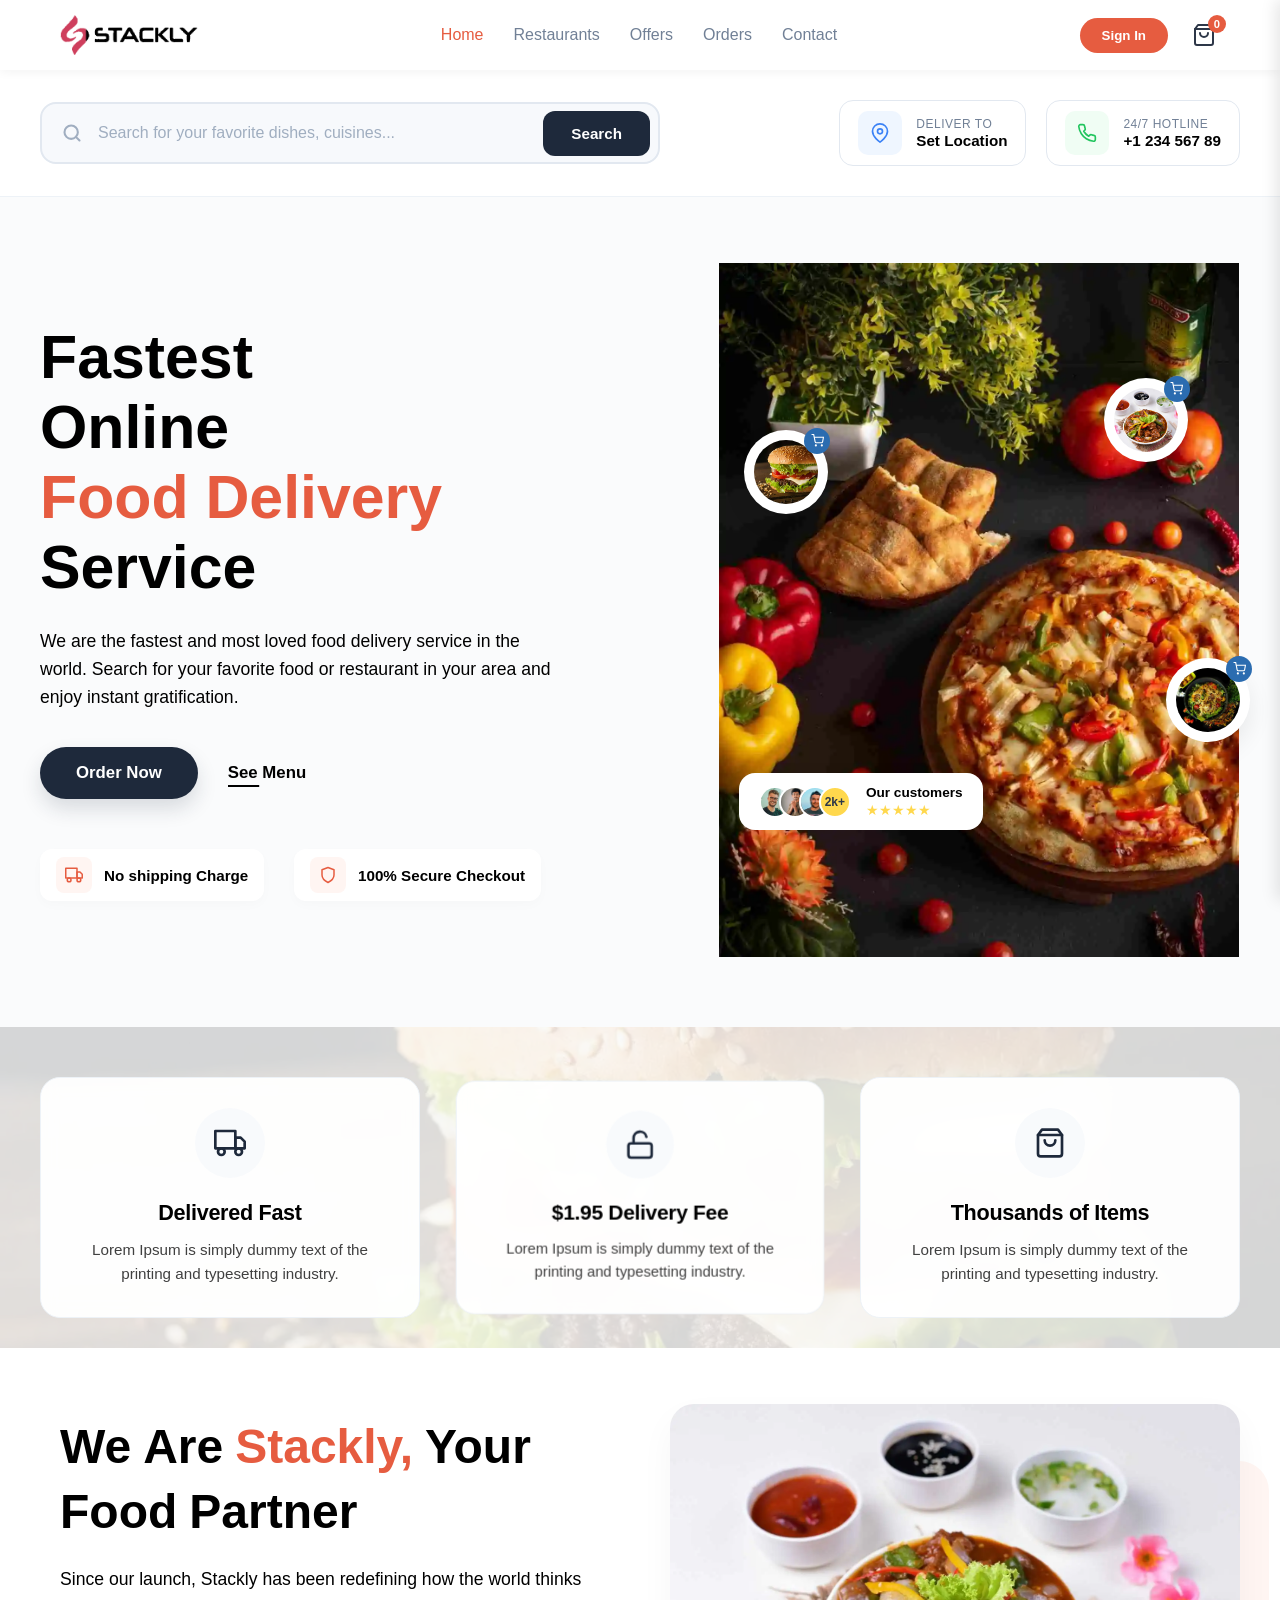
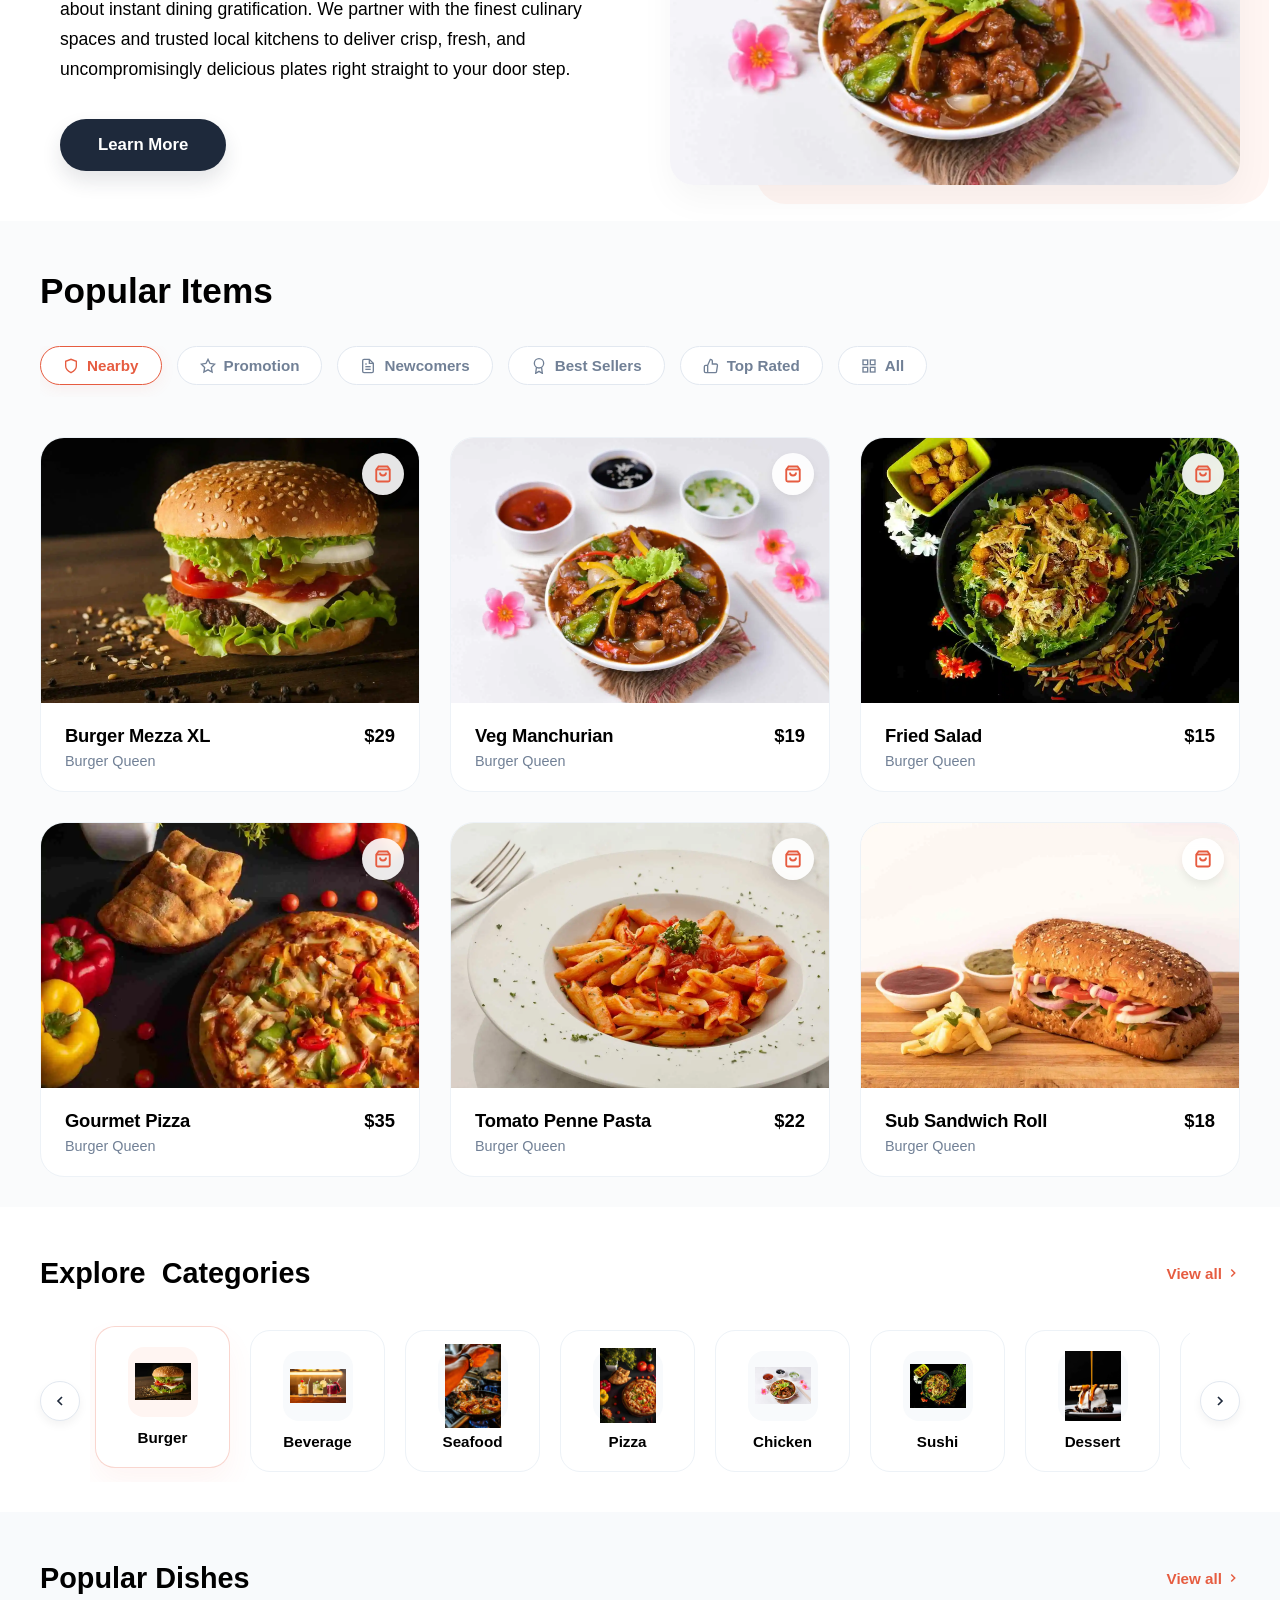
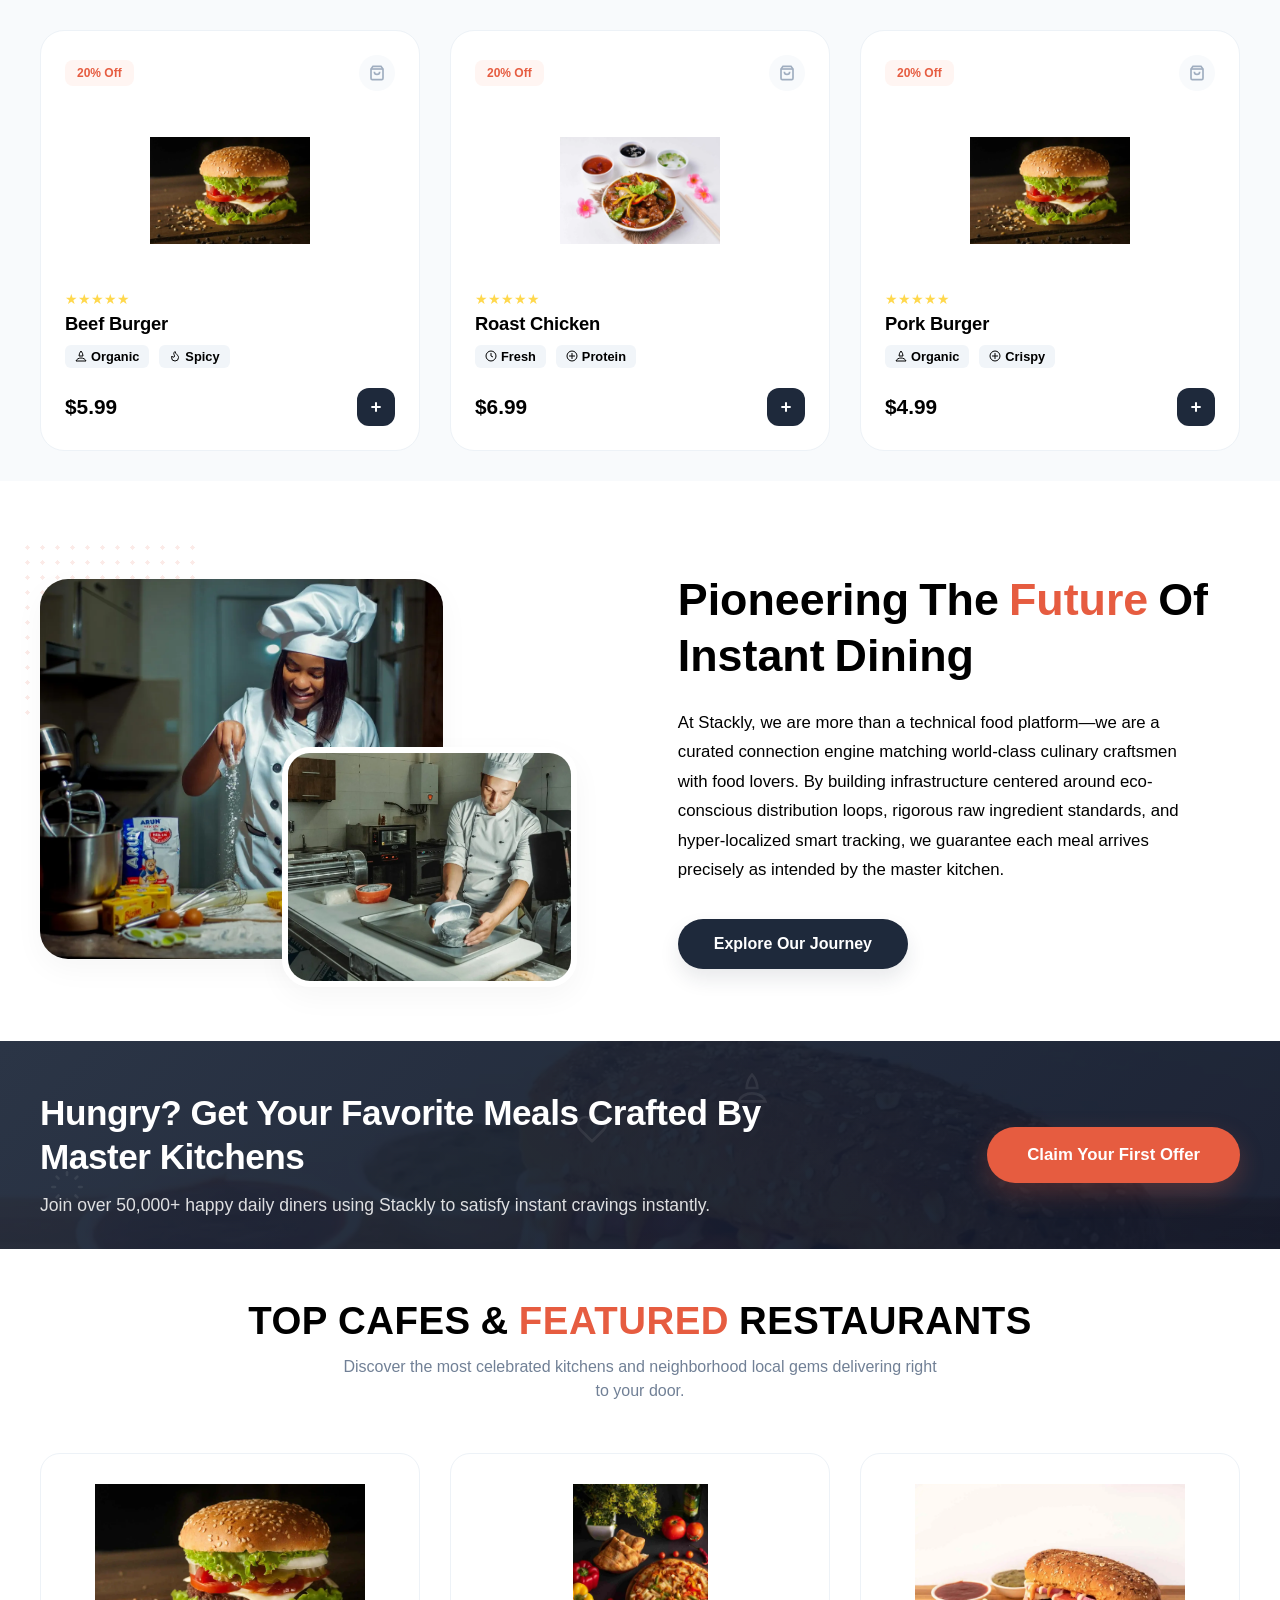
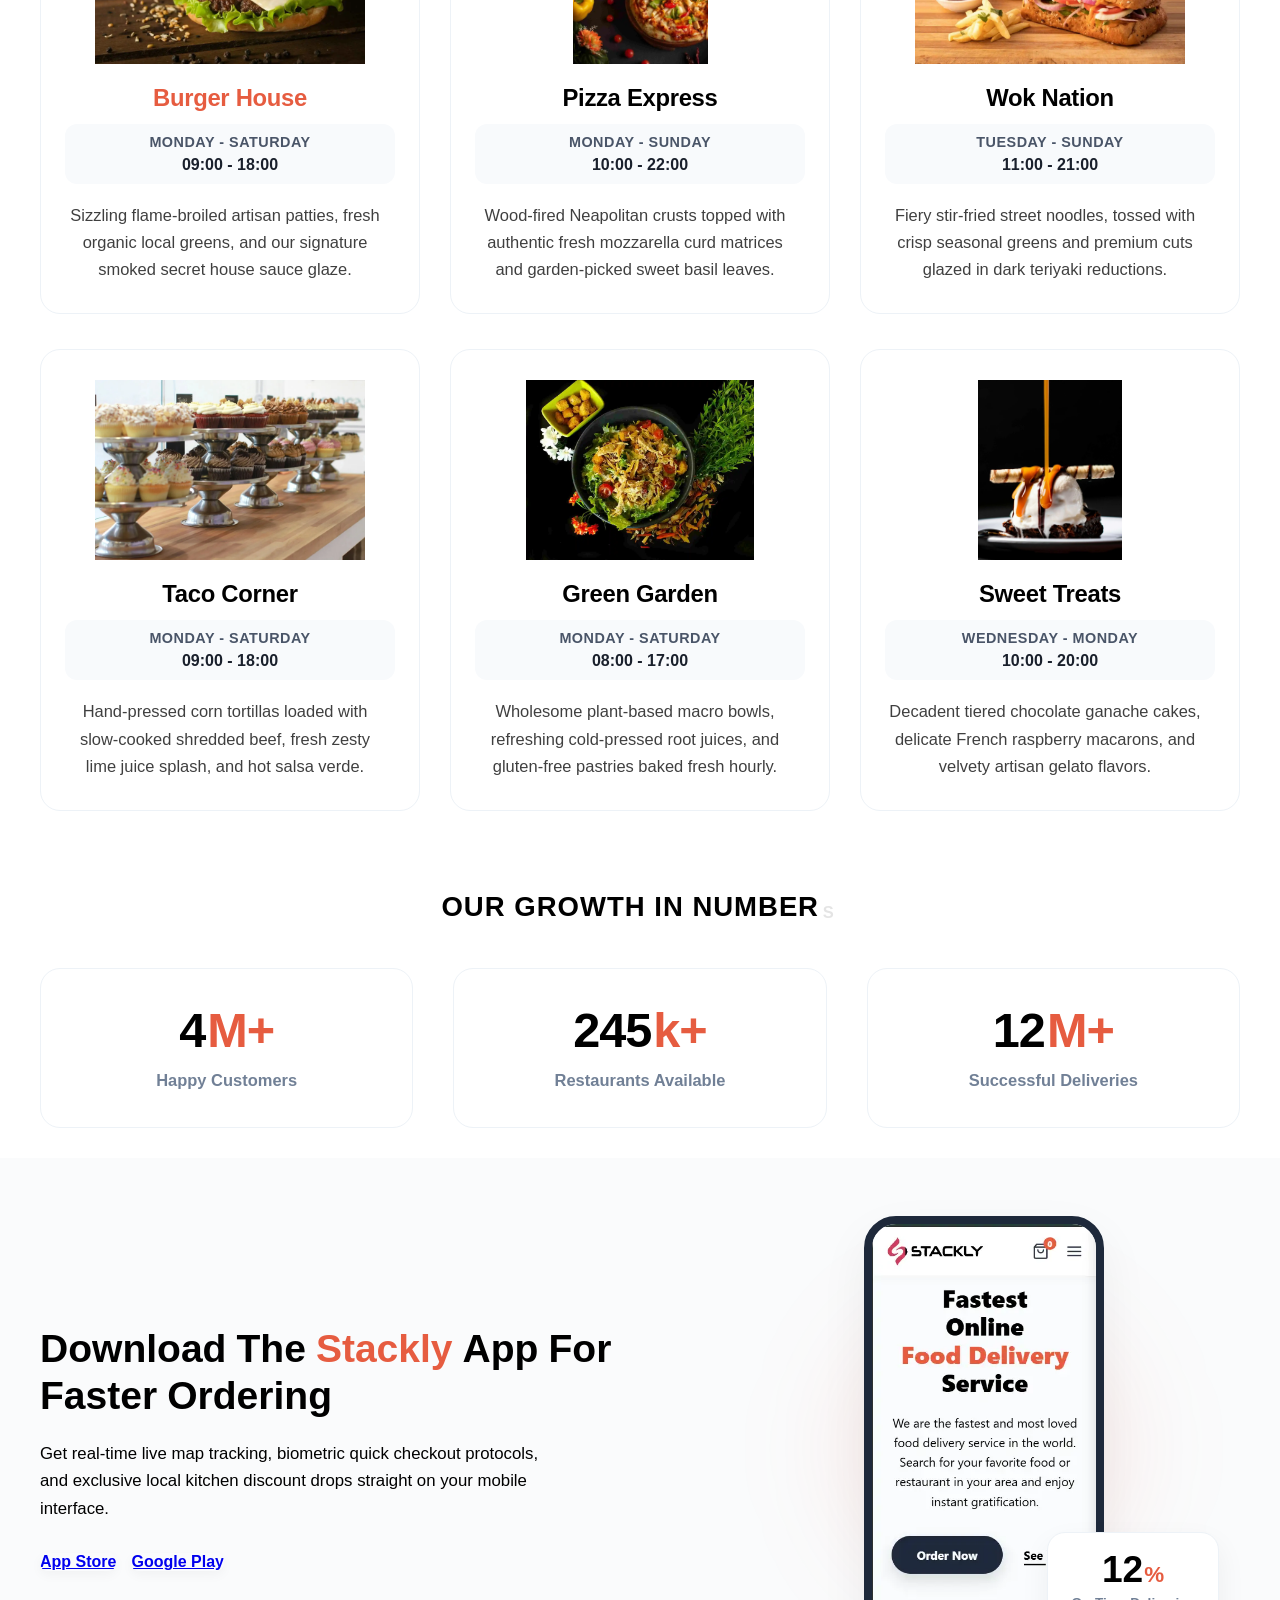
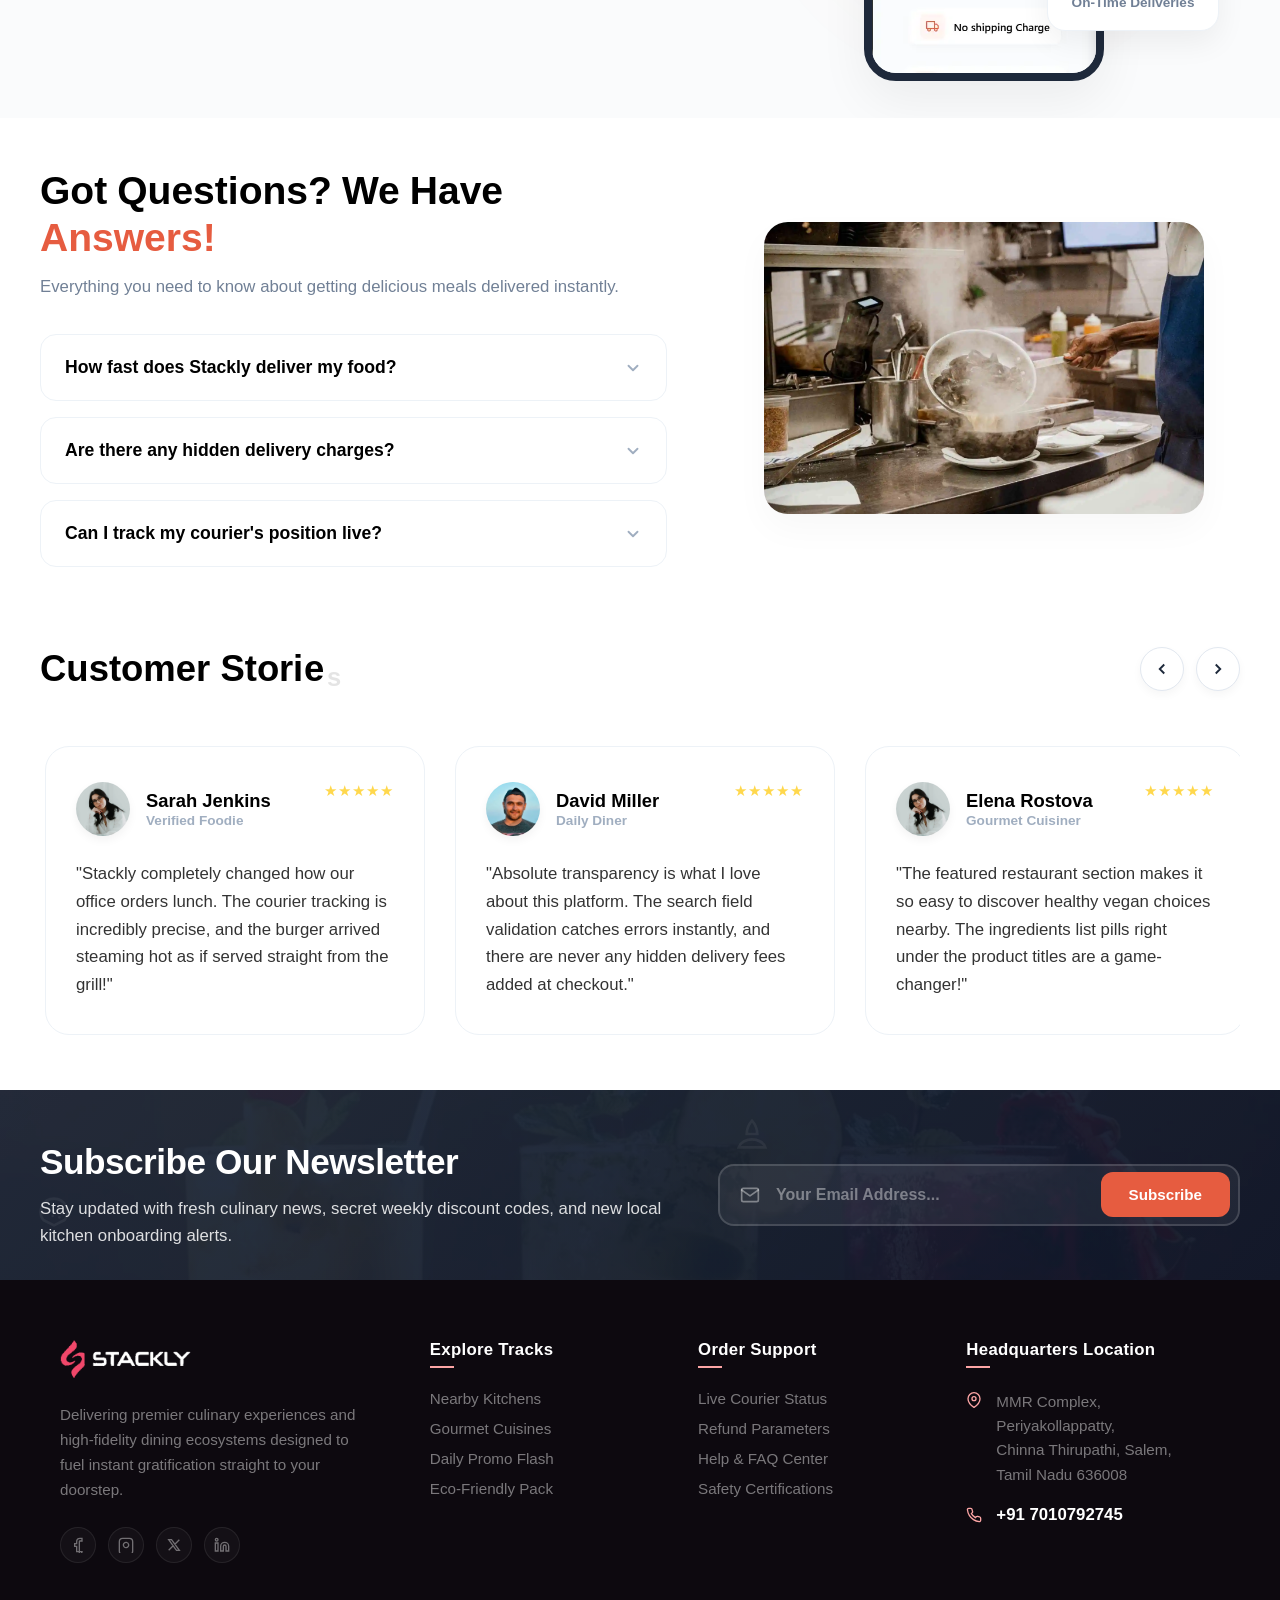
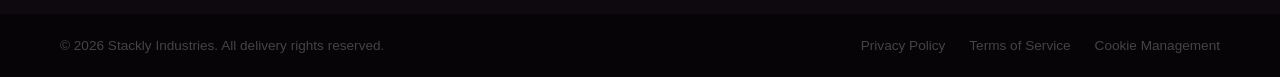
<file: index.html>
<!DOCTYPE html>
<html lang="en">
<head>
    <meta charset="UTF-8">
    <meta name="viewport" content="width=device-width, initial-scale=1.0">
    <title>Stackly - Food Delivery</title>
    <!-- FontAwesome for background food icons -->
    <link rel="stylesheet" href="https://cloudflare.com">
    <!-- Link to external CSS -->
    <link rel="stylesheet" href="style.css">
</head>
<body>

    <!-- PRELOADER PAGE -->
    <div id="preloader">
        <!-- Floating Decorative Vectors -->
        <i class="fa-solid fa-burger bg-icon"></i>
        <i class="fa-solid fa-pizza-slice bg-icon"></i>
        <i class="fa-solid fa-drumstick-bite bg-icon"></i>
        <i class="fa-solid fa-ice-cream bg-icon"></i>
        <i class="fa-solid fa-donut bg-icon"></i>
        <i class="fa-solid fa-hotdog bg-icon"></i>

        <div class="loader-content">
            <!-- Animated Scooter Vector -->
            <div class="scooter-wrapper">
                <div class="speed-lines"></div>
                <svg class="scooter-svg" viewBox="0 0 24 24">
                    <path d="M19 15c-1.66 0-3-1.34-3-3s1.34-3 3-3 3 1.34 3 3-1.34 3-3 3m-9-2c0-.55-.45-1-1-1H8v2h1c.55 0 1-.45 1-1m-4 2c-1.66 0-3-1.34-3-3s1.34-3 3-3 3 1.34 3 3-1.34 3-3 3m13.5-11H15v2h3.5c.28 0 .5.22.5.5v1.65l-2.08 4.16C16.58 9.53 16.1 9 15.5 9H11V7h1V5h-2v2h1v2H7.26c-.42-1.16-1.52-2-2.81-2-1.38 0-2.57.93-2.92 2.22L1 9.34V11h2.09c.35 1.29 1.54 2.22 2.92 2.22.84 0 1.6-.35 2.15-.92H11v1.42c-.6.47-1.08 1.12-1.35 1.88-1.27-.3-2.45-.6-3.65-.9l-.5 1.94c1.2.3 2.38.6 3.65.9C9.4 17.47 10.1 18 11 18h4.5c1.66 0 3-1.34 3-3v-1.78l2.67-5.34c.53-1.07-.25-2.38-1.45-2.38-.07 0-.15 0-.22.03V5.5c0-1.38-1.12-2.5-2.5-2.5z"/>
                </svg>
            </div>

            <!-- Brand Info -->
            <h1 class="brand-name">Stackly</h1>
            <p class="tagline">Deliciousness delivered instantly</p>

            <!-- Custom 2-second Bar -->
            <div class="progress-bar-container">
                <div class="progress-bar" id="progress"></div>
            </div>
        </div>
    </div>

    

<script>
    document.addEventListener("DOMContentLoaded", () => {
    const progressBar = document.getElementById("progress");
    const preloader = document.getElementById("preloader");

    // Start the progress bar animation immediately on DOM load
    setTimeout(() => {
        progressBar.style.width = "100%";
    }, 50);

    // Hide the preloader completely after exactly 2 seconds (2000 milliseconds)
    setTimeout(() => {
        preloader.classList.add("hide-preloader");
        document.body.style.overflow = "auto"; // Re-enable body scrolling
    }, 2000);
});

</script>

<header class="main-header">
        <div class="header-container">
            <!-- Brand Logo (Refreshes Page) -->
            <a href="index.html" class="logo-container" onclick="window.location.reload();">
                <img src="./assests/FD logo.webp" alt="Stackly Logo" class="brand-logo">
            </a>

            <!-- Desktop Navigation Menus (Centered) -->
            <nav class="nav-menu">
                <a href="index.html" class="nav-link active">Home</a>
                <a href="restaurants.html" class="nav-link">Restaurants</a>
                <a href="offers.html" class="nav-link">Offers</a>
                <a href="orders.html" class="nav-link">Orders</a>
                <a href="contact.html" class="nav-link">Contact</a>
            </nav>

            <!-- Right Side Actions (Auth, Cart, Hamburger Trigger) -->
            <div class="header-actions">
                 <a href="login.html">
    <button class="btn-auth">Sign In</button>
</a>
               
                
                <!-- Fixed Cart Icon using Inline SVG Vector -->
                <a href="404.html" class="cart-icon-btn" title="View Cart">
                    <svg class="header-svg-icon" viewBox="0 0 24 24" fill="none" stroke="currentColor" stroke-width="2" stroke-linecap="round" stroke-linejoin="round">
                        <path d="M6 2L3 6v14a2 2 0 0 0 2 2h14a2 2 0 0 0 2-2V6l-3-4z"></path>
                        <line x1="3" y1="6" x2="21" y2="6"></line>
                        <path d="M16 10a4 4 0 0 1-8 0"></path>
                    </svg>
                    <span class="cart-badge">0</span>
                </a>

                <!-- Mobile Hamburger Trigger using Inline SVG Vector -->
                <button class="hamburger-btn" id="hamburger-trigger" aria-label="Open Menu">
                    <svg class="header-svg-icon" viewBox="0 0 24 24" fill="none" stroke="currentColor" stroke-width="2" stroke-linecap="round" stroke-linejoin="round">
                        <line x1="3" y1="12" x2="21" y2="12"></line>
                        <line x1="3" y1="6" x2="21" y2="6"></line>
                        <line x1="3" y1="18" x2="21" y2="18"></line>
                    </svg>
                </button>
            </div>
        </div>
    </header>

    <!-- Mobile Navigation Drawer Overlay -->
    <div class="mobile-drawer-overlay" id="mobile-overlay"></div>

    <!-- Mobile Navigation Side Drawer (75% width) -->
    <aside class="mobile-drawer" id="mobile-drawer">
        <div class="drawer-header">
            <span class="drawer-brand">Stackly</span>
            <!-- Close Drawer Button using Inline SVG Vector -->
            <button class="close-drawer-btn" id="close-drawer" aria-label="Close Menu">
                <svg class="header-svg-icon" viewBox="0 0 24 24" fill="none" stroke="currentColor" stroke-width="2" stroke-linecap="round" stroke-linejoin="round">
                    <line x1="18" y1="6" x2="6" y2="18"></line>
                    <line x1="6" y1="6" x2="18" y2="18"></line>
                </svg>
            </button>
        </div>
        <nav class="mobile-nav-menu">
            <a href="index.html" class="mobile-nav-link active">Home</a>
            <a href="restaurants.html" class="mobile-nav-link">Restaurants</a>
            <a href="offers.html" class="mobile-nav-link">Offers</a>
            <a href="orders.html" class="mobile-nav-link">Orders</a>
            <a href="contact.html" class="mobile-nav-link">Contact</a>
        </nav>
        <div class="drawer-footer">
     <button class="btn-auth-mobile" onclick="window.location.href='login.html'">
    Sign In
</button>
        </div>
    </aside>

  

  



<script>
 document.addEventListener("DOMContentLoaded", () => {
    const hamburgerTrigger = document.getElementById("hamburger-trigger");
    const closeDrawerBtn = document.getElementById("close-drawer");
    const mobileOverlay = document.getElementById("mobile-overlay");
    const mobileDrawer = document.getElementById("mobile-drawer");
    const bodyElement = document.body;

    // Open Drawer Menu and Activate Scroll Lock
    function openMobileMenu() {
        mobileDrawer.classList.add("active");
        mobileOverlay.classList.add("active");
        bodyElement.classList.add("no-scroll");
    }

    // Close Drawer Menu and Restore Page Scrolling
    function closeMobileMenu() {
        mobileDrawer.classList.remove("active");
        mobileOverlay.classList.remove("active");
        bodyElement.classList.remove("no-scroll");
    }

    // Event Bindings
    if (hamburgerTrigger) {
        hamburgerTrigger.addEventListener("click", openMobileMenu);
    }

    if (closeDrawerBtn) {
        closeDrawerBtn.addEventListener("click", closeMobileMenu);
    }

    if (mobileOverlay) {
        mobileOverlay.addEventListener("click", closeMobileMenu);
    }
});


</script>

<!-- SEARCH & UTILITY LOCATION ROW -->
<section class="utility-section">
    <div class="utility-container">
        
        <!-- Left Side: Interactive Smart Search Field -->
        <div class="utility-search-box">
            <form id="hero-search-form" class="search-form-wrapper" novalidate>
                <div class="input-field-group">
                    <span class="input-icon">
                        <svg viewBox="0 0 24 24" fill="none" stroke="currentColor" stroke-width="2.5" stroke-linecap="round" stroke-linejoin="round"><circle cx="11" cy="11" r="8"></circle><line x1="21" y1="21" x2="16.65" y2="16.65"></line></svg>
                    </span>
                    <input type="text" id="food-search-input" placeholder="Search for your favorite dishes, cuisines..." autocomplete="off">
                    <span class="validation-bubble" id="search-error-msg">Please fill the field</span>
                </div>
                <button type="submit" class="btn-search-submit">Search</button>
            </form>
        </div>

        <!-- Right Side: Contact & Location Quick Filters -->
        <div class="utility-actions-box">
            <!-- Delivery Location Setup button -->
            <a href="404.html" class="utility-action-btn location-setup-btn" title="Set Location">
                <span class="action-icon-wrapper location-icon">
                    <svg viewBox="0 0 24 24" fill="none" stroke="currentColor" stroke-width="2" stroke-linecap="round" stroke-linejoin="round"><path d="M21 10c0 7-9 13-9 13s-9-6-9-13a9 9 0 0 1 18 0z"></path><circle cx="12" cy="10" r="3"></circle></svg>
                </span>
                <div class="action-btn-text">
                    <span class="btn-subtext">Deliver to</span>
                    <strong class="btn-maintext">Set Location</strong>
                </div>
            </a>

            <!-- Quick Support Hotline Callout -->
            <a href="404.html" class="utility-action-btn phone-support-btn" title="Call Support">
                <span class="action-icon-wrapper phone-icon">
                    <svg viewBox="0 0 24 24" fill="none" stroke="currentColor" stroke-width="2" stroke-linecap="round" stroke-linejoin="round"><path d="M22 16.92v3a2 2 0 0 1-2.18 2 19.79 19.79 0 0 1-8.63-3.07 19.5 19.5 0 0 1-6-6 19.79 19.79 0 0 1-3.07-8.67A2 2 0 0 1 4.11 2h3a2 2 0 0 1 2 1.72 12.84 12.84 0 0 0 .7 2.81 2 2 0 0 1-.45 2.11L8.09 9.91a16 16 0 0 0 6 6l1.27-1.27a2 2 0 0 1 2.11-.45 12.84 12.84 0 0 0 2.81.7A2 2 0 0 1 22 16.92z"></path></svg>
                </span>
                <div class="action-btn-text">
                    <span class="btn-subtext">24/7 Hotline</span>
                    <strong class="btn-maintext">+1 234 567 89</strong>
                </div>
            </a>
        </div>

    </div>
</section>

<style>
    /* --- Utility Section Structural Framework --- */
.utility-section {
    padding: 30px 20px;
    background-color: #ffffff;
    border-bottom: 1px solid #edf2f7;
    position: relative;
    z-index: 10;
}

.utility-container {
    max-width: 1200px;
    margin: 0 auto;
    display: flex;
    justify-content: space-between;
    align-items: center;
    gap: 30px;
    width: 100%;
}

/* --- Left Column: Form & Validation UI --- */
.utility-search-box {
    flex: 1;
    max-width: 620px;
}

.search-form-wrapper {
    display: flex;
    align-items: center;
    background-color: #f7f9fc;
    border: 2px solid #e2e8f0;
    border-radius: 16px;
    padding: 6px 8px;
    transition: border-color var(--transition-fast), box-shadow var(--transition-fast);
}

.search-form-wrapper:focus-within {
    border-color: var(--primary-color);
    box-shadow: 0 0 0 4px rgba(230, 92, 64, 0.1);
    background-color: #ffffff;
}

.input-field-group {
    position: relative;
    display: flex;
    align-items: center;
    flex: 1;
}

.input-icon {
    color: #a0aec0;
    margin-left: 12px;
    display: inline-flex;
    align-items: center;
}

.input-icon svg {
    width: 20px;
    height: 20px;
}

#food-search-input {
    width: 100%;
    border: none;
    background: transparent;
    padding: 14px 16px;
    font-size: 1rem;
    font-weight: 500;
    color: #000000;
    outline: none;
}

#food-search-input::placeholder {
    color: #a0aec0;
}

.btn-search-submit {
    background-color: #1e293b;
    color: var(--white);
    border: none;
    padding: 14px 28px;
    border-radius: 12px;
    font-weight: 700;
    font-size: 0.95rem;
    cursor: pointer;
    transition: background-color var(--transition-fast), transform 0.1s ease;
}

.btn-search-submit:hover {
    background-color: var(--primary-color);
}

.btn-search-submit:active {
    transform: scale(0.97);
}

/* Intelligent Validation Bubble Popup */
.validation-bubble {
    position: absolute;
    bottom: calc(100% + 15px);
    left: 16px;
    background-color: #ff4d4d;
    color: var(--white);
    padding: 8px 16px;
    border-radius: 8px;
    font-size: 0.85rem;
    font-weight: 600;
    box-shadow: 0 4px 12px rgba(255, 77, 77, 0.25);
    opacity: 0;
    visibility: hidden;
    transform: translateY(10px);
    transition: opacity 0.3s cubic-bezier(0.175, 0.885, 0.32, 1.275), 
                transform 0.3s cubic-bezier(0.175, 0.885, 0.32, 1.275);
}

.validation-bubble::after {
    content: '';
    position: absolute;
    top: 100%;
    left: 20px;
    border-width: 6px;
    border-style: solid;
    border-color: #ff4d4d transparent transparent transparent;
}

.validation-bubble.show-error {
    opacity: 1;
    visibility: visible;
    transform: translateY(0);
}

/* Shake Animation Framework for errors */
@keyframes errorShake {
    0%, 100% { transform: translateX(0); }
    20%, 60% { transform: translateX(-6px); }
    40%, 80% { transform: translateX(6px); }
}

.search-form-wrapper.shake {
    animation: errorShake 0.4s ease-in-out;
    border-color: #ff4d4d !important;
}

/* --- Right Column: Utility Action Cards --- */
.utility-actions-box {
    display: flex;
    align-items: center;
    gap: 20px;
}

.utility-action-btn {
    display: flex;
    align-items: center;
    gap: 14px;
    background-color: #ffffff;
    border: 1px solid #e2e8f0;
    padding: 10px 18px;
    border-radius: 14px;
    text-decoration: none;
    transition: border-color var(--transition-fast), box-shadow var(--transition-fast), transform var(--transition-fast);
}

.utility-action-btn:hover {
    border-color: var(--primary-color);
    box-shadow: 0 6px 16px rgba(0, 0, 0, 0.04);
    transform: translateY(-2px);
}

.action-icon-wrapper {
    width: 44px;
    height: 44px;
    border-radius: 10px;
    display: flex;
    align-items: center;
    justify-content: center;
    transition: background-color var(--transition-fast), color var(--transition-fast);
}

.location-icon { background-color: #eff6ff; color: #3b82f6; }
.phone-icon { background-color: #f0fdf4; color: #22c55e; }

.utility-action-btn:hover .location-icon { background-color: #3b82f6; color: var(--white); }
.utility-action-btn:hover .phone-icon { background-color: #22c55e; color: var(--white); }

.action-icon-wrapper svg {
    width: 20px;
    height: 20px;
}

.action-btn-text {
    display: flex;
    flex-direction: column;
}

.btn-subtext {
    font-size: 0.75rem;
    color: #718096;
    font-weight: 500;
    text-transform: uppercase;
    letter-spacing: 0.5px;
}

.btn-maintext {
    font-size: 0.95rem;
    color: #000000;
    font-weight: 700;
    margin-top: 1px;
}

/* --- Cross-Device Grid Responsiveness --- */
@media (max-width: 991px) {
    .utility-container {
        flex-direction: column;
        align-items: stretch;
        gap: 20px;
    }
    .utility-search-box {
        max-width: 100%;
    }
    .utility-actions-box {
        justify-content: flex-start;
    }
}

@media (max-width: 580px) {
    .utility-actions-box {
        flex-direction: column;
        align-items: stretch;
        gap: 12px;
    }
    .search-form-wrapper {
        flex-direction: column;
        padding: 8px;
        gap: 8px;
        border-radius: 12px;
    }
    .input-field-group {
        width: 100%;
    }
    #food-search-input {
        padding: 10px 12px;
    }
    .btn-search-submit {
        width: 100%;
        padding: 12px;
    }
    .validation-bubble {
        bottom: auto;
        top: calc(100% + 8px);
        left: 0;
        width: 100%;
        text-align: center;
        z-index: 20;
    }
    .validation-bubble::after {
        display: none; /* Hide standard structural pointer on small views */
    }
}

</style>

<script>
    // --- Search Field Inline Validation Mechanics ---
document.addEventListener("DOMContentLoaded", () => {
    const searchForm = document.getElementById("hero-search-form");
    const searchInput = document.getElementById("food-search-input");
    const errorMsg = document.getElementById("search-error-msg");

    if (searchForm && searchInput && errorMsg) {
        searchForm.addEventListener("submit", (e) => {
            e.preventDefault(); // Pause pipeline to evaluate content space
            
            const queryValue = searchInput.value.trim();

            if (queryValue === "") {
                // Trigger structural error configuration flags
                searchForm.classList.add("shake");
                errorMsg.classList.add("show-error");

                // Reset animation classes after visual completion sequence
                setTimeout(() => {
                    searchForm.classList.remove("shake");
                }, 400);
            } else {
                // Input validation passes successfully -> route directly into 404 page layout
                window.location.href = "404.html";
            }
        });

        // Proactively hide visual error indicators when the user types a correction
        searchInput.addEventListener("input", () => {
            if (searchInput.value.trim() !== "") {
                errorMsg.classList.remove("show-error");
            }
        });
    }
});

</script>
<section class="hero-section">
    <div class="hero-container">
        
        <!-- Left Side Text & Action Column -->
        <div class="hero-left-content">
            <h1 class="hero-title">
                <span class="slide-word left">Fastest</span>
                <span class="slide-word right">Online</span>
                <span class="slide-word left accent-text">Food Delivery</span>
                <span class="slide-word right">Service</span>
            </h1>
            
            <p class="hero-description">
                We are the fastest and most loved food delivery service in the world. Search for your favorite food or restaurant in your area and enjoy instant gratification.
            </p>
            
            <div class="hero-cta-group">
            <button class="btn-primary-cta" onclick="window.location.href='404.html'">
    Order Now
</button>
                <a href="404.html" class="btn-text-link">See Menu</a>
            </div>
            
            <!-- Sequential Trust Badges -->
            <div class="hero-features-list">
                <div class="feature-item">
                    <div class="feature-icon-box">
                        <svg viewBox="0 0 24 24" fill="none" stroke="currentColor" stroke-width="2" stroke-linecap="round" stroke-linejoin="round"><rect x="1" y="3" width="15" height="13"></rect><polygon points="16 8 20 8 23 11 23 16 16 16 16 8"></polygon><circle cx="5.5" cy="18.5" r="2.5"></circle><circle cx="18.5" cy="18.5" r="2.5"></circle></svg>
                    </div>
                    <span class="feature-text">No shipping Charge</span>
                </div>
                <div class="feature-item">
                    <div class="feature-icon-box">
                        <svg viewBox="0 0 24 24" fill="none" stroke="currentColor" stroke-width="2" stroke-linecap="round" stroke-linejoin="round"><path d="M12 22s8-4 8-10V5l-8-3-8 3v7c0 6 8 10 8 10z"></path></svg>
                    </div>
                    <span class="feature-text">100% Secure Checkout</span>
                </div>
            </div>
        </div>

        <!-- Right Side Banner Imagery -->
        <div class="hero-right-graphics">
            <!-- Yellow Backdrop Disc -->
            <div class="yellow-circle-backdrop"></div>
            
            <!-- Main Courier Component Image -->
            <div class="main-image-wrapper">
                <img src="./assests/hero img pi.webp" alt="Stackly Delivery Rider" class="delivery-hero-img">
            </div>

            <!-- Floating Product Food Badges -->
            <div class="floating-badge badge-burger">
                <img src="./assests/burger.webp" alt="Burger Choice">
                <span class="badge-cart-indicator"><svg viewBox="0 0 24 24" fill="none" stroke="currentColor" stroke-width="2"><circle cx="9" cy="21" r="1"></circle><circle cx="20" cy="21" r="1"></circle><path d="M1 1h4l2.68 13.39a2 2 0 0 0 2 1.61h9.72a2 2 0 0 0 2-1.61L23 6H6"></path></svg></span>
            </div>
            <div class="floating-badge badge-hotdog">
                <img src="./assests/manchurian.webp" alt="Hotdog Choice">
                <span class="badge-cart-indicator"><svg viewBox="0 0 24 24" fill="none" stroke="currentColor" stroke-width="2"><circle cx="9" cy="21" r="1"></circle><circle cx="20" cy="21" r="1"></circle><path d="M1 1h4l2.68 13.39a2 2 0 0 0 2 1.61h9.72a2 2 0 0 0 2-1.61L23 6H6"></path></svg></span>
            </div>
            <div class="floating-badge badge-combo">
                <img src="./assests/salad veg.webp" alt="Meal Choice">
                <span class="badge-cart-indicator"><svg viewBox="0 0 24 24" fill="none" stroke="currentColor" stroke-width="2"><circle cx="9" cy="21" r="1"></circle><circle cx="20" cy="21" r="1"></circle><path d="M1 1h4l2.68 13.39a2 2 0 0 0 2 1.61h9.72a2 2 0 0 0 2-1.61L23 6H6"></path></svg></span>
            </div>

            <!-- Social Proof Floating Review Card -->
            <div class="floating-card-customers">
                <div class="customer-avatar-row">
                    <img src="./assests/aris.webp" alt="User 1" class="avatar-thumb">
                    <img src="./assests/arjun.webp" alt="User 2" class="avatar-thumb">
                    <img src="./assests/devon mill.webp" alt="User 3" class="avatar-thumb">
                    <div class="avatar-count-badge">2k+</div>
                </div>
                <div class="customer-card-text">
                    <strong>Our customers</strong>
                    <span class="rating-stars">★★★★★</span>
                </div>
            </div>
        </div>

    </div>
</section>

<style>
    /* --- Global Theme Reference Tokens --- */
:root {
    --primary-color: #e65c40; 
    --text-dark: #2d3748;
    --text-light: #718096;
    --white: #ffffff;
}

/* --- Hero Layout Structural Container --- */
.hero-section {
    padding: 80px 20px;
    background-color: #fafbfc;
    overflow: hidden;
    min-height: calc(100vh - 70px);
    display: flex;
    align-items: center;
}

.hero-container {
    max-width: 1200px;
    margin: 0 auto;
    display: grid;
    grid-template-columns: 1.1fr 0.9fr;
    gap: 40px;
    align-items: center;
    width: 100%;
}

/* --- Typography Color & Entry Sequences --- */
.hero-left-content {
    display: flex;
    flex-direction: column;
}

.hero-title {
    font-size: 3.8rem;
    font-weight: 800;
    line-height: 1.15;
    color: #000000; /* Solid Black */
    margin-bottom: 24px;
    display: flex;
    flex-direction: column;
}

.accent-text {
    color: var(--primary-color);
}

/* Staggered text component inputs */
.slide-word {
    display: inline-block;
    opacity: 0;
    animation: slideInWord 0.8s cubic-bezier(0.16, 1, 0.3, 1) forwards;
}

.slide-word.left { transform: translateX(-60px); }
.slide-word.right { transform: translateX(60px); }

.slide-word:nth-child(1) { animation-delay: 0.1s; }
.slide-word:nth-child(2) { animation-delay: 0.2s; }
.slide-word:nth-child(3) { animation-delay: 0.3s; }
.slide-word:nth-child(4) { animation-delay: 0.4s; }

@keyframes slideInWord {
    to {
        opacity: 1;
        transform: translateX(0);
    }
}

.hero-description {
    font-size: 1.1rem;
    color: #000000; /* Solid Black */
    line-height: 1.6;
    margin-bottom: 35px;
    max-width: 520px;
    opacity: 0;
    transform: translateY(20px);
    animation: fadeInUpContent 0.8s cubic-bezier(0.16, 1, 0.3, 1) 0.5s forwards;
}

.hero-cta-group {
    display: flex;
    align-items: center;
    gap: 30px;
    margin-bottom: 50px;
    opacity: 0;
    transform: translateY(20px);
    animation: fadeInUpContent 0.8s cubic-bezier(0.16, 1, 0.3, 1) 0.6s forwards;
}

@keyframes fadeInUpContent {
    to {
        opacity: 1;
        transform: translateY(0);
    }
}

/* --- Call To Action Buttons & Hovers --- */
.btn-primary-cta {
    background-color: #1e293b;
    color: var(--white);
    border: none;
    padding: 16px 36px;
    border-radius: 30px;
    font-size: 1.05rem;
    font-weight: 700;
    cursor: pointer;
    box-shadow: 0 10px 20px rgba(30, 41, 59, 0.15);
    transition: all 0.3s cubic-bezier(0.25, 0.8, 0.25, 1);
}

.btn-primary-cta:hover {
    background-color: var(--primary-color);
    box-shadow: 0 12px 24px rgba(230, 92, 64, 0.3);
    transform: translateY(-3px);
}

.btn-text-link {
    font-size: 1.05rem;
    font-weight: 700;
    color: #000000;
    text-decoration: none;
    position: relative;
    padding: 4px 0;
}

.btn-text-link::after {
    content: '';
    position: absolute;
    bottom: 0;
    left: 0;
    width: 100%;
    height: 2px;
    background-color: #000000;
    transform: scaleX(0.4);
    transform-origin: left;
    transition: transform 0.3s ease;
}

.btn-text-link:hover::after {
    transform: scaleX(1);
    background-color: var(--primary-color);
}

.btn-text-link:hover {
    color: var(--primary-color);
}

/* --- Trust Indicator Features --- */
.hero-features-list {
    display: flex;
    gap: 30px;
    flex-wrap: wrap;
}

.feature-item {
    display: flex;
    align-items: center;
    gap: 12px;
    opacity: 0;
    transform: scale(0.9);
    animation: popInFeature 0.6s cubic-bezier(0.34, 1.56, 0.64, 1) forwards;
    padding: 8px 16px;
    background: var(--white);
    border-radius: 12px;
    box-shadow: 0 4px 12px rgba(0,0,0,0.02);
    transition: transform 0.3s ease, box-shadow 0.3s ease;
}

.feature-item:hover {
    transform: translateY(-4px) scale(1.02);
    box-shadow: 0 8px 20px rgba(0,0,0,0.06);
}

.feature-item:nth-child(1) { animation-delay: 0.8s; }
.feature-item:nth-child(2) { animation-delay: 0.9s; }

@keyframes popInFeature {
    to {
        opacity: 1;
        transform: scale(1);
    }
}

.feature-icon-box {
    width: 36px;
    height: 36px;
    background-color: #fff5f2;
    border-radius: 8px;
    display: flex;
    align-items: center;
    justify-content: center;
    color: var(--primary-color);
}

.feature-icon-box svg {
    width: 18px;
    height: 18px;
    stroke: currentColor;
}

.feature-text {
    font-size: 0.95rem;
    font-weight: 600;
    color: #000000;
}

/* --- Graphical Composition Alignment --- */
.hero-right-graphics {
    position: relative;
    display: flex;
    justify-content: center;
    align-items: center;
    height: 520px;
}

.yellow-circle-backdrop {
    position: absolute;
    width: 440px;
    height: 440px;
    background-color: #ffd84d; 
    border-radius: 50%;
    z-index: 1;
}

.main-image-wrapper {
    position: relative;
    z-index: 2;
    width: 100%;
    max-width: 520px;
    transition: transform 0.5s cubic-bezier(0.25, 0.8, 0.25, 1);
}

.main-image-wrapper:hover {
    transform: scale(1.03) translateY(-5px);
}

.delivery-hero-img {
    width: 100%;
    height: auto;
    object-fit: contain;
}

/* --- Floating Elements & Badges --- */
.floating-badge {
    position: absolute;
    background-color: var(--white);
    padding: 10px;
    border-radius: 50%;
    box-shadow: 0 10px 25px rgba(0, 0, 0, 0.08);
    z-index: 3;
    width: 84px;
    height: 84px;
    display: flex;
    align-items: center;
    justify-content: center;
    transition: transform 0.3s ease, box-shadow 0.3s ease;
}

.floating-badge img {
    width: 100%;
    height: 100%;
    object-fit: cover;
    border-radius: 50%;
}

.floating-badge:hover {
    transform: scale(1.15) translateY(-5px) !important;
    box-shadow: 0 15px 30px rgba(230, 92, 64, 0.2);
    cursor: pointer;
}

.badge-burger { top: 15%; left: 5%; animation: floatCycleOne 4s ease-in-out infinite alternate; }
.badge-hotdog { top: 5%; right: 10%; animation: floatCycleTwo 4.5s ease-in-out infinite alternate; }
.badge-combo { bottom: 25%; right: -2%; animation: floatCycleOne 3.8s ease-in-out infinite alternate 0.5s; }

.badge-cart-indicator {
    position: absolute;
    top: -2px;
    right: -2px;
    background-color: #2b6cb0;
    color: var(--white);
    width: 26px;
    height: 26px;
    border-radius: 50%;
    display: flex;
    align-items: center;
    justify-content: center;
}

.badge-cart-indicator svg {
    width: 13px;
    height: 13px;
    stroke: currentColor;
}

@keyframes floatCycleOne {
    0% { transform: translateY(0); }
    100% { transform: translateY(-15px); }
}

@keyframes floatCycleTwo {
    0% { transform: translateY(0); }
    100% { transform: translateY(15px); }
}

/* --- Customer Review Floating Card --- */
.floating-card-customers {
    position: absolute;
    bottom: 8%;
    left: 4%;
    background-color: var(--white);
    padding: 12px 20px;
    border-radius: 16px;
    box-shadow: 0 12px 30px rgba(0,0,0,0.06);
    z-index: 4;
    display: flex;
    align-items: center;
    gap: 15px;
    animation: floatCycleTwo 5s ease-in-out infinite alternate 0.2s;
    transition: transform 0.3s ease;
}

.floating-card-customers:hover {
    transform: scale(1.05);
}

.customer-avatar-row {
    display: flex;
    align-items: center;
}

.avatar-thumb {
    width: 32px;
    height: 32px;
    border-radius: 50%;
    border: 2px solid var(--white);
    margin-right: -12px;
    object-fit: cover;
}

.avatar-count-badge {
    width: 32px;
    height: 32px;
    border-radius: 50%;
    background-color: #ffd84d;
    color: var(--text-dark);
    font-size: 0.75rem;
    font-weight: 700;
    border: 2px solid var(--white);
    display: flex;
    align-items: center;
    justify-content: center;
}

.customer-card-text {
    display: flex;
    flex-direction: column;
}

.customer-card-text strong {
    font-size: 0.85rem;
    color: #000000;
}

.rating-stars {
    color: #ffd84d;
    font-size: 0.85rem;
    margin-top: 2px;
}

/* --- Responsive Breakpoints --- */
@media (max-width: 1024px) {
    .hero-title { font-size: 3rem; }
    .yellow-circle-backdrop { width: 360px; height: 360px; }
}

@media (max-width: 768px) {
    .hero-container {
        grid-template-columns: 1fr;
        text-align: center;
        gap: 60px;
    }
    .hero-title { align-items: center; font-size: 2.8rem; }
    .hero-description { margin: 0 auto 35px auto; }
    .hero-cta-group { justify-content: center; }
    .hero-features-list { justify-content: center; }
    .hero-right-graphics { height: 440px; order: -1; }
    .yellow-circle-backdrop { width: 320px; height: 320px; }
    .floating-badge { width: 70px; height: 70px; }
}

@media (max-width: 480px) {
    .hero-title { font-size: 2.2rem; }
    .floating-card-customers { display: none; } 
    .yellow-circle-backdrop { width: 260px; height: 260px; }
}

</style>

<script>
    document.addEventListener("DOMContentLoaded", () => {
    const primaryCta = document.querySelector('.btn-primary-cta');
    if (primaryCta) {
        primaryCta.addEventListener('click', () => {
            primaryCta.style.transform = 'scale(0.95)';
            setTimeout(() => {
                primaryCta.style.transform = 'none';
            }, 100);
        });
    }
});

</script>

<!-- FEATURES SHOWCASE ROW -->
<section class="features-showcase-section">
    <!-- Dedicated Graphic Image Tag for full-bleed section background visual -->
    <img src="./assests/burger.webp" alt="Showcase Background" class="features-bg-image-layer">

    <div class="features-showcase-container" id="features-swap-container">
        
        <!-- Feature Item 1 -->
        <div class="feature-card" style="order: 0;">
            <div class="feature-card-icon-box">
                <!-- Thousands of Items SVG -->
                <svg viewBox="0 0 24 24" fill="none" stroke="currentColor" stroke-width="2" stroke-linecap="round" stroke-linejoin="round">
                    <path d="M6 2L3 6v14a2 2 0 0 0 2 2h14a2 2 0 0 0 2-2V6l-3-4z"></path>
                    <line x1="3" y1="6" x2="21" y2="6"></line>
                    <path d="M16 10a4 4 0 0 1-8 0"></path>
                </svg>
            </div>
            <h3 class="feature-card-title">Thousands of Items</h3>
            <p class="feature-card-desc">Lorem Ipsum is simply dummy text of the printing and typesetting industry.</p>
        </div>

        <!-- Feature Item 2 -->
        <div class="feature-card" style="order: 1;">
            <div class="feature-card-icon-box">
                <!-- Delivered Fast SVG -->
                <svg viewBox="0 0 24 24" fill="none" stroke="currentColor" stroke-width="2" stroke-linecap="round" stroke-linejoin="round">
                    <rect x="1" y="3" width="15" height="13"></rect>
                    <polygon points="16 8 20 8 23 11 23 16 16 16 16 8"></polygon>
                    <circle cx="5.5" cy="18.5" r="2.5"></circle>
                    <circle cx="18.5" cy="18.5" r="2.5"></circle>
                </svg>
            </div>
            <h3 class="feature-card-title">Delivered Fast</h3>
            <p class="feature-card-desc">Lorem Ipsum is simply dummy text of the printing and typesetting industry.</p>
        </div>

        <!-- Feature Item 3 -->
        <div class="feature-card" style="order: 2;">
            <div class="feature-card-icon-box">
                <!-- Delivery Fee SVG -->
                <svg viewBox="0 0 24 24" fill="none" stroke="currentColor" stroke-width="2" stroke-linecap="round" stroke-linejoin="round">
                    <rect x="3" y="11" width="18" height="11" rx="2" ry="2"></rect>
                    <path d="M7 11V7a5 5 0 0 1 9.9-1"></path>
                </svg>
            </div>
            <h3 class="feature-card-title">$1.95 Delivery Fee</h3>
            <p class="feature-card-desc">Lorem Ipsum is simply dummy text of the printing and typesetting industry.</p>
        </div>

    </div>
</section>

<style>
    /* --- Features Showcase Framework --- */
.features-showcase-section {
    /* Precise requested padding profile: 50px top, 30px bottom */
    padding: 50px 20px 30px 20px;
    position: relative;
    overflow: hidden;
    background-color: #fafbfc; /* Fallback baseline coloration */
}

/* --- Section Background Visual Layer --- */
.features-bg-image-layer {
    position: absolute;
    top: 0;
    left: 0;
    width: 100%;
    height: 100%;
    object-fit: cover;
    z-index: 1;
    pointer-events: none;
    opacity: 0.15; /* Subdued opacity level so text components retain high readability contrast */
}

.features-showcase-container {
    max-width: 1200px;
    margin: 0 auto;
    display: grid;
    grid-template-columns: repeat(3, 1fr);
    gap: 30px;
    width: 100%;
    position: relative;
    z-index: 2; /* Forces content hierarchy to render reliably above graphic image base */
}

/* --- Feature Cards & Interactive Glow States --- */
.feature-card {
    background-color: rgba(255, 255, 255, 0.95); /* Semi-transparent backplate overlay */
    backdrop-filter: blur(8px); /* Modern glassmorphism blur effect */
    border-radius: 20px;
    padding: 30px 24px;
    text-align: center;
    border: 1px solid #edf2f7;
    transition: transform 0.6s cubic-bezier(0.34, 1.56, 0.64, 1), 
                box-shadow 0.4s ease, 
                border-color 0.4s ease,
                order 0.6s ease;
    display: flex;
    flex-direction: column;
    align-items: center;
}

/* Premium Glow and Lift Effect on Card Hover */
.feature-card:hover {
    transform: translateY(-8px) scale(1.02);
    border-color: rgba(230, 92, 64, 0.3);
    /* Multi-layered custom brand glow drop shadow */
    box-shadow: 0 20px 40px rgba(230, 92, 64, 0.1), 
                0 1px 3px rgba(230, 92, 64, 0.05);
}

/* --- Vector Icons Custom Customization --- */
.feature-card-icon-box {
    width: 70px;
    height: 70px;
    background-color: #f8fafc;
    border-radius: 50%;
    display: flex;
    align-items: center;
    justify-content: center;
    color: #1e293b;
    margin-bottom: 22px;
    transition: transform 0.4s ease, background-color 0.4s ease, color 0.4s ease, box-shadow 0.4s ease;
}

.feature-card-icon-box svg {
    width: 32px;
    height: 32px;
    stroke: currentColor;
    transition: transform 0.4s cubic-bezier(0.175, 0.885, 0.32, 1.275);
}

/* Dynamic Vector Swap Interaction */
.feature-card:hover .feature-card-icon-box {
    background-color: var(--primary-color);
    color: var(--white);
    transform: rotate(360deg);
    box-shadow: 0 10px 20px rgba(230, 92, 64, 0.3);
}

.feature-card:hover .feature-card-icon-box svg {
    transform: scale(1.1);
}

/* --- Typography Colors --- */
.feature-card-title {
    font-size: 1.35rem;
    font-weight: 800;
    color: #000000; /* Pure black text headers */
    margin-bottom: 12px;
    letter-spacing: -0.3px;
}

.feature-card-desc {
    font-size: 0.95rem;
    color: #000000; /* Pure black narrative paragraph */
    line-height: 1.6;
    max-width: 280px;
    opacity: 0.75; /* Balanced initial contrast level */
    transition: opacity 0.3s ease;
}

.feature-card:hover .feature-card-desc {
    opacity: 1; /* Brightens up text to max absolute black clarity on hover */
}

/* --- Layout Responsiveness Breakpoints --- */
@media (max-width: 991px) {
    .features-showcase-container {
        grid-template-columns: repeat(2, 1fr);
        gap: 20px;
    }
}

@media (max-width: 640px) {
    .features-showcase-container {
        grid-template-columns: 1fr;
        gap: 16px;
    }
    .feature-card {
        padding: 24px 20px;
    }
}

</style>

<script>
    // --- High-Performance Position Swapping Sequence Matrix ---
document.addEventListener("DOMContentLoaded", () => {
    const container = document.getElementById("features-swap-container");
    
    if (container) {
        // Collect card elements inside the wrapper structure array context
        let cards = Array.from(container.querySelectorAll(".feature-card"));

        // Run position swap mechanics precisely every 2 seconds (2000 milliseconds)
        setInterval(() => {
            let currentCards = Array.from(container.querySelectorAll(".feature-card"));
            
            // Sort array dynamically according to active css inline order metrics
            currentCards.sort((a, b) => parseInt(a.style.order) - parseInt(b.style.order));

            // Cache the value mapping configuration of the last element's location
            let lastOrder = currentCards[currentCards.length - 1].style.order;
            
            // Cycle current arrangement mappings downstream
            for (let i = currentCards.length - 1; i > 0; i--) {
                currentCards[i].style.order = currentCards[i - 1].style.order;
            }
            currentCards[0].style.order = lastOrder;

            // Trigger a minor mechanical scaling pulse to indicate change updates
            currentCards.forEach(card => {
                card.style.transform = 'scale(0.97)';
                setTimeout(() => {
                    card.style.transform = '';
                }, 300);
            });

        }, 2000);
    }
});

</script>

<!-- ABOUT SECTION -->
<section class="about-section" id="about-trigger-zone">
    <div class="about-container">
        
        <!-- Left Side Column: Text content layout stack -->
        <div class="about-left-content">
            <!-- Scroll Animated Word-by-Word Title Construction -->
            <h2 class="about-title" id="scroll-word-title">
                <span class="scroll-word">We</span>
                <span class="scroll-word">Are</span>
                <span class="scroll-word accent">Stackly,</span>
                <span class="scroll-word">Your</span>
                <span class="scroll-word">Food</span>
                <span class="scroll-word">Partner</span>
            </h2>
            
            <p class="about-description" id="about-para-slide">
                Since our launch, Stackly has been redefining how the world thinks about instant dining gratification. We partner with the finest culinary spaces and trusted local kitchens to deliver crisp, fresh, and uncompromisingly delicious plates right straight to your door step.
            </p>
            
            <div class="about-cta-container">
             <button class="btn-about-floating-cta" onclick="window.location.href='404.html'">
    Learn More
</button>
            </div>
        </div>

        <!-- Right Side Column: Image Composition Layout -->
        <div class="about-right-media" id="about-img-slide">
            <!-- Decorative Background Graphic Element -->
            <div class="about-media-backdrop"></div>
            <!-- Main Content Image Wrapper Grid -->
            <div class="about-image-frame">
                <img src="./assests/manchurian.webp" alt="Stackly Kitchen Story" class="about-main-img">
            </div>
        </div>

    </div>
</section>

<style>
    /* --- About Section Structural Architecture --- */
.about-section {
    /* Enforces explicit custom constraint criteria: 50px top padding, 30px bottom padding */
    padding: 50px 20px 30px 20px;
    background-color: #ffffff;
    overflow: hidden;
    position: relative;
}

.about-container {
    max-width: 1200px;
    margin: 0 auto;
    display: grid;
    grid-template-columns: 1fr 1fr;
    gap: 60px;
    align-items: center;
    width: 100%;
}

/* --- Left Column Elements & Content Glow Profiles --- */
.about-left-content {
    display: flex;
    flex-direction: column;
    padding: 20px;
    border-radius: 24px;
    background: transparent;
    transition: box-shadow 0.4s ease, border-color 0.4s ease, background-color 0.4s ease;
}

/* Custom Soft Brand Glow Transition Loop on Content Wrap Focus */
.about-left-content:hover {
    background-color: rgba(255, 255, 255, 0.8);
    box-shadow: 0 20px 50px rgba(230, 92, 64, 0.06), 
                0 4px 20px rgba(0, 0, 0, 0.02);
}

.about-title {
    font-size: 3rem;
    font-weight: 800;
    line-height: 1.2;
    color: #000000; /* Solid Black text titles */
    margin-bottom: 24px;
    display: flex;
    flex-wrap: wrap;
    gap: 8px 12px;
}

.about-title .accent {
    color: var(--primary-color);
}

/* --- Scroll Animation Setup States --- */
/* Word-By-Word Opacity Reveal Structure */
.scroll-word {
    opacity: 0.1; /* Initial state baseline before user scrolls down */
    transform: translateY(10px);
    transition: opacity 0.5s ease, transform 0.5s ease;
    display: inline-block;
}

.scroll-word.reveal-active {
    opacity: 1;
    transform: translateY(0);
}

/* Side slide-in alignments rules */
.about-description {
    font-size: 1.1rem;
    color: #000000; /* Solid Black descriptive texts body */
    line-height: 1.7;
    margin-bottom: 35px;
    opacity: 0;
    transform: translateX(-80px); /* Pushed leftwards out of view context boundaries */
    transition: opacity 0.8s cubic-bezier(0.16, 1, 0.3, 1), 
                transform 0.8s cubic-bezier(0.16, 1, 0.3, 1);
}

.about-description.slide-active {
    opacity: 1;
    transform: translateX(0);
}

/* --- Floating Call To Action Component --- */
.btn-about-floating-cta {
    background-color: #1e293b;
    color: var(--white);
    border: none;
    padding: 16px 38px;
    border-radius: 30px;
    font-size: 1.05rem;
    font-weight: 700;
    cursor: pointer;
    box-shadow: 0 10px 20px rgba(30, 41, 59, 0.12);
    transition: all 0.3s cubic-bezier(0.25, 0.8, 0.25, 1);
    /* Enforces active hovering floating movement cycles automatically */
    animation: bounceFloatCta 3.5s ease-in-out infinite alternate;
}

.btn-about-floating-cta:hover {
    background-color: var(--primary-color);
    box-shadow: 0 12px 24px rgba(230, 92, 64, 0.25);
}

@keyframes bounceFloatCta {
    0% { transform: translateY(0); }
    100% { transform: translateY(-10px); }
}

/* --- Right Column Layout: Media Assembly --- */
.about-right-media {
    position: relative;
    display: flex;
    justify-content: center;
    align-items: center;
    opacity: 0;
    transform: translateX(80px); /* Pushed rightwards out of container margins initially */
    transition: opacity 1s cubic-bezier(0.16, 1, 0.3, 1), 
                transform 1s cubic-bezier(0.16, 1, 0.3, 1);
}

.about-right-media.slide-active {
    opacity: 1;
    transform: translateX(0);
}

.about-media-backdrop {
    position: absolute;
    width: 90%;
    height: 90%;
    background-color: #fff5f2; /* Subtle background highlight element behind graphic layout frame */
    border-radius: 30px;
    top: 15%;
    left: 15%;
    z-index: 1;
}

.about-image-frame {
    position: relative;
    z-index: 2;
    width: 100%;
    border-radius: 24px;
    overflow: hidden;
    box-shadow: 0 15px 35px rgba(0,0,0,0.04);
    transition: transform 0.5s cubic-bezier(0.25, 0.8, 0.25, 1);
}

.about-image-frame:hover {
    transform: scale(1.02);
}

.about-main-img {
    width: 100%;
    height: auto;
    display: block;
    object-fit: cover;
}

/* --- Full Responsive Cross-Device Breakdown Optimization --- */
@media (max-width: 991px) {
    .about-container {
        gap: 40px;
    }
    .about-title {
        font-size: 2.5rem;
    }
}

@media (max-width: 768px) {
    .about-container {
        grid-template-columns: 1fr; /* Drop structural dual layout grids row configuration downwards */
        text-align: center;
        gap: 50px;
    }
    .about-title {
        justify-content: center;
    }
    .about-description {
        transform: translateY(40px); /* Switch animation axis vectors on compressed screens */
        max-width: 600px;
        margin-left: auto;
        margin-right: auto;
    }
    .about-description.slide-active {
        transform: translateY(0);
    }
    .about-right-media {
        transform: translateY(40px);
        order: 1;
    }
    .about-right-media.slide-active {
        transform: translateY(0);
    }
    .about-media-backdrop {
        display: none; /* Hide background highlights overlay layout offsets on mobile to keep alignment tight */
    }
}

@media (max-width: 480px) {
    .about-title {
        font-size: 2rem;
    }
    .btn-about-floating-cta {
        width: 100%; /* Full screen span layouts for actions buttons components on mobile views */
    }
}

</style>

<script>
    // --- Scroll Trigger Interaction Matrix ---
document.addEventListener("DOMContentLoaded", () => {
    const titleContainer = document.getElementById("scroll-word-title");
    const paragraphElement = document.getElementById("about-para-slide");
    const mediaContainer = document.getElementById("about-img-slide");

    // Gather tracking vectors mapping items
    const words = titleContainer ? titleContainer.querySelectorAll(".scroll-word") : [];

    // Modern lightweight Intersection Observer setup to trigger entries cleanly
    const scrollObserverOptions = {
        root: null,
        threshold: 0.15, // Activates loop execution when 15% of section becomes visible 
        rootMargin: "0px 0px -50px 0px"
    };

    const sectionRevealObserver = new IntersectionObserver((entries, observer) => {
        entries.forEach(entry => {
            if (entry.isIntersecting) {
                // 1. Reveal Title text pieces word-by-word sequentially with staggers
                words.forEach((word, index) => {
                    setTimeout(() => {
                        word.classList.add("reveal-active");
                    }, index * 120); // 120ms staging interval delay cycles
                });

                // 2. Slide Description paragraph block smoothly out from side layout
                if (paragraphElement) {
                    paragraphElement.classList.add("slide-active");
                }

                // 3. Slide Visual Media Graphic element bundle inward from opposite side boundary
                if (mediaContainer) {
                    mediaContainer.classList.add("slide-active");
                }

                // Unbind target listener channel to guarantee execution loop finishes without repeating
                observer.unobserve(entry.target);
            }
        });
    }, scrollObserverOptions);

    const targetSection = document.getElementById("about-trigger-zone");
    if (targetSection) {
        sectionRevealObserver.observe(targetSection);
    }
});

</script>

<!-- FOOD MENU SECTION -->
<section class="menu-section" id="menu-trigger-zone">
    <div class="menu-container">
        
        <!-- Scroll-Triggered Letter-by-Letter Header -->
        <h2 class="menu-section-title" id="scroll-letter-title">Popular Items</h2>

        <!-- Interactive Category Selection Bar (Top Row Filters) -->
        <div class="category-filter-bar">
            <button class="filter-tab active">
                <svg class="filter-svg" viewBox="0 0 24 24" fill="none" stroke="currentColor" stroke-width="2"><path d="M12 22s8-4 8-10V5l-8-3-8 3v7c0 6 8 10 8 10z"></path></svg>
                <span>Nearby</span>
            </button>
            <button class="filter-tab">
                <svg class="filter-svg" viewBox="0 0 24 24" fill="none" stroke="currentColor" stroke-width="2"><polygon points="12 2 15.09 8.26 22 9.27 17 14.14 18.18 21.02 12 17.77 5.82 21.02 7 14.14 2 9.27 8.91 8.26 12 2"></polygon></svg>
                <span>Promotion</span>
            </button>
            <button class="filter-tab">
                <svg class="filter-svg" viewBox="0 0 24 24" fill="none" stroke="currentColor" stroke-width="2"><path d="M14 2H6a2 2 0 0 0-2 2v16a2 2 0 0 0 2 2h12a2 2 0 0 0 2-2V8z"></path><polyline points="14 2 14 8 20 8"></polyline><line x1="16" y1="13" x2="8" y2="13"></line><line x1="16" y1="17" x2="8" y2="17"></line><polyline points="10 9 9 9 8 9"></polyline></svg>
                <span>Newcomers</span>
            </button>
            <button class="filter-tab">
                <svg class="filter-svg" viewBox="0 0 24 24" fill="none" stroke="currentColor" stroke-width="2"><circle cx="12" cy="8" r="7"></circle><polyline points="8.21 13.89 7 23 12 20 17 23 15.79 13.88"></polyline></svg>
                <span>Best Sellers</span>
            </button>
            <button class="filter-tab">
                <svg class="filter-svg" viewBox="0 0 24 24" fill="none" stroke="currentColor" stroke-width="2"><path d="M14 9V5a3 3 0 0 0-3-3l-4 9v11h11.28a2 2 0 0 0 2-1.7l1.38-9a2 2 0 0 0-2-2.3zM7 22H4a2 2 0 0 1-2-2v-7a2 2 0 0 1 2-2h3"></path></svg>
                <span>Top Rated</span>
            </button>
            <button class="filter-tab">
                <svg class="filter-svg" viewBox="0 0 24 24" fill="none" stroke="currentColor" stroke-width="2"><rect x="3" y="3" width="7" height="7"></rect><rect x="14" y="3" width="7" height="7"></rect><rect x="14" y="14" width="7" height="7"></rect><rect x="3" y="14" width="7" height="7"></rect></svg>
                <span>All</span>
            </button>
        </div>

        <!-- Dynamic Food Cards Menu Grid -->
        <div class="menu-cards-grid">
            
            <!-- Card Item 1 -->
            <div class="food-card">
                <div class="card-media-wrap">
                    <img src="./assests/burger.webp" alt="Burger Mezza" class="food-item-img">
                    <a href="404.html" class="interactive-cart-action" title="Add to Cart">
                        <svg viewBox="0 0 24 24" fill="none" stroke="currentColor" stroke-width="2.5"><path d="M6 2L3 6v14a2 2 0 0 0 2 2h14a2 2 0 0 0 2-2V6l-3-4z"></path><line x1="3" y1="6" x2="21" y2="6"></line><path d="M16 10a4 4 0 0 1-8 0"></path></svg>
                    </a>
                </div>
                <div class="card-details-wrap">
                    <div class="card-headline-row">
                        <h3 class="food-title">Burger Mezza XL</h3>
                        <span class="food-price">$29</span>
                    </div>
                    <p class="restaurant-vendor">Burger Queen</p>
                </div>
            </div>

            <!-- Card Item 2 -->
            <div class="food-card">
                <div class="card-media-wrap">
                    <img src="./assests/manchurian.webp" alt="Veg Manchurian" class="food-item-img">
                    <a href="404.html" class="interactive-cart-action" title="Add to Cart">
                        <svg viewBox="0 0 24 24" fill="none" stroke="currentColor" stroke-width="2.5"><path d="M6 2L3 6v14a2 2 0 0 0 2 2h14a2 2 0 0 0 2-2V6l-3-4z"></path><line x1="3" y1="6" x2="21" y2="6"></line><path d="M16 10a4 4 0 0 1-8 0"></path></svg>
                    </a>
                </div>
                <div class="card-details-wrap">
                    <div class="card-headline-row">
                        <h3 class="food-title">Veg Manchurian</h3>
                        <span class="food-price">$19</span>
                    </div>
                    <p class="restaurant-vendor">Burger Queen</p>
                </div>
            </div>

            <!-- Card Item 3 -->
            <div class="food-card">
                <div class="card-media-wrap">
                    <img src="./assests/salad veg.webp" alt="Fried Salad" class="food-item-img">
                    <a href="404.html" class="interactive-cart-action" title="Add to Cart">
                        <svg viewBox="0 0 24 24" fill="none" stroke="currentColor" stroke-width="2.5"><path d="M6 2L3 6v14a2 2 0 0 0 2 2h14a2 2 0 0 0 2-2V6l-3-4z"></path><line x1="3" y1="6" x2="21" y2="6"></line><path d="M16 10a4 4 0 0 1-8 0"></path></svg>
                    </a>
                </div>
                <div class="card-details-wrap">
                    <div class="card-headline-row">
                        <h3 class="food-title">Fried Salad</h3>
                        <span class="food-price">$15</span>
                    </div>
                    <p class="restaurant-vendor">Burger Queen</p>
                </div>
            </div>

            <!-- Card Item 4 -->
            <div class="food-card">
                <div class="card-media-wrap">
                    <img src="./assests/hero img pi.webp" alt="Gourmet Pizza" class="food-item-img">
                    <a href="404.html" class="interactive-cart-action" title="Add to Cart">
                        <svg viewBox="0 0 24 24" fill="none" stroke="currentColor" stroke-width="2.5"><path d="M6 2L3 6v14a2 2 0 0 0 2 2h14a2 2 0 0 0 2-2V6l-3-4z"></path><line x1="3" y1="6" x2="21" y2="6"></line><path d="M16 10a4 4 0 0 1-8 0"></path></svg>
                    </a>
                </div>
                <div class="card-details-wrap">
                    <div class="card-headline-row">
                        <h3 class="food-title">Gourmet Pizza</h3>
                        <span class="food-price">$35</span>
                    </div>
                    <p class="restaurant-vendor">Burger Queen</p>
                </div>
            </div>

            <!-- Card Item 5 -->
            <div class="food-card">
                <div class="card-media-wrap">
                    <img src="./assests/pasta.webp" alt="Tomato Penne Pasta" class="food-item-img">
                    <a href="404.html" class="interactive-cart-action" title="Add to Cart">
                        <svg viewBox="0 0 24 24" fill="none" stroke="currentColor" stroke-width="2.5"><path d="M6 2L3 6v14a2 2 0 0 0 2 2h14a2 2 0 0 0 2-2V6l-3-4z"></path><line x1="3" y1="6" x2="21" y2="6"></line><path d="M16 10a4 4 0 0 1-8 0"></path></svg>
                    </a>
                </div>
                <div class="card-details-wrap">
                    <div class="card-headline-row">
                        <h3 class="food-title">Tomato Penne Pasta</h3>
                        <span class="food-price">$22</span>
                    </div>
                    <p class="restaurant-vendor">Burger Queen</p>
                </div>
            </div>

            <!-- Card Item 6 -->
            <div class="food-card">
                <div class="card-media-wrap">
                    <img src="./assests/sandwich.webp" alt="Sub Sandwich" class="food-item-img">
                    <a href="404.html" class="interactive-cart-action" title="Add to Cart">
                        <svg viewBox="0 0 24 24" fill="none" stroke="currentColor" stroke-width="2.5"><path d="M6 2L3 6v14a2 2 0 0 0 2 2h14a2 2 0 0 0 2-2V6l-3-4z"></path><line x1="3" y1="6" x2="21" y2="6"></line><path d="M16 10a4 4 0 0 1-8 0"></path></svg>
                    </a>
                </div>
                <div class="card-details-wrap">
                    <div class="card-headline-row">
                        <h3 class="food-title">Sub Sandwich Roll</h3>
                        <span class="food-price">$18</span>
                    </div>
                    <p class="restaurant-vendor">Burger Queen</p>
                </div>
            </div>

        </div>
    </div>
</section>

<style>
    /* --- Menu Grid Layout Structural Base --- */
.menu-section {
    /* Exact custom criteria constraint mapping: 50px top padding, 30px bottom padding */
    padding: 50px 20px 30px 20px;
    background-color: #fafbfc;
    overflow: hidden;
}

.menu-container {
    max-width: 1200px;
    margin: 0 auto;
    width: 100%;
}

/* --- Letter-by-Letter Title Animation Tokens --- */
.menu-section-title {
    font-size: 2.2rem;
    font-weight: 800;
    color: #000000; /* Pure black titles context rules */
    margin-bottom: 35px;
    text-align: left;
    display: flex;
    flex-wrap: wrap;
}

/* Animated Character Sub-spans injections targets styling code */
.anim-letter {
    display: inline-block;
    opacity: 0;
    transform: scale(0.4) translateY(15px);
    transition: opacity 0.4s cubic-bezier(0.175, 0.885, 0.32, 1.15), 
                transform 0.4s cubic-bezier(0.175, 0.885, 0.32, 1.15);
}

.anim-letter.letter-active {
    opacity: 1;
    transform: scale(1) translateY(0);
}

/* --- Category Navigation Horizontal Bar Layout --- */
.category-filter-bar {
    display: flex;
    align-items: center;
    gap: 15px;
    margin-bottom: 40px;
    overflow-x: auto;
    padding-bottom: 12px;
    scrollbar-width: none; /* Disables standard ugly default desktop scroll bar paths */
}

.category-filter-bar::-webkit-scrollbar {
    display: none; /* Hide scrollbars completely on chrome, safari layouts engines */
}

.filter-tab {
    background-color: #ffffff;
    border: 1px solid #e2e8f0;
    padding: 10px 22px;
    border-radius: 25px;
    font-size: 0.95rem;
    font-weight: 600;
    color: #718096;
    cursor: pointer;
    display: flex;
    align-items: center;
    gap: 8px;
    white-space: nowrap;
    transition: all 0.3s cubic-bezier(0.25, 0.8, 0.25, 1);
}

.filter-tab.active, .filter-tab:hover {
    background-color: #ffffff;
    color: var(--primary-color);
    border-color: var(--primary-color);
    box-shadow: 0 4px 15px rgba(230, 92, 64, 0.08);
}

.filter-svg {
    width: 16px;
    height: 16px;
    stroke: currentColor;
}

/* --- Food Menu Reusable Product Grid Architecture --- */
.menu-cards-grid {
    display: grid;
    grid-template-columns: repeat(3, 1fr);
    gap: 30px;
    width: 100%;
}

/* --- Food Card Elements & Active Interactive Content Glow Profiles --- */
.food-card {
    background-color: #ffffff;
    border-radius: 24px;
    overflow: hidden;
    border: 1px solid #edf2f7;
    display: flex;
    flex-direction: column;
    /* Preset scroll parameters */
    opacity: 0;
    transform: translateY(60px);
    transition: opacity 0.8s cubic-bezier(0.16, 1, 0.3, 1), 
                transform 0.8s cubic-bezier(0.16, 1, 0.3, 1),
                box-shadow 0.4s ease,
                border-color 0.4s ease;
}

.food-card.card-visible {
    opacity: 1;
    transform: translateY(0);
}

/* High Contrast Hover and Micro-Glow Shadow Modifications */
.food-card:hover {
    border-color: rgba(230, 92, 64, 0.25);
    /* Modern soft localized brand glowing aura drop projection */
    box-shadow: 0 25px 45px rgba(230, 92, 64, 0.06), 
                0 2px 5px rgba(0, 0, 0, 0.01);
}

.card-media-wrap {
    position: relative;
    width: 100%;
    padding-top: 70%; /* Establishes consistent aspect profile across different visuals sizes */
    background-color: #f7f9fc;
    overflow: hidden;
}

.food-item-img {
    position: absolute;
    top: 0;
    left: 0;
    width: 100%;
    height: 100%;
    object-fit: cover;
    transition: transform 0.6s cubic-bezier(0.16, 1, 0.3, 1);
}

.food-card:hover .food-item-img {
    transform: scale(1.05); /* Clean cinematic media scale on backdrop grid zoom active */
}

/* --- Replaced Cart Action Overlay Button (Replaces Wishlist) --- */
.interactive-cart-action {
    position: absolute;
    top: 15px;
    right: 15px;
    width: 42px;
    height: 42px;
    background-color: rgba(255, 255, 255, 0.9);
    backdrop-filter: blur(4px);
    border-radius: 50%;
    display: flex;
    align-items: center;
    justify-content: center;
    color: #e65c40; /* Retains matching visual priority level of red/coral accent circle */
    text-decoration: none;
    box-shadow: 0 4px 10px rgba(0, 0, 0, 0.08);
    z-index: 5;
    transition: transform 0.3s cubic-bezier(0.175, 0.885, 0.32, 1.275), 
                background-color 0.3s ease, 
                color 0.3s ease,
                box-shadow 0.3s ease;
}

.interactive-cart-action svg {
    width: 18px;
    height: 18px;
    stroke: currentColor;
}

/* Reverse pop inversion glow highlight trigger rules on inner item action target */
.interactive-cart-action:hover {
    transform: scale(1.12);
    background-color: var(--primary-color);
    color: var(--white);
    box-shadow: 0 6px 14px rgba(230, 92, 64, 0.35);
}

/* --- Card Details Framework Block --- */
.card-details-wrap {
    padding: 22px 24px;
    display: flex;
    flex-direction: column;
}

.card-headline-row {
    display: flex;
    justify-content: space-between;
    align-items: flex-start;
    gap: 15px;
    margin-bottom: 6px;
}

.food-title {
    font-size: 1.15rem;
    font-weight: 700;
    color: #000000; /* Pure black product titles text configurations */
    letter-spacing: -0.2px;
}

.food-price {
    font-size: 1.15rem;
    font-weight: 800;
    color: #000000; /* Pure black pricing markers values */
}

.restaurant-vendor {
    font-size: 0.9rem;
    color: #718096;
    font-weight: 500;
}

/* --- Menu Section Layout Responsiveness Breakpoints --- */
@media (max-width: 991px) {
    .menu-cards-grid {
        grid-template-columns: repeat(2, 1fr);
        gap: 20px;
    }
}

@media (max-width: 640px) {
    .menu-cards-grid {
        grid-template-columns: 1fr;
        gap: 20px;
    }
    .menu-section-title {
        font-size: 1.8rem;
        margin-bottom: 25px;
    }
    .card-details-wrap {
        padding: 18px 20px;
    }
}

</style>

<script>
    // --- Menu Scroll-Trigger Interactivity Framework ---
document.addEventListener("DOMContentLoaded", () => {
    
    // 1. Structural Letter-by-Letter Text Title Slicing Logic Execution
    const titleHeader = document.getElementById("scroll-letter-title");
    if (titleHeader) {
        const textRaw = titleHeader.textContent.trim();
        titleHeader.textContent = ""; // Clear baseline original markup string container

        // Map split characters back inside customized independent responsive span nodes
        const slicedFragments = Array.from(textRaw).map(char => {
            const letterSpan = document.createElement("span");
            letterSpan.classList.add("anim-letter");
            // Preserve spacing tokens layout correctly
            letterSpan.innerHTML = char === " " ? "&nbsp;" : char;
            titleHeader.appendChild(letterSpan);
            return letterSpan;
        });

        // Setup individual monitoring metrics for letter entrance cycles
        const letterObserver = new IntersectionObserver((entries, observer) => {
            entries.forEach(entry => {
                if (entry.isIntersecting) {
                    slicedFragments.forEach((span, index) => {
                        setTimeout(() => {
                            span.classList.add("letter-active");
                        }, index * 40); // Fast progressive 40ms stagger loop
                    });
                    observer.unobserve(entry.target);
                }
            });
        }, { threshold: 0.2 });
        
        letterObserver.observe(titleHeader);
    }

    // 2. Progressive One-by-One Food Cards Cascade Triggering Architecture
    const menuGridCards = document.querySelectorAll(".food-card");
    if (menuGridCards.length > 0) {
        const cardCascadeObserver = new IntersectionObserver((entries, observer) => {
            entries.forEach(entry => {
                if (entry.isIntersecting) {
                    // Gather all elements currently passing intersection window metrics checks
                    const visibleCards = Array.from(menuGridCards).filter(card => {
                        const bound = card.getBoundingClientRect();
                        return bound.top < window.innerHeight && bound.bottom > 0;
                    });

                    // Trigger sequential cascade loop delay calculations dynamically 
                    visibleCards.forEach((card, index) => {
                        if (!card.classList.contains("card-visible")) {
                            setTimeout(() => {
                                card.classList.add("card-visible");
                            }, index * 100); // 100ms interval stagger increments
                        }
                    });
                }
            });
        }, { 
            root: null,
            threshold: 0.05,
            rootMargin: "0px 0px -40px 0px" // Activates card load cycles slightly before item hits container bounds
        });

        menuGridCards.forEach(card => cardCascadeObserver.observe(card));
    }
});

</script>

<!-- CATEGORY CAROUSEL SECTION -->
<section class="db-section category-section">
    <div class="db-container">
        <!-- Section Header Row -->
        <div class="section-header-row">
            <h2 class="db-title scroll-words-target">Explore Categories</h2>
            <a href="404.html" class="view-all-link">
                <span>View all</span> 
                <svg viewBox="0 0 24 24" fill="none" stroke="currentColor" stroke-width="2.5"><polyline points="9 18 15 12 9 6"></polyline></svg>
            </a>
        </div>
        
        <!-- Slider Layout Outer Frame -->
        <div class="slider-outer-wrapper">
            <!-- Left Side Arrow Navigation Trigger -->
            <button class="slider-nav-btn prev-btn" id="cat-prev" aria-label="Previous Category">
                <svg viewBox="0 0 24 24" fill="none" stroke="currentColor" stroke-width="2.5"><polyline points="15 18 9 12 15 6"></polyline></svg>
            </button>

            <!-- Horizontal Sliding View Track Wrapper -->
            <div class="slider-track-container" id="category-track">
                <!-- Card 1 -->
                <div class="category-slide-card active">
                    <div class="cat-img-box"><img src="./assests/burger.webp" alt="Burger Category"></div>
                    <span class="cat-label">Burger</span>
                </div>
                <!-- Card 2 -->
                <div class="category-slide-card">
                    <div class="cat-img-box"><img src="./assests/beverages.webp" alt="Beverage Category"></div>
                    <span class="cat-label">Beverage</span>
                </div>
                <!-- Card 3 -->
                <div class="category-slide-card">
                    <div class="cat-img-box"><img src="./assests/seafood.webp" alt="Seafood Category"></div>
                    <span class="cat-label">Seafood</span>
                </div>
                <!-- Card 4 -->
                <div class="category-slide-card">
                    <div class="cat-img-box"><img src="./assests/hero img pi.webp" alt="Pizza Category"></div>
                    <span class="cat-label">Pizza</span>
                </div>
                <!-- Card 5 -->
                <div class="category-slide-card">
                    <div class="cat-img-box"><img src="./assests/manchurian.webp" alt="Chicken Category"></div>
                    <span class="cat-label">Chicken</span>
                </div>
                <!-- Added New Card 6 -->
                <div class="category-slide-card">
                    <div class="cat-img-box"><img src="./assests/salad veg.webp" alt="Sushi Category"></div>
                    <span class="cat-label">Sushi</span>
                </div>
                <!-- Added New Card 7 -->
                <div class="category-slide-card">
                    <div class="cat-img-box"><img src="./assests/dessert.webp" alt="Dessert Category"></div>
                    <span class="cat-label">Dessert</span>
                </div>
                <!-- Added New Card 8 -->
                <div class="category-slide-card">
                    <div class="cat-img-box"><img src="./assests/pasta.webp" alt="Pasta Category"></div>
                    <span class="cat-label">Pasta</span>
                </div>
                <!-- Added New Card 9 -->
                <div class="category-slide-card">
                    <div class="cat-img-box"><img src="./assests/catering.webp" alt="Bakery Category"></div>
                    <span class="cat-label">Bakery</span>
                </div>
            </div>

            <!-- Right Side Arrow Navigation Trigger -->
            <button class="slider-nav-btn next-btn" id="cat-next" aria-label="Next Category">
                <svg viewBox="0 0 24 24" fill="none" stroke="currentColor" stroke-width="2.5"><polyline points="9 18 15 12 9 6"></polyline></svg>
            </button>
        </div>
    </div>
</section>

<style>
    /* --- Global Theme Variables --- */
:root {
    --primary-color: #e65c40;
    --white: #ffffff;
    --transition-fast: 0.3s ease;
}

/* --- Category Section Structural Layout --- */
.db-section {
    padding: 50px 20px 30px 20px;
    background-color: #ffffff;
    overflow: hidden;
}

.db-container {
    max-width: 1200px;
    margin: 0 auto;
    width: 100%;
}

.section-header-row {
    display: flex;
    justify-content: space-between;
    align-items: center;
    margin-bottom: 30px;
}

.db-title {
    font-size: 1.8rem;
    font-weight: 800;
    color: #000000;
    display: flex;
    flex-wrap: wrap;
    gap: 0 8px;
}

.word-fragment {
    display: inline-block;
    opacity: 0.15;
    transform: translateY(12px);
    transition: opacity 0.5s ease, transform 0.5s ease;
}

.word-fragment.active-reveal {
    opacity: 1;
    transform: translateY(0);
}

.view-all-link {
    font-size: 0.95rem;
    font-weight: 700;
    color: var(--primary-color);
    text-decoration: none;
    display: inline-flex;
    align-items: center;
    gap: 4px;
    transition: transform var(--transition-fast);
}

.view-all-link:hover {
    transform: translateX(4px);
}

.view-all-link svg {
    width: 14px;
    height: 14px;
    stroke: currentColor;
}

/* --- Slider Core Frame Mechanics --- */
.slider-outer-wrapper {
    position: relative;
    display: flex;
    align-items: center;
    width: 100%;
    padding: 0 50px;
}

.slider-track-container {
    display: flex;
    gap: 20px;
    overflow-x: auto;
    width: 100%;
    padding: 10px 5px;
    scroll-behavior: smooth;
    scrollbar-width: none;
}

.slider-track-container::-webkit-scrollbar {
    display: none;
}

/* --- Slide Cards Layout and Glow Adjustments --- */
.category-slide-card {
    background-color: #ffffff;
    border: 1px solid #edf2f7;
    border-radius: 20px;
    padding: 20px;
    /* Calculated card flex width sizing to fill space evenly across desktop configurations */
    min-width: 135px;
    flex: 1 0 auto;
    text-align: center;
    cursor: pointer;
    transition: all 0.3s cubic-bezier(0.25, 0.8, 0.25, 1);
}

.category-slide-card:hover, .category-slide-card.active {
    border-color: rgba(230, 92, 64, 0.25);
    box-shadow: 0 15px 30px rgba(230, 92, 64, 0.06);
    transform: translateY(-4px);
}

.cat-img-box {
    width: 70px;
    height: 70px;
    background-color: #f8fafc;
    border-radius: 16px;
    margin: 0 auto 12px auto;
    display: flex;
    align-items: center;
    justify-content: center;
    transition: background-color var(--transition-fast);
}

.category-slide-card:hover .cat-img-box, 
.category-slide-card.active .cat-img-box {
    background-color: #fff5f2;
}

.cat-img-box img {
    max-width: 80%;
    height: auto;
}

.cat-label {
    font-size: 0.95rem;
    font-weight: 700;
    color: #000000;
}

/* --- Control Buttons --- */
.slider-nav-btn {
    position: absolute;
    top: 50%;
    transform: translateY(-50%);
    width: 40px;
    height: 40px;
    background-color: #ffffff;
    border: 1px solid #e2e8f0;
    border-radius: 50%;
    display: flex;
    align-items: center;
    justify-content: center;
    cursor: pointer;
    z-index: 5;
    color: #1e293b;
    box-shadow: 0 4px 10px rgba(0, 0, 0, 0.05);
    transition: all 0.2s ease;
}

.slider-nav-btn:hover {
    background-color: var(--primary-color);
    border-color: var(--primary-color);
    color: var(--white);
    box-shadow: 0 6px 14px rgba(230, 92, 64, 0.25);
}

.slider-nav-btn svg {
    width: 16px;
    height: 16px;
    stroke: currentColor;
}

.prev-btn { left: 0; }
.next-btn { right: 0; }

/* --- Mobile View Compression Fixes --- */
@media (max-width: 768px) {
    .slider-outer-wrapper {
        padding: 0 40px;
    }
    .db-title {
        font-size: 1.5rem;
    }
    .category-slide-card {
        min-width: 110px;
        padding: 16px 10px;
    }
    .cat-img-box {
        width: 60px;
        height: 60px;
    }
}

</style>

<script>
    document.addEventListener("DOMContentLoaded", () => {
    
    // 1. Horizontal Track Arrow Navigation Mechanics
    const scrollTrack = document.getElementById("category-track");
    const prevArrow = document.getElementById("cat-prev");
    const nextArrow = document.getElementById("cat-next");

    if (scrollTrack && prevArrow && nextArrow) {
        nextArrow.addEventListener("click", () => {
            // Adjust scroll leap value to account for expanded items layout array profile
            scrollTrack.scrollBy({ left: 300, behavior: 'smooth' });
        });

        prevArrow.addEventListener("click", () => {
            scrollTrack.scrollBy({ left: -300, behavior: 'smooth' });
        });
    }

    // 2. Title Scroll Word Stagger Reveal Layout Setup
    const wordHeaderTargets = document.querySelectorAll(".scroll-words-target");
    if (wordHeaderTargets.length > 0) {
        wordHeaderTargets.forEach(header => {
            const wordsArr = header.textContent.trim().split(" ");
            header.textContent = "";

            const spanNodes = wordsArr.map(word => {
                const wSpan = document.createElement("span");
                wSpan.classList.add("word-fragment");
                wSpan.innerHTML = word + "&nbsp;";
                header.appendChild(wSpan);
                return wSpan;
            });

            const wordsObserver = new IntersectionObserver((entries, observer) => {
                entries.forEach(entry => {
                    if (entry.isIntersecting) {
                        spanNodes.forEach((span, i) => {
                            setTimeout(() => {
                                span.classList.add("active-reveal");
                            }, i * 100);
                        });
                        observer.unobserve(entry.target);
                    }
                });
            }, { threshold: 0.1 });
            
            wordsObserver.observe(header);
        });
    }
});

</script>

<!-- POPULAR DISHES DASHBOARD GRID -->
<section class="popular-dishes-section" id="popular-trigger-zone">
    <div class="dishes-container">
        
        <!-- Sliding Header Row -->
        <div class="dishes-header-row">
            <h2 class="dishes-section-title" id="popular-slide-title">Popular Dishes</h2>
            <a href="404.html" class="dishes-view-all">
                <span>View all</span>
                <svg viewBox="0 0 24 24" fill="none" stroke="currentColor" stroke-width="2.5"><polyline points="9 18 15 12 9 6"></polyline></svg>
            </a>
        </div>

        <!-- Food Product Layout Grid -->
        <div class="dishes-cards-grid">
            
            <!-- Dish Card 1 -->
            <div class="dish-product-card scroll-cascade-card">
                <div class="dish-card-top-actions">
                    <span class="dish-tag-discount">20% Off</span>
                    <a href="404.html" class="dish-action-circle active-cart-icon" title="Add to Cart">
                        <svg viewBox="0 0 24 24" fill="none" stroke="currentColor" stroke-width="2.5"><path d="M6 2L3 6v14a2 2 0 0 0 2 2h14a2 2 0 0 0 2-2V6l-3-4z"></path><line x1="3" y1="6" x2="21" y2="6"></line><path d="M16 10a4 4 0 0 1-8 0"></path></svg>
                    </a>
                </div>
                <div class="dish-image-wrapper">
                    <img src="./assests/burger.webp" alt="Beef Burger" class="dish-thumb-img">
                </div>
                <div class="dish-meta-wrapper">
                    <div class="dish-star-rating">★★★★★</div>
                    <h3 class="dish-name-heading">Beef Burger</h3>
                    
                    <!-- Added High-Contrast Vector Ingredients Indicators Layer -->
                    <div class="dish-ingredients-row">
                        <span class="ing-pill" title="Organic"><svg viewBox="0 0 24 24" fill="none" stroke="currentColor" stroke-width="2"><path d="M2 22c1.25-3.66 5.5-6 10-6s8.75 2.34 10 6H2z"></path><path d="M12 2a15.3 15.3 0 0 1 4 10H8a15.3 15.3 0 0 1 4-10z"></path></svg> Organic</span>
                        <span class="ing-pill" title="Spicy"><svg viewBox="0 0 24 24" fill="none" stroke="currentColor" stroke-width="2"><path d="M8.5 14.5A2.5 2.5 0 0 0 11 12c0-1.38-.5-2-1-3-1.072-2.143-.224-4.054 2-6 .5 2.5 2 4.9 4 6.5 2 1.6 3 3.5 3 5.5a7 7 0 1 1-14 0c0-1.153.433-2.294 1-3a2.5 2.5 0 0 0 2.5 2.5z"></path></svg> Spicy</span>
                    </div>

                    <div class="dish-price-action-row">
                        <span class="dish-price-text">$5.99</span>
                        <a href="404.html" class="dish-plus-btn" title="Quick Add">
                            <svg viewBox="0 0 24 24" fill="none" stroke="currentColor" stroke-width="3"><line x1="12" y1="5" x2="12" y2="19"></line><line x1="5" y1="12" x2="19" y2="12"></line></svg>
                        </a>
                    </div>
                </div>
            </div>

            <!-- Dish Card 2 -->
            <div class="dish-product-card scroll-cascade-card">
                <div class="dish-card-top-actions">
                    <span class="dish-tag-discount">20% Off</span>
                    <a href="404.html" class="dish-action-circle active-cart-icon" title="Add to Cart">
                        <svg viewBox="0 0 24 24" fill="none" stroke="currentColor" stroke-width="2.5"><path d="M6 2L3 6v14a2 2 0 0 0 2 2h14a2 2 0 0 0 2-2V6l-3-4z"></path><line x1="3" y1="6" x2="21" y2="6"></line><path d="M16 10a4 4 0 0 1-8 0"></path></svg>
                    </a>
                </div>
                <div class="dish-image-wrapper">
                    <img src="./assests/manchurian.webp" alt="Roast Chicken" class="dish-thumb-img">
                </div>
                <div class="dish-meta-wrapper">
                    <div class="dish-star-rating">★★★★★</div>
                    <h3 class="dish-name-heading">Roast Chicken</h3>
                    
                    <!-- Added High-Contrast Vector Ingredients Indicators Layer -->
                    <div class="dish-ingredients-row">
                        <span class="ing-pill" title="Fresh Fresh"><svg viewBox="0 0 24 24" fill="none" stroke="currentColor" stroke-width="2"><circle cx="12" cy="12" r="10"></circle><polyline points="12 6 12 12 16 14"></polyline></svg> Fresh</span>
                        <span class="ing-pill" title="Gourmet Protein"><svg viewBox="0 0 24 24" fill="none" stroke="currentColor" stroke-width="2"><path d="M12 22c5.523 0 10-4.477 10-10S17.523 2 12 2 2 6.477 2 12s4.477 10 10 10z"></path><path d="M12 6v12M6 12h12"></path></svg> Protein</span>
                    </div>

                    <div class="dish-price-action-row">
                        <span class="dish-price-text">$6.99</span>
                        <a href="404.html" class="dish-plus-btn" title="Quick Add">
                            <svg viewBox="0 0 24 24" fill="none" stroke="currentColor" stroke-width="3"><line x1="12" y1="5" x2="12" y2="19"></line><line x1="5" y1="12" x2="19" y2="12"></line></svg>
                        </a>
                    </div>
                </div>
            </div>

            <!-- Dish Card 3 -->
            <div class="dish-product-card scroll-cascade-card">
                <div class="dish-card-top-actions">
                    <span class="dish-tag-discount">20% Off</span>
                    <a href="404.html" class="dish-action-circle active-cart-icon" title="Add to Cart">
                        <svg viewBox="0 0 24 24" fill="none" stroke="currentColor" stroke-width="2.5"><path d="M6 2L3 6v14a2 2 0 0 0 2 2h14a2 2 0 0 0 2-2V6l-3-4z"></path><line x1="3" y1="6" x2="21" y2="6"></line><path d="M16 10a4 4 0 0 1-8 0"></path></svg>
                    </a>
                </div>
                <div class="dish-image-wrapper">
                    <img src="./assests/burger.webp" alt="Pork Burger" class="dish-thumb-img">
                </div>
                <div class="dish-meta-wrapper">
                    <div class="dish-star-rating">★★★★★</div>
                    <h3 class="dish-name-heading">Pork Burger</h3>
                    
                    <!-- Added High-Contrast Vector Ingredients Indicators Layer -->
                    <div class="dish-ingredients-row">
                        <span class="ing-pill" title="Organic"><svg viewBox="0 0 24 24" fill="none" stroke="currentColor" stroke-width="2"><path d="M2 22c1.25-3.66 5.5-6 10-6s8.75 2.34 10 6H2z"></path><path d="M12 2a15.3 15.3 0 0 1 4 10H8a15.3 15.3 0 0 1 4-10z"></path></svg> Organic</span>
                        <span class="ing-pill" title="Savory Crispy"><svg viewBox="0 0 24 24" fill="none" stroke="currentColor" stroke-width="2"><path d="M12 22c5.523 0 10-4.477 10-10S17.523 2 12 2 2 6.477 2 12s4.477 10 10 10z"></path><path d="M12 6v12M6 12h12"></path></svg> Crispy</span>
                    </div>

                    <div class="dish-price-action-row">
                        <span class="dish-price-text">$4.99</span>
                        <a href="404.html" class="dish-plus-btn" title="Quick Add">
                            <svg viewBox="0 0 24 24" fill="none" stroke="currentColor" stroke-width="3"><line x1="12" y1="5" x2="12" y2="19"></line><line x1="5" y1="12" x2="19" y2="12"></line></svg>
                        </a>
                    </div>
                </div>
            </div>

        </div>
    </div>
</section>

<style>
    /* --- Popular Dishes Framework Layout --- */
.popular-dishes-section {
    padding: 50px 20px 30px 20px;
    background-color: #f8fafc;
    overflow: hidden;
}

.dishes-container {
    max-width: 1200px;
    margin: 0 auto;
    width: 100%;
}

.dishes-header-row {
    display: flex;
    justify-content: space-between;
    align-items: center;
    margin-bottom: 35px;
}

.dishes-section-title {
    font-size: 1.8rem;
    font-weight: 800;
    color: #000000;
    opacity: 0;
    transform: translateX(-50px);
    transition: opacity 0.8s cubic-bezier(0.16, 1, 0.3, 1), 
                transform 0.8s cubic-bezier(0.16, 1, 0.3, 1);
}

.dishes-section-title.slide-active {
    opacity: 1;
    transform: translateX(0);
}

.dishes-view-all {
    font-size: 0.95rem;
    font-weight: 700;
    color: var(--primary-color);
    text-decoration: none;
    display: flex;
    align-items: center;
    gap: 4px;
    transition: transform var(--transition-fast);
}

.dishes-view-all:hover { transform: translateX(4px); }
.dishes-view-all svg { width: 14px; height: 14px; stroke: currentColor; }

/* --- Responsive Layout Grid --- */
.dishes-cards-grid {
    display: grid;
    grid-template-columns: repeat(3, 1fr);
    gap: 30px;
    width: 100%;
}

/* --- Card Components & Interactive Glow Shadows --- */
.dish-product-card {
    background-color: #ffffff;
    border: 1px solid #edf2f7;
    border-radius: 24px;
    padding: 24px;
    position: relative;
    display: flex;
    flex-direction: column;
    opacity: 0;
    transform: translateY(50px);
    transition: opacity 0.6s cubic-bezier(0.16, 1, 0.3, 1), 
                transform 0.6s cubic-bezier(0.16, 1, 0.3, 1),
                box-shadow 0.4s ease,
                border-color 0.4s ease;
}

.dish-product-card.card-visible {
    opacity: 1;
    transform: translateY(0);
}

.dish-product-card:hover {
    border-color: rgba(230, 92, 64, 0.2);
    box-shadow: 0 25px 45px rgba(230, 92, 64, 0.05);
}

.dish-card-top-actions {
    display: flex;
    justify-content: space-between;
    align-items: center;
    width: 100%;
    margin-bottom: 10px;
}

.dish-tag-discount {
    background-color: #fff5f2;
    color: var(--primary-color);
    font-size: 0.75rem;
    font-weight: 700;
    padding: 6px 12px;
    border-radius: 8px;
}

.dish-action-circle {
    width: 36px;
    height: 36px;
    background-color: #f8fafc;
    border-radius: 50%;
    display: flex;
    align-items: center;
    justify-content: center;
    color: #a0aec0;
    text-decoration: none;
    transition: background-color var(--transition-fast), color var(--transition-fast), transform 0.2s ease;
}

.dish-action-circle svg { width: 16px; height: 16px; stroke: currentColor; }
.dish-action-circle:hover { background-color: var(--primary-color); color: var(--white); transform: scale(1.1); }

.dish-image-wrapper {
    width: 160px;
    height: 160px;
    margin: 10px auto 20px auto;
    display: flex;
    align-items: center;
    justify-content: center;
    transition: transform 0.5s ease;
}

.dish-product-card:hover .dish-image-wrapper { transform: scale(1.06) rotate(2deg); }
.dish-thumb-img { max-width: 100%; max-height: 100%; object-fit: contain; }
.dish-meta-wrapper { display: flex; flex-direction: column; margin-top: auto; }
.dish-star-rating { color: #ffd84d; font-size: 0.85rem; margin-bottom: 6px; }

.dish-name-heading {
    font-size: 1.15rem;
    font-weight: 700;
    color: #000000;
    margin-bottom: 10px;
    letter-spacing: -0.2px;
}

/* --- New High-Contrast Ingredients Layer Styles --- */
.dish-ingredients-row {
    display: flex;
    align-items: center;
    gap: 10px;
    margin-bottom: 20px;
    flex-wrap: wrap;
}

.ing-pill {
    display: inline-flex;
    align-items: center;
    gap: 4px;
    font-size: 0.8rem;
    font-weight: 700;
    color: #000000; /* Solid high-contrast black tag text labels */
    background-color: #f1f5f9;
    padding: 4px 10px;
    border-radius: 6px;
    transition: background-color var(--transition-fast);
}

.dish-product-card:hover .ing-pill {
    background-color: #e2e8f0; /* Darkens tags slightly on hover focus layers */
}

.ing-pill svg {
    width: 12px;
    height: 12px;
    stroke: currentColor;
}

/* --- Price Row Details --- */
.dish-price-action-row {
    display: flex;
    justify-content: space-between;
    align-items: center;
}

.dish-price-text {
    font-size: 1.3rem;
    font-weight: 800;
    color: #000000;
}

.dish-plus-btn {
    width: 38px;
    height: 38px;
    background-color: #1e293b;
    color: var(--white);
    border-radius: 12px;
    display: flex;
    align-items: center;
    justify-content: center;
    text-decoration: none;
    transition: background-color var(--transition-fast), transform 0.1s ease;
}

.dish-plus-btn:hover { background-color: var(--primary-color); }
.dish-plus-btn:active { transform: scale(0.92); }
.dish-plus-btn svg { width: 16px; height: 16px; }

/* --- Breakpoint Cleanups --- */
@media (max-width: 991px) {
    .dishes-cards-grid { grid-template-columns: repeat(2, 1fr); gap: 20px; }
}

@media (max-width: 680px) {
    .dishes-cards-grid { grid-template-columns: 1fr; gap: 16px; }
    .dishes-section-title { font-size: 1.5rem; }
    .dish-ingredients-row { margin-bottom: 15px; gap: 6px; }
    .ing-pill { padding: 4px 8px; font-size: 0.75rem; }
}

</style>

<script>
    /**
 * STACKLY FOOD DELIVERY WEBSITE
 * Isolated Interaction Logic: Popular Dishes Section
 */
document.addEventListener("DOMContentLoaded", () => {
    
    // 1. Target Element Selectors
    const sectionTitle = document.getElementById("popular-slide-title");
    const productCards = document.querySelectorAll(".scroll-cascade-card");
    const triggerZone = document.getElementById("popular-trigger-zone");

    // 2. Intersection Observer Configuration Setup
    const scrollObserverOptions = {
        root: null, // Track visibility relative to the device viewport
        threshold: 0.05, // Activates loop calculations when 5% of section enters view
        rootMargin: "0px 0px -30px 0px" // Triggers actions slightly before hitting viewport limits
    };

    // 3. Scroll Reveal Orchestration Matrix
    const popularSectionObserver = new IntersectionObserver((entries, observer) => {
        entries.forEach(entry => {
            if (entry.isIntersecting) {
                
                // A. Trigger structural header text slide-in entry
                if (sectionTitle) {
                    sectionTitle.classList.add("slide-active");
                }

                // B. Trigger card layout calculations dynamically for sequential staggers
                productCards.forEach((card, index) => {
                    if (!card.classList.contains("card-visible")) {
                        setTimeout(() => {
                            card.classList.add("card-visible");
                        }, index * 100); // Stagger loading sequential items precisely every 100ms
                    }
                });

                // Unobserve target area zone to guarantee trigger locks cleanly on initial scroll down
                observer.unobserve(entry.target);
            }
        });
    }, scrollObserverOptions);

    // 4. Bind Target Section Observer Loop
    if (triggerZone) {
        popularSectionObserver.observe(triggerZone);
    }
});

</script>

<!-- WHO WE ARE BRAND SECTION -->
<section class="who-we-are-section" id="whoweare-trigger-zone">
    <div class="wwa-container">
        
        <!-- Left Side Column: Creative Image Grid Collage Composition -->
        <div class="wwa-media-collage" id="wwa-media-slide">
            <!-- Asymmetrical overlapping image grid design patterns -->
            <div class="collage-frame image-main-frame">
                <img src="./assests/leader 1.webp" alt="Our Professional Chefs" class="wwa-img">
            </div>
            <div class="collage-frame image-sub-frame">
                <img src="./assests/leader 2.webp" alt="Premium Food Inspection" class="wwa-img">
            </div>
            <!-- Abstract visual backdrop element accent marker -->
            <div class="wwa-dot-backdrop"></div>
        </div>

        <!-- Right Side Column: Dynamic Narrative Copy Stack -->
        <div class="wwa-text-content-wrapper">
            <!-- Scroll Animated Word-by-Word Header Construction -->
            <h2 class="wwa-section-title" id="wwa-scroll-title">
                <span class="wwa-word">Pioneering</span>
                <span class="wwa-word">The</span>
                <span class="wwa-word shadow-accent">Future</span>
                <span class="wwa-word">Of</span>
                <span class="wwa-word">Instant</span>
                <span class="wwa-word">Dining</span>
            </h2>
            
            <p class="wwa-paragraph-desc" id="wwa-para-slide">
                At Stackly, we are more than a technical food platform—we are a curated connection engine matching world-class culinary craftsmen with food lovers. By building infrastructure centered around eco-conscious distribution loops, rigorous raw ingredient standards, and hyper-localized smart tracking, we guarantee each meal arrives precisely as intended by the master kitchen.
            </p>
            
            <!-- Upward rising animation call to action button frame container -->
            <div class="wwa-cta-box" id="wwa-btn-rise">
                <a href="404.html" class="btn-wwa-explore">Explore Our Journey</a>
            </div>
        </div>

    </div>
</section>

<style>
    /* --- Who We Are Section Framework Layout --- */
.who-we-are-section {
    /* Precise constraint compliance structure: 50px top padding, 30px bottom padding */
    padding: 50px 20px 30px 20px;
    background-color: #ffffff;
    overflow: hidden;
    position: relative;
}

.wwa-container {
    max-width: 1200px;
    margin: 0 auto;
    display: grid;
    grid-template-columns: 0.95fr 1.05fr;
    gap: 70px;
    align-items: center;
    width: 100%;
}

/* --- Left Column: Asymmetrical Creative Image Collage Layer --- */
.wwa-media-collage {
    position: relative;
    height: 480px;
    display: flex;
    align-items: center;
    /* Scroll slide preset vector coordinates configuration mapping */
    opacity: 0;
    transform: translateX(-60px);
    transition: opacity 1s cubic-bezier(0.16, 1, 0.3, 1), 
                transform 1s cubic-bezier(0.16, 1, 0.3, 1);
}

.wwa-media-collage.slide-active {
    opacity: 1;
    transform: translateX(0);
}

.collage-frame {
    position: absolute;
    border-radius: 28px;
    overflow: hidden;
    box-shadow: 0 10px 30px rgba(0, 0, 0, 0.04);
    transition: transform 0.5s cubic-bezier(0.25, 0.8, 0.25, 1),
                box-shadow 0.5s ease;
}

.image-main-frame {
    width: 75%;
    height: 380px;
    top: 10%;
    left: 0;
    z-index: 2;
}

.image-sub-frame {
    width: 55%;
    height: 240px;
    bottom: 5%;
    right: 0;
    z-index: 3;
    border: 6px solid #ffffff; /* Isolation stroke barrier separator line */
}

.wwa-img {
    width: 100%;
    height: 100%;
    object-fit: cover;
    display: block;
}

/* Integrated Image Hover Dynamic Feedback Effects */
.collage-frame:hover {
    z-index: 4; /* Temporarily raises hovered visual forward above other frames layouts */
    transform: scale(1.03) translateY(-4px);
    box-shadow: 0 20px 40px rgba(230, 92, 64, 0.15);
}

.wwa-dot-backdrop {
    position: absolute;
    width: 180px;
    height: 180px;
    background-image: radial-gradient(#e65c40 20%, transparent 20%);
    background-size: 15px 15px;
    top: 2%;
    left: -20px;
    opacity: 0.12;
    z-index: 1;
}

/* --- Right Column: Content Components & Interactive Glow Configurations --- */
.wwa-text-content-wrapper {
    display: flex;
    flex-direction: column;
    padding: 30px;
    border-radius: 24px;
    background: transparent;
    transition: background-color 0.4s ease, box-shadow 0.4s ease, border-color 0.4s ease;
    border: 1px solid transparent;
}

/* Active localized brand halo micro-glow aura drop shadows popup matrix on copy hover */
.wwa-text-content-wrapper:hover {
    background-color: #ffffff;
    border-color: rgba(230, 92, 64, 0.1);
    box-shadow: 0 30px 60px rgba(230, 92, 64, 0.05),
                0 4px 15px rgba(0, 0, 0, 0.01);
}

.wwa-section-title {
    font-size: 2.8rem;
    font-weight: 800;
    line-height: 1.25;
    color: #000000; /* Strict absolute high contrast solid black headings rule alignment */
    margin-bottom: 24px;
    display: flex;
    flex-wrap: wrap;
    gap: 0 10px;
}

.shadow-accent {
    color: var(--primary-color);
}

/* --- Scroll Entrance Preset Setup States --- */
/* A. Word-By-Word Sequential Visibility Mechanics */
.wwa-word {
    display: inline-block;
    opacity: 0.15; /* Base dim transparency point before intersection scroll hook executes */
    transform: translateY(10px);
    transition: opacity 0.5s ease, transform 0.5s ease;
}

.wwa-word.reveal-active {
    opacity: 1;
    transform: translateY(0);
}

/* B. Text Block Side Slide Entrance */
.wwa-paragraph-desc {
    font-size: 1.05rem;
    color: #000000; /* Solid high contrast absolute black paragraph typography blocks */
    line-height: 1.75;
    margin-bottom: 35px;
    opacity: 0;
    transform: translateX(60px); /* Pushed out towards right bounds margin boundaries initially */
    transition: opacity 0.8s cubic-bezier(0.16, 1, 0.3, 1), 
                transform 0.8s cubic-bezier(0.16, 1, 0.3, 1);
}

.wwa-paragraph-desc.slide-active {
    opacity: 1;
    transform: translateX(0);
}

/* C. Bottom Upwards Rising Call To Action Button */
.wwa-cta-box {
    opacity: 0;
    transform: translateY(40px); /* Pushed downstream downwards out of container alignments context */
    transition: opacity 0.8s cubic-bezier(0.16, 1, 0.3, 1), 
                transform 0.8s cubic-bezier(0.16, 1, 0.3, 1);
}

.wwa-cta-box.rise-active {
    opacity: 1;
    transform: translateY(0);
}

.btn-wwa-explore {
    display: inline-block;
    background-color: #1e293b; /* Deep high-contrast tone block element backplate token */
    color: var(--white);
    text-decoration: none;
    padding: 16px 36px;
    border-radius: 30px;
    font-size: 1rem;
    font-weight: 700;
    box-shadow: 0 10px 20px rgba(30, 41, 59, 0.1);
    transition: all 0.3s cubic-bezier(0.25, 0.8, 0.25, 1);
}

.btn-wwa-explore:hover {
    background-color: var(--primary-color);
    box-shadow: 0 12px 24px rgba(230, 92, 64, 0.3);
    transform: translateY(-2px);
}

/* --- Cross-Device Grid Adaptation Breakpoints --- */
@media (max-width: 1024px) {
    .wwa-container { gap: 40px; }
    .wwa-section-title { font-size: 2.3rem; }
}

@media (max-width: 768px) {
    .wwa-container {
        grid-template-columns: 1fr; /* Switch structural dual grid layout layout downwards into single block stream */
        text-align: center;
        gap: 50px;
    }
    .wwa-media-collage {
        height: 380px;
        max-width: 500px;
        margin: 0 auto;
    }
    .image-main-frame { height: 300px; }
    .image-sub-frame { height: 180px; }
    .wwa-section-title { justify-content: center; }
    .wwa-paragraph-desc {
        max-width: 620px;
        margin-left: auto;
        margin-right: auto;
        transform: translateY(30px); /* Adjust side axis constraints into clean simple linear rising paths on compact displays */
    }
    .wwa-paragraph-desc.slide-active { transform: translateY(0); }
    .wwa-text-content-wrapper { padding: 10px; }
}

@media (max-width: 480px) {
    .wwa-section-title { font-size: 1.9rem; }
    .wwa-media-collage { height: 300px; }
    .image-main-frame { height: 240px; }
    .image-sub-frame { height: 140px; }
    .btn-wwa-explore { width: 100%; text-align: center; } /* Stretch call to action interface element to full layout breadth boundaries on phone views */
}

</style>

<script>
    // --- Who We Are Interaction Intersection Observers Setup ---
document.addEventListener("DOMContentLoaded", () => {
    
    // 1. Selector Mapping Targets Elements Space
    const triggerZoneSection = document.getElementById("whoweare-trigger-zone");
    const textTitleNode = document.getElementById("wwa-scroll-title");
    const paragraphDescBlock = document.getElementById("wwa-para-slide");
    const riseActionBtnFrame = document.getElementById("wwa-btn-rise");
    const mediaCollageBlock = document.getElementById("wwa-media-slide");

    // Extract child word spans fragments array collection matrix
    const wordSpansList = textTitleNode ? textTitleNode.querySelectorAll(".wwa-word") : [];

    // 2. Observer Performance Parameters Configurations
    const observerControlOptions = {
        root: null,
        threshold: 0.12, // Fires logic sequences execution loops once 12% of container intersects screen view space
        rootMargin: "0px 0px -40px 0px"
    };

    // 3. Orchestration Timeline Execution Matrix Loop
    const whoWeAreSectionObserver = new IntersectionObserver((entries, observer) => {
        entries.forEach(entry => {
            if (entry.isIntersecting) {
                
                // Timeline Track Step A: Reveal Title header tokens word-by-word progressively
                wordSpansList.forEach((wordNode, index) => {
                    setTimeout(() => {
                        wordNode.classList.add("reveal-active");
                    }, index * 100); // Renders incremental stagger delay sequence timing every 100ms
                });

                // Timeline Track Step B: Slide description narrative paragraph block out from side alignment margin bounds
                if (paragraphDescBlock) {
                    paragraphDescBlock.classList.add("slide-active");
                }

                // Timeline Track Step C: Rise CTA button upwards gracefully from bottom boundary axis location
                if (riseActionBtnFrame) {
                    setTimeout(() => {
                        riseActionBtnFrame.classList.add("rise-active");
                    }, 400); // Delays rising animation slightly to sync up right behind text text elements assembly completions
                }

                // Timeline Track Step D: Slide Left Column Graphics Collage system inward smoothly
                if (mediaCollageBlock) {
                    mediaCollageBlock.classList.add("slide-active");
                }

                // Disconnect section observer channel tracking to guarantee execution sequence triggers exactly once on scroll down
                observer.unobserve(entry.target);
            }
        });
    }, observerControlOptions);

    // 4. Bind Active Evaluation Watch Listener Target Context Channel
    if (triggerZoneSection) {
        whoWeAreSectionObserver.observe(triggerZoneSection);
    }
});

</script>

<!-- FULL WIDTH 2-LINE CTA BANNER SECTION -->
<section class="full-width-cta-section" id="banner-trigger-zone">
    <!-- Dedicated high-definition texture/pattern background image layer -->
    <img src="./assests/sandwich.webp" alt="Banner Pattern Backdrop" class="cta-banner-bg-img">
    
    <!-- Floating Vector Icons Context Backdrop Canvas Elements -->
    <div class="banner-floating-vectors-canvas">
        <div class="vector-float-node node-leaf">
            <svg viewBox="0 0 24 24" fill="none" stroke="currentColor" stroke-width="2"><path d="M2 22c1.25-3.66 5.5-6 10-6s8.75 2.34 10 6H2z"></path><path d="M12 2a15.3 15.3 0 0 1 4 10H8a15.3 15.3 0 0 1 4-10z"></path></svg>
        </div>
        <div class="vector-float-node node-spark">
            <svg viewBox="0 0 24 24" fill="none" stroke="currentColor" stroke-width="2" stroke-linecap="round" stroke-linejoin="round"><line x1="12" y1="1" x2="12" y2="3"></line><line x1="12" y1="21" x2="12" y2="23"></line><line x1="4.22" y1="4.22" x2="5.64" y2="5.64"></line><line x1="18.36" y1="18.36" x2="19.78" y2="19.78"></line><line x1="1" y1="12" x2="3" y2="12"></line><line x1="21" y1="12" x2="23" y2="12"></line><line x1="4.22" y1="19.78" x2="5.64" y2="18.36"></line><line x1="18.36" y1="5.64" x2="19.78" y2="4.22"></line></svg>
        </div>
        <div class="vector-float-node node-heart">
            <svg viewBox="0 0 24 24" fill="none" stroke="currentColor" stroke-width="2" stroke-linecap="round" stroke-linejoin="round"><path d="M20.84 4.61a5.5 5.5 0 0 0-7.78 0L12 5.67l-1.06-1.06a5.5 5.5 0 0 0-7.78 7.78l1.06 1.06L12 21.23l7.78-7.78 1.06-1.06a5.5 5.5 0 0 0 0-7.78z"></path></svg>
        </div>
    </div>

    <!-- Inner Core Presentation Flex Grid -->
    <div class="cta-banner-container">
        
        <!-- Left Side: Clean 2-Line High Contrast Text Assembly Block -->
        <div class="cta-banner-text-block" id="banner-text-slide">
            <h2 class="cta-line-one">Hungry? Get Your Favorite Meals Crafted By Master Kitchens</h2>
            <p class="cta-line-two">Join over 50,000+ happy daily diners using Stackly to satisfy instant cravings instantly.</p>
        </div>

        <!-- Right Side: Rising Interactive Action Element Block -->
        <div class="cta-banner-action-block" id="banner-btn-rise">
            <a href="404.html" class="btn-banner-primary-action">Claim Your First Offer</a>
        </div>

    </div>
</section>

<style>
    /* --- Full Width Banner Structural Framework --- */
.full-width-cta-section {
    /* Exact custom constraint compliance dimensions: 50px top padding, 30px bottom padding */
    padding: 50px 20px 30px 20px;
    width: 100%; /* Guarantees strict full-width viewport coverage boundaries */
    background: linear-gradient(135deg, #1e293b, #0f172a); /* Premium deep blue-black foundation */
    position: relative;
    overflow: hidden;
    display: flex;
    align-items: center;
}

/* --- Section Full-Bleed Background Visual Layer --- */
.cta-banner-bg-img {
    position: absolute;
    top: 0;
    left: 0;
    width: 100%;
    height: 100%;
    object-fit: cover;
    z-index: 1;
    pointer-events: none;
    opacity: 0.06; /* Subdued backdrop presence profile to protect high text clarity scores */
}

.cta-banner-container {
    max-width: 1200px;
    margin: 0 auto;
    width: 100%;
    display: flex;
    justify-content: space-between;
    align-items: center;
    gap: 40px;
    position: relative;
    z-index: 3; /* Forces content matrices to render reliably forward above graphics layers */
}

/* --- Left Column Elements & Content Glow Profiles --- */
.cta-banner-text-block {
    display: flex;
    flex-direction: column;
    max-width: 760px;
    /* Scroll slide animation initial state settings */
    opacity: 0;
    transform: translateX(-70px); /* Slides inward smoothly from the left margins */
    transition: opacity 0.8s cubic-bezier(0.16, 1, 0.3, 1), 
                transform 0.8s cubic-bezier(0.16, 1, 0.3, 1);
}

.cta-banner-text-block.slide-active {
    opacity: 1;
    transform: translateX(0);
}

.cta-line-one {
    font-size: 2.2rem;
    font-weight: 800;
    line-height: 1.25;
    color: #ffffff; /* Brilliant white for ultimate pop against deep dark foundation background */
    margin-bottom: 12px;
    letter-spacing: -0.5px;
    transition: text-shadow 0.3s ease;
}

.cta-line-two {
    font-size: 1.1rem;
    font-weight: 500;
    line-height: 1.6;
    color: rgba(255, 255, 255, 0.85); /* Slightly softened high contrast layout description line */
    transition: color 0.3s ease;
}

/* Premium Text/Content Hover Glow Feedback Effects */
.cta-banner-text-block:hover .cta-line-one {
    /* Multi-layered soft white neon typographical localized ambient glow aura projection */
    text-shadow: 0 0 20px rgba(255, 255, 255, 0.4), 
                 0 0 40px rgba(255, 255, 255, 0.2);
}

.cta-banner-text-block:hover .cta-line-two {
    color: #ffffff; /* Refuses dimming filters on hover focus layers */
}

/* --- Right Column: Bottom Upwards Rising Call To Action Button --- */
.cta-banner-action-block {
    opacity: 0;
    transform: translateY(40px); /* Pushed downstream downwards out of container configurations */
    transition: opacity 0.8s cubic-bezier(0.16, 1, 0.3, 1), 
                transform 0.8s cubic-bezier(0.16, 1, 0.3, 1);
}

.cta-banner-action-block.rise-active {
    opacity: 1;
    transform: translateY(0);
}

.btn-banner-primary-action {
    display: inline-block;
    background-color: var(--primary-color); /* Matches exact premium brand coral token */
    color: #ffffff;
    text-decoration: none;
    padding: 18px 40px;
    border-radius: 30px;
    font-size: 1.05rem;
    font-weight: 700;
    white-space: nowrap;
    box-shadow: 0 10px 25px rgba(230, 92, 64, 0.25);
    transition: all 0.3s cubic-bezier(0.25, 0.8, 0.25, 1);
}

.btn-banner-primary-action:hover {
    background-color: #ffffff;
    color: #1e293b;
    transform: translateY(-4px) scale(1.02);
    /* Soft clean high focus button pop glow drop illumination block */
    box-shadow: 0 15px 30px rgba(255, 255, 255, 0.25);
}

/* --- Floating Context Vector Nodes Canvas Layer --- */
.banner-floating-vectors-canvas {
    position: absolute;
    top: 0;
    left: 0;
    width: 100%;
    height: 100%;
    z-index: 2;
    pointer-events: none;
}

.vector-float-node {
    position: absolute;
    color: rgba(255, 255, 255, 0.08); /* Subtle transparent background canvas vectors footprint */
    transition: color 0.4s ease;
}

.vector-float-node svg {
    width: 32px;
    height: 32px;
    stroke: currentColor;
}

/* Pin floating node coordinate parameters across the full canvas zone layout bounds */
.node-leaf { top: 15%; right: 28%; animation: bannerFloatCycleOne 4.5s ease-in-out infinite alternate; }
.node-spark { bottom: 20%; left: 4%; animation: bannerFloatCycleTwo 5s ease-in-out infinite alternate 0.5s; }
.node-heart { top: 35%; left: 45%; animation: bannerFloatCycleOne 3.8s ease-in-out infinite alternate 0.2s; }

@keyframes bannerFloatCycleOne {
    0% { transform: translateY(0) rotate(0deg); }
    100% { transform: translateY(-12px) rotate(10deg); }
}

@keyframes bannerFloatCycleTwo {
    0% { transform: translateY(0) rotate(0deg); }
    100% { transform: translateY(12px) rotate(-10deg); }
}

/* --- Full Cross-Device Grid Adaptation Breakpoints --- */
@media (max-width: 991px) {
    .cta-line-one { font-size: 1.8rem; }
    .btn-banner-primary-action { padding: 16px 32px; font-size: 1rem; }
}

@media (max-width: 768px) {
    .cta-banner-container {
        flex-direction: column; /* Collapses layout structure downstream into neat center stacked blocks stream */
        text-align: center;
        gap: 35px;
    }
    .cta-banner-text-block {
        transform: translateY(30px); /* Adjusts side linear slide axis pathways into simple clean vertical setups on compressed screen spaces */
    }
    .cta-banner-text-block.slide-active { transform: translateY(0); }
    .node-leaf, .node-heart { display: none; } /* Drop redundant interior canvas elements to keep viewport footprint tight and fast */
}

@media (max-width: 480px) {
    .cta-line-one { font-size: 1.5rem; }
    .cta-line-two { font-size: 0.95rem; }
    .btn-banner-primary-action { width: 100%; text-align: center; } /* Span button element fully to browser limits on smartphone displays */
}

</style>

<script>
    // --- Full-Width CTA Banner Scrolling Interaction Observer Trigger ---
document.addEventListener("DOMContentLoaded", () => {
    
    // Select animation targets elements space
    const targetBannerSection = document.getElementById("banner-trigger-zone");
    const bannerSlideText = document.getElementById("banner-text-slide");
    const bannerRiseBtn = document.getElementById("banner-btn-rise");

    // Config parameters parameters mapping values
    const bannerObserverOptions = {
        root: null,
        threshold: 0.15, // Activates loop logic when 15% of section boundary crosses layout viewport boundaries
        rootMargin: "0px 0px -30px 0px"
    };

    const bannerRevealObserver = new IntersectionObserver((entries, observer) => {
        entries.forEach(entry => {
            if (entry.isIntersecting) {
                
                // Track Step 1: Slide left typographical 2-line block inwards smoothly
                if (bannerSlideText) {
                    bannerSlideText.classList.add("slide-active");
                }

                // Track Step 2: Rise right primary call-to-action button upwards gracefully from bottom canvas limits
                if (bannerRiseBtn) {
                    setTimeout(() => {
                        bannerRiseBtn.classList.add("rise-active");
                    }, 250); // Small interval stagger offset to execute directly behind headline slide finishes
                }

                // Disconnect section observer monitor channel to lock render configurations exactly on first view cycle entry
                observer.unobserve(entry.target);
            }
        });
    }, bannerObserverOptions);

    if (targetBannerSection) {
        bannerRevealObserver.observe(targetBannerSection);
    }
});

</script>

<!-- CAFES & RESTAURANTS SHOWCASE SECTION -->
<section class="vendors-section" id="vendors-trigger-zone">
    <div class="vendors-container">
        
        <!-- Scroll-Triggered Word-by-Word Header Block -->
        <div class="vendors-header-wrapper">
            <h2 class="vendors-main-title" id="vendors-scroll-title">
                <span class="v-word">Top</span>
                <span class="v-word">Cafes</span>
                <span class="v-word">&amp;</span>
                <span class="v-word accent-coral">Featured</span>
                <span class="v-word">Restaurants</span>
            </h2>
            <p class="vendors-subtitle">Discover the most celebrated kitchens and neighborhood local gems delivering right to your door.</p>
        </div>

        <!-- 3x2 Grid Matrix Container -->
        <div class="vendors-grid-matrix">
            
            <!-- Vendor Card 1 -->
            <div class="vendor-display-card scroll-stagger-item">
                <div class="vendor-img-frame">
                    <img src="./assests/burger.webp" alt="Burger House Gourmet" class="vendor-thumb-asset">
                </div>
                <div class="vendor-info-stack">
                    <h3 class="vendor-name-title highlighted-coral">Burger House</h3>
                    <div class="vendor-schedule-row">
                        <span class="schedule-days">Monday - Saturday</span>
                        <strong class="schedule-hours">09:00 - 18:00</strong>
                    </div>
                    <p class="vendor-description-text">
                        Sizzling flame-broiled artisan patties, fresh organic local greens, and our signature smoked secret house sauce glaze.
                    </p>
                </div>
            </div>

            <!-- Vendor Card 2 -->
            <div class="vendor-display-card scroll-stagger-item">
                <div class="vendor-img-frame">
                    <img src="./assests/hero img pi.webp" alt="Pizza Express Kitchen" class="vendor-thumb-asset">
                </div>
                <div class="vendor-info-stack">
                    <h3 class="vendor-name-title">Pizza Express</h3>
                    <div class="vendor-schedule-row">
                        <span class="schedule-days">Monday - Sunday</span>
                        <strong class="schedule-hours">10:00 - 22:00</strong>
                    </div>
                    <p class="vendor-description-text">
                        Wood-fired Neapolitan crusts topped with authentic fresh mozzarella curd matrices and garden-picked sweet basil leaves.
                    </p>
                </div>
            </div>

            <!-- Vendor Card 3 -->
            <div class="vendor-display-card scroll-stagger-item">
                <div class="vendor-img-frame">
                    <img src="./assests/sandwich.webp" alt="Wok Nation Express" class="vendor-thumb-asset">
                </div>
                <div class="vendor-info-stack">
                    <h3 class="vendor-name-title">Wok Nation</h3>
                    <div class="vendor-schedule-row">
                        <span class="schedule-days">Tuesday - Sunday</span>
                        <strong class="schedule-hours">11:00 - 21:00</strong>
                    </div>
                    <p class="vendor-description-text">
                        Fiery stir-fried street noodles, tossed with crisp seasonal greens and premium cuts glazed in dark teriyaki reductions.
                    </p>
                </div>
            </div>

            <!-- Vendor Card 4 -->
            <div class="vendor-display-card scroll-stagger-item">
                <div class="vendor-img-frame">
                    <img src="./assests/catering.webp" alt="Taco Corner Cantina" class="vendor-thumb-asset">
                </div>
                <div class="vendor-info-stack">
                    <h3 class="vendor-name-title">Taco Corner</h3>
                    <div class="vendor-schedule-row">
                        <span class="schedule-days">Monday - Saturday</span>
                        <strong class="schedule-hours">09:00 - 18:00</strong>
                    </div>
                    <p class="vendor-description-text">
                        Hand-pressed corn tortillas loaded with slow-cooked shredded beef, fresh zesty lime juice splash, and hot salsa verde.
                    </p>
                </div>
            </div>

            <!-- Vendor Card 5 -->
            <div class="vendor-display-card scroll-stagger-item">
                <div class="vendor-img-frame">
                    <img src="./assests/salad veg.webp" alt="Green Garden Bistro" class="vendor-thumb-asset">
                </div>
                <div class="vendor-info-stack">
                    <h3 class="vendor-name-title">Green Garden</h3>
                    <div class="vendor-schedule-row">
                        <span class="schedule-days">Monday - Saturday</span>
                        <strong class="schedule-hours">08:00 - 17:00</strong>
                    </div>
                    <p class="vendor-description-text">
                        Wholesome plant-based macro bowls, refreshing cold-pressed root juices, and gluten-free pastries baked fresh hourly.
                    </p>
                </div>
            </div>

            <!-- Vendor Card 6 -->
            <div class="vendor-display-card scroll-stagger-item">
                <div class="vendor-img-frame">
                    <img src="./assests/dessert.webp" alt="Sweet Treats Patisserie" class="vendor-thumb-asset">
                </div>
                <div class="vendor-info-stack">
                    <h3 class="vendor-name-title">Sweet Treats</h3>
                    <div class="vendor-schedule-row">
                        <span class="schedule-days">Wednesday - Monday</span>
                        <strong class="schedule-hours">10:00 - 20:00</strong>
                    </div>
                    <p class="vendor-description-text">
                        Decadent tiered chocolate ganache cakes, delicate French raspberry macarons, and velvety artisan gelato flavors.
                    </p>
                </div>
            </div>

        </div>
    </div>
</section>

<style>
    /* --- Global Theme Reference Variable Stubs --- */
:root {
    --primary-color: #e65c40; /* Modern brand coral */
    --white: #ffffff;
    --transition-fast: 0.3s ease;
}

/* --- Cafes & Restaurants Showcase Layout --- */
.vendors-section {
    /* Precise constraint compliance: 50px top padding, 30px bottom padding */
    padding: 50px 20px 30px 20px;
    background-color: #ffffff;
    overflow: hidden;
    position: relative;
}

.vendors-container {
    max-width: 1200px;
    margin: 0 auto;
    width: 100%;
}

.vendors-header-wrapper {
    text-align: center;
    margin-bottom: 50px;
    display: flex;
    flex-direction: column;
    align-items: center;
}

.vendors-main-title {
    font-size: 2.4rem;
    font-weight: 800;
    color: #000000; /* Solid high-contrast black typography */
    text-transform: uppercase;
    letter-spacing: 0.5px;
    margin-bottom: 12px;
    display: flex;
    flex-wrap: wrap;
    justify-content: center;
    gap: 0 10px;
}

.vendors-main-title .accent-coral {
    color: var(--primary-color);
}

/* Scroll Word-by-Word Fragment Transition Tokens */
.v-word {
    display: inline-block;
    opacity: 0.15;
    transform: translateY(8px);
    transition: opacity 0.5s ease, transform 0.5s ease;
}

.v-word.word-revealed {
    opacity: 1;
    transform: translateY(0);
}

.vendors-subtitle {
    font-size: 1rem;
    font-weight: 500;
    color: #718096;
    max-width: 600px;
    line-height: 1.5;
}

/* --- Reusable 3x2 Matrix Structural Grid --- */
.vendors-grid-matrix {
    display: grid;
    grid-template-columns: repeat(3, 1fr);
    gap: 35px 30px;
    width: 100%;
}

/* --- Vendor Cards & Premium Interaction Glow Profiles --- */
.vendor-display-card {
    background-color: #ffffff;
    border-radius: 20px;
    padding: 30px 24px;
    text-align: center;
    border: 1px solid #edf2f7;
    display: flex;
    flex-direction: column;
    align-items: center;
    position: relative;
    opacity: 0;
    transform: translateY(45px);
    transition: opacity 0.7s cubic-bezier(0.16, 1, 0.3, 1), 
                transform 0.7s cubic-bezier(0.16, 1, 0.3, 1),
                box-shadow 0.4s ease, 
                border-color 0.4s ease;
}

.vendor-display-card.card-revealed {
    opacity: 1;
    transform: translateY(0);
}

.vendor-display-card:hover {
    border-color: rgba(230, 92, 64, 0.25);
    box-shadow: 0 20px 40px rgba(230, 92, 64, 0.06), 
                0 2px 8px rgba(0, 0, 0, 0.02);
    transform: translateY(-5px);
}

.vendor-img-frame {
    width: 100%;
    height: 130px;
    display: flex;
    align-items: center;
    justify-content: center;
    margin-bottom: 20px;
    overflow: hidden;
}

.vendor-thumb-asset {
    max-width: 100%;
    max-height: 100%;
    object-fit: contain;
    transition: transform 0.5s cubic-bezier(0.16, 1, 0.3, 1);
}

.vendor-display-card:hover .vendor-thumb-asset {
    transform: scale(1.08) translateY(-2px);
}

.vendor-info-stack {
    display: flex;
    flex-direction: column;
    width: 100%;
}

/* --- Upgraded High-Visibility Card Typography (Fluid Sizes) --- */
.vendor-name-title {
    font-size: calc(1.25rem + 0.3vw); 
    font-weight: 800;
    color: #000000;
    margin-bottom: 12px;
    letter-spacing: -0.3px;
    transition: color 0.3s ease;
}

.vendor-name-title.highlighted-coral,
.vendor-display-card:hover .vendor-name-title {
    color: var(--primary-color);
}

.vendor-schedule-row {
    display: flex;
    flex-direction: column;
    align-items: center;
    gap: 4px;
    margin-bottom: 18px;
    background-color: #f8fafc;
    padding: 10px 14px;
    border-radius: 12px;
    transition: background-color 0.3s ease;
}

.vendor-display-card:hover .vendor-schedule-row {
    background-color: #fff5f2;
}

.schedule-days {
    font-size: 0.9rem; 
    font-weight: 700;
    color: #4a5568;
    text-transform: uppercase;
    letter-spacing: 0.5px;
}

.schedule-hours {
    font-size: 1rem; 
    font-weight: 800;
    color: #1a202c;
    margin-top: 2px;
}

.vendor-description-text {
    font-size: calc(0.95rem + 0.1vw); 
    color: #000000;
    line-height: 1.65;
    max-width: 320px;
    opacity: 0.75;
    transition: opacity 0.3s ease;
}

.vendor-display-card:hover .vendor-description-text {
    opacity: 1;
}

/* --- Responsive Breakpoints --- */
@media (max-width: 991px) {
    .vendors-grid-matrix {
        grid-template-columns: repeat(2, 1fr);
        gap: 25px;
    }
    .vendors-main-title { font-size: 2rem; }
}

@media (max-width: 680px) {
    .vendors-grid-matrix {
        grid-template-columns: 1fr;
        gap: 20px;
    }
    .vendors-main-title { font-size: 1.7rem; }
    .vendors-subtitle { font-size: 0.9rem; }
    .vendor-display-card { padding: 24px 20px; }
    
    /* Lock typography minimum boundaries safely on narrow windows */
    .vendor-name-title { font-size: 1.35rem; }
    .vendor-description-text { font-size: 1rem; line-height: 1.6; }
    .schedule-days { font-size: 0.85rem; }
    .schedule-hours { font-size: 0.95rem; }
}


/* FIX: Uniform Image Dimensions for All Vendor Cards */
.vendors-section .vendor-img-frame {
    width: 100%;
    height: 180px;
    flex: 0 0 180px;
    display: flex;
    align-items: center;
    justify-content: center;
    overflow: hidden;
    margin-bottom: 20px;
}

.vendors-section .vendor-thumb-asset {
    display: block;
    width: 100%;
    height: 100%;
    max-width: 100%;
    max-height: 100%;
    object-fit: contain;
    object-position: center;
}

/* Keep the same image height on tablets and mobile */
@media (max-width: 991px) {
    .vendors-section .vendor-img-frame {
        height: 180px;
        flex-basis: 180px;
    }
}

@media (max-width: 680px) {
    .vendors-section .vendor-img-frame {
        height: 200px;
        flex-basis: 200px;
    }
}

</style>

<script>
    // --- Cafes & Restaurants Showcase Intersection Observers Script ---
document.addEventListener("DOMContentLoaded", () => {
    
    const vendorSectionZone = document.getElementById("vendors-trigger-zone");
    const headingWordsList = document.querySelectorAll(".v-word");
    const vendorMatrixCards = document.querySelectorAll(".scroll-stagger-item");

    const scrollRevealOptions = {
        root: null,
        threshold: 0.1, 
        rootMargin: "0px 0px -30px 0px"
    };

    const vendorSectionObserver = new IntersectionObserver((entries, observer) => {
        entries.forEach(entry => {
            if (entry.isIntersecting) {
                
                // Track Path Step A: Assemble Title text word-by-word
                headingWordsList.forEach((wordNode, index) => {
                    setTimeout(() => {
                        wordNode.classList.add("word-revealed");
                    }, index * 100);
                });

                // Track Path Step B: Slide matrix cards upward one-by-one
                vendorMatrixCards.forEach((cardNode, index) => {
                    if (!cardNode.classList.contains("card-revealed")) {
                        setTimeout(() => {
                            cardNode.classList.add("card-revealed");
                        }, index * 90); 
                    }
                });

                observer.unobserve(entry.target);
            }
        });
    }, scrollRevealOptions);

    if (vendorSectionZone) {
        vendorSectionObserver.observe(vendorSectionZone);
    }
});

</script>

<!-- METRICS & TRUST COUNTER SECTION -->
<section class="metrics-section" id="metrics-trigger-zone">
    <div class="metrics-container">
        
        <!-- Scroll-Triggered Letter-by-Letter Hidden Section Header -->
        <h2 class="metrics-hidden-heading" id="metrics-scroll-title">Our Growth in Numbers</h2>

        <!-- 3-Column Metrics Grid Layout (Matches reference image structure) -->
        <div class="metrics-row-grid">
            
            <!-- Metric Card 1: Happy Customers -->
            <div class="metric-stat-card">
                <div class="metric-number-wrapper">
                    <!-- The value attribute passes absolute targeting metadata to the counter script -->
                    <span class="count-value" data-target="10">0</span><span class="count-suffix">M+</span>
                </div>
                <p class="metric-label-text">Happy Customers</p>
                <!-- Decorative background vector element aura -->
                <div class="stat-card-glow"></div>
            </div>

            <!-- Metric Card 2: Restaurants Available -->
            <div class="metric-stat-card">
                <div class="metric-number-wrapper">
                    <span class="count-value" data-target="500">0</span><span class="count-suffix">k+</span>
                </div>
                <p class="metric-label-text">Restaurants Available</p>
                <div class="stat-card-glow"></div>
            </div>

            <!-- Metric Card 3: Successful Deliveries -->
            <div class="metric-stat-card">
                <div class="metric-number-wrapper">
                    <span class="count-value" data-target="30">0</span><span class="count-suffix">M+</span>
                </div>
                <p class="metric-label-text">Successful Deliveries</p>
                <div class="stat-card-glow"></div>
            </div>

        </div>
    </div>
</section>

<style>
    /* --- Metrics Showcase Structural Grid Layout --- */
.metrics-section {
    /* Exact custom constraint compliance: 50px top padding, 30px bottom padding */
    padding: 50px 20px 30px 20px;
    background-color: #ffffff;
    overflow: hidden;
    position: relative;
}

.metrics-container {
    max-width: 1200px;
    margin: 0 auto;
    width: 100%;
}

/* --- Letter-by-Letter Animated Heading Core --- */
.metrics-hidden-heading {
    font-size: calc(1.4rem + 0.4vw);
    font-weight: 800;
    color: #000000; /* Solid high-contrast black font headers */
    text-transform: uppercase;
    letter-spacing: 1px;
    text-align: center;
    margin-bottom: 45px;
    display: flex;
    justify-content: center;
    flex-wrap: wrap;
}

/* Character level fragment slice configuration node styling */
.metric-letter {
    display: inline-block;
    opacity: 0.1; /* Initial state baseline filter parameter prior to scroll action execution loops */
    transform: scale(0.6) translateY(10px);
    transition: opacity 0.4s cubic-bezier(0.175, 0.885, 0.32, 1.15), 
                transform 0.4s cubic-bezier(0.175, 0.885, 0.32, 1.15);
}

.metric-letter.letter-revealed {
    opacity: 1;
    transform: scale(1) translateY(0);
}

/* --- Clean 3-Column Parallel Horizontal Track Flex Layout Grid --- */
.metrics-row-grid {
    display: grid;
    grid-template-columns: repeat(3, 1fr);
    gap: 40px;
    width: 100%;
}

.metric-stat-card {
    background-color: #ffffff;
    border-radius: 20px;
    padding: 35px 25px;
    text-align: center;
    position: relative;
    border: 1px solid #edf2f7;
    overflow: hidden;
    transition: transform 0.4s cubic-bezier(0.25, 0.8, 0.25, 1), 
                border-color 0.4s ease, 
                box-shadow 0.4s ease;
}

/* --- Premium Interactive Hover Glow Aura Drop Shadow Projections --- */
.metric-stat-card:hover {
    transform: translateY(-6px);
    border-color: rgba(230, 92, 64, 0.25); /* Subtle brand coral border highlight line */
    /* Multi-layered soft personalized brand glow profile */
    box-shadow: 0 20px 40px rgba(230, 92, 64, 0.06), 
                0 1px 3px rgba(0, 0, 0, 0.01);
}

/* Internal Card Micro Ambient Glowing Node Backplate Ring */
.stat-card-glow {
    position: absolute;
    top: 50%;
    left: 50%;
    transform: translate(-50%, -50%) scale(0.6);
    width: 150px;
    height: 150px;
    background-color: rgba(230, 92, 64, 0.08);
    border-radius: 50%;
    filter: blur(40px);
    z-index: 1;
    pointer-events: none;
    opacity: 0;
    transition: opacity 0.4s ease, transform 0.4s ease;
}

.metric-stat-card:hover .stat-card-glow {
    opacity: 1;
    transform: translate(-50%, -50%) scale(1.1);
}

/* --- Typography and Metrics Counters Color Schemes --- */
.metric-number-wrapper {
    position: relative;
    z-index: 2;
    /* High visibility bold metrics counter fonts styling architecture */
    font-size: calc(2.4rem + 0.8vw);
    font-weight: 800;
    color: #000000; /* Crisp solid high-contrast black number value blocks */
    line-height: 1.1;
    margin-bottom: 12px;
    letter-spacing: -1px;
}

/* Red Plus Accent Color Mapping from your Uploaded Reference Mockup Asset Template */
.count-suffix {
    color: var(--primary-color); /* Premium brand coral tone maps to the plus markers */
    margin-left: 2px;
}

.metric-label-text {
    position: relative;
    z-index: 2;
    font-size: calc(0.95rem + 0.1vw);
    font-weight: 600;
    color: #718096; /* Soft neutral modern secondary text configuration */
    line-height: 1.4;
    transition: color 0.3s ease;
}

.metric-stat-card:hover .metric-label-text {
    color: #000000; /* Shifts to max black density text clarity when item focus card highlights initialize */
}

/* --- Layout Responsiveness Breakpoints --- */
@media (max-width: 991px) {
    .metrics-row-grid {
        gap: 25px;
    }
    .metrics-hidden-heading { font-size: 1.6rem; }
}

@media (max-width: 768px) {
    .metrics-row-grid {
        grid-template-columns: 1fr; /* Collapses horizontal metrics grid array row downstream into full stack list column streams */
        gap: 20px;
    }
    .metric-stat-card {
        padding: 25px 20px;
    }
}

</style>

<script>
    // --- Metrics Counter Ticking Matrix & Letter Scroll Observers Script ---
document.addEventListener("DOMContentLoaded", () => {
    
    // 1. Selector Handles Configuration
    const metricsTriggerZone = document.getElementById("metrics-trigger-zone");
    const headingTitleText = document.getElementById("metrics-scroll-title");
    const numericCounterNodes = document.querySelectorAll(".count-value");

    // 2. Fragment Slice Letter-by-Letter Initialization Setup
    let letterSpanElements = [];
    if (headingTitleText) {
        const rawStringData = headingTitleText.textContent.trim();
        headingTitleText.textContent = ""; // Clear baseline original text string

        letterSpanElements = Array.from(rawStringData).map(char => {
            const charSpan = document.createElement("span");
            charSpan.classList.add("metric-letter");
            charSpan.innerHTML = char === " " ? "&nbsp;" : char;
            headingTitleText.appendChild(charSpan);
            return charSpan;
        });
    }

    // 3. Increment Ticking Counter Animation Performance Engine Logic
    function executeCountUpAnimation(numericNode) {
        const targetLimit = parseInt(numericNode.getAttribute("data-target"), 10);
        const durationLength = 1500; // Counter sequence completes over exactly 1.5 seconds
        const stepTimeInterval = Math.max(Math.floor(durationLength / targetLimit), 12);
        
        let activeCurrentValue = 0;
        
        // Calculate dynamic value step growth leaps for higher integers (e.g. 500k counter metrics nodes)
        const incrementalStepLeap = targetLimit > 100 ? Math.ceil(targetLimit / 100) : 1;

        const countingTimerLoop = setInterval(() => {
            activeCurrentValue += incrementalStepLeap;
            
            if (activeCurrentValue >= targetLimit) {
                numericNode.textContent = targetLimit; // Hard pin counter value precisely to targeted threshold
                clearInterval(countingTimerLoop);
            } else {
                numericNode.textContent = activeCurrentValue;
            }
        }, stepTimeInterval);
    }

    // 4. Interaction Observer Configuration Performance Mapping
    const observerControlOptions = {
        root: null,
        threshold: 0.15, // Activates when 15% of section boundary crosses layout borders
        rootMargin: "0px 0px -40px 0px"
    };

    const metricsRevealObserver = new IntersectionObserver((entries, observer) => {
        entries.forEach(entry => {
            if (entry.isIntersecting) {
                
                // Track Timeline Step A: Reveal text letters string progressively character by character
                letterSpanElements.forEach((spanNode, index) => {
                    setTimeout(() => {
                        spanNode.classList.add("letter-revealed");
                    }, index * 40); // 40ms stagger interval loops
                });

                // Track Timeline Step B: Initialize number counting ticker sequences concurrently
                numericCounterNodes.forEach(counterNode => {
                    executeCountUpAnimation(counterNode);
                });

                // Disconnect metrics observer pipeline channel to protect processor clock cycles from running duplicate loops
                observer.unobserve(entry.target);
            }
        });
    }, observerControlOptions);

    // 5. Bind Active Monitoring Target Context Channel
    if (metricsTriggerZone) {
        metricsRevealObserver.observe(metricsTriggerZone);
    }
});

</script>

<!-- APP DOWNLOAD & LIVE METRICS SECTION -->
<section class="app-metrics-section" id="app-metrics-trigger">
    <div class="app-metrics-container">
        
        <!-- Left Side: Word-by-word Title & Store Download Links -->
        <div class="app-metrics-left">
            <h2 class="app-download-title" id="download-scroll-title">
                <span class="dl-word">Download</span>
                <span class="dl-word">The</span>
                <span class="dl-word accent-coral">Stackly</span>
                <span class="dl-word">App</span>
                <span class="dl-word">For</span>
                <span class="dl-word">Faster</span>
                <span class="dl-word">Ordering</span>
            </h2>
            
            <p class="app-download-desc" id="download-para-slide">
                Get real-time live map tracking, biometric quick checkout protocols, and exclusive local kitchen discount drops straight on your mobile interface.
            </p>
            
            <!-- Store CTA Actions linking to 404 fallback page -->
           <div class="store-links-row" id="download-btn-rise">
    <a href="404.html" class="store-badge-action" title="Download on iOS App Store">
        <strong>App Store</strong>
    </a>

    <a href="404.html" class="store-badge-action" title="Download on Google Play Store">
        <strong>Google Play</strong>
    </a>
</div>
        </div>

        <!-- Right Side: Phone Imagery Overlay with Interactive Live Counters -->
        <div class="app-metrics-right" id="download-media-slide">
            <!-- Localized Soft Brand Glow Aura plate -->
            <div class="media-glow-backdrop"></div>
            
            <div class="app-mockup-frame">
                <img src="./assests/FD responsive snip.webp" alt="Stackly Mobile Interface" class="phone-mockup-img">
            </div>

            <!-- Floating Right Live Stats Overlay Counter Card -->
            <div class="floating-metrics-card">
                <div class="stat-counter-box">
                    <span class="live-counter-number" data-target="98">0</span><span class="live-counter-suffix">%</span>
                </div>
                <p class="stat-counter-label">On-Time Deliveries</p>
            </div>
        </div>

    </div>
</section>

<style>
    /* --- App & Metrics Split Layout Structural Base --- */
.app-metrics-section {
    /* Exact custom constraint matching layout dimensions: 50px top padding, 30px bottom padding */
    padding: 50px 20px 30px 20px;
    background-color: #fafbfc;
    overflow: hidden;
    position: relative;
}

.app-metrics-container {
    max-width: 1200px;
    margin: 0 auto;
    display: grid;
    grid-template-columns: 1.1fr 0.9fr;
    gap: 60px;
    align-items: center;
    width: 100%;
}

/* --- Left Column Elements & Staggered Word Reveals --- */
.app-metrics-left {
    display: flex;
    flex-direction: column;
}

.app-download-title {
    font-size: calc(1.8rem + 0.8vw);
    font-weight: 800;
    line-height: 1.2;
    color: #000000; /* Solid absolute black headings configuration */
    margin-bottom: 20px;
    display: flex;
    flex-wrap: wrap;
    gap: 0 10px;
}

.app-download-title .accent-coral {
    color: var(--primary-color);
}

/* Word-by-word slide preset animation parameters mappings */
.dl-word {
    display: inline-block;
    opacity: 0.15; /* Base dim layout configuration state prior to intersection hooks triggers */
    transform: translateY(8px);
    transition: opacity 0.5s ease, transform 0.5s ease;
}

.dl-word.word-revealed {
    opacity: 1;
    transform: translateY(0);
}

.app-download-desc {
    font-size: 1.05rem;
    color: #000000; /* Solid absolute black reading paragraph texts body */
    line-height: 1.65;
    margin-bottom: 30px;
    max-width: 520px;
    opacity: 0;
    transform: translateX(-50px); /* Slides smoothly out rightwards from left bounds boundary edges */
    transition: opacity 0.8s cubic-bezier(0.16, 1, 0.3, 1), 
                transform 0.8s cubic-bezier(0.16, 1, 0.3, 1);
}

.app-download-desc.slide-active {
    opacity: 1;
    transform: translateX(0);
}

/* Store CTA Buttons Row */
.store-links-row {
    display: flex;
    align-items: center;
    gap: 15px;
    opacity: 0;
    transform: translateY(25px); /* Rises upward out of container ground plane grids */
    transition: opacity 0.8s cubic-bezier(0.16, 1, 0.3, 1), 
                transform 0.8s cubic-bezier(0.16, 1, 0.3, 1);
}

.store-links-row.rise-active {
    opacity: 1;
    transform: translateY(0);
}

.store-badge-action {
    display: inline-block;
    border-radius: 8px;
    overflow: hidden;
    box-shadow: 0 4px 12px rgba(0,0,0,0.04);
    transition: transform 0.3s cubic-bezier(0.25, 0.8, 0.25, 1), box-shadow 0.3s ease;
    animation: downloadBtnFloat 4s ease-in-out infinite alternate;
}

.store-badge-action:nth-child(2) { animation-delay: 0.5s; }

.store-badge-action:hover {
    transform: translateY(-4px) scale(1.04) !important;
    box-shadow: 0 12px 22px rgba(230, 92, 64, 0.2);
}

@keyframes downloadBtnFloat {
    0% { transform: translateY(0); }
    100% { transform: translateY(-5px); }
}

.store-badge-action img {
    height: 42px;
    display: block;
}

/* --- Right Column Layout: Mockup Graphics & Counter Cards --- */
.app-metrics-right {
    position: relative;
    display: flex;
    justify-content: center;
    align-items: center;
    height: 480px;
    opacity: 0;
    transform: translateX(60px); /* Slides inward from the right margins bounds */
    transition: opacity 1s cubic-bezier(0.16, 1, 0.3, 1), 
                transform 1s cubic-bezier(0.16, 1, 0.3, 1);
}

.app-metrics-right.slide-active {
    opacity: 1;
    transform: translateX(0);
}

/* Premium backplate localized neon ambient glowing loop shadow */
.media-glow-backdrop {
    position: absolute;
    width: 280px;
    height: 280px;
    background-color: rgba(230, 92, 64, 0.1);
    border-radius: 50%;
    filter: blur(55px);
    z-index: 1;
}

.app-mockup-frame {
    position: relative;
    z-index: 2;
    max-width: 240px;
    width: 100%;
    border-radius: 32px;
    border: 8px solid #1e293b; /* Sleek mock hardware device boundary lines */
    overflow: hidden;
    box-shadow: 0 20px 50px rgba(0,0,0,0.06);
    transition: transform 0.5s cubic-bezier(0.25, 0.8, 0.25, 1);
}

.app-metrics-right:hover .app-mockup-frame {
    transform: translateY(-6px) scale(1.02) rotate(1deg);
    box-shadow: 0 30px 65px rgba(230, 92, 64, 0.12);
}

.phone-mockup-img {
    width: 100%;
    height: auto;
    display: block;
}

/* --- Floating High Focus Analytics Interactive Counter Card --- */
.floating-metrics-card {
    position: absolute;
    bottom: 12%;
    right: 4%;
    background-color: #ffffff;
    border-radius: 18px;
    padding: 18px 24px;
    box-shadow: 0 12px 30px rgba(0,0,0,0.06);
    border: 1px solid #edf2f7;
    z-index: 3;
    max-width: 180px;
    text-align: center;
    transition: transform 0.4s ease, border-color 0.4s ease, box-shadow 0.4s ease;
}

.app-metrics-right:hover .floating-metrics-card {
    transform: translateY(-4px) scale(1.04);
    border-color: rgba(230, 92, 64, 0.2);
    box-shadow: 0 20px 40px rgba(230, 92, 64, 0.08);
}

.live-counter-number {
    font-size: calc(2rem + 0.4vw);
    font-weight: 800;
    color: #000000; /* Solid black number digits values configuration mapping */
    line-height: 1;
}

.live-counter-suffix {
    color: var(--primary-color);
    font-size: 1.4rem;
    font-weight: 800;
    margin-left: 1px;
}

.stat-counter-label {
    font-size: 0.85rem;
    font-weight: 700;
    color: #718096;
    margin-top: 6px;
    line-height: 1.3;
}

/* --- Layout Responsiveness Adaptation Breakpoints --- */
@media (max-width: 991px) {
    .app-metrics-container { gap: 40px; }
    .app-download-title { font-size: 2.1rem; }
}

@media (max-width: 768px) {
    .app-metrics-container {
        grid-template-columns: 1fr; /* Collapses horizontal columns array down into clean single layout track line streams */
        text-align: center;
        gap: 50px;
    }
    .app-download-title { justify-content: center; }
    .app-download-desc {
        margin-left: auto;
        margin-right: auto;
        transform: translateY(30px);
    }
    .app-download-desc.slide-active { transform: translateY(0); }
    .store-links-row { justify-content: center; }
    .app-metrics-right {
        transform: translateY(30px);
        order: -1; /* Pushes phone mockup above text indicators on mobile viewports for compact design flow balance */
        height: 400px;
    }
    .app-metrics-right.slide-active { transform: translateY(0); }
    .floating-metrics-card { bottom: 5%; right: 15%; }
}

@media (max-width: 480px) {
    .app-download-title { font-size: 1.75rem; }
    .store-links-row { flex-direction: column; align-items: center; }
    .store-badge-action { width: 100%; max-width: 200px; }
    .store-badge-action img { width: 100%; height: auto; }
    .floating-metrics-card { position: relative; bottom: auto; right: auto; margin-top: 20px; width: 100%; max-width: 240px; }
}

</style>

<script>
    // --- App Download Split Row Observers Script ---
document.addEventListener("DOMContentLoaded", () => {
    
    // 1. Selector Handles Map
    const sectionContainer = document.getElementById("app-metrics-trigger");
    const headingWords = document.querySelectorAll(".dl-word");
    const textParagraph = document.getElementById("download-para-slide");
    const actionsButtonsGroup = document.getElementById("download-btn-rise");
    const mediaGraphicsColumn = document.getElementById("download-media-slide");
    const liveCounterNode = document.querySelector(".live-counter-number");

    // 2. Count-Up Logic Performance Engine Loop
    function triggerCountUpAnimation(nodeElement) {
        const valueLimit = parseInt(nodeElement.getAttribute("data-target"), 10);
        const durationCycle = 1500; // Sequence updates finish continuously over exactly 1.5 seconds
        const pacingInterval = Math.max(Math.floor(durationCycle / valueLimit), 15);
        
        let initialStep = 0;
        const countingTimer = setInterval(() => {
            initialStep += 1;
            if (initialStep >= valueLimit) {
                nodeElement.textContent = valueLimit;
                clearInterval(countingTimer);
            } else {
                nodeElement.textContent = initialStep;
            }
        }, pacingInterval);
    }

    // 3. Intersection Parameters Setup Coordinates
    const scrollRevealOptions = {
        root: null,
        threshold: 0.15, // Fires layout changes when 15% of section boundary crosses tracking windows lines
        rootMargin: "0px 0px -40px 0px"
    };

    // 4. Timeline Orchestration Loop Executions
    const appMetricsSectionObserver = new IntersectionObserver((entries, observer) => {
        entries.forEach(entry => {
            if (entry.isIntersecting) {
                
                // Path Step A: Assemble Title phrase layout word-by-word sequentially
                headingWords.forEach((wordNode, index) => {
                    setTimeout(() => {
                        wordNode.classList.add("word-revealed");
                    }, index * 90); // 90ms stagger velocity
                });

                // Path Step B: Slide paragraph narrative copy inward smoothly
                if (textParagraph) {
                    textParagraph.classList.add("slide-active");
                }

                // Path Step C: Rise store download link badges upward from bottom bounds canvas plane
                if (actionsButtonsGroup) {
                    setTimeout(() => {
                        actionsButtonsGroup.classList.add("rise-active");
                    }, 350);
                }

                // Path Step D: Slide right graphic mockup hardware frame system inward smoothly
                if (mediaGraphicsColumn) {
                    mediaGraphicsColumn.classList.add("slide-active");
                }

                // Path Step E: Fire automatic count up performance sequence on number digit wrapper node
                if (liveCounterNode) {
                    setTimeout(() => {
                        triggerCountUpAnimation(liveCounterNode);
                    }, 400); // Waits for image slide completion vectors to match parameters layouts
                }

                // Terminate target observer listener safely to secure processor cycles footprint
                observer.unobserve(entry.target);
            }
        });
    }, scrollRevealOptions);

    if (sectionContainer) {
        appMetricsSectionObserver.observe(sectionContainer);
    }
});

</script>

<!-- ACCORDION FAQ SECTION -->
<section class="faq-section" id="faq-trigger-zone">
    <div class="faq-container">
        
        <!-- Left Side Column: Text Header & Accordion Query List Stack -->
        <div class="faq-left-block">
            <!-- Scroll Animated Word-by-Word Title Construction -->
            <h2 class="faq-main-title" id="faq-scroll-title">
                <span class="faq-word">Got</span>
                <span class="faq-word">Questions?</span>
                <span class="faq-word">We</span>
                <span class="faq-word">Have</span>
                <span class="faq-word accent-coral">Answers!</span>
            </h2>
            <p class="faq-subtitle">Everything you need to know about getting delicious meals delivered instantly.</p>

            <div class="faq-accordion-list">
                
                <!-- FAQ Item 1 -->
                <div class="faq-accordion-card scroll-cascade-card">
                    <button class="faq-accordion-header">
                        <span class="faq-question-text">How fast does Stackly deliver my food?</span>
                        <span class="faq-chevron-icon">
                            <svg viewBox="0 0 24 24" fill="none" stroke="currentColor" stroke-width="2.5" stroke-linecap="round" stroke-linejoin="round"><polyline points="6 9 12 15 18 9"></polyline></svg>
                        </span>
                    </button>
                    <div class="faq-accordion-body">
                        <div class="faq-answer-inner">
                            Our smart, hyper-localized distribution network averages an end-to-end delivery speed of precisely 24 to 35 minutes. Timings vary depending on the preparation cycle of the master kitchen you choose.
                        </div>
                    </div>
                </div>

                <!-- FAQ Item 2 -->
                <div class="faq-accordion-card scroll-cascade-card">
                    <button class="faq-accordion-header">
                        <span class="faq-question-text">Are there any hidden delivery charges?</span>
                        <span class="faq-chevron-icon">
                            <svg viewBox="0 0 24 24" fill="none" stroke="currentColor" stroke-width="2.5" stroke-linecap="round" stroke-linejoin="round"><polyline points="6 9 12 15 18 9"></polyline></svg>
                        </span>
                    </button>
                    <div class="faq-accordion-body">
                        <div class="faq-answer-inner">
                            Never! Stackly enforces absolute transparency. Your breakdown showcases structural food costs, local tax matrices, and a flat delivery fee—all calculated before you finalize your transaction.
                        </div>
                    </div>
                </div>

                <!-- FAQ Item 3 -->
                <div class="faq-accordion-card scroll-cascade-card">
                    <button class="faq-accordion-header">
                        <span class="faq-question-text">Can I track my courier's position live?</span>
                        <span class="faq-chevron-icon">
                            <svg viewBox="0 0 24 24" fill="none" stroke="currentColor" stroke-width="2.5" stroke-linecap="round" stroke-linejoin="round"><polyline points="6 9 12 15 18 9"></polyline></svg>
                        </span>
                    </button>
                    <div class="faq-accordion-body">
                        <div class="faq-answer-inner">
                            Yes! Once the kitchen hands over your freshly packed bag, a live map tracking dashboard lights up. You can view the courier's turn-by-turn scooter route coordinates in real-time.
                        </div>
                    </div>
                </div>

            </div>
        </div>

        <!-- Right Side Column: Creative Graphic Composition Layout -->
        <div class="faq-right-media" id="faq-media-slide">
            <!-- Decorative Vector Elements Background Aura Shadow Ring -->
            <div class="faq-media-halo"></div>
            <div class="faq-image-frame">
                <img src="./assests/kitchen.webp" alt="Stackly Customer Help Desk" class="faq-main-img">
            </div>
        </div>

    </div>
</section>

<style>
    /* --- FAQ Section Structural Framework --- */
.faq-section {
    /* Explicit custom constraint criteria fulfillment: 50px top padding, 30px bottom padding */
    padding: 50px 20px 30px 20px;
    background-color: #ffffff;
    overflow: hidden;
    position: relative;
}

.faq-container {
    max-width: 1200px;
    margin: 0 auto;
    display: grid;
    grid-template-columns: 1.1fr 0.9fr;
    gap: 60px;
    align-items: center;
    width: 100%;
}

/* --- Left Column: Custom Grid Headers & Accordion Systems --- */
.faq-left-block {
    display: flex;
    flex-direction: column;
}

.faq-main-title {
    font-size: calc(1.8rem + 0.8vw);
    font-weight: 800;
    line-height: 1.2;
    color: #000000; /* Solid absolute high contrast black headings configuration */
    margin-bottom: 12px;
    display: flex;
    flex-wrap: wrap;
    gap: 0 10px;
}

.faq-main-title .accent-coral {
    color: var(--primary-color);
}

/* Word-by-word staggered entrance variables configuration */
.faq-word {
    display: inline-block;
    opacity: 0.15; /* Base transparency point before intersection elements hit viewport thresholds */
    transform: translateY(10px);
    transition: opacity 0.5s ease, transform 0.5s ease;
}

.faq-word.word-revealed {
    opacity: 1;
    transform: translateY(0);
}

.faq-subtitle {
    font-size: 1.05rem;
    color: #718096;
    font-weight: 500;
    margin-bottom: 35px;
    line-height: 1.5;
}

/* --- Accordion Reusable Cards & Interactive Glows --- */
.faq-accordion-list {
    display: flex;
    flex-direction: column;
    gap: 16px;
    width: 100%;
}

.faq-accordion-card {
    background-color: #ffffff;
    border: 1px solid #edf2f7;
    border-radius: 16px;
    overflow: hidden;
    /* Cascade preset attributes */
    opacity: 0;
    transform: translateY(40px); /* Cascades upward smoothly from ground lines */
    transition: opacity 0.6s cubic-bezier(0.16, 1, 0.3, 1), 
                transform 0.6s cubic-bezier(0.16, 1, 0.3, 1),
                border-color 0.4s ease,
                box-shadow 0.4s ease;
}

.faq-accordion-card.card-visible {
    opacity: 1;
    transform: translateY(0);
}

/* High Contrast Hover Glow State Trigger Rules */
.faq-accordion-card:hover {
    border-color: rgba(230, 92, 64, 0.25);
    /* Soft localized brand glowing aura drop projection */
    box-shadow: 0 15px 35px rgba(230, 92, 64, 0.05),
                0 2px 5px rgba(0, 0, 0, 0.01);
}

.faq-accordion-header {
    width: 100%;
    background: transparent;
    border: none;
    padding: 22px 24px;
    display: flex;
    justify-content: space-between;
    align-items: center;
    gap: 20px;
    cursor: pointer;
    text-align: left;
    outline: none;
}

.faq-question-text {
    font-size: 1.1rem;
    font-weight: 700;
    color: #000000; /* Strict absolute crisp solid black typography text */
    transition: color 0.3s ease;
}

.faq-accordion-card:hover .faq-question-text {
    color: var(--primary-color); /* Title highlights into brand coral accent color line dynamically */
}

.faq-chevron-icon {
    color: #a0aec0;
    display: inline-flex;
    align-items: center;
    justify-content: center;
    transition: transform 0.4s cubic-bezier(0.16, 1, 0.3, 1), color 0.3s ease;
}

.faq-chevron-icon svg {
    width: 18px;
    height: 18px;
    stroke: currentColor;
}

/* Active Accordion Dynamic Rotations Styling Rule */
.faq-accordion-card.accordion-active {
    border-color: rgba(230, 92, 64, 0.3);
    box-shadow: 0 15px 30px rgba(230, 92, 64, 0.06);
}

.faq-accordion-card.accordion-active .faq-chevron-icon {
    transform: rotate(180deg);
    color: var(--primary-color);
}

/* Buttery Smooth Expand Max-Height Transitions Core Engine */
.faq-accordion-body {
    max-height: 0; /* Fully collapsed structurally by default state parameters */
    overflow: hidden;
    transition: max-height 0.4s cubic-bezier(0.16, 1, 0.3, 1);
}

.faq-answer-inner {
    padding: 0 24px 24px 24px;
    font-size: 1rem;
    color: #000000; /* Solid high contrast absolute black answer bodies text copy */
    line-height: 1.65;
    opacity: 0.8;
}

/* --- Right Column Layout: Image Glide Inward --- */
.faq-right-media {
    position: relative;
    display: flex;
    justify-content: center;
    align-items: center;
    opacity: 0;
    transform: translateX(60px); /* Slides inward from the right margins bounds borders */
    transition: opacity 1s cubic-bezier(0.16, 1, 0.3, 1), 
                transform 1s cubic-bezier(0.16, 1, 0.3, 1);
}

.faq-right-media.slide-active {
    opacity: 1;
    transform: translateX(0);
}

.faq-media-halo {
    position: absolute;
    width: 80%;
    height: 80%;
    background-color: #fff5f2; /* Subtle support tone disk under mockup system frames */
    border-radius: 50%;
    z-index: 1;
}

.faq-image-frame {
    position: relative;
    z-index: 2;
    width: 100%;
    max-width: 440px;
    border-radius: 24px;
    overflow: hidden;
    box-shadow: 0 15px 35px rgba(0,0,0,0.03);
    transition: transform 0.5s cubic-bezier(0.25, 0.8, 0.25, 1);
    animation: supportiveImageFloat 4.5s ease-in-out infinite alternate;
}

@keyframes supportiveImageFloat {
    0% { transform: translateY(0); }
    100% { transform: translateY(-12px); }
}

.faq-image-frame:hover {
    transform: scale(1.02) !important;
}

.faq-main-img {
    width: 100%;
    height: auto;
    display: block;
    object-fit: cover;
}

/* --- Full Cross-Device Layout Responsiveness --- */
@media (max-width: 991px) {
    .faq-container { gap: 40px; }
    .faq-main-title { font-size: 2.1rem; }
}

@media (max-width: 768px) {
    .faq-container {
        grid-template-columns: 1fr; /* Drop structural dual column layout down rows configuration stream */
        text-align: center;
        gap: 50px;
    }
    .faq-main-title { justify-content: center; }
    .faq-accordion-header { padding: 18px 20px; }
    .faq-answer-inner { padding: 0 20px 20px 20px; text-align: left; }
    .faq-right-media {
        transform: translateY(30px); /* Switch animation linear axis into rising vertical vectors on compressed viewports */
        height: 360px;
    }
    .faq-right-media.slide-active { transform: translateY(0); }
    .faq-image-frame { max-width: 320px; }
    .faq-media-halo { display: none; }
}

@media (max-width: 480px) {
    .faq-main-title { font-size: 1.75rem; }
    .faq-question-text { font-size: 1rem; }
    .faq-answer-inner { font-size: 0.95rem; }
}

</style>

<script>
    // --- Accordion Logic & Scrolling Intersection Observers Script ---
document.addEventListener("DOMContentLoaded", () => {
    
    // 1. Selector Handles Map
    const faqContainerSection = document.getElementById("faq-trigger-zone");
    const faqHeadingWords = document.querySelectorAll(".faq-word");
    const faqCascadeCards = document.querySelectorAll(".scroll-cascade-card");
    const rightMediaFrame = document.getElementById("faq-media-slide");

    // 2. Intersection Control Parameters Setup
    const scrollRevealOptions = {
        root: null,
        threshold: 0.12, // Fires logic tracking sequences once 12% of container intersects screen viewport bounds
        rootMargin: "0px 0px -40px 0px"
    };

    const faqRevealObserver = new IntersectionObserver((entries, observer) => {
        entries.forEach(entry => {
            if (entry.isIntersecting) {
                
                // Track Timeline Path A: Assemble Title text word-by-word progressively
                faqHeadingWords.forEach((wordNode, index) => {
                    setTimeout(() => {
                        wordNode.classList.add("word-revealed");
                    }, index * 95); // Staggers layout text entries continuously every 95ms
                });

                // Track Timeline Path B: Slide accordion query cards upward one-by-one sequentially
                faqCascadeCards.forEach((cardNode, index) => {
                    if (!cardNode.classList.contains("card-visible")) {
                        setTimeout(() => {
                            cardNode.classList.add("card-visible");
                        }, index * 100); // Staggers linear cascade cards layout speed precisely every 100ms
                    }
                });

                // Track Timeline Path C: Slide right column support media imagery asset framework inward smoothly
                if (rightMediaFrame) {
                    rightMediaFrame.classList.add("slide-active");
                }

                // Disconnect target listener to guarantee entries animations build exactly once on initial scroll down
                observer.unobserve(entry.target);
            }
        });
    }, scrollRevealOptions);

    if (faqContainerSection) {
        faqRevealObserver.observe(faqContainerSection);
    }

    // 3. Independent Interactive Accordion Expand/Collapse Event Core
    const accordionTriggers = document.querySelectorAll(".faq-accordion-header");

    accordionTriggers.forEach(triggerBtn => {
        triggerBtn.addEventListener("click", function() {
            const currentCard = this.parentElement;
            const currentBody = currentCard.querySelector(".faq-accordion-body");
            
            // Check if selected query context item is currently open
            const isCurrentlyActive = currentCard.classList.contains("accordion-active");

            // Close all other open accordion panels in the document container space first (Auto-Collapse Mode)
            document.querySelectorAll(".faq-accordion-card").forEach(cardNode => {
                cardNode.classList.remove("accordion-active");
                cardNode.querySelector(".faq-accordion-body").style.maxHeight = null;
            });

            // Toggle selected query context parameters states
            if (!isCurrentlyActive) {
                currentCard.classList.add("accordion-active");
                // Native programmatic calculation of interior elements vertical height to enforce buttery max-height CSS interpolation 
                currentBody.style.maxHeight = currentBody.scrollHeight + "px";
            }
        });
    });
});

</script>

<!-- TESTIMONIAL SHOWCASE SECTION -->
<section class="testimonial-section" id="testimonial-trigger-zone">
    <div class="testimonial-container">
        
        <!-- Section Header with Scroll-Triggered Letter-by-Letter Title -->
        <div class="testimonial-header-row">
            <h2 class="testimonial-main-title" id="testimonial-letter-title">Customer Stories</h2>
            <!-- Standalone Responsive Carousel Controls -->
            <div class="testimonial-slider-nav">
                <button class="test-nav-btn prev-btn" id="test-prev-arrow" aria-label="Previous Review">
                    <svg viewBox="0 0 24 24" fill="none" stroke="currentColor" stroke-width="2.5"><polyline points="15 18 9 12 15 6"></polyline></svg>
                </button>
                <button class="test-nav-btn next-btn" id="test-next-arrow" aria-label="Next Review">
                    <svg viewBox="0 0 24 24" fill="none" stroke="currentColor" stroke-width="2.5"><polyline points="9 18 15 12 9 6"></polyline></svg>
                </button>
            </div>
        </div>

        <!-- Horizontal Scroll View Track Frame -->
        <div class="testimonial-track-wrapper" id="testimonial-track">
            
            <!-- Testimonial Card 1 -->
            <div class="testimonial-card scroll-cascade-card">
                <div class="card-glow-overlay"></div>
                <div class="testimonial-upper-row">
                    <div class="user-profile-meta">
                        <img src="./assests/rose.webp" alt="Sarah Jenkins" class="user-avatar-img">
                        <div class="user-name-stack">
                            <h3 class="client-name">Sarah Jenkins</h3>
                            <span class="client-title">Verified Foodie</span>
                        </div>
                    </div>
                    <!-- Premium Brand Accent Star Rating -->
                    <div class="testimonial-rating-stars">★★★★★</div>
                </div>
                <p class="testimonial-quote-text">
                    "Stackly completely changed how our office orders lunch. The courier tracking is incredibly precise, and the burger arrived steaming hot as if served straight from the grill!"
                </p>
            </div>

            <!-- Testimonial Card 2 -->
            <div class="testimonial-card scroll-cascade-card">
                <div class="card-glow-overlay"></div>
                <div class="testimonial-upper-row">
                    <div class="user-profile-meta">
                        <img src="./assests/devon mill.webp" alt="David Miller" class="user-avatar-img">
                        <div class="user-name-stack">
                            <h3 class="client-name">David Miller</h3>
                            <span class="client-title">Daily Diner</span>
                        </div>
                    </div>
                    <div class="testimonial-rating-stars">★★★★★</div>
                </div>
                <p class="testimonial-quote-text">
                    "Absolute transparency is what I love about this platform. The search field validation catches errors instantly, and there are never any hidden delivery fees added at checkout."
                </p>
            </div>

            <!-- Testimonial Card 3 -->
            <div class="testimonial-card scroll-cascade-card">
                <div class="card-glow-overlay"></div>
                <div class="testimonial-upper-row">
                    <div class="user-profile-meta">
                        <img src="./assests/rose.webp" alt="Elena Rostova" class="user-avatar-img">
                        <div class="user-name-stack">
                            <h3 class="client-name">Elena Rostova</h3>
                            <span class="client-title">Gourmet Cuisiner</span>
                        </div>
                    </div>
                    <div class="testimonial-rating-stars">★★★★★</div>
                </div>
                <p class="testimonial-quote-text">
                    "The featured restaurant section makes it so easy to discover healthy vegan choices nearby. The ingredients list pills right under the product titles are a game-changer!"
                </p>
            </div>

        </div>
    </div>
</section>

<style>
    /* --- Testimonial Section Framework Layout --- */
.testimonial-section {
    /* Precise constraint criteria compliance: 50px top padding, 30px bottom padding */
    padding: 50px 20px 30px 20px;
    background-color: #ffffff;
    overflow: hidden;
    position: relative;
}

.testimonial-container {
    max-width: 1200px;
    margin: 0 auto;
    width: 100%;
}

.testimonial-header-row {
    display: flex;
    justify-content: space-between;
    align-items: center;
    margin-bottom: 40px;
}

/* --- Letter-by-Letter Typography Entrance Core --- */
.testimonial-main-title {
    font-size: calc(1.8rem + 0.6vw);
    font-weight: 800;
    color: #000000; /* Solid absolute black headings configuration */
    display: flex;
    flex-wrap: wrap;
}

/* Character level node slice layout tokens */
.test-letter {
    display: inline-block;
    opacity: 0.1; /* Initial state baseline filter parameters prior to scroll intersection triggers */
    transform: scale(0.7) translateY(12px);
    transition: opacity 0.4s cubic-bezier(0.175, 0.885, 0.32, 1.15), 
                transform 0.4s cubic-bezier(0.175, 0.885, 0.32, 1.15);
}

.test-letter.letter-active {
    opacity: 1;
    transform: scale(1) translateY(0);
}

/* Standalone Controls Layout Setup */
.testimonial-slider-nav {
    display: flex;
    gap: 12px;
}

.test-nav-btn {
    width: 44px;
    height: 44px;
    background-color: #ffffff;
    border: 1px solid #e2e8f0;
    border-radius: 50%;
    display: flex;
    align-items: center;
    justify-content: center;
    cursor: pointer;
    color: #1e293b;
    box-shadow: 0 4px 10px rgba(0, 0, 0, 0.04);
    transition: all 0.25s cubic-bezier(0.25, 0.8, 0.25, 1);
}

.test-nav-btn:hover {
    background-color: var(--primary-color); /* Premium brand coral tone highlight trigger */
    border-color: var(--primary-color);
    color: #ffffff;
    box-shadow: 0 8px 16px rgba(230, 92, 64, 0.25);
    transform: translateY(-2px);
}

.test-nav-btn svg {
    width: 18px;
    height: 18px;
    stroke: currentColor;
}

/* --- Horizontal Track Framework View --- */
.testimonial-track-wrapper {
    display: flex;
    gap: 30px;
    overflow-x: auto;
    width: 100%;
    padding: 15px 5px 25px 5px;
    scroll-behavior: smooth;
    scrollbar-width: none;
}

.testimonial-track-wrapper::-webkit-scrollbar {
    display: none;
}

/* --- Review Cards Components & Interactive Glow Shadows --- */
.testimonial-card {
    background-color: #ffffff;
    border: 1px solid #edf2f7;
    border-radius: 24px;
    padding: 35px 30px;
    min-width: 380px;
    flex: 1 0 0; /* Cards expand fluidly and stretch to fill empty horizontal space on desktops */
    position: relative;
    overflow: hidden;
    display: flex;
    flex-direction: column;
    /* Cascade reveal initialization values mapping coordinates */
    opacity: 0;
    transform: translateY(50px);
    transition: opacity 0.7s cubic-bezier(0.16, 1, 0.3, 1), 
                transform 0.7s cubic-bezier(0.16, 1, 0.3, 1),
                border-color 0.4s ease, 
                box-shadow 0.4s ease;
}

.testimonial-card.card-visible {
    opacity: 1;
    transform: translateY(0);
}

/* High Contrast Hover Glow State Trigger System */
.testimonial-card:hover {
    border-color: rgba(230, 92, 64, 0.2);
    /* Soft localized brand glowing aura drop projection matrix */
    box-shadow: 0 25px 50px rgba(230, 92, 64, 0.05),
                0 4px 10px rgba(0, 0, 0, 0.01);
}

/* Internal Card Ambient Glow Ring Element Layer */
.card-glow-overlay {
    position: absolute;
    bottom: -60px;
    right: -60px;
    width: 140px;
    height: 140px;
    background-color: rgba(230, 92, 64, 0.06);
    border-radius: 50%;
    filter: blur(35px);
    pointer-events: none;
    z-index: 1;
    opacity: 0;
    transition: opacity 0.4s ease, transform 0.4s ease;
}

.testimonial-card:hover .card-glow-overlay {
    opacity: 1;
    transform: scale(1.2);
}

.testimonial-upper-row {
    display: flex;
    justify-content: space-between;
    align-items: flex-start;
    width: 100%;
    margin-bottom: 24px;
    position: relative;
    z-index: 2;
}

.user-profile-meta {
    display: flex;
    align-items: center;
    gap: 16px;
}

.user-avatar-img {
    width: 54px;
    height: 54px;
    border-radius: 50%;
    object-fit: cover;
    box-shadow: 0 4px 10px rgba(0,0,0,0.05);
}

.user-name-stack {
    display: flex;
    flex-direction: column;
}

.client-name {
    font-size: 1.15rem;
    font-weight: 700;
    color: #000000; /* Solid absolute black string typography name */
}

.client-title {
    font-size: 0.85rem;
    color: #a0aec0;
    font-weight: 600;
    margin-top: 1px;
}

.testimonial-rating-stars {
    color: #ffd84d; /* Bright warm gold star rating array metrics styling */
    font-size: 0.95rem;
    letter-spacing: 1px;
}

.testimonial-quote-text {
    font-size: 1.05rem;
    color: #000000; /* Crisp crisp solid black reading quote content text block */
    line-height: 1.65;
    position: relative;
    z-index: 2;
    opacity: 0.8;
}

/* --- Full Cross-Device Layout Responsiveness --- */
@media (max-width: 991px) {
    .testimonial-card { min-width: 340px; padding: 30px 24px; }
    .testimonial-main-title { font-size: 1.8rem; }
}

@media (max-width: 768px) {
    .testimonial-track-wrapper {
        gap: 20px;
    }
    .testimonial-card {
        min-width: 290px;
    }
    .testimonial-upper-row {
        flex-direction: column;
        gap: 14px;
        align-items: flex-start;
    }
}

@media (max-width: 480px) {
    .testimonial-header-row {
        flex-direction: column;
        align-items: flex-start;
        gap: 20px;
    }
    .testimonial-slider-nav {
        width: 100%;
        justify-content: flex-end;
    }
    .testimonial-card {
        min-width: 100%; /* Switch into an absolute single item carousel viewport grid layout mode on narrow mobile devices */
    }
    .testimonial-quote-text {
        font-size: 0.95rem;
    }
}

</style>

<script>
    // --- Testimonial Slider Carousel Operations & Letter Scroll Observers Script ---
document.addEventListener("DOMContentLoaded", () => {
    
    // 1. Selector Handles Map Configuration
    const sectionBoundaryZone = document.getElementById("testimonial-trigger-zone");
    const letterTitleContainer = document.getElementById("testimonial-letter-title");
    const reviewCardsList = document.querySelectorAll(".scroll-cascade-card");
    const horizontalScrollTrack = document.getElementById("testimonial-track");
    const leftArrowTrigger = document.getElementById("test-prev-arrow");
    const rightArrowTrigger = document.getElementById("test-next-arrow");

    // 2. Fragment Slice Letter-by-Letter Configuration Setup
    let mappedLetterSpans = [];
    if (letterTitleContainer) {
        const structuralTextRaw = letterTitleContainer.textContent.trim();
        letterTitleContainer.textContent = ""; // Clear baseline original markup string container

        mappedLetterSpans = Array.from(structuralTextRaw).map(char => {
            const charSpanNode = document.createElement("span");
            charSpanNode.classList.add("test-letter");
            charSpanNode.innerHTML = char === " " ? "&nbsp;" : char;
            letterTitleContainer.appendChild(charSpanNode);
            return charSpanNode;
        });
    }

    // 3. Horizontal Navigation Click Tracking Vectors
    if (horizontalScrollTrack && leftArrowTrigger && rightArrowTrigger) {
        rightArrowTrigger.addEventListener("click", () => {
            horizontalScrollTrack.scrollBy({ left: 360, behavior: 'smooth' });
        });

        leftArrowTrigger.addEventListener("click", () => {
            horizontalScrollTrack.scrollBy({ left: -360, behavior: 'smooth' });
        });
    }

    // 4. Interaction Observer Configuration Matrix
    const scrollRevealOptions = {
        root: null,
        threshold: 0.1, // Fires layout changes when 10% of container crosses tracking visibility filters
        rootMargin: "0px 0px -40px 0px"
    };

    const testimonialRevealObserver = new IntersectionObserver((entries, observer) => {
        entries.forEach(entry => {
            if (entry.isIntersecting) {
                
                // Track Timeline Track Step A: Reveal text letters progressively character by character
                mappedLetterSpans.forEach((spanNode, index) => {
                    setTimeout(() => {
                        spanNode.classList.add("letter-active");
                    }, index * 45); // Progressive 45ms stagger pacing loop
                });

                // Track Timeline Track Step B: Cascade review cards load cycles sequentially
                reviewCardsList.forEach((cardNode, index) => {
                    if (!cardNode.classList.contains("card-visible")) {
                        setTimeout(() => {
                            cardNode.classList.add("card-visible");
                        }, index * 120); // Waterfall load pacing value at 120ms
                    }
                });

                // Terminate target observer listener channel to secure footprint cycles
                observer.unobserve(entry.target);
            }
        });
    }, scrollRevealOptions);

    // 5. Bind Active Monitoring Target Context Channel
    if (sectionBoundaryZone) {
        testimonialRevealObserver.observe(sectionBoundaryZone);
    }
});

</script>

<!-- FULL WIDTH SUBSCRIBE CTA BANNER SECTION -->
<section class="subscribe-banner-section" id="subscribe-trigger-zone">
    <!-- Subtle backdrop texture pattern image tag -->
    <img src="./assests/beverages.webp" alt="Subscribe Backdrop Pattern" class="sub-banner-bg-asset">
    
    <!-- Floating Vector Elements Backdrop Layer -->
    <div class="sub-floating-vectors-canvas">
        <div class="sub-vector-node node-leaf">
            <svg viewBox="0 0 24 24" fill="none" stroke="currentColor" stroke-width="2"><path d="M2 22c1.25-3.66 5.5-6 10-6s8.75 2.34 10 6H2z"></path><path d="M12 2a15.3 15.3 0 0 1 4 10H8a15.3 15.3 0 0 1 4-10z"></path></svg>
        </div>
        <div class="sub-vector-node node-pizza">
            <svg viewBox="0 0 24 24" fill="none" stroke="currentColor" stroke-width="2" stroke-linecap="round" stroke-linejoin="round"><path d="M15 11h.01M11 15h.01M16 16h.01M12 11h.01M12 2a10 10 0 0 1 8 16l-8 4-8-4a10 10 0 0 1 8-16z"></path></svg>
        </div>
    </div>

    <!-- Inner Grid Container Layout -->
    <div class="sub-banner-container">
        
        <!-- Left Column: Copy Content Stack -->
        <div class="sub-banner-text-block" id="sub-text-slide">
            <h2 class="sub-line-one">Subscribe Our Newsletter</h2>
            <p class="sub-line-two">Stay updated with fresh culinary news, secret weekly discount codes, and new local kitchen onboarding alerts.</p>
        </div>

        <!-- Right Column: Form Interface Layer with Real-Time Validation Bubble -->
        <div class="sub-banner-form-block" id="sub-form-rise">
            <form id="newsletter-subscribe-form" class="sub-form-wrapper" novalidate>
                <div class="sub-input-field-group">
                    <span class="sub-input-icon">
                        <svg viewBox="0 0 24 24" fill="none" stroke="currentColor" stroke-width="2" stroke-linecap="round" stroke-linejoin="round"><path d="M4 4h16c1.1 0 2 .9 2 2v12c0 1.1-.9 2-2 2H4c-1.1 0-2-.9-2-2V6c0-1.1.9-2 2-2z"></path><polyline points="22,6 12,13 2,6"></polyline></svg>
                    </span>
                    <input type="email" id="subscriber-email-input" placeholder="Your Email Address..." autocomplete="off">
                    
                    <!-- Smart Interactive Validation Bubble Popup -->
                    <span class="sub-validation-bubble" id="sub-error-msg">Please fill the fields</span>
                </div>
                <button type="submit" class="btn-sub-submit">Subscribe</button>
            </form>
        </div>

    </div>
</section>

<style>
    /* --- Subscribe Banner Framework Layout --- */
.subscribe-banner-section {
    /* Precise constraint compliance: 50px top padding, 30px bottom padding */
    padding: 50px 20px 30px 20px;
    width: 100%; /* Guarantees strict full-bleed viewport boundaries coverage */
    background: linear-gradient(135deg, #1e293b, #0f172a); /* Premium deep dark foundation */
    position: relative;
    overflow: hidden;
    display: flex;
    align-items: center;
}

.sub-banner-bg-asset {
    position: absolute;
    top: 0;
    left: 0;
    width: 100%;
    height: 100%;
    object-fit: cover;
    z-index: 1;
    pointer-events: none;
    opacity: 0.05; /* Subdued backdrop footprint to isolate crisp text legibility weights */
}

.sub-banner-container {
    max-width: 1200px;
    margin: 0 auto;
    width: 100%;
    display: grid;
    grid-template-columns: 1.1fr 0.9fr;
    gap: 40px;
    align-items: center;
    position: relative;
    z-index: 3; /* Forces elements to render forward reliably above graphics canvas layers */
}

/* --- Left Column Elements & Content Glow Profiles --- */
.sub-banner-text-block {
    display: flex;
    flex-direction: column;
    /* Scroll slide animation baseline settings */
    opacity: 0;
    transform: translateX(-70px); /* Slides inward smoothly out from left margins */
    transition: opacity 0.8s cubic-bezier(0.16, 1, 0.3, 1), 
                transform 0.8s cubic-bezier(0.16, 1, 0.3, 1);
}

.sub-banner-text-block.slide-active {
    opacity: 1;
    transform: translateX(0);
}

.sub-line-one {
    font-size: calc(1.8rem + 0.5vw);
    font-weight: 800;
    line-height: 1.25;
    color: #ffffff; /* Brilliant white for absolute pop */
    margin-bottom: 12px;
    letter-spacing: -0.5px;
    transition: text-shadow 0.3s ease;
}

.sub-line-two {
    font-size: 1.05rem;
    font-weight: 500;
    line-height: 1.6;
    color: rgba(255, 255, 255, 0.85); /* Highly readable softened text label */
    transition: color 0.3s ease;
}

/* Content Panel Interactive Glow Effects */
.sub-banner-text-block:hover .sub-line-one {
    /* Multi-layered soft white neon typographical localized ambient glow aura projection */
    text-shadow: 0 0 20px rgba(255, 255, 255, 0.4), 
                 0 0 40px rgba(255, 255, 255, 0.2);
}

.sub-banner-text-block:hover .sub-line-two {
    color: #ffffff;
}

/* --- Right Column: Input Form Framework Layout --- */
.sub-banner-form-block {
    width: 100%;
    /* Scroll up animation baseline settings */
    opacity: 0;
    transform: translateY(40px); /* Rises upward out from ground lines plane */
    transition: opacity 0.8s cubic-bezier(0.16, 1, 0.3, 1), 
                transform 0.8s cubic-bezier(0.16, 1, 0.3, 1);
}

.sub-banner-form-block.rise-active {
    opacity: 1;
    transform: translateY(0);
}

.sub-form-wrapper {
    display: flex;
    align-items: center;
    background-color: rgba(255, 255, 255, 0.06);
    border: 2px solid rgba(255, 255, 255, 0.15);
    border-radius: 16px;
    padding: 6px 8px;
    transition: border-color 0.3s ease, box-shadow 0.3s ease, background-color 0.3s ease;
}

.sub-form-wrapper:focus-within {
    border-color: var(--primary-color); /* Premium brand coral tone highlight vector line */
    box-shadow: 0 0 0 4px rgba(230, 92, 64, 0.15);
    background-color: rgba(255, 255, 255, 0.1);
}

.sub-input-field-group {
    position: relative;
    display: flex;
    align-items: center;
    flex: 1;
}

.sub-input-icon {
    color: rgba(255, 255, 255, 0.4);
    margin-left: 12px;
    display: inline-flex;
    align-items: center;
}

.sub-input-icon svg { width: 20px; height: 20px; }

#subscriber-email-input {
    width: 100%;
    border: none;
    background: transparent;
    padding: 14px 16px;
    font-size: 1rem;
    font-weight: 600;
    color: #ffffff; /* Absolute high visibility white characters entry string */
    outline: none;
}

#subscriber-email-input::placeholder {
    color: rgba(255, 255, 255, 0.4);
}

.btn-sub-submit {
    background-color: var(--primary-color);
    color: #ffffff;
    border: none;
    padding: 14px 28px;
    border-radius: 12px;
    font-weight: 700;
    font-size: 0.95rem;
    cursor: pointer;
    transition: background-color 0.2s ease, transform 0.1s ease, box-shadow 0.2s ease;
}

.btn-sub-submit:hover {
    background-color: #ffffff;
    color: #0f172a;
    box-shadow: 0 4px 15px rgba(255, 255, 255, 0.2);
}

.btn-sub-submit:active {
    transform: scale(0.97);
}

/* Intelligent Validation Bubble Popup CSS Elements Matrix */
.sub-validation-bubble {
    position: absolute;
    bottom: calc(100% + 20px);
    left: 12px;
    background-color: #ff4d4d;
    color: #ffffff;
    padding: 8px 16px;
    border-radius: 8px;
    font-size: 0.85rem;
    font-weight: 700;
    box-shadow: 0 6px 16px rgba(255, 77, 77, 0.3);
    opacity: 0;
    visibility: hidden;
    transform: translateY(10px);
    transition: opacity 0.3s cubic-bezier(0.175, 0.885, 0.32, 1.275), 
                transform 0.3s cubic-bezier(0.175, 0.885, 0.32, 1.275);
    white-space: nowrap;
    z-index: 10;
}

.sub-validation-bubble::after {
    content: '';
    position: absolute;
    top: 100%;
    left: 20px;
    border-width: 6px;
    border-style: solid;
    border-color: #ff4d4d transparent transparent transparent;
}

.sub-validation-bubble.show-error {
    opacity: 1;
    visibility: visible;
    transform: translateY(0);
}

/* Error warning vibration shake timeline mechanics */
@keyframes validationShake {
    0%, 100% { transform: translateX(0); }
    20%, 60% { transform: translateX(-6px); }
    40%, 80% { transform: translateX(6px); }
}

.sub-form-wrapper.shake {
    animation: validationShake 0.4s ease-in-out;
    border-color: #ff4d4d !important;
}

/* --- Floating Context Vector Nodes Canvas Layer --- */
.sub-floating-vectors-canvas {
    position: absolute;
    top: 0;
    left: 0;
    width: 100%;
    height: 100%;
    z-index: 2;
    pointer-events: none;
}

.sub-vector-node {
    position: absolute;
    color: rgba(255, 255, 255, 0.06);
}

.sub-vector-node svg { width: 32px; height: 32px; stroke: currentColor; }
.node-leaf { top: 15%; right: 40%; animation: subFloatOne 4.5s ease-in-out infinite alternate; }
.node-pizza { bottom: 25%; left: 3%; animation: subFloatTwo 5s ease-in-out infinite alternate 0.3s; }

@keyframes subFloatOne { 0% { transform: translateY(0) rotate(0deg); } 100% { transform: translateY(-10px) rotate(8deg); } }
@keyframes subFloatTwo { 0% { transform: translateY(0) rotate(0deg); } 100% { transform: translateY(10px) rotate(-8deg); } }

/* --- Full Cross-Device Layout Responsiveness --- */
@media (max-width: 991px) {
    .sub-banner-container { gap: 30px; }
    .sub-line-one { font-size: 1.7rem; }
}

@media (max-width: 768px) {
    .sub-banner-container {
        grid-template-columns: 1fr; /* Switch into a center stacked sequence configuration */
        text-align: center;
        gap: 35px;
    }
    .sub-banner-text-block {
        transform: translateY(30px); /* Toggles entry coordinate vector mapping configuration vertically */
    }
    .sub-banner-text-block.slide-active { transform: translateY(0); }
    .node-leaf { display: none; }
}

@media (max-width: 580px) {
    .sub-form-wrapper {
        flex-direction: column;
        padding: 8px;
        gap: 8px;
        border-radius: 14px;
    }
    .sub-input-field-group { width: 100%; }
    #subscriber-email-input { padding: 10px 12px; text-align: center; }
    .btn-sub-submit { width: 100%; padding: 12px; }
    .sub-validation-bubble {
        bottom: auto;
        top: calc(100% + 8px);
        left: 0;
        width: 100%;
        text-align: center;
    }
    .sub-validation-bubble::after { display: none; }
}

</style>

<script>
    // --- Subscribe Form Validation & Scroll Intersection Observers Script ---
document.addEventListener("DOMContentLoaded", () => {
    
    // 1. Selector Mapping Targets Elements Space
    const subBannerTriggerZone = document.getElementById("subscribe-trigger-zone");
    const subTextContainer = document.getElementById("sub-text-slide");
    const subFormContainer = document.getElementById("sub-form-rise");
    const subscriptionForm = document.getElementById("newsletter-subscribe-form");
    const emailInputNode = document.getElementById("subscriber-email-input");
    const errorBubbleNode = document.getElementById("sub-error-msg");

    // 2. Intersection Control Parameters Configurations
    const observerControlOptions = {
        root: null,
        threshold: 0.15, // Fires entry logic once 15% of banner passes intersection targets lines
        rootMargin: "0px 0px -30px 0px"
    };

    const subscribeBannerObserver = new IntersectionObserver((entries, observer) => {
        entries.forEach(entry => {
            if (entry.isIntersecting) {
                
                // Track Timeline Step A: Slide left copy block elements inward smoothly out from margins bounds
                if (subTextContainer) {
                    subTextContainer.classList.add("slide-active");
                }

                // Track Timeline Step B: Rise form interface block container upwards from ground layer plane
                if (subFormContainer) {
                    setTimeout(() => {
                        subFormContainer.classList.add("rise-active");
                    }, 250);
                }

                // Disconnect container tracking vectors to secure footprint clock speeds safely
                observer.unobserve(entry.target);
            }
        });
    }, observerControlOptions);

    if (subBannerTriggerZone) {
        subscribeBannerObserver.observe(subBannerTriggerZone);
    }

    // 3. Subscription Form Accuracy Verification Mechanics Engine
    if (subscriptionForm && emailInputNode && errorBubbleNode) {
        subscriptionForm.addEventListener("submit", (event) => {
            event.preventDefault(); // Halt active sequence submission to evaluate input data strings space
            
            const enteredEmailValue = emailInputNode.value.trim();

            if (enteredEmailValue === "") {
                // Input fails validation parameters criteria checks -> fire warning alerts blocks
                subscriptionForm.classList.add("shake");
                errorBubbleNode.classList.add("show-error");

                // Unbind warning indicator classes post visual loops completions configurations
                setTimeout(() => {
                    subscriptionForm.classList.remove("shake");
                }, 400);
            } else {
                // Content validation passes successfully -> route directly into 404 page layout system
                window.location.href = "404.html";
            }
        });

        // Hide validation bubble warnings instantly when user inputs text fixes
        emailInputNode.addEventListener("input", () => {
            if (emailInputNode.value.trim() !== "") {
                errorBubbleNode.classList.remove("show-error");
            }
        });
    }
});

</script>

<!-- FRONT-END FOOTER SECTION -->
<footer class="site-footer">
    <div class="footer-top-container">
        
        <!-- Column 1: Brand Profile & Social Circle Row -->
        <div class="footer-column brand-profile-col">
            <a href="#" class="footer-logo-btn" id="back-to-top-trigger" title="Back to Top">
                <!-- Img tag provided for your custom brand asset logo -->
                <img src="./assests/FD footer logo.webp" alt="Stackly Logo" class="footer-brand-logo">
            </a>
            <p class="footer-bio-text">
                Delivering premier culinary experiences and high-fidelity dining ecosystems designed to fuel instant gratification straight to your doorstep.
            </p>
            <div class="footer-social-row">
                <a href="404.html" class="social-circle-link" aria-label="Facebook"><svg viewBox="0 0 24 24" fill="none" stroke="currentColor" stroke-width="2"><path d="M18 2h-3a5 5 0 0 0-5 5v3H7v4h3v8h4v4h3l1-4h-4V7a1 1 0 0 1 1-1h3z"></path></svg></a>
                <a href="404.html" class="social-circle-link" aria-label="Instagram"><svg viewBox="0 0 24 24" fill="none" stroke="currentColor" stroke-width="2"><rect x="2" y="2" width="20" height="24" rx="5" ry="5"></rect><path d="M16 11.37A4 4 0 1 1 12.63 8 4 4 0 0 1 16 11.37zM17.5 6.5h.01"></path></svg></a>
                <a href="404.html" class="social-circle-link" aria-label="Twitter X"><svg viewBox="0 0 24 24" fill="none" stroke="currentColor" stroke-width="2"><path d="M4 4l11.733 16h4.267l-11.733-16z M4 20l6.768-6.768M20 4l-6.768 6.768"></path></svg></a>
                <a href="404.html" class="social-circle-link" aria-label="LinkedIn"><svg viewBox="0 0 24 24" fill="none" stroke="currentColor" stroke-width="2"><path d="M16 8a6 6 0 0 1 6 6v7h-4v-7a2 2 0 0 0-2-2 2 2 0 0 0-2 2v7h-4v-7a6 6 0 0 1 6-6zM2 9h4v12H2zM4 6a2 2 0 1 0 0-4 2 2 0 0 0 0 4z"></path></svg></a>
            </div>
        </div>

        <!-- Column 2: Explore Tracks Link Column -->
        <div class="footer-column links-col">
            <h3 class="footer-col-heading">Explore Tracks</h3>
            <ul class="footer-links-list">
                <li><a href="404.html" class="footer-nav-link">Nearby Kitchens</a></li>
                <li><a href="404.html" class="footer-nav-link">Gourmet Cuisines</a></li>
                <li><a href="404.html" class="footer-nav-link">Daily Promo Flash</a></li>
                <li><a href="404.html" class="footer-nav-link">Eco-Friendly Pack</a></li>
            </ul>
        </div>

        <!-- Column 3: Event Support Link Column -->
        <div class="footer-column links-col">
            <h3 class="footer-col-heading">Order Support</h3>
            <ul class="footer-links-list">
                <li><a href="404.html" class="footer-nav-link">Live Courier Status</a></li>
                <li><a href="404.html" class="footer-nav-link">Refund Parameters</a></li>
                <li><a href="404.html" class="footer-nav-link">Help &amp; FAQ Center</a></li>
                <li><a href="404.html" class="footer-nav-link">Safety Certifications</a></li>
            </ul>
        </div>

        <!-- Column 4: Headquarters Contact Location Details -->
        <div class="footer-column contact-info-col">
            <h3 class="footer-col-heading">Headquarters Location</h3>
            <div class="contact-detail-item">
                <span class="contact-vector-icon">
                    <svg viewBox="0 0 24 24" fill="none" stroke="currentColor" stroke-width="2"><path d="M21 10c0 7-9 13-9 13s-9-6-9-13a9 9 0 0 1 18 0z"></path><circle cx="12" cy="10" r="3"></circle></svg>
                </span>
                <p class="contact-text-lines">
                    MMR Complex, Periyakollappatty,<br>Chinna Thirupathi, Salem,<br>Tamil Nadu 636008
                </p>
            </div>
            <div class="contact-detail-item">
                <span class="contact-vector-icon">
                    <svg viewBox="0 0 24 24" fill="none" stroke="currentColor" stroke-width="2"><path d="M22 16.92v3a2 2 0 0 1-2.18 2 19.79 19.79 0 0 1-8.63-3.07 19.5 19.5 0 0 1-6-6 19.79 19.79 0 0 1-3.07-8.67A2 2 0 0 1 4.11 2h3a2 2 0 0 1 2 1.72 12.84 12.84 0 0 0 .7 2.81 2 2 0 0 1-.45 2.11L8.09 9.91a16 16 0 0 0 6 6l1.27-1.27a2 2 0 0 1 2.11-.45 12.84 12.84 0 0 0 2.81.7A2 2 0 0 1 22 16.92z"></path></svg>
                </span>
                <a href="404.html" class="contact-phone-link">+91 7010792745</a>
            </div>
        </div>

    </div>

    <!-- Bottom Copyright & Policies Bar Layout -->
    <div class="footer-bottom-bar">
        <div class="footer-bottom-container">
            <p class="copyright-notice">&copy; 2026 Stackly Industries. All delivery rights reserved.</p>
            <div class="policy-links-group">
                <a href="404.html" class="policy-link">Privacy Policy</a>
                <a href="404.html" class="policy-link">Terms of Service</a>
                <a href="404.html" class="policy-link">Cookie Management</a>
            </div>
        </div>
    </div>
</footer>

<style>
    /* --- High Fidelity Corporate Dark Footer layout --- */
.site-footer {
    background-color: #0d090f; /* Deep dark volcanic obsidian tone matched from reference image */
    padding: 60px 0 0 0;
    font-family: 'Segoe UI', Tahoma, Geneva, Verdana, sans-serif;
    position: relative;
    z-index: 10;
}

.footer-top-container {
    max-width: 1200px;
    margin: 0 auto;
    padding: 0 20px 50px 20px;
    display: grid;
    grid-template-columns: 1.3fr 0.9fr 0.9fr 1fr; /* Exact proportional balance spacing widths */
    gap: 40px;
}

.footer-column {
    display: flex;
    flex-direction: column;
}

/* --- Brand Profiling Elements --- */
.footer-logo-btn {
    display: inline-block;
    margin-bottom: 20px;
    text-decoration: none;
    align-self: flex-start;
}

.footer-brand-logo {
    height: 38px;
    object-fit: contain;
    cursor: pointer;
    transition: transform 0.3s ease;
}

.footer-brand-logo:hover {
    transform: scale(1.04);
}

.footer-bio-text {
    font-size: 0.95rem;
    line-height: 1.65;
    color: rgba(255, 255, 255, 0.45); /* Soft, low-contrast text matching sample image profile */
    margin-bottom: 25px;
    max-width: 300px;
}

.footer-social-row {
    display: flex;
    align-items: center;
    gap: 12px;
}

.social-circle-link {
    width: 36px;
    height: 36px;
    background-color: rgba(255, 255, 255, 0.03); /* Subtle vector ring boundaries outline */
    border: 1px solid rgba(255, 255, 255, 0.08);
    border-radius: 50%;
    display: flex;
    align-items: center;
    justify-content: center;
    color: rgba(255, 255, 255, 0.4);
    text-decoration: none;
    transition: all 0.25s cubic-bezier(0.25, 0.8, 0.25, 1);
}

.social-circle-link svg {
    width: 16px;
    height: 16px;
    stroke: currentColor;
}

.social-circle-link:hover {
    background-color: var(--primary-color, #e65c40); /* Instantly lights into premium brand coral accent */
    border-color: var(--primary-color, #e65c40);
    color: #ffffff;
    transform: translateY(-3px);
    box-shadow: 0 6px 14px rgba(230, 92, 64, 0.25);
}

/* --- Link Tracking Columns Layout --- */
.footer-col-heading {
    font-size: 1.05rem;
    font-weight: 700;
    color: #ffffff; /* Bright absolute high contrast header names text */
    margin-bottom: 22px;
    position: relative;
    padding-bottom: 8px;
    letter-spacing: 0.3px;
}

/* Soft accent under-marker border block inherited from reference image asset */
.footer-col-heading::after {
    content: '';
    position: absolute;
    bottom: 0;
    left: 0;
    width: 24px;
    height: 2px;
    background-color: #fca5a5; /* Delicate coral tint line marker */
}

.footer-links-list {
    list-style: none;
    display: flex;
    flex-direction: column;
    gap: 12px;
}

.footer-nav-link {
    font-size: 0.95rem;
    font-weight: 500;
    color: rgba(255, 255, 255, 0.45);
    text-decoration: none;
    transition: color 0.2s ease, transform 0.2s ease;
    display: inline-block;
}

.footer-nav-link:hover {
    color: #ffffff; /* Illuminates fully to max clarity point on focus hover loops */
    transform: translateX(3px);
}

/* --- Headquarters Contact Details Layout --- */
.contact-detail-item {
    display: flex;
    align-items: flex-start;
    gap: 14px;
    margin-bottom: 18px;
}

.contact-vector-icon {
    color: #fca5a5; /* Soft tinted accent marker */
    margin-top: 2px;
    display: inline-flex;
    align-items: center;
}

.contact-vector-icon svg {
    width: 16px;
    height: 16px;
    stroke: currentColor;
}

.contact-text-lines {
    font-size: 0.95rem;
    line-height: 1.6;
    color: rgba(255, 255, 255, 0.45);
}

.contact-phone-link {
    font-size: 1.05rem;
    font-weight: 700;
    color: #ffffff; /* High visibility phone text string configuration mapping */
    text-decoration: none;
    transition: color 0.2s ease;
}

.contact-phone-link:hover {
    color: var(--primary-color, #e65c40);
}

/* --- Bottom Copyright and Policy layout Rows --- */
.footer-bottom-bar {
    background-color: #070408; /* Slightly darker horizontal floor boundary divider striping layout */
    border-top: 1px solid rgba(255, 255, 255, 0.03);
    padding: 24px 0;
}

.footer-bottom-container {
    max-width: 1200px;
    margin: 0 auto;
    padding: 0 20px;
    display: flex;
    justify-content: space-between;
    align-items: center;
    width: 100%;
}

.copyright-notice {
    font-size: 0.85rem;
    color: rgba(255, 255, 255, 0.25); /* Muted baseline context text information footprint */
}

.policy-links-group {
    display: flex;
    align-items: center;
    gap: 24px;
}

.policy-link {
    font-size: 0.85rem;
    color: rgba(255, 255, 255, 0.25);
    text-decoration: none;
    transition: color 0.2s ease;
}

.policy-link:hover {
    color: #ffffff;
}

/* --- Full Cross-Device Responsive Breakpoint Optimization --- */
@media (max-width: 991px) {
    .footer-top-container {
        grid-template-columns: repeat(2, 1fr); /* Collapse into 2x2 grid framework layouts on tablet screens */
        gap: 40px 30px;
    }
}

@media (max-width: 560px) {
    .footer-top-container {
        grid-template-columns: 1fr; /* Switch columns arrangement into fully stacked linear list paths down views */
        gap: 35px;
        padding-bottom: 40px;
    }
    
    .footer-bottom-container {
        flex-direction: column; /* Drop policy bar group configurations downstream into multi row centers */
        gap: 16px;
        text-align: center;
    }
    
    .policy-links-group {
        justify-content: center;
        flex-wrap: wrap;
        gap: 12px 20px;
    }
}

</style>

<script>
    // --- Back to Top Core Functional Trigger Script ---
document.addEventListener("DOMContentLoaded", () => {
    const backToTopTrigger = document.getElementById("back-to-top-trigger");

    if (backToTopTrigger) {
        backToTopTrigger.addEventListener("click", function(event) {
            event.preventDefault(); // Break fallback hashtag jump updates
            
            // Execute buttery linear scroll reset to topmost coordinates point inside window engine
            window.scrollTo({
                top: 0,
                behavior: "smooth"
            });
        });
    }
});

</script>
</body>
</html>
</file>
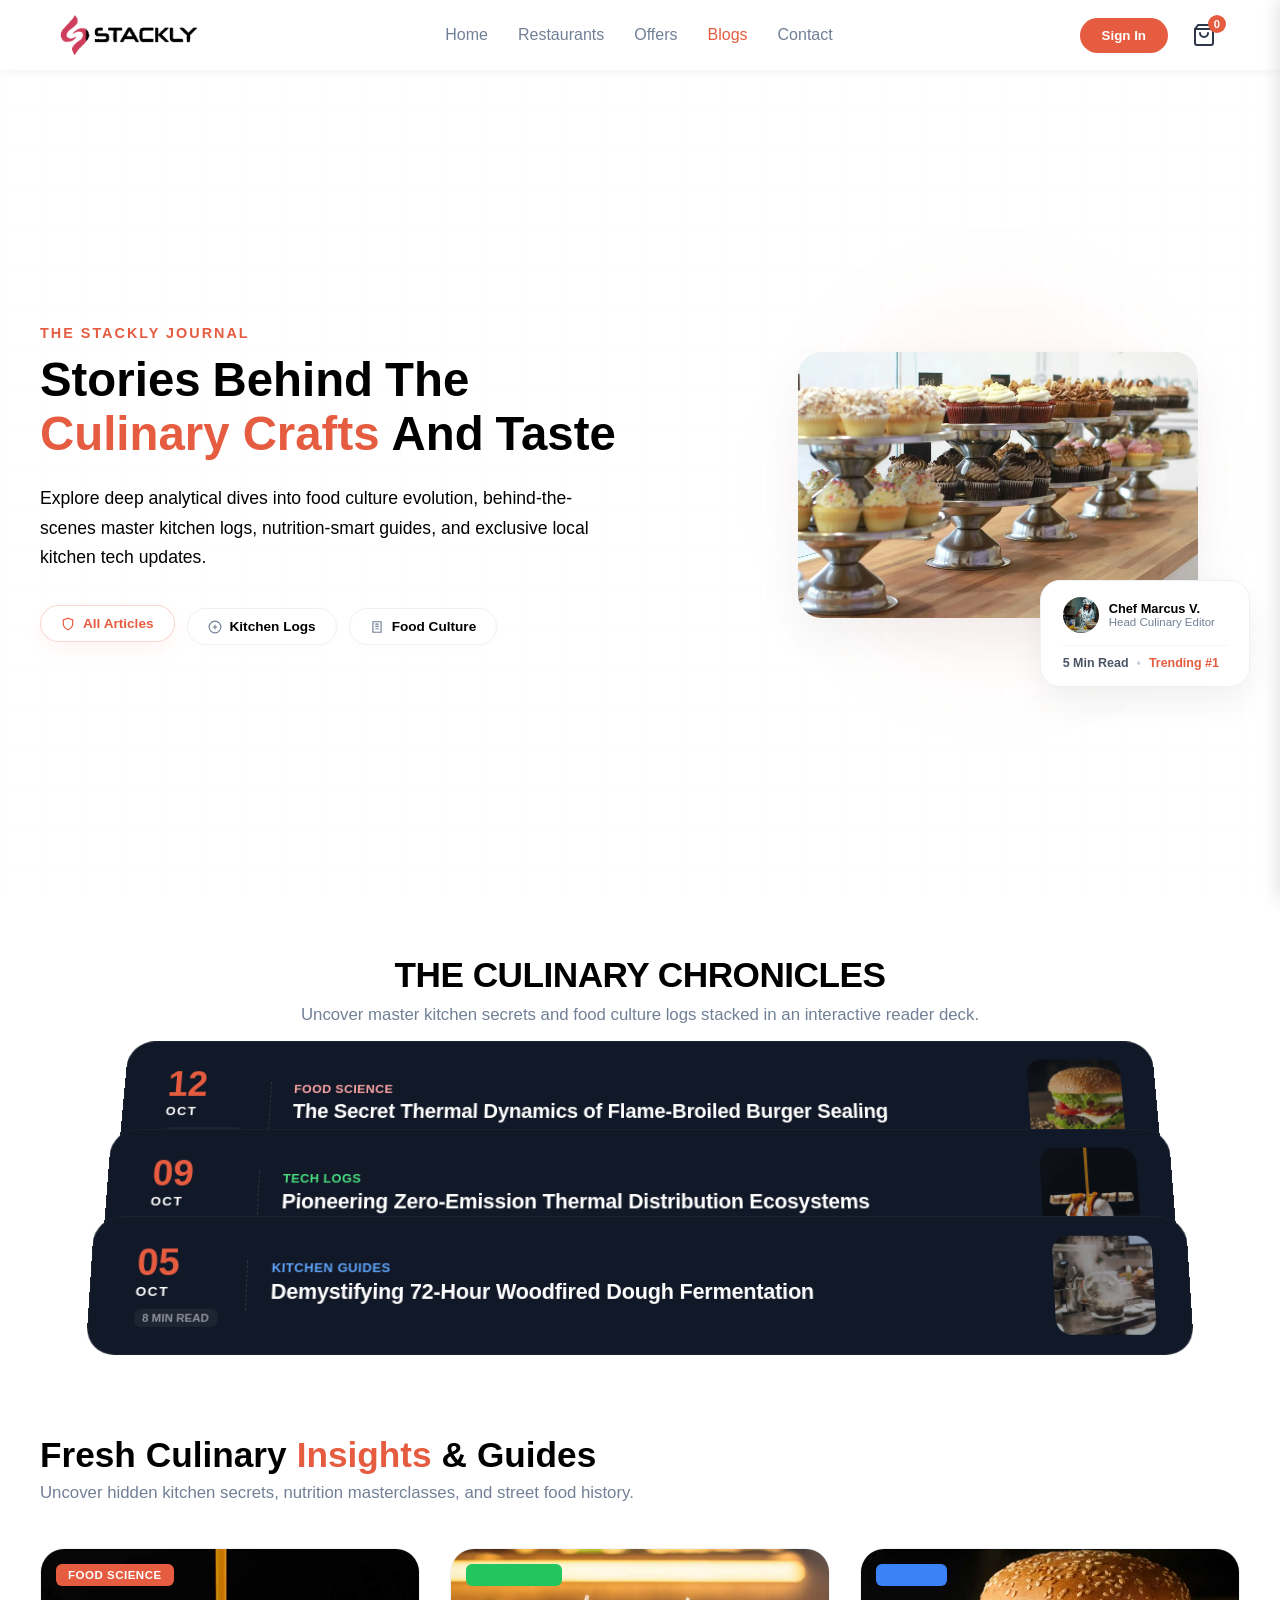
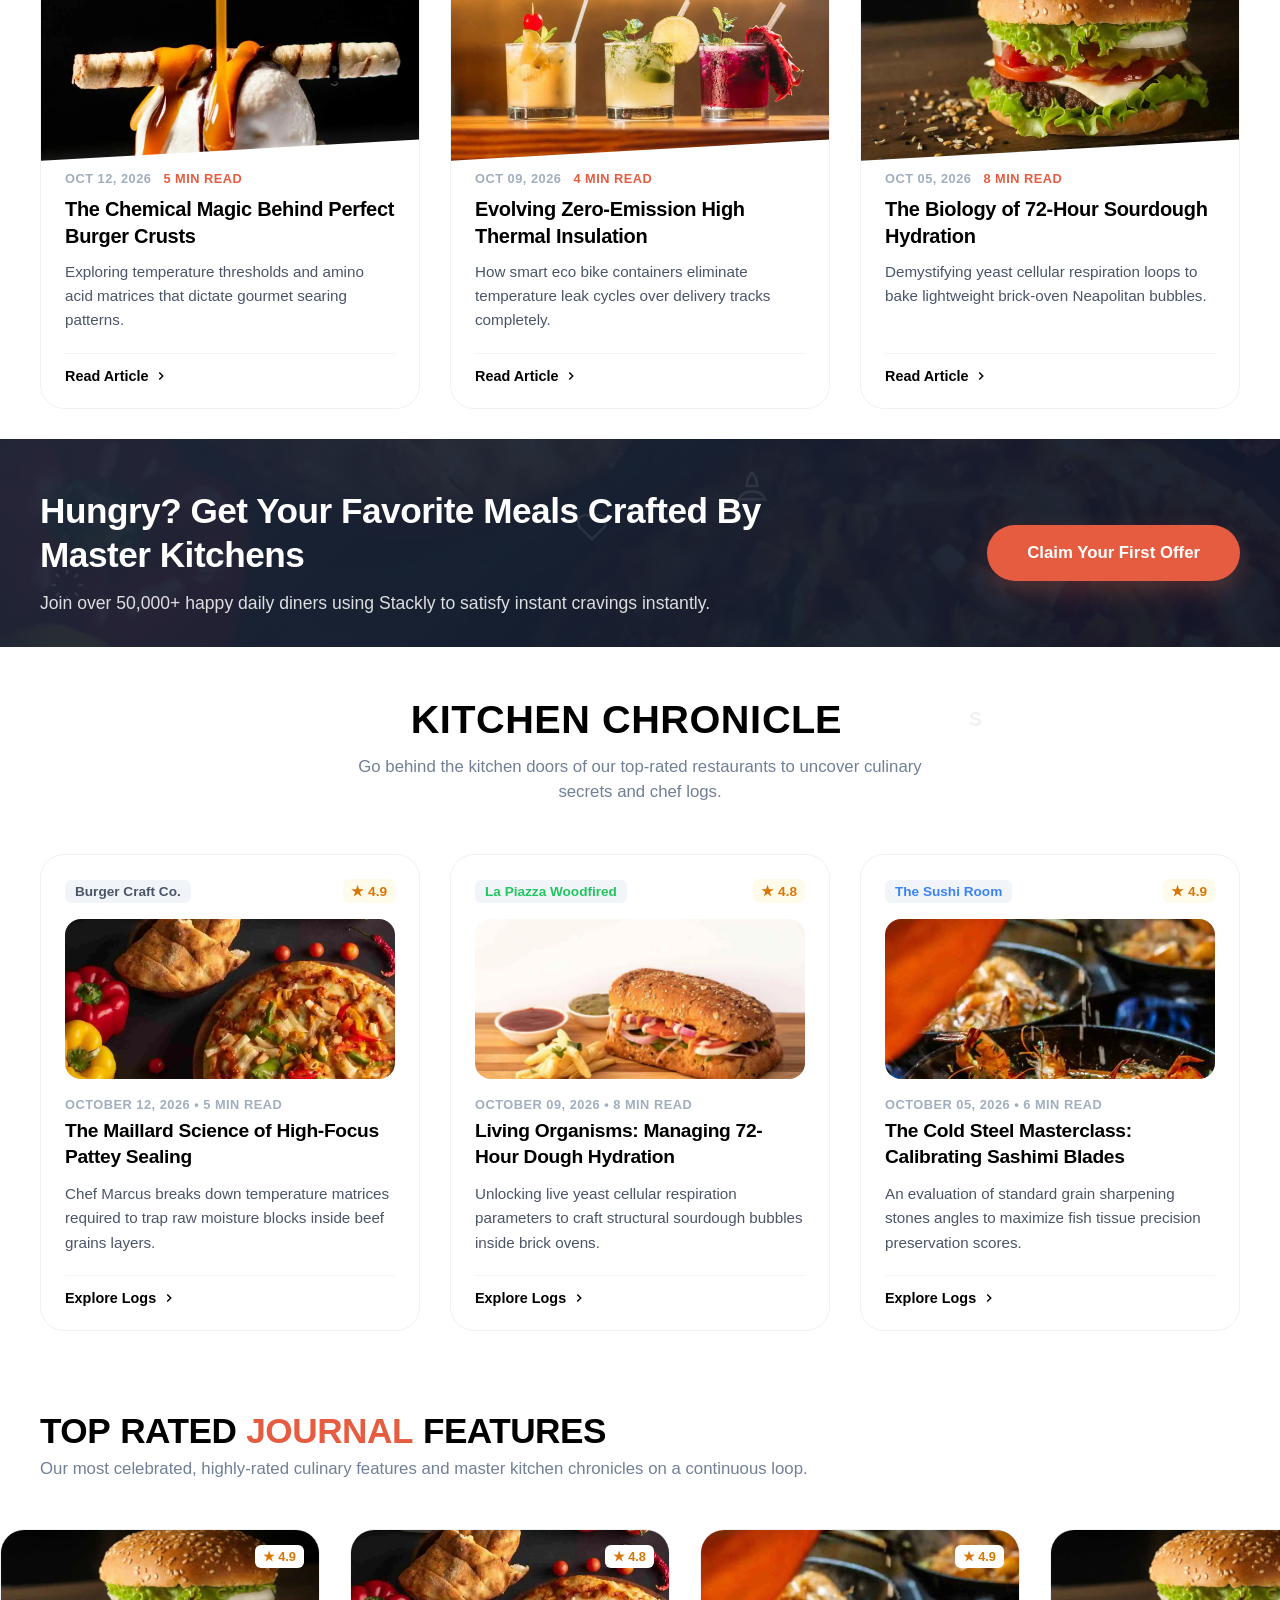
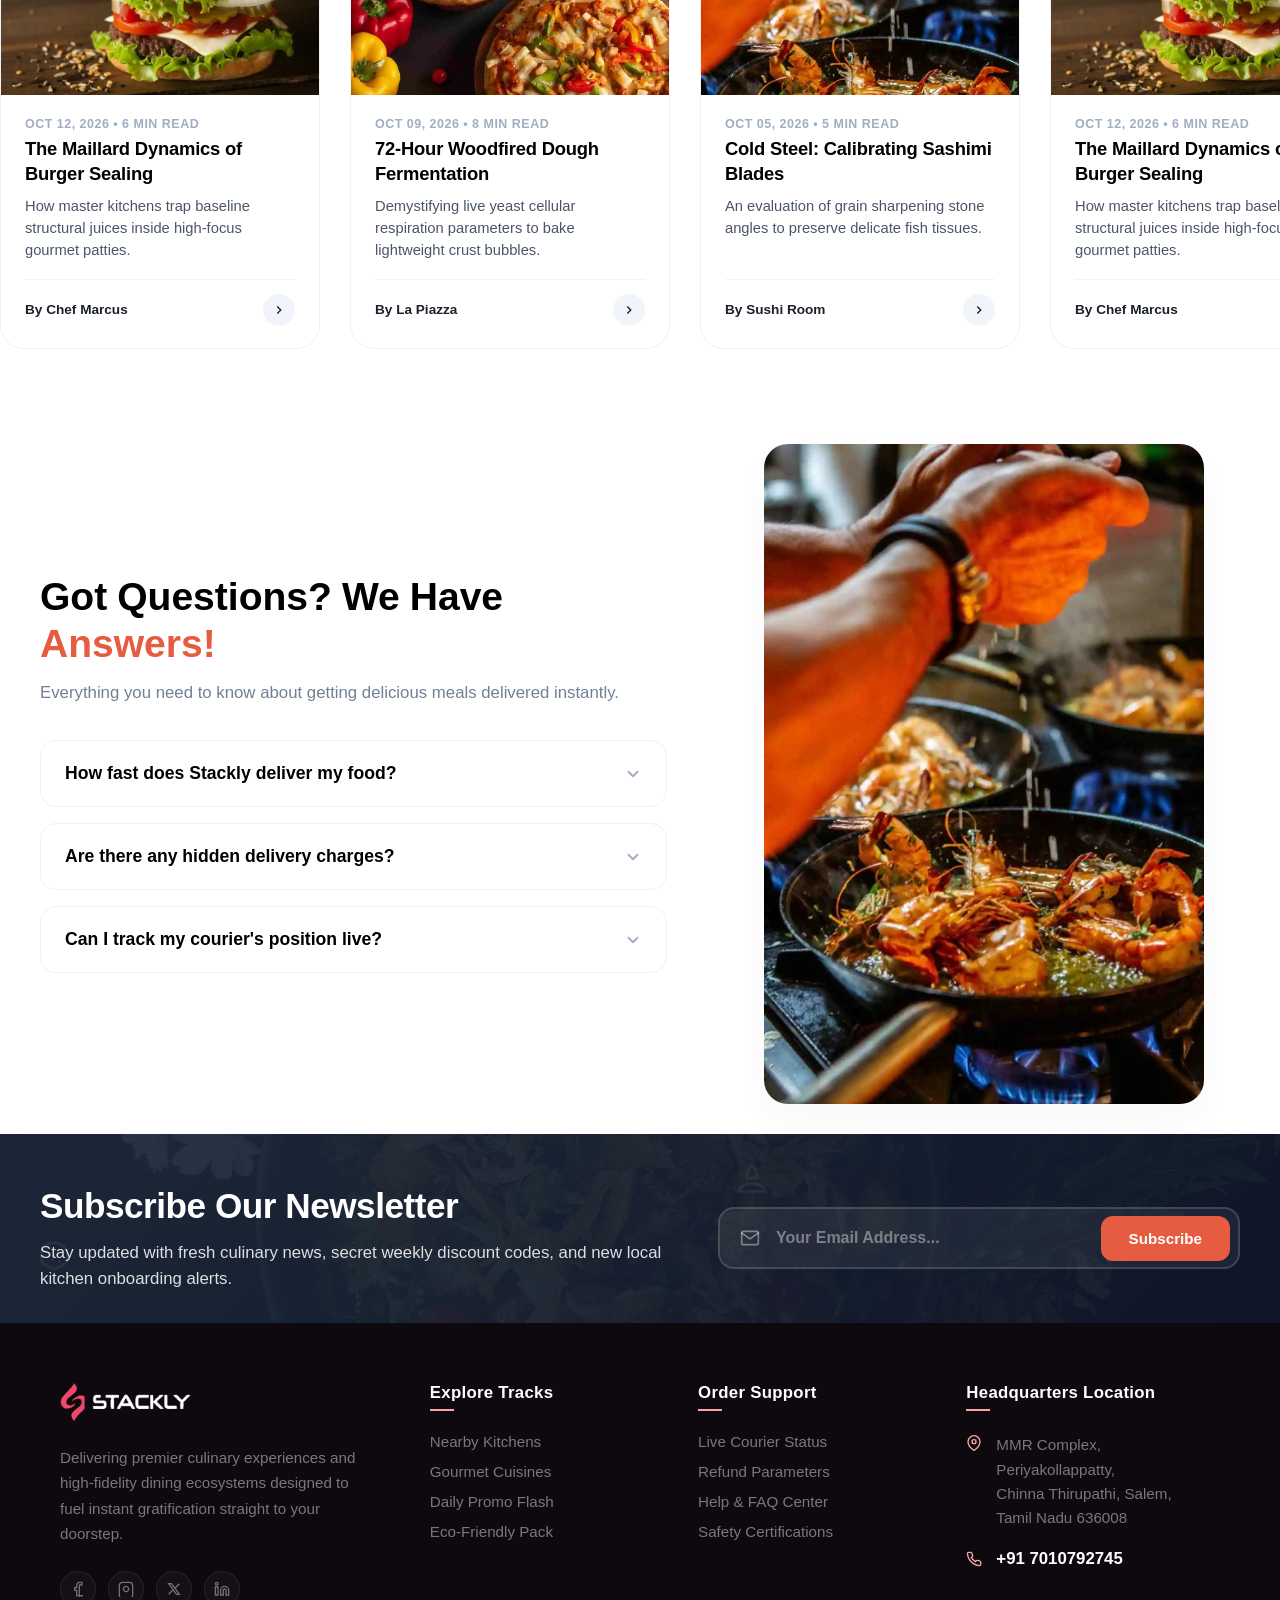
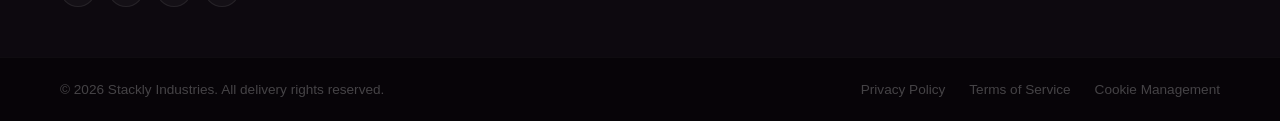
<file: blogs.html>
<!DOCTYPE html>
<html lang="en">
<head>
    <meta charset="UTF-8">
    <meta name="viewport" content="width=device-width, initial-scale=1.0">
    <title>Stackly - Food Delivery</title>
    <!-- FontAwesome for background food icons -->
    <link rel="stylesheet" href="https://cloudflare.com">
    <!-- Link to external CSS -->
    <link rel="stylesheet" href="style.css">
</head>
<body>

    <!-- PRELOADER PAGE -->
    <div id="preloader">
        <!-- Floating Decorative Vectors -->
        <i class="fa-solid fa-burger bg-icon"></i>
        <i class="fa-solid fa-pizza-slice bg-icon"></i>
        <i class="fa-solid fa-drumstick-bite bg-icon"></i>
        <i class="fa-solid fa-ice-cream bg-icon"></i>
        <i class="fa-solid fa-donut bg-icon"></i>
        <i class="fa-solid fa-hotdog bg-icon"></i>

        <div class="loader-content">
            <!-- Animated Scooter Vector -->
            <div class="scooter-wrapper">
                <div class="speed-lines"></div>
                <svg class="scooter-svg" viewBox="0 0 24 24">
                    <path d="M19 15c-1.66 0-3-1.34-3-3s1.34-3 3-3 3 1.34 3 3-1.34 3-3 3m-9-2c0-.55-.45-1-1-1H8v2h1c.55 0 1-.45 1-1m-4 2c-1.66 0-3-1.34-3-3s1.34-3 3-3 3 1.34 3 3-1.34 3-3 3m13.5-11H15v2h3.5c.28 0 .5.22.5.5v1.65l-2.08 4.16C16.58 9.53 16.1 9 15.5 9H11V7h1V5h-2v2h1v2H7.26c-.42-1.16-1.52-2-2.81-2-1.38 0-2.57.93-2.92 2.22L1 9.34V11h2.09c.35 1.29 1.54 2.22 2.92 2.22.84 0 1.6-.35 2.15-.92H11v1.42c-.6.47-1.08 1.12-1.35 1.88-1.27-.3-2.45-.6-3.65-.9l-.5 1.94c1.2.3 2.38.6 3.65.9C9.4 17.47 10.1 18 11 18h4.5c1.66 0 3-1.34 3-3v-1.78l2.67-5.34c.53-1.07-.25-2.38-1.45-2.38-.07 0-.15 0-.22.03V5.5c0-1.38-1.12-2.5-2.5-2.5z"/>
                </svg>
            </div>

            <!-- Brand Info -->
            <h1 class="brand-name">Stackly</h1>
            <p class="tagline">Deliciousness delivered instantly</p>

            <!-- Custom 2-second Bar -->
            <div class="progress-bar-container">
                <div class="progress-bar" id="progress"></div>
            </div>
        </div>
    </div>

    

<script>
    document.addEventListener("DOMContentLoaded", () => {
    const progressBar = document.getElementById("progress");
    const preloader = document.getElementById("preloader");

    // Start the progress bar animation immediately on DOM load
    setTimeout(() => {
        progressBar.style.width = "100%";
    }, 50);

    // Hide the preloader completely after exactly 2 seconds (2000 milliseconds)
    setTimeout(() => {
        preloader.classList.add("hide-preloader");
        document.body.style.overflow = "auto"; // Re-enable body scrolling
    }, 2000);
});

</script>

<header class="main-header">
        <div class="header-container">
            <!-- Brand Logo (Refreshes Page) -->
            <a href="index.html" class="logo-container" onclick="window.location.reload();">
                <img src="./assests/FD logo.webp" alt="Stackly Logo" class="brand-logo">
            </a>

            <!-- Desktop Navigation Menus (Centered) -->
            <nav class="nav-menu">
                <a href="index.html" class="nav-link ">Home</a>
                <a href="restaurants.html" class="nav-link ">Restaurants</a>
                <a href="offers.html" class="nav-link ">Offers</a>
                <a href="blogs.html" class="nav-link active">Blogs</a>
                <a href="contact.html" class="nav-link">Contact</a>
            </nav>

            <!-- Right Side Actions (Auth, Cart, Hamburger Trigger) -->
            <div class="header-actions">
               <a href="login.html">
    <button class="btn-auth">Sign In</button>
</a>
               
                
                <!-- Fixed Cart Icon using Inline SVG Vector -->
                <a href="404.html" class="cart-icon-btn" title="View Cart">
                    <svg class="header-svg-icon" viewBox="0 0 24 24" fill="none" stroke="currentColor" stroke-width="2" stroke-linecap="round" stroke-linejoin="round">
                        <path d="M6 2L3 6v14a2 2 0 0 0 2 2h14a2 2 0 0 0 2-2V6l-3-4z"></path>
                        <line x1="3" y1="6" x2="21" y2="6"></line>
                        <path d="M16 10a4 4 0 0 1-8 0"></path>
                    </svg>
                    <span class="cart-badge">0</span>
                </a>

                <!-- Mobile Hamburger Trigger using Inline SVG Vector -->
                <button class="hamburger-btn" id="hamburger-trigger" aria-label="Open Menu">
                    <svg class="header-svg-icon" viewBox="0 0 24 24" fill="none" stroke="currentColor" stroke-width="2" stroke-linecap="round" stroke-linejoin="round">
                        <line x1="3" y1="12" x2="21" y2="12"></line>
                        <line x1="3" y1="6" x2="21" y2="6"></line>
                        <line x1="3" y1="18" x2="21" y2="18"></line>
                    </svg>
                </button>
            </div>
        </div>
    </header>

    <!-- Mobile Navigation Drawer Overlay -->
    <div class="mobile-drawer-overlay" id="mobile-overlay"></div>

    <!-- Mobile Navigation Side Drawer (75% width) -->
    <aside class="mobile-drawer" id="mobile-drawer">
        <div class="drawer-header">
            <span class="drawer-brand">Stackly</span>
            <!-- Close Drawer Button using Inline SVG Vector -->
            <button class="close-drawer-btn" id="close-drawer" aria-label="Close Menu">
                <svg class="header-svg-icon" viewBox="0 0 24 24" fill="none" stroke="currentColor" stroke-width="2" stroke-linecap="round" stroke-linejoin="round">
                    <line x1="18" y1="6" x2="6" y2="18"></line>
                    <line x1="6" y1="6" x2="18" y2="18"></line>
                </svg>
            </button>
        </div>
     <nav class="mobile-nav-menu">
            <a href="index.html" class="mobile-nav-link ">Home</a>
            <a href="restaurants.html" class="mobile-nav-link">Restaurants</a>
            <a href="offers.html" class="mobile-nav-link">Offers</a>
            <a href="blogs.html" class="mobile-nav-link active">Blogs</a>
            <a href="contact.html" class="mobile-nav-link">Contact</a>
        </nav>
        <div class="drawer-footer">
         <button class="btn-auth-mobile" onclick="window.location.href='login.html'">
    Sign In
</button>
        </div>
    </aside>

  

  



<script>
 document.addEventListener("DOMContentLoaded", () => {
    const hamburgerTrigger = document.getElementById("hamburger-trigger");
    const closeDrawerBtn = document.getElementById("close-drawer");
    const mobileOverlay = document.getElementById("mobile-overlay");
    const mobileDrawer = document.getElementById("mobile-drawer");
    const bodyElement = document.body;

    // Open Drawer Menu and Activate Scroll Lock
    function openMobileMenu() {
        mobileDrawer.classList.add("active");
        mobileOverlay.classList.add("active");
        bodyElement.classList.add("no-scroll");
    }

    // Close Drawer Menu and Restore Page Scrolling
    function closeMobileMenu() {
        mobileDrawer.classList.remove("active");
        mobileOverlay.classList.remove("active");
        bodyElement.classList.remove("no-scroll");
    }

    // Event Bindings
    if (hamburgerTrigger) {
        hamburgerTrigger.addEventListener("click", openMobileMenu);
    }

    if (closeDrawerBtn) {
        closeDrawerBtn.addEventListener("click", closeMobileMenu);
    }

    if (mobileOverlay) {
        mobileOverlay.addEventListener("click", closeMobileMenu);
    }
});


</script>

<!-- B0LGS AND JOURNAL DIRECTORY HERO BANNER -->
<section class="blog-hero-section" id="blog-hero-trigger">
    <!-- Fine geometric typographical layout background mesh lines -->
    <div class="blog-hero-grid-bg"></div>

    <div class="blog-hero-container">
        
        <!-- Left Column: Copy Content Stack & Interactive Category Pills -->
        <div class="blog-hero-left">
            <span class="blog-pre-title" id="blog-badge-fade">The Stackly Journal</span>
            
            <h1 class="blog-hero-title" id="blog-scroll-title">
                <span class="bl-word">Stories</span>
                <span class="bl-word">Behind</span>
                <span class="bl-word">The</span>
                <span class="bl-word accent-coral">Culinary Crafts</span>
                <span class="bl-word">And</span>
                <span class="bl-word">Taste</span>
            </h1>
            
            <p class="blog-hero-description" id="blog-para-slide">
                Explore deep analytical dives into food culture evolution, behind-the-scenes master kitchen logs, nutrition-smart guides, and exclusive local kitchen tech updates.
            </p>
            
            <!-- Staggered Floating Category Selector Pills Row -->
            <div class="blog-floating-categories" id="blog-pills-rise">
                <a href="404.html" class="blog-pill-tag active">
                    <svg viewBox="0 0 24 24" fill="none" stroke="currentColor" stroke-width="2"><path d="M12 22s8-4 8-10V5l-8-3-8 3v7c0 6 8 10 8 10z"></path></svg>
                    <span>All Articles</span>
                </a>
                <a href="404.html" class="blog-pill-tag">
                    <svg viewBox="0 0 24 24" fill="none" stroke="currentColor" stroke-width="2"><circle cx="12" cy="12" r="10"></circle><path d="M12 8v8M8 12h8"></path></svg>
                    <span>Kitchen Logs</span>
                </a>
                <a href="404.html" class="blog-pill-tag">
                    <svg viewBox="0 0 24 24" fill="none" stroke="currentColor" stroke-width="2"><polygon points="5 3 19 3 19 21 5 21"></polygon><path d="M9 7h6M9 11h6M9 15h6"></path></svg>
                    <span>Food Culture</span>
                </a>
            </div>
        </div>

        <!-- Right Column: Asymmetric Editorial Collage Rising from Bottom -->
        <div class="blog-hero-right" id="blog-media-slide">
            <div class="blog-media-glow-disk"></div>
            
            <!-- Main Featured Image Canvas Frame -->
            <div class="blog-main-frame">
                <img src="./assests/catering.webp" alt="Master Chefs Searing Food" class="blog-hero-main-img">
            </div>

            <!-- Floating Overlay Card: Article Metrics Indicator Card -->
            <div class="blog-float-badge-card">
                <div class="badge-avatar-row">
                    <img src="./assests/leader 1.webp" alt="Author" class="badge-avatar">
                    <div class="badge-author-stack">
                        <strong>Chef Marcus V.</strong>
                        <span>Head Culinary Editor</span>
                    </div>
                </div>
                <div class="badge-article-stat-row">
                    <span>5 Min Read</span>
                    <strong class="bullet-separator">•</strong>
                    <span class="accent-coral">Trending #1</span>
                </div>
            </div>
        </div>

    </div>
</section>

<style>
    /* --- Blogs Page Hero Base Layout --- */
.blog-hero-section {
    padding: 80px 20px;
    background-color: #ffffff; /* Clean minimalist flat white design canvas background */
    overflow: hidden;
    position: relative;
    min-height: calc(100vh - 70px);
    display: flex;
    align-items: center;
}

/* Linear geometric fine network blueprint background pattern */
.blog-hero-grid-bg {
    position: absolute;
    top: 0;
    left: 0;
    width: 100%;
    height: 100%;
    background-image: linear-gradient(rgba(230, 92, 64, 0.015) 1px, transparent 1px),
                      linear-gradient(90deg, rgba(230, 92, 64, 0.015) 1px, transparent 1px);
    background-size: 40px 40px;
    pointer-events: none;
    z-index: 1;
}

.blog-hero-container {
    max-width: 1200px;
    margin: 0 auto;
    display: grid;
    grid-template-columns: 1.15fr 0.85fr;
    gap: 60px;
    align-items: center;
    width: 100%;
    position: relative;
    z-index: 2;
}

/* --- Left Column Elements & Content Glow Profiles --- */
.blog-hero-left {
    display: flex;
    flex-direction: column;
}

.blog-pre-title {
    font-size: 0.9rem;
    font-weight: 800;
    color: var(--primary-color, #e65c40); /* Matches precise brand coral accent token */
    text-transform: uppercase;
    letter-spacing: 2px;
    margin-bottom: 12px;
    opacity: 0;
    transform: translateY(-10px);
    transition: opacity 0.6s ease, transform 0.6s ease;
}

.blog-pre-title.fade-active {
    opacity: 1;
    transform: translateY(0);
}

.blog-hero-title {
    font-size: calc(2rem + 1.2vw);
    font-weight: 800;
    line-height: 1.15;
    color: #000000; /* Solid absolute crisp high-contrast black heading text */
    margin-bottom: 22px;
    display: flex;
    flex-wrap: wrap;
    gap: 0 12px;
}

.blog-hero-title .accent-coral {
    color: var(--primary-color, #e65c40);
}

/* Word-by-word opacity building setup transitions values */
.bl-word {
    display: inline-block;
    opacity: 0.15; /* Base dim layout configuration state prior to intersection hooks triggers */
    transform: translateY(12px);
    transition: opacity 0.5s ease, transform 0.5s ease;
}

.bl-word.word-revealed {
    opacity: 1;
    transform: translateY(0);
}

.blog-hero-description {
    font-size: 1.1rem;
    color: #000000; /* Crisp crisp solid black reading text block copy description */
    line-height: 1.7;
    margin-bottom: 35px;
    max-width: 550px;
    opacity: 0;
    transform: translateX(-60px); /* Slides smoothly rightwards inward out from left viewport margin boundaries */
    transition: opacity 0.8s cubic-bezier(0.16, 1, 0.3, 1), 
                transform 0.8s cubic-bezier(0.16, 1, 0.3, 1);
}

.blog-hero-description.slide-active {
    opacity: 1;
    transform: translateX(0);
}

/* High Contrast Hover Glow Reflections On Content Focus Header */
.blog-hero-left:hover .blog-hero-title {
    text-shadow: 0 0 20px rgba(230, 92, 64, 0.1);
}

/* Floating Category Tag Selector Pills Row */
.blog-floating-categories {
    display: flex;
    align-items: center;
    gap: 12px;
    flex-wrap: wrap;
    opacity: 0;
    transform: translateY(20px); /* Rises upward out from ground layer planes */
    transition: opacity 0.8s cubic-bezier(0.16, 1, 0.3, 1), transform 0.8s cubic-bezier(0.16, 1, 0.3, 1);
}

.blog-floating-categories.rise-active {
    opacity: 1;
    transform: translateY(0);
}

.blog-pill-tag {
    display: inline-flex;
    align-items: center;
    gap: 8px;
    background-color: #ffffff;
    border: 1px solid #edf2f7; /* soft minimal hairline border boundary line */
    padding: 10px 20px;
    border-radius: 25px;
    font-size: 0.85rem;
    font-weight: 700;
    color: #000000;
    text-decoration: none;
    box-shadow: 0 2px 6px rgba(0,0,0,0.02);
    transition: all 0.3s cubic-bezier(0.25, 0.8, 0.25, 1);
}

.blog-pill-tag svg {
    width: 14px;
    height: 14px;
    stroke: #718096;
    transition: stroke 0.3s ease;
}

.blog-pill-tag:hover, .blog-pill-tag.active {
    border-color: rgba(230, 92, 64, 0.25);
    box-shadow: 0 8px 18px rgba(230, 92, 64, 0.06);
    transform: translateY(-3px);
    color: var(--primary-color, #e65c40);
}

.blog-pill-tag:hover svg, .blog-pill-tag.active svg {
    stroke: var(--primary-color, #e65c40);
}

/* --- Right Column Layout: Image Media Rising from Bottom Bounds --- */
.blog-hero-right {
    position: relative;
    display: flex;
    justify-content: center;
    align-items: center;
    height: 480px;
    /* Bottom-up upwards slide entry initialization settings */
    opacity: 0;
    transform: translateY(80px); 
    transition: opacity 1s cubic-bezier(0.16, 1, 0.3, 1), transform 1s cubic-bezier(0.16, 1, 0.3, 1);
}

.blog-hero-right.slide-active {
    opacity: 1;
    transform: translateY(0);
}

.blog-media-glow-disk {
    position: absolute;
    width: 350px;
    height: 350px;
    background-color: rgba(230, 92, 64, 0.06); /* Soft supportive ambient aura disc */
    border-radius: 50%;
    filter: blur(50px);
    z-index: 1;
}

.blog-main-frame {
    position: relative;
    z-index: 2;
    width: 100%;
    max-width: 400px;
    border-radius: 24px;
    overflow: hidden;
    box-shadow: 0 20px 45px rgba(0,0,0,0.05);
    transition: transform 0.5s cubic-bezier(0.25, 0.8, 0.25, 1);
    /* Autonomous high-performance floating loop sequence execution */
    animation: journalMediaFloat 4.5s ease-in-out infinite alternate;
}

@keyframes journalMediaFloat {
    0% { transform: translateY(0) rotate(0deg); }
    100% { transform: translateY(-12px) rotate(1deg); }
}

.blog-hero-right:hover .blog-main-frame {
    transform: scale(1.02) translateY(-2px);
}

.blog-hero-main-img {
    width: 100%;
    height: auto;
    display: block;
    object-fit: cover;
}

/* --- Floating Overlay Metrics Card Component --- */
.blog-float-badge-card {
    position: absolute;
    bottom: 8%;
    right: -2%;
    background-color: #ffffff;
    border-radius: 20px;
    padding: 16px 22px;
    box-shadow: 0 15px 35px rgba(0,0,0,0.06);
    border: 1px solid #edf2f7;
    z-index: 3;
    min-width: 210px;
    display: flex;
    flex-direction: column;
    gap: 12px;
    transition: transform 0.3s cubic-bezier(0.25, 0.8, 0.25, 1), box-shadow 0.3s ease;
    animation: badgeFloatSync 4s ease-in-out infinite alternate 0.4s;
}

@keyframes badgeFloatSync {
    0% { transform: translateY(0); }
    100% { transform: translateY(10px); }
}

.blog-float-badge-card:hover {
    transform: scale(1.05) translateY(-4px) !important;
    border-color: rgba(230, 92, 64, 0.2);
    box-shadow: 0 20px 40px rgba(230, 92, 64, 0.1);
    cursor: default;
}

.badge-avatar-row {
    display: flex;
    align-items: center;
    gap: 10px;
}

.badge-avatar {
    width: 36px;
    height: 36px;
    border-radius: 50%;
    object-fit: cover;
}

.badge-author-stack { display: flex; flex-direction: column; }
.badge-author-stack strong { font-size: 0.8rem; color: #000000; }
.badge-author-stack span { font-size: 0.72rem; color: #718096; font-weight: 500; }

.badge-article-stat-row {
    display: flex;
    align-items: center;
    gap: 8px;
    border-top: 1px solid #f1f5f9;
    padding-top: 10px;
    font-size: 0.78rem;
    font-weight: 700;
    color: #4a5568;
}

.bullet-separator { color: #cbd5e1; }
.badge-article-stat-row .accent-coral { color: var(--primary-color, #e65c40); }

/* --- Full Layout Grid Cross-Device Responsiveness --- */
@media (max-width: 1024px) {
    .blog-hero-container { gap: 40px; }
    .blog-float-badge-card { right: 2%; }
}

@media (max-width: 768px) {
    .blog-hero-container {
        grid-template-columns: 1fr; /* Collapses horizontal tracks downstream into a single centered column */
        text-align: center;
        gap: 50px;
    }
    .blog-hero-title { justify-content: center; }
    .blog-hero-description { margin-left: auto; margin-right: auto; }
    .blog-floating-categories { justify-content: center; }
    
    .blog-hero-right {
        order: -1; /* Pushes magazine illustration above description text on mobile viewports for design balance */
        height: 400px;
        transform: translateY(40px); /* Switch animation linear slide axis into vertical vectors paths */
    }
    .blog-hero-right.slide-active { transform: translateY(0); }
    .blog-main-frame { max-width: 300px; }
    .blog-media-glow-disk { width: 250px; height: 250px; }
    .blog-float-badge-card { bottom: 2%; right: 10%; }
}

@media (max-width: 520px) {
    .blog-hero-title { font-size: 1.85rem; }
    .blog-floating-categories { flex-direction: column; align-items: stretch; gap: 8px; }
    .blog-pill-tag { width: 100%; justify-content: center; }
    .blog-float-badge-card { display: none; } /* Drop overlay metrics layout block on mobile screens to save space footprint */
}

</style>

<script>
    /**
 * STACKLY FOOD DELIVERY WEBSITE
 * Isolated Operations Script: Blogs & Journal Directory Hero Section
 */
document.addEventListener("DOMContentLoaded", () => {
    
    // Selector Target Handles Configuration Space
    const sectionContainer = document.getElementById("blog-hero-trigger");
    const preTitleBadge = document.getElementById("blog-badge-fade");
    const headingWordsNodes = document.querySelectorAll(".bl-word");
    const paragraphTextBody = document.getElementById("blog-para-slide");
    const categoriesPillsRow = document.getElementById("blog-pills-rise");
    const mediaCollageColumn = document.getElementById("blog-media-slide");

    // Interaction Observer Parameter Options Mappings
    const blogHeroObserverOptions = {
        root: null,
        threshold: 0.1, // Fires loop sequences once 10% of container crosses baseline view tracking limits
        rootMargin: "0px 0px -30px 0px"
    };

    // Sequential Timeline Execution Matrix Loop
    const blogHeroRevealObserver = new IntersectionObserver((entries, observer) => {
        entries.forEach(entry => {
            if (entry.isIntersecting) {
                
                // Track Path Step A: Fade in pre title brand badge header label
                if (preTitleBadge) {
                    preTitleBadge.classList.add("fade-active");
                }

                // Track Path Step B: Assemble Title text word-by-word progressively
                headingWordsNodes.forEach((wordNode, index) => {
                    setTimeout(() => {
                        wordNode.classList.add("word-revealed");
                    }, index * 95); // 95ms crisp progressive staggers pacing delay
                });

                // Track Path Step C: Slide description text block smoothly out from left margin limits
                if (paragraphTextBody) {
                    paragraphTextBody.classList.add("slide-active");
                }

                // Track Path Step D: Slide & rise right visual editorial graphics column upwards from bottom viewport boundary
                if (mediaCollageColumn) {
                    mediaCollageColumn.classList.add("slide-active");
                }

                // Track Path Step E: Raise categories selector tags row upward gracefully concurrently
                if (categoriesPillsRow) {
                    setTimeout(() => {
                        categoriesPillsRow.classList.add("rise-active");
                    }, 400);
                }

                // Terminate target observer listener safely to secure memory processor clock speeds footprints
                observer.unobserve(entry.target);
            }
        });
    }, blogHeroObserverOptions);

    if (sectionContainer) {
        blogHeroRevealObserver.observe(sectionContainer);
    }
});

</script>

<!-- INTERACTIVE ASYMMETRIC JOURNAL FAN DECK -->
<section class="journal-deck-section" id="journal-deck-trigger">
    <div class="journal-deck-container">
        
        <!-- Section Header Fading In First -->
        <div class="journal-deck-header deck-cascade-node">
            <h2 class="journal-deck-title">The Culinary Chronicles</h2>
            <p class="journal-deck-subtitle">Uncover master kitchen secrets and food culture logs stacked in an interactive reader deck.</p>
        </div>

        <!-- Overlapping Editorial Fan Stack Frame (Loads One-by-One) -->
        <div class="journal-fan-stack">
            
            <!-- Article Deck Layer 1 -->
            <div class="journal-layer-card layer-alpha deck-cascade-node">
                <div class="journal-glow-overlay"></div>
                
                <!-- Left Block: Reading Time & Date stamp Index -->
                <div class="journal-left-meta">
                    <span class="journal-date-day">12</span>
                    <span class="journal-date-month">OCT</span>
                    <span class="journal-read-pill">6 Min Read</span>
                </div>

                <!-- Middle Block: Editorial Content Hierarchy -->
                <div class="journal-middle-content">
                    <span class="journal-category-tag">Food Science</span>
                    <h3 class="journal-article-heading">The Secret Thermal Dynamics of Flame-Broiled Burger Sealing</h3>
                    <p class="journal-summary-text">A deep dive into moisture vaporization matrices that define how elite certified kitchens lock juices inside gourmet patties.</p>
                </div>

                <!-- Right Block: Thumbnail Platter & Shortcut Trigger -->
                <div class="journal-right-media">
                    <div class="journal-img-frame">
                        <img src="./assests/burger.webp" alt="Burger Science" class="journal-thumb-asset">
                    </div>
                    <a href="404.html" class="journal-circle-action" title="Read Article">
                        <svg viewBox="0 0 24 24" fill="none" stroke="currentColor" stroke-width="2.5"><polyline points="9 18 15 12 9 6"></polyline></svg>
                    </a>
                </div>
            </div>

            <!-- Article Deck Layer 2 -->
            <div class="journal-layer-card layer-beta deck-cascade-node">
                <div class="journal-glow-overlay"></div>
                <div class="journal-left-meta">
                    <span class="journal-date-day">09</span>
                    <span class="journal-date-month">OCT</span>
                    <span class="journal-read-pill">4 Min Read</span>
                </div>
                <div class="journal-middle-content">
                    <span class="journal-category-tag tag-green">Tech Logs</span>
                    <h3 class="journal-article-heading">Pioneering Zero-Emission Thermal Distribution Ecosystems</h3>
                    <p class="journal-summary-text">How Stackly built smart bike packaging insulation architectures to eliminate cooling leak cycles during delivery tracks.</p>
                </div>
                <div class="journal-right-media">
                    <div class="journal-img-frame">
                        <img src="./assests/dessert.webp" alt="Eco Packaging" class="journal-thumb-asset">
                    </div>
                    <a href="404.html" class="journal-circle-action" title="Read Article">
                        <svg viewBox="0 0 24 24" fill="none" stroke="currentColor" stroke-width="2.5"><polyline points="9 18 15 12 9 6"></polyline></svg>
                    </a>
                </div>
            </div>

            <!-- Article Deck Layer 3 -->
            <div class="journal-layer-card layer-gamma deck-cascade-node">
                <div class="journal-glow-overlay"></div>
                <div class="journal-left-meta">
                    <span class="journal-date-day">05</span>
                    <span class="journal-date-month">OCT</span>
                    <span class="journal-read-pill">8 Min Read</span>
                </div>
                <div class="journal-middle-content">
                    <span class="journal-category-tag tag-blue">Kitchen Guides</span>
                    <h3 class="journal-article-heading">Demystifying 72-Hour Woodfired Dough Fermentation</h3>
                    <p class="journal-summary-text">Breaking down live yeast cellular respiration parameters to craft absolute sourdough bubbles inside standard brick ovens.</p>
                </div>
                <div class="journal-right-media">
                    <div class="journal-img-frame">
                        <img src="./assests/kitchen.webp" alt="Dough Fermentation" class="journal-thumb-asset">
                    </div>
                    <a href="404.html" class="journal-circle-action" title="Read Article">
                        <svg viewBox="0 0 24 24" fill="none" stroke="currentColor" stroke-width="2.5"><polyline points="9 18 15 12 9 6"></polyline></svg>
                    </a>
                </div>
            </div>

        </div>
    </div>
</section>

<style>
    /* --- Journal Fan Deck Section Framework --- */
.journal-deck-section {
    /* Precise constraint compliance: 50px top padding, 30px bottom padding */
    padding: 10px 20px 30px 20px;
    background-color: #ffffff; /* Clean flat white design canvas background */
    overflow: hidden;
    position: relative;
}

.journal-deck-container {
    max-width: 1100px;
    margin: 0 auto;
    width: 100%;
}

.journal-deck-header {
    text-align: center;
    margin-bottom: 55px;
}

.journal-deck-title {
    font-size: 2.2rem;
    font-weight: 800;
    color: #000000; /* Solid high-contrast black heading typography */
    text-transform: uppercase;
    letter-spacing: -0.5px;
    margin-bottom: 10px;
}

.journal-deck-subtitle {
    font-size: 1.05rem;
    color: #718096;
    font-weight: 500;
}

/* Staggered One-by-One Cascade Baseline Initial States */
.deck-cascade-node {
    opacity: 0;
    transform: translateY(45px); /* Glides upward gracefully from layout ground planes */
    transition: opacity 0.8s cubic-bezier(0.16, 1, 0.3, 1), 
                transform 0.8s cubic-bezier(0.16, 1, 0.3, 1);
}

.deck-cascade-node.node-revealed {
    opacity: 1;
}

/* --- Overlapping Editorial Fan Stack Mechanics --- */
.journal-fan-stack {
    display: flex;
    flex-direction: column;
    margin-top: 20px;
    position: relative;
}

.journal-layer-card {
    background-color: #111827; /* Dark high-contrast glass canvas background panels */
    border-radius: 28px;
    height: 140px; /* Compact collapsed baseline depth height profile */
    display: flex;
    align-items: center;
    padding: 0 45px;
    position: relative;
    overflow: hidden;
    border: 1px solid rgba(255, 255, 255, 0.04);
    
    /* Transition parameters matrix managing interactive fan stack physics */
    transition: opacity 0.6s cubic-bezier(0.16, 1, 0.3, 1), 
                transform 0.5s cubic-bezier(0.16, 1, 0.3, 1),
                height 0.4s cubic-bezier(0.16, 1, 0.3, 1),
                border-color 0.4s ease,
                background-color 0.4s ease,
                box-shadow 0.4s ease;
}

/* Desktop Asymmetric Layered Fanning Stack Alignments */
@media (min-width: 992px) {
    .layer-alpha { transform: perspective(1200px) rotateX(12deg) scale(0.94) translateY(0); margin-bottom: -50px; z-index: 1; }
    .layer-beta { transform: perspective(1200px) rotateX(10deg) scale(0.97) translateY(0); margin-bottom: -50px; z-index: 2; }
    .layer-gamma { transform: perspective(1200px) rotateX(8deg) scale(1) translateY(0); z-index: 3; }

    /* Maintain custom positional offsets once visible scroll checks cross thresholds */
    .journal-layer-card.layer-alpha.node-revealed { transform: perspective(1200px) rotateX(12deg) scale(0.94) translateY(0); }
    .journal-layer-card.layer-beta.node-revealed { transform: perspective(1200px) rotateX(10deg) scale(0.97) translateY(0); }
    .journal-layer-card.layer-gamma.node-revealed { transform: perspective(1200px) rotateX(8deg) scale(1) translateY(0); }
}

/* --- CREATIVE INTERACTIVE CARD LIFT & EXPANSION TRIGGER RULES --- */
.journal-layer-card:hover {
    height: 200px; /* Programmatically stretches card downward on hover to unveil summaries copy */
    border-color: rgba(230, 92, 64, 0.35);
    background-color: #161f30;
    box-shadow: 0 30px 60px rgba(230, 92, 64, 0.12),
                0 0 0 1px rgba(230, 92, 64, 0.1) inset;
    z-index: 10 !important; /* Forces hovered article panel above the rest of the deck dynamically */
}

@media (min-width: 992px) {
    .journal-layer-card:hover {
        transform: perspective(1200px) rotateX(0deg) scale(1.02) translateY(-10px) !important;
    }
}

/* Internal Card Ambient Glow Overlay Sheet */
.journal-glow-overlay {
    position: absolute;
    top: 50%;
    left: 25%;
    transform: translate(-50%, -50%) scale(0.8);
    width: 320px;
    height: 100%;
    background: radial-gradient(circle, rgba(230, 92, 64, 0.15) 0%, transparent 75%);
    z-index: 1;
    pointer-events: none;
    opacity: 0;
    transition: opacity 0.4s ease, transform 0.4s ease;
}

.journal-layer-card:hover .journal-glow-overlay {
    opacity: 1;
    transform: translate(-50%, -50%) scale(1.1);
}

/* --- Left Column: Date Stamp Timeline Indices --- */
.journal-left-meta {
    display: flex;
    flex-direction: column;
    align-items: flex-start;
    justify-content: center;
    min-width: 110px;
    position: relative;
    z-index: 2;
}

.journal-date-day {
    font-size: 2.4rem;
    font-weight: 900;
    color: var(--primary-color, #e65c40); /* Matches precise brand coral accent token */
    line-height: 1;
}

.journal-date-month {
    font-size: 0.85rem;
    font-weight: 800;
    color: #ffffff;
    letter-spacing: 1.5px;
    margin-top: 2px;
}

.journal-read-pill {
    font-size: 0.72rem;
    font-weight: 700;
    color: rgba(255, 255, 255, 0.5);
    background-color: rgba(255, 255, 255, 0.05);
    padding: 3px 8px;
    border-radius: 6px;
    margin-top: 10px;
    text-transform: uppercase;
}

/* --- Middle Column: Narrative Copy Layout Hierarchy --- */
.journal-middle-content {
    display: flex;
    flex-direction: column;
    flex: 1;
    padding-left: 24px;
    border-left: 1px dashed rgba(255, 255, 255, 0.12); /* Editorial separator strip */
    position: relative;
    z-index: 2;
}

.journal-category-tag {
    font-size: 0.82rem;
    font-weight: 700;
    color: #fca5a5; /* Delicate coral tint line marker */
    text-transform: uppercase;
    letter-spacing: 0.5px;
    margin-bottom: 4px;
}

.journal-category-tag.tag-green { color: #4ade80; }
.journal-category-tag.tag-blue { color: #60a5fa; }

.journal-article-heading {
    font-size: 1.35rem;
    font-weight: 800;
    color: #ffffff; /* High contrast bright white against dark canvas layout */
    letter-spacing: -0.2px;
    margin-bottom: 6px;
    transition: color 0.3s ease;
}

.journal-layer-card:hover .journal-article-heading {
    color: var(--primary-color, #e65c40);
}

.journal-summary-text {
    font-size: 0.95rem;
    color: rgba(255, 255, 255, 0.75);
    line-height: 1.5;
    max-width: 620px;
    opacity: 0;
    max-height: 0;
    overflow: hidden;
    transition: opacity 0.3s ease, max-height 0.3s ease;
}

/* Slide open reveal description block on parent hover expansion */
.journal-layer-card:hover .journal-summary-text {
    opacity: 1;
    max-height: 60px;
}

/* --- Right Column: Media Frame Visual Layouts --- */
.journal-right-media {
    position: relative;
    width: 200px;
    height: 100%;
    display: flex;
    align-items: center;
    justify-content: flex-end;
    z-index: 2;
}

.journal-img-frame {
    width: 100px;
    height: 100px;
    border-radius: 16px;
    overflow: hidden;
    background-color: #1e293b;
    transform: translateX(10px);
    transition: transform 0.4s cubic-bezier(0.16, 1, 0.3, 1), opacity 0.3s ease;
}

.journal-thumb-asset {
    width: 100%;
    height: 100%;
    object-fit: cover;
    opacity: 0.65;
}

/* Platter image frames slide leftwards on parent deck highlighted states */
.journal-layer-card:hover .journal-img-frame {
    transform: translateX(-80px) scale(1.05) rotate(-3deg);
    opacity: 0.2;
}

/* Clean Shortcut Return Action Button Node */
.journal-circle-action {
    position: absolute;
    right: 0;
    width: 38px;
    height: 38px;
    background-color: #ffffff;
    color: #111827;
    border-radius: 50%;
    display: flex;
    align-items: center;
    justify-content: center;
    text-decoration: none;
    box-shadow: 0 10px 25px rgba(0, 0, 0, 0.2);
    transform: scale(0.8) translateX(30px);
    opacity: 0;
    pointer-events: none;
    transition: transform 0.4s cubic-bezier(0.16, 1, 0.3, 1), opacity 0.3s ease, background-color 0.2s ease, color 0.2s ease;
}

.journal-circle-action svg {
    width: 16px;
    height: 16px;
    stroke: currentColor;
}

.journal-layer-card:hover .journal-circle-action {
    transform: scale(1) translateX(0);
    opacity: 1;
    pointer-events: auto;
}

.journal-circle-action:hover {
    background-color: var(--primary-color, #e65c40);
    color: #ffffff;
}

/* --- Full Cross-Device Layout Responsiveness --- */
@media (max-width: 991px) {
    .journal-layer-card { padding: 0 25px; }
    .journal-date-day { font-size: 2rem; }
    .journal-article-heading { font-size: 1.15rem; }
}

@media (max-width: 768px) {
    .journal-layer-card {
        height: auto !important; /* Fully disables horizontal accordion parameters engine rules on mobile windows screens */
        flex-direction: column;
        align-items: stretch;
        padding: 30px 24px;
        text-align: center;
        margin-bottom: 0 !important;
        transform: none !important; /* Resets 3D overlapping stack layout completely on compact viewports */
    }
    .journal-left-meta { align-items: center; margin-bottom: 15px; min-width: 100%; }
    .journal-middle-content { padding-left: 0; border-left: none; border-top: 1px dashed rgba(255, 255, 255, 0.15); padding-top: 15px; }
    .journal-summary-text { opacity: 1; max-height: none; margin-top: 8px; text-align: center; }
    .journal-right-media { width: 100%; height: auto; justify-content: center; margin-top: 20px; }
    .journal-img-frame { display: none; } /* Drop graphics layers inside stacked streams to keep view clean */
    .journal-circle-action { position: relative; right: auto; transform: none !important; opacity: 1; pointer-events: auto; width: 100%; border-radius: 12px; height: 42px; background-color: var(--primary-color, #e65c40); color: #ffffff; }
}

@media (max-width: 480px) {
    .journal-deck-title { font-size: 1.75rem; }
    .journal-deck-subtitle { font-size: 0.95rem; }
}

</style>

<script>
    // --- Interactive Journal Fan Deck Progressive Reveal Scroll Observers Script ---
document.addEventListener("DOMContentLoaded", () => {
    
    // Select all elements tagged with the custom structural cascade identifier marker class
    const journalStaggerItems = document.querySelectorAll(".deck-cascade-node");

    const scrollRevealOptions = {
        root: null,
        threshold: 0.08, // Fires sequence logic calculations once 8% of layout crosses viewport tracking filters
        rootMargin: "0px 0px -30px 0px"
    };

    const journalDeckSectionObserver = new IntersectionObserver((entries, observer) => {
        entries.forEach(entry => {
            if (entry.isIntersecting) {
                // Fetch elements currently positioned inside viewport boundaries coordinates fields
                const visibleNodes = Array.from(journalStaggerItems).filter(node => {
                    const currentBounds = node.getBoundingClientRect();
                    return currentBounds.top < window.innerHeight && currentBounds.bottom > 0;
                });

                // Trigger a programmatically calculated sequential one-by-one waterfall fade entry loops
                visibleNodes.forEach((nodeElement, index) => {
                    if (!nodeElement.classList.contains("node-revealed")) {
                        setTimeout(() => {
                            nodeElement.classList.add("node-revealed");
                        }, index * 120); // Each item block loads gracefully 120ms behind the previous one cleanly
                    }
                });
            }
        });
    }, scrollRevealOptions);

    // Bind active observers loop tracker onto targets collection matrix array
    journalStaggerItems.forEach(item => journalDeckSectionObserver.observe(item));
});

</script>

<!-- SLANTED EDITORIAL JOURNAL GRID -->
<section class="slanted-blog-section" id="slanted-grid-trigger">
    <div class="slanted-grid-container">
        
        <!-- Scroll-Triggered Word-by-Word Header Block -->
        <div class="slanted-grid-header">
            <h2 class="slanted-grid-main-title" id="slanted-grid-scroll-title">
                <span class="sg-word">Fresh</span>
                <span class="sg-word">Culinary</span>
                <span class="sg-word accent-brand">Insights</span>
                <span class="sg-word">&amp;</span>
                <span class="sg-word">Guides</span>
            </h2>
            <p class="slanted-grid-subtitle">Uncover hidden kitchen secrets, nutrition masterclasses, and street food history.</p>
        </div>

        <!-- Asymmetric Slanted 3-Column Grid Grid -->
        <div class="slanted-directory-grid">
            
            <!-- Blog Card 1 -->
            <div class="slanted-profile-card scroll-cascade-item">
                <div class="slanted-card-glow-overlay"></div>
                <div class="slanted-card-banner">
                    <img src="./assests/dessert.webp" alt="Maillard Reaction Burgers" class="slanted-banner-img">
                    <span class="slanted-badge-tag badge-coral">Food Science</span>
                </div>
                <div class="slanted-card-body-stack">
                    <div class="slanted-title-meta-row">
                        <span class="slanted-timeline-text">Oct 12, 2026</span>
                        <span class="slanted-read-time">5 Min Read</span>
                    </div>
                    <h3 class="slanted-brand-name">The Chemical Magic Behind Perfect Burger Crusts</h3>
                    <p class="slanted-summary-copy">Exploring temperature thresholds and amino acid matrices that dictate gourmet searing patterns.</p>
                    <div class="slanted-action-floor">
                        <a href="404.html" class="slanted-read-link">
                            <span>Read Article</span>
                            <svg viewBox="0 0 24 24" fill="none" stroke="currentColor" stroke-width="2.5"><polyline points="9 18 15 12 9 6"></polyline></svg>
                        </a>
                    </div>
                </div>
            </div>

            <!-- Blog Card 2 -->
            <div class="slanted-profile-card scroll-cascade-item">
                <div class="slanted-card-glow-overlay"></div>
                <div class="slanted-card-banner">
                    <img src="./assests/beverages.webp" alt="Eco Packaging" class="slanted-banner-img">
                    <span class="slanted-badge-tag badge-green">Tech Logs</span>
                </div>
                <div class="slanted-card-body-stack">
                    <div class="slanted-title-meta-row">
                        <span class="slanted-timeline-text">Oct 09, 2026</span>
                        <span class="slanted-read-time">4 Min Read</span>
                    </div>
                    <h3 class="slanted-brand-name">Evolving Zero-Emission High Thermal Insulation</h3>
                    <p class="slanted-summary-copy">How smart eco bike containers eliminate temperature leak cycles over delivery tracks completely.</p>
                    <div class="slanted-action-floor">
                        <a href="404.html" class="slanted-read-link">
                            <span>Read Article</span>
                            <svg viewBox="0 0 24 24" fill="none" stroke="currentColor" stroke-width="2.5"><polyline points="9 18 15 12 9 6"></polyline></svg>
                        </a>
                    </div>
                </div>
            </div>

            <!-- Blog Card 3 -->
            <div class="slanted-profile-card scroll-cascade-item">
                <div class="slanted-card-glow-overlay"></div>
                <div class="slanted-card-banner">
                    <img src="./assests/burger.webp" alt="Pizza Dough Fermentation" class="slanted-banner-img">
                    <span class="slanted-badge-tag badge-blue">Guides</span>
                </div>
                <div class="slanted-card-body-stack">
                    <div class="slanted-title-meta-row">
                        <span class="slanted-timeline-text">Oct 05, 2026</span>
                        <span class="slanted-read-time">8 Min Read</span>
                    </div>
                    <h3 class="slanted-brand-name">The Biology of 72-Hour Sourdough Hydration</h3>
                    <p class="slanted-summary-copy">Demystifying yeast cellular respiration loops to bake lightweight brick-oven Neapolitan bubbles.</p>
                    <div class="slanted-action-floor">
                        <a href="404.html" class="slanted-read-link">
                            <span>Read Article</span>
                            <svg viewBox="0 0 24 24" fill="none" stroke="currentColor" stroke-width="2.5"><polyline points="9 18 15 12 9 6"></polyline></svg>
                        </a>
                    </div>
                </div>
            </div>

        </div>
    </div>
</section>

<style>
    /* --- Restaurant Catalog Grid Structure --- */
.slanted-blog-section {
    /* Exact custom constraint parameters: 50px top padding, 30px bottom padding */
    padding: 50px 20px 30px 20px;
    background-color: #ffffff; /* Clean flat white design canvas background */
    overflow: hidden;
}

.slanted-grid-container {
    max-width: 1200px;
    margin: 0 auto;
    width: 100%;
}

.slanted-grid-header {
    text-align: left;
    margin-bottom: 45px;
}

/* Scroll Word-by-Word Title Reveal Configuration */
.slanted-grid-main-title {
    font-size: 2.2rem;
    font-weight: 800;
    color: #000000; /* Solid crisp high-contrast black heading */
    margin-bottom: 8px;
    display: flex;
    flex-wrap: wrap;
    gap: 0 10px;
}

.slanted-grid-main-title .accent-brand {
    color: var(--primary-color, #e65c40);
}

.sg-word {
    display: inline-block;
    opacity: 0.15; /* Dim baseline state before observer triggers reveal */
    transform: translateY(10px);
    transition: opacity 0.5s ease, transform 0.5s ease;
}

.sg-word.word-revealed {
    opacity: 1;
    transform: translateY(0);
}

.slanted-grid-subtitle {
    font-size: 1.05rem;
    color: #718096;
    font-weight: 500;
}

/* --- Reusable 3-Column Catalog Grid System --- */
.slanted-directory-grid {
    display: grid;
    grid-template-columns: repeat(3, 1fr);
    gap: 40px 30px;
    width: 100%;
}

/* --- Slanted Cards & Premium Interactive Glow Overlays --- */
.slanted-profile-card {
    background-color: #ffffff;
    border-radius: 24px;
    overflow: hidden;
    border: 1px solid #edf2f7;
    display: flex;
    flex-direction: column;
    position: relative;
    /* Scroll presentation variables settings (Loads One-by-One from Ground Plane) */
    opacity: 0;
    transform: translateY(60px); 
    transition: opacity 0.8s cubic-bezier(0.16, 1, 0.3, 1), 
                transform 0.8s cubic-bezier(0.16, 1, 0.3, 1),
                border-color 0.4s ease,
                box-shadow 0.4s ease;
}

.slanted-profile-card.card-revealed {
    opacity: 1;
    transform: translateY(0);
}

/* Modern Card Lift and Soft Localized Glow Shadows Drop Projection Matrix */
.slanted-profile-card:hover {
    border-color: rgba(230, 92, 64, 0.22);
    box-shadow: 0 25px 45px rgba(230, 92, 64, 0.05);
    transform: translateY(-6px);
}

/* Internal Card Ambient Glow Ring Element Layer */
.slanted-card-glow-overlay {
    position: absolute;
    bottom: -60px;
    left: -60px;
    width: 140px;
    height: 140px;
    background: radial-gradient(circle, rgba(230, 92, 64, 0.12) 0%, transparent 70%);
    pointer-events: none;
    z-index: 1;
    opacity: 0;
    transition: opacity 0.4s ease;
}

.slanted-profile-card:hover .slanted-card-glow-overlay {
    opacity: 1;
}

/* Creative Creative Slanted Mask Shape for the Top Banner Card Asset */
.slanted-card-banner {
    position: relative;
    width: 100%;
    padding-top: 56%;
    background-color: #f7f9fc;
    overflow: hidden;
    /* Clips the bottom frame edge on a dynamic creative angle skew */
    clip-path: polygon(0 0, 100% 0, 100% 90%, 0 100%);
    transition: clip-path 0.4s ease;
}

.slanted-profile-card:hover .slanted-card-banner {
    clip-path: polygon(0 0, 100% 0, 100% 100%, 0 90%); /* Alternates slant vector on focus hover loops */
}

.slanted-banner-img {
    position: absolute;
    top: 0;
    left: 0;
    width: 100%;
    height: 100%;
    object-fit: cover;
    transition: transform 0.6s cubic-bezier(0.16, 1, 0.3, 1);
}

.slanted-profile-card:hover .slanted-banner-img {
    transform: scale(1.04);
}

/* Overlay Action Badges */
.slanted-badge-tag {
    position: absolute;
    top: 15px;
    left: 15px;
    font-size: 0.72rem;
    font-weight: 800;
    padding: 5px 12px;
    border-radius: 6px;
    color: #ffffff;
    z-index: 2;
    text-transform: uppercase;
    letter-spacing: 0.5px;
}

.badge-coral { background-color: var(--primary-color, #e65c40); }
.badge-green { background-color: #22c55e; }
.badge-blue { background-color: #3b82f6; }

/* --- Card Content Core Stack Details --- */
.slanted-card-body-stack {
    padding: 10px 24px 24px 24px;
    display: flex;
    flex-direction: column;
    flex: 1;
}

.slanted-title-meta-row {
    display: flex;
    gap: 12px;
    align-items: center;
    font-size: 0.8rem;
    font-weight: 700;
    color: #a0aec0;
    text-transform: uppercase;
    letter-spacing: 0.5px;
    margin-bottom: 10px;
}

.slanted-read-time {
    color: var(--primary-color, #e65c40);
}

.slanted-brand-name {
    font-size: 1.25rem;
    font-weight: 800;
    color: #000000;
    line-height: 1.35;
    letter-spacing: -0.3px;
    margin-bottom: 10px;
    transition: color 0.3s ease;
}

.slanted-profile-card:hover .slanted-brand-name {
    color: var(--primary-color, #e65c40); /* Color shift title string to brand accent on hover */
}

.slanted-summary-copy {
    font-size: 0.95rem;
    color: #4a5568;
    line-height: 1.6;
    margin-bottom: 20px;
}

.slanted-action-floor {
    display: flex;
    align-items: center;
    border-top: 1px solid #f1f5f9;
    padding-top: 14px;
    margin-top: auto;
}

.slanted-read-link {
    display: inline-flex;
    align-items: center;
    gap: 6px;
    color: #000000;
    text-decoration: none;
    font-weight: 700;
    font-size: 0.9rem;
    transition: color 0.2s ease;
}

.slanted-read-link svg {
    width: 14px;
    height: 14px;
    stroke: currentColor;
    transition: transform 0.2s ease;
}

.slanted-profile-card:hover .slanted-read-link { color: var(--primary-color, #e65c40); }
.slanted-profile-card:hover .slanted-read-link svg { transform: translateX(4px); }

/* --- Catalog Grid Responsiveness Breakpoints --- */
@media (max-width: 991px) {
    .slanted-directory-grid {
        grid-template-columns: repeat(2, 1fr);
        gap: 25px;
    }
}

@media (max-width: 680px) {
    .slanted-directory-grid {
        grid-template-columns: 1fr; /* Switch multi-column tracks directly into single layout streams */
        gap: 20px;
    }
    .slanted-grid-main-title { font-size: 1.75rem; }
    .slanted-grid-subtitle { font-size: 0.95rem; }
    .slanted-card-body-stack { padding: 10px 20px 20px 20px; }
}

</style>

<script>
    // --- Restaurants Directory Catalog Intersection Observers Script ---
document.addEventListener("DOMContentLoaded", () => {
    
    // 1. Selector Handles Map
    const gridTriggerZone = document.getElementById("slanted-grid-trigger");
    const headingWordsList = document.querySelectorAll(".sg-word");
    const bottomCascadeCards = document.querySelectorAll(".scroll-cascade-item");

    // 2. Intersection Control Parameters Options Coordinates
    const scrollRevealOptions = {
        root: null,
        threshold: 0.08, // Fires layout calculations once 8% of section boundary crosses viewport bounds
        rootMargin: "0px 0px -30px 0px"
    };

    // 3. Execution Timeline Observer Matrix Loop
    const catalogGridObserver = new IntersectionObserver((entries, observer) => {
        entries.forEach(entry => {
            if (entry.isIntersecting) {
                
                // Track Path Step A: Assemble Title text word-by-word progressively
                headingWordsList.forEach((wordNode, index) => {
                    setTimeout(() => {
                        wordNode.classList.add("word-revealed");
                    }, index * 100); // 100ms progressive delay staggers pacing
                });

                // Track Path Step B: Slide individual blog cards upward from the bottom one-by-one sequentially
                bottomCascadeCards.forEach((cardNode, index) => {
                    if (!cardNode.classList.contains("card-revealed")) {
                        setTimeout(() => {
                            cardNode.classList.add("card-revealed");
                        }, index * 120); // 120ms progressive waterfall cascading load delay effect
                    }
                });

                // Terminate connection target listener safely to protect memory processor clock footprints
                observer.unobserve(entry.target);
            }
        });
    }, scrollRevealOptions);

    // 4. Bind Active Monitoring Target Context Channel
    if (gridTriggerZone) {
        catalogGridObserver.observe(gridTriggerZone);
    }
});

</script>

<!-- FULL WIDTH 2-LINE CTA BANNER SECTION -->
<section class="full-width-cta-section" id="banner-trigger-zone">
    <!-- Dedicated high-definition texture/pattern background image layer -->
    <img src="./assests/hero img pi.webp" alt="Banner Pattern Backdrop" class="cta-banner-bg-img">
    
    <!-- Floating Vector Icons Context Backdrop Canvas Elements -->
    <div class="banner-floating-vectors-canvas">
        <div class="vector-float-node node-leaf">
            <svg viewBox="0 0 24 24" fill="none" stroke="currentColor" stroke-width="2"><path d="M2 22c1.25-3.66 5.5-6 10-6s8.75 2.34 10 6H2z"></path><path d="M12 2a15.3 15.3 0 0 1 4 10H8a15.3 15.3 0 0 1 4-10z"></path></svg>
        </div>
        <div class="vector-float-node node-spark">
            <svg viewBox="0 0 24 24" fill="none" stroke="currentColor" stroke-width="2" stroke-linecap="round" stroke-linejoin="round"><line x1="12" y1="1" x2="12" y2="3"></line><line x1="12" y1="21" x2="12" y2="23"></line><line x1="4.22" y1="4.22" x2="5.64" y2="5.64"></line><line x1="18.36" y1="18.36" x2="19.78" y2="19.78"></line><line x1="1" y1="12" x2="3" y2="12"></line><line x1="21" y1="12" x2="23" y2="12"></line><line x1="4.22" y1="19.78" x2="5.64" y2="18.36"></line><line x1="18.36" y1="5.64" x2="19.78" y2="4.22"></line></svg>
        </div>
        <div class="vector-float-node node-heart">
            <svg viewBox="0 0 24 24" fill="none" stroke="currentColor" stroke-width="2" stroke-linecap="round" stroke-linejoin="round"><path d="M20.84 4.61a5.5 5.5 0 0 0-7.78 0L12 5.67l-1.06-1.06a5.5 5.5 0 0 0-7.78 7.78l1.06 1.06L12 21.23l7.78-7.78 1.06-1.06a5.5 5.5 0 0 0 0-7.78z"></path></svg>
        </div>
    </div>

    <!-- Inner Core Presentation Flex Grid -->
    <div class="cta-banner-container">
        
        <!-- Left Side: Clean 2-Line High Contrast Text Assembly Block -->
        <div class="cta-banner-text-block" id="banner-text-slide">
            <h2 class="cta-line-one">Hungry? Get Your Favorite Meals Crafted By Master Kitchens</h2>
            <p class="cta-line-two">Join over 50,000+ happy daily diners using Stackly to satisfy instant cravings instantly.</p>
        </div>

        <!-- Right Side: Rising Interactive Action Element Block -->
        <div class="cta-banner-action-block" id="banner-btn-rise">
            <a href="404.html" class="btn-banner-primary-action">Claim Your First Offer</a>
        </div>

    </div>
</section>

<style>
    /* --- Full Width Banner Structural Framework --- */
.full-width-cta-section {
    /* Exact custom constraint compliance dimensions: 50px top padding, 30px bottom padding */
    padding: 50px 20px 30px 20px;
    width: 100%; /* Guarantees strict full-width viewport coverage boundaries */
    background: linear-gradient(135deg, #1e293b, #0f172a); /* Premium deep blue-black foundation */
    position: relative;
    overflow: hidden;
    display: flex;
    align-items: center;
}

/* --- Section Full-Bleed Background Visual Layer --- */
.cta-banner-bg-img {
    position: absolute;
    top: 0;
    left: 0;
    width: 100%;
    height: 100%;
    object-fit: cover;
    z-index: 1;
    pointer-events: none;
    opacity: 0.06; /* Subdued backdrop presence profile to protect high text clarity scores */
}

.cta-banner-container {
    max-width: 1200px;
    margin: 0 auto;
    width: 100%;
    display: flex;
    justify-content: space-between;
    align-items: center;
    gap: 40px;
    position: relative;
    z-index: 3; /* Forces content matrices to render reliably forward above graphics layers */
}

/* --- Left Column Elements & Content Glow Profiles --- */
.cta-banner-text-block {
    display: flex;
    flex-direction: column;
    max-width: 760px;
    /* Scroll slide animation initial state settings */
    opacity: 0;
    transform: translateX(-70px); /* Slides inward smoothly from the left margins */
    transition: opacity 0.8s cubic-bezier(0.16, 1, 0.3, 1), 
                transform 0.8s cubic-bezier(0.16, 1, 0.3, 1);
}

.cta-banner-text-block.slide-active {
    opacity: 1;
    transform: translateX(0);
}

.cta-line-one {
    font-size: 2.2rem;
    font-weight: 800;
    line-height: 1.25;
    color: #ffffff; /* Brilliant white for ultimate pop against deep dark foundation background */
    margin-bottom: 12px;
    letter-spacing: -0.5px;
    transition: text-shadow 0.3s ease;
}

.cta-line-two {
    font-size: 1.1rem;
    font-weight: 500;
    line-height: 1.6;
    color: rgba(255, 255, 255, 0.85); /* Slightly softened high contrast layout description line */
    transition: color 0.3s ease;
}

/* Premium Text/Content Hover Glow Feedback Effects */
.cta-banner-text-block:hover .cta-line-one {
    /* Multi-layered soft white neon typographical localized ambient glow aura projection */
    text-shadow: 0 0 20px rgba(255, 255, 255, 0.4), 
                 0 0 40px rgba(255, 255, 255, 0.2);
}

.cta-banner-text-block:hover .cta-line-two {
    color: #ffffff; /* Refuses dimming filters on hover focus layers */
}

/* --- Right Column: Bottom Upwards Rising Call To Action Button --- */
.cta-banner-action-block {
    opacity: 0;
    transform: translateY(40px); /* Pushed downstream downwards out of container configurations */
    transition: opacity 0.8s cubic-bezier(0.16, 1, 0.3, 1), 
                transform 0.8s cubic-bezier(0.16, 1, 0.3, 1);
}

.cta-banner-action-block.rise-active {
    opacity: 1;
    transform: translateY(0);
}

.btn-banner-primary-action {
    display: inline-block;
    background-color: var(--primary-color); /* Matches exact premium brand coral token */
    color: #ffffff;
    text-decoration: none;
    padding: 18px 40px;
    border-radius: 30px;
    font-size: 1.05rem;
    font-weight: 700;
    white-space: nowrap;
    box-shadow: 0 10px 25px rgba(230, 92, 64, 0.25);
    transition: all 0.3s cubic-bezier(0.25, 0.8, 0.25, 1);
}

.btn-banner-primary-action:hover {
    background-color: #ffffff;
    color: #1e293b;
    transform: translateY(-4px) scale(1.02);
    /* Soft clean high focus button pop glow drop illumination block */
    box-shadow: 0 15px 30px rgba(255, 255, 255, 0.25);
}

/* --- Floating Context Vector Nodes Canvas Layer --- */
.banner-floating-vectors-canvas {
    position: absolute;
    top: 0;
    left: 0;
    width: 100%;
    height: 100%;
    z-index: 2;
    pointer-events: none;
}

.vector-float-node {
    position: absolute;
    color: rgba(255, 255, 255, 0.08); /* Subtle transparent background canvas vectors footprint */
    transition: color 0.4s ease;
}

.vector-float-node svg {
    width: 32px;
    height: 32px;
    stroke: currentColor;
}

/* Pin floating node coordinate parameters across the full canvas zone layout bounds */
.node-leaf { top: 15%; right: 28%; animation: bannerFloatCycleOne 4.5s ease-in-out infinite alternate; }
.node-spark { bottom: 20%; left: 4%; animation: bannerFloatCycleTwo 5s ease-in-out infinite alternate 0.5s; }
.node-heart { top: 35%; left: 45%; animation: bannerFloatCycleOne 3.8s ease-in-out infinite alternate 0.2s; }

@keyframes bannerFloatCycleOne {
    0% { transform: translateY(0) rotate(0deg); }
    100% { transform: translateY(-12px) rotate(10deg); }
}

@keyframes bannerFloatCycleTwo {
    0% { transform: translateY(0) rotate(0deg); }
    100% { transform: translateY(12px) rotate(-10deg); }
}

/* --- Full Cross-Device Grid Adaptation Breakpoints --- */
@media (max-width: 991px) {
    .cta-line-one { font-size: 1.8rem; }
    .btn-banner-primary-action { padding: 16px 32px; font-size: 1rem; }
}

@media (max-width: 768px) {
    .cta-banner-container {
        flex-direction: column; /* Collapses layout structure downstream into neat center stacked blocks stream */
        text-align: center;
        gap: 35px;
    }
    .cta-banner-text-block {
        transform: translateY(30px); /* Adjusts side linear slide axis pathways into simple clean vertical setups on compressed screen spaces */
    }
    .cta-banner-text-block.slide-active { transform: translateY(0); }
    .node-leaf, .node-heart { display: none; } /* Drop redundant interior canvas elements to keep viewport footprint tight and fast */
}

@media (max-width: 480px) {
    .cta-line-one { font-size: 1.5rem; }
    .cta-line-two { font-size: 0.95rem; }
    .btn-banner-primary-action { width: 100%; text-align: center; } /* Span button element fully to browser limits on smartphone displays */
}

</style>

<script>
    // --- Full-Width CTA Banner Scrolling Interaction Observer Trigger ---
document.addEventListener("DOMContentLoaded", () => {
    
    // Select animation targets elements space
    const targetBannerSection = document.getElementById("banner-trigger-zone");
    const bannerSlideText = document.getElementById("banner-text-slide");
    const bannerRiseBtn = document.getElementById("banner-btn-rise");

    // Config parameters parameters mapping values
    const bannerObserverOptions = {
        root: null,
        threshold: 0.15, // Activates loop logic when 15% of section boundary crosses layout viewport boundaries
        rootMargin: "0px 0px -30px 0px"
    };

    const bannerRevealObserver = new IntersectionObserver((entries, observer) => {
        entries.forEach(entry => {
            if (entry.isIntersecting) {
                
                // Track Step 1: Slide left typographical 2-line block inwards smoothly
                if (bannerSlideText) {
                    bannerSlideText.classList.add("slide-active");
                }

                // Track Step 2: Rise right primary call-to-action button upwards gracefully from bottom canvas limits
                if (bannerRiseBtn) {
                    setTimeout(() => {
                        bannerRiseBtn.classList.add("rise-active");
                    }, 250); // Small interval stagger offset to execute directly behind headline slide finishes
                }

                // Disconnect section observer monitor channel to lock render configurations exactly on first view cycle entry
                observer.unobserve(entry.target);
            }
        });
    }, bannerObserverOptions);

    if (targetBannerSection) {
        bannerRevealObserver.observe(targetBannerSection);
    }
});

</script>

<!-- RESTAURANT-WISE JOURNAL CATALOG MATRIX -->
<section class="rest-blog-section" id="rest-blog-trigger-zone">
    <div class="rb-catalog-container">
        
        <!-- Letter-by-Letter Alternating Side Horizontal Header Construction -->
        <div class="rb-header-wrapper">
            <h2 class="rb-main-title" id="rb-scroll-title">Kitchen Chronicles</h2>
            <p class="rb-subtitle">Go behind the kitchen doors of our top-rated restaurants to uncover culinary secrets and chef logs.</p>
        </div>

        <!-- Omnidirectional Entry Masonry Grid Matrix -->
        <div class="rb-masonry-grid">
            
            <!-- Card 1: Flies inward from Left Boundary Window Edge -->
            <div class="rb-journal-card fly-from-left scroll-stagger-node">
                <div class="rb-card-ambient-glow"></div>
                <div class="rb-top-meta-row">
                    <span class="rb-vendor-badge">Burger Craft Co.</span>
                    <div class="rb-vendor-rating">★ 4.9</div>
                </div>
                <div class="rb-image-viewport">
                    <img src="./assests/hero img pi.webp" alt="Burger Craft Kitchen Secrets" class="rb-thumb-asset">
                </div>
                <div class="rb-card-body">
                    <div class="rb-timeline-bar">October 12, 2026 • 5 Min Read</div>
                    <h3 class="rb-article-heading">The Maillard Science of High-Focus Pattey Sealing</h3>
                    <p class="rb-summary-copy">Chef Marcus breaks down temperature matrices required to trap raw moisture blocks inside beef grains layers.</p>
                    <div class="rb-floor-row">
                        <a href="404.html" class="rb-read-link">
                            <span>Explore Logs</span>
                            <svg viewBox="0 0 24 24" fill="none" stroke="currentColor" stroke-width="2.5"><polyline points="9 18 15 12 9 6"></polyline></svg>
                        </a>
                    </div>
                </div>
            </div>

            <!-- Card 2: Flies upward directly from Bottom Ground Plane Line -->
            <div class="rb-journal-card fly-from-bottom scroll-stagger-node">
                <div class="rb-card-ambient-glow"></div>
                <div class="rb-top-meta-row">
                    <span class="rb-vendor-badge badge-green">La Piazza Woodfired</span>
                    <div class="rb-vendor-rating">★ 4.8</div>
                </div>
                <div class="rb-image-viewport">
                    <img src="./assests/sandwich.webp" alt="Pizza Dough Biology" class="rb-thumb-asset">
                </div>
                <div class="rb-card-body">
                    <div class="rb-timeline-bar">October 09, 2026 • 8 Min Read</div>
                    <h3 class="rb-article-heading">Living Organisms: Managing 72-Hour Dough Hydration</h3>
                    <p class="rb-summary-copy">Unlocking live yeast cellular respiration parameters to craft structural sourdough bubbles inside brick ovens.</p>
                    <div class="rb-floor-row">
                        <a href="404.html" class="rb-read-link">
                            <span>Explore Logs</span>
                            <svg viewBox="0 0 24 24" fill="none" stroke="currentColor" stroke-width="2.5"><polyline points="9 18 15 12 9 6"></polyline></svg>
                        </a>
                    </div>
                </div>
            </div>

            <!-- Card 3: Flies inward from Right Boundary Window Edge -->
            <div class="rb-journal-card fly-from-right scroll-stagger-node">
                <div class="rb-card-ambient-glow"></div>
                <div class="rb-top-meta-row">
                    <span class="rb-vendor-badge badge-blue">The Sushi Room</span>
                    <div class="rb-vendor-rating">★ 4.9</div>
                </div>
                <div class="rb-image-viewport">
                    <img src="./assests/seafood.webp" alt="Sushi Knife Calibration" class="rb-thumb-asset">
                </div>
                <div class="rb-card-body">
                    <div class="rb-timeline-bar">October 05, 2026 • 6 Min Read</div>
                    <h3 class="rb-article-heading">The Cold Steel Masterclass: Calibrating Sashimi Blades</h3>
                    <p class="rb-summary-copy">An evaluation of standard grain sharpening stones angles to maximize fish tissue precision preservation scores.</p>
                    <div class="rb-floor-row">
                        <a href="404.html" class="rb-read-link">
                            <span>Explore Logs</span>
                            <svg viewBox="0 0 24 24" fill="none" stroke="currentColor" stroke-width="2.5"><polyline points="9 18 15 12 9 6"></polyline></svg>
                        </a>
                    </div>
                </div>
            </div>

        </div>
    </div>
</section>

<style>
    /* --- Restaurant Journal Section Core Layout --- */
.rest-blog-section {
    /* Precise requested padding configuration parameters: 50px top padding, 30px bottom padding */
    padding: 50px 20px 30px 20px;
    background-color: #ffffff; /* Clean white baseline design canvas backplate */
    overflow: hidden;
    position: relative;
}

.rb-catalog-container {
    max-width: 1200px;
    margin: 0 auto;
    width: 100%;
}

.rb-header-wrapper {
    text-align: center;
    margin-bottom: 50px;
}

/* --- Letter-by-Letter Flying Header Core --- */
.rb-main-title {
    font-size: calc(2rem + 0.6vw);
    font-weight: 800;
    color: #000000; /* Crisp high-contrast absolute black heading text rules */
    text-transform: uppercase;
    letter-spacing: 0.5px;
    margin-bottom: 12px;
    display: flex;
    justify-content: center;
    flex-wrap: wrap;
}

.rb-letter {
    display: inline-block;
    opacity: 0.05;
    transition: opacity 0.5s ease, transform 0.6s cubic-bezier(0.175, 0.885, 0.32, 1.275);
}

/* Setup alternating left and right flying entry vectors for header character fragments array */
.rb-letter.fly-left { transform: translateX(-120px) scale(0.5); }
.rb-letter.fly-right { transform: translateX(120px) scale(0.5); }

.rb-letter.letter-revealed {
    opacity: 1;
    transform: translateX(0) scale(1);
}

.rb-subtitle {
    font-size: 1.05rem;
    color: #718096;
    font-weight: 500;
    max-width: 600px;
    margin: 0 auto;
    line-height: 1.5;
}

/* --- 3-Column Asymmetric Masonry Catalog Grid System --- */
.rb-masonry-grid {
    display: grid;
    grid-template-columns: repeat(3, 1fr);
    gap: 35px 30px;
    width: 100%;
}

/* --- Omnidirectional Fly-In Baseline Configuration States Setup --- */
.rb-journal-card {
    background-color: #ffffff;
    border-radius: 24px;
    padding: 24px;
    border: 1px solid #edf2f7; /* Soft micro hairline separation border line layout token */
    display: flex;
    flex-direction: column;
    position: relative;
    overflow: hidden;
    opacity: 0;
    transition: opacity 0.8s cubic-bezier(0.16, 1, 0.3, 1), 
                transform 0.8s cubic-bezier(0.16, 1, 0.3, 1),
                border-color 0.4s ease,
                box-shadow 0.4s ease;
}

/* Define distinctive entry projection vectors coordinates paths for individual nodes keys */
.fly-from-left { transform: translateX(-100px) translateY(20px); }
.fly-from-bottom { transform: translateY(120px); }
.fly-from-right { transform: translateX(100px) translateY(20px); }

.rb-journal-card.node-revealed {
    opacity: 1;
    transform: translateX(0) translateY(0); /* Hard pins card grid coordinates completely once visible on screen cross-over */
}

/* --- Premium Interactive Hover Content Glow Shadows Lift Matrix --- */
.rb-journal-card:hover {
    border-color: rgba(230, 92, 64, 0.25);
    /* Soft glowing brand aura shadow drop projection matrix */
    box-shadow: 0 25px 45px rgba(230, 92, 64, 0.05),
                0 2px 6px rgba(0, 0, 0, 0.01);
    transform: translateY(-6px);
}

/* Internal Card Ambient Glow Ring Element Layer */
.rb-card-ambient-glow {
    position: absolute;
    bottom: -60px;
    left: -60px;
    width: 140px;
    height: 140px;
    background: radial-gradient(circle, rgba(230, 92, 64, 0.12) 0%, transparent 70%);
    pointer-events: none;
    z-index: 1;
    opacity: 0;
    transition: opacity 0.4s ease;
}

.rb-journal-card:hover .rb-card-ambient-glow {
    opacity: 1;
}

/* Card Top Metadata Header Row */
.rb-top-meta-row {
    display: flex;
    justify-content: space-between;
    align-items: center;
    width: 100%;
    margin-bottom: 16px;
    position: relative;
    z-index: 3;
}

.rb-vendor-badge {
    font-size: 0.85rem;
    font-weight: 700;
    color: #4a5568;
    background-color: #f1f5f9;
    padding: 4px 10px;
    border-radius: 6px;
    max-width: 180px;
    white-space: nowrap;
    overflow: hidden;
    text-overflow: ellipsis;
    transition: background-color 0.3s ease, color 0.3s ease;
}

.rb-journal-card:hover .rb-vendor-badge {
    background-color: #fff5f2;
    color: var(--primary-color, #e65c40); /* Instantly lights brand color token into focus */
}

.badge-green { color: #22c55e; }
.badge-blue { color: #3b82f6; }

.rb-vendor-rating {
    font-size: 0.85rem;
    font-weight: 800;
    color: #d97706; /* Flat warm gold rating markup styling */
    background-color: #fffbeb;
    padding: 4px 8px;
    border-radius: 6px;
}

/* Image Assets Viewports Framing */
.rb-image-viewport {
    width: 100%;
    height: 160px;
    border-radius: 16px;
    overflow: hidden;
    margin-bottom: 18px;
    position: relative;
    z-index: 2;
    background-color: #f8fafc;
}

.rb-thumb-asset {
    width: 100%;
    height: 100%;
    object-fit: cover;
    display: block;
    transition: transform 0.6s cubic-bezier(0.16, 1, 0.3, 1);
}

.rb-journal-card:hover .rb-thumb-asset {
    transform: scale(1.05) rotate(0.5deg); /* Cinematic visual pop feedback loop active */
}

/* --- Content Typography Details Stack --- */
.rb-card-body {
    display: flex;
    flex-direction: column;
    position: relative;
    z-index: 3;
    flex: 1;
}

.rb-timeline-bar {
    font-size: 0.8rem;
    font-weight: 600;
    color: #a0aec0;
    margin-bottom: 6px;
    text-transform: uppercase;
    letter-spacing: 0.5px;
}

.rb-article-heading {
    font-size: 1.2rem;
    font-weight: 800;
    color: #000000;
    line-height: 1.35;
    letter-spacing: -0.3px;
    margin-bottom: 12px;
    transition: color 0.3s ease;
}

.rb-journal-card:hover .rb-article-heading {
    color: var(--primary-color, #e65c40);
}

.rb-summary-copy {
    font-size: 0.95rem;
    color: #4a5568;
    line-height: 1.6;
    margin-bottom: 20px;
}

.rb-floor-row {
    display: flex;
    align-items: center;
    border-top: 1px solid #f1f5f9;
    padding-top: 14px;
    margin-top: auto;
}

.rb-read-link {
    display: inline-flex;
    align-items: center;
    gap: 6px;
    color: #000000;
    text-decoration: none;
    font-weight: 700;
    font-size: 0.9rem;
    transition: color 0.2s ease;
}

.rb-read-link svg {
    width: 14px;
    height: 14px;
    stroke: currentColor;
    transition: transform 0.2s ease;
}

.rb-journal-card:hover .rb-read-link { color: var(--primary-color, #e65c40); }
.rb-journal-card:hover .rb-read-link svg { transform: translateX(4px); }

/* --- Full Cross-Device Layout Responsiveness --- */
@media (max-width: 991px) {
    .rb-masonry-grid {
        grid-template-columns: repeat(2, 1fr); /* Collapse tracks down 2 columns row parameters splits */
        gap: 25px;
    }
}

@media (max-width: 680px) {
    .rb-masonry-grid {
        grid-template-columns: 1fr; /* Switch into full single line stack row stream blocks flow */
        gap: 20px;
    }
    .rb-main-title { font-size: 1.75rem; }
    .rb-subtitle { font-size: 0.95rem; }
    .rb-journal-card { padding: 18px; }
    
    /* Adjust fly-in axis properties safely into simple linear rising pathways for mobile consistency */
    .fly-from-left { transform: translateY(40px) translateX(0); }
    .fly-from-right { transform: translateY(40px) translateX(0); }
    .fly-from-bottom { transform: translateY(40px); }
}

</style>

<script>
    // --- Restaurant Wise Blogs Section Flying Elements Observers Script ---
document.addEventListener("DOMContentLoaded", () => {
    
    // 1. Selector Mapping Targets Elements Space Configuration
    const sectionContainerZone = document.getElementById("rest-blog-trigger-zone");
    const titleHeaderNode = document.getElementById("rb-scroll-title");
    const omnidirectionalCards = document.querySelectorAll(".scroll-stagger-node");

    // 2. Character-by-Character Alternating Fly-In Splicing Setup
    let characterSpanNodesList = [];
    if (titleHeaderNode) {
        const rawStringData = titleHeaderNode.textContent.trim();
        titleHeaderNode.textContent = ""; // Clear baseline original markup string container

        characterSpanNodesList = Array.from(rawStringData).map((char, index) => {
            const charSpan = document.createElement("span");
            charSpan.classList.add("rb-letter");
            
            // Apply alternate direction keys based on loop odd-even parameters check
            if (index % 2 === 0) {
                charSpan.classList.add("fly-left");
            } else {
                charSpan.classList.add("fly-right");
            }

            charSpan.innerHTML = char === " " ? "&nbsp;" : char;
            titleHeaderNode.appendChild(charSpan);
            return charSpan;
        });
    }

    // 3. Intersection Parameter Setup Coordinates
    const scrollRevealOptions = {
        root: null,
        threshold: 0.08, // Fires sequence logic calculations once 8% of layout crosses viewport tracking filters
        rootMargin: "0px 0px -30px 0px"
    };

    // 4. Execution Timeline Observer Matrix Loop
    const restBlogSectionObserver = new IntersectionObserver((entries, observer) => {
        entries.forEach(entry => {
            if (entry.isIntersecting) {
                
                // Track Timeline Step A: Fly heading string letters inward from alternate sides letter-by-letter
                characterSpanNodesList.forEach((spanNode, index) => {
                    setTimeout(() => {
                        spanNode.classList.add("letter-revealed");
                    }, index * 50); // Progressive 50ms fly-in velocity delay pacing pacing loops
                });

                // Track Timeline Step B: Blast masonry journal cards inward one-by-one from all different sides
                omnidirectionalCards.forEach((cardNode, index) => {
                    if (!cardNode.classList.contains("node-revealed")) {
                        setTimeout(() => {
                            cardNode.classList.add("node-revealed");
                        }, index * 120); // 120ms waterfall load pacing delay configurations
                    }
                });

                // Disconnect target listener channel to protect processor clock cycles from running duplicate loops
                observer.unobserve(entry.target);
            }
        });
    }, scrollRevealOptions);

    // 5. Bind Active Evaluation Watch Listener Target Context Channel
    if (sectionContainerZone) {
        restBlogSectionObserver.observe(sectionContainerZone);
    }
});

</script>

<!-- INFINITE CONTINUOUS RUNNING TOP BLOGS CAROUSEL -->
<section class="inf-blog-carousel-section" id="inf-blog-track-zone">
    <div class="inf-blog-container">
        
        <!-- Section Header Row -->
        <div class="inf-blog-header-row">
            <h2 class="inf-blog-main-title" id="inf-blog-scroll-title">
                <span class="ib-word">Top</span>
                <span class="ib-word">Rated</span>
                <span class="ib-word accent-coral">Journal</span>
                <span class="ib-word">Features</span>
            </h2>
            <p class="inf-blog-sub-title">Our most celebrated, highly-rated culinary features and master kitchen chronicles on a continuous loop.</p>
        </div>

        <!-- Seamless Non-Stop Marquee Viewport Frame -->
        <div class="inf-blog-marquee-viewport">
            <div class="inf-blog-marquee-track">
                
                <!-- LOOP BLOCK PART 1 (Original 3 Items Track) -->
                <div class="inf-blog-track-group">
                    
                    <!-- Article Card 1 -->
                    <div class="inf-blog-card">
                        <div class="inf-blog-card-glow"></div>
                        <div class="inf-blog-img-frame">
                            <img src="./assests/burger.webp" alt="Burger Searing" class="inf-blog-thumb">
                            <span class="inf-blog-badge">★ 4.9</span>
                        </div>
                        <div class="inf-blog-details">
                            <span class="inf-blog-meta">Oct 12, 2026 • 6 Min Read</span>
                            <h3 class="inf-blog-heading">The Maillard Dynamics of Burger Sealing</h3>
                            <p class="inf-blog-summary">How master kitchens trap baseline structural juices inside high-focus gourmet patties.</p>
                            <div class="inf-blog-floor">
                                <span class="inf-blog-author">By Chef Marcus</span>
                                <a href="404.html" class="inf-blog-action-btn"><svg viewBox="0 0 24 24" fill="none" stroke="currentColor" stroke-width="2.5"><polyline points="9 18 15 12 9 6"></polyline></svg></a>
                            </div>
                        </div>
                    </div>

                    <!-- Article Card 2 -->
                    <div class="inf-blog-card">
                        <div class="inf-blog-card-glow"></div>
                        <div class="inf-blog-img-frame">
                            <img src="./assests/hero img pi.webp" alt="Pizza Fermentation" class="inf-blog-thumb">
                            <span class="inf-blog-badge">★ 4.8</span>
                        </div>
                        <div class="inf-blog-details">
                            <span class="inf-blog-meta">Oct 09, 2026 • 8 Min Read</span>
                            <h3 class="inf-blog-heading">72-Hour Woodfired Dough Fermentation</h3>
                            <p class="inf-blog-summary">Demystifying live yeast cellular respiration parameters to bake lightweight crust bubbles.</p>
                            <div class="inf-blog-floor">
                                <span class="inf-blog-author">By La Piazza</span>
                                <a href="404.html" class="inf-blog-action-btn"><svg viewBox="0 0 24 24" fill="none" stroke="currentColor" stroke-width="2.5"><polyline points="9 18 15 12 9 6"></polyline></svg></a>
                            </div>
                        </div>
                    </div>

                    <!-- Article Card 3 -->
                    <div class="inf-blog-card">
                        <div class="inf-blog-card-glow"></div>
                        <div class="inf-blog-img-frame">
                            <img src="./assests/seafood.webp" alt="Sushi Calibration" class="inf-blog-thumb">
                            <span class="inf-blog-badge">★ 4.9</span>
                        </div>
                        <div class="inf-blog-details">
                            <span class="inf-blog-meta">Oct 05, 2026 • 5 Min Read</span>
                            <h3 class="inf-blog-heading">Cold Steel: Calibrating Sashimi Blades</h3>
                            <p class="inf-blog-summary">An evaluation of grain sharpening stone angles to preserve delicate fish tissues.</p>
                            <div class="inf-blog-floor">
                                <span class="inf-blog-author">By Sushi Room</span>
                                <a href="404.html" class="inf-blog-action-btn"><svg viewBox="0 0 24 24" fill="none" stroke="currentColor" stroke-width="2.5"><polyline points="9 18 15 12 9 6"></polyline></svg></a>
                            </div>
                        </div>
                    </div>

                </div>

                <!-- LOOP BLOCK PART 2 (Duplicate 3 Items Track Mirror for Seamless Continuous Loop) -->
                <div class="inf-blog-track-group" aria-hidden="true">
                    <div class="inf-blog-card">
                        <div class="inf-blog-card-glow"></div>
                        <div class="inf-blog-img-frame"><img src="./assests/burger.webp" class="inf-blog-thumb"><span class="inf-blog-badge">★ 4.9</span></div>
                        <div class="inf-blog-details">
                            <span class="inf-blog-meta">Oct 12, 2026 • 6 Min Read</span>
                            <h3 class="inf-blog-heading">The Maillard Dynamics of Burger Sealing</h3>
                            <p class="inf-blog-summary">How master kitchens trap baseline structural juices inside high-focus gourmet patties.</p>
                            <div class="inf-blog-floor"><span class="inf-blog-author">By Chef Marcus</span><a href="404.html" class="inf-blog-action-btn"><svg viewBox="0 0 24 24" fill="none" stroke="currentColor" stroke-width="2.5"><polyline points="9 18 15 12 9 6"></polyline></svg></a></div>
                        </div>
                    </div>
                    <div class="inf-blog-card">
                        <div class="inf-blog-card-glow"></div>
                        <div class="inf-blog-img-frame"><img src="./assests/hero img pi.webp" class="inf-blog-thumb"><span class="inf-blog-badge">★ 4.8</span></div>
                        <div class="inf-blog-details">
                            <span class="inf-blog-meta">Oct 09, 2026 • 8 Min Read</span>
                            <h3 class="inf-blog-heading">72-Hour Woodfired Dough Fermentation</h3>
                            <p class="inf-blog-summary">Demystifying live yeast cellular respiration parameters to bake lightweight crust bubbles.</p>
                            <div class="inf-blog-floor"><span class="inf-blog-author">By La Piazza</span><a href="404.html" class="inf-blog-action-btn"><svg viewBox="0 0 24 24" fill="none" stroke="currentColor" stroke-width="2.5"><polyline points="9 18 15 12 9 6"></polyline></svg></a></div>
                        </div>
                    </div>
                    <div class="inf-blog-card">
                        <div class="inf-blog-card-glow"></div>
                        <div class="inf-blog-img-frame"><img src="./assests/beverages.webp" class="inf-blog-thumb"><span class="inf-blog-badge">★ 4.9</span></div>
                        <div class="inf-blog-details">
                            <span class="inf-blog-meta">Oct 05, 2026 • 5 Min Read</span>
                            <h3 class="inf-blog-heading">Cold Steel: Calibrating Sashimi Blades</h3>
                            <p class="inf-blog-summary">An evaluation of grain sharpening stone angles to preserve delicate fish tissues.</p>
                            <div class="inf-blog-floor"><span class="inf-blog-author">By Sushi Room</span><a href="404.html" class="inf-blog-action-btn"><svg viewBox="0 0 24 24" fill="none" stroke="currentColor" stroke-width="2.5"><polyline points="9 18 15 12 9 6"></polyline></svg></a></div>
                        </div>
                    </div>
                </div>

            </div>
        </div>

    </div>
</section>

<style>
    /* --- Infinite Blog Carousel Section Framework --- */
.inf-blog-carousel-section {
    /* Explicit core padding constraints: 50px top, 30px bottom */
    padding: 50px 20px 30px 20px;
    background-color: #ffffff;
    overflow: hidden;
}

.inf-blog-container {
    max-width: 1200px;
    margin: 0 auto;
    width: 100%;
}

.inf-blog-header-row {
    text-align: left;
    margin-bottom: 35px;
}

/* Staggered Word-by-Word Title Construction Base */
.inf-blog-main-title {
    font-size: 2.2rem;
    font-weight: 800;
    color: #000000;
    text-transform: uppercase;
    letter-spacing: -0.5px;
    margin-bottom: 8px;
    display: flex;
    flex-wrap: wrap;
    gap: 0 10px;
}

.inf-blog-main-title .accent-coral {
    color: var(--primary-color, #e65c40);
}

.ib-word {
    display: inline-block;
    opacity: 0.15;
    transform: translateY(10px);
    transition: opacity 0.5s ease, transform 0.5s ease;
}

.ib-word.word-revealed {
    opacity: 1;
    transform: translateY(0);
}

.inf-blog-sub-title {
    font-size: 1.05rem;
    color: #718096;
    font-weight: 500;
}

/* --- Core Infinite Marquee Animation Engine Layout --- */
.inf-blog-marquee-viewport {
    overflow: hidden;
    width: 100vw;
    position: relative;
    left: 50%;
    right: 50%;
    margin-left: -50vw;
    margin-right: -50vw; /* Stretches track full-bleed across viewport boundaries */
    padding: 15px 0;
}

.inf-blog-marquee-track {
    display: flex;
    width: max-content;
}

.inf-blog-track-group {
    display: flex;
    gap: 30px;
    padding-right: 30px;
    animation: journalMarqueePipeline 22s linear infinite; /* Paced nicely for exactly 3 text nodes cards */
}

@keyframes journalMarqueePipeline {
    0% { transform: translate3d(0, 0, 0); }
    100% { transform: translate3d(-100%, 0, 0); }
}

.inf-blog-marquee-track:hover .inf-blog-track-group {
    animation-play-state: paused;
}

/* --- Marquee Journal Cards & Modern Glow Shadows --- */
.inf-blog-card {
    background-color: #ffffff;
    border: 1px solid #edf2f7;
    border-radius: 24px;
    overflow: hidden;
    width: 320px;
    display: flex;
    flex-direction: column;
    position: relative;
    opacity: 0;
    transform: translateY(40px);
    transition: opacity 0.6s cubic-bezier(0.16, 1, 0.3, 1),
                transform 0.6s cubic-bezier(0.16, 1, 0.3, 1),
                border-color 0.4s ease,
                box-shadow 0.4s ease;
}

.inf-blog-carousel-section.carousel-active .inf-blog-card {
    opacity: 1;
    transform: translateY(0);
}

.inf-blog-card:hover {
    border-color: rgba(230, 92, 64, 0.22);
    box-shadow: 0 20px 40px rgba(230, 92, 64, 0.05),
                0 2px 6px rgba(0, 0, 0, 0.01);
    transform: translateY(-5px) scale(1.01);
}

.inf-blog-card-glow {
    position: absolute;
    bottom: -50px;
    left: -50px;
    width: 120px;
    height: 120px;
    background: radial-gradient(circle, rgba(230, 92, 64, 0.1) 0%, transparent 70%);
    pointer-events: none;
    z-index: 1;
    opacity: 0;
    transition: opacity 0.4s ease;
}

.inf-blog-card:hover .inf-blog-card-glow { opacity: 1; }

.inf-blog-img-frame {
    position: relative;
    width: 100%;
    height: 165px;
    background-color: #f7f9fc;
    overflow: hidden;
}

.inf-blog-thumb {
    width: 100%;
    height: 100%;
    object-fit: cover;
    display: block;
    transition: transform 0.5s ease;
}

.inf-blog-card:hover .inf-blog-thumb { transform: scale(1.04); }

.inf-blog-badge {
    position: absolute;
    top: 15px;
    right: 15px;
    background-color: #ffffff;
    color: #d97706;
    font-size: 0.8rem;
    font-weight: 700;
    padding: 4px 8px;
    border-radius: 6px;
    box-shadow: 0 2px 6px rgba(0,0,0,0.05);
    z-index: 2;
}

.inf-blog-details {
    padding: 22px 24px;
    display: flex;
    flex-direction: column;
    flex: 1;
}

.inf-blog-meta {
    font-size: 0.78rem;
    font-weight: 700;
    color: #a0aec0;
    text-transform: uppercase;
    letter-spacing: 0.5px;
    margin-bottom: 6px;
}

.inf-blog-heading {
    font-size: 1.15rem;
    font-weight: 800;
    color: #000000;
    line-height: 1.35;
    margin-bottom: 8px;
    letter-spacing: -0.2px;
    transition: color 0.3s ease;
}

.inf-blog-card:hover .inf-blog-heading {
    color: var(--primary-color, #e65c40);
}

.inf-blog-summary {
    font-size: 0.92rem;
    color: #4a5568;
    line-height: 1.5;
    margin-bottom: 18px;
}

.inf-blog-floor {
    display: flex;
    justify-content: space-between;
    align-items: center;
    border-top: 1px solid #f1f5f9;
    padding-top: 14px;
    margin-top: auto;
}

.inf-blog-author {
    font-size: 0.85rem;
    font-weight: 700;
    color: #1a202c;
}

.inf-blog-action-btn {
    width: 32px;
    height: 32px;
    background-color: #f1f5f9;
    color: #1e293b;
    border-radius: 50%;
    display: flex;
    align-items: center;
    justify-content: center;
    text-decoration: none;
    transition: background-color 0.2s ease, color 0.2s ease;
}

.inf-blog-action-btn svg { width: 14px; height: 14px; stroke: currentColor; }
.inf-blog-card:hover .inf-blog-action-btn { background-color: var(--primary-color, #e65c40); color: #ffffff; }

/* --- Full Layout Grid Cross-Device Layout Responsiveness --- */
@media (max-width: 768px) {
    .inf-blog-main-title { font-size: 1.8rem; }
    .inf-blog-sub-title { font-size: 0.95rem; }
    .inf-blog-card { width: 270px; }
    .inf-img-frame { height: 145px; }
    .inf-blog-heading { font-size: 1.05rem; }
    .inf-blog-track-group { gap: 20px; padding-right: 20px; }
}

</style>

<script>
    // --- Infinite Top Blogs Showcase Interaction Observers Script ---
document.addEventListener("DOMContentLoaded", () => {
    
    const sectionContainerZone = document.getElementById("inf-blog-track-zone");
    const headingWordsNodes = document.querySelectorAll(".ib-word");

    const scrollRevealOptions = {
        root: null,
        threshold: 0.1, 
        rootMargin: "0px 0px -30px 0px"
    };

    const infiniteBlogObserver = new IntersectionObserver((entries, observer) => {
        entries.forEach(entry => {
            if (entry.isIntersecting) {
                
                headingWordsNodes.forEach((wordNode, index) => {
                    setTimeout(() => {
                        wordNode.classList.add("word-revealed");
                    }, index * 95); 
                });

                if (sectionContainerZone) {
                    sectionContainerZone.classList.add("carousel-active");
                }

                observer.unobserve(entry.target);
            }
        });
    }, scrollRevealOptions);

    if (sectionContainerZone) {
        infiniteBlogObserver.observe(sectionContainerZone);
    }
});

</script>

<!-- ACCORDION FAQ SECTION -->
<section class="faq-section" id="faq-trigger-zone">
    <div class="faq-container">
        
        <!-- Left Side Column: Text Header & Accordion Query List Stack -->
        <div class="faq-left-block">
            <!-- Scroll Animated Word-by-Word Title Construction -->
            <h2 class="faq-main-title" id="faq-scroll-title">
                <span class="faq-word">Got</span>
                <span class="faq-word">Questions?</span>
                <span class="faq-word">We</span>
                <span class="faq-word">Have</span>
                <span class="faq-word accent-coral">Answers!</span>
            </h2>
            <p class="faq-subtitle">Everything you need to know about getting delicious meals delivered instantly.</p>

            <div class="faq-accordion-list">
                
                <!-- FAQ Item 1 -->
                <div class="faq-accordion-card scroll-cascade-card">
                    <button class="faq-accordion-header">
                        <span class="faq-question-text">How fast does Stackly deliver my food?</span>
                        <span class="faq-chevron-icon">
                            <svg viewBox="0 0 24 24" fill="none" stroke="currentColor" stroke-width="2.5" stroke-linecap="round" stroke-linejoin="round"><polyline points="6 9 12 15 18 9"></polyline></svg>
                        </span>
                    </button>
                    <div class="faq-accordion-body">
                        <div class="faq-answer-inner">
                            Our smart, hyper-localized distribution network averages an end-to-end delivery speed of precisely 24 to 35 minutes. Timings vary depending on the preparation cycle of the master kitchen you choose.
                        </div>
                    </div>
                </div>

                <!-- FAQ Item 2 -->
                <div class="faq-accordion-card scroll-cascade-card">
                    <button class="faq-accordion-header">
                        <span class="faq-question-text">Are there any hidden delivery charges?</span>
                        <span class="faq-chevron-icon">
                            <svg viewBox="0 0 24 24" fill="none" stroke="currentColor" stroke-width="2.5" stroke-linecap="round" stroke-linejoin="round"><polyline points="6 9 12 15 18 9"></polyline></svg>
                        </span>
                    </button>
                    <div class="faq-accordion-body">
                        <div class="faq-answer-inner">
                            Never! Stackly enforces absolute transparency. Your breakdown showcases structural food costs, local tax matrices, and a flat delivery fee—all calculated before you finalize your transaction.
                        </div>
                    </div>
                </div>

                <!-- FAQ Item 3 -->
                <div class="faq-accordion-card scroll-cascade-card">
                    <button class="faq-accordion-header">
                        <span class="faq-question-text">Can I track my courier's position live?</span>
                        <span class="faq-chevron-icon">
                            <svg viewBox="0 0 24 24" fill="none" stroke="currentColor" stroke-width="2.5" stroke-linecap="round" stroke-linejoin="round"><polyline points="6 9 12 15 18 9"></polyline></svg>
                        </span>
                    </button>
                    <div class="faq-accordion-body">
                        <div class="faq-answer-inner">
                            Yes! Once the kitchen hands over your freshly packed bag, a live map tracking dashboard lights up. You can view the courier's turn-by-turn scooter route coordinates in real-time.
                        </div>
                    </div>
                </div>

            </div>
        </div>

        <!-- Right Side Column: Creative Graphic Composition Layout -->
        <div class="faq-right-media" id="faq-media-slide">
            <!-- Decorative Vector Elements Background Aura Shadow Ring -->
            <div class="faq-media-halo"></div>
            <div class="faq-image-frame">
                <img src="./assests/seafood.webp" alt="Stackly Customer Help Desk" class="faq-main-img">
            </div>
        </div>

    </div>
</section>

<style>
    /* --- FAQ Section Structural Framework --- */
.faq-section {
    /* Explicit custom constraint criteria fulfillment: 50px top padding, 30px bottom padding */
    padding: 50px 20px 30px 20px;
    background-color: #ffffff;
    overflow: hidden;
    position: relative;
}

.faq-container {
    max-width: 1200px;
    margin: 0 auto;
    display: grid;
    grid-template-columns: 1.1fr 0.9fr;
    gap: 60px;
    align-items: center;
    width: 100%;
}

/* --- Left Column: Custom Grid Headers & Accordion Systems --- */
.faq-left-block {
    display: flex;
    flex-direction: column;
}

.faq-main-title {
    font-size: calc(1.8rem + 0.8vw);
    font-weight: 800;
    line-height: 1.2;
    color: #000000; /* Solid absolute high contrast black headings configuration */
    margin-bottom: 12px;
    display: flex;
    flex-wrap: wrap;
    gap: 0 10px;
}

.faq-main-title .accent-coral {
    color: var(--primary-color);
}

/* Word-by-word staggered entrance variables configuration */
.faq-word {
    display: inline-block;
    opacity: 0.15; /* Base transparency point before intersection elements hit viewport thresholds */
    transform: translateY(10px);
    transition: opacity 0.5s ease, transform 0.5s ease;
}

.faq-word.word-revealed {
    opacity: 1;
    transform: translateY(0);
}

.faq-subtitle {
    font-size: 1.05rem;
    color: #718096;
    font-weight: 500;
    margin-bottom: 35px;
    line-height: 1.5;
}

/* --- Accordion Reusable Cards & Interactive Glows --- */
.faq-accordion-list {
    display: flex;
    flex-direction: column;
    gap: 16px;
    width: 100%;
}

.faq-accordion-card {
    background-color: #ffffff;
    border: 1px solid #edf2f7;
    border-radius: 16px;
    overflow: hidden;
    /* Cascade preset attributes */
    opacity: 0;
    transform: translateY(40px); /* Cascades upward smoothly from ground lines */
    transition: opacity 0.6s cubic-bezier(0.16, 1, 0.3, 1), 
                transform 0.6s cubic-bezier(0.16, 1, 0.3, 1),
                border-color 0.4s ease,
                box-shadow 0.4s ease;
}

.faq-accordion-card.card-visible {
    opacity: 1;
    transform: translateY(0);
}

/* High Contrast Hover Glow State Trigger Rules */
.faq-accordion-card:hover {
    border-color: rgba(230, 92, 64, 0.25);
    /* Soft localized brand glowing aura drop projection */
    box-shadow: 0 15px 35px rgba(230, 92, 64, 0.05),
                0 2px 5px rgba(0, 0, 0, 0.01);
}

.faq-accordion-header {
    width: 100%;
    background: transparent;
    border: none;
    padding: 22px 24px;
    display: flex;
    justify-content: space-between;
    align-items: center;
    gap: 20px;
    cursor: pointer;
    text-align: left;
    outline: none;
}

.faq-question-text {
    font-size: 1.1rem;
    font-weight: 700;
    color: #000000; /* Strict absolute crisp solid black typography text */
    transition: color 0.3s ease;
}

.faq-accordion-card:hover .faq-question-text {
    color: var(--primary-color); /* Title highlights into brand coral accent color line dynamically */
}

.faq-chevron-icon {
    color: #a0aec0;
    display: inline-flex;
    align-items: center;
    justify-content: center;
    transition: transform 0.4s cubic-bezier(0.16, 1, 0.3, 1), color 0.3s ease;
}

.faq-chevron-icon svg {
    width: 18px;
    height: 18px;
    stroke: currentColor;
}

/* Active Accordion Dynamic Rotations Styling Rule */
.faq-accordion-card.accordion-active {
    border-color: rgba(230, 92, 64, 0.3);
    box-shadow: 0 15px 30px rgba(230, 92, 64, 0.06);
}

.faq-accordion-card.accordion-active .faq-chevron-icon {
    transform: rotate(180deg);
    color: var(--primary-color);
}

/* Buttery Smooth Expand Max-Height Transitions Core Engine */
.faq-accordion-body {
    max-height: 0; /* Fully collapsed structurally by default state parameters */
    overflow: hidden;
    transition: max-height 0.4s cubic-bezier(0.16, 1, 0.3, 1);
}

.faq-answer-inner {
    padding: 0 24px 24px 24px;
    font-size: 1rem;
    color: #000000; /* Solid high contrast absolute black answer bodies text copy */
    line-height: 1.65;
    opacity: 0.8;
}

/* --- Right Column Layout: Image Glide Inward --- */
.faq-right-media {
    position: relative;
    display: flex;
    justify-content: center;
    align-items: center;
    opacity: 0;
    transform: translateX(60px); /* Slides inward from the right margins bounds borders */
    transition: opacity 1s cubic-bezier(0.16, 1, 0.3, 1), 
                transform 1s cubic-bezier(0.16, 1, 0.3, 1);
}

.faq-right-media.slide-active {
    opacity: 1;
    transform: translateX(0);
}

.faq-media-halo {
    position: absolute;
    width: 80%;
    height: 80%;
    background-color: #fff5f2; /* Subtle support tone disk under mockup system frames */
    border-radius: 50%;
    z-index: 1;
}

.faq-image-frame {
    position: relative;
    z-index: 2;
    width: 100%;
    max-width: 440px;
    border-radius: 24px;
    overflow: hidden;
    box-shadow: 0 15px 35px rgba(0,0,0,0.03);
    transition: transform 0.5s cubic-bezier(0.25, 0.8, 0.25, 1);
    animation: supportiveImageFloat 4.5s ease-in-out infinite alternate;
}

@keyframes supportiveImageFloat {
    0% { transform: translateY(0); }
    100% { transform: translateY(-12px); }
}

.faq-image-frame:hover {
    transform: scale(1.02) !important;
}

.faq-main-img {
    width: 100%;
    height: auto;
    display: block;
    object-fit: cover;
}

/* --- Full Cross-Device Layout Responsiveness --- */
@media (max-width: 991px) {
    .faq-container { gap: 40px; }
    .faq-main-title { font-size: 2.1rem; }
}

@media (max-width: 768px) {
    .faq-container {
        grid-template-columns: 1fr; /* Drop structural dual column layout down rows configuration stream */
        text-align: center;
        gap: 50px;
    }
    .faq-main-title { justify-content: center; }
    .faq-accordion-header { padding: 18px 20px; }
    .faq-answer-inner { padding: 0 20px 20px 20px; text-align: left; }
    .faq-right-media {
        transform: translateY(30px); /* Switch animation linear axis into rising vertical vectors on compressed viewports */
        height: 360px;
    }
    .faq-right-media.slide-active { transform: translateY(0); }
    .faq-image-frame { max-width: 320px; }
    .faq-media-halo { display: none; }
}

@media (max-width: 480px) {
    .faq-main-title { font-size: 1.75rem; }
    .faq-question-text { font-size: 1rem; }
    .faq-answer-inner { font-size: 0.95rem; }
}

</style>

<script>
    // --- Accordion Logic & Scrolling Intersection Observers Script ---
document.addEventListener("DOMContentLoaded", () => {
    
    // 1. Selector Handles Map
    const faqContainerSection = document.getElementById("faq-trigger-zone");
    const faqHeadingWords = document.querySelectorAll(".faq-word");
    const faqCascadeCards = document.querySelectorAll(".scroll-cascade-card");
    const rightMediaFrame = document.getElementById("faq-media-slide");

    // 2. Intersection Control Parameters Setup
    const scrollRevealOptions = {
        root: null,
        threshold: 0.12, // Fires logic tracking sequences once 12% of container intersects screen viewport bounds
        rootMargin: "0px 0px -40px 0px"
    };

    const faqRevealObserver = new IntersectionObserver((entries, observer) => {
        entries.forEach(entry => {
            if (entry.isIntersecting) {
                
                // Track Timeline Path A: Assemble Title text word-by-word progressively
                faqHeadingWords.forEach((wordNode, index) => {
                    setTimeout(() => {
                        wordNode.classList.add("word-revealed");
                    }, index * 95); // Staggers layout text entries continuously every 95ms
                });

                // Track Timeline Path B: Slide accordion query cards upward one-by-one sequentially
                faqCascadeCards.forEach((cardNode, index) => {
                    if (!cardNode.classList.contains("card-visible")) {
                        setTimeout(() => {
                            cardNode.classList.add("card-visible");
                        }, index * 100); // Staggers linear cascade cards layout speed precisely every 100ms
                    }
                });

                // Track Timeline Path C: Slide right column support media imagery asset framework inward smoothly
                if (rightMediaFrame) {
                    rightMediaFrame.classList.add("slide-active");
                }

                // Disconnect target listener to guarantee entries animations build exactly once on initial scroll down
                observer.unobserve(entry.target);
            }
        });
    }, scrollRevealOptions);

    if (faqContainerSection) {
        faqRevealObserver.observe(faqContainerSection);
    }

    // 3. Independent Interactive Accordion Expand/Collapse Event Core
    const accordionTriggers = document.querySelectorAll(".faq-accordion-header");

    accordionTriggers.forEach(triggerBtn => {
        triggerBtn.addEventListener("click", function() {
            const currentCard = this.parentElement;
            const currentBody = currentCard.querySelector(".faq-accordion-body");
            
            // Check if selected query context item is currently open
            const isCurrentlyActive = currentCard.classList.contains("accordion-active");

            // Close all other open accordion panels in the document container space first (Auto-Collapse Mode)
            document.querySelectorAll(".faq-accordion-card").forEach(cardNode => {
                cardNode.classList.remove("accordion-active");
                cardNode.querySelector(".faq-accordion-body").style.maxHeight = null;
            });

            // Toggle selected query context parameters states
            if (!isCurrentlyActive) {
                currentCard.classList.add("accordion-active");
                // Native programmatic calculation of interior elements vertical height to enforce buttery max-height CSS interpolation 
                currentBody.style.maxHeight = currentBody.scrollHeight + "px";
            }
        });
    });
});

</script>

<!-- FULL WIDTH SUBSCRIBE CTA BANNER SECTION -->
<section class="subscribe-banner-section" id="subscribe-trigger-zone">
    <!-- Subtle backdrop texture pattern image tag -->
    <img src="./assests/salad veg.webp" alt="Subscribe Backdrop Pattern" class="sub-banner-bg-asset">
    
    <!-- Floating Vector Elements Backdrop Layer -->
    <div class="sub-floating-vectors-canvas">
        <div class="sub-vector-node node-leaf">
            <svg viewBox="0 0 24 24" fill="none" stroke="currentColor" stroke-width="2"><path d="M2 22c1.25-3.66 5.5-6 10-6s8.75 2.34 10 6H2z"></path><path d="M12 2a15.3 15.3 0 0 1 4 10H8a15.3 15.3 0 0 1 4-10z"></path></svg>
        </div>
        <div class="sub-vector-node node-pizza">
            <svg viewBox="0 0 24 24" fill="none" stroke="currentColor" stroke-width="2" stroke-linecap="round" stroke-linejoin="round"><path d="M15 11h.01M11 15h.01M16 16h.01M12 11h.01M12 2a10 10 0 0 1 8 16l-8 4-8-4a10 10 0 0 1 8-16z"></path></svg>
        </div>
    </div>

    <!-- Inner Grid Container Layout -->
    <div class="sub-banner-container">
        
        <!-- Left Column: Copy Content Stack -->
        <div class="sub-banner-text-block" id="sub-text-slide">
            <h2 class="sub-line-one">Subscribe Our Newsletter</h2>
            <p class="sub-line-two">Stay updated with fresh culinary news, secret weekly discount codes, and new local kitchen onboarding alerts.</p>
        </div>

        <!-- Right Column: Form Interface Layer with Real-Time Validation Bubble -->
        <div class="sub-banner-form-block" id="sub-form-rise">
            <form id="newsletter-subscribe-form" class="sub-form-wrapper" novalidate>
                <div class="sub-input-field-group">
                    <span class="sub-input-icon">
                        <svg viewBox="0 0 24 24" fill="none" stroke="currentColor" stroke-width="2" stroke-linecap="round" stroke-linejoin="round"><path d="M4 4h16c1.1 0 2 .9 2 2v12c0 1.1-.9 2-2 2H4c-1.1 0-2-.9-2-2V6c0-1.1.9-2 2-2z"></path><polyline points="22,6 12,13 2,6"></polyline></svg>
                    </span>
                    <input type="email" id="subscriber-email-input" placeholder="Your Email Address..." autocomplete="off">
                    
                    <!-- Smart Interactive Validation Bubble Popup -->
                    <span class="sub-validation-bubble" id="sub-error-msg">Please fill the fields</span>
                </div>
                <button type="submit" class="btn-sub-submit">Subscribe</button>
            </form>
        </div>

    </div>
</section>

<style>
    /* --- Subscribe Banner Framework Layout --- */
.subscribe-banner-section {
    /* Precise constraint compliance: 50px top padding, 30px bottom padding */
    padding: 50px 20px 30px 20px;
    width: 100%; /* Guarantees strict full-bleed viewport boundaries coverage */
    background: linear-gradient(135deg, #1e293b, #0f172a); /* Premium deep dark foundation */
    position: relative;
    overflow: hidden;
    display: flex;
    align-items: center;
}

.sub-banner-bg-asset {
    position: absolute;
    top: 0;
    left: 0;
    width: 100%;
    height: 100%;
    object-fit: cover;
    z-index: 1;
    pointer-events: none;
    opacity: 0.05; /* Subdued backdrop footprint to isolate crisp text legibility weights */
}

.sub-banner-container {
    max-width: 1200px;
    margin: 0 auto;
    width: 100%;
    display: grid;
    grid-template-columns: 1.1fr 0.9fr;
    gap: 40px;
    align-items: center;
    position: relative;
    z-index: 3; /* Forces elements to render forward reliably above graphics canvas layers */
}

/* --- Left Column Elements & Content Glow Profiles --- */
.sub-banner-text-block {
    display: flex;
    flex-direction: column;
    /* Scroll slide animation baseline settings */
    opacity: 0;
    transform: translateX(-70px); /* Slides inward smoothly out from left margins */
    transition: opacity 0.8s cubic-bezier(0.16, 1, 0.3, 1), 
                transform 0.8s cubic-bezier(0.16, 1, 0.3, 1);
}

.sub-banner-text-block.slide-active {
    opacity: 1;
    transform: translateX(0);
}

.sub-line-one {
    font-size: calc(1.8rem + 0.5vw);
    font-weight: 800;
    line-height: 1.25;
    color: #ffffff; /* Brilliant white for absolute pop */
    margin-bottom: 12px;
    letter-spacing: -0.5px;
    transition: text-shadow 0.3s ease;
}

.sub-line-two {
    font-size: 1.05rem;
    font-weight: 500;
    line-height: 1.6;
    color: rgba(255, 255, 255, 0.85); /* Highly readable softened text label */
    transition: color 0.3s ease;
}

/* Content Panel Interactive Glow Effects */
.sub-banner-text-block:hover .sub-line-one {
    /* Multi-layered soft white neon typographical localized ambient glow aura projection */
    text-shadow: 0 0 20px rgba(255, 255, 255, 0.4), 
                 0 0 40px rgba(255, 255, 255, 0.2);
}

.sub-banner-text-block:hover .sub-line-two {
    color: #ffffff;
}

/* --- Right Column: Input Form Framework Layout --- */
.sub-banner-form-block {
    width: 100%;
    /* Scroll up animation baseline settings */
    opacity: 0;
    transform: translateY(40px); /* Rises upward out from ground lines plane */
    transition: opacity 0.8s cubic-bezier(0.16, 1, 0.3, 1), 
                transform 0.8s cubic-bezier(0.16, 1, 0.3, 1);
}

.sub-banner-form-block.rise-active {
    opacity: 1;
    transform: translateY(0);
}

.sub-form-wrapper {
    display: flex;
    align-items: center;
    background-color: rgba(255, 255, 255, 0.06);
    border: 2px solid rgba(255, 255, 255, 0.15);
    border-radius: 16px;
    padding: 6px 8px;
    transition: border-color 0.3s ease, box-shadow 0.3s ease, background-color 0.3s ease;
}

.sub-form-wrapper:focus-within {
    border-color: var(--primary-color); /* Premium brand coral tone highlight vector line */
    box-shadow: 0 0 0 4px rgba(230, 92, 64, 0.15);
    background-color: rgba(255, 255, 255, 0.1);
}

.sub-input-field-group {
    position: relative;
    display: flex;
    align-items: center;
    flex: 1;
}

.sub-input-icon {
    color: rgba(255, 255, 255, 0.4);
    margin-left: 12px;
    display: inline-flex;
    align-items: center;
}

.sub-input-icon svg { width: 20px; height: 20px; }

#subscriber-email-input {
    width: 100%;
    border: none;
    background: transparent;
    padding: 14px 16px;
    font-size: 1rem;
    font-weight: 600;
    color: #ffffff; /* Absolute high visibility white characters entry string */
    outline: none;
}

#subscriber-email-input::placeholder {
    color: rgba(255, 255, 255, 0.4);
}

.btn-sub-submit {
    background-color: var(--primary-color);
    color: #ffffff;
    border: none;
    padding: 14px 28px;
    border-radius: 12px;
    font-weight: 700;
    font-size: 0.95rem;
    cursor: pointer;
    transition: background-color 0.2s ease, transform 0.1s ease, box-shadow 0.2s ease;
}

.btn-sub-submit:hover {
    background-color: #ffffff;
    color: #0f172a;
    box-shadow: 0 4px 15px rgba(255, 255, 255, 0.2);
}

.btn-sub-submit:active {
    transform: scale(0.97);
}

/* Intelligent Validation Bubble Popup CSS Elements Matrix */
.sub-validation-bubble {
    position: absolute;
    bottom: calc(100% + 20px);
    left: 12px;
    background-color: #ff4d4d;
    color: #ffffff;
    padding: 8px 16px;
    border-radius: 8px;
    font-size: 0.85rem;
    font-weight: 700;
    box-shadow: 0 6px 16px rgba(255, 77, 77, 0.3);
    opacity: 0;
    visibility: hidden;
    transform: translateY(10px);
    transition: opacity 0.3s cubic-bezier(0.175, 0.885, 0.32, 1.275), 
                transform 0.3s cubic-bezier(0.175, 0.885, 0.32, 1.275);
    white-space: nowrap;
    z-index: 10;
}

.sub-validation-bubble::after {
    content: '';
    position: absolute;
    top: 100%;
    left: 20px;
    border-width: 6px;
    border-style: solid;
    border-color: #ff4d4d transparent transparent transparent;
}

.sub-validation-bubble.show-error {
    opacity: 1;
    visibility: visible;
    transform: translateY(0);
}

/* Error warning vibration shake timeline mechanics */
@keyframes validationShake {
    0%, 100% { transform: translateX(0); }
    20%, 60% { transform: translateX(-6px); }
    40%, 80% { transform: translateX(6px); }
}

.sub-form-wrapper.shake {
    animation: validationShake 0.4s ease-in-out;
    border-color: #ff4d4d !important;
}

/* --- Floating Context Vector Nodes Canvas Layer --- */
.sub-floating-vectors-canvas {
    position: absolute;
    top: 0;
    left: 0;
    width: 100%;
    height: 100%;
    z-index: 2;
    pointer-events: none;
}

.sub-vector-node {
    position: absolute;
    color: rgba(255, 255, 255, 0.06);
}

.sub-vector-node svg { width: 32px; height: 32px; stroke: currentColor; }
.node-leaf { top: 15%; right: 40%; animation: subFloatOne 4.5s ease-in-out infinite alternate; }
.node-pizza { bottom: 25%; left: 3%; animation: subFloatTwo 5s ease-in-out infinite alternate 0.3s; }

@keyframes subFloatOne { 0% { transform: translateY(0) rotate(0deg); } 100% { transform: translateY(-10px) rotate(8deg); } }
@keyframes subFloatTwo { 0% { transform: translateY(0) rotate(0deg); } 100% { transform: translateY(10px) rotate(-8deg); } }

/* --- Full Cross-Device Layout Responsiveness --- */
@media (max-width: 991px) {
    .sub-banner-container { gap: 30px; }
    .sub-line-one { font-size: 1.7rem; }
}

@media (max-width: 768px) {
    .sub-banner-container {
        grid-template-columns: 1fr; /* Switch into a center stacked sequence configuration */
        text-align: center;
        gap: 35px;
    }
    .sub-banner-text-block {
        transform: translateY(30px); /* Toggles entry coordinate vector mapping configuration vertically */
    }
    .sub-banner-text-block.slide-active { transform: translateY(0); }
    .node-leaf { display: none; }
}

@media (max-width: 580px) {
    .sub-form-wrapper {
        flex-direction: column;
        padding: 8px;
        gap: 8px;
        border-radius: 14px;
    }
    .sub-input-field-group { width: 100%; }
    #subscriber-email-input { padding: 10px 12px; text-align: center; }
    .btn-sub-submit { width: 100%; padding: 12px; }
    .sub-validation-bubble {
        bottom: auto;
        top: calc(100% + 8px);
        left: 0;
        width: 100%;
        text-align: center;
    }
    .sub-validation-bubble::after { display: none; }
}

</style>

<script>
    // --- Subscribe Form Validation & Scroll Intersection Observers Script ---
document.addEventListener("DOMContentLoaded", () => {
    
    // 1. Selector Mapping Targets Elements Space
    const subBannerTriggerZone = document.getElementById("subscribe-trigger-zone");
    const subTextContainer = document.getElementById("sub-text-slide");
    const subFormContainer = document.getElementById("sub-form-rise");
    const subscriptionForm = document.getElementById("newsletter-subscribe-form");
    const emailInputNode = document.getElementById("subscriber-email-input");
    const errorBubbleNode = document.getElementById("sub-error-msg");

    // 2. Intersection Control Parameters Configurations
    const observerControlOptions = {
        root: null,
        threshold: 0.15, // Fires entry logic once 15% of banner passes intersection targets lines
        rootMargin: "0px 0px -30px 0px"
    };

    const subscribeBannerObserver = new IntersectionObserver((entries, observer) => {
        entries.forEach(entry => {
            if (entry.isIntersecting) {
                
                // Track Timeline Step A: Slide left copy block elements inward smoothly out from margins bounds
                if (subTextContainer) {
                    subTextContainer.classList.add("slide-active");
                }

                // Track Timeline Step B: Rise form interface block container upwards from ground layer plane
                if (subFormContainer) {
                    setTimeout(() => {
                        subFormContainer.classList.add("rise-active");
                    }, 250);
                }

                // Disconnect container tracking vectors to secure footprint clock speeds safely
                observer.unobserve(entry.target);
            }
        });
    }, observerControlOptions);

    if (subBannerTriggerZone) {
        subscribeBannerObserver.observe(subBannerTriggerZone);
    }

    // 3. Subscription Form Accuracy Verification Mechanics Engine
    if (subscriptionForm && emailInputNode && errorBubbleNode) {
        subscriptionForm.addEventListener("submit", (event) => {
            event.preventDefault(); // Halt active sequence submission to evaluate input data strings space
            
            const enteredEmailValue = emailInputNode.value.trim();

            if (enteredEmailValue === "") {
                // Input fails validation parameters criteria checks -> fire warning alerts blocks
                subscriptionForm.classList.add("shake");
                errorBubbleNode.classList.add("show-error");

                // Unbind warning indicator classes post visual loops completions configurations
                setTimeout(() => {
                    subscriptionForm.classList.remove("shake");
                }, 400);
            } else {
                // Content validation passes successfully -> route directly into 404 page layout system
                window.location.href = "404.html";
            }
        });

        // Hide validation bubble warnings instantly when user inputs text fixes
        emailInputNode.addEventListener("input", () => {
            if (emailInputNode.value.trim() !== "") {
                errorBubbleNode.classList.remove("show-error");
            }
        });
    }
});

</script>

<!-- FRONT-END FOOTER SECTION -->
<footer class="site-footer">
    <div class="footer-top-container">
        
        <!-- Column 1: Brand Profile & Social Circle Row -->
        <div class="footer-column brand-profile-col">
            <a href="#" class="footer-logo-btn" id="back-to-top-trigger" title="Back to Top">
                <!-- Img tag provided for your custom brand asset logo -->
                <img src="./assests/FD footer logo.webp" alt="Stackly Logo" class="footer-brand-logo">
            </a>
            <p class="footer-bio-text">
                Delivering premier culinary experiences and high-fidelity dining ecosystems designed to fuel instant gratification straight to your doorstep.
            </p>
            <div class="footer-social-row">
                <a href="404.html" class="social-circle-link" aria-label="Facebook"><svg viewBox="0 0 24 24" fill="none" stroke="currentColor" stroke-width="2"><path d="M18 2h-3a5 5 0 0 0-5 5v3H7v4h3v8h4v4h3l1-4h-4V7a1 1 0 0 1 1-1h3z"></path></svg></a>
                <a href="404.html" class="social-circle-link" aria-label="Instagram"><svg viewBox="0 0 24 24" fill="none" stroke="currentColor" stroke-width="2"><rect x="2" y="2" width="20" height="24" rx="5" ry="5"></rect><path d="M16 11.37A4 4 0 1 1 12.63 8 4 4 0 0 1 16 11.37zM17.5 6.5h.01"></path></svg></a>
                <a href="404.html" class="social-circle-link" aria-label="Twitter X"><svg viewBox="0 0 24 24" fill="none" stroke="currentColor" stroke-width="2"><path d="M4 4l11.733 16h4.267l-11.733-16z M4 20l6.768-6.768M20 4l-6.768 6.768"></path></svg></a>
                <a href="404.html" class="social-circle-link" aria-label="LinkedIn"><svg viewBox="0 0 24 24" fill="none" stroke="currentColor" stroke-width="2"><path d="M16 8a6 6 0 0 1 6 6v7h-4v-7a2 2 0 0 0-2-2 2 2 0 0 0-2 2v7h-4v-7a6 6 0 0 1 6-6zM2 9h4v12H2zM4 6a2 2 0 1 0 0-4 2 2 0 0 0 0 4z"></path></svg></a>
            </div>
        </div>

        <!-- Column 2: Explore Tracks Link Column -->
        <div class="footer-column links-col">
            <h3 class="footer-col-heading">Explore Tracks</h3>
            <ul class="footer-links-list">
                <li><a href="404.html" class="footer-nav-link">Nearby Kitchens</a></li>
                <li><a href="404.html" class="footer-nav-link">Gourmet Cuisines</a></li>
                <li><a href="404.html" class="footer-nav-link">Daily Promo Flash</a></li>
                <li><a href="404.html" class="footer-nav-link">Eco-Friendly Pack</a></li>
            </ul>
        </div>

        <!-- Column 3: Event Support Link Column -->
        <div class="footer-column links-col">
            <h3 class="footer-col-heading">Order Support</h3>
            <ul class="footer-links-list">
                <li><a href="404.html" class="footer-nav-link">Live Courier Status</a></li>
                <li><a href="404.html" class="footer-nav-link">Refund Parameters</a></li>
                <li><a href="404.html" class="footer-nav-link">Help &amp; FAQ Center</a></li>
                <li><a href="404.html" class="footer-nav-link">Safety Certifications</a></li>
            </ul>
        </div>

        <!-- Column 4: Headquarters Contact Location Details -->
        <div class="footer-column contact-info-col">
            <h3 class="footer-col-heading">Headquarters Location</h3>
            <div class="contact-detail-item">
                <span class="contact-vector-icon">
                    <svg viewBox="0 0 24 24" fill="none" stroke="currentColor" stroke-width="2"><path d="M21 10c0 7-9 13-9 13s-9-6-9-13a9 9 0 0 1 18 0z"></path><circle cx="12" cy="10" r="3"></circle></svg>
                </span>
                <p class="contact-text-lines">
                    MMR Complex, Periyakollappatty,<br>Chinna Thirupathi, Salem,<br>Tamil Nadu 636008
                </p>
            </div>
            <div class="contact-detail-item">
                <span class="contact-vector-icon">
                    <svg viewBox="0 0 24 24" fill="none" stroke="currentColor" stroke-width="2"><path d="M22 16.92v3a2 2 0 0 1-2.18 2 19.79 19.79 0 0 1-8.63-3.07 19.5 19.5 0 0 1-6-6 19.79 19.79 0 0 1-3.07-8.67A2 2 0 0 1 4.11 2h3a2 2 0 0 1 2 1.72 12.84 12.84 0 0 0 .7 2.81 2 2 0 0 1-.45 2.11L8.09 9.91a16 16 0 0 0 6 6l1.27-1.27a2 2 0 0 1 2.11-.45 12.84 12.84 0 0 0 2.81.7A2 2 0 0 1 22 16.92z"></path></svg>
                </span>
                <a href="404.html" class="contact-phone-link">+91 7010792745</a>
            </div>
        </div>

    </div>

    <!-- Bottom Copyright & Policies Bar Layout -->
    <div class="footer-bottom-bar">
        <div class="footer-bottom-container">
            <p class="copyright-notice">&copy; 2026 Stackly Industries. All delivery rights reserved.</p>
            <div class="policy-links-group">
                <a href="404.html" class="policy-link">Privacy Policy</a>
                <a href="404.html" class="policy-link">Terms of Service</a>
                <a href="404.html" class="policy-link">Cookie Management</a>
            </div>
        </div>
    </div>
</footer>

<style>
    /* --- High Fidelity Corporate Dark Footer layout --- */
.site-footer {
    background-color: #0d090f; /* Deep dark volcanic obsidian tone matched from reference image */
    padding: 60px 0 0 0;
    font-family: 'Segoe UI', Tahoma, Geneva, Verdana, sans-serif;
    position: relative;
    z-index: 10;
}

.footer-top-container {
    max-width: 1200px;
    margin: 0 auto;
    padding: 0 20px 50px 20px;
    display: grid;
    grid-template-columns: 1.3fr 0.9fr 0.9fr 1fr; /* Exact proportional balance spacing widths */
    gap: 40px;
}

.footer-column {
    display: flex;
    flex-direction: column;
}

/* --- Brand Profiling Elements --- */
.footer-logo-btn {
    display: inline-block;
    margin-bottom: 20px;
    text-decoration: none;
    align-self: flex-start;
}

.footer-brand-logo {
    height: 38px;
    object-fit: contain;
    cursor: pointer;
    transition: transform 0.3s ease;
}

.footer-brand-logo:hover {
    transform: scale(1.04);
}

.footer-bio-text {
    font-size: 0.95rem;
    line-height: 1.65;
    color: rgba(255, 255, 255, 0.45); /* Soft, low-contrast text matching sample image profile */
    margin-bottom: 25px;
    max-width: 300px;
}

.footer-social-row {
    display: flex;
    align-items: center;
    gap: 12px;
}

.social-circle-link {
    width: 36px;
    height: 36px;
    background-color: rgba(255, 255, 255, 0.03); /* Subtle vector ring boundaries outline */
    border: 1px solid rgba(255, 255, 255, 0.08);
    border-radius: 50%;
    display: flex;
    align-items: center;
    justify-content: center;
    color: rgba(255, 255, 255, 0.4);
    text-decoration: none;
    transition: all 0.25s cubic-bezier(0.25, 0.8, 0.25, 1);
}

.social-circle-link svg {
    width: 16px;
    height: 16px;
    stroke: currentColor;
}

.social-circle-link:hover {
    background-color: var(--primary-color, #e65c40); /* Instantly lights into premium brand coral accent */
    border-color: var(--primary-color, #e65c40);
    color: #ffffff;
    transform: translateY(-3px);
    box-shadow: 0 6px 14px rgba(230, 92, 64, 0.25);
}

/* --- Link Tracking Columns Layout --- */
.footer-col-heading {
    font-size: 1.05rem;
    font-weight: 700;
    color: #ffffff; /* Bright absolute high contrast header names text */
    margin-bottom: 22px;
    position: relative;
    padding-bottom: 8px;
    letter-spacing: 0.3px;
}

/* Soft accent under-marker border block inherited from reference image asset */
.footer-col-heading::after {
    content: '';
    position: absolute;
    bottom: 0;
    left: 0;
    width: 24px;
    height: 2px;
    background-color: #fca5a5; /* Delicate coral tint line marker */
}

.footer-links-list {
    list-style: none;
    display: flex;
    flex-direction: column;
    gap: 12px;
}

.footer-nav-link {
    font-size: 0.95rem;
    font-weight: 500;
    color: rgba(255, 255, 255, 0.45);
    text-decoration: none;
    transition: color 0.2s ease, transform 0.2s ease;
    display: inline-block;
}

.footer-nav-link:hover {
    color: #ffffff; /* Illuminates fully to max clarity point on focus hover loops */
    transform: translateX(3px);
}

/* --- Headquarters Contact Details Layout --- */
.contact-detail-item {
    display: flex;
    align-items: flex-start;
    gap: 14px;
    margin-bottom: 18px;
}

.contact-vector-icon {
    color: #fca5a5; /* Soft tinted accent marker */
    margin-top: 2px;
    display: inline-flex;
    align-items: center;
}

.contact-vector-icon svg {
    width: 16px;
    height: 16px;
    stroke: currentColor;
}

.contact-text-lines {
    font-size: 0.95rem;
    line-height: 1.6;
    color: rgba(255, 255, 255, 0.45);
}

.contact-phone-link {
    font-size: 1.05rem;
    font-weight: 700;
    color: #ffffff; /* High visibility phone text string configuration mapping */
    text-decoration: none;
    transition: color 0.2s ease;
}

.contact-phone-link:hover {
    color: var(--primary-color, #e65c40);
}

/* --- Bottom Copyright and Policy layout Rows --- */
.footer-bottom-bar {
    background-color: #070408; /* Slightly darker horizontal floor boundary divider striping layout */
    border-top: 1px solid rgba(255, 255, 255, 0.03);
    padding: 24px 0;
}

.footer-bottom-container {
    max-width: 1200px;
    margin: 0 auto;
    padding: 0 20px;
    display: flex;
    justify-content: space-between;
    align-items: center;
    width: 100%;
}

.copyright-notice {
    font-size: 0.85rem;
    color: rgba(255, 255, 255, 0.25); /* Muted baseline context text information footprint */
}

.policy-links-group {
    display: flex;
    align-items: center;
    gap: 24px;
}

.policy-link {
    font-size: 0.85rem;
    color: rgba(255, 255, 255, 0.25);
    text-decoration: none;
    transition: color 0.2s ease;
}

.policy-link:hover {
    color: #ffffff;
}

/* --- Full Cross-Device Responsive Breakpoint Optimization --- */
@media (max-width: 991px) {
    .footer-top-container {
        grid-template-columns: repeat(2, 1fr); /* Collapse into 2x2 grid framework layouts on tablet screens */
        gap: 40px 30px;
    }
}

@media (max-width: 560px) {
    .footer-top-container {
        grid-template-columns: 1fr; /* Switch columns arrangement into fully stacked linear list paths down views */
        gap: 35px;
        padding-bottom: 40px;
    }
    
    .footer-bottom-container {
        flex-direction: column; /* Drop policy bar group configurations downstream into multi row centers */
        gap: 16px;
        text-align: center;
    }
    
    .policy-links-group {
        justify-content: center;
        flex-wrap: wrap;
        gap: 12px 20px;
    }
}

</style>

<script>
    // --- Back to Top Core Functional Trigger Script ---
document.addEventListener("DOMContentLoaded", () => {
    const backToTopTrigger = document.getElementById("back-to-top-trigger");

    if (backToTopTrigger) {
        backToTopTrigger.addEventListener("click", function(event) {
            event.preventDefault(); // Break fallback hashtag jump updates
            
            // Execute buttery linear scroll reset to topmost coordinates point inside window engine
            window.scrollTo({
                top: 0,
                behavior: "smooth"
            });
        });
    }
});

</script>
</body>
</html>
</file>
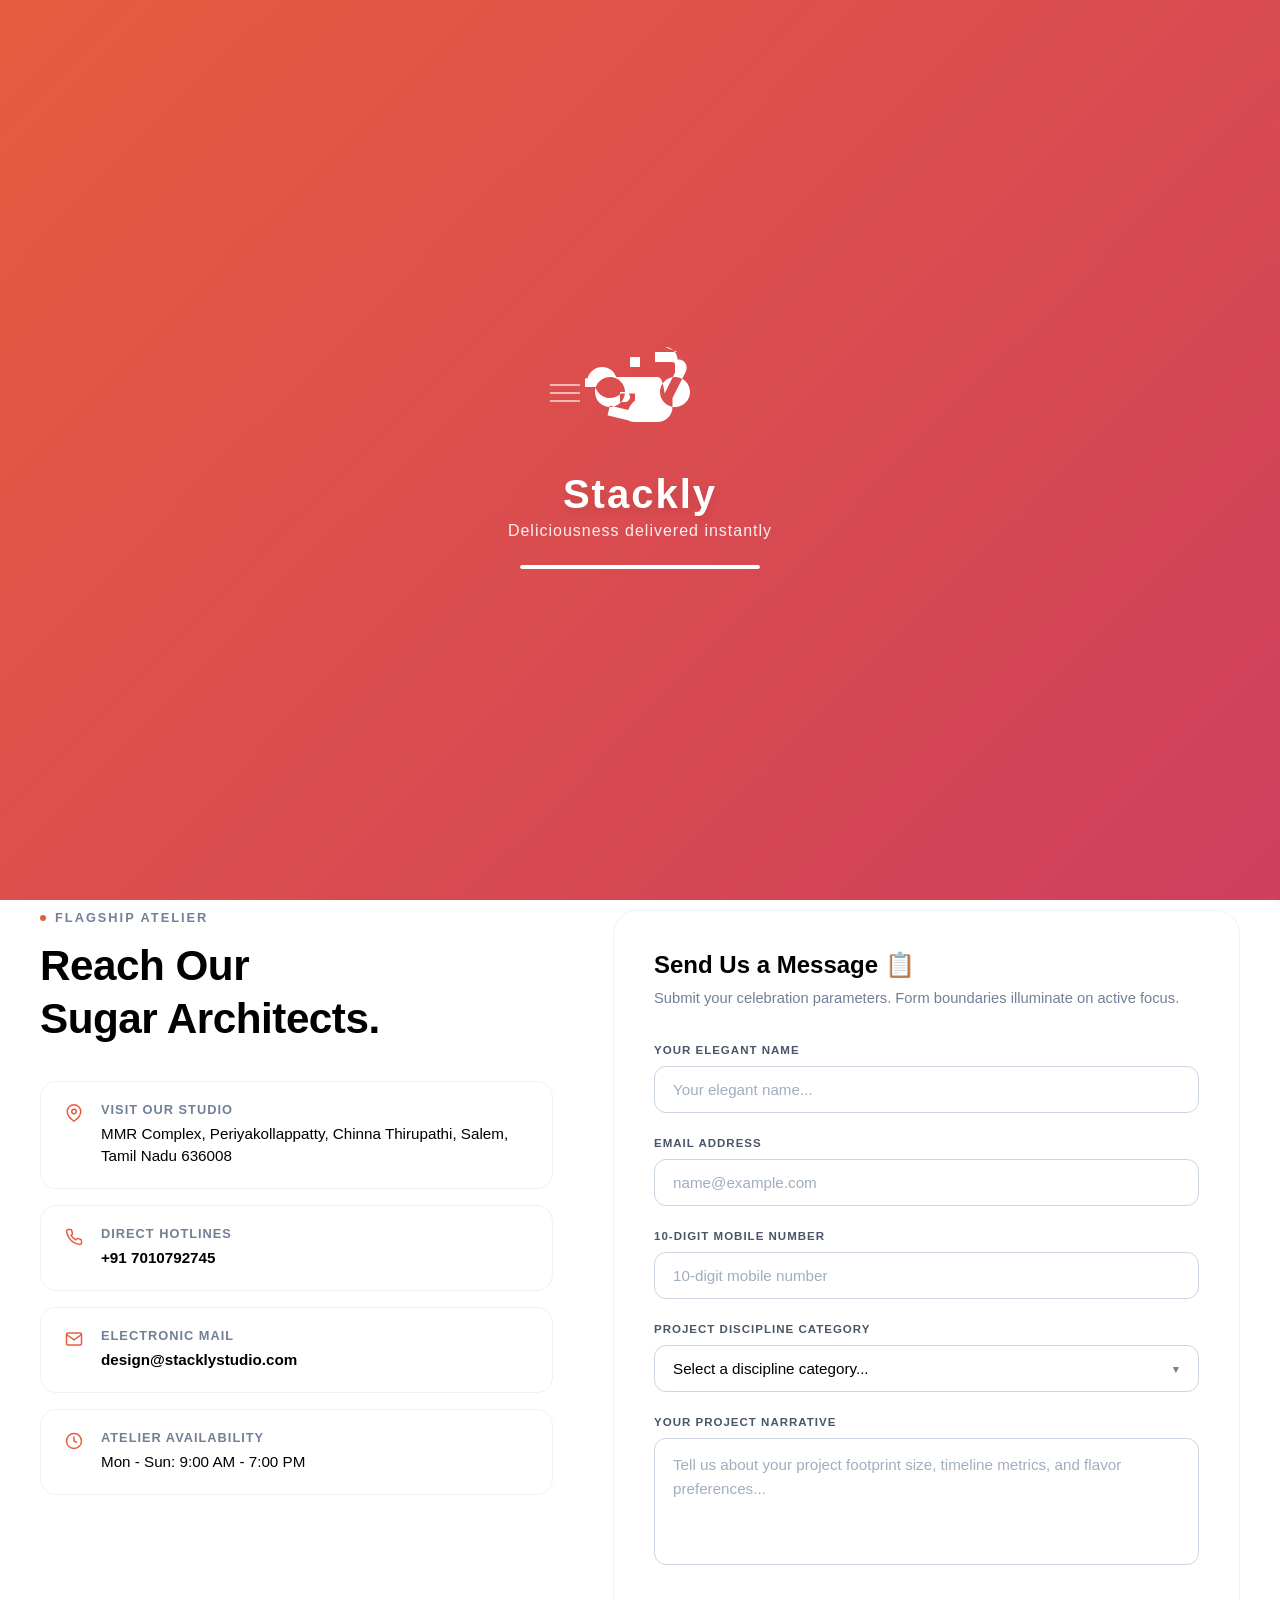
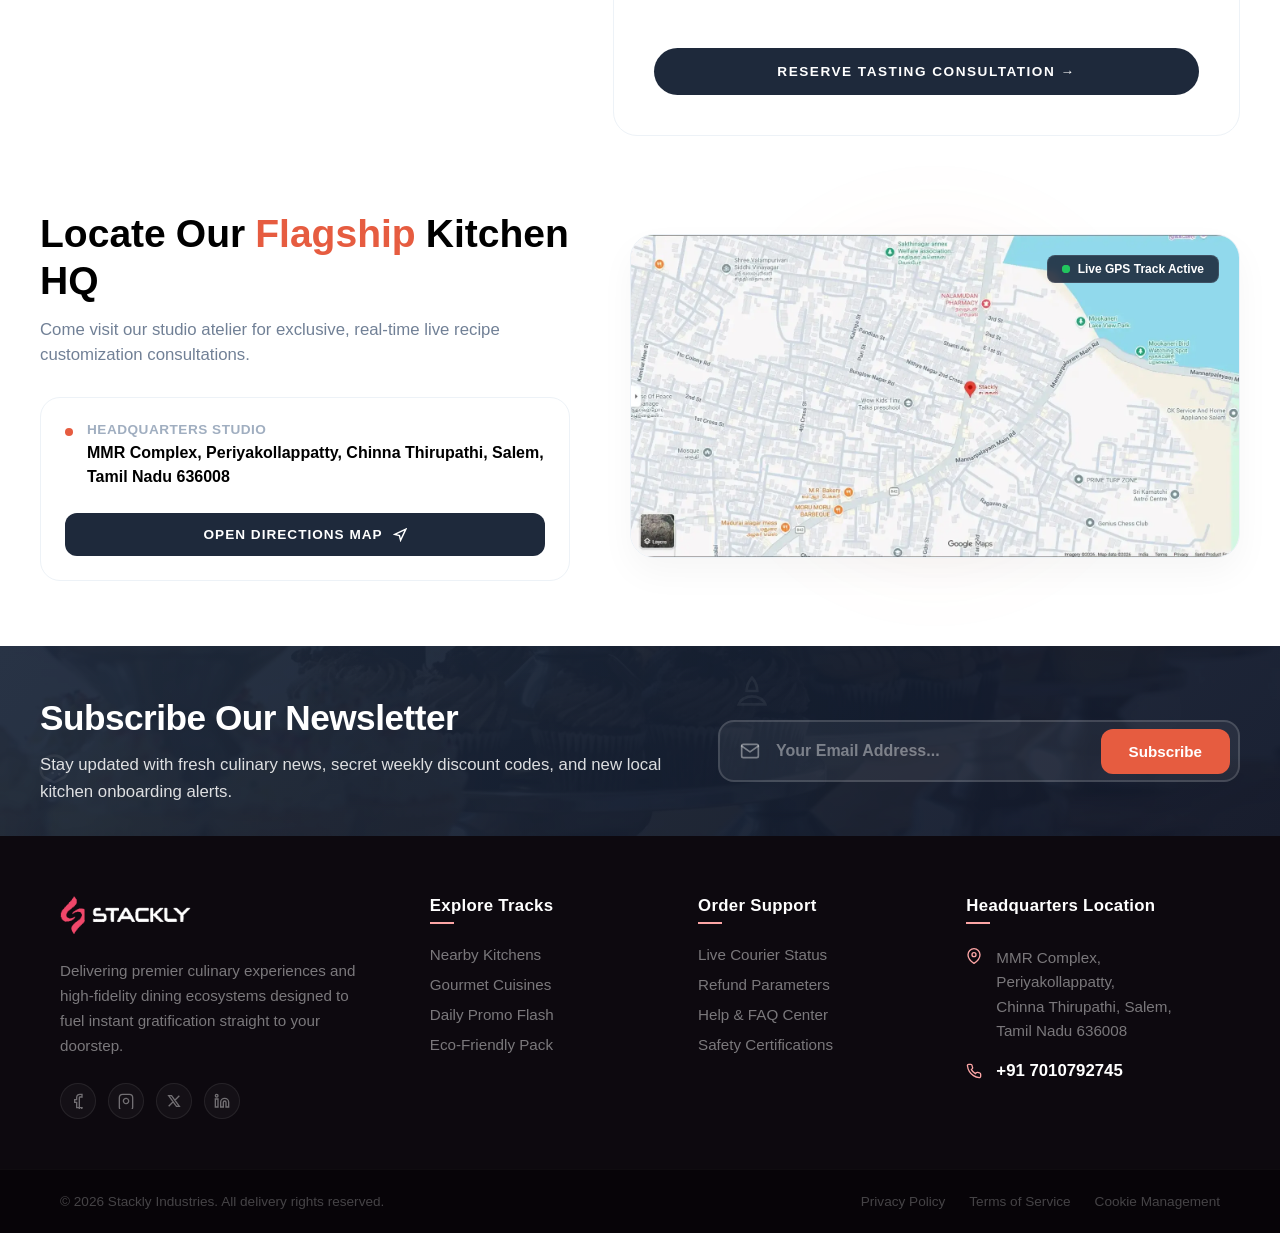
<file: contact.html>
<!DOCTYPE html>
<html lang="en">
<head>
    <meta charset="UTF-8">
    <meta name="viewport" content="width=device-width, initial-scale=1.0">
    <title>Stackly - Food Delivery</title>
    <!-- FontAwesome for background food icons -->
    <link rel="stylesheet" href="https://cloudflare.com">
    <!-- Link to external CSS -->
    <link rel="stylesheet" href="style.css">
</head>
<body>

    <!-- PRELOADER PAGE -->
    <div id="preloader">
        <!-- Floating Decorative Vectors -->
        <i class="fa-solid fa-burger bg-icon"></i>
        <i class="fa-solid fa-pizza-slice bg-icon"></i>
        <i class="fa-solid fa-drumstick-bite bg-icon"></i>
        <i class="fa-solid fa-ice-cream bg-icon"></i>
        <i class="fa-solid fa-donut bg-icon"></i>
        <i class="fa-solid fa-hotdog bg-icon"></i>

        <div class="loader-content">
            <!-- Animated Scooter Vector -->
            <div class="scooter-wrapper">
                <div class="speed-lines"></div>
                <svg class="scooter-svg" viewBox="0 0 24 24">
                    <path d="M19 15c-1.66 0-3-1.34-3-3s1.34-3 3-3 3 1.34 3 3-1.34 3-3 3m-9-2c0-.55-.45-1-1-1H8v2h1c.55 0 1-.45 1-1m-4 2c-1.66 0-3-1.34-3-3s1.34-3 3-3 3 1.34 3 3-1.34 3-3 3m13.5-11H15v2h3.5c.28 0 .5.22.5.5v1.65l-2.08 4.16C16.58 9.53 16.1 9 15.5 9H11V7h1V5h-2v2h1v2H7.26c-.42-1.16-1.52-2-2.81-2-1.38 0-2.57.93-2.92 2.22L1 9.34V11h2.09c.35 1.29 1.54 2.22 2.92 2.22.84 0 1.6-.35 2.15-.92H11v1.42c-.6.47-1.08 1.12-1.35 1.88-1.27-.3-2.45-.6-3.65-.9l-.5 1.94c1.2.3 2.38.6 3.65.9C9.4 17.47 10.1 18 11 18h4.5c1.66 0 3-1.34 3-3v-1.78l2.67-5.34c.53-1.07-.25-2.38-1.45-2.38-.07 0-.15 0-.22.03V5.5c0-1.38-1.12-2.5-2.5-2.5z"/>
                </svg>
            </div>

            <!-- Brand Info -->
            <h1 class="brand-name">Stackly</h1>
            <p class="tagline">Deliciousness delivered instantly</p>

            <!-- Custom 2-second Bar -->
            <div class="progress-bar-container">
                <div class="progress-bar" id="progress"></div>
            </div>
        </div>
    </div>

    

<script>
    document.addEventListener("DOMContentLoaded", () => {
    const progressBar = document.getElementById("progress");
    const preloader = document.getElementById("preloader");

    // Start the progress bar animation immediately on DOM load
    setTimeout(() => {
        progressBar.style.width = "100%";
    }, 50);

    // Hide the preloader completely after exactly 2 seconds (2000 milliseconds)
    setTimeout(() => {
        preloader.classList.add("hide-preloader");
        document.body.style.overflow = "auto"; // Re-enable body scrolling
    }, 2000);
});

</script>

<header class="main-header">
        <div class="header-container">
            <!-- Brand Logo (Refreshes Page) -->
            <a href="index.html" class="logo-container" onclick="window.location.reload();">
                <img src="./assests/FD logo.webp" alt="Stackly Logo" class="brand-logo">
            </a>

            <!-- Desktop Navigation Menus (Centered) -->
            <nav class="nav-menu">
                <a href="index.html" class="nav-link ">Home</a>
                <a href="restaurants.html" class="nav-link ">Restaurants</a>
                <a href="offers.html" class="nav-link ">Offers</a>
                <a href="blogs.html" class="nav-link ">Blogs</a>
                <a href="contact.html" class="nav-link active">Contact</a>
            </nav>

            <!-- Right Side Actions (Auth, Cart, Hamburger Trigger) -->
            <div class="header-actions">
               <a href="login.html">
    <button class="btn-auth">Sign In</button>
</a>
                
                <!-- Fixed Cart Icon using Inline SVG Vector -->
                <a href="404.html" class="cart-icon-btn" title="View Cart">
                    <svg class="header-svg-icon" viewBox="0 0 24 24" fill="none" stroke="currentColor" stroke-width="2" stroke-linecap="round" stroke-linejoin="round">
                        <path d="M6 2L3 6v14a2 2 0 0 0 2 2h14a2 2 0 0 0 2-2V6l-3-4z"></path>
                        <line x1="3" y1="6" x2="21" y2="6"></line>
                        <path d="M16 10a4 4 0 0 1-8 0"></path>
                    </svg>
                    <span class="cart-badge">0</span>
                </a>

                <!-- Mobile Hamburger Trigger using Inline SVG Vector -->
                <button class="hamburger-btn" id="hamburger-trigger" aria-label="Open Menu">
                    <svg class="header-svg-icon" viewBox="0 0 24 24" fill="none" stroke="currentColor" stroke-width="2" stroke-linecap="round" stroke-linejoin="round">
                        <line x1="3" y1="12" x2="21" y2="12"></line>
                        <line x1="3" y1="6" x2="21" y2="6"></line>
                        <line x1="3" y1="18" x2="21" y2="18"></line>
                    </svg>
                </button>
            </div>
        </div>
    </header>

    <!-- Mobile Navigation Drawer Overlay -->
    <div class="mobile-drawer-overlay" id="mobile-overlay"></div>

    <!-- Mobile Navigation Side Drawer (75% width) -->
    <aside class="mobile-drawer" id="mobile-drawer">
        <div class="drawer-header">
            <span class="drawer-brand">Stackly</span>
            <!-- Close Drawer Button using Inline SVG Vector -->
            <button class="close-drawer-btn" id="close-drawer" aria-label="Close Menu">
                <svg class="header-svg-icon" viewBox="0 0 24 24" fill="none" stroke="currentColor" stroke-width="2" stroke-linecap="round" stroke-linejoin="round">
                    <line x1="18" y1="6" x2="6" y2="18"></line>
                    <line x1="6" y1="6" x2="18" y2="18"></line>
                </svg>
            </button>
        </div>
     <nav class="mobile-nav-menu">
            <a href="index.html" class="mobile-nav-link ">Home</a>
            <a href="restaurants.html" class="mobile-nav-link">Restaurants</a>
            <a href="offers.html" class="mobile-nav-link">Offers</a>
            <a href="blogs.html" class="mobile-nav-link ">Blogs</a>
            <a href="contact.html" class="mobile-nav-link active">Contact</a>
        </nav>
        <div class="drawer-footer">
       <button class="btn-auth-mobile" onclick="window.location.href='login.html'">
    Sign In
</button>
        </div>
    </aside>

  

  



<script>
 document.addEventListener("DOMContentLoaded", () => {
    const hamburgerTrigger = document.getElementById("hamburger-trigger");
    const closeDrawerBtn = document.getElementById("close-drawer");
    const mobileOverlay = document.getElementById("mobile-overlay");
    const mobileDrawer = document.getElementById("mobile-drawer");
    const bodyElement = document.body;

    // Open Drawer Menu and Activate Scroll Lock
    function openMobileMenu() {
        mobileDrawer.classList.add("active");
        mobileOverlay.classList.add("active");
        bodyElement.classList.add("no-scroll");
    }

    // Close Drawer Menu and Restore Page Scrolling
    function closeMobileMenu() {
        mobileDrawer.classList.remove("active");
        mobileOverlay.classList.remove("active");
        bodyElement.classList.remove("no-scroll");
    }

    // Event Bindings
    if (hamburgerTrigger) {
        hamburgerTrigger.addEventListener("click", openMobileMenu);
    }

    if (closeDrawerBtn) {
        closeDrawerBtn.addEventListener("click", closeMobileMenu);
    }

    if (mobileOverlay) {
        mobileOverlay.addEventListener("click", closeMobileMenu);
    }
});


</script>
<!-- CONTACT PAGE HERO BANNER -->
<section class="contact-hero-section" id="contact-hero-trigger">
    <!-- Fine abstract typographical line overlay overlay underlay matrix -->
    <div class="contact-hero-grid-mesh"></div>

    <div class="contact-hero-container">
        
        <!-- Left Column: Word-By-Word Title & Action Track Stack -->
        <div class="contact-hero-left-content">
            <span class="contact-pre-title" id="contact-badge-fade">Get In Touch</span>
            
            <h1 class="contact-hero-title" id="contact-scroll-title">
                <span class="ch-word">We</span>
                <span class="ch-word">Are</span>
                <span class="ch-word accent-coral">Always</span>
                <span class="ch-word">Ready</span>
                <span class="ch-word">To</span>
                <span class="ch-word">Hear</span>
                <span class="ch-word">You</span>
            </h1>
            
            <p class="contact-hero-description" id="contact-para-slide">
                Have a question about a kitchen order, partnership opportunity, or customized food delivery enterprise account? Reach out to our specialist operations hub instantly.
            </p>

            <!-- Minimalist Quick Touch Channels Row sliding inward concurrently -->
            <div class="contact-fast-channels" id="contact-channels-slide">
                <div class="fast-channel-pill">
                    <span class="channel-icon">📞</span>
                    <div class="channel-stack">
                        <strong>Call Support</strong>
                        <span>+91 7010792745</span>
                    </div>
                </div>
                <div class="fast-channel-pill">
                    <span class="channel-icon icon-green">💬</span>
                    <div class="channel-stack">
                        <strong>Live Chat Hub</strong>
                        <span>Average response: 2 Mins</span>
                    </div>
                </div>
            </div>
            
            <div class="contact-hero-action" id="contact-btn-rise">
                <a href="404.html" class="btn-contact-hero-primary">Launch Help Desk</a>
            </div>
        </div>

        <!-- Right Column: Overlapping Collage Media Frame Rising from Bottom Bounds -->
        <div class="contact-hero-right-media" id="contact-media-slide">
            <!-- Central localized glowing aura backdrop disk -->
            <div class="contact-media-glow-halo"></div>
            
            <!-- Main visual composition element frame -->
            <div class="contact-image-wrapper">
                <img src="./assests/hero img pi.webp" alt="Stackly Customer Help Desk Team" class="contact-hero-main-img">
            </div>

            <!-- Floating Overlay Card Component (Autonomous Interactive Float Sequence) -->
            <div class="contact-float-status-card">
                <div class="status-indicator-dot"></div>
                <div class="status-text-block">
                    <strong>Operations Active</strong>
                    <span>Salem Headquarters Online</span>
                </div>
            </div>
        </div>

    </div>
</section>

<style>
    /* --- Contact Page Hero Base Layout --- */
.contact-hero-section {
    padding: 80px 20px;
    background-color: #ffffff; /* Clean flat minimalist white design canvas background */
    overflow: hidden;
    position: relative;
    min-height: calc(100vh - 70px);
    display: flex;
    align-items: center;
}

/* Linear geometric fine network blueprint background underlay matrix */
.contact-hero-grid-mesh {
    position: absolute;
    top: 0;
    left: 0;
    width: 100%;
    height: 100%;
    background-image: linear-gradient(rgba(230, 92, 64, 0.015) 1px, transparent 1px),
                      linear-gradient(90deg, rgba(230, 92, 64, 0.015) 1px, transparent 1px);
    background-size: 35px 35px;
    pointer-events: none;
    z-index: 1;
}

.contact-hero-container {
    max-width: 1200px;
    margin: 0 auto;
    display: grid;
    grid-template-columns: 1.15fr 0.85fr;
    gap: 60px;
    align-items: center;
    width: 100%;
    position: relative;
    z-index: 2;
}

/* --- Left Column Elements & Content Glow Profiles --- */
.contact-hero-left-content {
    display: flex;
    flex-direction: column;
}

.contact-pre-title {
    font-size: 0.9rem;
    font-weight: 800;
    color: var(--primary-color, #e65c40); /* Matches precise brand coral accent token */
    text-transform: uppercase;
    letter-spacing: 2px;
    margin-bottom: 12px;
    opacity: 0;
    transform: translateY(-10px);
    transition: opacity 0.6s ease, transform 0.6s ease;
}

.contact-pre-title.fade-active {
    opacity: 1;
    transform: translateY(0);
}

.contact-hero-title {
    font-size: calc(2rem + 1.2vw);
    font-weight: 800;
    line-height: 1.15;
    color: #000000; /* Solid absolute crisp high-contrast black heading text */
    margin-bottom: 22px;
    display: flex;
    flex-wrap: wrap;
    gap: 0 12px;
}

.contact-hero-title .accent-coral {
    color: var(--primary-color, #e65c40);
}

/* Word-by-word slide preset animation parameters mappings */
.ch-word {
    display: inline-block;
    opacity: 0.15; /* Base dim layout status point before scroll cross-over triggers trigger reveal */
    transform: translateY(12px);
    transition: opacity 0.5s ease, transform 0.5s ease;
}

.ch-word.word-revealed {
    opacity: 1;
    transform: translateY(0);
}

.contact-hero-description {
    font-size: 1.1rem;
    color: #000000; /* Crisp crisp solid black reading text block copy description */
    line-height: 1.7;
    margin-bottom: 25px;
    max-width: 550px;
    opacity: 0;
    transform: translateX(-60px); /* Slides smoothly inward out from left viewport margin boundaries initially */
    transition: opacity 0.8s cubic-bezier(0.16, 1, 0.3, 1), 
                transform 0.8s cubic-bezier(0.16, 1, 0.3, 1);
}

.contact-hero-description.slide-active {
    opacity: 1;
    transform: translateX(0);
}

/* High Contrast Hover Content Glow Reflections on Typography Focus Header */
.contact-hero-left-content:hover .contact-hero-title {
    text-shadow: 0 0 20px rgba(230, 92, 64, 0.1);
}

/* Minimalist Quick Touch Channels Row */
.contact-fast-channels {
    display: flex;
    align-items: center;
    gap: 20px;
    margin-bottom: 35px;
    opacity: 0;
    transform: translateX(-40px);
    transition: opacity 0.8s cubic-bezier(0.16, 1, 0.3, 1), transform 0.8s cubic-bezier(0.16, 1, 0.3, 1);
}

.contact-fast-channels.slide-active {
    opacity: 1;
    transform: translateX(0);
}

.fast-channel-pill {
    background-color: #f8fafc;
    border: 1px solid #edf2f7;
    border-radius: 16px;
    padding: 12px 18px;
    display: flex;
    align-items: center;
    gap: 12px;
    transition: all 0.3s cubic-bezier(0.25, 0.8, 0.25, 1);
}

.channel-icon {
    width: 34px;
    height: 34px;
    border-radius: 10px;
    background-color: #fff5f2;
    display: flex;
    align-items: center;
    justify-content: center;
    font-size: 1.1rem;
}

.channel-icon.icon-green { background-color: #eff6ff; }

.channel-stack { display: flex; flex-direction: column; }
.channel-stack strong { font-size: 0.85rem; color: #000000; }
.channel-stack span { font-size: 0.8rem; color: #718096; font-weight: 600; margin-top: 1px; }

.fast-channel-pill:hover {
    border-color: rgba(230, 92, 64, 0.2);
    box-shadow: 0 10px 20px rgba(230, 92, 64, 0.04);
    transform: translateY(-2px);
}

/* Upwards Rising Call To Action Button Components */
.contact-hero-action {
    opacity: 0;
    transform: translateY(20px);
    transition: opacity 0.8s cubic-bezier(0.16, 1, 0.3, 1), transform 0.8s cubic-bezier(0.16, 1, 0.3, 1);
}

.contact-hero-action.rise-active {
    opacity: 1;
    transform: translateY(0);
}

.btn-contact-hero-primary {
    display: inline-block;
    background-color: #1e293b; /* Premium deep blue-black high-contrast tone token */
    color: #ffffff;
    text-decoration: none;
    padding: 16px 38px;
    border-radius: 30px;
    font-size: 1rem;
    font-weight: 700;
    box-shadow: 0 10px 25px rgba(30, 41, 59, 0.12);
    transition: all 0.3s cubic-bezier(0.25, 0.8, 0.25, 1);
}

.btn-contact-hero-primary:hover {
    background-color: var(--primary-color, #e65c40);
    box-shadow: 0 12px 24px rgba(230, 92, 64, 0.25);
    transform: translateY(-4px) scale(1.02);
}

/* --- Right Side Column: Image Media Stack & Floating Status Badge --- */
.contact-hero-right-media {
    position: relative;
    display: flex;
    justify-content: center;
    align-items: center;
    height: 480px;
    /* Bottom-up upward vertical rise slide entry settings */
    opacity: 0;
    transform: translateY(80px); 
    transition: opacity 1s cubic-bezier(0.16, 1, 0.3, 1), transform 1s cubic-bezier(0.16, 1, 0.3, 1);
}

.contact-hero-right-media.slide-active {
    opacity: 1;
    transform: translateY(0);
}

.contact-media-glow-halo {
    position: absolute;
    width: 350px;
    height: 350px;
    background-color: rgba(230, 92, 64, 0.06); /* Soft supportive localized brand ambient aura disc */
    border-radius: 50%;
    filter: blur(50px);
    z-index: 1;
}

.contact-image-wrapper {
    position: relative;
    z-index: 2;
    width: 100%;
    max-width: 420px;
    border-radius: 24px;
    overflow: hidden;
    box-shadow: 0 20px 45px rgba(0,0,0,0.04);
    transition: transform 0.5s cubic-bezier(0.25, 0.8, 0.25, 1);
    /* Autonomous high-performance floating loop sequence execution */
    animation: contactImageFloat 4.5s ease-in-out infinite alternate;
}

@keyframes contactImageFloat {
    0% { transform: translateY(0) rotate(0deg); }
    100% { transform: translateY(-12px) rotate(-1deg); }
}

.contact-hero-right-media:hover .contact-image-wrapper {
    transform: scale(1.02) translateY(-2px);
}

.contact-hero-main-img {
    width: 100%;
    height: auto;
    display: block;
    object-fit: cover;
}

/* --- Creative Trust Overlay Status Card --- */
.contact-float-status-card {
    position: absolute;
    bottom: 12%;
    left: -4%;
    background-color: #ffffff;
    border-radius: 18px;
    padding: 14px 20px;
    box-shadow: 0 12px 30px rgba(0,0,0,0.06);
    border: 1px solid #edf2f7;
    z-index: 3;
    display: flex;
    align-items: center;
    gap: 12px;
    transition: transform 0.3s cubic-bezier(0.25, 0.8, 0.25, 1), box-shadow 0.3s ease;
    animation: statusBadgeFloat 4s ease-in-out infinite alternate 0.3s;
}

@keyframes statusBadgeFloat {
    0% { transform: translateY(0); }
    100% { transform: translateY(8px); }
}

.contact-float-status-card:hover {
    transform: scale(1.04) translateY(-3px) !important;
    border-color: rgba(230, 92, 64, 0.2);
    box-shadow: 0 18px 35px rgba(230, 92, 64, 0.08);
    cursor: default;
}

.status-indicator-dot {
    width: 10px;
    height: 10px;
    border-radius: 50%;
    background-color: #22c55e; /* Bright glowing green pulse color node */
    position: relative;
}

.status-indicator-dot::after {
    content: '';
    position: absolute;
    top: 0; left: 0; width: 100%; height: 100%;
    border-radius: 50%;
    background-color: #22c55e;
    animation: corePulseRing 1.8s infinite ease-in-out;
}

@keyframes corePulseRing {
    0% { transform: scale(0.8); opacity: 0.5; }
    100% { transform: scale(2.4); opacity: 0; }
}

.status-text-block { display: flex; flex-direction: column; }
.status-text-block strong { font-size: 0.82rem; color: #000000; }
.status-text-block span { font-size: 0.72rem; color: #718096; font-weight: 500; }

/* --- Full Layout Grid Cross-Device Responsiveness --- */
@media (max-width: 1024px) {
    .contact-hero-container { gap: 40px; }
    .contact-float-status-card { left: 2%; }
}

@media (max-width: 768px) {
    .contact-hero-container {
        grid-template-columns: 1fr; /* Collapses horizontal columns array down into clean single layout track lines */
        text-align: center;
        gap: 50px;
    }
    .contact-hero-title { justify-content: center; }
    .contact-hero-description { margin-left: auto; margin-right: auto; }
    .contact-fast-channels { justify-content: center; flex-wrap: wrap; gap: 14px; }
    
    .contact-hero-right-media {
        order: -1; /* Pushes brand visual team illustration above content text block on mobile for view balance */
        height: 400px;
        transform: translateY(40px); /* Switch animation slide axis smoothly */
    }
    .contact-hero-right-media.slide-active { transform: translateY(0); }
    .contact-image-wrapper { max-width: 310px; }
    .contact-media-glow-halo { width: 250px; height: 250px; }
    .contact-float-status-card { bottom: 4%; left: 15%; }
}

@media (max-width: 520px) {
    .contact-hero-title { font-size: 1.85rem; }
    .contact-fast-channels { flex-direction: column; align-items: stretch; }
    .fast-channel-pill { justify-content: center; }
    .btn-contact-hero-primary { width: 100%; text-align: center; } /* Stretch button fully to browser limits on smartphones viewports */
    .contact-float-status-card { display: none; } /* Drop overlay absolute panels on tight mobile views to save space */
}

</style>

<script>
    /**
 * STACKLY FOOD DELIVERY WEBSITE
 * Isolated Operations Script: Contact Directory Hero Section
 */
document.addEventListener("DOMContentLoaded", () => {
    
    // Selector handles context channels mapping targets elements space
    const sectionContainer = document.getElementById("contact-hero-trigger");
    const preTitleBadge = document.getElementById("contact-badge-fade");
    const headingWordsNodesList = document.querySelectorAll(".ch-word");
    const paragraphTextCopyBody = document.getElementById("contact-para-slide");
    const fastChannelsRowGroup = document.getElementById("contact-channels-slide");
    const primaryActionButtonHolder = document.getElementById("contact-btn-rise");
    const rightSideMediaGraphicsColumn = document.getElementById("contact-media-slide");

    // Interaction Performance Evaluation Observer Options
    const contactHeroObserverOptions = {
        root: null,
        threshold: 0.1, // Fires loop sequence calculations once 10% of container crosses baseline view tracking limits
        rootMargin: "0px 0px -30px 0px"
    };

    // Sequential Timeline Execution Matrix Loop
    const contactHeroRevealObserver = new IntersectionObserver((entries, observer) => {
        entries.forEach(entry => {
            if (entry.isIntersecting) {
                
                // Track Timeline Step A: Fade in pre title brand badge label
                if (preTitleBadge) {
                    preTitleBadge.classList.add("fade-active");
                }

                // Track Timeline Step B: Assemble Title header text pieces word-by-word progressively
                headingWordsNodesList.forEach((wordNode, index) => {
                    setTimeout(() => {
                        wordNode.classList.add("word-revealed");
                    }, index * 95); // 95ms progressive layout text stagger delays pacing
                });

                // Track Timeline Step C: Slide description narrative copy block smoothly out from left margin limits
                if (paragraphTextCopyBody) {
                    paragraphTextCopyBody.classList.add("slide-active");
                }

                // Track Timeline Step D: Slide fast communication pill buttons channels row inward concurrently
                if (fastChannelsRowGroup) {
                    setTimeout(() => {
                        fastChannelsRowGroup.classList.add("slide-active");
                    }, 250);
                }

                // Track Timeline Step E: Slide right visual support illustration graphics column upward from bottom boundaries limits
                if (rightSideMediaGraphicsColumn) {
                    rightSideMediaGraphicsColumn.classList.add("slide-active");
                }

                // Track Timeline Step F: Rise primary launch help desk CTA button upward concurrently
                if (primaryActionButtonHolder) {
                    setTimeout(() => {
                        primaryActionButtonHolder.classList.add("rise-active");
                    }, 400);
                }

                // Terminate target observer listener safely to secure memory footprint clock speeds footprints
                observer.unobserve(entry.target);
            }
        });
    }, contactHeroObserverOptions);

    if (sectionContainer) {
        contactHeroRevealObserver.observe(sectionContainer);
    }
});

</script>

<!-- CONTACT INPUT FORM & DETAILS SECTION -->
<section class="contact-form-section" id="form-section-trigger">
    <div class="form-section-container">
        
        <!-- Left Column: Corporate Office Connectivity Tags Grid -->
        <div class="contact-details-column">
            <span class="contact-atelier-badge scroll-fade-node">Flagship Atelier</span>
            <h2 class="contact-details-main-heading scroll-fade-node">Reach Our <br>Sugar Architects.</h2>
            
            <div class="contact-info-cards-stack">
                
                <!-- Detail Card 1: Office Studio Location -->
                <div class="info-metric-card scroll-fade-node">
                    <span class="metric-vector-icon">
                        <svg viewBox="0 0 24 24" fill="none" stroke="currentColor" stroke-width="2"><path d="M21 10c0 7-9 13-9 13s-9-6-9-13a9 9 0 0 1 18 0z"></path><circle cx="12" cy="10" r="3"></circle></svg>
                    </span>
                    <div class="metric-text-stack">
                        <strong>Visit Our Studio</strong>
                        <p>MMR Complex, Periyakollappatty, Chinna Thirupathi, Salem, Tamil Nadu 636008</p>
                    </div>
                </div>

                <!-- Detail Card 2: Hotlines Support -->
                <div class="info-metric-card scroll-fade-node">
                    <span class="metric-vector-icon">
                        <svg viewBox="0 0 24 24" fill="none" stroke="currentColor" stroke-width="2"><path d="M22 16.92v3a2 2 0 0 1-2.18 2 19.79 19.79 0 0 1-8.63-3.07 19.5 19.5 0 0 1-6-6 19.79 19.79 0 0 1-3.07-8.67A2 2 0 0 1 4.11 2h3a2 2 0 0 1 2 1.72 12.84 12.84 0 0 0 .7 2.81 2 2 0 0 1-.45 2.11L8.09 9.91a16 16 0 0 0 6 6l1.27-1.27a2 2 0 0 1 2.11-.45 12.84 12.84 0 0 0 2.81.7A2 2 0 0 1 22 16.92z"></path></svg>
                    </span>
                    <div class="metric-text-stack">
                        <strong>Direct Hotlines</strong>
                        <p><a href="tel:+917010792745" class="interactive-detail-link">+91 7010792745</a></p>
                    </div>
                </div>

                <!-- Detail Card 3: Outlook Core Routing Mail Link -->
                <div class="info-metric-card scroll-fade-node">
                    <span class="metric-vector-icon">
                        <svg viewBox="0 0 24 24" fill="none" stroke="currentColor" stroke-width="2"><path d="M4 4h16c1.1 0 2 .9 2 2v12c0 1.1-.9 2-2 2H4c-1.1 0-2-.9-2-2V6c0-1.1.9-2 2-2z"></path><polyline points="22,6 12,13 2,6"></polyline></svg>
                    </span>
                    <div class="metric-text-stack">
                        <strong>Electronic Mail</strong>
                        <p><a href="mailto:design@stacklystudio.com" class="interactive-detail-link" title="Open in Outlook / Mail Client">design@stacklystudio.com</a></p>
                    </div>
                </div>

                <!-- Detail Card 4: Availability Timings -->
                <div class="info-metric-card scroll-fade-node">
                    <span class="metric-vector-icon">
                        <svg viewBox="0 0 24 24" fill="none" stroke="currentColor" stroke-width="2"><circle cx="12" cy="12" r="10"></circle><polyline points="12 6 12 12 16 14"></polyline></svg>
                    </span>
                    <div class="metric-text-stack">
                        <strong>Atelier Availability</strong>
                        <p>Mon - Sun: 9:00 AM - 7:00 PM</p>
                    </div>
                </div>

            </div>
        </div>

        <!-- Right Column: Interactive Intake Consultation Form Block -->
        <div class="contact-form-column scroll-fade-node">
            <div class="form-wrapper-box">
                <h3 class="form-main-heading">Send Us a Message 📋</h3>
                <p class="form-sub-heading">Submit your celebration parameters. Form boundaries illuminate on active focus.</p>
                
                <form id="consultation-intake-form" novalidate>
                    
                    <div class="form-input-row">
                        <label for="client-name-field" class="form-field-label">YOUR ELEGANT NAME</label>
                        <input type="text" id="client-name-field" placeholder="Your elegant name..." autocomplete="off">
                    </div>

                    <div class="form-input-row">
                        <label for="client-email-field" class="form-field-label">EMAIL ADDRESS</label>
                        <input type="email" id="client-email-field" placeholder="name@example.com" autocomplete="off">
                    </div>

                    <div class="form-input-row">
                        <label for="client-phone-field" class="form-field-label">10-DIGIT MOBILE NUMBER</label>
                        <input type="text" id="client-phone-field" placeholder="10-digit mobile number" maxlength="10" autocomplete="off">
                    </div>

                    <div class="form-input-row">
                        <label for="client-category-select" class="form-field-label">PROJECT DISCIPLINE CATEGORY</label>
                        <div class="custom-select-wrapper">
                            <select id="client-category-select">
                                <option value="" disabled selected>Select a discipline category...</option>
                                <option value="catering">Gourmet Event Catering</option>
                                <option value="bakery">Custom Patisserie Design</option>
                                <option value="partnership">Master Kitchen Partnership</option>
                                <option value="enterprise">Corporate Enterprise Delivery</option>
                            </select>
                        </div>
                    </div>

                    <div class="form-input-row">
                        <label for="client-narrative-field" class="form-field-label">YOUR PROJECT NARRATIVE</label>
                        <textarea id="client-narrative-field" rows="4" placeholder="Tell us about your project footprint size, timeline metrics, and flavor preferences..."></textarea>
                    </div>

                    <!-- Universal Floating Warning Error Validation Bubble -->
                    <div class="form-validation-alert" id="form-error-bubble">Please fill the fields</div>

                    <button type="submit" class="btn-form-submit">RESERVE TASTING CONSULTATION →</button>

                </form>
            </div>
        </div>

    </div>
</section>

<style>
    /* --- Corporate Light Interface Form Block Style Mappings --- */
.contact-form-section {
    /* Exact requested spacing constraints: 50px top padding, 30px bottom padding */
    padding: 10px 20px 30px 20px;
    background-color: #ffffff; /* Clean white canvas background configuration */
    font-family: 'Segoe UI', Tahoma, Geneva, Verdana, sans-serif;
    overflow: hidden;
    position: relative;
}

.form-section-container {
    max-width: 1200px;
    margin: 0 auto;
    display: grid;
    grid-template-columns: 1fr 1.15fr;
    gap: 60px;
    width: 100%;
}

/* --- Left Side Content Blocks Architecture --- */
.contact-details-column {
    display: flex;
    flex-direction: column;
}

.contact-atelier-badge {
    font-size: 0.8rem;
    font-weight: 700;
    color: #718096;
    text-transform: uppercase;
    letter-spacing: 2px;
    margin-bottom: 15px;
    position: relative;
    padding-left: 15px;
}

.contact-atelier-badge::before {
    content: '';
    position: absolute;
    top: 50%;
    left: 0;
    transform: translateY(-50%);
    width: 6px;
    height: 6px;
    background-color: #e65c40; /* Signature brand coral marker dot */
    border-radius: 50%;
}

.contact-details-main-heading {
    font-size: calc(2rem + 0.8vw);
    font-weight: 800;
    line-height: 1.25;
    color: #000000; /* Solid high-contrast absolute black heading text */
    margin: 0 0 35px 0;
    letter-spacing: -0.5px;
}

.contact-info-cards-stack {
    display: flex;
    flex-direction: column;
    gap: 16px;
}

.info-metric-card {
    background-color: #ffffff; 
    border: 1px solid #edf2f7; /* Clean, lightweight borderline split */
    border-radius: 16px;
    padding: 20px 24px;
    display: flex;
    align-items: flex-start;
    gap: 18px;
    transition: all 0.3s cubic-bezier(0.16, 1, 0.3, 1);
}

/* Premium Focus Hover Glow Aura Shadows Profiles */
.info-metric-card:hover {
    border-color: rgba(230, 92, 64, 0.25);
    box-shadow: 0 15px 35px rgba(230, 92, 64, 0.05);
    transform: translateY(-3px);
}

.metric-vector-icon {
    color: #e65c40; /* Premium brand coral vector icons accent */
    margin-top: 2px;
    display: inline-flex;
    align-items: center;
}

.metric-vector-icon svg { width: 18px; height: 18px; stroke: currentColor; }

.metric-text-stack { display: flex; flex-direction: column; }
.metric-text-stack strong { font-size: 0.8rem; font-weight: 700; color: #718096; text-transform: uppercase; letter-spacing: 1px; margin-bottom: 6px; }
.metric-text-stack p { font-size: 0.95rem; color: #000000; line-height: 1.5; margin: 0; }

.interactive-detail-link {
    color: #000000;
    text-decoration: none;
    font-weight: 600;
    transition: color 0.2s ease;
}

.interactive-detail-link:hover {
    color: #e65c40;
}

/* --- Right Side: Clean Input Form Architecture --- */
.contact-form-column {
    width: 100%;
}

.form-wrapper-box {
    background-color: #ffffff;
    border: 1px solid #edf2f7;
    border-radius: 24px;
    padding: 40px;
}

.form-main-heading {
    font-size: 1.5rem;
    font-weight: 800;
    color: #000000;
    margin: 0 0 8px 0;
}

.form-sub-heading {
    font-size: 0.92rem;
    color: #718096;
    line-height: 1.5;
    margin: 0 0 35px 0;
}

/* Form Input Blocks Infrastructure Row Rows */
.form-input-row {
    display: flex;
    flex-direction: column;
    margin-bottom: 24px;
    position: relative;
}

.form-field-label {
    font-size: 0.72rem;
    font-weight: 700;
    color: #4a5568;
    letter-spacing: 1px;
    margin-bottom: 10px;
    text-transform: uppercase;
}

.form-input-row input, 
.form-input-row textarea, 
.form-input-row select {
    width: 100%;
    background-color: #ffffff;
    border: 1px solid #cbd5e1;
    border-radius: 12px;
    padding: 14px 18px;
    font-size: 0.95rem;
    font-weight: 500;
    color: #000000; /* Crisp crisp high contrast absolute black text fields entries strings */
    outline: none;
    transition: border-color 0.3s ease, box-shadow 0.3s ease;
}

.form-input-row textarea { resize: none; line-height: 1.6; }

/* Focus illumination halos parameters matching layout requirements */
.form-input-row input:focus, 
.form-input-row textarea:focus, 
.form-input-row select:focus {
    border-color: #e65c40; /* Solid brand coral on active focus */
    box-shadow: 0 0 0 4px rgba(230, 92, 64, 0.15);
}

.form-input-row input::placeholder, 
.form-input-row textarea::placeholder {
    color: #a0aec0;
}

/* Custom Select Dropdown Vector Chevron Mapping */
.custom-select-wrapper { position: relative; width: 100%; }
.custom-select-wrapper select { appearance: none; cursor: pointer; padding-right: 45px; }

.custom-select-wrapper::after {
    content: '▼';
    font-size: 0.65rem;
    color: #718096;
    position: absolute;
    right: 18px;
    top: 50%;
    transform: translateY(-50%);
    pointer-events: none;
}
.custom-select-wrapper:focus-within::after { color: #e65c40; }

/* --- Ticking Warning Error Warning Alert Bubble Popup CSS --- */
.form-validation-alert {
    background-color: #ff4d4d;
    color: #ffffff;
    font-size: 0.85rem;
    font-weight: 700;
    padding: 10px 18px;
    border-radius: 8px;
    box-shadow: 0 6px 16px rgba(255, 77, 77, 0.25);
    margin-bottom: 24px;
    width: 100%;
    text-align: center;
    opacity: 0;
    visibility: hidden;
    transform: translateY(10px);
    transition: opacity 0.3s cubic-bezier(0.175, 0.885, 0.32, 1.275), 
                transform 0.3s cubic-bezier(0.175, 0.885, 0.32, 1.275);
}

.form-validation-alert.show-bubble {
    opacity: 1;
    visibility: visible;
    transform: translateY(0);
}

@keyframes inputErrorVibrate {
    0%, 100% { transform: translateX(0); }
    20%, 60% { transform: translateX(-6px); }
    40%, 80% { transform: translateX(6px); }
}
.form-wrapper-box.vibrate { animation: inputErrorVibrate 0.4s ease-in-out; }

/* --- Action Submit Button Component Profile --- */
.btn-form-submit {
    width: 100%;
    background-color: #1e293b; /* Deep blue-black high-contrast tone token */
    border: none;
    color: #ffffff;
    padding: 16px 20px;
    border-radius: 30px;
    font-size: 0.85rem;
    font-weight: 700;
    letter-spacing: 1.5px;
    cursor: pointer;
    text-align: center;
    transition: all 0.3s cubic-bezier(0.25, 0.8, 0.25, 1);
}

.btn-form-submit:hover {
    background-color: #e65c40; /* Smooth coral flip on hover focus loops */
    transform: translateY(-2px);
    box-shadow: 0 10px 25px rgba(230, 92, 64, 0.2);
}

.btn-form-submit:active { transform: scale(0.98); }

/* --- Scroll One-by-One Progressive Intersections Cascade Tokens --- */
.scroll-fade-node {
    opacity: 0;
    transform: translateY(35px); /* Slide up elegantly sequentially on scroll down entries */
    transition: opacity 0.8s cubic-bezier(0.16, 1, 0.3, 1), 
                transform 0.8s cubic-bezier(0.16, 1, 0.3, 1);
}
.scroll-fade-node.node-revealed {
    opacity: 1;
    transform: translateY(0);
}

/* --- Full Layout Grid Cross-Device Responsiveness --- */
@media (max-width: 991px) {
    .form-section-container { grid-template-columns: 1fr; gap: 50px; }
    .form-wrapper-box { padding: 30px; }
}

@media (max-width: 580px) {
    .contact-details-main-heading { font-size: 1.85rem; }
    .form-main-heading { font-size: 1.3rem; }
    .form-wrapper-box { padding: 24px 18px; border-radius: 18px; }
    .info-metric-card { padding: 16px 18px; }
    .btn-form-submit { font-size: 0.8rem; letter-spacing: 0.8px; padding: 14px 12px; }
}


/* FIX: Ensure Contact Details Are Visible on Desktop */
@media (min-width: 992px) {
    .contact-form-section .contact-details-column .scroll-fade-node {
        opacity: 1;
        visibility: visible;
        transform: translateY(0);
    }

    .contact-form-section .form-section-container {
        grid-template-columns: minmax(0, 0.9fr) minmax(0, 1.1fr);
        align-items: start;
    }

    .contact-form-section .contact-details-column {
        min-width: 0;
        width: 100%;
    }

    .contact-form-section .contact-info-cards-stack {
        width: 100%;
    }

    .contact-form-section .info-metric-card {
        min-width: 0;
        box-sizing: border-box;
    }

    .contact-form-section .metric-text-stack {
        min-width: 0;
        overflow-wrap: anywhere;
    }
}

</style>

<script>
    // --- Contact Form Regex Filtering, Cascades & Redirect Logic Script ---
document.addEventListener("DOMContentLoaded", () => {
    
    const sectionTriggerZone = document.getElementById("form-section-trigger");
    const cascadingNodesList = document.querySelectorAll(".scroll-fade-node");
    const contactIntakeForm = document.getElementById("consultation-intake-form");
    const nameInputField = document.getElementById("client-name-field");
    const phoneInputField = document.getElementById("client-phone-field");
    const emailInputField = document.getElementById("client-email-field");
    const categorySelectField = document.getElementById("client-category-select");
    const errorBubbleNotifier = document.getElementById("form-error-bubble");
    const masterFormBoxWrapper = document.querySelector(".form-wrapper-box");

    const scrollRevealOptions = {
        root: null,
        threshold: 0.08, 
        rootMargin: "0px 0px -20px 0px"
    };

    const formsSectionObserver = new IntersectionObserver((entries, observer) => {
        entries.forEach(entry => {
            if (entry.isIntersecting) {
                const visibleElements = Array.from(cascadingNodesList).filter(node => {
                    const currentBounds = node.getBoundingClientRect();
                    return currentBounds.top < window.innerHeight && currentBounds.bottom > 0;
                });

                visibleElements.forEach((elementNode, index) => {
                    if (!elementNode.classList.contains("node-revealed")) {
                        setTimeout(() => {
                            elementNode.classList.add("node-revealed");
                        }, index * 110); 
                    }
                });

                observer.unobserve(entry.target);
            }
        });
    }, scrollRevealOptions);

    if (sectionTriggerZone) {
        formsSectionObserver.observe(sectionTriggerZone);
    }

    // REGEX FILTERING LOGIC 
    if (nameInputField) {
        nameInputField.addEventListener("input", function() {
            this.value = this.value.replace(/[0-9]/g, ""); // Blocks digits globally
        });
    }

    if (phoneInputField) {
        phoneInputField.addEventListener("input", function() {
            this.value = this.value.replace(/[^0-9]/g, ""); // Blocks alphabets globally
        });
    }

    // INTAKE SUBMISSION LOGIC
    if (contactIntakeForm && errorBubbleNotifier && masterFormBoxWrapper) {
        contactIntakeForm.addEventListener("submit", (event) => {
            event.preventDefault(); 
            
            const nameVal = nameInputField ? nameInputField.value.trim() : "";
            const emailVal = emailInputField ? emailInputField.value.trim() : "";
            const phoneVal = phoneInputField ? phoneInputField.value.trim() : "";
            const categoryVal = categorySelectField ? categorySelectField.value : "";

            if (nameVal === "" || emailVal === "" || phoneVal === "" || categoryVal === "") {
                masterFormBoxWrapper.classList.add("vibrate");
                errorBubbleNotifier.classList.add("show-bubble");
                setTimeout(() => { masterFormBoxWrapper.classList.remove("vibrate"); }, 400);
            } else {
                window.location.href = "404.html"; // Routes to your fallback landing architecture page safely
            }
        });

        const allInputFieldsArray = [nameInputField, emailInputField, phoneInputField, categorySelectField];
        allInputFieldsArray.forEach(inputSelectorNode => {
            if (inputSelectorNode) {
                inputSelectorNode.addEventListener("input", () => { errorBubbleNotifier.classList.remove("show-bubble"); });
                if (inputSelectorNode.tagName === "SELECT") {
                    inputSelectorNode.addEventListener("change", () => { errorBubbleNotifier.classList.remove("show-bubble"); });
                }
            }
        });
    }
});

</script>

<!-- CREATIVE MAP NAVIGATION HUB SECTION -->
<section class="map-navigation-section" id="map-hub-trigger">
    <div class="map-hub-container">
        
        <!-- Left Column: Word-By-Word Title Stack & Action Card -->
        <div class="map-hub-left">
            <!-- Scroll Animated Word-by-Word Header Construction -->
            <h2 class="map-hub-title" id="map-scroll-title">
                <span class="mp-word">Locate</span>
                <span class="mp-word">Our</span>
                <span class="mp-word accent-brand">Flagship</span>
                <span class="mp-word">Kitchen</span>
                <span class="mp-word">HQ</span>
            </h2>
            <p class="map-hub-subtitle">Come visit our studio atelier for exclusive, real-time live recipe customization consultations.</p>

            <!-- Interactive Navigation Card with Soft Hover Glow -->
            <div class="map-details-action-card" id="map-card-rise">
                <div class="card-glow-aurora"></div>
                <div class="address-metadata">
                    <span class="marker-dot"></span>
                    <div class="address-lines-stack">
                        <strong>Headquarters Studio</strong>
                        <p>MMR Complex, Periyakollappatty, Chinna Thirupathi, Salem, Tamil Nadu 636008</p>
                    </div>
                </div>
                
                <!-- CTA Button opening direct routing path on external Google Maps window -->
                <div class="map-action-wrapper">
                    <a href="https://maps.app.goo.gl/1iUAJLxSuFhmkqeE8" 
                       target="_blank" 
                       rel="noopener noreferrer" 
                       class="btn-open-google-maps" 
                       title="Open Direction Coordinates on Google Maps">
                        <span>OPEN DIRECTIONS MAP</span>
                        <svg viewBox="0 0 24 24" fill="none" stroke="currentColor" stroke-width="2.5"><polygon points="3 11 22 2 13 21 11 13 3 11"></polygon></svg>
                    </a>
                </div>
            </div>
        </div>

        <!-- Right Column: Creative Asymmetric Map Graphic Framing Cockpit -->
        <div class="map-hub-right-media" id="map-media-slide">
            <div class="map-frame-ambient-glow"></div>
            
            <div class="map-canvas-mockup-frame">
                <!-- Img Tag provided for a premium stylized roadmap visual graphic backplate -->
                <img src="./assests/map.webp" alt="Stackly Salem Headquarters Map Coordinates" class="map-static-img-asset">
                
                <!-- Micro Live Overlay Coordinate Badge Overlay Card -->
                <div class="map-coordinate-live-badge">
                    <div class="pulse-radar-dot"></div>
                    <span>Live GPS Track Active</span>
                </div>
            </div>
        </div>

    </div>
</section>

<style>
    /* --- Creative Map Navigation Section Framework --- */
.map-navigation-section {
    /* Explicit custom padding limits criteria: 50px top padding, 30px bottom padding */
    padding: 10px 20px 30px 20px;
    background-color: #ffffff; /* Clean flat minimalist white layout design canvas backdrop */
    overflow: hidden;
    position: relative;
}

.map-hub-container {
    max-width: 1200px;
    margin: 0 auto;
    display: grid;
    grid-template-columns: 1fr 1.15fr; /* Precise proportional asymmetrical layout splitting columns */
    gap: 60px;
    align-items: center;
    width: 100%;
}

/* --- Left Column Elements & Content Glow Profiles --- */
.map-hub-left {
    display: flex;
    flex-direction: column;
}

.map-hub-title {
    font-size: calc(1.8rem + 0.8vw);
    font-weight: 800;
    line-height: 1.2;
    color: #000000; /* Strict absolute high contrast solid black text rules */
    margin-bottom: 12px;
    display: flex;
    flex-wrap: wrap;
    gap: 0 10px;
}

.map-hub-title .accent-brand {
    color: var(--primary-color, #e65c40); /* Platform Signature Brand Coral */
}

/* Word-by-word slide initial layout parameters mappings */
.mp-word {
    display: inline-block;
    opacity: 0.15; /* Base dim layout configuration state prior to intersection hooks triggers */
    transform: translateY(10px);
    transition: opacity 0.5s ease, transform 0.5s ease;
}

.mp-word.word-revealed {
    opacity: 1;
    transform: translateY(0);
}

.map-hub-subtitle {
    font-size: 1.05rem;
    color: #718096;
    font-weight: 500;
    line-height: 1.5;
    margin-bottom: 30px;
}

/* Interactive Navigation Card Structure */
.map-details-action-card {
    background-color: #ffffff;
    border: 1px solid #edf2f7; /* soft minimal hairline border boundary line template */
    border-radius: 20px;
    padding: 24px;
    position: relative;
    overflow: hidden;
    opacity: 0;
    transform: translateY(30px); /* Cascades upward smoothly from ground lines plane */
    transition: opacity 0.8s cubic-bezier(0.16, 1, 0.3, 1), 
                transform 0.8s cubic-bezier(0.16, 1, 0.3, 1),
                border-color 0.4s ease,
                box-shadow 0.4s ease;
}

.map-details-action-card.rise-active {
    opacity: 1;
    transform: translateY(0);
}

/* Premium Focus Hover Glow Aura Shadows Matrix Activation */
.map-details-action-card:hover {
    border-color: rgba(230, 92, 64, 0.25);
    /* Soft localized brand glowing aura drop projection */
    box-shadow: 0 20px 45px rgba(230, 92, 64, 0.05);
}

/* Internal Card Ambient Glow Ring Element Layer */
.card-glow-aurora {
    position: absolute;
    bottom: -50px;
    right: -50px;
    width: 130px;
    height: 120px;
    background: radial-gradient(circle, rgba(230, 92, 64, 0.1) 0%, transparent 70%);
    pointer-events: none;
    z-index: 1;
    opacity: 0;
    transition: opacity 0.4s ease;
}

.map-details-action-card:hover .card-glow-aurora { opacity: 1; }

.address-metadata {
    display: flex;
    align-items: flex-start;
    gap: 14px;
    margin-bottom: 24px;
    position: relative;
    z-index: 2;
}

.marker-dot {
    width: 8px;
    height: 8px;
    background-color: var(--primary-color, #e65c40);
    border-radius: 50%;
    margin-top: 6px;
    flex-shrink: 0;
}

.address-lines-stack { display: flex; flex-direction: column; }
.address-lines-stack strong { font-size: 0.85rem; font-weight: 700; color: #a0aec0; text-transform: uppercase; letter-spacing: 0.5px; margin-bottom: 4px; }
.address-lines-stack p { font-size: 1rem; color: #000000; line-height: 1.5; margin: 0; font-weight: 600; }

.map-action-wrapper {
    position: relative;
    z-index: 2;
}

.btn-open-google-maps {
    display: flex;
    align-items: center;
    justify-content: center;
    gap: 10px;
    width: 100%;
    background-color: #1e293b; /* Premium deep blue-black high-contrast tone token */
    color: #ffffff;
    text-decoration: none;
    padding: 14px 20px;
    border-radius: 12px;
    font-size: 0.85rem;
    font-weight: 700;
    letter-spacing: 1px;
    transition: all 0.3s cubic-bezier(0.25, 0.8, 0.25, 1);
}

.btn-open-google-maps:hover {
    background-color: var(--primary-color, #e65c40); /* Instantly lights brand color token into focus */
    transform: translateY(-2px);
    box-shadow: 0 8px 20px rgba(230, 92, 64, 0.2);
}

.btn-open-google-maps svg { width: 14px; height: 14px; stroke: currentColor; }

/* --- Right Column Layout: Image Media Slide Entry Inward --- */
.map-hub-right-media {
    position: relative;
    display: flex;
    justify-content: center;
    align-items: center;
    height: 440px;
    /* Slide inward animation from the side margins bounds borders */
    opacity: 0;
    transform: translateX(60px); 
    transition: opacity 1s cubic-bezier(0.16, 1, 0.3, 1), transform 1s cubic-bezier(0.16, 1, 0.3, 1);
}

.map-hub-right-media.slide-active {
    opacity: 1;
    transform: translateX(0);
}

.map-frame-ambient-glow {
    position: absolute;
    width: 320px;
    height: 320px;
    background-color: rgba(230, 92, 64, 0.05); /* Soft backplate drop aura ring */
    border-radius: 50%;
    filter: blur(45px);
    z-index: 1;
}

/* Asymmetric Masking Frame Platform */
.map-canvas-mockup-frame {
    position: relative;
    z-index: 2;
    width: 100%;
    border-radius: 24px;
    overflow: hidden;
    box-shadow: 0 15px 35px rgba(0,0,0,0.04);
    border: 1px solid #edf2f7;
    transition: transform 0.5s cubic-bezier(0.16, 1, 0.3, 1), box-shadow 0.5s ease;
    animation: spatialMapFloat 4.5s ease-in-out infinite alternate;
}

@keyframes spatialMapFloat {
    0% { transform: translateY(0); }
    100% { transform: translateY(-10px); }
}

.map-hub-right-media:hover .map-canvas-mockup-frame {
    transform: scale(1.02) translateY(-4px) !important;
    box-shadow: 0 25px 50px rgba(0,0,0,0.06);
}

.map-static-img-asset {
    width: 100%;
    height: auto;
    display: block;
    object-fit: cover;
}

/* Micro Live Overlay Tracker Badge Card Component */
.map-coordinate-live-badge {
    position: absolute;
    top: 20px;
    right: 20px;
    background-color: rgba(15, 23, 42, 0.8);
    backdrop-filter: blur(4px);
    border: 1px solid rgba(255, 255, 255, 0.1);
    color: #ffffff;
    font-size: 0.75rem;
    font-weight: 700;
    padding: 6px 14px;
    border-radius: 8px;
    display: flex;
    align-items: center;
    gap: 8px;
    z-index: 3;
}

.pulse-radar-dot {
    width: 8px;
    height: 8px;
    background-color: #22c55e; /* Glowing green live point marker */
    border-radius: 50%;
    position: relative;
}

.pulse-radar-dot::after {
    content: '';
    position: absolute;
    top: 0; left: 0; width: 100%; height: 100%;
    background-color: #22c55e;
    border-radius: 50%;
    animation: sonarPulse Ring 1.6s infinite ease-in-out;
}

@keyframes sonarPulseRing {
    0% { transform: scale(0.8); opacity: 0.6; }
    100% { transform: scale(2.5); opacity: 0; }
}

/* --- Full Layout Grid Cross-Device Layout Responsiveness --- */
@media (max-width: 991px) {
    .map-hub-container { grid-template-columns: 1fr; gap: 50px; } /* Drop dual layout columns arrangement completely on tablets views */
    .map-hub-right-media {
        order: -1; /* Pushes maps image asset above descriptions elements block on mobile frames layout */
        height: 360px;
        transform: translateY(30px); /* Switch horizontal linear sliding pathways axis into rising vertical vectors */
    }
    .map-hub-right-media.slide-active { transform: translateY(0); }
}

@media (max-width: 580px) {
    .map-hub-title { font-size: 1.8rem; }
    .map-hub-subtitle { font-size: 0.95rem; margin-bottom: 22px; }
    .map-details-action-card { padding: 18px; }
    .btn-open-google-maps { font-size: 0.8rem; padding: 12px 14px; }
}



/* Tablets and smaller laptops */
@media (max-width: 991px) {
    .contact-form-section {
        padding: 30px 24px;
    }

    .form-section-container {
        grid-template-columns: 1fr;
        gap: 35px;
        max-width: 700px;
    }

    .contact-details-main-heading {
        font-size: 2.2rem;
    }

    .form-wrapper-box {
        padding: 30px;
    }
}

/* Mobile devices */
@media (max-width: 580px) {
    .contact-form-section {
        padding: 25px 15px;
    }

    .form-section-container {
        grid-template-columns: minmax(0, 1fr);
        gap: 28px;
    }

    .contact-details-main-heading {
        font-size: 1.8rem;
        line-height: 1.3;
        margin-bottom: 24px;
    }

    .contact-atelier-badge {
        font-size: 0.7rem;
        letter-spacing: 1.5px;
    }

    .contact-info-cards-stack {
        gap: 12px;
    }

    .info-metric-card {
        padding: 16px;
        gap: 12px;
        border-radius: 12px;
        min-width: 0;
    }

    .metric-vector-icon {
        flex-shrink: 0;
    }

    .metric-text-stack {
        min-width: 0;
        overflow-wrap: anywhere;
    }

    .metric-text-stack strong {
        font-size: 0.72rem;
        letter-spacing: 0.7px;
    }

    .metric-text-stack p,
    .interactive-detail-link {
        font-size: 0.88rem;
        overflow-wrap: anywhere;
    }

    .form-wrapper-box {
        padding: 22px 16px;
        border-radius: 16px;
        min-width: 0;
    }

    .form-main-heading {
        font-size: 1.25rem;
        line-height: 1.4;
    }

    .form-sub-heading {
        font-size: 0.85rem;
        margin-bottom: 25px;
    }

    .form-input-row {
        margin-bottom: 20px;
        min-width: 0;
    }

    .form-input-row input,
    .form-input-row select,
    .form-input-row textarea {
        box-sizing: border-box;
        width: 100%;
        min-width: 0;
        padding: 13px 14px;
        font-size: 16px;
    }

    .form-field-label {
        font-size: 0.68rem;
        letter-spacing: 0.7px;
    }

    .btn-form-submit {
        width: 100%;
        padding: 14px 10px;
        font-size: 0.75rem;
        letter-spacing: 0.5px;
        line-height: 1.5;
        overflow-wrap: anywhere;
    }

    .form-validation-alert {
        box-sizing: border-box;
        font-size: 0.8rem;
        padding: 10px 12px;
    }
}

/* Extra-small mobile screens */
@media (max-width: 360px) {
    .contact-form-section {
        padding: 20px 10px;
    }

    .contact-details-main-heading {
        font-size: 1.6rem;
    }

    .form-wrapper-box {
        padding: 18px 12px;
    }

    .info-metric-card {
        padding: 13px 12px;
    }

    .btn-form-submit {
        font-size: 0.7rem;
        letter-spacing: 0.2px;
    }
}
</style>

<script>
    // --- Contact Directory Maps Module Navigation Observers Script ---
document.addEventListener("DOMContentLoaded", () => {
    
    // 1. Selector Mapping Targets Elements Space Configuration
    const mapHubSectionTrigger = document.getElementById("map-hub-trigger");
    const titleWordsList = document.querySelectorAll(".mp-word");
    const underlyingActionCard = document.getElementById("map-card-rise");
    const rightSideMediaCanvasColumn = document.getElementById("map-media-slide");

    // 2. Intersection Evaluation Control Observer Options Parameters
    const scrollRevealOptions = {
        root: null,
        threshold: 0.1, // Fires script tracking sequences once 10% of element boundary crosses screen tracking frames lines
        rootMargin: "0px 0px -30px 0px"
    };

    // 3. Sequential Timeline Orchestration Matrix Loop Execution
    const contactMapSectionObserver = new IntersectionObserver((entries, observer) => {
        entries.forEach(entry => {
            if (entry.isIntersecting) {
                
                // Track Timeline Path Step A: Assemble Title text word-by-word progressively
                titleWordsList.forEach((wordNode, index) => {
                    setTimeout(() => {
                        wordNode.classList.add("word-revealed");
                    }, index * 95); // 95ms progressive layout text stagger delays pacing
                });

                // Track Timeline Path Step B: Slide right column support media imagery asset framework inward smoothly from side bounds borders
                if (rightSideMediaCanvasColumn) {
                    rightSideMediaCanvasColumn.classList.add("slide-active");
                }

                // Track Timeline Path Step C: Rise standalone interactive action details card up smoothly out from ground plane layer lines
                if (underlyingActionCard) {
                    setTimeout(() => {
                        underlyingActionCard.classList.add("rise-active");
                    }, 350);
                }

                // Terminate connection target listener safely to protect memory processor footprint clock speeds
                observer.unobserve(entry.target);
            }
        });
    }, scrollRevealOptions);

    if (mapHubSectionTrigger) {
        contactMapSectionObserver.observe(mapHubSectionTrigger);
    }
});

</script>


<!-- FULL WIDTH SUBSCRIBE CTA BANNER SECTION -->
<section class="subscribe-banner-section" id="subscribe-trigger-zone">
    <!-- Subtle backdrop texture pattern image tag -->
    <img src="./assests/catering.webp" alt="Subscribe Backdrop Pattern" class="sub-banner-bg-asset">
    
    <!-- Floating Vector Elements Backdrop Layer -->
    <div class="sub-floating-vectors-canvas">
        <div class="sub-vector-node node-leaf">
            <svg viewBox="0 0 24 24" fill="none" stroke="currentColor" stroke-width="2"><path d="M2 22c1.25-3.66 5.5-6 10-6s8.75 2.34 10 6H2z"></path><path d="M12 2a15.3 15.3 0 0 1 4 10H8a15.3 15.3 0 0 1 4-10z"></path></svg>
        </div>
        <div class="sub-vector-node node-pizza">
            <svg viewBox="0 0 24 24" fill="none" stroke="currentColor" stroke-width="2" stroke-linecap="round" stroke-linejoin="round"><path d="M15 11h.01M11 15h.01M16 16h.01M12 11h.01M12 2a10 10 0 0 1 8 16l-8 4-8-4a10 10 0 0 1 8-16z"></path></svg>
        </div>
    </div>

    <!-- Inner Grid Container Layout -->
    <div class="sub-banner-container">
        
        <!-- Left Column: Copy Content Stack -->
        <div class="sub-banner-text-block" id="sub-text-slide">
            <h2 class="sub-line-one">Subscribe Our Newsletter</h2>
            <p class="sub-line-two">Stay updated with fresh culinary news, secret weekly discount codes, and new local kitchen onboarding alerts.</p>
        </div>

        <!-- Right Column: Form Interface Layer with Real-Time Validation Bubble -->
        <div class="sub-banner-form-block" id="sub-form-rise">
            <form id="newsletter-subscribe-form" class="sub-form-wrapper" novalidate>
                <div class="sub-input-field-group">
                    <span class="sub-input-icon">
                        <svg viewBox="0 0 24 24" fill="none" stroke="currentColor" stroke-width="2" stroke-linecap="round" stroke-linejoin="round"><path d="M4 4h16c1.1 0 2 .9 2 2v12c0 1.1-.9 2-2 2H4c-1.1 0-2-.9-2-2V6c0-1.1.9-2 2-2z"></path><polyline points="22,6 12,13 2,6"></polyline></svg>
                    </span>
                    <input type="email" id="subscriber-email-input" placeholder="Your Email Address..." autocomplete="off">
                    
                    <!-- Smart Interactive Validation Bubble Popup -->
                    <span class="sub-validation-bubble" id="sub-error-msg">Please fill the fields</span>
                </div>
                <button type="submit" class="btn-sub-submit">Subscribe</button>
            </form>
        </div>

    </div>
</section>

<style>
    /* --- Subscribe Banner Framework Layout --- */
.subscribe-banner-section {
    /* Precise constraint compliance: 50px top padding, 30px bottom padding */
    padding: 50px 20px 30px 20px;
    width: 100%; /* Guarantees strict full-bleed viewport boundaries coverage */
    background: linear-gradient(135deg, #1e293b, #0f172a); /* Premium deep dark foundation */
    position: relative;
    overflow: hidden;
    display: flex;
    align-items: center;
}

.sub-banner-bg-asset {
    position: absolute;
    top: 0;
    left: 0;
    width: 100%;
    height: 100%;
    object-fit: cover;
    z-index: 1;
    pointer-events: none;
    opacity: 0.05; /* Subdued backdrop footprint to isolate crisp text legibility weights */
}

.sub-banner-container {
    max-width: 1200px;
    margin: 0 auto;
    width: 100%;
    display: grid;
    grid-template-columns: 1.1fr 0.9fr;
    gap: 40px;
    align-items: center;
    position: relative;
    z-index: 3; /* Forces elements to render forward reliably above graphics canvas layers */
}

/* --- Left Column Elements & Content Glow Profiles --- */
.sub-banner-text-block {
    display: flex;
    flex-direction: column;
    /* Scroll slide animation baseline settings */
    opacity: 0;
    transform: translateX(-70px); /* Slides inward smoothly out from left margins */
    transition: opacity 0.8s cubic-bezier(0.16, 1, 0.3, 1), 
                transform 0.8s cubic-bezier(0.16, 1, 0.3, 1);
}

.sub-banner-text-block.slide-active {
    opacity: 1;
    transform: translateX(0);
}

.sub-line-one {
    font-size: calc(1.8rem + 0.5vw);
    font-weight: 800;
    line-height: 1.25;
    color: #ffffff; /* Brilliant white for absolute pop */
    margin-bottom: 12px;
    letter-spacing: -0.5px;
    transition: text-shadow 0.3s ease;
}

.sub-line-two {
    font-size: 1.05rem;
    font-weight: 500;
    line-height: 1.6;
    color: rgba(255, 255, 255, 0.85); /* Highly readable softened text label */
    transition: color 0.3s ease;
}

/* Content Panel Interactive Glow Effects */
.sub-banner-text-block:hover .sub-line-one {
    /* Multi-layered soft white neon typographical localized ambient glow aura projection */
    text-shadow: 0 0 20px rgba(255, 255, 255, 0.4), 
                 0 0 40px rgba(255, 255, 255, 0.2);
}

.sub-banner-text-block:hover .sub-line-two {
    color: #ffffff;
}

/* --- Right Column: Input Form Framework Layout --- */
.sub-banner-form-block {
    width: 100%;
    /* Scroll up animation baseline settings */
    opacity: 0;
    transform: translateY(40px); /* Rises upward out from ground lines plane */
    transition: opacity 0.8s cubic-bezier(0.16, 1, 0.3, 1), 
                transform 0.8s cubic-bezier(0.16, 1, 0.3, 1);
}

.sub-banner-form-block.rise-active {
    opacity: 1;
    transform: translateY(0);
}

.sub-form-wrapper {
    display: flex;
    align-items: center;
    background-color: rgba(255, 255, 255, 0.06);
    border: 2px solid rgba(255, 255, 255, 0.15);
    border-radius: 16px;
    padding: 6px 8px;
    transition: border-color 0.3s ease, box-shadow 0.3s ease, background-color 0.3s ease;
}

.sub-form-wrapper:focus-within {
    border-color: var(--primary-color); /* Premium brand coral tone highlight vector line */
    box-shadow: 0 0 0 4px rgba(230, 92, 64, 0.15);
    background-color: rgba(255, 255, 255, 0.1);
}

.sub-input-field-group {
    position: relative;
    display: flex;
    align-items: center;
    flex: 1;
}

.sub-input-icon {
    color: rgba(255, 255, 255, 0.4);
    margin-left: 12px;
    display: inline-flex;
    align-items: center;
}

.sub-input-icon svg { width: 20px; height: 20px; }

#subscriber-email-input {
    width: 100%;
    border: none;
    background: transparent;
    padding: 14px 16px;
    font-size: 1rem;
    font-weight: 600;
    color: #ffffff; /* Absolute high visibility white characters entry string */
    outline: none;
}

#subscriber-email-input::placeholder {
    color: rgba(255, 255, 255, 0.4);
}

.btn-sub-submit {
    background-color: var(--primary-color);
    color: #ffffff;
    border: none;
    padding: 14px 28px;
    border-radius: 12px;
    font-weight: 700;
    font-size: 0.95rem;
    cursor: pointer;
    transition: background-color 0.2s ease, transform 0.1s ease, box-shadow 0.2s ease;
}

.btn-sub-submit:hover {
    background-color: #ffffff;
    color: #0f172a;
    box-shadow: 0 4px 15px rgba(255, 255, 255, 0.2);
}

.btn-sub-submit:active {
    transform: scale(0.97);
}

/* Intelligent Validation Bubble Popup CSS Elements Matrix */
.sub-validation-bubble {
    position: absolute;
    bottom: calc(100% + 20px);
    left: 12px;
    background-color: #ff4d4d;
    color: #ffffff;
    padding: 8px 16px;
    border-radius: 8px;
    font-size: 0.85rem;
    font-weight: 700;
    box-shadow: 0 6px 16px rgba(255, 77, 77, 0.3);
    opacity: 0;
    visibility: hidden;
    transform: translateY(10px);
    transition: opacity 0.3s cubic-bezier(0.175, 0.885, 0.32, 1.275), 
                transform 0.3s cubic-bezier(0.175, 0.885, 0.32, 1.275);
    white-space: nowrap;
    z-index: 10;
}

.sub-validation-bubble::after {
    content: '';
    position: absolute;
    top: 100%;
    left: 20px;
    border-width: 6px;
    border-style: solid;
    border-color: #ff4d4d transparent transparent transparent;
}

.sub-validation-bubble.show-error {
    opacity: 1;
    visibility: visible;
    transform: translateY(0);
}

/* Error warning vibration shake timeline mechanics */
@keyframes validationShake {
    0%, 100% { transform: translateX(0); }
    20%, 60% { transform: translateX(-6px); }
    40%, 80% { transform: translateX(6px); }
}

.sub-form-wrapper.shake {
    animation: validationShake 0.4s ease-in-out;
    border-color: #ff4d4d !important;
}

/* --- Floating Context Vector Nodes Canvas Layer --- */
.sub-floating-vectors-canvas {
    position: absolute;
    top: 0;
    left: 0;
    width: 100%;
    height: 100%;
    z-index: 2;
    pointer-events: none;
}

.sub-vector-node {
    position: absolute;
    color: rgba(255, 255, 255, 0.06);
}

.sub-vector-node svg { width: 32px; height: 32px; stroke: currentColor; }
.node-leaf { top: 15%; right: 40%; animation: subFloatOne 4.5s ease-in-out infinite alternate; }
.node-pizza { bottom: 25%; left: 3%; animation: subFloatTwo 5s ease-in-out infinite alternate 0.3s; }

@keyframes subFloatOne { 0% { transform: translateY(0) rotate(0deg); } 100% { transform: translateY(-10px) rotate(8deg); } }
@keyframes subFloatTwo { 0% { transform: translateY(0) rotate(0deg); } 100% { transform: translateY(10px) rotate(-8deg); } }

/* --- Full Cross-Device Layout Responsiveness --- */
@media (max-width: 991px) {
    .sub-banner-container { gap: 30px; }
    .sub-line-one { font-size: 1.7rem; }
}

@media (max-width: 768px) {
    .sub-banner-container {
        grid-template-columns: 1fr; /* Switch into a center stacked sequence configuration */
        text-align: center;
        gap: 35px;
    }
    .sub-banner-text-block {
        transform: translateY(30px); /* Toggles entry coordinate vector mapping configuration vertically */
    }
    .sub-banner-text-block.slide-active { transform: translateY(0); }
    .node-leaf { display: none; }
}

@media (max-width: 580px) {
    .sub-form-wrapper {
        flex-direction: column;
        padding: 8px;
        gap: 8px;
        border-radius: 14px;
    }
    .sub-input-field-group { width: 100%; }
    #subscriber-email-input { padding: 10px 12px; text-align: center; }
    .btn-sub-submit { width: 100%; padding: 12px; }
    .sub-validation-bubble {
        bottom: auto;
        top: calc(100% + 8px);
        left: 0;
        width: 100%;
        text-align: center;
    }
    .sub-validation-bubble::after { display: none; }
}

</style>

<script>
    // --- Subscribe Form Validation & Scroll Intersection Observers Script ---
document.addEventListener("DOMContentLoaded", () => {
    
    // 1. Selector Mapping Targets Elements Space
    const subBannerTriggerZone = document.getElementById("subscribe-trigger-zone");
    const subTextContainer = document.getElementById("sub-text-slide");
    const subFormContainer = document.getElementById("sub-form-rise");
    const subscriptionForm = document.getElementById("newsletter-subscribe-form");
    const emailInputNode = document.getElementById("subscriber-email-input");
    const errorBubbleNode = document.getElementById("sub-error-msg");

    // 2. Intersection Control Parameters Configurations
    const observerControlOptions = {
        root: null,
        threshold: 0.15, // Fires entry logic once 15% of banner passes intersection targets lines
        rootMargin: "0px 0px -30px 0px"
    };

    const subscribeBannerObserver = new IntersectionObserver((entries, observer) => {
        entries.forEach(entry => {
            if (entry.isIntersecting) {
                
                // Track Timeline Step A: Slide left copy block elements inward smoothly out from margins bounds
                if (subTextContainer) {
                    subTextContainer.classList.add("slide-active");
                }

                // Track Timeline Step B: Rise form interface block container upwards from ground layer plane
                if (subFormContainer) {
                    setTimeout(() => {
                        subFormContainer.classList.add("rise-active");
                    }, 250);
                }

                // Disconnect container tracking vectors to secure footprint clock speeds safely
                observer.unobserve(entry.target);
            }
        });
    }, observerControlOptions);

    if (subBannerTriggerZone) {
        subscribeBannerObserver.observe(subBannerTriggerZone);
    }

    // 3. Subscription Form Accuracy Verification Mechanics Engine
    if (subscriptionForm && emailInputNode && errorBubbleNode) {
        subscriptionForm.addEventListener("submit", (event) => {
            event.preventDefault(); // Halt active sequence submission to evaluate input data strings space
            
            const enteredEmailValue = emailInputNode.value.trim();

            if (enteredEmailValue === "") {
                // Input fails validation parameters criteria checks -> fire warning alerts blocks
                subscriptionForm.classList.add("shake");
                errorBubbleNode.classList.add("show-error");

                // Unbind warning indicator classes post visual loops completions configurations
                setTimeout(() => {
                    subscriptionForm.classList.remove("shake");
                }, 400);
            } else {
                // Content validation passes successfully -> route directly into 404 page layout system
                window.location.href = "404.html";
            }
        });

        // Hide validation bubble warnings instantly when user inputs text fixes
        emailInputNode.addEventListener("input", () => {
            if (emailInputNode.value.trim() !== "") {
                errorBubbleNode.classList.remove("show-error");
            }
        });
    }
});

</script>

<!-- FRONT-END FOOTER SECTION -->
<footer class="site-footer">
    <div class="footer-top-container">
        
        <!-- Column 1: Brand Profile & Social Circle Row -->
        <div class="footer-column brand-profile-col">
            <a href="#" class="footer-logo-btn" id="back-to-top-trigger" title="Back to Top">
                <!-- Img tag provided for your custom brand asset logo -->
                <img src="./assests/FD footer logo.webp" alt="Stackly Logo" class="footer-brand-logo">
            </a>
            <p class="footer-bio-text">
                Delivering premier culinary experiences and high-fidelity dining ecosystems designed to fuel instant gratification straight to your doorstep.
            </p>
            <div class="footer-social-row">
                <a href="404.html" class="social-circle-link" aria-label="Facebook"><svg viewBox="0 0 24 24" fill="none" stroke="currentColor" stroke-width="2"><path d="M18 2h-3a5 5 0 0 0-5 5v3H7v4h3v8h4v4h3l1-4h-4V7a1 1 0 0 1 1-1h3z"></path></svg></a>
                <a href="404.html" class="social-circle-link" aria-label="Instagram"><svg viewBox="0 0 24 24" fill="none" stroke="currentColor" stroke-width="2"><rect x="2" y="2" width="20" height="24" rx="5" ry="5"></rect><path d="M16 11.37A4 4 0 1 1 12.63 8 4 4 0 0 1 16 11.37zM17.5 6.5h.01"></path></svg></a>
                <a href="404.html" class="social-circle-link" aria-label="Twitter X"><svg viewBox="0 0 24 24" fill="none" stroke="currentColor" stroke-width="2"><path d="M4 4l11.733 16h4.267l-11.733-16z M4 20l6.768-6.768M20 4l-6.768 6.768"></path></svg></a>
                <a href="404.html" class="social-circle-link" aria-label="LinkedIn"><svg viewBox="0 0 24 24" fill="none" stroke="currentColor" stroke-width="2"><path d="M16 8a6 6 0 0 1 6 6v7h-4v-7a2 2 0 0 0-2-2 2 2 0 0 0-2 2v7h-4v-7a6 6 0 0 1 6-6zM2 9h4v12H2zM4 6a2 2 0 1 0 0-4 2 2 0 0 0 0 4z"></path></svg></a>
            </div>
        </div>

        <!-- Column 2: Explore Tracks Link Column -->
        <div class="footer-column links-col">
            <h3 class="footer-col-heading">Explore Tracks</h3>
            <ul class="footer-links-list">
                <li><a href="404.html" class="footer-nav-link">Nearby Kitchens</a></li>
                <li><a href="404.html" class="footer-nav-link">Gourmet Cuisines</a></li>
                <li><a href="404.html" class="footer-nav-link">Daily Promo Flash</a></li>
                <li><a href="404.html" class="footer-nav-link">Eco-Friendly Pack</a></li>
            </ul>
        </div>

        <!-- Column 3: Event Support Link Column -->
        <div class="footer-column links-col">
            <h3 class="footer-col-heading">Order Support</h3>
            <ul class="footer-links-list">
                <li><a href="404.html" class="footer-nav-link">Live Courier Status</a></li>
                <li><a href="404.html" class="footer-nav-link">Refund Parameters</a></li>
                <li><a href="404.html" class="footer-nav-link">Help &amp; FAQ Center</a></li>
                <li><a href="404.html" class="footer-nav-link">Safety Certifications</a></li>
            </ul>
        </div>

        <!-- Column 4: Headquarters Contact Location Details -->
        <div class="footer-column contact-info-col">
            <h3 class="footer-col-heading">Headquarters Location</h3>
            <div class="contact-detail-item">
                <span class="contact-vector-icon">
                    <svg viewBox="0 0 24 24" fill="none" stroke="currentColor" stroke-width="2"><path d="M21 10c0 7-9 13-9 13s-9-6-9-13a9 9 0 0 1 18 0z"></path><circle cx="12" cy="10" r="3"></circle></svg>
                </span>
                <p class="contact-text-lines">
                    MMR Complex, Periyakollappatty,<br>Chinna Thirupathi, Salem,<br>Tamil Nadu 636008
                </p>
            </div>
            <div class="contact-detail-item">
                <span class="contact-vector-icon">
                    <svg viewBox="0 0 24 24" fill="none" stroke="currentColor" stroke-width="2"><path d="M22 16.92v3a2 2 0 0 1-2.18 2 19.79 19.79 0 0 1-8.63-3.07 19.5 19.5 0 0 1-6-6 19.79 19.79 0 0 1-3.07-8.67A2 2 0 0 1 4.11 2h3a2 2 0 0 1 2 1.72 12.84 12.84 0 0 0 .7 2.81 2 2 0 0 1-.45 2.11L8.09 9.91a16 16 0 0 0 6 6l1.27-1.27a2 2 0 0 1 2.11-.45 12.84 12.84 0 0 0 2.81.7A2 2 0 0 1 22 16.92z"></path></svg>
                </span>
                <a href="404.html" class="contact-phone-link">+91 7010792745</a>
            </div>
        </div>

    </div>

    <!-- Bottom Copyright & Policies Bar Layout -->
    <div class="footer-bottom-bar">
        <div class="footer-bottom-container">
            <p class="copyright-notice">&copy; 2026 Stackly Industries. All delivery rights reserved.</p>
            <div class="policy-links-group">
                <a href="404.html" class="policy-link">Privacy Policy</a>
                <a href="404.html" class="policy-link">Terms of Service</a>
                <a href="404.html" class="policy-link">Cookie Management</a>
            </div>
        </div>
    </div>
</footer>

<style>
    /* --- High Fidelity Corporate Dark Footer layout --- */
.site-footer {
    background-color: #0d090f; /* Deep dark volcanic obsidian tone matched from reference image */
    padding: 60px 0 0 0;
    font-family: 'Segoe UI', Tahoma, Geneva, Verdana, sans-serif;
    position: relative;
    z-index: 10;
}

.footer-top-container {
    max-width: 1200px;
    margin: 0 auto;
    padding: 0 20px 50px 20px;
    display: grid;
    grid-template-columns: 1.3fr 0.9fr 0.9fr 1fr; /* Exact proportional balance spacing widths */
    gap: 40px;
}

.footer-column {
    display: flex;
    flex-direction: column;
}

/* --- Brand Profiling Elements --- */
.footer-logo-btn {
    display: inline-block;
    margin-bottom: 20px;
    text-decoration: none;
    align-self: flex-start;
}

.footer-brand-logo {
    height: 38px;
    object-fit: contain;
    cursor: pointer;
    transition: transform 0.3s ease;
}

.footer-brand-logo:hover {
    transform: scale(1.04);
}

.footer-bio-text {
    font-size: 0.95rem;
    line-height: 1.65;
    color: rgba(255, 255, 255, 0.45); /* Soft, low-contrast text matching sample image profile */
    margin-bottom: 25px;
    max-width: 300px;
}

.footer-social-row {
    display: flex;
    align-items: center;
    gap: 12px;
}

.social-circle-link {
    width: 36px;
    height: 36px;
    background-color: rgba(255, 255, 255, 0.03); /* Subtle vector ring boundaries outline */
    border: 1px solid rgba(255, 255, 255, 0.08);
    border-radius: 50%;
    display: flex;
    align-items: center;
    justify-content: center;
    color: rgba(255, 255, 255, 0.4);
    text-decoration: none;
    transition: all 0.25s cubic-bezier(0.25, 0.8, 0.25, 1);
}

.social-circle-link svg {
    width: 16px;
    height: 16px;
    stroke: currentColor;
}

.social-circle-link:hover {
    background-color: var(--primary-color, #e65c40); /* Instantly lights into premium brand coral accent */
    border-color: var(--primary-color, #e65c40);
    color: #ffffff;
    transform: translateY(-3px);
    box-shadow: 0 6px 14px rgba(230, 92, 64, 0.25);
}

/* --- Link Tracking Columns Layout --- */
.footer-col-heading {
    font-size: 1.05rem;
    font-weight: 700;
    color: #ffffff; /* Bright absolute high contrast header names text */
    margin-bottom: 22px;
    position: relative;
    padding-bottom: 8px;
    letter-spacing: 0.3px;
}

/* Soft accent under-marker border block inherited from reference image asset */
.footer-col-heading::after {
    content: '';
    position: absolute;
    bottom: 0;
    left: 0;
    width: 24px;
    height: 2px;
    background-color: #fca5a5; /* Delicate coral tint line marker */
}

.footer-links-list {
    list-style: none;
    display: flex;
    flex-direction: column;
    gap: 12px;
}

.footer-nav-link {
    font-size: 0.95rem;
    font-weight: 500;
    color: rgba(255, 255, 255, 0.45);
    text-decoration: none;
    transition: color 0.2s ease, transform 0.2s ease;
    display: inline-block;
}

.footer-nav-link:hover {
    color: #ffffff; /* Illuminates fully to max clarity point on focus hover loops */
    transform: translateX(3px);
}

/* --- Headquarters Contact Details Layout --- */
.contact-detail-item {
    display: flex;
    align-items: flex-start;
    gap: 14px;
    margin-bottom: 18px;
}

.contact-vector-icon {
    color: #fca5a5; /* Soft tinted accent marker */
    margin-top: 2px;
    display: inline-flex;
    align-items: center;
}

.contact-vector-icon svg {
    width: 16px;
    height: 16px;
    stroke: currentColor;
}

.contact-text-lines {
    font-size: 0.95rem;
    line-height: 1.6;
    color: rgba(255, 255, 255, 0.45);
}

.contact-phone-link {
    font-size: 1.05rem;
    font-weight: 700;
    color: #ffffff; /* High visibility phone text string configuration mapping */
    text-decoration: none;
    transition: color 0.2s ease;
}

.contact-phone-link:hover {
    color: var(--primary-color, #e65c40);
}

/* --- Bottom Copyright and Policy layout Rows --- */
.footer-bottom-bar {
    background-color: #070408; /* Slightly darker horizontal floor boundary divider striping layout */
    border-top: 1px solid rgba(255, 255, 255, 0.03);
    padding: 24px 0;
}

.footer-bottom-container {
    max-width: 1200px;
    margin: 0 auto;
    padding: 0 20px;
    display: flex;
    justify-content: space-between;
    align-items: center;
    width: 100%;
}

.copyright-notice {
    font-size: 0.85rem;
    color: rgba(255, 255, 255, 0.25); /* Muted baseline context text information footprint */
}

.policy-links-group {
    display: flex;
    align-items: center;
    gap: 24px;
}

.policy-link {
    font-size: 0.85rem;
    color: rgba(255, 255, 255, 0.25);
    text-decoration: none;
    transition: color 0.2s ease;
}

.policy-link:hover {
    color: #ffffff;
}

/* --- Full Cross-Device Responsive Breakpoint Optimization --- */
@media (max-width: 991px) {
    .footer-top-container {
        grid-template-columns: repeat(2, 1fr); /* Collapse into 2x2 grid framework layouts on tablet screens */
        gap: 40px 30px;
    }
}

@media (max-width: 560px) {
    .footer-top-container {
        grid-template-columns: 1fr; /* Switch columns arrangement into fully stacked linear list paths down views */
        gap: 35px;
        padding-bottom: 40px;
    }
    
    .footer-bottom-container {
        flex-direction: column; /* Drop policy bar group configurations downstream into multi row centers */
        gap: 16px;
        text-align: center;
    }
    
    .policy-links-group {
        justify-content: center;
        flex-wrap: wrap;
        gap: 12px 20px;
    }
}

</style>

<script>
    // --- Back to Top Core Functional Trigger Script ---
document.addEventListener("DOMContentLoaded", () => {
    const backToTopTrigger = document.getElementById("back-to-top-trigger");

    if (backToTopTrigger) {
        backToTopTrigger.addEventListener("click", function(event) {
            event.preventDefault(); // Break fallback hashtag jump updates
            
            // Execute buttery linear scroll reset to topmost coordinates point inside window engine
            window.scrollTo({
                top: 0,
                behavior: "smooth"
            });
        });
    }
});

</script>
</body>
</html>
</file>
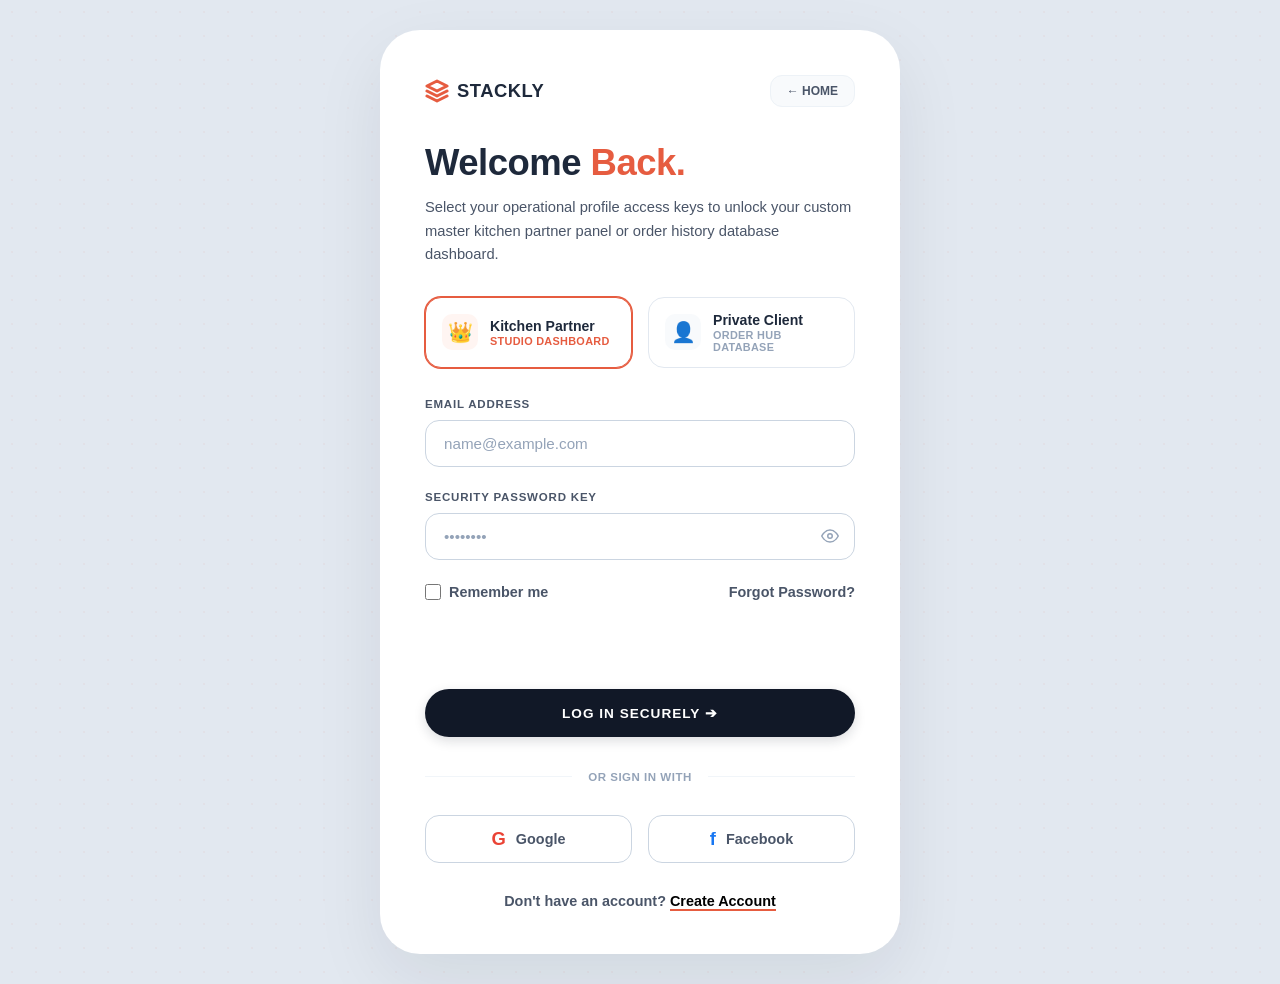
<file: login.html>
<!DOCTYPE html>
<html lang="en">
<head>
    <meta charset="UTF-8">
    <meta name="viewport" content="width=device-width, initial-scale=1.0">
    <title>Login - Stackly</title>
    <link rel="stylesheet" href="style.css">
</head>
<body class="auth-page-body">

    <!-- CORE CARD WRAPPER LAYER -->
    <main class="auth-card-wrapper">
        <div class="auth-card-inner">
            
            <!-- Top Logo & Navigation Header Row -->
            <header class="auth-card-header">
                <div class="auth-brand-logo">
                    <svg viewBox="0 0 24 24" fill="none" stroke="currentColor" stroke-width="3" stroke-linecap="round" stroke-linejoin="round"><path d="M12 2L2 7l10 5 10-5-10-5zM2 17l10 5 10-5M2 12l10 5 10-5"/></svg>
                    <span>STACKLY</span>
                </div>
                <a href="index.html" class="btn-back-home">← HOME</a>
            </header>

            <!-- Main Heading Copy -->
            <div class="auth-heading-stack">
                <h1 class="auth-main-title">Welcome <span class="accent-coral">Back.</span></h1>
                <p class="auth-sub-title">Select your operational profile access keys to unlock your custom master kitchen partner panel or order history database dashboard.</p>
            </div>

            <!-- Profile Selection Toggle Tabs Row -->
            <div class="auth-profile-toggle-row">
                <button type="button" class="profile-toggle-btn active" id="tab-partner-btn">
                    <span class="profile-btn-icon icon-coral">👑</span>
                    <div class="profile-btn-text">
                        <strong>Kitchen Partner</strong>
                        <span>STUDIO DASHBOARD</span>
                    </div>
                </button>
                
                <button type="button" class="profile-toggle-btn" id="tab-client-btn">
                    <span class="profile-btn-icon icon-grey">👤</span>
                    <div class="profile-btn-text">
                        <strong>Private Client</strong>
                        <span>ORDER HUB DATABASE</span>
                    </div>
                </button>
            </div>

            <!-- Authentication Interactive Intake Form -->
            <form id="stackly-secure-login-form" novalidate>
                
                <!-- Email Entry Field Block -->
                <div class="auth-input-field-group">
                    <label for="auth-email-input" class="auth-field-label">EMAIL ADDRESS</label>
                    <input type="email" id="auth-email-input" placeholder="name@example.com" autocomplete="off">
                </div>

                <!-- Password Entry Field Block -->
                <div class="auth-input-field-group">
                    <label for="auth-password-input" class="auth-field-label">SECURITY PASSWORD KEY</label>
                    <div class="password-field-wrapper">
                        <input type="password" id="auth-password-input" placeholder="••••••••">
                        <button type="button" class="password-toggle-visibility" id="password-toggle-trigger" aria-label="Toggle password visibility">
                            <svg viewBox="0 0 24 24" fill="none" stroke="currentColor" stroke-width="2" stroke-linecap="round" stroke-linejoin="round"><path d="M1 12s4-8 11-8 11 8 11 8-4 8-11 8-11-8-11-8z"></path><circle cx="12" cy="12" r="3"></circle></svg>
                        </button>
                    </div>
                </div>

                <!-- Remember Me & Reset Credentials Links Row -->
                <div class="auth-utilities-floor">
                    <label class="remember-me-checkbox-label">
                        <input type="checkbox" id="auth-remember-check">
                        <span>Remember me</span>
                    </label>
                    <a href="404.html" class="forgot-password-link">Forgot Password?</a>
                </div>

                <!-- Universal Warning Error Validation Bubble -->
                <div class="auth-validation-alert-bubble" id="auth-error-msg-bubble">Please fill the fields</div>

                <!-- Primary Action Submit Trigger Button -->
                <button type="submit" class="btn-auth-submit-action">LOG IN SECURELY ➔</button>

            </form>

            <!-- Social Alternative Divider Strip -->
            <div class="auth-social-divider">
                <span>OR SIGN IN WITH</span>
            </div>

            <!-- Third-Party Federated Oauth Buttons Row Links -->
            <div class="auth-social-oauth-row">
                <a href="404.html" class="btn-oauth-provider">
                    <span class="oauth-brand-icon-color color-red">G</span>
                    <span>Google</span>
                </a>
                <a href="404.html" class="btn-oauth-provider">
                    <span class="oauth-brand-icon-color color-blue">f</span>
                    <span>Facebook</span>
                </a>
            </div>

            <!-- Bottom Registration Dynamic Link Anchor Footer -->
            <footer class="auth-card-footer-anchor">
                <span>Don't have an account?</span> <a href="signup.html" class="create-account-link">Create Account</a>
            </footer>

        </div>
    </main>

    <style>
        /* --- High Fidelity Authentication Card Ecosystem Style Mappings --- */
.auth-page-body {
    background-color: #e2e8f0; /* Soft backdrop grey matched from reference image mockup style */
    margin: 0;
    padding: 0;
    min-height: 100vh;
    display: flex;
    align-items: center;
    justify-content: center;
    font-family: -apple-system, BlinkMacSystemFont, "Segoe UI", Roboto, Helvetica, Arial, sans-serif;
    background-image: radial-gradient(rgba(230, 92, 64, 0.05) 1px, transparent 1px);
    background-size: 24px 24px;
}

.auth-card-wrapper {
    width: 100%;
    padding: 40px 20px;
    display: flex;
    justify-content: center;
}

.auth-card-inner {
    background-color: #ffffff;
    width: 100%;
    max-width: 520px; /* Precise layout containment breadth matched from asset */
    border-radius: 40px; /* Deep creative smooth rounded radius profiles */
    box-shadow: 0 25px 70px rgba(15, 23, 42, 0.08);
    padding: 45px;
    display: flex;
    flex-direction: column;
}

/* Card Navigation Header Row Elements */
.auth-card-header {
    display: flex;
    justify-content: space-between;
    align-items: center;
    margin-bottom: 35px;
}

.auth-brand-logo {
    display: flex;
    align-items: center;
    gap: 8px;
    color: #1e293b;
}

.auth-brand-logo svg {
    width: 24px;
    height: 24px;
    color: #e65c40; /* Stackly Core Coral Token */
}

.auth-brand-logo span {
    font-size: 1.15rem;
    font-weight: 900;
    letter-spacing: 0.5px;
}

.btn-back-home {
    background-color: #f8fafc;
    border: 1px solid #edf2f7;
    border-radius: 12px;
    padding: 8px 16px;
    font-size: 0.75rem;
    font-weight: 700;
    color: #4a5568;
    text-decoration: none;
    transition: all 0.25s cubic-bezier(0.16, 1, 0.3, 1);
}

.btn-back-home:hover {
    background-color: #1e293b;
    color: #ffffff;
    border-color: #1e293b;
}

/* Content Typography Copy Headers Stack */
.auth-heading-stack {
    margin-bottom: 30px;
}

.auth-main-title {
    font-size: calc(1.8rem + 0.6vw);
    font-weight: 800;
    color: #1e293b;
    margin: 0 0 12px 0;
    letter-spacing: -0.5px;
}

.auth-main-title .accent-coral {
    color: #e65c40;
}

.auth-sub-title {
    font-size: 0.92rem;
    color: #4a5568;
    line-height: 1.6;
    margin: 0;
    font-weight: 500;
}

/* --- Profile Selection Toggle Buttons Selection Row --- */
.auth-profile-toggle-row {
    display: grid;
    grid-template-columns: repeat(2, 1fr);
    gap: 16px;
    margin-bottom: 30px;
}

.profile-toggle-btn {
    background-color: #ffffff;
    border: 1px solid #e2e8f0;
    border-radius: 16px;
    padding: 14px 16px;
    display: flex;
    align-items: center;
    gap: 12px;
    cursor: pointer;
    text-align: left;
    transition: all 0.3s cubic-bezier(0.16, 1, 0.3, 1);
}

.profile-btn-icon {
    font-size: 1.25rem;
    width: 36px;
    height: 36px;
    border-radius: 10px;
    display: flex;
    align-items: center;
    justify-content: center;
    background-color: #f8fafc;
    flex-shrink: 0;
}

.profile-btn-icon.icon-coral { background-color: #fff5f2; }

.profile-btn-text { display: flex; flex-direction: column; }
.profile-btn-text strong { font-size: 0.88rem; color: #1e293b; font-weight: 700; }
.profile-btn-text span { font-size: 0.68rem; color: #94a3b8; font-weight: 700; letter-spacing: 0.3px; margin-top: 1px; }

/* Active Profile Toggle Focus Hover Selection Highlights Map matching image */
.profile-toggle-btn:hover {
    border-color: #cbd5e1;
    background-color: #f8fafc;
}

.profile-toggle-btn.active {
    border-color: #e65c40;
    box-shadow: 0 0 0 1px #e65c40;
    background-color: #ffffff;
}

.profile-toggle-btn.active .profile-btn-text span {
    color: #e65c40; /* Switches tracking subtitle context into active brand color signature */
}

/* --- Input Blocks Forms Framework Elements --- */
.auth-input-field-group {
    display: flex;
    flex-direction: column;
    margin-bottom: 24px;
}

.auth-field-label {
    font-size: 0.72rem;
    font-weight: 700;
    color: #4a5568;
    letter-spacing: 0.8px;
    margin-bottom: 10px;
}

.auth-input-field-group input {
    width: 100%;
    background-color: #ffffff;
    border: 1px solid #cbd5e1;
    border-radius: 14px;
    padding: 14px 18px;
    font-size: 0.95rem;
    font-weight: 500;
    color: #1e293b;
    outline: none;
    transition: all 0.25s ease;
}

.auth-input-field-group input:focus {
    border-color: #e65c40;
    box-shadow: 0 0 0 4px rgba(230, 92, 64, 0.08);
}

.auth-input-field-group input::placeholder {
    color: #94a3b8;
}

/* Password Layer Visibility Custom Component Wrapper mapping from asset */
.password-field-wrapper {
    position: relative;
    width: 100%;
}

.password-field-wrapper input { padding-right: 50px; }

.password-toggle-visibility {
    position: absolute;
    right: 16px;
    top: 50%;
    transform: translateY(-50%);
    background: transparent;
    border: none;
    color: #94a3b8;
    cursor: pointer;
    padding: 0;
    display: inline-flex;
    align-items: center;
}

.password-toggle-visibility svg { width: 18px; height: 18px; stroke: currentColor; }
.password-toggle-visibility:hover { color: #4a5568; }

/* Remember Checkbox & Forgot Anchors Row Floor */
.auth-utilities-floor {
    display: flex;
    justify-content: space-between;
    align-items: center;
    margin-bottom: 30px;
}

.remember-me-checkbox-label {
    display: flex;
    align-items: center;
    gap: 8px;
    cursor: pointer;
    font-size: 0.9rem;
    font-weight: 600;
    color: #4a5568;
    user-select: none;
}

.remember-me-checkbox-label input {
    accent-color: #e65c40; /* Custom color box alignment matched to platform token profiles */
    width: 16px;
    height: 16px;
    cursor: pointer;
}

.forgot-password-link {
    font-size: 0.9rem;
    font-weight: 700;
    color: #4a5568;
    text-decoration: none;
    transition: color 0.2s ease;
}

.forgot-password-link:hover { color: #e65c40; }

/* Universal Floating Warning Alert Bubble Popup Context Mapping */
.auth-validation-alert-bubble {
    background-color: #ff4d4d;
    color: #ffffff;
    font-size: 0.85rem;
    font-weight: 700;
    padding: 10px 18px;
    border-radius: 10px;
    box-shadow: 0 6px 16px rgba(255, 77, 77, 0.2);
    margin-bottom: 24px;
    width: 100%;
    text-align: center;
    opacity: 0;
    visibility: hidden;
    transform: translateY(10px);
    transition: opacity 0.3s cubic-bezier(0.175, 0.885, 0.32, 1.275), 
                transform 0.3s cubic-bezier(0.175, 0.885, 0.32, 1.275);
}

.auth-validation-alert-bubble.show-error {
    opacity: 1;
    visibility: visible;
    transform: translateY(0);
}

@keyframes authShakeVibration {
    0%, 100% { transform: translateX(0); }
    20%, 60% { transform: translateX(-6px); }
    40%, 80% { transform: translateX(6px); }
}
.auth-card-inner.vibrate { animation: authShakeVibration 0.4s ease-in-out; }

/* --- Primary Deep Dark Slate Submit Button Container Block --- */
.btn-auth-submit-action {
    width: 100%;
    background-color: #111827; /* Deep Charcoal Midnight Blue Plate matching snapshot asset */
    color: #ffffff;
    border: none;
    padding: 16px 20px;
    border-radius: 30px; /* Fluid high-contrast absolute pill shapes block button */
    font-size: 0.85rem;
    font-weight: 700;
    letter-spacing: 1px;
    cursor: pointer;
    box-shadow: 0 4px 12px rgba(17, 24, 39, 0.15);
    transition: all 0.3s cubic-bezier(0.16, 1, 0.3, 1);
}

.btn-auth-submit-action:hover {
    background-color: #1f2937;
    transform: translateY(-2px);
    box-shadow: 0 10px 25px rgba(17, 24, 39, 0.2);
}

.btn-auth-submit-action:active { transform: scale(0.98); }

/* --- Social Alternatives Dividers Rows Section --- */
.auth-social-divider {
    text-align: center;
    position: relative;
    margin: 30px 0;
}

.auth-social-divider::before {
    content: '';
    position: absolute;
    top: 50%;
    left: 0;
    width: 100%;
    height: 1px;
    background-color: #f1f5f9;
    z-index: 1;
}

.auth-social-divider span {
    background-color: #ffffff;
    padding: 0 16px;
    font-size: 0.72rem;
    font-weight: 700;
    color: #94a3b8;
    position: relative;
    z-index: 2;
    letter-spacing: 0.5px;
}

/* Federated Oauth Buttons Profiles Grid */
.auth-social-oauth-row {
    display: grid;
    grid-template-columns: repeat(2, 1fr);
    gap: 16px;
    margin-bottom: 30px;
}

.btn-oauth-provider {
    background-color: #ffffff;
    border: 1px solid #cbd5e1;
    border-radius: 14px;
    padding: 12px 16px;
    display: flex;
    align-items: center;
    justify-content: center;
    gap: 10px;
    font-size: 0.9rem;
    font-weight: 700;
    color: #4a5568;
    text-decoration: none;
    transition: all 0.25s cubic-bezier(0.16, 1, 0.3, 1);
}

.btn-oauth-provider:hover {
    background-color: #f8fafc;
    border-color: #94a3b8;
    transform: translateY(-1px);
}

.oauth-brand-icon-color { font-size: 1.15rem; font-weight: 900; }
.color-red { color: #ea4335; } /* Native Google red tone footprint */
.color-blue { color: #1877f2; } /* Native Facebook blue tone footprint */

/* Bottom Registration dynamic navigation block footer component */
.auth-card-footer-anchor {
    text-align: center;
    font-size: 0.9rem;
    font-weight: 600;
    color: #4a5568;
}

.create-account-link {
    color: #000000;
    font-weight: 700;
    text-decoration: none;
    position: relative;
    padding-bottom: 2px;
}

.create-account-link::after {
    content: '';
    position: absolute;
    bottom: 0; left: 0; width: 100%; height: 1.5px;
    background-color: #e65c40; /* Solid continuous red-coral underline bar under Create Account trigger link from screenshot */
}

.create-account-link:hover { color: #e65c40; }

/* --- Full Cross-Device Layout Responsiveness Breakers --- */
@media (max-width: 580px) {
    .auth-card-inner { padding: 30px 24px; border-radius: 28px; }
.auth-profile-toggle-row { grid-template-columns: 1fr; gap: 12px; } /* Stack toggle buttons columns downstream into row tracks on phone viewports */
.profile-toggle-btn { padding: 12px; }
.auth-social-oauth-row { grid-template-columns: 1fr; gap: 12px; }
.btn-auth-submit-action { padding: 14px; }
}

/* Fix Login Page Scrolling */
html {
    min-height: 100%;
    height: auto;
    overflow-y: auto;
}

body.auth-page-body {
    min-height: 100vh;
    height: auto;
    overflow-x: hidden;
    overflow-y: auto;
    display: flex;
    align-items: flex-start;
    justify-content: center;
}

.auth-card-wrapper {
    width: 100%;
    min-height: 100vh;
    height: auto;
    padding: 30px 20px;
    display: flex;
    align-items: center;
    justify-content: center;
    box-sizing: border-box;
}

.auth-card-inner {
    flex-shrink: 0;
}

/* Responsive scrolling for smaller screens */
@media (max-width: 580px) {
    .auth-card-wrapper {
        padding: 20px 12px;
        align-items: flex-start;
    }

    .auth-card-inner {
        padding: 30px 20px;
        border-radius: 24px;
    }
}
    </style>

    <script>
        document.addEventListener("DOMContentLoaded", () => {
    
    // 1. Selector Mapping Targets Channels Space Elements
    const loginFormNode = document.getElementById("stackly-secure-login-form");
    const emailInputNode = document.getElementById("auth-email-input");
    const passwordInputNode = document.getElementById("auth-password-input");
    const passwordToggleTrigger = document.getElementById("password-toggle-trigger");
    const errorBubbleNotifier = document.getElementById("auth-error-msg-bubble");
    const masterCardInnerWrapper = document.querySelector(".auth-card-inner");

    // Profile Selector Selector Tab Handles Buttons Nodes
    const partnerTabBtn = document.getElementById("tab-partner-btn");
    const clientTabBtn = document.getElementById("tab-client-btn");
    
    // Default Role profile configuration state preset: Partner Mode Dashboard
    let activeProfileRoleKey = "partner"; 

    // 2. Tab Toggle State Tracking Parameters Calculation Loop
    if (partnerTabBtn && clientTabBtn) {
        partnerTabBtn.addEventListener("click", () => {
            partnerTabBtn.classList.add("active");
            clientTabBtn.classList.remove("active");
            activeProfileRoleKey = "partner";
        });

        clientTabBtn.addEventListener("click", () => {
            clientTabBtn.classList.add("active");
            partnerTabBtn.classList.remove("active");
            activeProfileRoleKey = "client";
        });
    }

    // 3. Password Visibility Mask/Unmask Toggle Trigger Logic Rule
    if (passwordInputNode && passwordToggleTrigger) {
        passwordToggleTrigger.addEventListener("click", () => {
            const isCurrentlyMaskedType = passwordInputNode.getAttribute("type") === "password";
            passwordInputNode.setAttribute("type", isCurrentlyMaskedType ? "text" : "password");
        });
    }

    // =============================================================
    // 4. INTAKE VALIDATION ACCURACY & LOCALSTORAGE ROLE ROUTING ENGINE
    // =============================================================
    if (loginFormNode && emailInputNode && passwordInputNode && errorBubbleNotifier && masterCardInnerWrapper) {
        loginFormNode.addEventListener("submit", (event) => {
            event.preventDefault(); // Hold original submit bubble channel to parse criteria data strings loop

            const rawEmailValue = emailInputNode.value.trim();
            const rawPasswordValue = passwordInputNode.value;

            // Check if any field boundary context parameters are empty values strings
            if (rawEmailValue === "" || rawPasswordValue === "") {
                // Validation parameters check fails -> trigger warning feedback animations
                masterCardInnerWrapper.classList.add("vibrate");
                errorBubbleNotifier.classList.add("show-error");

                setTimeout(() => { masterCardInnerWrapper.classList.remove("vibrate"); }, 400);
            } else {
                // All entries pass criteria successfully -> store the username email string token inside localStorage safely
                localStorage.setItem("stackly_logged_user_identity", rawEmailValue);
                localStorage.setItem("stackly_logged_user_role", activeProfileRoleKey);

                // Split routing execution loops based on active selection keys tokens mapping variables
                if (activeProfileRoleKey === "client") {
                    // Redirects client profiles straight into custom dead-link order history data view pipeline mockup
                    window.location.href = "client-dashboard.html?target=client-dashboard";
                } else {
                    // Redirects master partner profiles straight into master workspace partner layout dashboard mockup
                    window.location.href = "partner-dashboard.html?target=partner-dashboard";
                }
            }
        });

        // Clear notification alerts bubbles whenever a user edits text parameters fixes inside input fields
        [emailInputNode, passwordInputNode].forEach(inputNode => {
            if (inputNode) {
                inputNode.addEventListener("input", () => {
                    errorBubbleNotifier.classList.remove("show-error");
                });
            }
        });
    }
});
    </script>
</body>
</html>
</file>
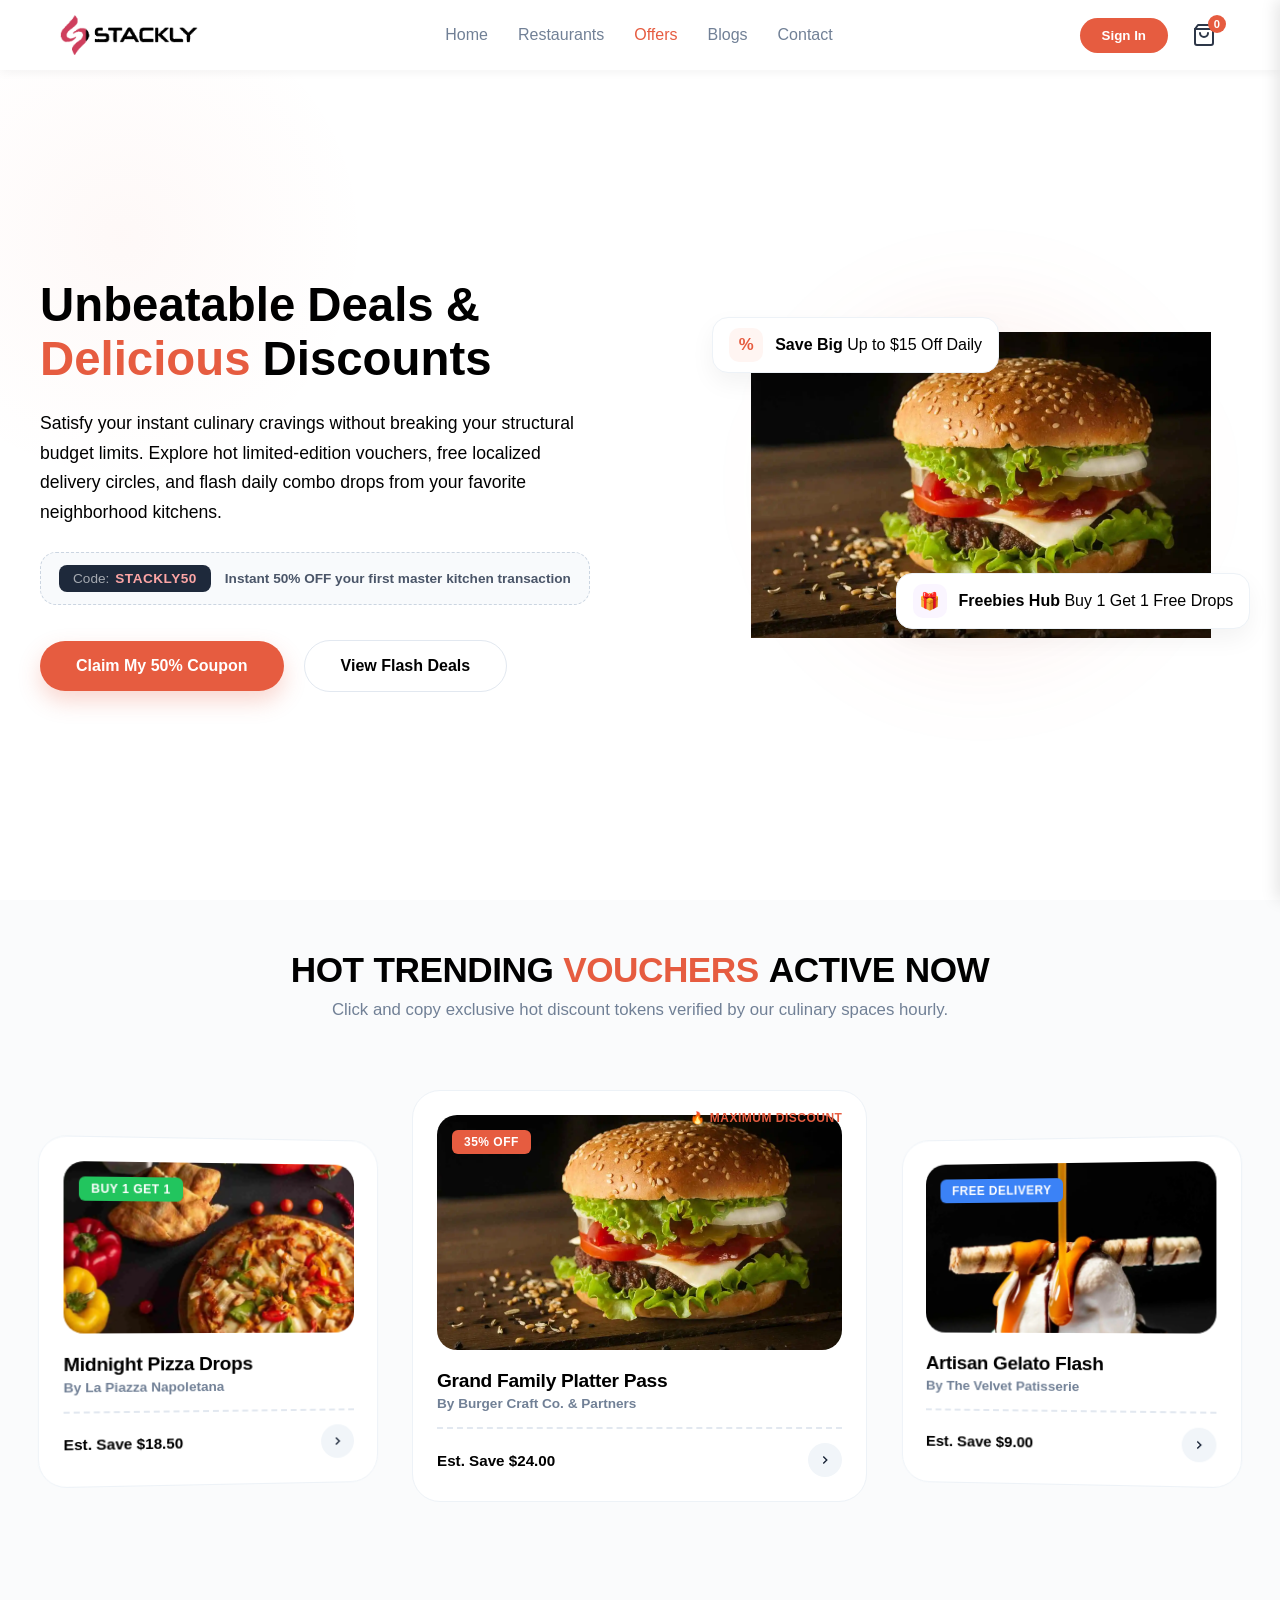
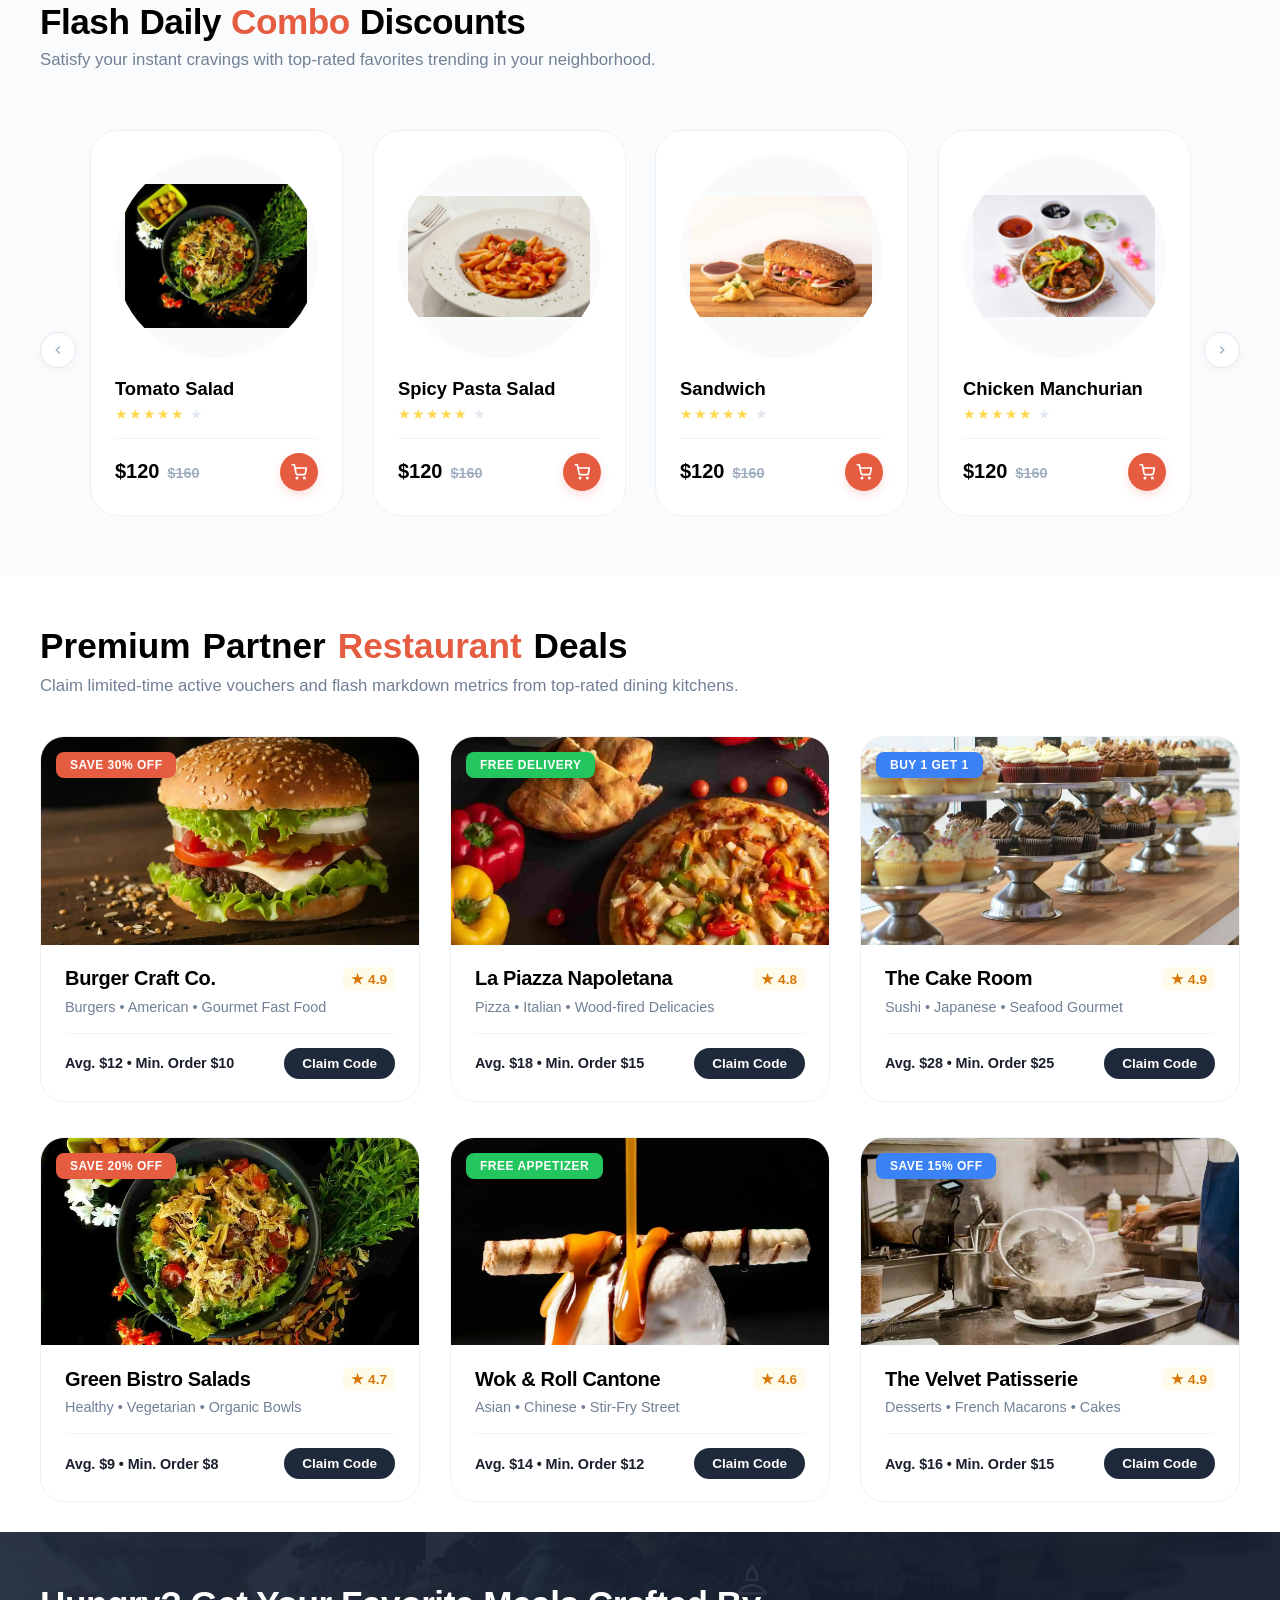
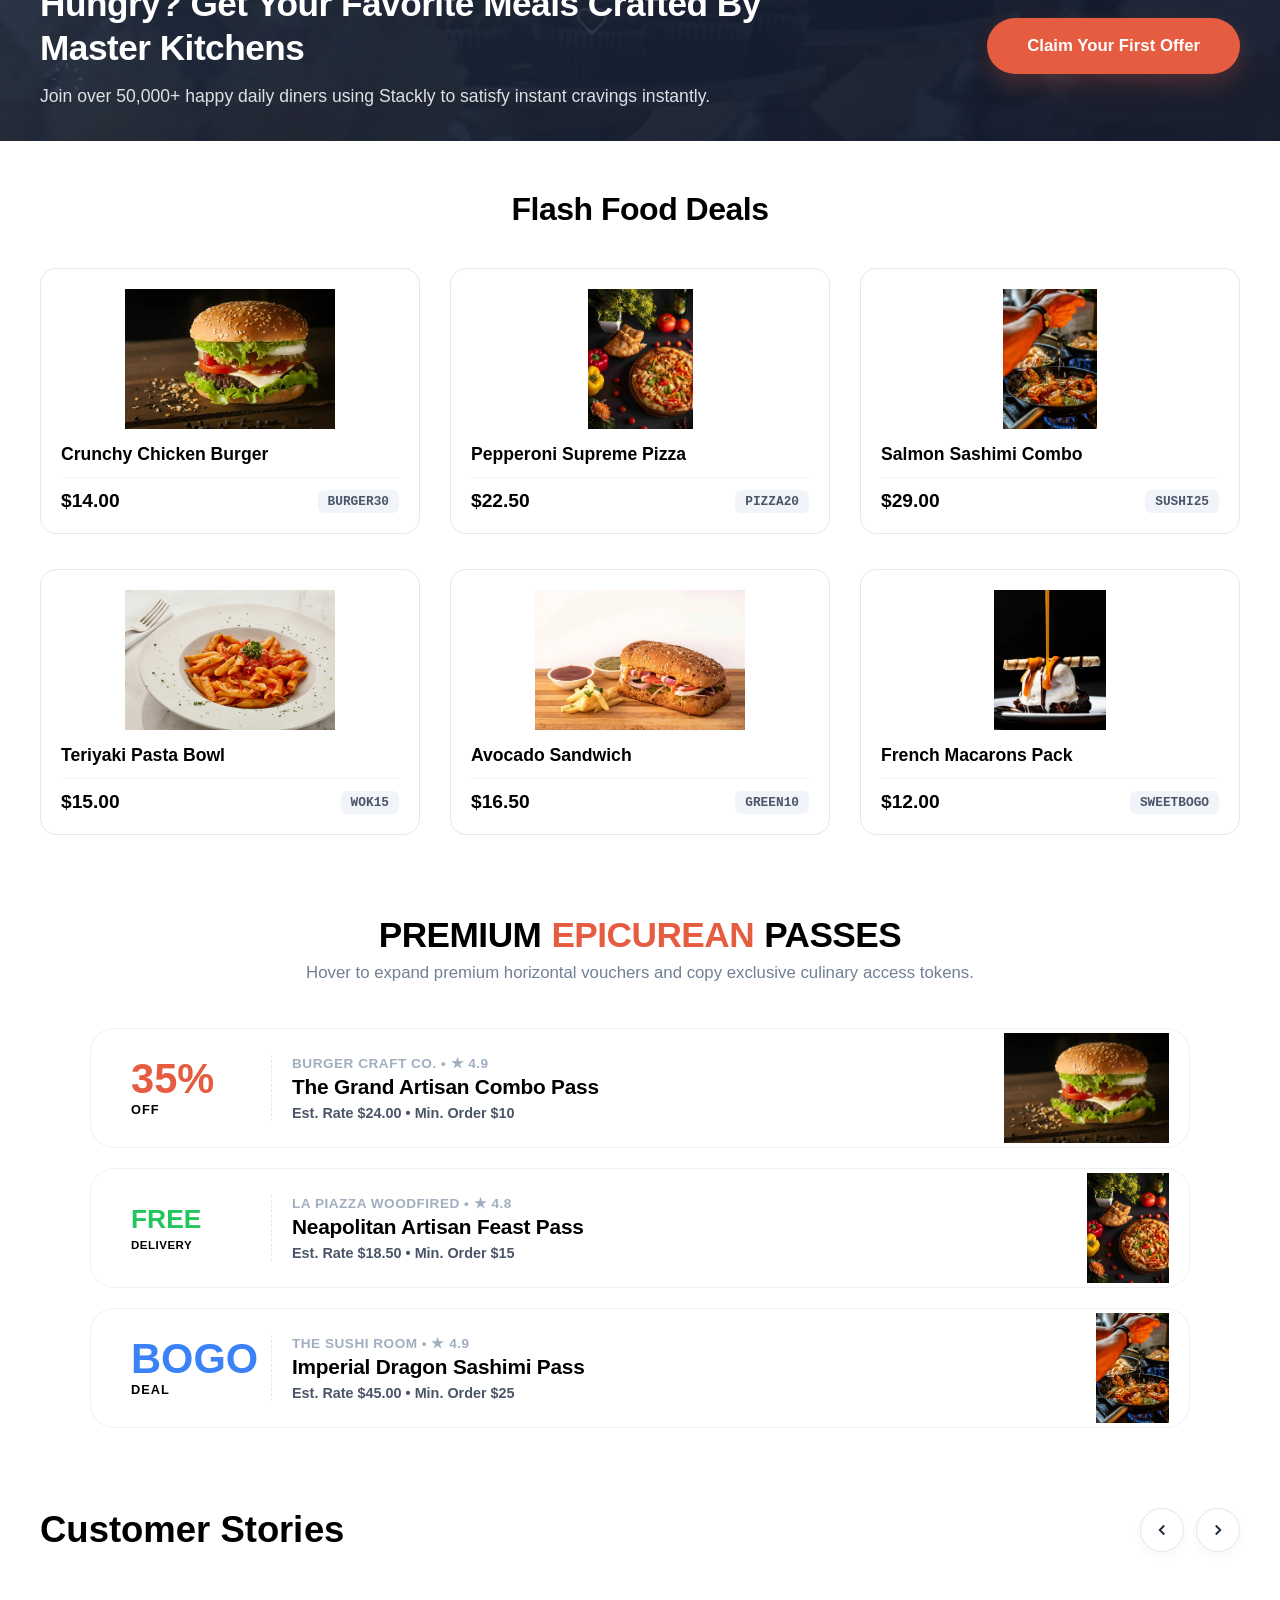
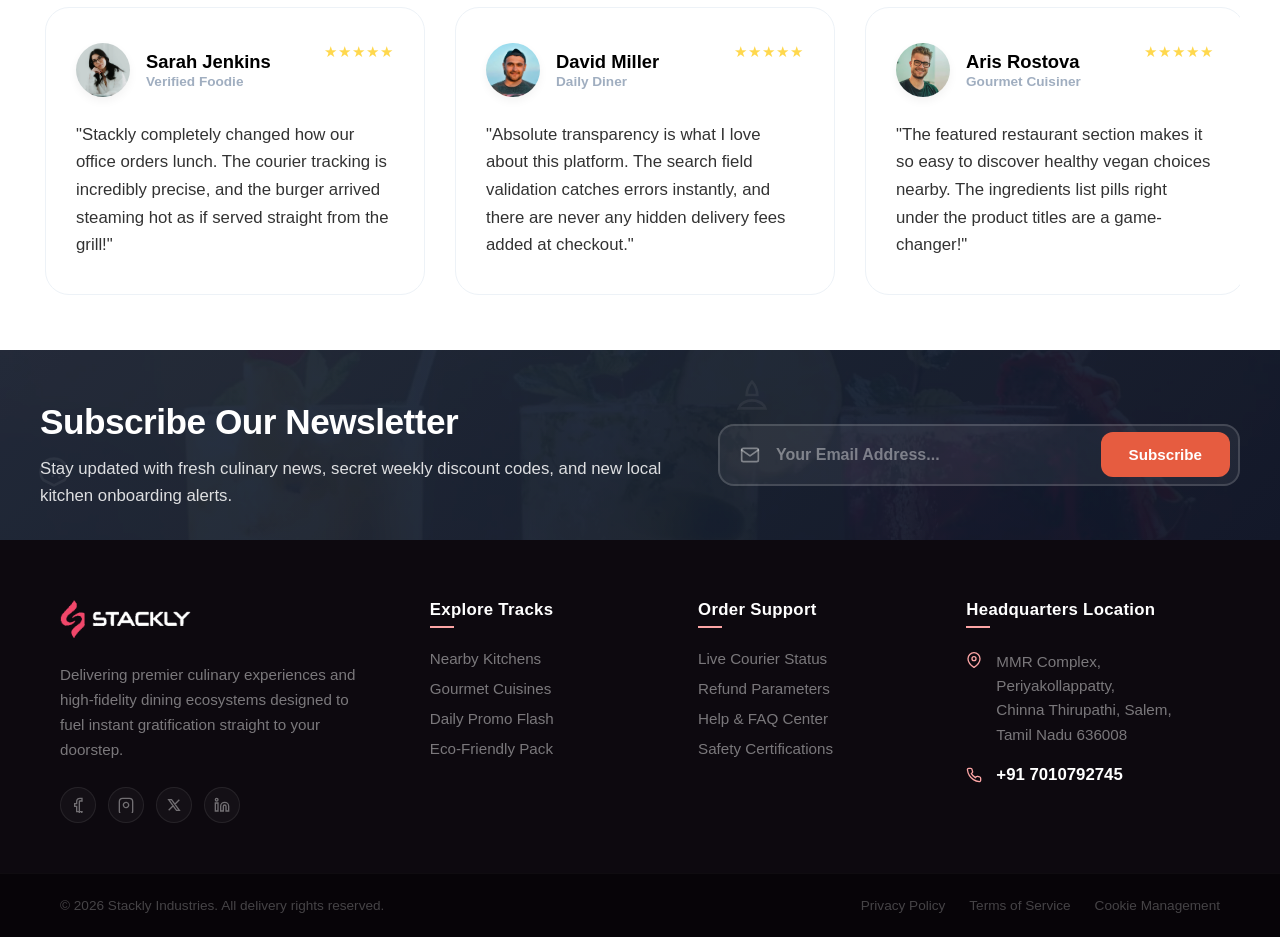
<file: offers.html>
<!DOCTYPE html>
<html lang="en">
<head>
    <meta charset="UTF-8">
    <meta name="viewport" content="width=device-width, initial-scale=1.0">
    <title>Stackly - Food Delivery</title>
    <!-- FontAwesome for background food icons -->
    <link rel="stylesheet" href="https://cloudflare.com">
    <!-- Link to external CSS -->
    <link rel="stylesheet" href="style.css">
</head>
<body>

    <!-- PRELOADER PAGE -->
    <div id="preloader">
        <!-- Floating Decorative Vectors -->
        <i class="fa-solid fa-burger bg-icon"></i>
        <i class="fa-solid fa-pizza-slice bg-icon"></i>
        <i class="fa-solid fa-drumstick-bite bg-icon"></i>
        <i class="fa-solid fa-ice-cream bg-icon"></i>
        <i class="fa-solid fa-donut bg-icon"></i>
        <i class="fa-solid fa-hotdog bg-icon"></i>

        <div class="loader-content">
            <!-- Animated Scooter Vector -->
            <div class="scooter-wrapper">
                <div class="speed-lines"></div>
                <svg class="scooter-svg" viewBox="0 0 24 24">
                    <path d="M19 15c-1.66 0-3-1.34-3-3s1.34-3 3-3 3 1.34 3 3-1.34 3-3 3m-9-2c0-.55-.45-1-1-1H8v2h1c.55 0 1-.45 1-1m-4 2c-1.66 0-3-1.34-3-3s1.34-3 3-3 3 1.34 3 3-1.34 3-3 3m13.5-11H15v2h3.5c.28 0 .5.22.5.5v1.65l-2.08 4.16C16.58 9.53 16.1 9 15.5 9H11V7h1V5h-2v2h1v2H7.26c-.42-1.16-1.52-2-2.81-2-1.38 0-2.57.93-2.92 2.22L1 9.34V11h2.09c.35 1.29 1.54 2.22 2.92 2.22.84 0 1.6-.35 2.15-.92H11v1.42c-.6.47-1.08 1.12-1.35 1.88-1.27-.3-2.45-.6-3.65-.9l-.5 1.94c1.2.3 2.38.6 3.65.9C9.4 17.47 10.1 18 11 18h4.5c1.66 0 3-1.34 3-3v-1.78l2.67-5.34c.53-1.07-.25-2.38-1.45-2.38-.07 0-.15 0-.22.03V5.5c0-1.38-1.12-2.5-2.5-2.5z"/>
                </svg>
            </div>

            <!-- Brand Info -->
            <h1 class="brand-name">Stackly</h1>
            <p class="tagline">Deliciousness delivered instantly</p>

            <!-- Custom 2-second Bar -->
            <div class="progress-bar-container">
                <div class="progress-bar" id="progress"></div>
            </div>
        </div>
    </div>

    

<script>
    document.addEventListener("DOMContentLoaded", () => {
    const progressBar = document.getElementById("progress");
    const preloader = document.getElementById("preloader");

    // Start the progress bar animation immediately on DOM load
    setTimeout(() => {
        progressBar.style.width = "100%";
    }, 50);

    // Hide the preloader completely after exactly 2 seconds (2000 milliseconds)
    setTimeout(() => {
        preloader.classList.add("hide-preloader");
        document.body.style.overflow = "auto"; // Re-enable body scrolling
    }, 2000);
});

</script>

<header class="main-header">
        <div class="header-container">
            <!-- Brand Logo (Refreshes Page) -->
            <a href="index.html" class="logo-container" onclick="window.location.reload();">
                <img src="./assests/FD logo.webp" alt="Stackly Logo" class="brand-logo">
            </a>

            <!-- Desktop Navigation Menus (Centered) -->
            <nav class="nav-menu">
                <a href="index.html" class="nav-link ">Home</a>
                <a href="restaurants.html" class="nav-link ">Restaurants</a>
                <a href="offers.html" class="nav-link active">Offers</a>
                <a href="blogs.html" class="nav-link">Blogs</a>
                <a href="contact.html" class="nav-link">Contact</a>
            </nav>

            <!-- Right Side Actions (Auth, Cart, Hamburger Trigger) -->
            <div class="header-actions">
               <a href="login.html">
    <button class="btn-auth">Sign In</button>
</a>
               
                
                <!-- Fixed Cart Icon using Inline SVG Vector -->
                <a href="404.html" class="cart-icon-btn" title="View Cart">
                    <svg class="header-svg-icon" viewBox="0 0 24 24" fill="none" stroke="currentColor" stroke-width="2" stroke-linecap="round" stroke-linejoin="round">
                        <path d="M6 2L3 6v14a2 2 0 0 0 2 2h14a2 2 0 0 0 2-2V6l-3-4z"></path>
                        <line x1="3" y1="6" x2="21" y2="6"></line>
                        <path d="M16 10a4 4 0 0 1-8 0"></path>
                    </svg>
                    <span class="cart-badge">0</span>
                </a>

                <!-- Mobile Hamburger Trigger using Inline SVG Vector -->
                <button class="hamburger-btn" id="hamburger-trigger" aria-label="Open Menu">
                    <svg class="header-svg-icon" viewBox="0 0 24 24" fill="none" stroke="currentColor" stroke-width="2" stroke-linecap="round" stroke-linejoin="round">
                        <line x1="3" y1="12" x2="21" y2="12"></line>
                        <line x1="3" y1="6" x2="21" y2="6"></line>
                        <line x1="3" y1="18" x2="21" y2="18"></line>
                    </svg>
                </button>
            </div>
        </div>
    </header>

    <!-- Mobile Navigation Drawer Overlay -->
    <div class="mobile-drawer-overlay" id="mobile-overlay"></div>

    <!-- Mobile Navigation Side Drawer (75% width) -->
    <aside class="mobile-drawer" id="mobile-drawer">
        <div class="drawer-header">
            <span class="drawer-brand">Stackly</span>
            <!-- Close Drawer Button using Inline SVG Vector -->
            <button class="close-drawer-btn" id="close-drawer" aria-label="Close Menu">
                <svg class="header-svg-icon" viewBox="0 0 24 24" fill="none" stroke="currentColor" stroke-width="2" stroke-linecap="round" stroke-linejoin="round">
                    <line x1="18" y1="6" x2="6" y2="18"></line>
                    <line x1="6" y1="6" x2="18" y2="18"></line>
                </svg>
            </button>
        </div>
     <nav class="mobile-nav-menu">
            <a href="index.html" class="mobile-nav-link ">Home</a>
            <a href="restaurants.html" class="mobile-nav-link">Restaurants</a>
            <a href="offers.html" class="mobile-nav-link active">Offers</a>
            <a href="blogs.html" class="mobile-nav-link">Blogs</a>
            <a href="contact.html" class="mobile-nav-link">Contact</a>
        </nav>
        <div class="drawer-footer">
          <button class="btn-auth-mobile" onclick="window.location.href='login.html'">
    Sign In
</button>
        </div>
    </aside>

  

  



<script>
 document.addEventListener("DOMContentLoaded", () => {
    const hamburgerTrigger = document.getElementById("hamburger-trigger");
    const closeDrawerBtn = document.getElementById("close-drawer");
    const mobileOverlay = document.getElementById("mobile-overlay");
    const mobileDrawer = document.getElementById("mobile-drawer");
    const bodyElement = document.body;

    // Open Drawer Menu and Activate Scroll Lock
    function openMobileMenu() {
        mobileDrawer.classList.add("active");
        mobileOverlay.classList.add("active");
        bodyElement.classList.add("no-scroll");
    }

    // Close Drawer Menu and Restore Page Scrolling
    function closeMobileMenu() {
        mobileDrawer.classList.remove("active");
        mobileOverlay.classList.remove("active");
        bodyElement.classList.remove("no-scroll");
    }

    // Event Bindings
    if (hamburgerTrigger) {
        hamburgerTrigger.addEventListener("click", openMobileMenu);
    }

    if (closeDrawerBtn) {
        closeDrawerBtn.addEventListener("click", closeMobileMenu);
    }

    if (mobileOverlay) {
        mobileOverlay.addEventListener("click", closeMobileMenu);
    }
});


</script>

<!-- OFFERS DIRECTORY HERO BANNER -->
<section class="offers-hero-section" id="offers-hero-trigger">
    <!-- Abstract gradient lighting overlay accent backplate -->
    <div class="offers-hero-ambient-halo"></div>

    <div class="offers-hero-container">
        
        <!-- Left Side Column: Text Copy & Interactive Promo Action Stack -->
        <div class="offers-hero-left">
            <h1 class="offers-hero-title" id="offers-scroll-title">
                <span class="off-word">Unbeatable</span>
                <span class="off-word">Deals</span>
                <span class="off-word">&amp;</span>
                <span class="off-word accent-coral">Delicious</span>
                <span class="off-word">Discounts</span>
            </h1>
            
            <p class="offers-hero-description" id="offers-para-slide">
                Satisfy your instant culinary cravings without breaking your structural budget limits. Explore hot limited-edition vouchers, free localized delivery circles, and flash daily combo drops from your favorite neighborhood kitchens.
            </p>

            <!-- Micro Coupon Code Tag Bar Frame appearing from bottom ground planes -->
            <div class="offers-coupon-preview-bar" id="offers-coupon-rise">
                <div class="coupon-pill">
                    <span class="coupon-label">Code:</span>
                    <strong class="coupon-code">STACKLY50</strong>
                </div>
                <span class="coupon-sub-indicator">Instant 50% OFF your first master kitchen transaction</span>
            </div>
            
            <!-- Primary Action Buttons Group -->
            <div class="offers-hero-cta-group" id="offers-btn-rise">
                <a href="404.html" class="btn-offers-primary">Claim My 50% Coupon</a>
                <a href="404.html" class="btn-offers-secondary">View Flash Deals</a>
            </div>
        </div>

        <!-- Right Side Column: Floating Food Stack Presentation Imagery -->
        <div class="offers-hero-right" id="offers-media-slide">
            <!-- Localized internal card micro glowing node frame -->
            <div class="offers-media-blur-disk"></div>
            
            <!-- Main visual composition element sliding from right boundaries -->
            <div class="offers-image-frame-wrap">
                <img src="./assests/burger.webp" alt="Stackly Active Offers Platter" class="offers-hero-main-img">
            </div>

            <!-- Floating Promotion Badge Nodes (Autonomous Hover Loop Cycles) -->
            <div class="offers-floating-badge badge-save">
                <span class="badge-icon-box">%</span>
                <div class="badge-text-block">
                    <strong>Save Big</strong>
                    <span>Up to $15 Off Daily</span>
                </div>
            </div>

            <div class="offers-floating-badge badge-gift">
                <span class="badge-icon-box icon-purple">🎁</span>
                <div class="badge-text-block">
                    <strong>Freebies Hub</strong>
                    <span>Buy 1 Get 1 Free Drops</span>
                </div>
            </div>
        </div>

    </div>
</section>

<style>
    /* --- Offers Directory Hero Base Layout --- */
.offers-hero-section {
    padding: 80px 20px;
    background-color: #ffffff;
    overflow: hidden;
    position: relative;
    min-height: calc(100vh - 70px);
    display: flex;
    align-items: center;
}

/* Background ambient light layer overlay configuration */
.offers-hero-ambient-halo {
    position: absolute;
    top: -10%;
    left: -10%;
    width: 500px;
    height: 500px;
    background: radial-gradient(circle, rgba(230, 92, 64, 0.04) 0%, transparent 70%);
    border-radius: 50%;
    pointer-events: none;
    z-index: 1;
}

.offers-hero-container {
    max-width: 1200px;
    margin: 0 auto;
    display: grid;
    grid-template-columns: 1.1fr 0.9fr;
    gap: 50px;
    align-items: center;
    width: 100%;
    position: relative;
    z-index: 2;
}

/* --- Left Column Elements & Content Glow Profiles --- */
.offers-hero-left {
    display: flex;
    flex-direction: column;
}

.offers-hero-title {
    font-size: calc(2rem + 1.2vw);
    font-weight: 800;
    line-height: 1.15;
    color: #000000; /* Solid high-contrast absolute black heading typography text */
    margin-bottom: 22px;
    display: flex;
    flex-wrap: wrap;
    gap: 0 12px;
}

.offers-hero-title .accent-coral {
    color: var(--primary-color, #e65c40);
}

/* Word-by-word slide initial animation parameters mappings */
.off-word {
    display: inline-block;
    opacity: 0.15; /* Base dim transparency status prior to scroll entry calculation updates */
    transform: translateY(12px);
    transition: opacity 0.5s ease, transform 0.5s ease;
}

.off-word.word-revealed {
    opacity: 1;
    transform: translateY(0);
}

.offers-hero-description {
    font-size: 1.1rem;
    color: #000000; /* Crisp crisp solid black reading text block copy description */
    line-height: 1.7;
    margin-bottom: 24px;
    max-width: 540px;
    opacity: 0;
    transform: translateX(-60px); /* Slides rightwards out from left container margin boundaries initially */
    transition: opacity 0.8s cubic-bezier(0.16, 1, 0.3, 1), 
                transform 0.8s cubic-bezier(0.16, 1, 0.3, 1);
}

.offers-hero-description.slide-active {
    opacity: 1;
    transform: translateX(0);
}

/* Interactive Text Glow Transitions Effects */
.offers-hero-left:hover .offers-hero-title {
    text-shadow: 0 0 25px rgba(230, 92, 64, 0.12);
}

/* Coupon preview card placeholder row styling details */
.offers-coupon-preview-bar {
    display: flex;
    align-items: center;
    gap: 14px;
    margin-bottom: 35px;
    background-color: #f8fafc;
    padding: 12px 18px;
    border-radius: 16px;
    border: 1px dashed #cbd5e1;
    max-width: fit-content;
    opacity: 0;
    transform: translateY(20px);
    transition: opacity 0.8s cubic-bezier(0.16, 1, 0.3, 1), transform 0.8s cubic-bezier(0.16, 1, 0.3, 1);
}

.offers-coupon-preview-bar.rise-active {
    opacity: 1;
    transform: translateY(0);
}

.coupon-pill {
    background-color: #1e293b;
    color: #ffffff;
    padding: 6px 14px;
    border-radius: 8px;
    font-size: 0.85rem;
    display: flex;
    align-items: center;
    gap: 6px;
}

.coupon-label { opacity: 0.6; font-weight: 500; }
.coupon-code { font-weight: 800; letter-spacing: 0.5px; color: #fca5a5; }
.coupon-sub-indicator { font-size: 0.85rem; font-weight: 600; color: #4a5568; }

/* Call To Action Buttons Row Setup */
.offers-hero-cta-group {
    display: flex;
    align-items: center;
    gap: 20px;
    opacity: 0;
    transform: translateY(20px);
    transition: opacity 0.8s cubic-bezier(0.16, 1, 0.3, 1), transform 0.8s cubic-bezier(0.16, 1, 0.3, 1);
}

.offers-hero-cta-group.rise-active {
    opacity: 1;
    transform: translateY(0);
}

.btn-offers-primary {
    background-color: var(--primary-color, #e65c40); /* Matches exact premium brand coral tone */
    color: #ffffff;
    text-decoration: none;
    padding: 16px 36px;
    border-radius: 30px;
    font-size: 1rem;
    font-weight: 700;
    box-shadow: 0 10px 22px rgba(230, 92, 64, 0.25);
    transition: all 0.3s cubic-bezier(0.25, 0.8, 0.25, 1);
}

.btn-offers-primary:hover {
    background-color: #1e293b;
    box-shadow: 0 12px 24px rgba(30, 41, 59, 0.2);
    transform: translateY(-3px);
}

.btn-offers-secondary {
    background-color: #ffffff;
    color: #000000;
    border: 1px solid #e2e8f0;
    text-decoration: none;
    padding: 16px 36px;
    border-radius: 30px;
    font-size: 1rem;
    font-weight: 700;
    transition: all 0.3s cubic-bezier(0.25, 0.8, 0.25, 1);
}

.btn-offers-secondary:hover {
    border-color: #000000;
    transform: translateY(-2px);
    box-shadow: 0 6px 14px rgba(0,0,0,0.03);
}

/* --- Right Side Column: Image Media & Floating Overlay Badges --- */
.offers-hero-right {
    position: relative;
    display: flex;
    justify-content: center;
    align-items: center;
    height: 480px;
    /* Slide inward animation from the side margins bounds borders */
    opacity: 0;
    transform: translateX(80px); 
    transition: opacity 1s cubic-bezier(0.16, 1, 0.3, 1), transform 1s cubic-bezier(0.16, 1, 0.3, 1);
}

.offers-hero-right.slide-active {
    opacity: 1;
    transform: translateX(0);
}

.offers-media-blur-disk {
    position: absolute;
    width: 340px;
    height: 340px;
    background-color: rgba(230, 92, 64, 0.08); /* Ambient visual drop soft aura loop disc */
    border-radius: 50%;
    filter: blur(50px);
    z-index: 1;
}

.offers-image-frame-wrap {
    position: relative;
    z-index: 2;
    width: 100%;
    max-width: 460px;
    transition: transform 0.5s cubic-bezier(0.25, 0.8, 0.25, 1);
    animation: offersPlatterFloat 4s ease-in-out infinite alternate;
}

@keyframes offersPlatterFloat {
    0% { transform: translateY(0) rotate(0deg); }
    100% { transform: translateY(-12px) rotate(-1.5deg); }
}

.offers-hero-right:hover .offers-image-frame-wrap {
    transform: scale(1.02) translateY(-2px);
}

.offers-hero-main-img {
    width: 100%;
    height: auto;
    display: block;
    object-fit: contain;
}

/* --- Creative Trust Floating Badges --- */
.offers-floating-badge {
    position: absolute;
    background-color: #ffffff;
    border-radius: 16px;
    padding: 10px 16px;
    display: flex;
    align-items: center;
    gap: 12px;
    box-shadow: 0 10px 25px rgba(0,0,0,0.05);
    border: 1px solid #edf2f7;
    z-index: 3;
    transition: transform 0.3s cubic-bezier(0.25, 0.8, 0.25, 1), box-shadow 0.3s ease;
}

.offers-floating-badge:hover {
    transform: scale(1.06) translateY(-4px) !important;
    border-color: rgba(230, 92, 64, 0.2);
    box-shadow: 0 15px 30px rgba(230, 92, 64, 0.1);
}

.badge-icon-box {
    width: 34px;
    height: 34px;
    border-radius: 10px;
    background-color: #fff5f2;
    color: var(--primary-color, #e65c40);
    display: flex;
    align-items: center;
    justify-content: center;
    font-weight: 800;
    font-size: 1.05rem;
}

.badge-icon-box.icon-purple { background-color: #faf5ff; color: #7c3aed; }

.badge-text-stack { display: flex; flex-direction: column; }
.badge-text-stack strong { font-size: 0.85rem; color: #000000; }
.badge-text-stack span { font-size: 0.75rem; color: #718096; font-weight: 500; }

/* Dynamic float sync loops anchors mapping coordinates positions */
.badge-save { top: 15%; left: -2%; animation: offFloatOne 4s ease-in-out infinite alternate; }
.badge-gift { bottom: 20%; right: -2%; animation: offFloatTwo 4.5s ease-in-out infinite alternate 0.2s; }

@keyframes offFloatOne { 0% { transform: translateY(0); } 100% { transform: translateY(-12px); } }
@keyframes offFloatTwo { 0% { transform: translateY(0); } 100% { transform: translateY(12px); } }

/* --- Full Layout Grid Cross-Device Responsiveness --- */
@media (max-width: 1024px) {
    .offers-hero-container { gap: 30px; }
    .badge-save { left: 0; }
    .badge-gift { right: 0; }
}

@media (max-width: 768px) {
    .offers-hero-container {
        grid-template-columns: 1fr; /* Switch dual grid layout rows down configuration into single track line stream */
        text-align: center;
        gap: 50px;
    }
    .offers-hero-title { justify-content: center; }
    .offers-hero-description { margin-left: auto; margin-right: auto; }
    .offers-coupon-preview-bar { justify-content: center; margin-left: auto; margin-right: auto; max-width: 100%; }
    .offers-hero-cta-group { justify-content: center; }
    
    .offers-hero-right {
        order: -1; /* Elevates vector food image illustration above copy texts blocks on mobile for layout balance */
        height: 380px;
        transform: translateX(40px); /* Alters sliding axis constraints smoothly */
    }
    .offers-hero-right.slide-active { transform: translateX(0); }
    .offers-image-frame-wrap { max-width: 320px; }
    .offers-media-blur-disk { width: 260px; height: 260px; }
}

@media (max-width: 520px) {
    .offers-hero-title { font-size: 1.85rem; }
    .offers-coupon-preview-bar { flex-direction: column; gap: 8px; text-align: center; padding: 14px; }
    .offers-hero-cta-group { flex-direction: column; align-items: stretch; gap: 12px; }
    .btn-offers-primary, .btn-offers-secondary { width: 100%; text-align: center; }
    .offers-floating-badge { display: none; } /* Drop overlay cards on tiny viewports to eliminate clutter */
}

</style>

<script>
    /**
 * STACKLY FOOD DELIVERY WEBSITE
 * Isolated Operations Script: Offers Page Directory Hero Section
 */
document.addEventListener("DOMContentLoaded", () => {
    
    // 1. Selector Handles Map Target Elements Space
    const sectionContainerNode = document.getElementById("offers-hero-trigger");
    const headingWordsNodesList = document.querySelectorAll(".off-word");
    const paragraphDescriptionCopy = document.getElementById("offers-para-slide");
    const couponPreviewBarFrame = document.getElementById("offers-coupon-rise");
    const callToActionsButtonsRow = document.getElementById("offers-btn-rise");
    const rightSideMediaGraphicsColumn = document.getElementById("offers-media-slide");

    // 2. Interaction Observer Configuration Performance Mappings
    const offersHeroObserverOptions = {
        root: null,
        threshold: 0.1, // Fires loop sequence calculations once 10% of container crosses tracking visibility metrics
        rootMargin: "0px 0px -30px 0px"
    };

    // 3. Sequential Timeline Orchestration Matrix Loop Execution
    const offersHeroRevealObserver = new IntersectionObserver((entries, observer) => {
        entries.forEach(entry => {
            if (entry.isIntersecting) {
                
                // Track Path Step A: Assemble Title text word-by-word progressively
                headingWordsNodesList.forEach((wordNode, index) => {
                    setTimeout(() => {
                        wordNode.classList.add("word-revealed");
                    }, index * 95); // 95ms crisp layout text stagger delays pacing
                });

                // Track Path Step B: Slide description narrative copy block smoothly out from left bounds boundaries
                if (paragraphDescriptionCopy) {
                    paragraphDescriptionCopy.classList.add("slide-active");
                }

                // Track Path Step C: Slide right side illustration graphics collage column inward smoothly from right margins bounds
                if (rightSideMediaGraphicsColumn) {
                    rightSideMediaGraphicsColumn.classList.add("slide-active");
                }

                // Track Path Step D: Raise coupon codes bar frame upward gracefully from ground line planes layout
                if (couponPreviewBarFrame) {
                    setTimeout(() => {
                        couponPreviewBarFrame.classList.add("rise-active");
                    }, 300);
                }

                // Track Path Step E: Raise primary call-to-actions CTA buttons group upward concurrently
                if (callToActionsButtonsRow) {
                    setTimeout(() => {
                        callToActionsButtonsRow.classList.add("rise-active");
                    }, 400);
                }

                // Terminate connection target listener to secure footprint processor clock speeds safely
                observer.unobserve(entry.target);
            }
        });
    }, offersHeroObserverOptions);

    // 4. Bind Active Monitoring Target Channel Context Channel
    if (sectionContainerNode) {
        offersHeroRevealObserver.observe(sectionContainerNode);
    }
});

</script>

<!-- OFFERS DIRECTORY SHOWCASE MASONRY -->
<section class="offers-stack-section" id="offers-stack-trigger">
    <div class="offers-stack-container">
        
        <!-- Header Section Fades In Sequentially -->
        <div class="offers-stack-header">
            <h2 class="offers-stack-main-title" id="offers-stack-scroll-title">
                <span class="os-word">Hot</span>
                <span class="os-word">Trending</span>
                <span class="os-word accent-brand">Vouchers</span>
                <span class="os-word">Active</span>
                <span class="os-word">Now</span>
            </h2>
            <p class="offers-stack-subtitle">Click and copy exclusive hot discount tokens verified by our culinary spaces hourly.</p>
        </div>

        <!-- Asymmetric Deck Canvas Layout -->
        <div class="offers-deck-canvas">
            
            <!-- Coupon Card 1: Left Compact Wing -->
            <div class="coupon-deck-card wing-left scroll-cascade-card">
                <div class="coupon-glow-aura"></div>
                <div class="coupon-media-box">
                    <img src="./assests/hero img pi.webp" alt="Midnight Pizza Drops" class="coupon-thumb-img">
                    <span class="coupon-badge-top">Buy 1 Get 1</span>
                </div>
                <div class="coupon-body-stack">
                    <h3 class="coupon-item-title">Midnight Pizza Drops</h3>
                    <p class="coupon-vendor-text">By La Piazza Napoletana</p>
                    <div class="coupon-divider-dashed"></div>
                    <div class="coupon-floor-row">
                        <span class="coupon-rate-value">Est. Save $18.50</span>
                        <a href="404.html" class="coupon-action-circle" title="Claim Voucher">
                            <svg viewBox="0 0 24 24" fill="none" stroke="currentColor" stroke-width="2.5"><polyline points="9 18 15 12 9 6"></polyline></svg>
                        </a>
                    </div>
                </div>
            </div>

            <!-- Coupon Card 2: Center Highlighted Main Hero (Oversized) -->
            <div class="coupon-deck-card oversized-center scroll-cascade-card">
                <div class="coupon-glow-aura"></div>
                <div class="coupon-featured-tag">🔥 Maximum Discount</div>
                <div class="coupon-media-box">
                    <img src="./assests/burger.webp" alt="Grand Family Combo" class="coupon-thumb-img">
                    <span class="coupon-badge-top badge-coral">35% OFF</span>
                </div>
                <div class="coupon-body-stack">
                    <h3 class="coupon-item-title">Grand Family Platter Pass</h3>
                    <p class="coupon-vendor-text">By Burger Craft Co. &amp; Partners</p>
                    <div class="coupon-divider-dashed"></div>
                    <div class="coupon-floor-row">
                        <span class="coupon-rate-value">Est. Save $24.00</span>
                        <a href="404.html" class="coupon-action-circle" title="Claim Voucher">
                            <svg viewBox="0 0 24 24" fill="none" stroke="currentColor" stroke-width="2.5"><polyline points="9 18 15 12 9 6"></polyline></svg>
                        </a>
                    </div>
                </div>
            </div>

            <!-- Coupon Card 3: Right Compact Wing -->
            <div class="coupon-deck-card wing-right scroll-cascade-card">
                <div class="coupon-glow-aura"></div>
                <div class="coupon-media-box">
                    <img src="./assests/dessert.webp" alt="Midnight Dessert Drops" class="coupon-thumb-img">
                    <span class="coupon-badge-top badge-blue">Free Delivery</span>
                </div>
                <div class="coupon-body-stack">
                    <h3 class="coupon-item-title">Artisan Gelato Flash</h3>
                    <p class="coupon-vendor-text">By The Velvet Patisserie</p>
                    <div class="coupon-divider-dashed"></div>
                    <div class="coupon-floor-row">
                        <span class="coupon-rate-value">Est. Save $9.00</span>
                        <a href="404.html" class="coupon-action-circle" title="Claim Voucher">
                            <svg viewBox="0 0 24 24" fill="none" stroke="currentColor" stroke-width="2.5"><polyline points="9 18 15 12 9 6"></polyline></svg>
                        </a>
                    </div>
                </div>
            </div>

        </div>
    </div>
</section>

<style>
    /* --- Offers Coupon Deck Section Framework --- */
.offers-stack-section {
    /* Explicit core requested padding profile: 50px top, 30px bottom */
    padding: 50px 20px 30px 20px;
    background-color: #fafbfc;
    overflow: hidden;
    position: relative;
}

.offers-stack-container {
    max-width: 1200px;
    margin: 0 auto;
    width: 100%;
}

.offers-stack-header {
    text-align: center;
    margin-bottom: 50px;
}

/* Staggered Word-by-Word Title Construction */
.offers-stack-main-title {
    font-size: 2.2rem;
    font-weight: 800;
    color: #000000;
    text-transform: uppercase;
    letter-spacing: -0.5px;
    margin-bottom: 10px;
    display: flex;
    flex-wrap: wrap;
    justify-content: center;
    gap: 0 10px;
}

.offers-stack-main-title .accent-brand {
    color: var(--primary-color, #e65c40);
}

.os-word {
    display: inline-block;
    opacity: 0.15; /* Dim state point before scroll animation fires */
    transform: translateY(10px);
    transition: opacity 0.5s ease, transform 0.5s ease;
}

.os-word.word-active {
    opacity: 1;
    transform: translateY(0);
}

.offers-stack-subtitle {
    font-size: 1.05rem;
    color: #718096;
    font-weight: 500;
}

/* --- Creative Asymmetric Deck Ribbon --- */
.offers-deck-canvas {
    display: flex;
    align-items: center;
    justify-content: center;
    gap: 30px;
    width: 100%;
    padding: 20px 0;
}

.coupon-deck-card {
    background-color: #ffffff;
    border-radius: 28px;
    padding: 24px;
    position: relative;
    overflow: hidden;
    display: flex;
    flex-direction: column;
    border: 1px solid #edf2f7;
    
    /* Scroll presentation variables settings for waterfall loop */
    opacity: 0;
    transform: translateY(60px); /* Glides upward sequentially from baseline grounds */
    transition: opacity 0.8s cubic-bezier(0.16, 1, 0.3, 1), 
                transform 0.8s cubic-bezier(0.16, 1, 0.3, 1),
                border-color 0.4s ease,
                box-shadow 0.4s ease;
}

.coupon-deck-card.card-visible {
    opacity: 1;
}

/* Asymmetric Structural Depth Scaling (Desktop Configuration Only) */
@media (min-width: 992px) {
    .wing-left { width: 30%; transform: perspective(1000px) rotateY(6deg) translateY(15px); }
    .wing-right { width: 30%; transform: perspective(1000px) rotateY(-6deg) translateY(15px); }
    .oversized-center { width: 40%; z-index: 5; transform: perspective(1000px) scale(1) translateY(0); }
    
    /* Maintain tracking hooks once visible */
    .coupon-deck-card.wing-left.card-visible { transform: perspective(1000px) rotateY(6deg) translateY(15px); }
    .coupon-deck-card.wing-right.card-visible { transform: perspective(1000px) rotateY(-6deg) translateY(15px); }
    .coupon-deck-card.oversized-center.card-visible { transform: perspective(1000px) scale(1) translateY(0); }
}

/* --- Premium Interactive Hover Content Glows & Lifts --- */
.coupon-deck-card:hover {
    border-color: rgba(230, 92, 64, 0.25);
    box-shadow: 0 25px 45px rgba(230, 92, 64, 0.06);
}

@media (min-width: 992px) {
    .wing-left:hover { transform: perspective(1000px) rotateY(3deg) scale(1.02) translateY(5px) !important; z-index: 6; }
    .wing-right:hover { transform: perspective(1000px) rotateY(-3deg) scale(1.02) translateY(5px) !important; z-index: 6; }
    .oversized-center:hover { transform: perspective(1000px) scale(1.03) translateY(-6px) !important; }
}

/* Internal Card Ambient Glow Overlay Lens Sheet */
.coupon-glow-aura {
    position: absolute;
    top: 50%;
    left: 50%;
    transform: translate(-50%, -50%) scale(0.8);
    width: 100%;
    height: 100%;
    background: radial-gradient(circle, rgba(230, 92, 64, 0.15) 0%, transparent 70%);
    z-index: 2;
    pointer-events: none;
    opacity: 0;
    transition: opacity 0.4s ease, transform 0.4s ease;
}

.coupon-deck-card:hover .coupon-glow-aura {
    opacity: 1;
    transform: translate(-50%, -50%) scale(1.15);
}

/* Creative High Contrast Text Hover Feedback */
.coupon-deck-card:hover .coupon-item-title {
    color: var(--primary-color, #e65c40);
}

/* Media Framing Components */
.coupon-media-box {
    position: relative;
    width: 100%;
    padding-top: 58%;
    border-radius: 20px;
    overflow: hidden;
    background-color: #f8fafc;
    z-index: 1;
}

.coupon-thumb-img {
    position: absolute;
    top: 0;
    left: 0;
    width: 100%;
    height: 100%;
    object-fit: cover;
    transition: transform 0.6s cubic-bezier(0.16, 1, 0.3, 1);
}

.coupon-deck-card:hover .coupon-thumb-img {
    transform: scale(1.04);
}

/* Overlay Voucher Tags */
.coupon-badge-top {
    position: absolute;
    top: 15px;
    left: 15px;
    font-size: 0.75rem;
    font-weight: 800;
    padding: 5px 12px;
    border-radius: 6px;
    color: #ffffff;
    background-color: #22c55e;
    text-transform: uppercase;
    letter-spacing: 0.5px;
    z-index: 2;
}

.coupon-badge-top.badge-coral { background-color: var(--primary-color, #e65c40); }
.coupon-badge-top.badge-blue { background-color: #3b82f6; }

.coupon-featured-tag {
    position: absolute;
    top: 20px;
    right: 24px;
    font-size: 0.75rem;
    font-weight: 800;
    color: var(--primary-color, #e65c40);
    text-transform: uppercase;
    letter-spacing: 0.5px;
    z-index: 3;
}

/* --- Card Details Framework Block --- */
.coupon-body-stack {
    display: flex;
    flex-direction: column;
    margin-top: 20px;
    position: relative;
    z-index: 3;
}

.coupon-item-title {
    font-size: 1.2rem;
    font-weight: 800;
    color: #000000; /* Strict solid high contrast absolute black heading text rules alignment */
    letter-spacing: -0.3px;
    margin-bottom: 4px;
    transition: color 0.3s ease;
}

.coupon-vendor-text {
    font-size: 0.85rem;
    color: #718096;
    font-weight: 600;
    margin-bottom: 16px;
}

.coupon-divider-dashed {
    width: 100%;
    border-top: 2px dashed #e2e8f0; /* Classical tear-off coupon framing boundary styling */
    margin-bottom: 14px;
}

.coupon-floor-row {
    display: flex;
    justify-content: space-between;
    align-items: center;
    width: 100%;
}

.coupon-rate-value {
    font-size: 0.95rem;
    font-weight: 700;
    color: #000000; /* High focus explicit rate marker tracking */
}

.coupon-action-circle {
    width: 34px;
    height: 34px;
    background-color: #f1f5f9;
    color: #1e293b;
    border-radius: 50%;
    display: flex;
    align-items: center;
    justify-content: center;
    text-decoration: none;
    transition: background-color 0.25s ease, color 0.25s ease, transform 0.25s ease;
}

.coupon-action-circle svg { width: 14px; height: 14px; stroke: currentColor; }
.coupon-deck-card:hover .coupon-action-circle { background-color: var(--primary-color, #e65c40); color: #ffffff; transform: scale(1.1); }

/* --- Full Layout Grid Cross-Device Responsiveness --- */
@media (max-width: 991px) {
    .offers-deck-canvas {
        flex-direction: column; /* Collapses horizontal asymmetry into a uniform grid */
        gap: 24px;
    }
    .coupon-deck-card {
        width: 100% !important;
        height: auto !important;
        transform: none !important; /* Disables rotations on tablet displays */
        padding: 20px;
    }
    .coupon-deck-card.card-visible { transform: none !important; }
    .offers-stack-main-title { font-size: 1.8rem; }
    .coupon-featured-tag { position: relative; top: auto; right: auto; margin-bottom: 10px; text-align: left; }
}

@media (max-width: 480px) {
    .offers-stack-main-title { font-size: 1.5rem; }
    .offers-stack-subtitle { font-size: 0.95rem; }
    .coupon-floor-row { flex-direction: column; align-items: stretch; gap: 12px; }
    .coupon-action-circle { width: 100%; border-radius: 10px; height: 38px; } /* Converts action trigger to full width container block on smartphones viewports */
}

</style>

<script>
    // --- Voucher Stack Showcase Scroll Interaction Observers Script ---
document.addEventListener("DOMContentLoaded", () => {
    
    // 1. Selector Handles Configuration Elements Map
    const sectionContainerZone = document.getElementById("offers-stack-trigger");
    const headingWordsNodes = document.querySelectorAll(".os-word");
    const cascadeStaggerCards = document.querySelectorAll(".scroll-cascade-card");

    // 2. Intersection Control Parameters Setup
    const scrollRevealOptions = {
        root: null,
        threshold: 0.08, // Fires sequence logic calculations once 8% of layout crosses viewport filters
        rootMargin: "0px 0px -30px 0px"
    };

    // 3. Execution Timeline Observer Matrix Loop
    const voucherStackObserver = new IntersectionObserver((entries, observer) => {
        entries.forEach(entry => {
            if (entry.isIntersecting) {
                
                // Track Timeline Path Step A: Assemble Title text word-by-word progressively
                headingWordsNodes.forEach((wordNode, index) => {
                    setTimeout(() => {
                        wordNode.classList.add("word-active");
                    }, index * 95); // 95ms progressive layout text stagger pacing delay
                });

                // Track Timeline Path Step B: Slide coupon deck cards upward one-by-one sequentially
                cascadeStaggerCards.forEach((cardNode, index) => {
                    if (!cardNode.classList.contains("card-visible")) {
                        setTimeout(() => {
                            cardNode.classList.add("card-visible");
                        }, index * 120); // 120ms waterfall cascading card entry loads loop delays
                    }
                });

                // Disconnect target listener channel to lock render configurations exactly on first view cycle entry
                observer.unobserve(entry.target);
            }
        });
    }, scrollRevealOptions);

    // 4. Bind Active Monitoring Target Context Channel
    if (sectionContainerZone) {
        voucherStackObserver.observe(sectionContainerZone);
    }
});

</script>

<!-- OFFERS FLASH DISCOUNT SLIDER -->
<section class="offers-slider-section" id="offers-slider-trigger">
    <div class="slider-container">
        
        <!-- Scroll-Triggered Word-by-Word Header Block -->
        <div class="slider-header-row">
            <h2 class="slider-main-title" id="offers-title-words">
                <span class="sl-word">Flash</span>
                <span class="sl-word">Daily</span>
                <span class="sl-word accent-brand">Combo</span>
                <span class="sl-word">Discounts</span>
            </h2>
            <p class="slider-subtitle">Satisfy your instant cravings with top-rated favorites trending in your neighborhood.</p>
        </div>

        <!-- Master Carousel Viewport Framework -->
        <div class="carousel-outer-frame">
            <!-- Left Arrow Control Navigation Node -->
            <button class="carousel-arrow arrow-left" id="slide-left-btn" aria-label="Previous Offer">
                <svg viewBox="0 0 24 24" fill="none" stroke="currentColor" stroke-width="2.5"><polyline points="15 18 9 12 15 6"></polyline></svg>
            </button>

            <!-- Horizontal Track Track Container (Positions Swapped Programmatically) -->
            <div class="carousel-track-pipeline" id="offers-carousel-track">
                
                <!-- Card Item 1 (Chicken Shawarma) -->
                <div class="food-combo-card scroll-item-node" style="order: 0;">
                    <div class="card-ambient-glow"></div>
                    <div class="combo-image-frame">
                        <img src="./assests/manchurian.webp" alt="Chicken Shawarma Salad" class="combo-thumb-img">
                    </div>
                    <div class="combo-card-details">
                        <h3 class="combo-item-title">Chicken Manchurian</h3>
                        <div class="combo-rating-stars">★★★★★ <span class="rating-dim">★</span></div>
                        <div class="combo-pricing-floor">
                            <div class="rate-stack-info">
                                <strong class="current-price-rate">$120</strong>
                                <span class="slashed-price-rate">$160</span>
                            </div>
                            <a href="404.html" class="combo-cart-action-btn" title="Add to Cart">
                                <svg viewBox="0 0 24 24" fill="none" stroke="currentColor" stroke-width="2.5"><circle cx="9" cy="21" r="1"></circle><circle cx="20" cy="21" r="1"></circle><path d="M1 1h4l2.68 13.39a2 2 0 0 0 2 1.61h9.72a2 2 0 0 0 2-1.61L23 6H6"></path></svg>
                            </a>
                        </div>
                    </div>
                </div>

                <!-- Card Item 2 (Tomato Salad) -->
                <div class="food-combo-card scroll-item-node" style="order: 1;">
                    <div class="card-ambient-glow"></div>
                    <div class="combo-image-frame">
                        <img src="./assests/salad veg.webp" alt="Tomato Salad" class="combo-thumb-img">
                    </div>
                    <div class="combo-card-details">
                        <h3 class="combo-item-title">Tomato Salad</h3>
                        <div class="combo-rating-stars">★★★★★ <span class="rating-dim">★</span></div>
                        <div class="combo-pricing-floor">
                            <div class="rate-stack-info">
                                <strong class="current-price-rate">$120</strong>
                                <span class="slashed-price-rate">$160</span>
                            </div>
                            <a href="404.html" class="combo-cart-action-btn" title="Add to Cart">
                                <svg viewBox="0 0 24 24" fill="none" stroke="currentColor" stroke-width="2.5"><circle cx="9" cy="21" r="1"></circle><circle cx="20" cy="21" r="1"></circle><path d="M1 1h4l2.68 13.39a2 2 0 0 0 2 1.61h9.72a2 2 0 0 0 2-1.61L23 6H6"></path></svg>
                            </a>
                        </div>
                    </div>
                </div>

                <!-- Card Item 3 (Spicy Pasta Salad) -->
                <div class="food-combo-card scroll-item-node" style="order: 2;">
                    <div class="card-ambient-glow"></div>
                    <div class="combo-image-frame">
                        <img src="./assests/pasta.webp" alt="Spicy Pasta Salad" class="combo-thumb-img">
                    </div>
                    <div class="combo-card-details">
                        <h3 class="combo-item-title">Spicy Pasta Salad</h3>
                        <div class="combo-rating-stars">★★★★★ <span class="rating-dim">★</span></div>
                        <div class="combo-pricing-floor">
                            <div class="rate-stack-info">
                                <strong class="current-price-rate">$120</strong>
                                <span class="slashed-price-rate">$160</span>
                            </div>
                            <a href="404.html" class="combo-cart-action-btn" title="Add to Cart">
                                <svg viewBox="0 0 24 24" fill="none" stroke="currentColor" stroke-width="2.5"><circle cx="9" cy="21" r="1"></circle><circle cx="20" cy="21" r="1"></circle><path d="M1 1h4l2.68 13.39a2 2 0 0 0 2 1.61h9.72a2 2 0 0 0 2-1.61L23 6H6"></path></svg>
                            </a>
                        </div>
                    </div>
                </div>

                <!-- Card Item 4 (Mushroom Salad) -->
                <div class="food-combo-card scroll-item-node" style="order: 3;">
                    <div class="card-ambient-glow"></div>
                    <div class="combo-image-frame">
                        <img src="./assests/sandwich.webp" alt="Mushroom Salad" class="combo-thumb-img">
                    </div>
                    <div class="combo-card-details">
                        <h3 class="combo-item-title">Sandwich</h3>
                        <div class="combo-rating-stars">★★★★★ <span class="rating-dim">★</span></div>
                        <div class="combo-pricing-floor">
                            <div class="rate-stack-info">
                                <strong class="current-price-rate">$120</strong>
                                <span class="slashed-price-rate">$160</span>
                            </div>
                            <a href="404.html" class="combo-cart-action-btn" title="Add to Cart">
                                <svg viewBox="0 0 24 24" fill="none" stroke="currentColor" stroke-width="2.5"><circle cx="9" cy="21" r="1"></circle><circle cx="20" cy="21" r="1"></circle><path d="M1 1h4l2.68 13.39a2 2 0 0 0 2 1.61h9.72a2 2 0 0 0 2-1.61L23 6H6"></path></svg>
                            </a>
                        </div>
                    </div>
                </div>

            </div>

            <!-- Right Arrow Control Navigation Node -->
            <button class="carousel-arrow arrow-right" id="slide-right-btn" aria-label="Next Offer">
                <svg viewBox="0 0 24 24" fill="none" stroke="currentColor" stroke-width="2.5"><polyline points="9 18 15 12 9 6"></polyline></svg>
            </button>
        </div>

    </div>
</section>

<style>
    /* --- Offers Slider Showcase Structural Layout --- */
.offers-slider-section {
    /* Precise constraint parameters: 50px top padding, 30px bottom padding */
    padding: 50px 20px 30px 20px;
    background-color: #fafbfc;
    overflow: hidden;
    position: relative;
}

.slider-container {
    max-width: 1200px;
    margin: 0 auto;
    width: 100%;
}

.slider-header-row {
    text-align: left;
    margin-bottom: 40px;
}

/* Staggered Word-by-Word Title Construction Base */
.slider-main-title {
    font-size: 2.2rem;
    font-weight: 800;
    color: #000000; /* Strict absolute high contrast solid black text title */
    letter-spacing: -0.5px;
    margin-bottom: 8px;
    display: flex;
    flex-wrap: wrap;
    gap: 0 10px;
}

.slider-main-title .accent-brand {
    color: var(--primary-color, #e65c40);
}

.sl-word {
    display: inline-block;
    opacity: 0.15; /* Base transparency before observer reveal triggers */
    transform: translateY(10px);
    transition: opacity 0.5s ease, transform 0.5s ease;
}

.sl-word.word-revealed {
    opacity: 1;
    transform: translateY(0);
}

.slider-subtitle {
    font-size: 1.05rem;
    color: #718096;
    font-weight: 500;
}

/* --- Master Carousel Viewport Track Framework --- */
.carousel-outer-frame {
    position: relative;
    display: flex;
    align-items: center;
    width: 100%;
    padding: 0 45px; /* Headers headroom buffer layout margin padding bounds */
}

.carousel-track-pipeline {
    display: flex;
    gap: 30px;
    overflow-x: auto;
    width: 100%;
    padding: 20px 5px 30px 5px;
    scroll-behavior: smooth;
    scrollbar-width: none;
}

.carousel-track-pipeline::-webkit-scrollbar {
    display: none; /* Disables browser scrolling path indicators lines */
}

/* --- Combo Cards & Premium Interaction Glow Shadows --- */
.food-combo-card {
    background-color: #ffffff;
    border-radius: 28px;
    padding: 24px;
    /* Calculated desktop baseline layout card grid breadth sizes constraints */
    min-width: calc((100% - 90px) / 4); 
    flex: 0 0 auto;
    text-align: left;
    position: relative;
    border: 1px solid #edf2f7;
    
    /* Scroll visibility parameters entry settings for cascade waterfall loops */
    opacity: 0;
    transform: translateY(50px);
    transition: opacity 0.7s cubic-bezier(0.16, 1, 0.3, 1), 
                transform 0.7s cubic-bezier(0.16, 1, 0.3, 1),
                border-color 0.4s ease, 
                box-shadow 0.4s ease,
                order 0.6s cubic-bezier(0.34, 1.56, 0.64, 1);
}

.food-combo-card.card-revealed {
    opacity: 1;
    transform: translateY(0);
}

/* High Contrast Hover Glow State Trigger System */
.food-combo-card:hover {
    border-color: rgba(230, 92, 64, 0.22);
    /* Multi-layered soft localized brand glowing aura drop projection shadow */
    box-shadow: 0 22px 40px rgba(230, 92, 64, 0.05),
                0 2px 6px rgba(0, 0, 0, 0.01);
}

/* Internal Card Ambient Glow Ring Element Layer */
.card-ambient-glow {
    position: absolute;
    bottom: -40px;
    right: -40px;
    width: 120px;
    height: 120px;
    background: radial-gradient(circle, rgba(230, 92, 64, 0.1) 0%, transparent 70%);
    pointer-events: none;
    z-index: 1;
    opacity: 0;
    transition: opacity 0.4s ease;
}

.food-combo-card:hover .card-ambient-glow { opacity: 1; }

/* Product Image Framing Components */
.combo-image-frame {
    position: relative;
    width: 100%;
    padding-top: 100%; /* Enforces clean absolute perfect circle frame boundaries aspect ratio shapes */
    margin-bottom: 20px;
    border-radius: 50%;
    overflow: hidden;
    background-color: #f8fafc;
    z-index: 2;
}

.combo-thumb-img {
    position: absolute;
    top: 5%;
    left: 5%;
    width: 90%;
    height: 90%;
    object-fit: contain;
    transition: transform 0.5s cubic-bezier(0.16, 1, 0.3, 1);
}

.food-combo-card:hover .combo-thumb-img {
    transform: scale(1.06) rotate(3deg); /* Elastic micro graphic feedback tap trigger loops on image hover */
}

/* --- Card Details Typography Block --- */
.combo-card-details {
    display: flex;
    flex-direction: column;
    position: relative;
    z-index: 3;
}

.combo-item-title {
    font-size: 1.15rem;
    font-weight: 700;
    color: #000000; /* Solid absolute crisp high-contrast black text */
    margin-bottom: 6px;
    white-space: nowrap;
    overflow: hidden;
    text-overflow: ellipsis;
}

.combo-rating-stars {
    color: #ffd84d; /* High clarity warm gold stars grading mapping array metrics styling */
    font-size: 0.85rem;
    margin-bottom: 16px;
    letter-spacing: 1px;
}

.rating-dim { color: #e2e8f0; } /* Soft grey tone for non active score pointers */

.combo-pricing-floor {
    display: flex;
    justify-content: space-between;
    align-items: center;
    border-top: 1px solid #f1f5f9;
    padding-top: 14px;
}

.rate-stack-info {
    display: flex;
    align-items: baseline;
    gap: 8px;
}

.current-price-rate {
    font-size: 1.25rem;
    font-weight: 800;
    color: #000000; /* High emphasis rate index styling alignment */
}

.slashed-price-rate {
    font-size: 0.9rem;
    font-weight: 600;
    color: #a0aec0;
    text-decoration: line-through; /* Clean structural discount markup strip line tracking */
}

/* Red Circular Cart Action Icon Button Container Block (Matches screenshot asset) */
.combo-cart-action-btn {
    width: 38px;
    height: 38px;
    background-color: var(--primary-color, #e65c40); /* Matches precise premium brand coral token circle */
    color: #ffffff;
    border-radius: 50%;
    display: flex;
    align-items: center;
    justify-content: center;
    text-decoration: none;
    box-shadow: 0 4px 10px rgba(230, 92, 64, 0.2);
    transition: background-color 0.2s ease, transform 0.2s cubic-bezier(0.175, 0.885, 0.32, 1.275);
}

.combo-cart-action-btn svg {
    width: 16px;
    height: 16px;
    stroke: currentColor;
}

.combo-cart-action-btn:hover {
    background-color: #1e293b; /* Dark high focus reverse inversion color mapping change */
    transform: scale(1.1);
}

/* --- Carousel Arrow Trigger Control Buttons Nodes --- */
.carousel-arrow {
    position: absolute;
    top: 55%;
    transform: translateY(-50%);
    width: 36px;
    height: 36px;
    background-color: #ffffff;
    border: 1px solid #e2e8f0;
    border-radius: 50%;
    display: flex;
    align-items: center;
    justify-content: center;
    cursor: pointer;
    z-index: 5;
    color: #a0aec0;
    box-shadow: 0 4px 10px rgba(0,0,0,0.03);
    transition: all 0.25s cubic-bezier(0.25, 0.8, 0.25, 1);
}

.carousel-arrow svg { width: 14px; height: 14px; stroke: currentColor; }

.carousel-arrow:hover {
    background-color: #22c55e; /* Lights up instantly into green theme background context from screenshot button state */
    border-color: #22c55e;
    color: #ffffff;
    box-shadow: 0 6px 14px rgba(34, 197, 94, 0.3);
    transform: translateY(-50%) scale(1.08);
}

.arrow-left { left: 0; }
.arrow-right { right: 0; }

/* --- Full Cross-Device Layout Responsiveness --- */
@media (max-width: 1024px) {
    .food-combo-card { min-width: calc((100% - 60px) / 3); } /* Swaps tracks row down 3 columns configuration splits */
}

@media (max-width: 768px) {
    .food-combo-card { min-width: calc((100% - 30px) / 2); padding: 18px; } /* Swaps tracks row down 2 columns configuration splits */
    .slider-main-title { font-size: 1.8rem; }
    .slider-subtitle { font-size: 0.95rem; }
    .carousel-outer-frame { padding: 0 35px; }
}

@media (max-width: 520px) {
    .food-combo-card { min-width: 100%; } /* Stretches single standalone card item fully viewport width limits on smartphones */
    .carousel-outer-frame { padding: 0; }
    .carousel-arrow { display: none; } /* Drop arrow buttons markers on mobile views to maximize touch gesture room space tracks */
}

</style>

<script>
    // --- Offers Slider Continuous Operations & Scrolling Stagger Revealer Script ---
document.addEventListener("DOMContentLoaded", () => {
    
    // 1. Selector Handles Map Target Elements Space Configuration
    const sliderTriggerZone = document.getElementById("offers-slider-trigger");
    const headingWordsNodes = document.querySelectorAll(".sl-word");
    const carouselTrackPipeline = document.getElementById("offers-carousel-track");
    const leftNavigationArrow = document.getElementById("slide-left-btn");
    const rightNavigationArrow = document.getElementById("slide-right-btn");

    // 2. Intersection Control Parameters Options Coordinates
    const scrollRevealOptions = {
        root: null,
        threshold: 0.08, // Fires sequence logic calculations once 8% of layout crosses viewport tracking filters
        rootMargin: "0px 0px -30px 0px"
    };

    const sliderSectionObserver = new IntersectionObserver((entries, observer) => {
        entries.forEach(entry => {
            if (entry.isIntersecting) {
                
                // Track Timeline Step A: Assemble Title text word-by-word progressively
                headingWordsNodes.forEach((wordNode, index) => {
                    setTimeout(() => {
                        wordNode.classList.add("word-revealed");
                    }, index * 95); // 95ms progressive layout text stagger delays pacing
                });

                // Track Timeline Step B: Cascade slider food items load cycles sequentially one-by-one
                const childrenComboCards = carouselTrackPipeline.querySelectorAll(".scroll-item-node");
                childrenComboCards.forEach((cardNode, index) => {
                    if (!cardNode.classList.contains("card-revealed")) {
                        setTimeout(() => {
                            cardNode.classList.add("card-revealed");
                        }, index * 100); // Waterfall loading speed at 100ms
                    }
                });

                // Disconnect target listener channel to lock render configurations exactly on first view cycle entry
                observer.unobserve(entry.target);
            }
        });
    }, scrollRevealOptions);

    if (sliderTriggerZone) {
        sliderSectionObserver.observe(sliderTriggerZone);
    }

    // 3. Operational Manual Arrow Button Navigation Tracks Loops
    if (carouselTrackPipeline && leftNavigationArrow && rightNavigationArrow) {
        rightNavigationArrow.addEventListener("click", () => {
            carouselTrackPipeline.scrollBy({ left: 280, behavior: "smooth" });
        });

        leftNavigationArrow.addEventListener("click", () => {
            carouselTrackPipeline.scrollBy({ left: -280, behavior: "smooth" });
        });
    }

    // =============================================================
    // 4. AUTONOMOUS 2-SECOND PLACE-SWAPPING ENGINE (REQUESTED CORE LOOPS)
    // =============================================================
    if (carouselTrackPipeline) {
        setInterval(() => {
            // Fetch live runtime tracking arrays list configuration context mapping values
            let activeCardsList = Array.from(carouselTrackPipeline.querySelectorAll(".scroll-item-node"));
            
            // Sort elements sequence according to its active CSS position inline metrics keys
            activeCardsList.sort((nodeA, nodeB) => parseInt(nodeA.style.order, 10) - parseInt(nodeB.style.order, 10));

            // Shift positions array indices configurations seamlessly to the right
            let savedLastElementOrderKey = activeCardsList[activeCardsList.length - 1].style.order;
            for (let i = activeCardsList.length - 1; i > 0; i--) {
                activeCardsList[i].style.order = activeCardsList[i - 1].style.order;
            }
            activeCardsList[0].style.order = savedLastElementOrderKey;

            // Trigger a programmatically calculated contraction visual feedback scaling indicator loop
            activeCardsList.forEach(nodeCard => {
                nodeCard.style.transform = "scale(0.97)";
                setTimeout(() => {
                    // Retain clean baseline hover configurations post operations recalculation metrics loop
                    if (nodeCard.classList.contains("card-revealed")) {
                        nodeCard.style.transform = "";
                    }
                }, 300);
            });

        }, 2000); // Performs automated place swapping rotation calculations precisely every 2 seconds
    }
});

</script>

<!-- FEATURED RESTAURANT OFFERS DIRECTORY GRID -->
<section class="rest-offers-grid-section" id="rest-offers-trigger-zone">
    <div class="rest-offers-container">
        
        <!-- Scroll-Triggered Alternating Side Word-by-Word Header Block -->
        <div class="rest-offers-header-row">
            <h2 class="rest-offers-main-title" id="rest-offers-scroll-title">
                <span class="ro-word left">Premium</span>
                <span class="ro-word right">Partner</span>
                <span class="ro-word left accent-coral">Restaurant</span>
                <span class="ro-word right">Deals</span>
            </h2>
            <p class="rest-offers-subtitle">Claim limited-time active vouchers and flash markdown metrics from top-rated dining kitchens.</p>
        </div>

        <!-- 3-Column Directory Catalog Grid -->
        <div class="rest-offers-directory-grid">
            
            <!-- Restaurant Offer Card 1 -->
            <div class="rest-offer-profile-card scroll-bottom-cascade">
                <div class="rest-offer-banner">
                    <img src="./assests/burger.webp" alt="Burger Craft Co" class="rest-offer-banner-img">
                    <span class="rest-offer-badge badge-coral">Save 30% OFF</span>
                </div>
                <div class="rest-offer-body-stack">
                    <div class="rest-offer-title-meta">
                        <h3 class="rest-offer-brand-name">Burger Craft Co.</h3>
                        <span class="rest-offer-rating-pill">★ 4.9</span>
                    </div>
                    <p class="rest-offer-cuisine-tags">Burgers • American • Gourmet Fast Food</p>
                    <div class="rest-offer-price-floor">
                        <span class="rest-offer-price-indicator">Avg. $12 • Min. Order $10</span>
                        <a href="404.html" class="btn-claim-voucher" title="Unlock Voucher">Claim Code</a>
                    </div>
                </div>
            </div>

            <!-- Restaurant Offer Card 2 -->
            <div class="rest-offer-profile-card scroll-bottom-cascade">
                <div class="rest-offer-banner">
                    <img src="./assests/hero img pi.webp" alt="La Piazza" class="rest-offer-banner-img">
                    <span class="rest-offer-badge badge-green">Free Delivery</span>
                </div>
                <div class="rest-offer-body-stack">
                    <div class="rest-offer-title-meta">
                        <h3 class="rest-offer-brand-name">La Piazza Napoletana</h3>
                        <span class="rest-offer-rating-pill">★ 4.8</span>
                    </div>
                    <p class="rest-offer-cuisine-tags">Pizza • Italian • Wood-fired Delicacies</p>
                    <div class="rest-offer-price-floor">
                        <span class="rest-offer-price-indicator">Avg. $18 • Min. Order $15</span>
                        <a href="404.html" class="btn-claim-voucher" title="Unlock Voucher">Claim Code</a>
                    </div>
                </div>
            </div>

            <!-- Restaurant Offer Card 3 -->
            <div class="rest-offer-profile-card scroll-bottom-cascade">
                <div class="rest-offer-banner">
                    <img src="./assests/catering.webp" alt="The Sushi Room" class="rest-offer-banner-img">
                    <span class="rest-offer-badge badge-blue">Buy 1 Get 1</span>
                </div>
                <div class="rest-offer-body-stack">
                    <div class="rest-offer-title-meta">
                        <h3 class="rest-offer-brand-name">The Cake Room</h3>
                        <span class="rest-offer-rating-pill">★ 4.9</span>
                    </div>
                    <p class="rest-offer-cuisine-tags">Sushi • Japanese • Seafood Gourmet</p>
                    <div class="rest-offer-price-floor">
                        <span class="rest-offer-price-indicator">Avg. $28 • Min. Order $25</span>
                        <a href="404.html" class="btn-claim-voucher" title="Unlock Voucher">Claim Code</a>
                    </div>
                </div>
            </div>

            <!-- Restaurant Offer Card 4 -->
            <div class="rest-offer-profile-card scroll-bottom-cascade">
                <div class="rest-offer-banner">
                    <img src="./assests/salad veg.webp" alt="Green Bistro" class="rest-offer-banner-img">
                    <span class="rest-offer-badge badge-coral">Save 20% OFF</span>
                </div>
                <div class="rest-offer-body-stack">
                    <div class="rest-offer-title-meta">
                        <h3 class="rest-offer-brand-name">Green Bistro Salads</h3>
                        <span class="rest-offer-rating-pill">★ 4.7</span>
                    </div>
                    <p class="rest-offer-cuisine-tags">Healthy • Vegetarian • Organic Bowls</p>
                    <div class="rest-offer-price-floor">
                        <span class="rest-offer-price-indicator">Avg. $9 • Min. Order $8</span>
                        <a href="404.html" class="btn-claim-voucher" title="Unlock Voucher">Claim Code</a>
                    </div>
                </div>
            </div>

            <!-- Restaurant Offer Card 5 -->
            <div class="rest-offer-profile-card scroll-bottom-cascade">
                <div class="rest-offer-banner">
                    <img src="./assests/dessert.webp" alt="Wok and Roll" class="rest-offer-banner-img">
                    <span class="rest-offer-badge badge-green">Free Appetizer</span>
                </div>
                <div class="rest-offer-body-stack">
                    <div class="rest-offer-title-meta">
                        <h3 class="rest-offer-brand-name">Wok &amp; Roll Cantone</h3>
                        <span class="rest-offer-rating-pill">★ 4.6</span>
                    </div>
                    <p class="rest-offer-cuisine-tags">Asian • Chinese • Stir-Fry Street</p>
                    <div class="rest-offer-price-floor">
                        <span class="rest-offer-price-indicator">Avg. $14 • Min. Order $12</span>
                        <a href="404.html" class="btn-claim-voucher" title="Unlock Voucher">Claim Code</a>
                    </div>
                </div>
            </div>

            <!-- Restaurant Offer Card 6 -->
            <div class="rest-offer-profile-card scroll-bottom-cascade">
                <div class="rest-offer-banner">
                    <img src="./assests/kitchen.webp" alt="The Velvet Patisserie" class="rest-offer-banner-img">
                    <span class="rest-offer-badge badge-blue">Save 15% OFF</span>
                </div>
                <div class="rest-offer-body-stack">
                    <div class="rest-offer-title-meta">
                        <h3 class="rest-offer-brand-name">The Velvet Patisserie</h3>
                        <span class="rest-offer-rating-pill">★ 4.9</span>
                    </div>
                    <p class="rest-offer-cuisine-tags">Desserts • French Macarons • Cakes</p>
                    <div class="rest-offer-price-floor">
                        <span class="rest-offer-price-indicator">Avg. $16 • Min. Order $15</span>
                        <a href="404.html" class="btn-claim-voucher" title="Unlock Voucher">Claim Code</a>
                    </div>
                </div>
            </div>

        </div>
    </div>
</section>

<style>
    /* --- Restaurant Offers Grid Layout Structural Base --- */
.rest-offers-grid-section {
    /* Exact custom constraint compliance dimensions: 50px top padding, 30px bottom padding */
    padding: 50px 20px 30px 20px;
    background-color: #ffffff;
    overflow: hidden;
}

.rest-offers-container {
    max-width: 1200px;
    margin: 0 auto;
    width: 100%;
}

.rest-offers-header-row {
    text-align: left;
    margin-bottom: 40px;
}

/* Scroll Word-by-Word Title Reveal Configuration (Alternating Sides) */
.rest-offers-main-title {
    font-size: 2.2rem;
    font-weight: 800;
    color: #000000; /* Solid high-contrast black heading text */
    margin-bottom: 10px;
    display: flex;
    flex-wrap: wrap;
    gap: 0 12px;
}

.rest-offers-main-title .accent-coral {
    color: var(--primary-color, #e65c40);
}

.ro-word {
    display: inline-block;
    opacity: 0.15; /* Dim state point before scroll animation fires */
    transition: opacity 0.8s cubic-bezier(0.16, 1, 0.3, 1), 
                transform 0.8s cubic-bezier(0.16, 1, 0.3, 1);
}

/* Alternating Horizontal Inward Entry Axes Setup */
.ro-word.left { transform: translateX(-60px); }
.ro-word.right { transform: translateX(60px); }

.ro-word.word-revealed {
    opacity: 1;
    transform: translateX(0);
}

.rest-offers-subtitle {
    font-size: 1.05rem;
    color: #718096;
    font-weight: 500;
}

/* --- Reusable 3-Column Catalog Grid System --- */
.rest-offers-directory-grid {
    display: grid;
    grid-template-columns: repeat(3, 1fr);
    gap: 35px 30px;
    width: 100%;
}

/* --- Restaurant Profile Cards & Interactive Glowing Aura --- */
.rest-offer-profile-card {
    background-color: #ffffff;
    border-radius: 24px;
    overflow: hidden;
    border: 1px solid #edf2f7;
    display: flex;
    flex-direction: column;
    /* Scroll presentation initial configurations (Linear Rise From Bottom Boundary) */
    opacity: 0;
    transform: translateY(60px); 
    transition: opacity 0.8s cubic-bezier(0.16, 1, 0.3, 1), 
                transform 0.8s cubic-bezier(0.16, 1, 0.3, 1),
                border-color 0.4s ease,
                box-shadow 0.4s ease;
}

.rest-offer-profile-card.card-revealed {
    opacity: 1;
    transform: translateY(0);
}

/* Modern Card Lift and Soft Localized Glow Shadows Drop Projection Matrix */
.rest-offer-profile-card:hover {
    border-color: rgba(230, 92, 64, 0.22);
    /* Soft localized brand glowing aura drop projection */
    box-shadow: 0 25px 45px rgba(230, 92, 64, 0.05),
                0 4px 12px rgba(0, 0, 0, 0.01);
    transform: translateY(-6px);
}

/* Card Banner Presentation Aspect Layout */
.rest-offer-banner {
    position: relative;
    width: 100%;
    padding-top: 55%; /* Consistent aspect profiling across different visuals sizes */
    background-color: #f7f9fc;
    overflow: hidden;
}

.rest-offer-banner-img {
    position: absolute;
    top: 0;
    left: 0;
    width: 100%;
    height: 100%;
    object-fit: cover;
    transition: transform 0.6s cubic-bezier(0.16, 1, 0.3, 1);
}

.rest-offer-profile-card:hover .rest-offer-banner-img {
    transform: scale(1.04);
}

/* Overlay Action Badges */
.rest-offer-badge {
    position: absolute;
    top: 15px;
    left: 15px;
    font-size: 0.75rem;
    font-weight: 800;
    padding: 6px 14px;
    border-radius: 8px;
    color: #ffffff;
    z-index: 2;
    text-transform: uppercase;
    letter-spacing: 0.5px;
    box-shadow: 0 4px 12px rgba(0,0,0,0.1);
}

.badge-green { background-color: #22c55e; } 
.badge-coral { background-color: var(--primary-color, #e65c40); } 
.badge-blue { background-color: #3b82f6; } 

/* --- Card Content Core Stack Details --- */
.rest-offer-body-stack {
    padding: 22px 24px;
    display: flex;
    flex-direction: column;
    flex: 1;
}

.rest-offer-title-meta {
    display: flex;
    justify-content: space-between;
    align-items: center;
    gap: 15px;
    margin-bottom: 8px;
}

.rest-offer-brand-name {
    font-size: 1.25rem;
    font-weight: 800;
    color: #000000;
    letter-spacing: -0.3px;
}

.rest-offer-rating-pill {
    background-color: #fffbeb;
    color: #d97706;
    font-size: 0.85rem;
    font-weight: 700;
    padding: 4px 8px;
    border-radius: 6px;
    white-space: nowrap;
}

.rest-offer-cuisine-tags {
    font-size: 0.9rem;
    color: #718096;
    font-weight: 500;
    margin-bottom: 18px;
}

.rest-offer-price-floor {
    display: flex;
    justify-content: space-between;
    align-items: center;
    border-top: 1px solid #f1f5f9;
    padding-top: 14px;
    margin-top: auto;
}

.rest-offer-price-indicator {
    font-size: 0.9rem;
    font-weight: 700;
    color: #1a202c; 
    letter-spacing: -0.1px;
}

.btn-claim-voucher {
    background-color: #1e293b; /* Deep high-contrast blue-black */
    color: #ffffff;
    text-decoration: none;
    padding: 8px 18px;
    border-radius: 20px;
    font-size: 0.85rem;
    font-weight: 700;
    transition: background-color 0.2s ease, transform 0.1s ease, box-shadow 0.2s ease;
}

.rest-offer-profile-card:hover .btn-claim-voucher {
    background-color: var(--primary-color, #e65c40);
    box-shadow: 0 4px 12px rgba(230, 92, 64, 0.25);
}

.btn-claim-voucher:active {
    transform: scale(0.95);
}

/* --- Catalog Grid Responsiveness Breakpoints --- */
@media (max-width: 991px) {
    .rest-offers-directory-grid {
        grid-template-columns: repeat(2, 1fr);
        gap: 25px;
    }
}

@media (max-width: 680px) {
    .rest-offers-directory-grid {
        grid-template-columns: 1fr; /* Switch multi-column tracks directly into single layout streams */
        gap: 20px;
    }
    .rest-offers-main-title { font-size: 1.7rem; }
    .rest-offers-subtitle { font-size: 0.95rem; }
    .rest-offer-body-stack { padding: 18px 20px; }
}

</style>

<script>
    // --- Restaurants Directory Catalog Intersection Observers Script ---
document.addEventListener("DOMContentLoaded", () => {
    
    // 1. Selector Handles Map
    const offersGridTriggerZone = document.getElementById("rest-offers-trigger-zone");
    const headingWordsList = document.querySelectorAll(".ro-word");
    const bottomCascadeCards = document.querySelectorAll(".scroll-bottom-cascade");

    // 2. Intersection Control Parameters Options Coordinates
    const scrollRevealOptions = {
        root: null,
        threshold: 0.08, // Fires layout calculations once 8% of section boundary crosses viewport bounds
        rootMargin: "0px 0px -30px 0px"
    };

    // 3. Execution Timeline Observer Matrix Loop
    const catalogOffersGridObserver = new IntersectionObserver((entries, observer) => {
        entries.forEach(entry => {
            if (entry.isIntersecting) {
                
                // Track Path Step A: Assemble Title text word-by-word from alternate horizontal directions
                headingWordsList.forEach((wordNode, index) => {
                    setTimeout(() => {
                        wordNode.classList.add("word-revealed");
                    }, index * 100); // 100ms progressive delay staggers pacing
                });

                // Track Path Step B: Slide restaurant profile cards upward from the bottom one-by-one sequentially
                bottomCascadeCards.forEach((cardNode, index) => {
                    if (!cardNode.classList.contains("card-revealed")) {
                        setTimeout(() => {
                            cardNode.classList.add("card-revealed");
                        }, index * 120); // 120ms progressive waterfall cascading load delay effect
                    }
                });

                // Terminate connection target listener safely to protect memory processor clock footprints
                observer.unobserve(entry.target);
            }
        });
    }, scrollRevealOptions);

    // 4. Bind Active Monitoring Target Context Channel
    if (offersGridTriggerZone) {
        catalogOffersGridObserver.observe(offersGridTriggerZone);
    }
});

</script>

<section class="full-width-cta-section" id="banner-trigger-zone">
    <!-- Dedicated high-definition texture/pattern background image layer -->
    <img src="./assests/catering.webp" alt="Banner Pattern Backdrop" class="cta-banner-bg-img">
    
    <!-- Floating Vector Icons Context Backdrop Canvas Elements -->
    <div class="banner-floating-vectors-canvas">
        <div class="vector-float-node node-leaf">
            <svg viewBox="0 0 24 24" fill="none" stroke="currentColor" stroke-width="2"><path d="M2 22c1.25-3.66 5.5-6 10-6s8.75 2.34 10 6H2z"></path><path d="M12 2a15.3 15.3 0 0 1 4 10H8a15.3 15.3 0 0 1 4-10z"></path></svg>
        </div>
        <div class="vector-float-node node-spark">
            <svg viewBox="0 0 24 24" fill="none" stroke="currentColor" stroke-width="2" stroke-linecap="round" stroke-linejoin="round"><line x1="12" y1="1" x2="12" y2="3"></line><line x1="12" y1="21" x2="12" y2="23"></line><line x1="4.22" y1="4.22" x2="5.64" y2="5.64"></line><line x1="18.36" y1="18.36" x2="19.78" y2="19.78"></line><line x1="1" y1="12" x2="3" y2="12"></line><line x1="21" y1="12" x2="23" y2="12"></line><line x1="4.22" y1="19.78" x2="5.64" y2="18.36"></line><line x1="18.36" y1="5.64" x2="19.78" y2="4.22"></line></svg>
        </div>
        <div class="vector-float-node node-heart">
            <svg viewBox="0 0 24 24" fill="none" stroke="currentColor" stroke-width="2" stroke-linecap="round" stroke-linejoin="round"><path d="M20.84 4.61a5.5 5.5 0 0 0-7.78 0L12 5.67l-1.06-1.06a5.5 5.5 0 0 0-7.78 7.78l1.06 1.06L12 21.23l7.78-7.78 1.06-1.06a5.5 5.5 0 0 0 0-7.78z"></path></svg>
        </div>
    </div>

    <!-- Inner Core Presentation Flex Grid -->
    <div class="cta-banner-container">
        
        <!-- Left Side: Clean 2-Line High Contrast Text Assembly Block -->
        <div class="cta-banner-text-block" id="banner-text-slide">
            <h2 class="cta-line-one">Hungry? Get Your Favorite Meals Crafted By Master Kitchens</h2>
            <p class="cta-line-two">Join over 50,000+ happy daily diners using Stackly to satisfy instant cravings instantly.</p>
        </div>

        <!-- Right Side: Rising Interactive Action Element Block -->
        <div class="cta-banner-action-block" id="banner-btn-rise">
            <a href="404.html" class="btn-banner-primary-action">Claim Your First Offer</a>
        </div>

    </div>
</section>

<style>
    /* --- Full Width Banner Structural Framework --- */
.full-width-cta-section {
    /* Exact custom constraint compliance dimensions: 50px top padding, 30px bottom padding */
    padding: 50px 20px 30px 20px;
    width: 100%; /* Guarantees strict full-width viewport coverage boundaries */
    background: linear-gradient(135deg, #1e293b, #0f172a); /* Premium deep blue-black foundation */
    position: relative;
    overflow: hidden;
    display: flex;
    align-items: center;
}

/* --- Section Full-Bleed Background Visual Layer --- */
.cta-banner-bg-img {
    position: absolute;
    top: 0;
    left: 0;
    width: 100%;
    height: 100%;
    object-fit: cover;
    z-index: 1;
    pointer-events: none;
    opacity: 0.06; /* Subdued backdrop presence profile to protect high text clarity scores */
}

.cta-banner-container {
    max-width: 1200px;
    margin: 0 auto;
    width: 100%;
    display: flex;
    justify-content: space-between;
    align-items: center;
    gap: 40px;
    position: relative;
    z-index: 3; /* Forces content matrices to render reliably forward above graphics layers */
}

/* --- Left Column Elements & Content Glow Profiles --- */
.cta-banner-text-block {
    display: flex;
    flex-direction: column;
    max-width: 760px;
    /* Scroll slide animation initial state settings */
    opacity: 0;
    transform: translateX(-70px); /* Slides inward smoothly from the left margins */
    transition: opacity 0.8s cubic-bezier(0.16, 1, 0.3, 1), 
                transform 0.8s cubic-bezier(0.16, 1, 0.3, 1);
}

.cta-banner-text-block.slide-active {
    opacity: 1;
    transform: translateX(0);
}

.cta-line-one {
    font-size: 2.2rem;
    font-weight: 800;
    line-height: 1.25;
    color: #ffffff; /* Brilliant white for ultimate pop against deep dark foundation background */
    margin-bottom: 12px;
    letter-spacing: -0.5px;
    transition: text-shadow 0.3s ease;
}

.cta-line-two {
    font-size: 1.1rem;
    font-weight: 500;
    line-height: 1.6;
    color: rgba(255, 255, 255, 0.85); /* Slightly softened high contrast layout description line */
    transition: color 0.3s ease;
}

/* Premium Text/Content Hover Glow Feedback Effects */
.cta-banner-text-block:hover .cta-line-one {
    /* Multi-layered soft white neon typographical localized ambient glow aura projection */
    text-shadow: 0 0 20px rgba(255, 255, 255, 0.4), 
                 0 0 40px rgba(255, 255, 255, 0.2);
}

.cta-banner-text-block:hover .cta-line-two {
    color: #ffffff; /* Refuses dimming filters on hover focus layers */
}

/* --- Right Column: Bottom Upwards Rising Call To Action Button --- */
.cta-banner-action-block {
    opacity: 0;
    transform: translateY(40px); /* Pushed downstream downwards out of container configurations */
    transition: opacity 0.8s cubic-bezier(0.16, 1, 0.3, 1), 
                transform 0.8s cubic-bezier(0.16, 1, 0.3, 1);
}

.cta-banner-action-block.rise-active {
    opacity: 1;
    transform: translateY(0);
}

.btn-banner-primary-action {
    display: inline-block;
    background-color: var(--primary-color); /* Matches exact premium brand coral token */
    color: #ffffff;
    text-decoration: none;
    padding: 18px 40px;
    border-radius: 30px;
    font-size: 1.05rem;
    font-weight: 700;
    white-space: nowrap;
    box-shadow: 0 10px 25px rgba(230, 92, 64, 0.25);
    transition: all 0.3s cubic-bezier(0.25, 0.8, 0.25, 1);
}

.btn-banner-primary-action:hover {
    background-color: #ffffff;
    color: #1e293b;
    transform: translateY(-4px) scale(1.02);
    /* Soft clean high focus button pop glow drop illumination block */
    box-shadow: 0 15px 30px rgba(255, 255, 255, 0.25);
}

/* --- Floating Context Vector Nodes Canvas Layer --- */
.banner-floating-vectors-canvas {
    position: absolute;
    top: 0;
    left: 0;
    width: 100%;
    height: 100%;
    z-index: 2;
    pointer-events: none;
}

.vector-float-node {
    position: absolute;
    color: rgba(255, 255, 255, 0.08); /* Subtle transparent background canvas vectors footprint */
    transition: color 0.4s ease;
}

.vector-float-node svg {
    width: 32px;
    height: 32px;
    stroke: currentColor;
}

/* Pin floating node coordinate parameters across the full canvas zone layout bounds */
.node-leaf { top: 15%; right: 28%; animation: bannerFloatCycleOne 4.5s ease-in-out infinite alternate; }
.node-spark { bottom: 20%; left: 4%; animation: bannerFloatCycleTwo 5s ease-in-out infinite alternate 0.5s; }
.node-heart { top: 35%; left: 45%; animation: bannerFloatCycleOne 3.8s ease-in-out infinite alternate 0.2s; }

@keyframes bannerFloatCycleOne {
    0% { transform: translateY(0) rotate(0deg); }
    100% { transform: translateY(-12px) rotate(10deg); }
}

@keyframes bannerFloatCycleTwo {
    0% { transform: translateY(0) rotate(0deg); }
    100% { transform: translateY(12px) rotate(-10deg); }
}

/* --- Full Cross-Device Grid Adaptation Breakpoints --- */
@media (max-width: 991px) {
    .cta-line-one { font-size: 1.8rem; }
    .btn-banner-primary-action { padding: 16px 32px; font-size: 1rem; }
}

@media (max-width: 768px) {
    .cta-banner-container {
        flex-direction: column; /* Collapses layout structure downstream into neat center stacked blocks stream */
        text-align: center;
        gap: 35px;
    }
    .cta-banner-text-block {
        transform: translateY(30px); /* Adjusts side linear slide axis pathways into simple clean vertical setups on compressed screen spaces */
    }
    .cta-banner-text-block.slide-active { transform: translateY(0); }
    .node-leaf, .node-heart { display: none; } /* Drop redundant interior canvas elements to keep viewport footprint tight and fast */
}

@media (max-width: 480px) {
    .cta-line-one { font-size: 1.5rem; }
    .cta-line-two { font-size: 0.95rem; }
    .btn-banner-primary-action { width: 100%; text-align: center; } /* Span button element fully to browser limits on smartphone displays */
}

</style>

<script>
    // --- Full-Width CTA Banner Scrolling Interaction Observer Trigger ---
document.addEventListener("DOMContentLoaded", () => {
    
    // Select animation targets elements space
    const targetBannerSection = document.getElementById("banner-trigger-zone");
    const bannerSlideText = document.getElementById("banner-text-slide");
    const bannerRiseBtn = document.getElementById("banner-btn-rise");

    // Config parameters parameters mapping values
    const bannerObserverOptions = {
        root: null,
        threshold: 0.15, // Activates loop logic when 15% of section boundary crosses layout viewport boundaries
        rootMargin: "0px 0px -30px 0px"
    };

    const bannerRevealObserver = new IntersectionObserver((entries, observer) => {
        entries.forEach(entry => {
            if (entry.isIntersecting) {
                
                // Track Step 1: Slide left typographical 2-line block inwards smoothly
                if (bannerSlideText) {
                    bannerSlideText.classList.add("slide-active");
                }

                // Track Step 2: Rise right primary call-to-action button upwards gracefully from bottom canvas limits
                if (bannerRiseBtn) {
                    setTimeout(() => {
                        bannerRiseBtn.classList.add("rise-active");
                    }, 250); // Small interval stagger offset to execute directly behind headline slide finishes
                }

                // Disconnect section observer monitor channel to lock render configurations exactly on first view cycle entry
                observer.unobserve(entry.target);
            }
        });
    }, bannerObserverOptions);

    if (targetBannerSection) {
        bannerRevealObserver.observe(targetBannerSection);
    }
});

</script>

<!-- SIMPLE CLEAN FOOD OFFERS GRID -->
<section class="simple-offers-section" id="simple-offers-zone">
    <div class="simple-container">
        
        <!-- Minimal Heading -->
        <h2 class="simple-section-title" id="simple-scroll-title">Flash Food Deals</h2>

        <!-- 3-Column Minimal Grid Layout (Holds 6 Cards) -->
        <div class="simple-offers-grid">
            
            <!-- Item 1 -->
            <div class="simple-food-card scroll-card-node">
                <div class="simple-media-box">
                    <img src="./assests/burger.webp" alt="Chicken Burger" class="simple-food-img">
                </div>
                <div class="simple-card-details">
                    <h3 class="simple-food-name">Crunchy Chicken Burger</h3>
                    <div class="simple-price-row">
                        <strong class="simple-price">$14.00</strong>
                        <span class="simple-coupon" onclick="navigator.clipboard.writeText('BURGER30'); alert('Voucher BURGER30 Copied!');" title="Click to copy code">BURGER30</span>
                    </div>
                </div>
            </div>

            <!-- Item 2 -->
            <div class="simple-food-card scroll-card-node">
                <div class="simple-media-box">
                    <img src="./assests/hero img pi.webp" alt="Pepperoni Pizza" class="simple-food-img">
                </div>
                <div class="simple-card-details">
                    <h3 class="simple-food-name">Pepperoni Supreme Pizza</h3>
                    <div class="simple-price-row">
                        <strong class="simple-price">$22.50</strong>
                        <span class="simple-coupon" onclick="navigator.clipboard.writeText('PIZZA20'); alert('Voucher PIZZA20 Copied!');" title="Click to copy code">PIZZA20</span>
                    </div>
                </div>
            </div>

            <!-- Item 3 -->
            <div class="simple-food-card scroll-card-node">
                <div class="simple-media-box">
                    <img src="./assests/seafood.webp" alt="Salmon Sushi" class="simple-food-img">
                </div>
                <div class="simple-card-details">
                    <h3 class="simple-food-name">Salmon Sashimi Combo</h3>
                    <div class="simple-price-row">
                        <strong class="simple-price">$29.00</strong>
                        <span class="simple-coupon" onclick="navigator.clipboard.writeText('SUSHI25'); alert('Voucher SUSHI25 Copied!');" title="Click to copy code">SUSHI25</span>
                    </div>
                </div>
            </div>

            <!-- Item 4 -->
            <div class="simple-food-card scroll-card-node">
                <div class="simple-media-box">
                    <img src="./assests/pasta.webp" alt="Noodle Bowl" class="simple-food-img">
                </div>
                <div class="simple-card-details">
                    <h3 class="simple-food-name">Teriyaki Pasta Bowl</h3>
                    <div class="simple-price-row">
                        <strong class="simple-price">$15.00</strong>
                        <span class="simple-coupon" onclick="navigator.clipboard.writeText('WOK15'); alert('Voucher WOK15 Copied!');" title="Click to copy code">WOK15</span>
                    </div>
                </div>
            </div>

            <!-- Item 5 -->
            <div class="simple-food-card scroll-card-node">
                <div class="simple-media-box">
                    <img src="./assests/sandwich.webp" alt="Avocado Bowl" class="simple-food-img">
                </div>
                <div class="simple-card-details">
                    <h3 class="simple-food-name">Avocado Sandwich </h3>
                    <div class="simple-price-row">
                        <strong class="simple-price">$16.50</strong>
                        <span class="simple-coupon" onclick="navigator.clipboard.writeText('GREEN10'); alert('Voucher GREEN10 Copied!');" title="Click to copy code">GREEN10</span>
                    </div>
                </div>
            </div>

            <!-- Item 6 -->
            <div class="simple-food-card scroll-card-node">
                <div class="simple-media-box">
                    <img src="./assests/dessert.webp" alt="Macarons" class="simple-food-img">
                </div>
                <div class="simple-card-details">
                    <h3 class="simple-food-name">French Macarons Pack</h3>
                    <div class="simple-price-row">
                        <strong class="simple-price">$12.00</strong>
                        <span class="simple-coupon" onclick="navigator.clipboard.writeText('SWEETBOGO'); alert('Voucher SWEETBOGO Copied!');" title="Click to copy code">SWEETBOGO</span>
                    </div>
                </div>
            </div>

        </div>
    </div>
</section>

<style>
    /* --- Ultra-Clean Food Offers Layout --- */
.simple-offers-section {
    /* Exact custom constraint compliance: 50px top padding, 30px bottom padding */
    padding: 50px 20px 30px 20px;
    background-color: #ffffff;
}

.simple-container {
    max-width: 1200px;
    margin: 0 auto;
    width: 100%;
}

.simple-section-title {
    font-size: 2rem;
    font-weight: 800;
    color: #000000; /* Solid high-contrast absolute black title */
    text-align: center;
    margin: 0 0 40px 0;
    letter-spacing: -0.5px;
    opacity: 0;
    transform: translateY(15px);
    transition: opacity 0.5s ease, transform 0.5s ease;
}

.simple-section-title.revealed {
    opacity: 1;
    transform: translateY(0);
}

/* Minimal 3-Column Grid Base Structure */
.simple-offers-grid {
    display: grid;
    grid-template-columns: repeat(3, 1fr);
    gap: 35px 30px;
    width: 100%;
}

/* Minimalist Flat Card Styling */
.simple-food-card {
    background-color: #ffffff;
    border: 1px solid #e2e8f0; /* Hairline clean border separation */
    border-radius: 16px;
    padding: 20px;
    display: flex;
    flex-direction: column;
    opacity: 0;
    transform: translateY(30px);
    transition: opacity 0.5s ease, transform 0.5s ease, border-color 0.3s ease;
}

.simple-food-card.revealed {
    opacity: 1;
    transform: translateY(0);
}

/* Accent border line shift feedback on focus hover */
.simple-food-card:hover {
    border-color: #e65c40; /* Clean brand coral accent color token */
}

.simple-media-box {
    width: 100%;
    height: 140px;
    display: flex;
    align-items: center;
    justify-content: center;
    margin-bottom: 15px;
}

.simple-food-img {
    max-height: 100%;
    width: auto;
    object-fit: contain;
}

.simple-card-details {
    display: flex;
    flex-direction: column;
}

.simple-food-name {
    font-size: 1.1rem;
    font-weight: 700;
    color: #000000;
    margin: 0 0 12px 0;
}

.simple-price-row {
    display: flex;
    justify-content: space-between;
    align-items: center;
    border-top: 1px solid #f1f5f9;
    padding-top: 12px;
}

.simple-price {
    font-size: 1.2rem;
    font-weight: 800;
    color: #000000;
}

/* Minimalist Coupon Tag Box (Swaps on hover) */
.simple-coupon {
    font-size: 0.8rem;
    font-weight: 700;
    color: #4a5568;
    background-color: #f1f5f9;
    padding: 4px 10px;
    border-radius: 6px;
    cursor: pointer;
    font-family: monospace;
    transition: background-color 0.2s ease, color 0.2s ease;
}

.simple-food-card:hover .simple-coupon {
    background-color: #e65c40; /* Lights up into brand coral dynamically on hover */
    color: #ffffff;
}

/* --- Clean Grid Responsiveness Breakpoints --- */
@media (max-width: 991px) {
    .simple-offers-grid { grid-template-columns: repeat(2, 1fr); gap: 25px; }
}

@media (max-width: 580px) {
    .simple-offers-grid { grid-template-columns: 1fr; gap: 20px; }
    .simple-section-title { font-size: 1.65rem; margin-bottom: 25px; }
    .simple-food-card { padding: 16px; }
}

</style>

<script>
    // --- Clean Minimalist One-by-One Cascade Reveal Scroll Observers Script ---
document.addEventListener("DOMContentLoaded", () => {
    const targetZoneSection = document.getElementById("simple-offers-zone");
    const simpleTitle = document.getElementById("simple-scroll-title");
    const simpleCardNodes = document.querySelectorAll(".scroll-card-node");

    const scrollRevealOptions = {
        root: null,
        threshold: 0.05, 
        rootMargin: "0px 0px -20px 0px"
    };

    const simpleGridObserver = new IntersectionObserver((entries, observer) => {
        entries.forEach(entry => {
            if (entry.isIntersecting) {
                // 1. Reveal heading
                if (simpleTitle) simpleTitle.classList.add("revealed");

                // 2. Cascade minimal food item cards one-by-one sequentially
                simpleCardNodes.forEach((cardNode, index) => {
                    setTimeout(() => {
                        cardNode.classList.add("revealed");
                    }, index * 100); // 100ms waterfall loading sequence
                });

                observer.unobserve(entry.target);
            }
        });
    }, scrollRevealOptions);

    if (targetZoneSection) {
        simpleGridObserver.observe(targetZoneSection);
    }
});

</script>

<!-- INTERACTIVE ASYMMETRIC ACCORDION TICKET DECK -->
<section class="epic-deck-section" id="epic-deck-trigger">
    <div class="epic-deck-container">
        
        <!-- Scroll-Triggered Word-by-Word Header Block -->
        <div class="epic-deck-header">
            <h2 class="epic-deck-title" id="epic-scroll-title">
                <span class="ed-word">Premium</span>
                <span class="ed-word accent-brand">Epicurean</span>
                <span class="ed-word">Passes</span>
            </h2>
            <p class="epic-deck-subtitle">Hover to expand premium horizontal vouchers and copy exclusive culinary access tokens.</p>
        </div>

        <!-- Vertical Accordion Ticket Stack (Loads One-by-One) -->
        <div class="epic-vertical-deck">
            
            <!-- Ticket 1 -->
            <div class="epic-ticket-panel deck-stagger-item">
                <div class="panel-glow-aura"></div>
                <!-- Left Section: Large Pricing Display -->
                <div class="panel-left-badge">
                    <span class="badge-percentage">35%</span>
                    <span class="badge-condition">OFF</span>
                </div>
                <!-- Middle Section: Brand Core Copy -->
                <div class="panel-middle-info">
                    <span class="panel-vendor-label">Burger Craft Co. • ★ 4.9</span>
                    <h3 class="panel-food-title">The Grand Artisan Combo Pass</h3>
                    <p class="panel-rate-index">Est. Rate $24.00 • Min. Order $10</p>
                </div>
                <!-- Right Section: Food Media Platter & Hidden Coupon Reveal -->
                <div class="panel-right-media">
                    <img src="./assests/burger.webp" alt="Gourmet Burger Platter" class="panel-food-img">
                    <div class="panel-coupon-code" onclick="navigator.clipboard.writeText('CRAFT35'); alert('Voucher CRAFT35 Copied!');">
                        <span>Code: <strong>CRAFT35</strong></span>
                    </div>
                </div>
            </div>

            <!-- Ticket 2 -->
            <div class="epic-ticket-panel deck-stagger-item">
                <div class="panel-glow-aura"></div>
                <div class="panel-left-badge badge-green">
                    <span class="badge-percentage">FREE</span>
                    <span class="badge-condition">DELIVERY</span>
                </div>
                <div class="panel-middle-info">
                    <span class="panel-vendor-label">La Piazza Woodfired • ★ 4.8</span>
                    <h3 class="panel-food-title">Neapolitan Artisan Feast Pass</h3>
                    <p class="panel-rate-index">Est. Rate $18.50 • Min. Order $15</p>
                </div>
                <div class="panel-right-media">
                    <img src="./assests/hero img pi.webp" alt="Artisan Pizza Platter" class="panel-food-img">
                    <div class="panel-coupon-code" onclick="navigator.clipboard.writeText('PIZZAFREE'); alert('Voucher PIZZAFREE Copied!');">
                        <span>Code: <strong>PIZZAFREE</strong></span>
                    </div>
                </div>
            </div>

            <!-- Ticket 3 -->
            <div class="epic-ticket-panel deck-stagger-item">
                <div class="panel-glow-aura"></div>
                <div class="panel-left-badge badge-blue">
                    <span class="badge-percentage">BOGO</span>
                    <span class="badge-condition">DEAL</span>
                </div>
                <div class="panel-middle-info">
                    <span class="panel-vendor-label">The Sushi Room • ★ 4.9</span>
                    <h3 class="panel-food-title">Imperial Dragon Sashimi Pass</h3>
                    <p class="panel-rate-index">Est. Rate $45.00 • Min. Order $25</p>
                </div>
                <div class="panel-right-media">
                    <img src="./assests/seafood.webp" alt="Sashimi Platter" class="panel-food-img">
                    <div class="panel-coupon-code" onclick="navigator.clipboard.writeText('SUSHIBOGO'); alert('Voucher SUSHIBOGO Copied!');">
                        <span>Code: <strong>SUSHIBOGO</strong></span>
                    </div>
                </div>
            </div>

        </div>
    </div>
</section>

<style>
    
/* FIX: FREE DELIVERY Badge Visibility */
.epic-deck-section .panel-left-badge.badge-green {
    width: 140px;
    min-width: 140px;
    flex-shrink: 0;
    align-items: flex-start;
    background: transparent !important;
    padding: 0;
}

.epic-deck-section .badge-green .badge-percentage {
    color: #22c55e;
    font-size: 1.65rem;
    font-weight: 900;
    line-height: 1.2;
    white-space: nowrap;
    background: transparent !important;
}

.epic-deck-section .badge-green .badge-condition {
    color: #000000;
    font-size: 0.72rem;
    font-weight: 800;
    letter-spacing: 0.5px;
    white-space: nowrap;
    background: transparent !important;
    margin-top: 4px;
}

/* Preserve alignment across all three tickets */
.epic-deck-section .panel-left-badge:not(.badge-green) {
    width: 140px;
    min-width: 140px;
    flex-shrink: 0;
}

/* Mobile alignment */
@media (max-width: 768px) {
    .epic-deck-section .panel-left-badge.badge-green {
        width: 100%;
        min-width: 0;
        align-items: center;
    }
}

/* FIX: Remove Background and Blur from BOGO DEAL Badge */
.epic-deck-section .panel-left-badge.badge-blue {
    background: transparent !important;
    filter: none !important;
    backdrop-filter: none !important;
    opacity: 1 !important;
    box-shadow: none !important;
}

.epic-deck-section .badge-blue .badge-percentage {
    color: #3b82f6;
    background: transparent !important;
    filter: none !important;
    opacity: 1 !important;
    text-shadow: none !important;
}

.epic-deck-section .badge-blue .badge-condition {
    color: #000000;
    background: transparent !important;
    filter: none !important;
    opacity: 1 !important;
    text-shadow: none !important;
}

/* Prevent the ticket glow from appearing behind the offer badge */
.epic-deck-section .badge-blue {
    isolation: isolate;
}

    /* --- Interactive Accordion Ticket Deck Framework --- */
.epic-deck-section {
    /* Explicit core requested padding mapping parameters: 50px top, 30px bottom */
    padding: 50px 20px 30px 20px;
    background-color: #ffffff; /* Replaced dark theme gradient layer with clean white canvas */
    position: relative;
    overflow: hidden;
}

.epic-deck-container {
    max-width: 1100px;
    margin: 0 auto;
    width: 100%;
}

.epic-deck-header {
    text-align: center;
    margin-bottom: 45px;
}

/* Scroll Word-by-Word Header Construction */
.epic-deck-title {
    font-size: 2.2rem;
    font-weight: 800;
    color: #000000; /* Absolute high-contrast solid black typography text */
    text-transform: uppercase;
    letter-spacing: -0.5px;
    margin-bottom: 8px;
    display: flex;
    justify-content: center;
    flex-wrap: wrap;
    gap: 0 10px;
}

.epic-deck-title .accent-brand {
    color: var(--primary-color, #e65c40); /* Stackly Brand Coral Accent */
}

.epic-deck-subtitle {
    font-size: 1.05rem;
    color: #718096; /* Modern neutral grey subtitle line */
    font-weight: 500;
}

.ed-word {
    display: inline-block;
    opacity: 0.15; /* Baseline hidden transparency point before observer reveal triggers */
    transform: translateY(10px);
    transition: opacity 0.5s ease, transform 0.5s ease;
}

.ed-word.word-active {
    opacity: 1;
    transform: translateY(0);
}

/* --- Vertical Ticket Stack Ribbon Layout --- */
.epic-vertical-deck {
    display: flex;
    flex-direction: column;
    gap: 20px;
    width: 100%;
}

/* Reusable Horizontal Ticket Panel Component */
.epic-ticket-panel {
    background-color: #ffffff; /* Clean white card plate matching main canvas backdrop */
    border-radius: 24px;
    height: 120px; /* Compact collapsed baseline height profile */
    display: flex;
    align-items: center;
    padding: 0 40px;
    position: relative;
    overflow: hidden;
    border: 1px solid #edf2f7; /* Hairline clear border separator line */
    
    /* Scroll presentation variables settings for one-by-one waterfall */
    opacity: 0;
    transform: translateY(40px);
    transition: opacity 0.6s cubic-bezier(0.16, 1, 0.3, 1), 
                transform 0.6s cubic-bezier(0.16, 1, 0.3, 1),
                height 0.4s cubic-bezier(0.16, 1, 0.3, 1),
                border-color 0.4s ease,
                background-color 0.4s ease,
                box-shadow 0.4s ease;
}

.epic-ticket-panel.item-revealed {
    opacity: 1;
    transform: translateY(0);
}

/* --- Accordion Height Expansion Tuning on Hover Focus --- */
.epic-ticket-panel:hover {
    height: 180px; /* Programmatic vertical height adjustment downward on card hover */
    border-color: rgba(230, 92, 64, 0.25);
    background-color: #ffffff;
    box-shadow: 0 25px 45px rgba(230, 92, 64, 0.05); /* Soft localized brand glowing aura drop projection */
}

/* Internal Card Micro Ambient Glowing Overlay Lens Sheet */
.panel-glow-aura {
    position: absolute;
    top: 50%;
    left: 20%;
    transform: translate(-50%, -50%) scale(0.8);
    width: 300px;
    height: 100%;
    background: radial-gradient(circle, rgba(230, 92, 64, 0.1) 0%, transparent 75%);
    z-index: 1;
    pointer-events: none;
    opacity: 0;
    transition: opacity 0.4s ease, transform 0.4s ease;
}

.epic-ticket-panel:hover .panel-glow-aura {
    opacity: 1;
    transform: translate(-50%, -50%) scale(1.1);
}

/* --- Left Column Badge: Large Discount Marker --- */
.panel-left-badge {
    display: flex;
    flex-direction: column;
    align-items: flex-start;
    justify-content: center;
    min-width: 120px;
    position: relative;
    z-index: 2;
}

.badge-percentage {
    font-size: 2.6rem;
    font-weight: 900;
    color: var(--primary-color, #e65c40);
    line-height: 1;
}

.badge-condition {
    font-size: 0.8rem;
    font-weight: 800;
    color: #000000; /* Crisp solid high-contrast black characters tag */
    letter-spacing: 1px;
    margin-top: 2px;
}

/* Alternating Badge Color Tokens */
.badge-green .badge-percentage { color: #22c55e; }
.badge-blue .badge-percentage { color: #3b82f6; }

/* --- Middle Column: Copy Details Block --- */
.panel-middle-info {
    display: flex;
    flex-direction: column;
    flex: 1;
    padding-left: 20px;
    border-left: 1px dashed #e2e8f0; /* Crisp coupon tear-off track indicator line */
    position: relative;
    z-index: 2;
}

.panel-vendor-label {
    font-size: 0.85rem;
    font-weight: 700;
    color: #a0aec0;
    text-transform: uppercase;
    letter-spacing: 0.5px;
    margin-bottom: 4px;
}

.panel-food-title {
    font-size: 1.3rem;
    font-weight: 800;
    color: #000000; /* Solid absolute crisp high-contrast black heading copy text */
    letter-spacing: -0.2px;
    margin-bottom: 6px;
    transition: color 0.3s ease;
}

.epic-ticket-panel:hover .panel-food-title {
    color: var(--primary-color, #e65c40); /* Color shift title string to brand accent on hover */
}

.panel-rate-index {
    font-size: 0.9rem;
    color: #4a5568;
    font-weight: 600;
}

/* --- Right Column: Food Imagery & Overlaid Code Reveals --- */
.panel-right-media {
    position: relative;
    width: 220px;
    height: 100%;
    display: flex;
    align-items: center;
    justify-content: flex-end;
    z-index: 2;
}

.panel-food-img {
    max-height: 110px;
    width: auto;
    object-fit: contain;
    transform: translateX(20px);
    transition: transform 0.4s cubic-bezier(0.16, 1, 0.3, 1), opacity 0.3s ease;
}

/* Platter glides forward cinematic shift response on parent container hover */
.epic-ticket-panel:hover .panel-food-img {
    transform: translateX(-110px) scale(1.1) rotate(5deg);
    opacity: 0.12; /* Dim opacity filter layers to ensure copy code text stays sharp */
}

/* Clean Swapping Hidden Coupon Code Overlay Sheet */
.panel-coupon-code {
    position: absolute;
    right: 0;
    background-color: #1e293b; /* Deep high-contrast blue-black code ticket banner */
    color: #ffffff;
    padding: 12px 24px;
    border-radius: 12px;
    font-weight: 700;
    font-size: 0.95rem;
    cursor: pointer;
    box-shadow: 0 10px 25px rgba(30, 41, 59, 0.15);
    transform: scale(0.8) translateX(40px);
    opacity: 0;
    pointer-events: none;
    transition: transform 0.4s cubic-bezier(0.16, 1, 0.3, 1), opacity 0.3s ease, background-color 0.2s ease;
}

.epic-ticket-panel:hover .panel-coupon-code {
    transform: scale(1) translateX(0);
    opacity: 1;
    pointer-events: auto;
}

.panel-coupon-code:hover {
    background-color: var(--primary-color, #e65c40); /* Highlights coupon plate background into coral on hover */
}

.panel-coupon-code strong {
    font-family: monospace;
    font-size: 1.05rem;
    letter-spacing: 0.5px;
    margin-left: 4px;
}

/* --- Full Cross-Device Layout Responsiveness --- */
@media (max-width: 991px) {
    .epic-ticket-panel { padding: 0 25px; }
    .badge-percentage { font-size: 2.1rem; }
    .panel-food-title { font-size: 1.15rem; }
}

@media (max-width: 768px) {
    .epic-ticket-panel {
        height: auto; /* Fully disables horizontal accordion parameters engine rules on mobile windows screens */
        flex-direction: column;
        align-items: stretch;
        padding: 30px 24px;
        text-align: center;
    }
    .epic-ticket-panel:hover { height: auto !important; }
    .panel-left-badge { align-items: center; margin-bottom: 15px; min-width: 100%; }
    .panel-middle-info { padding-left: 0; border-left: none; border-top: 1px dashed #e2e8f0; padding-top: 15px; }
    .panel-right-media { width: 100%; height: auto; justify-content: center; margin-top: 20px; }
    .panel-food-img { display: none; } /* Drop redundant mobile visual layers overlaps safely to clean memory tracks */
    .panel-coupon-code { position: relative; right: auto; transform: none !important; opacity: 1; pointer-events: auto; width: 100%; }
}

@media (max-width: 480px) {
    .epic-deck-title { font-size: 1.75rem; }
    .epic-deck-subtitle { font-size: 0.95rem; }
}

</style>

<script>
    /**
 * STACKLY FOOD DELIVERY WEBSITE
 * Isolated Operations Script: Epicurean Passes Accordion Section
 */
document.addEventListener("DOMContentLoaded", () => {
    
    // 1. Target Element Selectors
    const sectionContainerZone = document.getElementById("epic-deck-trigger");
    const headingWordsNodes = document.querySelectorAll(".ed-word");
    const verticalStaggerItems = document.querySelectorAll(".deck-stagger-item");

    // 2. Intersection Evaluation Control Observer Options
    const scrollRevealOptions = {
        root: null, // Tracks element visibility relative to the device viewport
        threshold: 0.08, // Activates animation sequences once 8% of the section container enters view
        rootMargin: "0px 0px -30px 0px" // Triggers actions slightly before hitting absolute screen borders
    };

    // 3. Sequential Timeline Orchestration Matrix Loop Execution
    const epicDeckSectionObserver = new IntersectionObserver((entries, observer) => {
        entries.forEach(entry => {
            if (entry.isIntersecting) {
                
                // Track Timeline Path Step A: Assemble Title phrase layout word-by-word progressively
                headingWordsNodes.forEach((wordNode, index) => {
                    setTimeout(() => {
                        wordNode.classList.add("word-active");
                    }, index * 100); // 100ms progressive layout text stagger pacing delays
                });

                // Track Timeline Path Step B: Cascade individual vertical ticket panels upward one-by-one sequentially
                verticalStaggerItems.forEach((cardNode, index) => {
                    if (!cardNode.classList.contains("item-revealed")) {
                        setTimeout(() => {
                            cardNode.classList.add("item-revealed");
                        }, index * 120); // Waterfall cascading panel entry loads loop delays at 120ms intervals
                    }
                });

                // Disconnect target listener channel to lock render configurations exactly on first view cycle entry
                observer.unobserve(entry.target);
            }
        });
    }, scrollRevealOptions);

    // 4. Bind Active Monitoring Target Context Channel
    if (sectionContainerZone) {
        epicDeckSectionObserver.observe(sectionContainerZone);
    }
});

</script>

<!-- TESTIMONIAL SHOWCASE SECTION -->
<section class="testimonial-section" id="testimonial-trigger-zone">
    <div class="testimonial-container">
        
        <!-- Section Header with Scroll-Triggered Letter-by-Letter Title -->
        <div class="testimonial-header-row">
            <h2 class="testimonial-main-title" id="testimonial-letter-title">Customer Stories</h2>
            <!-- Standalone Responsive Carousel Controls -->
            <div class="testimonial-slider-nav">
                <button class="test-nav-btn prev-btn" id="test-prev-arrow" aria-label="Previous Review">
                    <svg viewBox="0 0 24 24" fill="none" stroke="currentColor" stroke-width="2.5"><polyline points="15 18 9 12 15 6"></polyline></svg>
                </button>
                <button class="test-nav-btn next-btn" id="test-next-arrow" aria-label="Next Review">
                    <svg viewBox="0 0 24 24" fill="none" stroke="currentColor" stroke-width="2.5"><polyline points="9 18 15 12 9 6"></polyline></svg>
                </button>
            </div>
        </div>

        <!-- Horizontal Scroll View Track Frame -->
        <div class="testimonial-track-wrapper" id="testimonial-track">
            
            <!-- Testimonial Card 1 -->
            <div class="testimonial-card scroll-cascade-card">
                <div class="card-glow-overlay"></div>
                <div class="testimonial-upper-row">
                    <div class="user-profile-meta">
                        <img src="./assests/rose.webp" alt="Sarah Jenkins" class="user-avatar-img">
                        <div class="user-name-stack">
                            <h3 class="client-name">Sarah Jenkins</h3>
                            <span class="client-title">Verified Foodie</span>
                        </div>
                    </div>
                    <!-- Premium Brand Accent Star Rating -->
                    <div class="testimonial-rating-stars">★★★★★</div>
                </div>
                <p class="testimonial-quote-text">
                    "Stackly completely changed how our office orders lunch. The courier tracking is incredibly precise, and the burger arrived steaming hot as if served straight from the grill!"
                </p>
            </div>

            <!-- Testimonial Card 2 -->
            <div class="testimonial-card scroll-cascade-card">
                <div class="card-glow-overlay"></div>
                <div class="testimonial-upper-row">
                    <div class="user-profile-meta">
                        <img src="./assests/devon mill.webp" alt="David Miller" class="user-avatar-img">
                        <div class="user-name-stack">
                            <h3 class="client-name">David Miller</h3>
                            <span class="client-title">Daily Diner</span>
                        </div>
                    </div>
                    <div class="testimonial-rating-stars">★★★★★</div>
                </div>
                <p class="testimonial-quote-text">
                    "Absolute transparency is what I love about this platform. The search field validation catches errors instantly, and there are never any hidden delivery fees added at checkout."
                </p>
            </div>

            <!-- Testimonial Card 3 -->
            <div class="testimonial-card scroll-cascade-card">
                <div class="card-glow-overlay"></div>
                <div class="testimonial-upper-row">
                    <div class="user-profile-meta">
                        <img src="./assests/aris.webp" alt="Aris Rostova" class="user-avatar-img">
                        <div class="user-name-stack">
                            <h3 class="client-name">Aris Rostova</h3>
                            <span class="client-title">Gourmet Cuisiner</span>
                        </div>
                    </div>
                    <div class="testimonial-rating-stars">★★★★★</div>
                </div>
                <p class="testimonial-quote-text">
                    "The featured restaurant section makes it so easy to discover healthy vegan choices nearby. The ingredients list pills right under the product titles are a game-changer!"
                </p>
            </div>

        </div>
    </div>
</section>

<style>
    /* --- Testimonial Section Framework Layout --- */
.testimonial-section {
    /* Precise constraint criteria compliance: 50px top padding, 30px bottom padding */
    padding: 50px 20px 30px 20px;
    background-color: #ffffff;
    overflow: hidden;
    position: relative;
}

.testimonial-container {
    max-width: 1200px;
    margin: 0 auto;
    width: 100%;
}

.testimonial-header-row {
    display: flex;
    justify-content: space-between;
    align-items: center;
    margin-bottom: 40px;
}

/* --- Letter-by-Letter Typography Entrance Core --- */
.testimonial-main-title {
    font-size: calc(1.8rem + 0.6vw);
    font-weight: 800;
    color: #000000; /* Solid absolute black headings configuration */
    display: flex;
    flex-wrap: wrap;
}

/* Character level node slice layout tokens */
.test-letter {
    display: inline-block;
    opacity: 0.1; /* Initial state baseline filter parameters prior to scroll intersection triggers */
    transform: scale(0.7) translateY(12px);
    transition: opacity 0.4s cubic-bezier(0.175, 0.885, 0.32, 1.15), 
                transform 0.4s cubic-bezier(0.175, 0.885, 0.32, 1.15);
}

.test-letter.letter-active {
    opacity: 1;
    transform: scale(1) translateY(0);
}

/* Standalone Controls Layout Setup */
.testimonial-slider-nav {
    display: flex;
    gap: 12px;
}

.test-nav-btn {
    width: 44px;
    height: 44px;
    background-color: #ffffff;
    border: 1px solid #e2e8f0;
    border-radius: 50%;
    display: flex;
    align-items: center;
    justify-content: center;
    cursor: pointer;
    color: #1e293b;
    box-shadow: 0 4px 10px rgba(0, 0, 0, 0.04);
    transition: all 0.25s cubic-bezier(0.25, 0.8, 0.25, 1);
}

.test-nav-btn:hover {
    background-color: var(--primary-color); /* Premium brand coral tone highlight trigger */
    border-color: var(--primary-color);
    color: #ffffff;
    box-shadow: 0 8px 16px rgba(230, 92, 64, 0.25);
    transform: translateY(-2px);
}

.test-nav-btn svg {
    width: 18px;
    height: 18px;
    stroke: currentColor;
}

/* --- Horizontal Track Framework View --- */
.testimonial-track-wrapper {
    display: flex;
    gap: 30px;
    overflow-x: auto;
    width: 100%;
    padding: 15px 5px 25px 5px;
    scroll-behavior: smooth;
    scrollbar-width: none;
}

.testimonial-track-wrapper::-webkit-scrollbar {
    display: none;
}

/* --- Review Cards Components & Interactive Glow Shadows --- */
.testimonial-card {
    background-color: #ffffff;
    border: 1px solid #edf2f7;
    border-radius: 24px;
    padding: 35px 30px;
    min-width: 380px;
    flex: 1 0 0; /* Cards expand fluidly and stretch to fill empty horizontal space on desktops */
    position: relative;
    overflow: hidden;
    display: flex;
    flex-direction: column;
    /* Cascade reveal initialization values mapping coordinates */
    opacity: 0;
    transform: translateY(50px);
    transition: opacity 0.7s cubic-bezier(0.16, 1, 0.3, 1), 
                transform 0.7s cubic-bezier(0.16, 1, 0.3, 1),
                border-color 0.4s ease, 
                box-shadow 0.4s ease;
}

.testimonial-card.card-visible {
    opacity: 1;
    transform: translateY(0);
}

/* High Contrast Hover Glow State Trigger System */
.testimonial-card:hover {
    border-color: rgba(230, 92, 64, 0.2);
    /* Soft localized brand glowing aura drop projection matrix */
    box-shadow: 0 25px 50px rgba(230, 92, 64, 0.05),
                0 4px 10px rgba(0, 0, 0, 0.01);
}

/* Internal Card Ambient Glow Ring Element Layer */
.card-glow-overlay {
    position: absolute;
    bottom: -60px;
    right: -60px;
    width: 140px;
    height: 140px;
    background-color: rgba(230, 92, 64, 0.06);
    border-radius: 50%;
    filter: blur(35px);
    pointer-events: none;
    z-index: 1;
    opacity: 0;
    transition: opacity 0.4s ease, transform 0.4s ease;
}

.testimonial-card:hover .card-glow-overlay {
    opacity: 1;
    transform: scale(1.2);
}

.testimonial-upper-row {
    display: flex;
    justify-content: space-between;
    align-items: flex-start;
    width: 100%;
    margin-bottom: 24px;
    position: relative;
    z-index: 2;
}

.user-profile-meta {
    display: flex;
    align-items: center;
    gap: 16px;
}

.user-avatar-img {
    width: 54px;
    height: 54px;
    border-radius: 50%;
    object-fit: cover;
    box-shadow: 0 4px 10px rgba(0,0,0,0.05);
}

.user-name-stack {
    display: flex;
    flex-direction: column;
}

.client-name {
    font-size: 1.15rem;
    font-weight: 700;
    color: #000000; /* Solid absolute black string typography name */
}

.client-title {
    font-size: 0.85rem;
    color: #a0aec0;
    font-weight: 600;
    margin-top: 1px;
}

.testimonial-rating-stars {
    color: #ffd84d; /* Bright warm gold star rating array metrics styling */
    font-size: 0.95rem;
    letter-spacing: 1px;
}

.testimonial-quote-text {
    font-size: 1.05rem;
    color: #000000; /* Crisp crisp solid black reading quote content text block */
    line-height: 1.65;
    position: relative;
    z-index: 2;
    opacity: 0.8;
}

/* --- Full Cross-Device Layout Responsiveness --- */
@media (max-width: 991px) {
    .testimonial-card { min-width: 340px; padding: 30px 24px; }
    .testimonial-main-title { font-size: 1.8rem; }
}

@media (max-width: 768px) {
    .testimonial-track-wrapper {
        gap: 20px;
    }
    .testimonial-card {
        min-width: 290px;
    }
    .testimonial-upper-row {
        flex-direction: column;
        gap: 14px;
        align-items: flex-start;
    }
}

@media (max-width: 480px) {
    .testimonial-header-row {
        flex-direction: column;
        align-items: flex-start;
        gap: 20px;
    }
    .testimonial-slider-nav {
        width: 100%;
        justify-content: flex-end;
    }
    .testimonial-card {
        min-width: 100%; /* Switch into an absolute single item carousel viewport grid layout mode on narrow mobile devices */
    }
    .testimonial-quote-text {
        font-size: 0.95rem;
    }
}

</style>

<script>
    // --- Testimonial Slider Carousel Operations & Letter Scroll Observers Script ---
document.addEventListener("DOMContentLoaded", () => {
    
    // 1. Selector Handles Map Configuration
    const sectionBoundaryZone = document.getElementById("testimonial-trigger-zone");
    const letterTitleContainer = document.getElementById("testimonial-letter-title");
    const reviewCardsList = document.querySelectorAll(".scroll-cascade-card");
    const horizontalScrollTrack = document.getElementById("testimonial-track");
    const leftArrowTrigger = document.getElementById("test-prev-arrow");
    const rightArrowTrigger = document.getElementById("test-next-arrow");

    // 2. Fragment Slice Letter-by-Letter Configuration Setup
    let mappedLetterSpans = [];
    if (letterTitleContainer) {
        const structuralTextRaw = letterTitleContainer.textContent.trim();
        letterTitleContainer.textContent = ""; // Clear baseline original markup string container

        mappedLetterSpans = Array.from(structuralTextRaw).map(char => {
            const charSpanNode = document.createElement("span");
            charSpanNode.classList.add("test-letter");
            charSpanNode.innerHTML = char === " " ? "&nbsp;" : char;
            letterTitleContainer.appendChild(charSpanNode);
            return charSpanNode;
        });
    }

    // 3. Horizontal Navigation Click Tracking Vectors
    if (horizontalScrollTrack && leftArrowTrigger && rightArrowTrigger) {
        rightArrowTrigger.addEventListener("click", () => {
            horizontalScrollTrack.scrollBy({ left: 360, behavior: 'smooth' });
        });

        leftArrowTrigger.addEventListener("click", () => {
            horizontalScrollTrack.scrollBy({ left: -360, behavior: 'smooth' });
        });
    }

    // 4. Interaction Observer Configuration Matrix
    const scrollRevealOptions = {
        root: null,
        threshold: 0.1, // Fires layout changes when 10% of container crosses tracking visibility filters
        rootMargin: "0px 0px -40px 0px"
    };

    const testimonialRevealObserver = new IntersectionObserver((entries, observer) => {
        entries.forEach(entry => {
            if (entry.isIntersecting) {
                
                // Track Timeline Track Step A: Reveal text letters progressively character by character
                mappedLetterSpans.forEach((spanNode, index) => {
                    setTimeout(() => {
                        spanNode.classList.add("letter-active");
                    }, index * 45); // Progressive 45ms stagger pacing loop
                });

                // Track Timeline Track Step B: Cascade review cards load cycles sequentially
                reviewCardsList.forEach((cardNode, index) => {
                    if (!cardNode.classList.contains("card-visible")) {
                        setTimeout(() => {
                            cardNode.classList.add("card-visible");
                        }, index * 120); // Waterfall load pacing value at 120ms
                    }
                });

                // Terminate target observer listener channel to secure footprint cycles
                observer.unobserve(entry.target);
            }
        });
    }, scrollRevealOptions);

    // 5. Bind Active Monitoring Target Context Channel
    if (sectionBoundaryZone) {
        testimonialRevealObserver.observe(sectionBoundaryZone);
    }
});

</script>

<!-- FULL WIDTH SUBSCRIBE CTA BANNER SECTION -->
<section class="subscribe-banner-section" id="subscribe-trigger-zone">
    <!-- Subtle backdrop texture pattern image tag -->
    <img src="./assests/beverages.webp" alt="Subscribe Backdrop Pattern" class="sub-banner-bg-asset">
    
    <!-- Floating Vector Elements Backdrop Layer -->
    <div class="sub-floating-vectors-canvas">
        <div class="sub-vector-node node-leaf">
            <svg viewBox="0 0 24 24" fill="none" stroke="currentColor" stroke-width="2"><path d="M2 22c1.25-3.66 5.5-6 10-6s8.75 2.34 10 6H2z"></path><path d="M12 2a15.3 15.3 0 0 1 4 10H8a15.3 15.3 0 0 1 4-10z"></path></svg>
        </div>
        <div class="sub-vector-node node-pizza">
            <svg viewBox="0 0 24 24" fill="none" stroke="currentColor" stroke-width="2" stroke-linecap="round" stroke-linejoin="round"><path d="M15 11h.01M11 15h.01M16 16h.01M12 11h.01M12 2a10 10 0 0 1 8 16l-8 4-8-4a10 10 0 0 1 8-16z"></path></svg>
        </div>
    </div>

    <!-- Inner Grid Container Layout -->
    <div class="sub-banner-container">
        
        <!-- Left Column: Copy Content Stack -->
        <div class="sub-banner-text-block" id="sub-text-slide">
            <h2 class="sub-line-one">Subscribe Our Newsletter</h2>
            <p class="sub-line-two">Stay updated with fresh culinary news, secret weekly discount codes, and new local kitchen onboarding alerts.</p>
        </div>

        <!-- Right Column: Form Interface Layer with Real-Time Validation Bubble -->
        <div class="sub-banner-form-block" id="sub-form-rise">
            <form id="newsletter-subscribe-form" class="sub-form-wrapper" novalidate>
                <div class="sub-input-field-group">
                    <span class="sub-input-icon">
                        <svg viewBox="0 0 24 24" fill="none" stroke="currentColor" stroke-width="2" stroke-linecap="round" stroke-linejoin="round"><path d="M4 4h16c1.1 0 2 .9 2 2v12c0 1.1-.9 2-2 2H4c-1.1 0-2-.9-2-2V6c0-1.1.9-2 2-2z"></path><polyline points="22,6 12,13 2,6"></polyline></svg>
                    </span>
                    <input type="email" id="subscriber-email-input" placeholder="Your Email Address..." autocomplete="off">
                    
                    <!-- Smart Interactive Validation Bubble Popup -->
                    <span class="sub-validation-bubble" id="sub-error-msg">Please fill the fields</span>
                </div>
                <button type="submit" class="btn-sub-submit">Subscribe</button>
            </form>
        </div>

    </div>
</section>

<style>
    /* --- Subscribe Banner Framework Layout --- */
.subscribe-banner-section {
    /* Precise constraint compliance: 50px top padding, 30px bottom padding */
    padding: 50px 20px 30px 20px;
    width: 100%; /* Guarantees strict full-bleed viewport boundaries coverage */
    background: linear-gradient(135deg, #1e293b, #0f172a); /* Premium deep dark foundation */
    position: relative;
    overflow: hidden;
    display: flex;
    align-items: center;
}

.sub-banner-bg-asset {
    position: absolute;
    top: 0;
    left: 0;
    width: 100%;
    height: 100%;
    object-fit: cover;
    z-index: 1;
    pointer-events: none;
    opacity: 0.05; /* Subdued backdrop footprint to isolate crisp text legibility weights */
}

.sub-banner-container {
    max-width: 1200px;
    margin: 0 auto;
    width: 100%;
    display: grid;
    grid-template-columns: 1.1fr 0.9fr;
    gap: 40px;
    align-items: center;
    position: relative;
    z-index: 3; /* Forces elements to render forward reliably above graphics canvas layers */
}

/* --- Left Column Elements & Content Glow Profiles --- */
.sub-banner-text-block {
    display: flex;
    flex-direction: column;
    /* Scroll slide animation baseline settings */
    opacity: 0;
    transform: translateX(-70px); /* Slides inward smoothly out from left margins */
    transition: opacity 0.8s cubic-bezier(0.16, 1, 0.3, 1), 
                transform 0.8s cubic-bezier(0.16, 1, 0.3, 1);
}

.sub-banner-text-block.slide-active {
    opacity: 1;
    transform: translateX(0);
}

.sub-line-one {
    font-size: calc(1.8rem + 0.5vw);
    font-weight: 800;
    line-height: 1.25;
    color: #ffffff; /* Brilliant white for absolute pop */
    margin-bottom: 12px;
    letter-spacing: -0.5px;
    transition: text-shadow 0.3s ease;
}

.sub-line-two {
    font-size: 1.05rem;
    font-weight: 500;
    line-height: 1.6;
    color: rgba(255, 255, 255, 0.85); /* Highly readable softened text label */
    transition: color 0.3s ease;
}

/* Content Panel Interactive Glow Effects */
.sub-banner-text-block:hover .sub-line-one {
    /* Multi-layered soft white neon typographical localized ambient glow aura projection */
    text-shadow: 0 0 20px rgba(255, 255, 255, 0.4), 
                 0 0 40px rgba(255, 255, 255, 0.2);
}

.sub-banner-text-block:hover .sub-line-two {
    color: #ffffff;
}

/* --- Right Column: Input Form Framework Layout --- */
.sub-banner-form-block {
    width: 100%;
    /* Scroll up animation baseline settings */
    opacity: 0;
    transform: translateY(40px); /* Rises upward out from ground lines plane */
    transition: opacity 0.8s cubic-bezier(0.16, 1, 0.3, 1), 
                transform 0.8s cubic-bezier(0.16, 1, 0.3, 1);
}

.sub-banner-form-block.rise-active {
    opacity: 1;
    transform: translateY(0);
}

.sub-form-wrapper {
    display: flex;
    align-items: center;
    background-color: rgba(255, 255, 255, 0.06);
    border: 2px solid rgba(255, 255, 255, 0.15);
    border-radius: 16px;
    padding: 6px 8px;
    transition: border-color 0.3s ease, box-shadow 0.3s ease, background-color 0.3s ease;
}

.sub-form-wrapper:focus-within {
    border-color: var(--primary-color); /* Premium brand coral tone highlight vector line */
    box-shadow: 0 0 0 4px rgba(230, 92, 64, 0.15);
    background-color: rgba(255, 255, 255, 0.1);
}

.sub-input-field-group {
    position: relative;
    display: flex;
    align-items: center;
    flex: 1;
}

.sub-input-icon {
    color: rgba(255, 255, 255, 0.4);
    margin-left: 12px;
    display: inline-flex;
    align-items: center;
}

.sub-input-icon svg { width: 20px; height: 20px; }

#subscriber-email-input {
    width: 100%;
    border: none;
    background: transparent;
    padding: 14px 16px;
    font-size: 1rem;
    font-weight: 600;
    color: #ffffff; /* Absolute high visibility white characters entry string */
    outline: none;
}

#subscriber-email-input::placeholder {
    color: rgba(255, 255, 255, 0.4);
}

.btn-sub-submit {
    background-color: var(--primary-color);
    color: #ffffff;
    border: none;
    padding: 14px 28px;
    border-radius: 12px;
    font-weight: 700;
    font-size: 0.95rem;
    cursor: pointer;
    transition: background-color 0.2s ease, transform 0.1s ease, box-shadow 0.2s ease;
}

.btn-sub-submit:hover {
    background-color: #ffffff;
    color: #0f172a;
    box-shadow: 0 4px 15px rgba(255, 255, 255, 0.2);
}

.btn-sub-submit:active {
    transform: scale(0.97);
}

/* Intelligent Validation Bubble Popup CSS Elements Matrix */
.sub-validation-bubble {
    position: absolute;
    bottom: calc(100% + 20px);
    left: 12px;
    background-color: #ff4d4d;
    color: #ffffff;
    padding: 8px 16px;
    border-radius: 8px;
    font-size: 0.85rem;
    font-weight: 700;
    box-shadow: 0 6px 16px rgba(255, 77, 77, 0.3);
    opacity: 0;
    visibility: hidden;
    transform: translateY(10px);
    transition: opacity 0.3s cubic-bezier(0.175, 0.885, 0.32, 1.275), 
                transform 0.3s cubic-bezier(0.175, 0.885, 0.32, 1.275);
    white-space: nowrap;
    z-index: 10;
}

.sub-validation-bubble::after {
    content: '';
    position: absolute;
    top: 100%;
    left: 20px;
    border-width: 6px;
    border-style: solid;
    border-color: #ff4d4d transparent transparent transparent;
}

.sub-validation-bubble.show-error {
    opacity: 1;
    visibility: visible;
    transform: translateY(0);
}

/* Error warning vibration shake timeline mechanics */
@keyframes validationShake {
    0%, 100% { transform: translateX(0); }
    20%, 60% { transform: translateX(-6px); }
    40%, 80% { transform: translateX(6px); }
}

.sub-form-wrapper.shake {
    animation: validationShake 0.4s ease-in-out;
    border-color: #ff4d4d !important;
}

/* --- Floating Context Vector Nodes Canvas Layer --- */
.sub-floating-vectors-canvas {
    position: absolute;
    top: 0;
    left: 0;
    width: 100%;
    height: 100%;
    z-index: 2;
    pointer-events: none;
}

.sub-vector-node {
    position: absolute;
    color: rgba(255, 255, 255, 0.06);
}

.sub-vector-node svg { width: 32px; height: 32px; stroke: currentColor; }
.node-leaf { top: 15%; right: 40%; animation: subFloatOne 4.5s ease-in-out infinite alternate; }
.node-pizza { bottom: 25%; left: 3%; animation: subFloatTwo 5s ease-in-out infinite alternate 0.3s; }

@keyframes subFloatOne { 0% { transform: translateY(0) rotate(0deg); } 100% { transform: translateY(-10px) rotate(8deg); } }
@keyframes subFloatTwo { 0% { transform: translateY(0) rotate(0deg); } 100% { transform: translateY(10px) rotate(-8deg); } }

/* --- Full Cross-Device Layout Responsiveness --- */
@media (max-width: 991px) {
    .sub-banner-container { gap: 30px; }
    .sub-line-one { font-size: 1.7rem; }
}

@media (max-width: 768px) {
    .sub-banner-container {
        grid-template-columns: 1fr; /* Switch into a center stacked sequence configuration */
        text-align: center;
        gap: 35px;
    }
    .sub-banner-text-block {
        transform: translateY(30px); /* Toggles entry coordinate vector mapping configuration vertically */
    }
    .sub-banner-text-block.slide-active { transform: translateY(0); }
    .node-leaf { display: none; }
}

@media (max-width: 580px) {
    .sub-form-wrapper {
        flex-direction: column;
        padding: 8px;
        gap: 8px;
        border-radius: 14px;
    }
    .sub-input-field-group { width: 100%; }
    #subscriber-email-input { padding: 10px 12px; text-align: center; }
    .btn-sub-submit { width: 100%; padding: 12px; }
    .sub-validation-bubble {
        bottom: auto;
        top: calc(100% + 8px);
        left: 0;
        width: 100%;
        text-align: center;
    }
    .sub-validation-bubble::after { display: none; }
}

</style>

<script>
    // --- Subscribe Form Validation & Scroll Intersection Observers Script ---
document.addEventListener("DOMContentLoaded", () => {
    
    // 1. Selector Mapping Targets Elements Space
    const subBannerTriggerZone = document.getElementById("subscribe-trigger-zone");
    const subTextContainer = document.getElementById("sub-text-slide");
    const subFormContainer = document.getElementById("sub-form-rise");
    const subscriptionForm = document.getElementById("newsletter-subscribe-form");
    const emailInputNode = document.getElementById("subscriber-email-input");
    const errorBubbleNode = document.getElementById("sub-error-msg");

    // 2. Intersection Control Parameters Configurations
    const observerControlOptions = {
        root: null,
        threshold: 0.15, // Fires entry logic once 15% of banner passes intersection targets lines
        rootMargin: "0px 0px -30px 0px"
    };

    const subscribeBannerObserver = new IntersectionObserver((entries, observer) => {
        entries.forEach(entry => {
            if (entry.isIntersecting) {
                
                // Track Timeline Step A: Slide left copy block elements inward smoothly out from margins bounds
                if (subTextContainer) {
                    subTextContainer.classList.add("slide-active");
                }

                // Track Timeline Step B: Rise form interface block container upwards from ground layer plane
                if (subFormContainer) {
                    setTimeout(() => {
                        subFormContainer.classList.add("rise-active");
                    }, 250);
                }

                // Disconnect container tracking vectors to secure footprint clock speeds safely
                observer.unobserve(entry.target);
            }
        });
    }, observerControlOptions);

    if (subBannerTriggerZone) {
        subscribeBannerObserver.observe(subBannerTriggerZone);
    }

    // 3. Subscription Form Accuracy Verification Mechanics Engine
    if (subscriptionForm && emailInputNode && errorBubbleNode) {
        subscriptionForm.addEventListener("submit", (event) => {
            event.preventDefault(); // Halt active sequence submission to evaluate input data strings space
            
            const enteredEmailValue = emailInputNode.value.trim();

            if (enteredEmailValue === "") {
                // Input fails validation parameters criteria checks -> fire warning alerts blocks
                subscriptionForm.classList.add("shake");
                errorBubbleNode.classList.add("show-error");

                // Unbind warning indicator classes post visual loops completions configurations
                setTimeout(() => {
                    subscriptionForm.classList.remove("shake");
                }, 400);
            } else {
                // Content validation passes successfully -> route directly into 404 page layout system
                window.location.href = "404.html";
            }
        });

        // Hide validation bubble warnings instantly when user inputs text fixes
        emailInputNode.addEventListener("input", () => {
            if (emailInputNode.value.trim() !== "") {
                errorBubbleNode.classList.remove("show-error");
            }
        });
    }
});

</script>

<!-- FRONT-END FOOTER SECTION -->
<footer class="site-footer">
    <div class="footer-top-container">
        
        <!-- Column 1: Brand Profile & Social Circle Row -->
        <div class="footer-column brand-profile-col">
            <a href="#" class="footer-logo-btn" id="back-to-top-trigger" title="Back to Top">
                <!-- Img tag provided for your custom brand asset logo -->
                <img src="./assests/FD footer logo.webp" alt="Stackly Logo" class="footer-brand-logo">
            </a>
            <p class="footer-bio-text">
                Delivering premier culinary experiences and high-fidelity dining ecosystems designed to fuel instant gratification straight to your doorstep.
            </p>
            <div class="footer-social-row">
                <a href="404.html" class="social-circle-link" aria-label="Facebook"><svg viewBox="0 0 24 24" fill="none" stroke="currentColor" stroke-width="2"><path d="M18 2h-3a5 5 0 0 0-5 5v3H7v4h3v8h4v4h3l1-4h-4V7a1 1 0 0 1 1-1h3z"></path></svg></a>
                <a href="404.html" class="social-circle-link" aria-label="Instagram"><svg viewBox="0 0 24 24" fill="none" stroke="currentColor" stroke-width="2"><rect x="2" y="2" width="20" height="24" rx="5" ry="5"></rect><path d="M16 11.37A4 4 0 1 1 12.63 8 4 4 0 0 1 16 11.37zM17.5 6.5h.01"></path></svg></a>
                <a href="404.html" class="social-circle-link" aria-label="Twitter X"><svg viewBox="0 0 24 24" fill="none" stroke="currentColor" stroke-width="2"><path d="M4 4l11.733 16h4.267l-11.733-16z M4 20l6.768-6.768M20 4l-6.768 6.768"></path></svg></a>
                <a href="404.html" class="social-circle-link" aria-label="LinkedIn"><svg viewBox="0 0 24 24" fill="none" stroke="currentColor" stroke-width="2"><path d="M16 8a6 6 0 0 1 6 6v7h-4v-7a2 2 0 0 0-2-2 2 2 0 0 0-2 2v7h-4v-7a6 6 0 0 1 6-6zM2 9h4v12H2zM4 6a2 2 0 1 0 0-4 2 2 0 0 0 0 4z"></path></svg></a>
            </div>
        </div>

        <!-- Column 2: Explore Tracks Link Column -->
        <div class="footer-column links-col">
            <h3 class="footer-col-heading">Explore Tracks</h3>
            <ul class="footer-links-list">
                <li><a href="404.html" class="footer-nav-link">Nearby Kitchens</a></li>
                <li><a href="404.html" class="footer-nav-link">Gourmet Cuisines</a></li>
                <li><a href="404.html" class="footer-nav-link">Daily Promo Flash</a></li>
                <li><a href="404.html" class="footer-nav-link">Eco-Friendly Pack</a></li>
            </ul>
        </div>

        <!-- Column 3: Event Support Link Column -->
        <div class="footer-column links-col">
            <h3 class="footer-col-heading">Order Support</h3>
            <ul class="footer-links-list">
                <li><a href="404.html" class="footer-nav-link">Live Courier Status</a></li>
                <li><a href="404.html" class="footer-nav-link">Refund Parameters</a></li>
                <li><a href="404.html" class="footer-nav-link">Help &amp; FAQ Center</a></li>
                <li><a href="404.html" class="footer-nav-link">Safety Certifications</a></li>
            </ul>
        </div>

        <!-- Column 4: Headquarters Contact Location Details -->
        <div class="footer-column contact-info-col">
            <h3 class="footer-col-heading">Headquarters Location</h3>
            <div class="contact-detail-item">
                <span class="contact-vector-icon">
                    <svg viewBox="0 0 24 24" fill="none" stroke="currentColor" stroke-width="2"><path d="M21 10c0 7-9 13-9 13s-9-6-9-13a9 9 0 0 1 18 0z"></path><circle cx="12" cy="10" r="3"></circle></svg>
                </span>
                <p class="contact-text-lines">
                    MMR Complex, Periyakollappatty,<br>Chinna Thirupathi, Salem,<br>Tamil Nadu 636008
                </p>
            </div>
            <div class="contact-detail-item">
                <span class="contact-vector-icon">
                    <svg viewBox="0 0 24 24" fill="none" stroke="currentColor" stroke-width="2"><path d="M22 16.92v3a2 2 0 0 1-2.18 2 19.79 19.79 0 0 1-8.63-3.07 19.5 19.5 0 0 1-6-6 19.79 19.79 0 0 1-3.07-8.67A2 2 0 0 1 4.11 2h3a2 2 0 0 1 2 1.72 12.84 12.84 0 0 0 .7 2.81 2 2 0 0 1-.45 2.11L8.09 9.91a16 16 0 0 0 6 6l1.27-1.27a2 2 0 0 1 2.11-.45 12.84 12.84 0 0 0 2.81.7A2 2 0 0 1 22 16.92z"></path></svg>
                </span>
                <a href="404.html" class="contact-phone-link">+91 7010792745</a>
            </div>
        </div>

    </div>

    <!-- Bottom Copyright & Policies Bar Layout -->
    <div class="footer-bottom-bar">
        <div class="footer-bottom-container">
            <p class="copyright-notice">&copy; 2026 Stackly Industries. All delivery rights reserved.</p>
            <div class="policy-links-group">
                <a href="404.html" class="policy-link">Privacy Policy</a>
                <a href="404.html" class="policy-link">Terms of Service</a>
                <a href="404.html" class="policy-link">Cookie Management</a>
            </div>
        </div>
    </div>
</footer>

<style>
    /* --- High Fidelity Corporate Dark Footer layout --- */
.site-footer {
    background-color: #0d090f; /* Deep dark volcanic obsidian tone matched from reference image */
    padding: 60px 0 0 0;
    font-family: 'Segoe UI', Tahoma, Geneva, Verdana, sans-serif;
    position: relative;
    z-index: 10;
}

.footer-top-container {
    max-width: 1200px;
    margin: 0 auto;
    padding: 0 20px 50px 20px;
    display: grid;
    grid-template-columns: 1.3fr 0.9fr 0.9fr 1fr; /* Exact proportional balance spacing widths */
    gap: 40px;
}

.footer-column {
    display: flex;
    flex-direction: column;
}

/* --- Brand Profiling Elements --- */
.footer-logo-btn {
    display: inline-block;
    margin-bottom: 20px;
    text-decoration: none;
    align-self: flex-start;
}

.footer-brand-logo {
    height: 38px;
    object-fit: contain;
    cursor: pointer;
    transition: transform 0.3s ease;
}

.footer-brand-logo:hover {
    transform: scale(1.04);
}

.footer-bio-text {
    font-size: 0.95rem;
    line-height: 1.65;
    color: rgba(255, 255, 255, 0.45); /* Soft, low-contrast text matching sample image profile */
    margin-bottom: 25px;
    max-width: 300px;
}

.footer-social-row {
    display: flex;
    align-items: center;
    gap: 12px;
}

.social-circle-link {
    width: 36px;
    height: 36px;
    background-color: rgba(255, 255, 255, 0.03); /* Subtle vector ring boundaries outline */
    border: 1px solid rgba(255, 255, 255, 0.08);
    border-radius: 50%;
    display: flex;
    align-items: center;
    justify-content: center;
    color: rgba(255, 255, 255, 0.4);
    text-decoration: none;
    transition: all 0.25s cubic-bezier(0.25, 0.8, 0.25, 1);
}

.social-circle-link svg {
    width: 16px;
    height: 16px;
    stroke: currentColor;
}

.social-circle-link:hover {
    background-color: var(--primary-color, #e65c40); /* Instantly lights into premium brand coral accent */
    border-color: var(--primary-color, #e65c40);
    color: #ffffff;
    transform: translateY(-3px);
    box-shadow: 0 6px 14px rgba(230, 92, 64, 0.25);
}

/* --- Link Tracking Columns Layout --- */
.footer-col-heading {
    font-size: 1.05rem;
    font-weight: 700;
    color: #ffffff; /* Bright absolute high contrast header names text */
    margin-bottom: 22px;
    position: relative;
    padding-bottom: 8px;
    letter-spacing: 0.3px;
}

/* Soft accent under-marker border block inherited from reference image asset */
.footer-col-heading::after {
    content: '';
    position: absolute;
    bottom: 0;
    left: 0;
    width: 24px;
    height: 2px;
    background-color: #fca5a5; /* Delicate coral tint line marker */
}

.footer-links-list {
    list-style: none;
    display: flex;
    flex-direction: column;
    gap: 12px;
}

.footer-nav-link {
    font-size: 0.95rem;
    font-weight: 500;
    color: rgba(255, 255, 255, 0.45);
    text-decoration: none;
    transition: color 0.2s ease, transform 0.2s ease;
    display: inline-block;
}

.footer-nav-link:hover {
    color: #ffffff; /* Illuminates fully to max clarity point on focus hover loops */
    transform: translateX(3px);
}

/* --- Headquarters Contact Details Layout --- */
.contact-detail-item {
    display: flex;
    align-items: flex-start;
    gap: 14px;
    margin-bottom: 18px;
}

.contact-vector-icon {
    color: #fca5a5; /* Soft tinted accent marker */
    margin-top: 2px;
    display: inline-flex;
    align-items: center;
}

.contact-vector-icon svg {
    width: 16px;
    height: 16px;
    stroke: currentColor;
}

.contact-text-lines {
    font-size: 0.95rem;
    line-height: 1.6;
    color: rgba(255, 255, 255, 0.45);
}

.contact-phone-link {
    font-size: 1.05rem;
    font-weight: 700;
    color: #ffffff; /* High visibility phone text string configuration mapping */
    text-decoration: none;
    transition: color 0.2s ease;
}

.contact-phone-link:hover {
    color: var(--primary-color, #e65c40);
}

/* --- Bottom Copyright and Policy layout Rows --- */
.footer-bottom-bar {
    background-color: #070408; /* Slightly darker horizontal floor boundary divider striping layout */
    border-top: 1px solid rgba(255, 255, 255, 0.03);
    padding: 24px 0;
}

.footer-bottom-container {
    max-width: 1200px;
    margin: 0 auto;
    padding: 0 20px;
    display: flex;
    justify-content: space-between;
    align-items: center;
    width: 100%;
}

.copyright-notice {
    font-size: 0.85rem;
    color: rgba(255, 255, 255, 0.25); /* Muted baseline context text information footprint */
}

.policy-links-group {
    display: flex;
    align-items: center;
    gap: 24px;
}

.policy-link {
    font-size: 0.85rem;
    color: rgba(255, 255, 255, 0.25);
    text-decoration: none;
    transition: color 0.2s ease;
}

.policy-link:hover {
    color: #ffffff;
}

/* --- Full Cross-Device Responsive Breakpoint Optimization --- */
@media (max-width: 991px) {
    .footer-top-container {
        grid-template-columns: repeat(2, 1fr); /* Collapse into 2x2 grid framework layouts on tablet screens */
        gap: 40px 30px;
    }
}

@media (max-width: 560px) {
    .footer-top-container {
        grid-template-columns: 1fr; /* Switch columns arrangement into fully stacked linear list paths down views */
        gap: 35px;
        padding-bottom: 40px;
    }
    
    .footer-bottom-container {
        flex-direction: column; /* Drop policy bar group configurations downstream into multi row centers */
        gap: 16px;
        text-align: center;
    }
    
    .policy-links-group {
        justify-content: center;
        flex-wrap: wrap;
        gap: 12px 20px;
    }
}

</style>

<script>
    // --- Back to Top Core Functional Trigger Script ---
document.addEventListener("DOMContentLoaded", () => {
    const backToTopTrigger = document.getElementById("back-to-top-trigger");

    if (backToTopTrigger) {
        backToTopTrigger.addEventListener("click", function(event) {
            event.preventDefault(); // Break fallback hashtag jump updates
            
            // Execute buttery linear scroll reset to topmost coordinates point inside window engine
            window.scrollTo({
                top: 0,
                behavior: "smooth"
            });
        });
    }
});

</script>
</body>
</html>
</file>
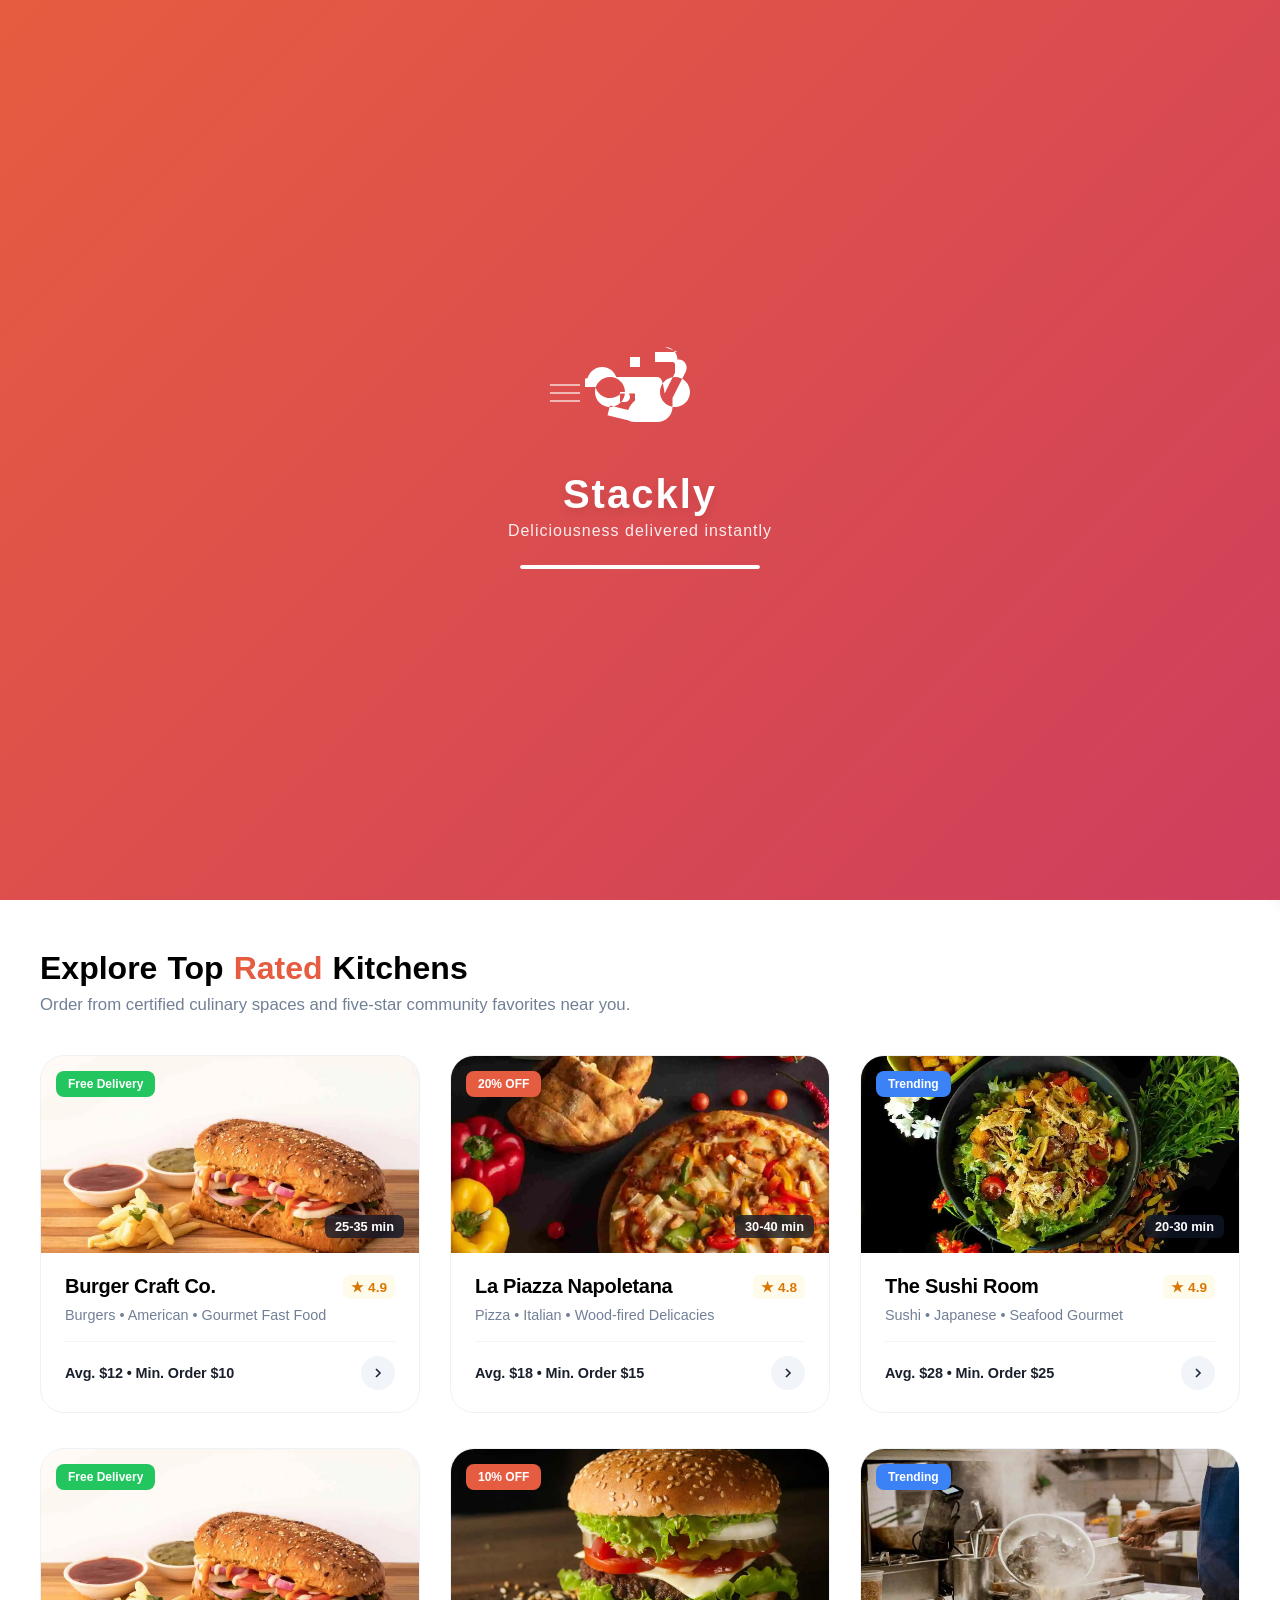
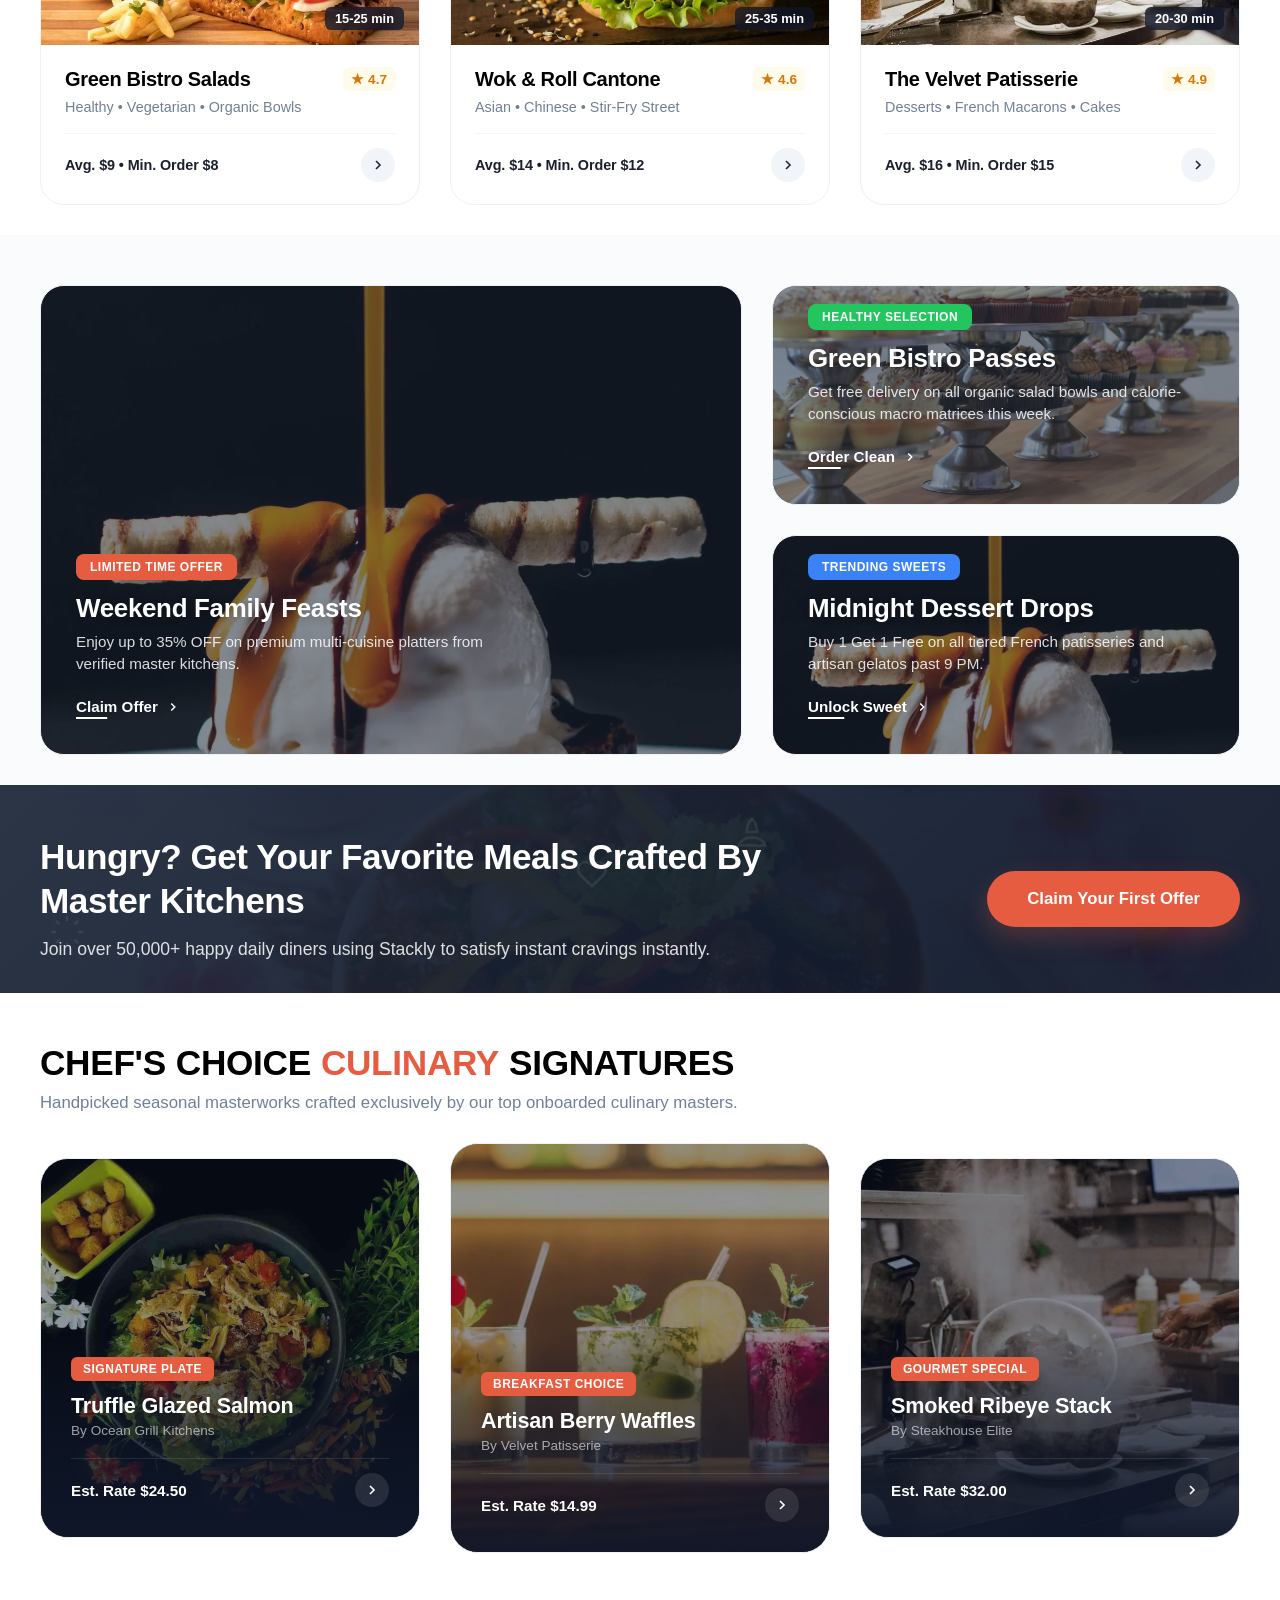
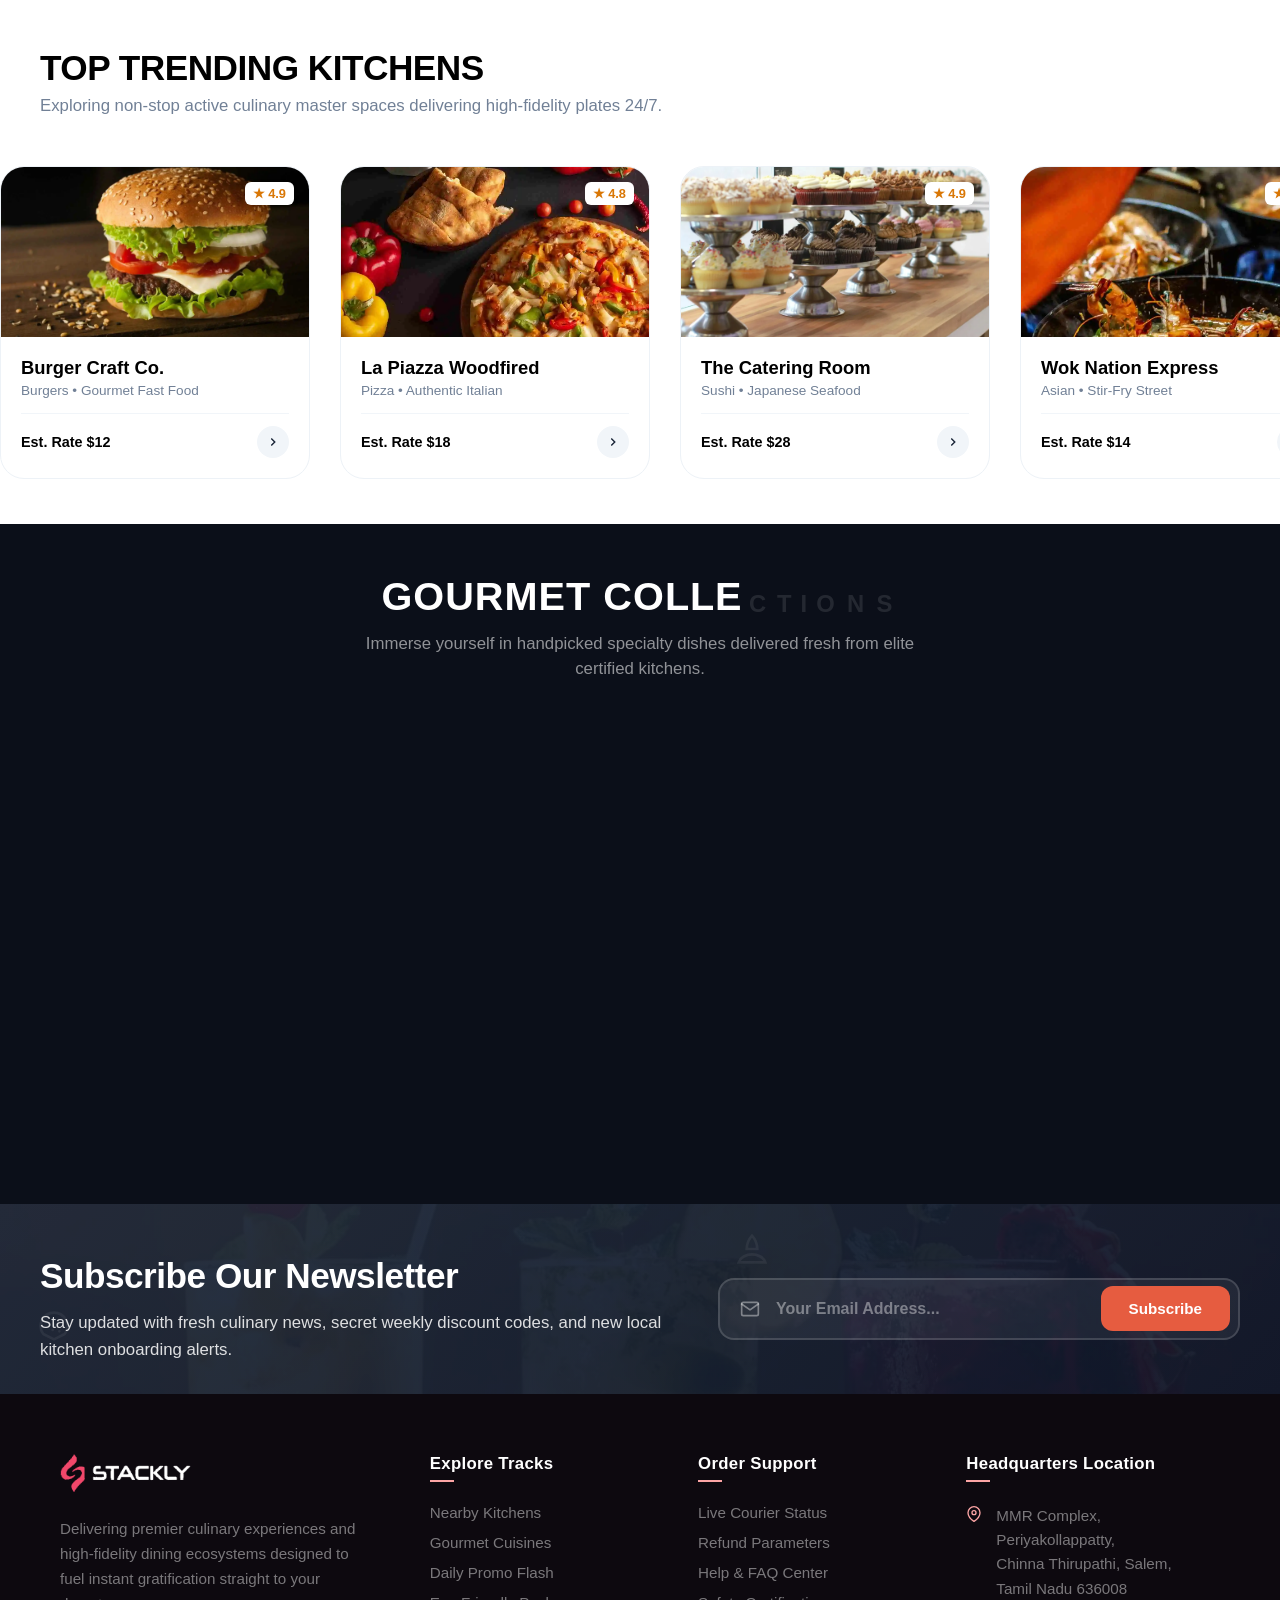
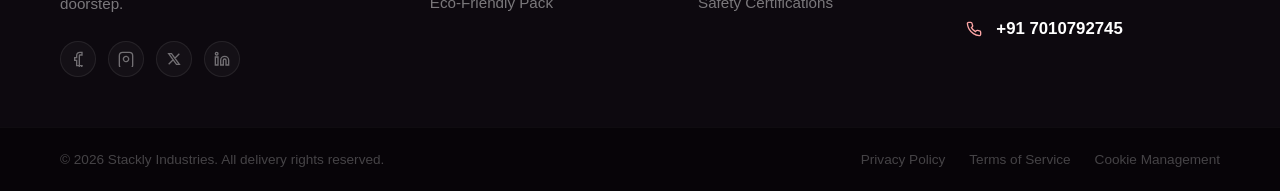
<file: restaurants.html>
<!DOCTYPE html>
<html lang="en">
<head>
    <meta charset="UTF-8">
    <meta name="viewport" content="width=device-width, initial-scale=1.0">
    <title>Stackly - Food Delivery</title>
    <!-- FontAwesome for background food icons -->
    <link rel="stylesheet" href="https://cloudflare.com">
    <!-- Link to external CSS -->
    <link rel="stylesheet" href="style.css">
</head>
<body>

    <!-- PRELOADER PAGE -->
    <div id="preloader">
        <!-- Floating Decorative Vectors -->
        <i class="fa-solid fa-burger bg-icon"></i>
        <i class="fa-solid fa-pizza-slice bg-icon"></i>
        <i class="fa-solid fa-drumstick-bite bg-icon"></i>
        <i class="fa-solid fa-ice-cream bg-icon"></i>
        <i class="fa-solid fa-donut bg-icon"></i>
        <i class="fa-solid fa-hotdog bg-icon"></i>

        <div class="loader-content">
            <!-- Animated Scooter Vector -->
            <div class="scooter-wrapper">
                <div class="speed-lines"></div>
                <svg class="scooter-svg" viewBox="0 0 24 24">
                    <path d="M19 15c-1.66 0-3-1.34-3-3s1.34-3 3-3 3 1.34 3 3-1.34 3-3 3m-9-2c0-.55-.45-1-1-1H8v2h1c.55 0 1-.45 1-1m-4 2c-1.66 0-3-1.34-3-3s1.34-3 3-3 3 1.34 3 3-1.34 3-3 3m13.5-11H15v2h3.5c.28 0 .5.22.5.5v1.65l-2.08 4.16C16.58 9.53 16.1 9 15.5 9H11V7h1V5h-2v2h1v2H7.26c-.42-1.16-1.52-2-2.81-2-1.38 0-2.57.93-2.92 2.22L1 9.34V11h2.09c.35 1.29 1.54 2.22 2.92 2.22.84 0 1.6-.35 2.15-.92H11v1.42c-.6.47-1.08 1.12-1.35 1.88-1.27-.3-2.45-.6-3.65-.9l-.5 1.94c1.2.3 2.38.6 3.65.9C9.4 17.47 10.1 18 11 18h4.5c1.66 0 3-1.34 3-3v-1.78l2.67-5.34c.53-1.07-.25-2.38-1.45-2.38-.07 0-.15 0-.22.03V5.5c0-1.38-1.12-2.5-2.5-2.5z"/>
                </svg>
            </div>

            <!-- Brand Info -->
            <h1 class="brand-name">Stackly</h1>
            <p class="tagline">Deliciousness delivered instantly</p>

            <!-- Custom 2-second Bar -->
            <div class="progress-bar-container">
                <div class="progress-bar" id="progress"></div>
            </div>
        </div>
    </div>

    

<script>
    document.addEventListener("DOMContentLoaded", () => {
    const progressBar = document.getElementById("progress");
    const preloader = document.getElementById("preloader");

    // Start the progress bar animation immediately on DOM load
    setTimeout(() => {
        progressBar.style.width = "100%";
    }, 50);

    // Hide the preloader completely after exactly 2 seconds (2000 milliseconds)
    setTimeout(() => {
        preloader.classList.add("hide-preloader");
        document.body.style.overflow = "auto"; // Re-enable body scrolling
    }, 2000);
});

</script>

<header class="main-header">
        <div class="header-container">
            <!-- Brand Logo (Refreshes Page) -->
            <a href="index.html" class="logo-container" onclick="window.location.reload();">
                <img src="./assests/FD logo.webp" alt="Stackly Logo" class="brand-logo">
            </a>

            <!-- Desktop Navigation Menus (Centered) -->
            <nav class="nav-menu">
                <a href="index.html" class="nav-link ">Home</a>
                <a href="restaurants.html" class="nav-link active">Restaurants</a>
                <a href="offers.html" class="nav-link">Offers</a>
                <a href="orders.html" class="nav-link">Orders</a>
                <a href="contact.html" class="nav-link">Contact</a>
            </nav>

            <!-- Right Side Actions (Auth, Cart, Hamburger Trigger) -->
            <div class="header-actions">
                <a href="login.html">
    <button class="btn-auth">Sign In</button>
</a>
               
                
                <!-- Fixed Cart Icon using Inline SVG Vector -->
                <a href="404.html" class="cart-icon-btn" title="View Cart">
                    <svg class="header-svg-icon" viewBox="0 0 24 24" fill="none" stroke="currentColor" stroke-width="2" stroke-linecap="round" stroke-linejoin="round">
                        <path d="M6 2L3 6v14a2 2 0 0 0 2 2h14a2 2 0 0 0 2-2V6l-3-4z"></path>
                        <line x1="3" y1="6" x2="21" y2="6"></line>
                        <path d="M16 10a4 4 0 0 1-8 0"></path>
                    </svg>
                    <span class="cart-badge">0</span>
                </a>

                <!-- Mobile Hamburger Trigger using Inline SVG Vector -->
                <button class="hamburger-btn" id="hamburger-trigger" aria-label="Open Menu">
                    <svg class="header-svg-icon" viewBox="0 0 24 24" fill="none" stroke="currentColor" stroke-width="2" stroke-linecap="round" stroke-linejoin="round">
                        <line x1="3" y1="12" x2="21" y2="12"></line>
                        <line x1="3" y1="6" x2="21" y2="6"></line>
                        <line x1="3" y1="18" x2="21" y2="18"></line>
                    </svg>
                </button>
            </div>
        </div>
    </header>

    <!-- Mobile Navigation Drawer Overlay -->
    <div class="mobile-drawer-overlay" id="mobile-overlay"></div>

    <!-- Mobile Navigation Side Drawer (75% width) -->
    <aside class="mobile-drawer" id="mobile-drawer">
        <div class="drawer-header">
            <span class="drawer-brand">Stackly</span>
            <!-- Close Drawer Button using Inline SVG Vector -->
            <button class="close-drawer-btn" id="close-drawer" aria-label="Close Menu">
                <svg class="header-svg-icon" viewBox="0 0 24 24" fill="none" stroke="currentColor" stroke-width="2" stroke-linecap="round" stroke-linejoin="round">
                    <line x1="18" y1="6" x2="6" y2="18"></line>
                    <line x1="6" y1="6" x2="18" y2="18"></line>
                </svg>
            </button>
        </div>
     <nav class="mobile-nav-menu">
            <a href="index.html" class="mobile-nav-link ">Home</a>
            <a href="restaurants.html" class="mobile-nav-link active">Restaurants</a>
            <a href="offers.html" class="mobile-nav-link">Offers</a>
            <a href="orders.html" class="mobile-nav-link">Orders</a>
            <a href="contact.html" class="mobile-nav-link">Contact</a>
        </nav>
        <div class="drawer-footer">
           <button class="btn-auth-mobile" onclick="window.location.href='login.html'">
    Sign In
</button>
        </div>
    </aside>

  

  



<script>
 document.addEventListener("DOMContentLoaded", () => {
    const hamburgerTrigger = document.getElementById("hamburger-trigger");
    const closeDrawerBtn = document.getElementById("close-drawer");
    const mobileOverlay = document.getElementById("mobile-overlay");
    const mobileDrawer = document.getElementById("mobile-drawer");
    const bodyElement = document.body;

    // Open Drawer Menu and Activate Scroll Lock
    function openMobileMenu() {
        mobileDrawer.classList.add("active");
        mobileOverlay.classList.add("active");
        bodyElement.classList.add("no-scroll");
    }

    // Close Drawer Menu and Restore Page Scrolling
    function closeMobileMenu() {
        mobileDrawer.classList.remove("active");
        mobileOverlay.classList.remove("active");
        bodyElement.classList.remove("no-scroll");
    }

    // Event Bindings
    if (hamburgerTrigger) {
        hamburgerTrigger.addEventListener("click", openMobileMenu);
    }

    if (closeDrawerBtn) {
        closeDrawerBtn.addEventListener("click", closeMobileMenu);
    }

    if (mobileOverlay) {
        mobileOverlay.addEventListener("click", closeMobileMenu);
    }
});


</script>

<!-- RESTAURANTS DIRECTORY HERO BANNER -->
<section class="rest-hero-section" id="rest-hero-trigger">
    <!-- Subdued grid line art backdrop asset -->
    <div class="rest-hero-grid-bg"></div>

    <div class="rest-hero-container">
        
        <!-- Left Column: Search & Text Content Stack -->
        <div class="rest-hero-left">
            <h1 class="rest-hero-title" id="rest-scroll-title">
                <span class="rest-word">Discover</span>
                <span class="rest-word">The</span>
                <span class="rest-word accent-brand">Finest Cuisines</span>
                <span class="rest-word">Near</span>
                <span class="rest-word">Your</span>
                <span class="rest-word">Door</span>
            </h1>
            
            <p class="rest-hero-description" id="rest-para-slide">
                Browse through premium neighborhood kitchens, gourmet bakeries, and five-star culinary institutions. Filter your mood, track your delivery live, and eat elite.
            </p>
            
            <!-- Food Category Tag Pills (Floating Style with Hovers) -->
            <div class="rest-floating-filters" id="rest-filters-rise">
                <a href="404.html" class="filter-pill-tag">
                    <svg viewBox="0 0 24 24" fill="none" stroke="currentColor" stroke-width="2"><path d="M12 22s8-4 8-10V5l-8-3-8 3v7c0 6 8 10 8 10z"></path></svg>
                    <span>Healthy Organic</span>
                </a>
                <a href="404.html" class="filter-pill-tag">
                    <svg viewBox="0 0 24 24" fill="none" stroke="currentColor" stroke-width="2"><circle cx="12" cy="12" r="10"></circle><path d="M12 8v8M8 12h8"></path></svg>
                    <span>Trending Hubs</span>
                </a>
                <a href="404.html" class="filter-pill-tag">
                    <svg viewBox="0 0 24 24" fill="none" stroke="currentColor" stroke-width="2"><polygon points="5 3 19 3 19 21 5 21"></polygon><path d="M9 7h6M9 11h6M9 15h6"></path></svg>
                    <span>Top Discounts</span>
                </a>
            </div>

            <!-- Primary Actions Group -->
            <div class="rest-hero-cta-group" id="rest-btn-rise">
                <a href="404.html" class="btn-rest-primary">Explore All Kitchens</a>
                <a href="404.html" class="btn-rest-secondary">View Daily Deals</a>
            </div>
        </div>

        <!-- Right Column: Overlapping Food Framing Composition & Live Badges -->
        <div class="rest-hero-right" id="rest-media-slide">
            <!-- Central localized glowing aura backdrop disk -->
            <div class="rest-media-glow-disk"></div>
            
            <!-- Main visual plate rising from bottom limits -->
            <div class="rest-main-image-frame">
                <img src="./assests/beverages.webp" alt="Featured Gourmet Dish" class="rest-hero-main-img">
            </div>

            <!-- Floating Trust Badges (Autonomous Hover Loop Sequence) -->
            <div class="rest-float-badge badge-stars">
                <div class="badge-icon-circle gold-tint">★</div>
                <div class="badge-text-stack">
                    <strong>4.9 Rating</strong>
                    <span>50k+ Reviews</span>
                </div>
            </div>

            <div class="rest-float-badge badge-speed">
                <div class="badge-icon-circle blue-tint">
                    <svg viewBox="0 0 24 24" fill="none" stroke="currentColor" stroke-width="2.5"><rect x="1" y="3" width="15" height="13"></rect><polygon points="16 8 20 8 23 11 23 16 16 16 16 8"></polygon><circle cx="5.5" cy="18.5" r="2.5"></circle><circle cx="18.5" cy="18.5" r="2.5"></circle></svg>
                </div>
                <div class="badge-text-stack">
                    <strong>Super Fast</strong>
                    <span>Instant Drop-off</span>
                </div>
            </div>
        </div>

    </div>
</section>

<style>
    /* --- Restaurants Directory Hero Base Layout --- */
.rest-hero-section {
    padding: 80px 20px;
    background-color: #fafbfc;
    overflow: hidden;
    position: relative;
    min-height: calc(100vh - 70px);
    display: flex;
    align-items: center;
}

/* Linear geometric fine structural network blueprint underlay */
.rest-hero-grid-bg {
    position: absolute;
    top: 0;
    left: 0;
    width: 100%;
    height: 100%;
    background-image: linear-gradient(rgba(230, 92, 64, 0.02) 1px, transparent 1px),
                      linear-gradient(90deg, rgba(230, 92, 64, 0.02) 1px, transparent 1px);
    background-size: 30px 30px;
    pointer-events: none;
    z-index: 1;
}

.rest-hero-container {
    max-width: 1200px;
    margin: 0 auto;
    display: grid;
    grid-template-columns: 1.15fr 0.85fr;
    gap: 50px;
    align-items: center;
    width: 100%;
    position: relative;
    z-index: 2;
}

/* --- Left Side Content Configurations & Word Revelations --- */
.rest-hero-left {
    display: flex;
    flex-direction: column;
}

.rest-hero-title {
    font-size: calc(2rem + 1.2vw);
    font-weight: 800;
    line-height: 1.15;
    color: #000000; /* Crisp high-contrast black typography */
    margin-bottom: 22px;
    display: flex;
    flex-wrap: wrap;
    gap: 0 12px;
}

.rest-hero-title .accent-brand {
    color: var(--primary-color, #e65c40);
}

/* Scroll Word-by-Word Animation Hooks Initial Parameters */
.rest-word {
    display: inline-block;
    opacity: 0.15;
    transform: translateY(12px);
    transition: opacity 0.5s ease, transform 0.5s ease;
}

.rest-word.word-revealed {
    opacity: 1;
    transform: translateY(0);
}

.rest-hero-description {
    font-size: 1.1rem;
    color: #000000; /* Solid high-contrast black paragraph typography blocks */
    line-height: 1.7;
    margin-bottom: 30px;
    max-width: 550px;
    opacity: 0;
    transform: translateX(-60px); /* Slides smoothly inward out from left viewport margin boundaries */
    transition: opacity 0.8s cubic-bezier(0.16, 1, 0.3, 1), 
                transform 0.8s cubic-bezier(0.16, 1, 0.3, 1);
}

.rest-hero-description.slide-active {
    opacity: 1;
    transform: translateX(0);
}

/* Content Panel Hover Text Glow Configurations */
.rest-hero-left:hover .rest-hero-title {
    text-shadow: 0 0 20px rgba(230, 92, 64, 0.1);
}

/* Floating Filter Tag Pills Row */
.rest-floating-filters {
    display: flex;
    align-items: center;
    gap: 12px;
    flex-wrap: wrap;
    margin-bottom: 35px;
    opacity: 0;
    transform: translateY(20px);
    transition: opacity 0.8s cubic-bezier(0.16, 1, 0.3, 1), transform 0.8s cubic-bezier(0.16, 1, 0.3, 1);
}

.rest-floating-filters.rise-active {
    opacity: 1;
    transform: translateY(0);
}

.filter-pill-tag {
    display: inline-flex;
    align-items: center;
    gap: 6px;
    background-color: #ffffff;
    border: 1px solid #edf2f7;
    padding: 8px 16px;
    border-radius: 20px;
    font-size: 0.85rem;
    font-weight: 700;
    color: #000000;
    text-decoration: none;
    box-shadow: 0 2px 6px rgba(0,0,0,0.02);
    transition: all 0.3s cubic-bezier(0.25, 0.8, 0.25, 1);
}

.filter-pill-tag svg {
    width: 14px;
    height: 14px;
    stroke: var(--primary-color, #e65c40);
}

.filter-pill-tag:hover {
    border-color: rgba(230, 92, 64, 0.25);
    box-shadow: 0 8px 16px rgba(230, 92, 64, 0.06);
    transform: translateY(-3px);
    color: var(--primary-color, #e65c40);
}

/* Call to Action Buttons Group Setup */
.rest-hero-cta-group {
    display: flex;
    align-items: center;
    gap: 20px;
    opacity: 0;
    transform: translateY(20px);
    transition: opacity 0.8s cubic-bezier(0.16, 1, 0.3, 1), transform 0.8s cubic-bezier(0.16, 1, 0.3, 1);
}

.rest-hero-cta-group.rise-active {
    opacity: 1;
    transform: translateY(0);
}

.btn-rest-primary {
    background-color: #1e293b; /* Premium high contrast deep blue-black */
    color: #ffffff;
    text-decoration: none;
    padding: 16px 36px;
    border-radius: 30px;
    font-size: 1rem;
    font-weight: 700;
    box-shadow: 0 10px 20px rgba(30, 41, 59, 0.12);
    transition: all 0.3s cubic-bezier(0.25, 0.8, 0.25, 1);
}

.btn-rest-primary:hover {
    background-color: var(--primary-color, #e65c40);
    box-shadow: 0 12px 24px rgba(230, 92, 64, 0.25);
    transform: translateY(-3px);
}

.btn-rest-secondary {
    background-color: #ffffff;
    color: #000000;
    border: 1px solid #e2e8f0;
    text-decoration: none;
    padding: 16px 36px;
    border-radius: 30px;
    font-size: 1rem;
    font-weight: 700;
    transition: all 0.3s cubic-bezier(0.25, 0.8, 0.25, 1);
}

.btn-rest-secondary:hover {
    border-color: #000000;
    transform: translateY(-2px);
    box-shadow: 0 6px 14px rgba(0,0,0,0.03);
}

/* --- Right Side Graphics Stack & Linear Rise Entries --- */
.rest-hero-right {
    position: relative;
    display: flex;
    justify-content: center;
    align-items: center;
    height: 480px;
    /* Bottom-up upwards scaling configuration initialization settings */
    opacity: 0;
    transform: translateY(80px); 
    transition: opacity 1s cubic-bezier(0.16, 1, 0.3, 1), transform 1s cubic-bezier(0.16, 1, 0.3, 1);
}

.rest-hero-right.slide-active {
    opacity: 1;
    transform: translateY(0);
}

.rest-media-glow-disk {
    position: absolute;
    width: 360px;
    height: 360px;
    background-color: rgba(230, 92, 64, 0.08); /* Localized brand ambient aura disc */
    border-radius: 50%;
    filter: blur(50px);
    z-index: 1;
}

.rest-main-image-frame {
    position: relative;
    z-index: 2;
    width: 100%;
    max-width: 440px;
    transition: transform 0.5s cubic-bezier(0.25, 0.8, 0.25, 1);
    /* Autonomous high-performance floating loop sequence execution */
    animation: masterPlatterFloat 4.5s ease-in-out infinite alternate;
}

@keyframes masterPlatterFloat {
    0% { transform: translateY(0) rotate(0deg); }
    100% { transform: translateY(-14px) rotate(2deg); }
}

.rest-hero-right:hover .rest-main-image-frame {
    transform: scale(1.03) translateY(-4px);
}

.rest-hero-main-img {
    width: 100%;
    height: auto;
    display: block;
    object-fit: contain;
}

/* --- Creative Trust Overlay Badge Cards --- */
.rest-float-badge {
    position: absolute;
    background-color: #ffffff;
    border-radius: 16px;
    padding: 10px 16px;
    display: flex;
    align-items: center;
    gap: 12px;
    box-shadow: 0 10px 25px rgba(0,0,0,0.05);
    border: 1px solid #edf2f7;
    z-index: 3;
    transition: transform 0.3s cubic-bezier(0.25, 0.8, 0.25, 1), box-shadow 0.3s ease;
}

.rest-float-badge:hover {
    transform: scale(1.08) translateY(-4px) !important;
    border-color: rgba(230, 92, 64, 0.2);
    box-shadow: 0 15px 30px rgba(230, 92, 64, 0.1);
    cursor: default;
}

.badge-icon-circle {
    width: 36px;
    height: 36px;
    border-radius: 12px;
    display: flex;
    align-items: center;
    justify-content: center;
    font-weight: 800;
}

.gold-tint { background-color: #fffbeb; color: #d97706; font-size: 1.1rem; }
.blue-tint { background-color: #eff6ff; color: #2563eb; }
.blue-tint svg { width: 16px; height: 16px; stroke: currentColor; }

.badge-text-stack {
    display: flex;
    flex-direction: column;
}

.badge-text-stack strong { font-size: 0.85rem; color: #000000; }
.badge-text-stack span { font-size: 0.75rem; color: #718096; font-weight: 500; }

/* Dynamic asynchronous counter loops vectors mapping */
.badge-stars { top: 18%; left: -5%; animation: badgeFloatOne 4s ease-in-out infinite alternate; }
.badge-speed { bottom: 15%; right: -5%; animation: badgeFloatTwo 4.5s ease-in-out infinite alternate 0.3s; }

@keyframes badgeFloatOne { 0% { transform: translateY(0); } 100% { transform: translateY(-10px); } }
@keyframes badgeFloatTwo { 0% { transform: translateY(0); } 100% { transform: translateY(10px); } }

/* --- Cross-Device Responsiveness Breakpoints --- */
@media (max-width: 1024px) {
    .rest-hero-container { gap: 30px; }
    .badge-stars { left: 0; }
    .badge-speed { right: 0; }
}

@media (max-width: 768px) {
    .rest-hero-container {
        grid-template-columns: 1fr; /* Drop structural dual column layout down single stream columns row track */
        text-align: center;
        gap: 50px;
    }
    .rest-hero-title { justify-content: center; }
    .rest-hero-description { margin-left: auto; margin-right: auto; }
    .rest-floating-filters { justify-content: center; }
    .rest-hero-cta-group { justify-content: center; }
    
    .rest-hero-right {
        order: -1; /* Elevates visual food platter above description copies on compact views for layout balance */
        height: 380px;
        transform: translateY(40px); /* Synchronizes mobile coordinate shifts smoothly */
    }
    .rest-hero-right.slide-active { transform: translateY(0); }
    .rest-main-image-frame { max-width: 320px; }
    .rest-media-glow-disk { width: 260px; height: 260px; }
}

@media (max-width: 480px) {
    .rest-floating-filters { flex-direction: column; align-items: stretch; gap: 8px; }
    .filter-pill-tag { width: 100%; justify-content: center; }
    .rest-hero-cta-group { flex-direction: column; align-items: stretch; gap: 12px; }
    .btn-rest-primary, .btn-rest-secondary { width: 100%; text-align: center; }
    .rest-float-badge { display: none; } /* Drop overlay absolute panels on tight mobile views to eliminate framing collisions */
}

</style>

<script>
    /**
 * STACKLY FOOD DELIVERY WEBSITE
 * Isolated Operations Script: Restaurants Directory Hero Section
 */
document.addEventListener("DOMContentLoaded", () => {
    
    // 1. Target Selector Handles Configuration Elements Space
    const heroSectionZone = document.getElementById("rest-hero-trigger");
    const headingWordsList = document.querySelectorAll(".rest-word");
    const subParagraphDesc = document.getElementById("rest-para-slide");
    const filterPillsRow = document.getElementById("rest-filters-rise");
    const primaryCtaGroup = document.getElementById("rest-btn-rise");
    const rightMediaColumn = document.getElementById("rest-media-slide");

    // 2. Intersection Evaluation Control Observer Options
    const restHeroObserverOptions = {
        root: null,
        threshold: 0.1, // Fires script loops once 10% of element boundary crosses tracking frames lines
        rootMargin: "0px 0px -30px 0px"
    };

    // 3. Sequential Timeline Orchestration Matrix Loop
    const restHeroRevealObserver = new IntersectionObserver((entries, observer) => {
        entries.forEach(entry => {
            if (entry.isIntersecting) {
                
                // Track Path Step A: Assemble Title text word-by-word progressively
                headingWordsList.forEach((wordNode, index) => {
                    setTimeout(() => {
                        wordNode.classList.add("word-revealed");
                    }, index * 95); // 95ms crisp layout text staggers
                });

                // Track Path Step B: Slide description copy block elements inward from left margins
                if (subParagraphDesc) {
                    subParagraphDesc.classList.add("slide-active");
                }

                // Track Path Step C: Slide & scale right visual graphics column upward from bottom boundaries limits
                if (rightMediaColumn) {
                    rightMediaColumn.classList.add("slide-active");
                }

                // Track Path Step D: Raise floating filter tags layer upward gracefully from ground line planes
                if (filterPillsRow) {
                    setTimeout(() => {
                        filterPillsRow.classList.add("rise-active");
                    }, 300);
                }

                // Track Path Step E: Raise primary action CTA buttons group upward concurrently
                if (primaryCtaGroup) {
                    setTimeout(() => {
                        primaryCtaGroup.classList.add("rise-active");
                    }, 400);
                }

                // Terminate target observer listener safely to secure footprint processor clock speeds
                observer.unobserve(entry.target);
            }
        });
    }, restHeroObserverOptions);

    // 4. Bind Active Monitoring Target Channel Context
    if (heroSectionZone) {
        restHeroRevealObserver.observe(heroSectionZone);
    }
});

</script>

<!-- FEATURED RESTAURANTS DIRECTORY CATALOG -->
<section class="rest-grid-section" id="rest-grid-trigger-zone">
    <div class="rest-grid-container">
        
        <!-- Scroll-Triggered Word-by-Word Header Block -->
        <div class="rest-grid-header-row">
            <h2 class="rest-grid-main-title" id="rest-grid-scroll-title">
                <span class="rg-word">Explore</span>
                <span class="rg-word">Top</span>
                <span class="rg-brand accent-brand">Rated</span>
                <span class="rg-word">Kitchens</span>
            </h2>
            <p class="rest-grid-subtitle">Order from certified culinary spaces and five-star community favorites near you.</p>
        </div>

        <!-- 3-Column Directory Grid -->
        <div class="rest-directory-grid">
            
            <!-- Restaurant Card 1 -->
            <div class="restaurant-profile-card scroll-cascade-item">
                <div class="rest-card-banner">
                    <img src="./assests/sandwich.webp" alt="Burger Craft Co" class="rest-banner-img">
                    <span class="rest-badge-tag badge-promo">Free Delivery</span>
                    <div class="rest-badge-time">25-35 min</div>
                </div>
                <div class="rest-card-body-stack">
                    <div class="rest-title-meta-row">
                        <h3 class="rest-brand-name">Burger Craft Co.</h3>
                        <span class="rest-rating-pill">★ 4.9</span>
                    </div>
                    <p class="rest-cuisine-tags">Burgers • American • Gourmet Fast Food</p>
                    <div class="rest-price-location-floor">
                        <span class="rest-price-indicator">Avg. $12 • Min. Order $10</span>
                        <a href="404.html" class="rest-action-circle-btn" title="View Full Menu">
                            <svg viewBox="0 0 24 24" fill="none" stroke="currentColor" stroke-width="2.5"><polyline points="9 18 15 12 9 6"></polyline></svg>
                        </a>
                    </div>
                </div>
            </div>

            <!-- Restaurant Card 2 -->
            <div class="restaurant-profile-card scroll-cascade-item">
                <div class="rest-card-banner">
                    <img src="./assests/hero img pi.webp" alt="La Piazza" class="rest-banner-img">
                    <span class="rest-badge-tag badge-discount">20% OFF</span>
                    <div class="rest-badge-time">30-40 min</div>
                </div>
                <div class="rest-card-body-stack">
                    <div class="rest-title-meta-row">
                        <h3 class="rest-brand-name">La Piazza Napoletana</h3>
                        <span class="rest-rating-pill">★ 4.8</span>
                    </div>
                    <p class="rest-cuisine-tags">Pizza • Italian • Wood-fired Delicacies</p>
                    <div class="rest-price-location-floor">
                        <span class="rest-price-indicator">Avg. $18 • Min. Order $15</span>
                        <a href="404.html" class="rest-action-circle-btn" title="View Full Menu">
                            <svg viewBox="0 0 24 24" fill="none" stroke="currentColor" stroke-width="2.5"><polyline points="9 18 15 12 9 6"></polyline></svg>
                        </a>
                    </div>
                </div>
            </div>

            <!-- Restaurant Card 3 -->
            <div class="restaurant-profile-card scroll-cascade-item">
                <div class="rest-card-banner">
                    <img src="./assests/salad veg.webp" alt="The Sushi Room" class="rest-banner-img">
                    <span class="rest-badge-tag badge-trending">Trending</span>
                    <div class="rest-badge-time">20-30 min</div>
                </div>
                <div class="rest-card-body-stack">
                    <div class="rest-title-meta-row">
                        <h3 class="rest-brand-name">The Sushi Room</h3>
                        <span class="rest-rating-pill">★ 4.9</span>
                    </div>
                    <p class="rest-cuisine-tags">Sushi • Japanese • Seafood Gourmet</p>
                    <div class="rest-price-location-floor">
                        <span class="rest-price-indicator">Avg. $28 • Min. Order $25</span>
                        <a href="404.html" class="rest-action-circle-btn" title="View Full Menu">
                            <svg viewBox="0 0 24 24" fill="none" stroke="currentColor" stroke-width="2.5"><polyline points="9 18 15 12 9 6"></polyline></svg>
                        </a>
                    </div>
                </div>
            </div>

            <!-- Restaurant Card 4 -->
            <div class="restaurant-profile-card scroll-cascade-item">
                <div class="rest-card-banner">
                    <img src="./assests/sandwich.webp" alt="Green Bistro" class="rest-banner-img">
                    <span class="rest-badge-tag badge-promo">Free Delivery</span>
                    <div class="rest-badge-time">15-25 min</div>
                </div>
                <div class="rest-card-body-stack">
                    <div class="rest-title-meta-row">
                        <h3 class="rest-brand-name">Green Bistro Salads</h3>
                        <span class="rest-rating-pill">★ 4.7</span>
                    </div>
                    <p class="rest-cuisine-tags">Healthy • Vegetarian • Organic Bowls</p>
                    <div class="rest-price-location-floor">
                        <span class="rest-price-indicator">Avg. $9 • Min. Order $8</span>
                        <a href="404.html" class="rest-action-circle-btn" title="View Full Menu">
                            <svg viewBox="0 0 24 24" fill="none" stroke="currentColor" stroke-width="2.5"><polyline points="9 18 15 12 9 6"></polyline></svg>
                        </a>
                    </div>
                </div>
            </div>

            <!-- Restaurant Card 5 -->
            <div class="restaurant-profile-card scroll-cascade-item">
                <div class="rest-card-banner">
                    <img src="./assests/burger.webp" alt="Wok and Roll" class="rest-banner-img">
                    <span class="rest-badge-tag badge-discount">10% OFF</span>
                    <div class="rest-badge-time">25-35 min</div>
                </div>
                <div class="rest-card-body-stack">
                    <div class="rest-title-meta-row">
                        <h3 class="rest-brand-name">Wok &amp; Roll Cantone</h3>
                        <span class="rest-rating-pill">★ 4.6</span>
                    </div>
                    <p class="rest-cuisine-tags">Asian • Chinese • Stir-Fry Street</p>
                    <div class="rest-price-location-floor">
                        <span class="rest-price-indicator">Avg. $14 • Min. Order $12</span>
                        <a href="404.html" class="rest-action-circle-btn" title="View Full Menu">
                            <svg viewBox="0 0 24 24" fill="none" stroke="currentColor" stroke-width="2.5"><polyline points="9 18 15 12 9 6"></polyline></svg>
                        </a>
                    </div>
                </div>
            </div>

            <!-- Restaurant Card 6 -->
            <div class="restaurant-profile-card scroll-cascade-item">
                <div class="rest-card-banner">
                    <img src="./assests/kitchen.webp" alt="The Velvet Patisserie" class="rest-banner-img">
                    <span class="rest-badge-tag badge-trending">Trending</span>
                    <div class="rest-badge-time">20-30 min</div>
                </div>
                <div class="rest-card-body-stack">
                    <div class="rest-title-meta-row">
                        <h3 class="rest-brand-name">The Velvet Patisserie</h3>
                        <span class="rest-rating-pill">★ 4.9</span>
                    </div>
                    <p class="rest-cuisine-tags">Desserts • French Macarons • Cakes</p>
                    <div class="rest-price-location-floor">
                        <span class="rest-price-indicator">Avg. $16 • Min. Order $15</span>
                        <a href="404.html" class="rest-action-circle-btn" title="View Full Menu">
                            <svg viewBox="0 0 24 24" fill="none" stroke="currentColor" stroke-width="2.5"><polyline points="9 18 15 12 9 6"></polyline></svg>
                        </a>
                    </div>
                </div>
            </div>

        </div>
    </div>
</section>

<style>
    /* --- Global Variables --- */
:root {
    --primary-color: #e65c40; /* Stackly Signature Brand Coral */
}

/* --- Restaurant Catalog Grid Layout Structural Base --- */
.rest-grid-section {
    /* Fixed precise top and bottom layout spacing rules */
    padding: 50px 20px 30px 20px;
    background-color: #ffffff;
    overflow: hidden;
}

.rest-grid-container {
    max-width: 1200px;
    margin: 0 auto;
    width: 100%;
}

.rest-grid-header-row {
    text-align: left;
    margin-bottom: 40px;
}

/* Scroll Word-by-Word Title Configuration */
.rest-grid-main-title {
    font-size: 2rem;
    font-weight: 800;
    color: #000000; /* Solid high-contrast black heading text */
    margin-bottom: 8px;
    display: flex;
    flex-wrap: wrap;
    gap: 0 10px;
}

.rest-grid-main-title .accent-brand {
    color: var(--primary-color);
}

.rg-word {
    display: inline-block;
    opacity: 0.15; /* Dim baseline state before observer visibility triggers reveal */
    transform: translateY(10px);
    transition: opacity 0.5s ease, transform 0.5s ease;
}

.rg-word.word-revealed {
    opacity: 1;
    transform: translateY(0);
}

.rest-grid-subtitle {
    font-size: 1.05rem;
    color: #718096;
    font-weight: 500;
}

/* --- Reusable 3-Column Catalog Grid System --- */
.rest-directory-grid {
    display: grid;
    grid-template-columns: repeat(3, 1fr);
    gap: 35px 30px;
    width: 100%;
}

/* --- Restaurant Profile Cards & Interactive Glowing Aura --- */
.restaurant-profile-card {
    background-color: #ffffff;
    border-radius: 24px;
    overflow: hidden;
    border: 1px solid #edf2f7;
    display: flex;
    flex-direction: column;
    /* Scroll presentation variables settings */
    opacity: 0;
    transform: translateY(50px); /* Cascades upward on loop entry transitions */
    transition: opacity 0.7s cubic-bezier(0.16, 1, 0.3, 1), 
                transform 0.7s cubic-bezier(0.16, 1, 0.3, 1),
                border-color 0.4s ease,
                box-shadow 0.4s ease;
}

.restaurant-profile-card.card-revealed {
    opacity: 1;
    transform: translateY(0);
}

/* Modern Card Lift and Soft Localized Glow Shadow Projections */
.restaurant-profile-card:hover {
    border-color: rgba(230, 92, 64, 0.2);
    box-shadow: 0 25px 45px rgba(230, 92, 64, 0.05),
                0 4px 12px rgba(0, 0, 0, 0.01);
    transform: translateY(-6px);
}

/* Card Banner Presentation Aspect Layout */
.rest-card-banner {
    position: relative;
    width: 100%;
    padding-top: 52%; /* Consistent aspect mapping for cross-device alignment */
    background-color: #f7f9fc;
    overflow: hidden;
}

.rest-banner-img {
    position: absolute;
    top: 0;
    left: 0;
    width: 100%;
    height: 100%;
    object-fit: cover;
    transition: transform 0.6s cubic-bezier(0.16, 1, 0.3, 1);
}

.restaurant-profile-card:hover .rest-banner-img {
    transform: scale(1.04);
}

/* Overlay Action Badges */
.rest-badge-tag {
    position: absolute;
    top: 15px;
    left: 15px;
    font-size: 0.75rem;
    font-weight: 700;
    padding: 6px 12px;
    border-radius: 8px;
    color: #ffffff;
    z-index: 2;
}

.badge-promo { background-color: #22c55e; } 
.badge-discount { background-color: var(--primary-color); } 
.badge-trending { background-color: #3b82f6; } 

.rest-badge-time {
    position: absolute;
    bottom: 15px;
    right: 15px;
    background-color: rgba(15, 23, 42, 0.75);
    backdrop-filter: blur(4px);
    color: #ffffff;
    font-size: 0.8rem;
    font-weight: 700;
    padding: 4px 10px;
    border-radius: 6px;
    z-index: 2;
}

/* --- Card Content Core Stack Details --- */
.rest-card-body-stack {
    padding: 22px 24px;
    display: flex;
    flex-direction: column;
}

.rest-title-meta-row {
    display: flex;
    justify-content: space-between;
    align-items: center;
    gap: 15px;
    margin-bottom: 8px;
}

.rest-brand-name {
    font-size: 1.25rem;
    font-weight: 800;
    color: #000000;
    letter-spacing: -0.3px;
}

.rest-rating-pill {
    background-color: #fffbeb;
    color: #d97706;
    font-size: 0.85rem;
    font-weight: 700;
    padding: 4px 8px;
    border-radius: 6px;
    white-space: nowrap;
}

.rest-cuisine-tags {
    font-size: 0.9rem;
    color: #718096;
    font-weight: 500;
    margin-bottom: 18px;
}

.rest-price-location-floor {
    display: flex;
    justify-content: space-between;
    align-items: center;
    border-top: 1px solid #f1f5f9;
    padding-top: 14px;
    margin-top: auto;
}

.rest-price-indicator {
    font-size: 0.9rem;
    font-weight: 700; /* Made slightly heavier for high-visibility rate scanning */
    color: #1a202c; /* Hard contrast black-grey tone */
    letter-spacing: -0.1px;
}

.rest-action-circle-btn {
    width: 34px;
    height: 34px;
    background-color: #f1f5f9;
    color: #1e293b;
    border-radius: 50%;
    display: flex;
    align-items: center;
    justify-content: center;
    text-decoration: none;
    transition: background-color 0.2s ease, color 0.2s ease, transform 0.2s ease;
}

.rest-action-circle-btn svg {
    width: 16px;
    height: 16px;
    stroke: currentColor;
}

.restaurant-profile-card:hover .rest-action-circle-btn {
    background-color: var(--primary-color);
    color: #ffffff;
    transform: scale(1.08);
}

/* --- Catalog Grid Responsiveness Breakpoints --- */
@media (max-width: 991px) {
    .rest-directory-grid {
        grid-template-columns: repeat(2, 1fr);
        gap: 25px;
    }
}

@media (max-width: 680px) {
    .rest-directory-grid {
        grid-template-columns: 1fr; /* Switch multi-column tracks directly into single layout streams */
        gap: 20px;
    }
    .rest-grid-main-title { font-size: 1.7rem; }
    .rest-grid-subtitle { font-size: 0.95rem; }
    .rest-card-body-stack { padding: 18px 20px; }
}

</style>

<script>
    // --- Restaurants Directory Catalog Intersection Observers Script ---
document.addEventListener("DOMContentLoaded", () => {
    
    const gridTriggerZone = document.getElementById("rest-grid-trigger-zone");
    const headingWordsList = document.querySelectorAll(".rg-word");
    const catalogStaggerCards = document.querySelectorAll(".scroll-cascade-item");

    const scrollRevealOptions = {
        root: null,
        threshold: 0.08, 
        rootMargin: "0px 0px -30px 0px"
    };

    const catalogGridObserver = new IntersectionObserver((entries, observer) => {
        entries.forEach(entry => {
            if (entry.isIntersecting) {
                
                // Track Path Step A: Assemble Title text word-by-word
                headingWordsList.forEach((wordNode, index) => {
                    setTimeout(() => {
                        wordNode.classList.add("word-revealed");
                    }, index * 100);
                });

                // Track Path Step B: Slide restaurant cards upward one-by-one sequentially
                catalogStaggerCards.forEach((cardNode, index) => {
                    if (!cardNode.classList.contains("card-revealed")) {
                        setTimeout(() => {
                            cardNode.classList.add("card-revealed");
                        }, index * 90); 
                    }
                });

                observer.unobserve(entry.target);
            }
        });
    }, scrollRevealOptions);

    if (gridTriggerZone) {
        catalogGridObserver.observe(gridTriggerZone);
    }
});

</script>

<!-- RESTAURANTS SPECIAL PROMOTIONS GRID -->
<section class="rest-promo-section" id="promo-cascade-trigger">
    <div class="rest-promo-container">
        
        <!-- Promo Card 1: Main Large Special Deal -->
        <div class="promo-masonry-card large-card cascade-item">
            <div class="promo-card-glow-overlay"></div>
            <!-- Background Image Layer -->
            <img src="./assests/dessert.webp" alt="Special Deal Combo" class="promo-bg-img">
            
            <div class="promo-card-content">
                <span class="promo-tag">Limited Time Offer</span>
                <h3 class="promo-title">Weekend Family Feasts</h3>
                <p class="promo-subtitle">Enjoy up to 35% OFF on premium multi-cuisine platters from verified master kitchens.</p>
                <div class="promo-action-floor">
                    <a href="404.html" class="btn-promo-action">
                        <span>Claim Offer</span>
                        <svg viewBox="0 0 24 24" fill="none" stroke="currentColor" stroke-width="2.5"><polyline points="9 18 15 12 9 6"></polyline></svg>
                    </a>
                </div>
            </div>
        </div>

        <!-- Promo Card 2: Side Split Deal 1 -->
        <div class="promo-masonry-card split-card cascade-item">
            <div class="promo-card-glow-overlay"></div>
            <img src="./assests/catering.webp" alt="Healthy Discounts" class="promo-bg-img">
            
            <div class="promo-card-content">
                <span class="promo-tag tag-green">Healthy Selection</span>
                <h3 class="promo-title">Green Bistro Passes</h3>
                <p class="promo-subtitle">Get free delivery on all organic salad bowls and calorie-conscious macro matrices this week.</p>
                <div class="promo-action-floor">
                    <a href="404.html" class="btn-promo-action">
                        <span>Order Clean</span>
                        <svg viewBox="0 0 24 24" fill="none" stroke="currentColor" stroke-width="2.5"><polyline points="9 18 15 12 9 6"></polyline></svg>
                    </a>
                </div>
            </div>
        </div>

        <!-- Promo Card 3: Side Split Deal 2 -->
        <div class="promo-masonry-card split-card cascade-item">
            <div class="promo-card-glow-overlay"></div>
            <img src="./assests/dessert.webp" alt="Dessert Treats" class="promo-bg-img">
            
            <div class="promo-card-content">
                <span class="promo-tag tag-blue">Trending Sweets</span>
                <h3 class="promo-title">Midnight Dessert Drops</h3>
                <p class="promo-subtitle">Buy 1 Get 1 Free on all tiered French patisseries and artisan gelatos past 9 PM.</p>
                <div class="promo-action-floor">
                    <a href="404.html" class="btn-promo-action">
                        <span>Unlock Sweet</span>
                        <svg viewBox="0 0 24 24" fill="none" stroke="currentColor" stroke-width="2.5"><polyline points="9 18 15 12 9 6"></polyline></svg>
                    </a>
                </div>
            </div>
        </div>

    </div>
</section>

<style>
    /* --- Restaurants Promotions Framework --- */
.rest-promo-section {
    /* Exact requested padding balance: 50px top, 30px bottom */
    padding: 50px 20px 30px 20px;
    background-color: #fafbfc;
    overflow: hidden;
}

.rest-promo-container {
    max-width: 1200px;
    margin: 0 auto;
    display: grid;
    grid-template-columns: 1.2fr 0.8fr;
    grid-template-rows: repeat(2, 220px);
    gap: 30px;
    width: 100%;
}

/* --- Masonry Cards Mechanics --- */
.promo-masonry-card {
    background-color: #1e293b;
    border-radius: 24px;
    position: relative;
    overflow: hidden;
    display: flex;
    flex-direction: column;
    justify-content: flex-end;
    padding: 35px;
    border: 1px solid #edf2f7;
    
    /* Scroll presentation initial attributes for one-by-one rendering */
    opacity: 0;
    transform: translateY(50px);
    transition: opacity 0.8s cubic-bezier(0.16, 1, 0.3, 1), 
                transform 0.8s cubic-bezier(0.16, 1, 0.3, 1),
                border-color 0.4s ease,
                box-shadow 0.4s ease;
}

.promo-masonry-card.large-card {
    grid-column: 1 / 2;
    grid-row: 1 / 3; /* Spans full height of the container row block grid */
}

/* One-by-One Fade Visual Activation Hook */
.promo-masonry-card.item-revealed {
    opacity: 1;
    transform: translateY(0);
}

/* --- Card Background Image Layers & Interactive Zooms --- */
.promo-bg-img {
    position: absolute;
    top: 0;
    left: 0;
    width: 100%;
    height: 100%;
    object-fit: cover;
    z-index: 1;
    pointer-events: none;
    opacity: 0.45; /* Darkened image baseline visibility score to secure text reading safety */
    transition: transform 0.6s cubic-bezier(0.16, 1, 0.3, 1), opacity 0.4s ease;
}

.promo-masonry-card:hover .promo-bg-img {
    transform: scale(1.04) rotate(0.5deg);
    opacity: 0.55;
}

/* --- High Performance Content Localized Coral Glows --- */
.promo-card-glow-overlay {
    position: absolute;
    top: 50%;
    left: 50%;
    transform: translate(-50%, -50%) scale(0.7);
    width: 100%;
    height: 100%;
    background: radial-gradient(circle, rgba(230, 92, 64, 0.15) 0%, transparent 70%);
    z-index: 2;
    pointer-events: none;
    opacity: 0;
    transition: opacity 0.4s ease, transform 0.4s ease;
}

.promo-masonry-card:hover {
    border-color: rgba(230, 92, 64, 0.3);
    box-shadow: 0 25px 50px rgba(230, 92, 64, 0.08);
}

.promo-masonry-card:hover .promo-card-glow-overlay {
    opacity: 1;
    transform: translate(-50%, -50%) scale(1.1);
}

/* --- Card Typography Details --- */
.promo-card-content {
    position: relative;
    z-index: 3;
    display: flex;
    flex-direction: column;
    align-items: flex-start;
}

.promo-tag {
    background-color: var(--primary-color, #e65c40);
    color: #ffffff;
    font-size: 0.75rem;
    font-weight: 700;
    padding: 6px 14px;
    border-radius: 8px;
    text-transform: uppercase;
    letter-spacing: 0.5px;
    margin-bottom: 14px;
}

.promo-tag.tag-green { background-color: #22c55e; }
.promo-tag.tag-blue { background-color: #3b82f6; }

.promo-title {
    font-size: calc(1.3rem + 0.4vw);
    font-weight: 800;
    color: #ffffff; /* Brilliant white headings over darkened media backplates */
    margin-bottom: 8px;
    letter-spacing: -0.3px;
    text-shadow: 0 2px 10px rgba(0,0,0,0.2);
}

.promo-subtitle {
    font-size: 0.95rem;
    color: rgba(255, 255, 255, 0.85); /* Highly readable softened white descriptive copy */
    line-height: 1.5;
    margin-bottom: 22px;
    max-width: 440px;
}

/* Interactive Action Links Inside Cards */
.btn-promo-action {
    display: inline-flex;
    align-items: center;
    gap: 8px;
    color: #ffffff;
    text-decoration: none;
    font-weight: 700;
    font-size: 0.95rem;
    position: relative;
    padding-bottom: 4px;
}

.btn-promo-action::after {
    content: '';
    position: absolute;
    bottom: 0;
    left: 0;
    width: 100%;
    height: 2px;
    background-color: #ffffff;
    transform: scaleX(0.3);
    transform-origin: left;
    transition: transform 0.3s ease, background-color 0.3s ease;
}

.promo-masonry-card:hover .btn-promo-action::after {
    transform: scaleX(1);
    background-color: var(--primary-color, #e65c40);
}

.promo-masonry-card:hover .btn-promo-action {
    color: var(--primary-color, #e65c40);
}

.btn-promo-action svg {
    width: 14px;
    height: 14px;
    stroke: currentColor;
    transition: transform 0.2s ease;
}

.promo-masonry-card:hover .btn-promo-action svg {
    transform: translateX(3px);
}

/* --- Full Grid Cross-Device Responsiveness --- */
@media (max-width: 991px) {
    .rest-promo-container {
        grid-template-columns: 1fr;
        grid-template-rows: auto; /* Drops structural masonry constraints on tablet viewports */
    }
    .promo-masonry-card.large-card {
        grid-column: auto;
        grid-row: auto;
        height: 320px;
    }
    .promo-masonry-card {
        height: 240px;
        padding: 30px;
    }
}

@media (max-width: 580px) {
    .rest-promo-container { gap: 20px; }
    .promo-masonry-card { height: auto; min-height: 240px; padding: 24px 20px; }
    .promo-subtitle { font-size: 0.9rem; margin-bottom: 18px; }
}

</style>


<script>
    // --- Restaurants Promotions Cascading Intersection Observers Script ---
document.addEventListener("DOMContentLoaded", () => {
    
    // Select all promo cards targeted for progressive cascade entry loops
    const promotionalItems = document.querySelectorAll(".cascade-item");

    const scrollRevealOptions = {
        root: null,
        threshold: 0.08, // Fires animation calculations when 8% of element enters layout lines
        rootMargin: "0px 0px -30px 0px"
    };

    const promotionsCascadeObserver = new IntersectionObserver((entries, observer) => {
        entries.forEach(entry => {
            if (entry.isIntersecting) {
                // Fetch currently visible cards inside viewport limits grid
                const visiblePromos = Array.from(promotionalItems).filter(item => {
                    const trackingBounds = item.getBoundingClientRect();
                    return trackingBounds.top < window.innerHeight && trackingBounds.bottom > 0;
                });

                // Fire sequential stagger sequence logic array
                visiblePromos.forEach((cardNode, index) => {
                    if (!cardNode.classList.contains("item-revealed")) {
                        setTimeout(() => {
                            cardNode.classList.add("item-revealed");
                        }, index * 120); // Each item triggers gracefully 120ms behind the previous element
                    }
                });
            }
        });
    }, scrollRevealOptions);

    // Bind active observers loop tracker
    promotionalItems.forEach(item => promotionsCascadeObserver.observe(item));
});

</script>

<!-- FULL WIDTH 2-LINE CTA BANNER SECTION -->
<section class="full-width-cta-section" id="banner-trigger-zone">
    <!-- Dedicated high-definition texture/pattern background image layer -->
    <img src="./assests/manchurian.webp" alt="Banner Pattern Backdrop" class="cta-banner-bg-img">
    
    <!-- Floating Vector Icons Context Backdrop Canvas Elements -->
    <div class="banner-floating-vectors-canvas">
        <div class="vector-float-node node-leaf">
            <svg viewBox="0 0 24 24" fill="none" stroke="currentColor" stroke-width="2"><path d="M2 22c1.25-3.66 5.5-6 10-6s8.75 2.34 10 6H2z"></path><path d="M12 2a15.3 15.3 0 0 1 4 10H8a15.3 15.3 0 0 1 4-10z"></path></svg>
        </div>
        <div class="vector-float-node node-spark">
            <svg viewBox="0 0 24 24" fill="none" stroke="currentColor" stroke-width="2" stroke-linecap="round" stroke-linejoin="round"><line x1="12" y1="1" x2="12" y2="3"></line><line x1="12" y1="21" x2="12" y2="23"></line><line x1="4.22" y1="4.22" x2="5.64" y2="5.64"></line><line x1="18.36" y1="18.36" x2="19.78" y2="19.78"></line><line x1="1" y1="12" x2="3" y2="12"></line><line x1="21" y1="12" x2="23" y2="12"></line><line x1="4.22" y1="19.78" x2="5.64" y2="18.36"></line><line x1="18.36" y1="5.64" x2="19.78" y2="4.22"></line></svg>
        </div>
        <div class="vector-float-node node-heart">
            <svg viewBox="0 0 24 24" fill="none" stroke="currentColor" stroke-width="2" stroke-linecap="round" stroke-linejoin="round"><path d="M20.84 4.61a5.5 5.5 0 0 0-7.78 0L12 5.67l-1.06-1.06a5.5 5.5 0 0 0-7.78 7.78l1.06 1.06L12 21.23l7.78-7.78 1.06-1.06a5.5 5.5 0 0 0 0-7.78z"></path></svg>
        </div>
    </div>

    <!-- Inner Core Presentation Flex Grid -->
    <div class="cta-banner-container">
        
        <!-- Left Side: Clean 2-Line High Contrast Text Assembly Block -->
        <div class="cta-banner-text-block" id="banner-text-slide">
            <h2 class="cta-line-one">Hungry? Get Your Favorite Meals Crafted By Master Kitchens</h2>
            <p class="cta-line-two">Join over 50,000+ happy daily diners using Stackly to satisfy instant cravings instantly.</p>
        </div>

        <!-- Right Side: Rising Interactive Action Element Block -->
        <div class="cta-banner-action-block" id="banner-btn-rise">
            <a href="404.html" class="btn-banner-primary-action">Claim Your First Offer</a>
        </div>

    </div>
</section>

<style>
    /* --- Full Width Banner Structural Framework --- */
.full-width-cta-section {
    /* Exact custom constraint compliance dimensions: 50px top padding, 30px bottom padding */
    padding: 50px 20px 30px 20px;
    width: 100%; /* Guarantees strict full-width viewport coverage boundaries */
    background: linear-gradient(135deg, #1e293b, #0f172a); /* Premium deep blue-black foundation */
    position: relative;
    overflow: hidden;
    display: flex;
    align-items: center;
}

/* --- Section Full-Bleed Background Visual Layer --- */
.cta-banner-bg-img {
    position: absolute;
    top: 0;
    left: 0;
    width: 100%;
    height: 100%;
    object-fit: cover;
    z-index: 1;
    pointer-events: none;
    opacity: 0.06; /* Subdued backdrop presence profile to protect high text clarity scores */
}

.cta-banner-container {
    max-width: 1200px;
    margin: 0 auto;
    width: 100%;
    display: flex;
    justify-content: space-between;
    align-items: center;
    gap: 40px;
    position: relative;
    z-index: 3; /* Forces content matrices to render reliably forward above graphics layers */
}

/* --- Left Column Elements & Content Glow Profiles --- */
.cta-banner-text-block {
    display: flex;
    flex-direction: column;
    max-width: 760px;
    /* Scroll slide animation initial state settings */
    opacity: 0;
    transform: translateX(-70px); /* Slides inward smoothly from the left margins */
    transition: opacity 0.8s cubic-bezier(0.16, 1, 0.3, 1), 
                transform 0.8s cubic-bezier(0.16, 1, 0.3, 1);
}

.cta-banner-text-block.slide-active {
    opacity: 1;
    transform: translateX(0);
}

.cta-line-one {
    font-size: 2.2rem;
    font-weight: 800;
    line-height: 1.25;
    color: #ffffff; /* Brilliant white for ultimate pop against deep dark foundation background */
    margin-bottom: 12px;
    letter-spacing: -0.5px;
    transition: text-shadow 0.3s ease;
}

.cta-line-two {
    font-size: 1.1rem;
    font-weight: 500;
    line-height: 1.6;
    color: rgba(255, 255, 255, 0.85); /* Slightly softened high contrast layout description line */
    transition: color 0.3s ease;
}

/* Premium Text/Content Hover Glow Feedback Effects */
.cta-banner-text-block:hover .cta-line-one {
    /* Multi-layered soft white neon typographical localized ambient glow aura projection */
    text-shadow: 0 0 20px rgba(255, 255, 255, 0.4), 
                 0 0 40px rgba(255, 255, 255, 0.2);
}

.cta-banner-text-block:hover .cta-line-two {
    color: #ffffff; /* Refuses dimming filters on hover focus layers */
}

/* --- Right Column: Bottom Upwards Rising Call To Action Button --- */
.cta-banner-action-block {
    opacity: 0;
    transform: translateY(40px); /* Pushed downstream downwards out of container configurations */
    transition: opacity 0.8s cubic-bezier(0.16, 1, 0.3, 1), 
                transform 0.8s cubic-bezier(0.16, 1, 0.3, 1);
}

.cta-banner-action-block.rise-active {
    opacity: 1;
    transform: translateY(0);
}

.btn-banner-primary-action {
    display: inline-block;
    background-color: var(--primary-color); /* Matches exact premium brand coral token */
    color: #ffffff;
    text-decoration: none;
    padding: 18px 40px;
    border-radius: 30px;
    font-size: 1.05rem;
    font-weight: 700;
    white-space: nowrap;
    box-shadow: 0 10px 25px rgba(230, 92, 64, 0.25);
    transition: all 0.3s cubic-bezier(0.25, 0.8, 0.25, 1);
}

.btn-banner-primary-action:hover {
    background-color: #ffffff;
    color: #1e293b;
    transform: translateY(-4px) scale(1.02);
    /* Soft clean high focus button pop glow drop illumination block */
    box-shadow: 0 15px 30px rgba(255, 255, 255, 0.25);
}

/* --- Floating Context Vector Nodes Canvas Layer --- */
.banner-floating-vectors-canvas {
    position: absolute;
    top: 0;
    left: 0;
    width: 100%;
    height: 100%;
    z-index: 2;
    pointer-events: none;
}

.vector-float-node {
    position: absolute;
    color: rgba(255, 255, 255, 0.08); /* Subtle transparent background canvas vectors footprint */
    transition: color 0.4s ease;
}

.vector-float-node svg {
    width: 32px;
    height: 32px;
    stroke: currentColor;
}

/* Pin floating node coordinate parameters across the full canvas zone layout bounds */
.node-leaf { top: 15%; right: 28%; animation: bannerFloatCycleOne 4.5s ease-in-out infinite alternate; }
.node-spark { bottom: 20%; left: 4%; animation: bannerFloatCycleTwo 5s ease-in-out infinite alternate 0.5s; }
.node-heart { top: 35%; left: 45%; animation: bannerFloatCycleOne 3.8s ease-in-out infinite alternate 0.2s; }

@keyframes bannerFloatCycleOne {
    0% { transform: translateY(0) rotate(0deg); }
    100% { transform: translateY(-12px) rotate(10deg); }
}

@keyframes bannerFloatCycleTwo {
    0% { transform: translateY(0) rotate(0deg); }
    100% { transform: translateY(12px) rotate(-10deg); }
}

/* --- Full Cross-Device Grid Adaptation Breakpoints --- */
@media (max-width: 991px) {
    .cta-line-one { font-size: 1.8rem; }
    .btn-banner-primary-action { padding: 16px 32px; font-size: 1rem; }
}

@media (max-width: 768px) {
    .cta-banner-container {
        flex-direction: column; /* Collapses layout structure downstream into neat center stacked blocks stream */
        text-align: center;
        gap: 35px;
    }
    .cta-banner-text-block {
        transform: translateY(30px); /* Adjusts side linear slide axis pathways into simple clean vertical setups on compressed screen spaces */
    }
    .cta-banner-text-block.slide-active { transform: translateY(0); }
    .node-leaf, .node-heart { display: none; } /* Drop redundant interior canvas elements to keep viewport footprint tight and fast */
}

@media (max-width: 480px) {
    .cta-line-one { font-size: 1.5rem; }
    .cta-line-two { font-size: 0.95rem; }
    .btn-banner-primary-action { width: 100%; text-align: center; } /* Span button element fully to browser limits on smartphone displays */
}

</style>

<script>
    // --- Full-Width CTA Banner Scrolling Interaction Observer Trigger ---
document.addEventListener("DOMContentLoaded", () => {
    
    // Select animation targets elements space
    const targetBannerSection = document.getElementById("banner-trigger-zone");
    const bannerSlideText = document.getElementById("banner-text-slide");
    const bannerRiseBtn = document.getElementById("banner-btn-rise");

    // Config parameters parameters mapping values
    const bannerObserverOptions = {
        root: null,
        threshold: 0.15, // Activates loop logic when 15% of section boundary crosses layout viewport boundaries
        rootMargin: "0px 0px -30px 0px"
    };

    const bannerRevealObserver = new IntersectionObserver((entries, observer) => {
        entries.forEach(entry => {
            if (entry.isIntersecting) {
                
                // Track Step 1: Slide left typographical 2-line block inwards smoothly
                if (bannerSlideText) {
                    bannerSlideText.classList.add("slide-active");
                }

                // Track Step 2: Rise right primary call-to-action button upwards gracefully from bottom canvas limits
                if (bannerRiseBtn) {
                    setTimeout(() => {
                        bannerRiseBtn.classList.add("rise-active");
                    }, 250); // Small interval stagger offset to execute directly behind headline slide finishes
                }

                // Disconnect section observer monitor channel to lock render configurations exactly on first view cycle entry
                observer.unobserve(entry.target);
            }
        });
    }, bannerObserverOptions);

    if (targetBannerSection) {
        bannerRevealObserver.observe(targetBannerSection);
    }
});

</script>

<!-- CHEF'S CHOICE CULINARY SIGNATURES SECTION -->
<section class="chef-signatures-section" id="signatures-trigger-zone">
    <div class="chef-sig-container">
        
        <!-- Scroll-Triggered Word-by-Word Section Header -->
        <div class="chef-sig-header">
            <h2 class="chef-sig-title" id="signatures-scroll-title">
                <span class="cs-word">Chef's</span>
                <span class="cs-word">Choice</span>
                <span class="cs-word accent-coral">Culinary</span>
                <span class="cs-word">Signatures</span>
            </h2>
            <p class="chef-sig-subtitle">Handpicked seasonal masterworks crafted exclusively by our top onboarded culinary masters.</p>
        </div>

        <!-- Creative Asymmetric Gallery Matrix Grid -->
        <div class="chef-sig-gallery-grid">
            
            <!-- Signature Item 1 -->
            <div class="sig-gallery-item cascade-item">
                <div class="sig-card-glow-filter"></div>
                <div class="sig-img-container">
                    <img src="./assests/salad veg.webp" alt="Truffle Glazed Salmon Platter" class="sig-main-img">
                </div>
                <div class="sig-meta-overlay">
                    <span class="sig-pill-label">Signature Plate</span>
                    <h3 class="sig-item-title">Truffle Glazed Salmon</h3>
                    <p class="sig-vendor-subtext">By Ocean Grill Kitchens</p>
                    <div class="sig-action-row">
                        <span class="sig-item-rate">Est. Rate $24.50</span>
                        <a href="404.html" class="sig-arrow-circle" title="Explore Dish Details">
                            <svg viewBox="0 0 24 24" fill="none" stroke="currentColor" stroke-width="2.5"><polyline points="9 18 15 12 9 6"></polyline></svg>
                        </a>
                    </div>
                </div>
            </div>

            <!-- Signature Item 2 -->
            <div class="sig-gallery-item cascade-item">
                <div class="sig-card-glow-filter"></div>
                <div class="sig-img-container">
                    <img src="./assests/beverages.webp" alt="Artisan Berry Waffles" class="sig-main-img">
                </div>
                <div class="sig-meta-overlay">
                    <span class="sig-pill-label">Breakfast Choice</span>
                    <h3 class="sig-item-title">Artisan Berry Waffles</h3>
                    <p class="sig-vendor-subtext">By Velvet Patisserie</p>
                    <div class="sig-action-row">
                        <span class="sig-item-rate">Est. Rate $14.99</span>
                        <a href="404.html" class="sig-arrow-circle" title="Explore Dish Details">
                            <svg viewBox="0 0 24 24" fill="none" stroke="currentColor" stroke-width="2.5"><polyline points="9 18 15 12 9 6"></polyline></svg>
                        </a>
                    </div>
                </div>
            </div>

            <!-- Signature Item 3 -->
            <div class="sig-gallery-item cascade-item">
                <div class="sig-card-glow-filter"></div>
                <div class="sig-img-container">
                    <img src="./assests/kitchen.webp" alt="Smoked Ribeye Steak Stack" class="sig-main-img">
                </div>
                <div class="sig-meta-overlay">
                    <span class="sig-pill-label">Gourmet Special</span>
                    <h3 class="sig-item-title">Smoked Ribeye Stack</h3>
                    <p class="sig-vendor-subtext">By Steakhouse Elite</p>
                    <div class="sig-action-row">
                        <span class="sig-item-rate">Est. Rate $32.00</span>
                        <a href="404.html" class="sig-arrow-circle" title="Explore Dish Details">
                            <svg viewBox="0 0 24 24" fill="none" stroke="currentColor" stroke-width="2.5"><polyline points="9 18 15 12 9 6"></polyline></svg>
                        </a>
                    </div>
                </div>
            </div>

        </div>
    </div>
</section>

<style>
    /* --- Chef Signatures Section Framework --- */
.chef-signatures-section {
    /* Precise constraint parameters: 50px top padding, 30px bottom padding */
    padding: 50px 20px 30px 20px;
    background-color: #ffffff;
    overflow: hidden;
    position: relative;
}

.chef-sig-container {
    max-width: 1200px;
    margin: 0 auto;
    width: 100%;
}

.chef-sig-header {
    text-align: left;
    margin-bottom: 45px;
}

/* Staggered Word-by-Word Title Construction */
.chef-sig-title {
    font-size: 2.2rem;
    font-weight: 800;
    color: #000000; /* Absolute solid black layout headers */
    margin-bottom: 10px;
    text-transform: uppercase;
    letter-spacing: -0.3px;
    display: flex;
    flex-wrap: wrap;
    gap: 0 10px;
}

.chef-sig-title .accent-coral {
    color: var(--primary-color, #e65c40);
}

.cs-word {
    display: inline-block;
    opacity: 0.15; /* Dim state filter configuration point prior to scroll triggers */
    transform: translateY(10px);
    transition: opacity 0.5s ease, transform 0.5s ease;
}

.cs-word.word-active {
    opacity: 1;
    transform: translateY(0);
}

.chef-sig-subtitle {
    font-size: 1.05rem;
    color: #718096;
    font-weight: 500;
}

/* --- Creative Asymmetric Gallery Matrix Grid --- */
.chef-sig-gallery-grid {
    display: grid;
    grid-template-columns: repeat(3, 1fr);
    gap: 30px;
    width: 100%;
}

/* --- Gallery Items & Premium Interaction Glow Filters --- */
.sig-gallery-item {
    background-color: #0f172a;
    border-radius: 28px;
    overflow: hidden;
    position: relative;
    height: 380px;
    border: 1px solid #edf2f7;
    display: flex;
    flex-direction: column;
    justify-content: flex-end;
    
    /* Scroll presentation variables settings for one-by-one waterfall */
    opacity: 0;
    transform: translateY(60px); /* Glides upward gracefully from baseline grounds */
    transition: opacity 0.8s cubic-bezier(0.16, 1, 0.3, 1), 
                transform 0.8s cubic-bezier(0.16, 1, 0.3, 1),
                border-color 0.4s ease,
                box-shadow 0.4s ease;
}

.sig-gallery-item.item-revealed {
    opacity: 1;
    transform: translateY(0);
}

/* Modern Card Hover Glow-Lens and Lift Filter Reactions */
.sig-gallery-item:hover {
    border-color: rgba(230, 92, 64, 0.3);
    /* Soft localized brand glowing aura drop projection shadow */
    box-shadow: 0 25px 50px rgba(230, 92, 64, 0.1);
    transform: translateY(-6px);
}

/* Internal Radial Glow Overlay Sheet */
.sig-card-glow-filter {
    position: absolute;
    top: 50%;
    left: 50%;
    transform: translate(-50%, -50%) scale(0.8);
    width: 100%;
    height: 100%;
    background: radial-gradient(circle, rgba(230, 92, 64, 0.2) 0%, transparent 70%);
    z-index: 2;
    pointer-events: none;
    opacity: 0;
    transition: opacity 0.4s ease, transform 0.4s ease;
}

.sig-gallery-item:hover .sig-card-glow-filter {
    opacity: 1;
    transform: translate(-50%, -50%) scale(1.1);
}

/* Image Assets Scaling */
.sig-img-container {
    position: absolute;
    top: 0;
    left: 0;
    width: 100%;
    height: 100%;
    z-index: 1;
}

.sig-main-img {
    width: 100%;
    height: 100%;
    object-fit: cover;
    transition: transform 0.6s cubic-bezier(0.16, 1, 0.3, 1), opacity 0.4s ease;
    opacity: 0.55; /* Softened contrast to shield dark ambient copy overlay layers */
}

.sig-gallery-item:hover .sig-main-img {
    transform: scale(1.05) rotate(0.5deg);
    opacity: 0.65;
}

/* --- Metadata Text Layout Overlays --- */
.sig-meta-overlay {
    position: relative;
    z-index: 3;
    padding: 30px;
    width: 100%;
    background: linear-gradient(to top, rgba(15, 23, 42, 0.95) 0%, rgba(15, 23, 42, 0.4) 70%, transparent 100%);
    display: flex;
    flex-direction: column;
    align-items: flex-start;
}

.sig-pill-label {
    background-color: var(--primary-color, #e65c40);
    color: #ffffff;
    font-size: 0.75rem;
    font-weight: 700;
    padding: 5px 12px;
    border-radius: 6px;
    text-transform: uppercase;
    letter-spacing: 0.5px;
    margin-bottom: 12px;
}

.sig-item-title {
    font-size: 1.35rem;
    font-weight: 800;
    color: #ffffff; /* High-contrast white header against the dark ambient overlay */
    margin-bottom: 4px;
    letter-spacing: -0.2px;
}

.sig-vendor-subtext {
    font-size: 0.85rem;
    color: rgba(255, 255, 255, 0.6);
    font-weight: 500;
    margin-bottom: 20px;
}

.sig-action-row {
    display: flex;
    justify-content: space-between;
    align-items: center;
    width: 100%;
    border-top: 1px solid rgba(255, 255, 255, 0.1);
    padding-top: 14px;
}

.sig-item-rate {
    font-size: 0.95rem;
    font-weight: 700;
    color: #ffffff; /* Explicit requested rate line integration formatting */
}

.sig-arrow-circle {
    width: 34px;
    height: 34px;
    background-color: rgba(255, 255, 255, 0.1);
    color: #ffffff;
    border-radius: 50%;
    display: flex;
    align-items: center;
    justify-content: center;
    text-decoration: none;
    transition: background-color 0.25s ease, color 0.25s ease, transform 0.25s ease;
}

.sig-arrow-circle svg {
    width: 16px;
    height: 16px;
    stroke: currentColor;
}

.sig-gallery-item:hover .sig-arrow-circle {
    background-color: var(--primary-color, #e65c40);
    transform: scale(1.1);
}

/* --- Asymmetric Layout Enhancements for Wide Screens --- */
@media (min-width: 992px) {
    /* Converts the second middle block item into a taller masonry pillar profile to vary the layout rhythm */
    .sig-gallery-item:nth-child(2) {
        height: 410px;
        transform: translateY(-15px); /* Sets up clean offset breaks */
    }
    .sig-gallery-item:nth-child(2).item-revealed {
        transform: translateY(-15px);
    }
}

/* --- Cross-Device Responsiveness Breakpoints --- */
@media (max-width: 991px) {
    .chef-sig-gallery-grid {
        grid-template-columns: repeat(2, 1fr);
        gap: 25px;
    }
    .sig-gallery-item { height: 340px; }
}

@media (max-width: 640px) {
    .chef-sig-gallery-grid {
        grid-template-columns: 1fr; /* Drops down grid into single stacked row stream blocks */
        gap: 20px;
    }
    .chef-sig-title { font-size: 1.8rem; }
    .chef-sig-subtitle { font-size: 0.95rem; }
    .sig-meta-overlay { padding: 24px; }
    .sig-gallery-item { height: 300px; }
}

</style>

<script>
    // --- Chef's Choice Gallery Interactions Observers Script ---
document.addEventListener("DOMContentLoaded", () => {
    
    // 1. Selector Handles Configuration Elements Map
    const sectionContainerZone = document.getElementById("signatures-trigger-zone");
    const headingWordsNodes = document.querySelectorAll(".cs-word");
    const galleryMasonryCards = document.querySelectorAll(".cascade-item");

    // 2. Intersection Tracking Parameter Options Setup
    const scrollRevealOptions = {
        root: null,
        threshold: 0.08, // Fires sequence logic calculations once 8% of layout crosses viewport filters
        rootMargin: "0px 0px -30px 0px"
    };

    // 3. Execution Timeline Observer Matrix Loop
    const signaturesSectionObserver = new IntersectionObserver((entries, observer) => {
        entries.forEach(entry => {
            if (entry.isIntersecting) {
                
                // Track Timeline Path Step A: Assemble Title text word-by-word progressively
                headingWordsNodes.forEach((wordNode, index) => {
                    setTimeout(() => {
                        wordNode.classList.add("word-active");
                    }, index * 95); // 95ms progressive layout text stagger pacing delay
                });

                // Track Timeline Path Step B: Slide gallery masonry item panels upward one-by-one sequentially
                galleryMasonryCards.forEach((cardNode, index) => {
                    if (!cardNode.classList.contains("item-revealed")) {
                        setTimeout(() => {
                            cardNode.classList.add("item-revealed");
                        }, index * 120); // 120ms waterfall card loading delay interval loops
                    }
                });

                // Disconnect target listener channel to lock render configurations exactly on first view cycle entry
                observer.unobserve(entry.target);
            }
        });
    }, scrollRevealOptions);

    // 4. Bind Active Monitoring Target Context Channel
    if (sectionContainerZone) {
        signaturesSectionObserver.observe(sectionContainerZone);
    }
});

</script>

<!-- INFINITE CONTINUOUS RUNNING RESTAURANTS CAROUSEL -->
<section class="infinite-carousel-section" id="infinite-track-zone">
    <div class="inf-container">
        
        <!-- Section Header Row -->
        <div class="inf-header-row">
            <h2 class="inf-main-title">Top Trending Kitchens</h2>
            <p class="inf-sub-title">Exploring non-stop active culinary master spaces delivering high-fidelity plates 24/7.</p>
        </div>

        <!-- Seamless Non-Stop Marquee Viewport Frame -->
        <div class="inf-marquee-viewport">
            <div class="inf-marquee-track" id="marquee-master-pipeline">
                
                <!-- LOOP BLOCK PART 1 (Original Items Track Matrix) -->
                <div class="inf-track-group">
                    <!-- Restaurant Card 1 -->
                    <div class="inf-vendor-card">
                        <div class="inf-card-glow"></div>
                        <div class="inf-img-frame">
                            <img src="./assests/burger.webp" alt="Burger Craft" class="inf-vendor-img">
                            <span class="inf-badge">★ 4.9</span>
                        </div>
                        <div class="inf-card-details">
                            <h3 class="inf-brand-name">Burger Craft Co.</h3>
                            <p class="inf-cuisines">Burgers • Gourmet Fast Food</p>
                            <div class="inf-floor-pricing">
                                <span class="inf-rate-label">Est. Rate $12</span>
                                <a href="404.html" class="inf-action-btn"><svg viewBox="0 0 24 24" fill="none" stroke="currentColor" stroke-width="2.5"><polyline points="9 18 15 12 9 6"></polyline></svg></a>
                            </div>
                        </div>
                    </div>

                    <!-- Restaurant Card 2 -->
                    <div class="inf-vendor-card">
                        <div class="inf-card-glow"></div>
                        <div class="inf-img-frame">
                            <img src="./assests/hero img pi.webp" alt="La Piazza" class="inf-vendor-img">
                            <span class="inf-badge">★ 4.8</span>
                        </div>
                        <div class="inf-card-details">
                            <h3 class="inf-brand-name">La Piazza Woodfired</h3>
                            <p class="inf-cuisines">Pizza • Authentic Italian</p>
                            <div class="inf-floor-pricing">
                                <span class="inf-rate-label">Est. Rate $18</span>
                                <a href="404.html" class="inf-action-btn"><svg viewBox="0 0 24 24" fill="none" stroke="currentColor" stroke-width="2.5"><polyline points="9 18 15 12 9 6"></polyline></svg></a>
                            </div>
                        </div>
                    </div>

                    <!-- Restaurant Card 3 -->
                    <div class="inf-vendor-card">
                        <div class="inf-card-glow"></div>
                        <div class="inf-img-frame">
                            <img src="./assests/catering.webp" alt="Sushi Room" class="inf-vendor-img">
                            <span class="inf-badge">★ 4.9</span>
                        </div>
                        <div class="inf-card-details">
                            <h3 class="inf-brand-name">The Catering Room</h3>
                            <p class="inf-cuisines">Sushi • Japanese Seafood</p>
                            <div class="inf-floor-pricing">
                                <span class="inf-rate-label">Est. Rate $28</span>
                                <a href="404.html" class="inf-action-btn"><svg viewBox="0 0 24 24" fill="none" stroke="currentColor" stroke-width="2.5"><polyline points="9 18 15 12 9 6"></polyline></svg></a>
                            </div>
                        </div>
                    </div>

                    <!-- Restaurant Card 4 -->
                    <div class="inf-vendor-card">
                        <div class="inf-card-glow"></div>
                        <div class="inf-img-frame">
                            <img src="./assests/seafood.webp" alt="Wok Nation" class="inf-vendor-img">
                            <span class="inf-badge">★ 4.6</span>
                        </div>
                        <div class="inf-card-details">
                            <h3 class="inf-brand-name">Wok Nation Express</h3>
                            <p class="inf-cuisines">Asian • Stir-Fry Street</p>
                            <div class="inf-floor-pricing">
                                <span class="inf-rate-label">Est. Rate $14</span>
                                <a href="404.html" class="inf-action-btn"><svg viewBox="0 0 24 24" fill="none" stroke="currentColor" stroke-width="2.5"><polyline points="9 18 15 12 9 6"></polyline></svg></a>
                            </div>
                        </div>
                    </div>
                </div>

                <!-- LOOP BLOCK PART 2 (Programmatic Cloned Duplicate Array Mirror for Seamless Continuum Transitions) -->
                <div class="inf-track-group" aria-hidden="true">
                    <div class="inf-vendor-card">
                        <div class="inf-card-glow"></div>
                        <div class="inf-img-frame"><img src="./assests/dessert.webp" class="inf-vendor-img"><span class="inf-badge">★ 4.9</span></div>
                        <div class="inf-card-details">
                            <h3 class="inf-brand-name">Burger Craft Co.</h3>
                            <p class="inf-cuisines">Burgers • Gourmet Fast Food</p>
                            <div class="inf-floor-pricing"><span class="inf-rate-label">Est. Rate $12</span><a href="404.html" class="inf-action-btn"><svg viewBox="0 0 24 24" fill="none" stroke="currentColor" stroke-width="2.5"><polyline points="9 18 15 12 9 6"></polyline></svg></a></div>
                        </div>
                    </div>
                    <div class="inf-vendor-card">
                        <div class="inf-card-glow"></div>
                        <div class="inf-img-frame"><img src="./assests/hero img pi.webp" class="inf-vendor-img"><span class="inf-badge">★ 4.8</span></div>
                        <div class="inf-card-details">
                            <h3 class="inf-brand-name">La Piazza Woodfired</h3>
                            <p class="inf-cuisines">Pizza • Authentic Italian</p>
                            <div class="inf-floor-pricing"><span class="inf-rate-label">Est. Rate $18</span><a href="404.html" class="inf-action-btn"><svg viewBox="0 0 24 24" fill="none" stroke="currentColor" stroke-width="2.5"><polyline points="9 18 15 12 9 6"></polyline></svg></a></div>
                        </div>
                    </div>
                    <div class="inf-vendor-card">
                        <div class="inf-card-glow"></div>
                        <div class="inf-img-frame"><img src="./assests/catering.webp" class="inf-vendor-img"><span class="inf-badge">★ 4.9</span></div>
                        <div class="inf-card-details">
                            <h3 class="inf-brand-name">The Catering Room</h3>
                            <p class="inf-cuisines">Sushi • Japanese Seafood</p>
                            <div class="inf-floor-pricing"><span class="inf-rate-label">Est. Rate $28</span><a href="404.html" class="inf-action-btn"><svg viewBox="0 0 24 24" fill="none" stroke="currentColor" stroke-width="2.5"><polyline points="9 18 15 12 9 6"></polyline></svg></a></div>
                        </div>
                    </div>
                    <div class="inf-vendor-card">
                        <div class="inf-card-glow"></div>
                        <div class="inf-img-frame"><img src="./assests/kitchen.webp" class="inf-vendor-img"><span class="inf-badge">★ 4.6</span></div>
                        <div class="inf-card-details">
                            <h3 class="inf-brand-name">Wok Nation Express</h3>
                            <p class="inf-cuisines">Asian • Stir-Fry Street</p>
                            <div class="inf-floor-pricing"><span class="inf-rate-label">Est. Rate $14</span><a href="404.html" class="inf-action-btn"><svg viewBox="0 0 24 24" fill="none" stroke="currentColor" stroke-width="2.5"><polyline points="9 18 15 12 9 6"></polyline></svg></a></div>
                        </div>
                    </div>
                </div>

            </div>
        </div>

    </div>
</section>

<style>
    /* --- Infinite Track Section Framework --- */
.infinite-carousel-section {
    /* Explicit constraint parameters mapping: 50px top padding, 30px bottom padding */
    padding: 50px 20px 30px 20px;
    background-color: #ffffff;
    overflow: hidden;
}

.inf-container {
    max-width: 1200px;
    margin: 0 auto;
    width: 100%;
}

.inf-header-row {
    text-align: left;
    margin-bottom: 35px;
}

.inf-main-title {
    font-size: 2.2rem;
    font-weight: 800;
    color: #000000; /* Absolute solid high-contrast black heading text */
    text-transform: uppercase;
    letter-spacing: -0.5px;
    margin-bottom: 8px;
}

.inf-sub-title {
    font-size: 1.05rem;
    color: #718096;
    font-weight: 500;
}

/* --- Core Infinite Marquee Animation Engine Layout --- */
.inf-marquee-viewport {
    overflow: hidden;
    width: 100vw;
    position: relative;
    left: 50%;
    right: 50%;
    margin-left: -50vw;
    margin-right: -50vw; /* Breaks outer constraints container to stretch track full screen width boundaries edge-to-edge */
    padding: 15px 0;
}

.inf-marquee-track {
    display: flex;
    width: max-content;
}

.inf-track-group {
    display: flex;
    gap: 30px;
    padding-right: 30px; /* Equal spacing gap balance separator token */
    /* Continuous seamless slide animation loop trigger path */
    animation: marqueePipelineRun 30s linear infinite;
}

/* Perfect endless horizontal transition loop translation timeline calculations */
@keyframes marqueePipelineRun {
    0% { transform: translate3d(0, 0, 0); }
    100% { transform: translate3d(-100%, 0, 0); }
}

/* Slow down continuous speed track progression slightly when a user interacts on card hover layers focus */
.inf-marquee-track:hover .inf-track-group {
    animation-play-state: paused;
    cursor: grab;
}

/* --- Marquee Restaurant Cards & Modern Glow Shadow Overlays --- */
.inf-vendor-card {
    background-color: #ffffff;
    border: 1px solid #edf2f7;
    border-radius: 24px;
    overflow: hidden;
    width: 310px; /* Fixed standard breadth footprint profiles */
    display: flex;
    flex-direction: column;
    position: relative;
    transition: transform 0.4s cubic-bezier(0.16, 1, 0.3, 1),
                border-color 0.4s ease,
                box-shadow 0.4s ease;
}

.inf-vendor-card:hover {
    border-color: rgba(230, 92, 64, 0.25);
    /* Soft glowing brand aura shadow drop projection matrix */
    box-shadow: 0 20px 40px rgba(230, 92, 64, 0.05),
                0 2px 6px rgba(0, 0, 0, 0.01);
    transform: translateY(-5px) scale(1.01);
}

/* Internal Card Ambient Glow Ring Element Layer */
.inf-card-glow {
    position: absolute;
    bottom: -50px;
    left: -50px;
    width: 120px;
    height: 120px;
    background: radial-gradient(circle, rgba(230, 92, 64, 0.12) 0%, transparent 70%);
    pointer-events: none;
    z-index: 1;
    opacity: 0;
    transition: opacity 0.4s ease;
}

.inf-vendor-card:hover .inf-card-glow { opacity: 1; }

.inf-img-frame {
    position: relative;
    width: 100%;
    height: 170px;
    background-color: #f7f9fc;
    overflow: hidden;
}

.inf-vendor-img {
    width: 100%;
    height: 100%;
    object-fit: cover;
    display: block;
    transition: transform 0.5s ease;
}

.inf-vendor-card:hover .inf-vendor-img { transform: scale(1.04); }

.inf-badge {
    position: absolute;
    top: 15px;
    right: 15px;
    background-color: #ffffff;
    color: #d97706;
    font-size: 0.8rem;
    font-weight: 700;
    padding: 4px 8px;
    border-radius: 6px;
    box-shadow: 0 2px 6px rgba(0,0,0,0.05);
    z-index: 2;
}

/* --- Card Details Framework Block --- */
.inf-card-details {
    padding: 20px;
    display: flex;
    flex-direction: column;
}

.inf-brand-name {
    font-size: 1.15rem;
    font-weight: 800;
    color: #000000; /* Strict absolute high contrast solid black text name */
    margin-bottom: 4px;
}

.inf-cuisines {
    font-size: 0.85rem;
    color: #718096;
    font-weight: 500;
    margin-bottom: 15px;
}

.inf-floor-pricing {
    display: flex;
    justify-content: space-between;
    align-items: center;
    border-top: 1px solid #f1f5f9;
    padding-top: 12px;
}

.inf-rate-label {
    font-size: 0.9rem;
    font-weight: 700;
    color: #000000; /* Precise requested rate string formatting mapping */
}

.inf-action-btn {
    width: 32px;
    height: 32px;
    background-color: #f1f5f9;
    color: #1e293b;
    border-radius: 50%;
    display: flex;
    align-items: center;
    justify-content: center;
    text-decoration: none;
    transition: background-color 0.2s ease, color 0.2s ease;
}

.inf-action-btn svg { width: 14px; height: 14px; stroke: currentColor; }
.inf-vendor-card:hover .inf-action-btn { background-color: var(--primary-color, #e65c40); color: #ffffff; }

/* --- Full Grid Cross-Device Layout Responsiveness --- */
@media (max-width: 768px) {
    .inf-main-title { font-size: 1.8rem; }
    .inf-sub-title { font-size: 0.95rem; }
    .inf-vendor-card { width: 260px; } /* Constrains card bounds slightly on narrower displays */
    .inf-img-frame { height: 145px; }
    .inf-brand-name { font-size: 1.05rem; }
    .inf-track-group { gap: 20px; padding-right: 20px; } /* Matches tighter layout metrics gaps */
}

</style>

<script>
    // --- Optional Grab & Drag Infinite Track Mechanics ---
document.addEventListener("DOMContentLoaded", () => {
    const pipelineSlider = document.getElementById("marquee-master-pipeline");
    let isTrackMouseDown = false;
    let startXCoordinate;
    let currentScrollLeftPosition;

    if (pipelineSlider) {
        pipelineSlider.addEventListener("mousedown", (e) => {
            isTrackMouseDown = true;
            startXCoordinate = e.pageX - pipelineSlider.offsetLeft;
            currentScrollLeftPosition = pipelineSlider.scrollLeft;
        });

        pipelineSlider.addEventListener("mouseleave", () => { isTrackMouseDown = false; });
        pipelineSlider.addEventListener("mouseup", () => { isTrackMouseDown = false; });

        pipelineSlider.addEventListener("mousemove", (e) => {
            if (!isTrackMouseDown) return;
            e.preventDefault();
            const axisX = e.pageX - pipelineSlider.offsetLeft;
            const deviationX = (axisX - startXCoordinate) * 1.5;
            pipelineSlider.scrollLeft = currentScrollLeftPosition - deviationX;
        });
    }
});

</script>

<!-- ASYMMETRIC CULINARY WHEEL SHOWCASE -->
<section class="wheel-showcase-section" id="wheel-trigger-zone">
    <div class="wheel-container">
        
        <!-- Letter-by-Letter Dynamic Heading Construction -->
        <div class="wheel-header-row">
            <h2 class="wheel-main-title" id="wheel-scroll-title">Gourmet Collections</h2>
            <p class="wheel-subtitle">Immerse yourself in handpicked specialty dishes delivered fresh from elite certified kitchens.</p>
        </div>

        <!-- Asymmetric Alternating Step-Ladder Grid Matrix -->
        <div class="wheel-matrix-grid">
            
            <!-- Card 1: Pushed Upwards (Odd Alignment Track) -->
            <div class="wheel-display-card step-up scroll-cascade-item">
                <div class="wheel-card-glow-overlay"></div>
                <div class="wheel-media-frame">
                    <img src="./assests/burger.webp" alt="Artisan Smoked Burger" class="wheel-thumb-img">
                    <span class="wheel-badge-promo">Chef's Pick</span>
                </div>
                <div class="wheel-details-stack">
                    <h3 class="wheel-item-heading">Artisan Smoked Burger</h3>
                    <p class="wheel-vendor-name">By Burger Craft Co.</p>
                    <div class="wheel-pricing-row">
                        <span class="wheel-rate-text">Est. Rate $12.99</span>
                        <a href="404.html" class="wheel-action-arrow" title="View Details">
                            <svg viewBox="0 0 24 24" fill="none" stroke="currentColor" stroke-width="2.5"><polyline points="9 18 15 12 9 6"></polyline></svg>
                        </a>
                    </div>
                </div>
            </div>

            <!-- Card 2: Pushed Downwards (Even Alignment Track) -->
            <div class="wheel-display-card step-down scroll-cascade-item">
                <div class="wheel-card-glow-overlay"></div>
                <div class="wheel-media-frame">
                    <img src="./assests/hero img pi.webp" alt="Four Cheese Woodfired Pizza" class="wheel-thumb-img">
                    <span class="wheel-badge-promo badge-blue">Trending</span>
                </div>
                <div class="wheel-details-stack">
                    <h3 class="wheel-item-heading">Four-Cheese Woodfired</h3>
                    <p class="wheel-vendor-name">By La Piazza Napoletana</p>
                    <div class="wheel-pricing-row">
                        <span class="wheel-rate-text">Est. Rate $18.50</span>
                        <a href="404.html" class="wheel-action-arrow" title="View Details">
                            <svg viewBox="0 0 24 24" fill="none" stroke="currentColor" stroke-width="2.5"><polyline points="9 18 15 12 9 6"></polyline></svg>
                        </a>
                    </div>
                </div>
            </div>

            <!-- Card 3: Pushed Upwards (Odd Alignment Track) -->
            <div class="wheel-display-card step-up scroll-cascade-item">
                <div class="wheel-card-glow-overlay"></div>
                <div class="wheel-media-frame">
                    <img src="./assests/catering.webp" alt="Premium Dragon Roll Sushi" class="wheel-thumb-img">
                    <span class="wheel-badge-promo badge-gold">Top Rated</span>
                </div>
                <div class="wheel-details-stack">
                    <h3 class="wheel-item-heading">Premium Dragon Roll</h3>
                    <p class="wheel-vendor-name">By The Sushi Room</p>
                    <div class="wheel-pricing-row">
                        <span class="wheel-rate-text">Est. Rate $26.00</span>
                        <a href="404.html" class="wheel-action-arrow" title="View Details">
                            <svg viewBox="0 0 24 24" fill="none" stroke="currentColor" stroke-width="2.5"><polyline points="9 18 15 12 9 6"></polyline></svg>
                        </a>
                    </div>
                </div>
            </div>

        </div>
    </div>
</section>

<style>
    /* --- Creative Wheel Section Framework --- */
.wheel-showcase-section {
    /* Explicit core requested padding mapping constraints: 50px top, 30px bottom */
    padding: 50px 20px 30px 20px;
    background-color: #0b0f19; /* Deep midnight theme backplate canvas */
    overflow: hidden;
    position: relative;
}

.wheel-container {
    max-width: 1200px;
    margin: 0 auto;
    width: 100%;
}

.wheel-header-row {
    text-align: center;
    margin-bottom: 60px;
}

/* --- Letter-by-Letter Animated Heading Core --- */
.wheel-main-title {
    font-size: calc(2rem + 0.6vw);
    font-weight: 800;
    color: #ffffff; /* Solid high-contrast white text title */
    text-transform: uppercase;
    letter-spacing: 1px;
    margin-bottom: 12px;
    display: flex;
    justify-content: center;
    flex-wrap: wrap;
}

/* Character level span injection styles */
.wheel-letter {
    display: inline-block;
    opacity: 0.1; /* Initial state baseline filter parameters prior to scroll action */
    transform: scale(0.6) translateY(12px);
    transition: opacity 0.4s cubic-bezier(0.175, 0.885, 0.32, 1.15), 
                transform 0.4s cubic-bezier(0.175, 0.885, 0.32, 1.15);
}

.wheel-letter.letter-active {
    opacity: 1;
    transform: scale(1) translateY(0);
}

.wheel-subtitle {
    font-size: 1.05rem;
    color: rgba(255, 255, 255, 0.55);
    max-width: 600px;
    margin: 0 auto;
    line-height: 1.5;
}

/* --- Asymmetric Step-Ladder Layout Ribbon Architecture --- */
.wheel-matrix-grid {
    display: grid;
    grid-template-columns: repeat(3, 1fr);
    gap: 30px;
    width: 100%;
    padding-bottom: 40px; /* Provides layout headroom buffer for descending tracks cards */
}

.wheel-display-card {
    background-color: #111827; /* Midnight-glass backplate plate */
    border: 1px solid rgba(255, 255, 255, 0.05);
    border-radius: 28px;
    padding: 24px;
    position: relative;
    overflow: hidden;
    display: flex;
    flex-direction: column;
    
    /* Scroll presentation initial settings variables mappings */
    opacity: 0;
    transition: opacity 0.8s cubic-bezier(0.16, 1, 0.3, 1), 
                transform 0.8s cubic-bezier(0.16, 1, 0.3, 1),
                border-color 0.4s ease,
                box-shadow 0.4s ease;
}

/* Desktop Asymmetric Alternating Step-Ladder Altitude Alignments */
@media (min-width: 992px) {
    .step-up { transform: translateY(-20px); }
    .step-down { transform: translateY(20px); }
    
    /* Maintain custom positional steps anchors once observer calculations pass values */
    .wheel-display-card.step-up.card-visible { transform: translateY(-20px); }
    .wheel-display-card.step-down.card-visible { transform: translateY(20px); }
}

.wheel-display-card.card-visible {
    opacity: 1;
}

/* Premium Localized Glow and Lift Feedback Matrix on Hover */
.wheel-display-card:hover {
    border-color: rgba(230, 92, 64, 0.35);
    box-shadow: 0 25px 50px rgba(230, 92, 64, 0.12);
}

@media (min-width: 992px) {
    .step-up:hover { transform: translateY(-28px) scale(1.02) !important; }
    .step-down:hover { transform: translateY(12px) scale(1.02) !important; }
}

/* Internal Card Micro Ambient Glowing Overlay Lens Sheet */
.wheel-card-glow-overlay {
    position: absolute;
    top: 50%;
    left: 50%;
    transform: translate(-50%, -50%) scale(0.8);
    width: 100%;
    height: 100%;
    background: radial-gradient(circle, rgba(230, 92, 64, 0.18) 0%, transparent 75%);
    z-index: 2;
    pointer-events: none;
    opacity: 0;
    transition: opacity 0.4s ease, transform 0.4s ease;
}

.wheel-display-card:hover .wheel-card-glow-overlay {
    opacity: 1;
    transform: translate(-50%, -50%) scale(1.15);
}

/* Media Framing Components */
.wheel-media-frame {
    position: relative;
    width: 100%;
    padding-top: 65%;
    border-radius: 20px;
    overflow: hidden;
    background-color: #1f2937;
    z-index: 1;
}

.wheel-thumb-img {
    position: absolute;
    top: 0;
    left: 0;
    width: 100%;
    height: 100%;
    object-fit: cover;
    opacity: 0.65; /* Subdued image visibility profile to keep high text contrast scores */
    transition: transform 0.6s cubic-bezier(0.16, 1, 0.3, 1), opacity 0.4s ease;
}

.wheel-display-card:hover .wheel-thumb-img {
    transform: scale(1.05) rotate(0.5deg);
    opacity: 0.8;
}

/* Badges Alignment Mapping Layer */
.wheel-badge-promo {
    position: absolute;
    top: 15px;
    left: 15px;
    font-size: 0.75rem;
    font-weight: 800;
    padding: 5px 12px;
    border-radius: 6px;
    color: #ffffff;
    background-color: var(--primary-color, #e65c40);
    text-transform: uppercase;
    letter-spacing: 0.5px;
    z-index: 2;
    box-shadow: 0 4px 10px rgba(230, 92, 64, 0.2);
}

.wheel-badge-promo.badge-blue { background-color: #3b82f6; box-shadow: 0 4px 10px rgba(59, 130, 246, 0.2); }
.wheel-badge-promo.badge-gold { background-color: #d97706; box-shadow: 0 4px 10px rgba(217, 119, 6, 0.2); }

/* --- Card Details Typography Group --- */
.wheel-details-stack {
    display: flex;
    flex-direction: column;
    margin-top: 20px;
    position: relative;
    z-index: 3;
}

.wheel-item-heading {
    font-size: 1.2rem;
    font-weight: 800;
    color: #ffffff; /* Bright high contrast white headers over dark backplates */
    letter-spacing: -0.2px;
    margin-bottom: 4px;
}

.wheel-vendor-name {
    font-size: 0.85rem;
    color: rgba(255, 255, 255, 0.45);
    font-weight: 600;
    margin-bottom: 18px;
}

.wheel-pricing-row {
    display: flex;
    justify-content: space-between;
    align-items: center;
    border-top: 1px solid rgba(255, 255, 255, 0.08);
    padding-top: 14px;
}

.wheel-rate-text {
    font-size: 0.95rem;
    font-weight: 700;
    color: #ffffff; /* High contrast explicit rate indicator mapping */
}

.wheel-action-arrow {
    width: 34px;
    height: 34px;
    background-color: rgba(255, 255, 255, 0.06);
    color: #ffffff;
    border-radius: 50%;
    display: flex;
    align-items: center;
    justify-content: center;
    text-decoration: none;
    transition: background-color 0.25s ease, transform 0.25s ease;
}

.wheel-action-arrow svg { width: 14px; height: 14px; stroke: currentColor; }
.wheel-display-card:hover .wheel-action-arrow { background-color: var(--primary-color, #e65c40); transform: scale(1.1); }

/* --- Full Layout Grid Cross-Device Responsiveness --- */
@media (max-width: 991px) {
    .wheel-matrix-grid {
        grid-template-columns: repeat(2, 1fr);
        gap: 25px;
        padding-bottom: 0;
    }
    .wheel-display-card { transform: none !important; } /* Hard resets 3D height offsets on tablet screens */
    .wheel-display-card.card-visible { transform: none !important; }
}

@media (max-width: 640px) {
    .wheel-matrix-grid {
        grid-template-columns: 1fr; /* Drops multi columns structural down into simple vertical lists rows */
        gap: 20px;
    }
    .wheel-main-title { font-size: 1.7rem; }
    .wheel-subtitle { font-size: 0.95rem; }
    .wheel-display-card { padding: 18px; }
}

</style>

<script>
    // --- Asymmetric Culinary Wheel Showcase Scroll Animation Core ---
document.addEventListener("DOMContentLoaded", () => {
    
    // 1. Selector Handles Map
    const sectionContainerZone = document.getElementById("wheel-trigger-zone");
    const headingTitleText = document.getElementById("wheel-scroll-title");
    const cascadeStaggerCards = document.querySelectorAll(".scroll-cascade-item");

    // 2. Character-by-Character String Splitting Framework
    let letterSpanElements = [];
    if (headingTitleText) {
        const rawStringData = headingTitleText.textContent.trim();
        headingTitleText.textContent = ""; // Clear out original text container space

        letterSpanElements = Array.from(rawStringData).map(char => {
            const charSpanNode = document.createElement("span");
            charSpanNode.classList.add("wheel-letter");
            charSpanNode.innerHTML = char === " " ? "&nbsp;" : char;
            headingTitleText.appendChild(charSpanNode);
            return charSpanNode;
        });
    }

    // 3. Interaction Observers Performance Parameters Options
    const scrollRevealOptions = {
        root: null,
        threshold: 0.08, // Fires layout updates once 8% of target passes intersection filters
        rootMargin: "0px 0px -30px 0px"
    };

    // 4. Execution Timeline Observer Matrix Loop
    const wheelShowcaseObserver = new IntersectionObserver((entries, observer) => {
        entries.forEach(entry => {
            if (entry.isIntersecting) {
                
                // Track Path Step A: Assemble Title phrase character-by-character layout strings
                letterSpanElements.forEach((spanNode, index) => {
                    setTimeout(() => {
                        spanNode.classList.add("letter-active");
                    }, index * 45); // Fast 45ms progressive stagger loops pace
                });

                // Track Path Step B: Slide directory restaurant cards upward one-by-one sequentially
                cascadeStaggerCards.forEach((cardNode, index) => {
                    if (!cardNode.classList.contains("card-visible")) {
                        setTimeout(() => {
                            cardNode.classList.add("card-visible");
                        }, index * 120); // 120ms waterfall cascading card entry loads loop delays
                    }
                });

                // Terminate connection loops to guarantee entry animations build exactly once on initial scroll down
                observer.unobserve(entry.target);
            }
        });
    }, scrollRevealOptions);

    if (sectionContainerZone) {
        wheelShowcaseObserver.observe(sectionContainerZone);
    }
});

</script>

<!-- FULL WIDTH SUBSCRIBE CTA BANNER SECTION -->
<section class="subscribe-banner-section" id="subscribe-trigger-zone">
    <!-- Subtle backdrop texture pattern image tag -->
    <img src="./assests/beverages.webp" alt="Subscribe Backdrop Pattern" class="sub-banner-bg-asset">
    
    <!-- Floating Vector Elements Backdrop Layer -->
    <div class="sub-floating-vectors-canvas">
        <div class="sub-vector-node node-leaf">
            <svg viewBox="0 0 24 24" fill="none" stroke="currentColor" stroke-width="2"><path d="M2 22c1.25-3.66 5.5-6 10-6s8.75 2.34 10 6H2z"></path><path d="M12 2a15.3 15.3 0 0 1 4 10H8a15.3 15.3 0 0 1 4-10z"></path></svg>
        </div>
        <div class="sub-vector-node node-pizza">
            <svg viewBox="0 0 24 24" fill="none" stroke="currentColor" stroke-width="2" stroke-linecap="round" stroke-linejoin="round"><path d="M15 11h.01M11 15h.01M16 16h.01M12 11h.01M12 2a10 10 0 0 1 8 16l-8 4-8-4a10 10 0 0 1 8-16z"></path></svg>
        </div>
    </div>

    <!-- Inner Grid Container Layout -->
    <div class="sub-banner-container">
        
        <!-- Left Column: Copy Content Stack -->
        <div class="sub-banner-text-block" id="sub-text-slide">
            <h2 class="sub-line-one">Subscribe Our Newsletter</h2>
            <p class="sub-line-two">Stay updated with fresh culinary news, secret weekly discount codes, and new local kitchen onboarding alerts.</p>
        </div>

        <!-- Right Column: Form Interface Layer with Real-Time Validation Bubble -->
        <div class="sub-banner-form-block" id="sub-form-rise">
            <form id="newsletter-subscribe-form" class="sub-form-wrapper" novalidate>
                <div class="sub-input-field-group">
                    <span class="sub-input-icon">
                        <svg viewBox="0 0 24 24" fill="none" stroke="currentColor" stroke-width="2" stroke-linecap="round" stroke-linejoin="round"><path d="M4 4h16c1.1 0 2 .9 2 2v12c0 1.1-.9 2-2 2H4c-1.1 0-2-.9-2-2V6c0-1.1.9-2 2-2z"></path><polyline points="22,6 12,13 2,6"></polyline></svg>
                    </span>
                    <input type="email" id="subscriber-email-input" placeholder="Your Email Address..." autocomplete="off">
                    
                    <!-- Smart Interactive Validation Bubble Popup -->
                    <span class="sub-validation-bubble" id="sub-error-msg">Please fill the fields</span>
                </div>
                <button type="submit" class="btn-sub-submit">Subscribe</button>
            </form>
        </div>

    </div>
</section>

<style>
    /* --- Subscribe Banner Framework Layout --- */
.subscribe-banner-section {
    /* Precise constraint compliance: 50px top padding, 30px bottom padding */
    padding: 50px 20px 30px 20px;
    width: 100%; /* Guarantees strict full-bleed viewport boundaries coverage */
    background: linear-gradient(135deg, #1e293b, #0f172a); /* Premium deep dark foundation */
    position: relative;
    overflow: hidden;
    display: flex;
    align-items: center;
}

.sub-banner-bg-asset {
    position: absolute;
    top: 0;
    left: 0;
    width: 100%;
    height: 100%;
    object-fit: cover;
    z-index: 1;
    pointer-events: none;
    opacity: 0.05; /* Subdued backdrop footprint to isolate crisp text legibility weights */
}

.sub-banner-container {
    max-width: 1200px;
    margin: 0 auto;
    width: 100%;
    display: grid;
    grid-template-columns: 1.1fr 0.9fr;
    gap: 40px;
    align-items: center;
    position: relative;
    z-index: 3; /* Forces elements to render forward reliably above graphics canvas layers */
}

/* --- Left Column Elements & Content Glow Profiles --- */
.sub-banner-text-block {
    display: flex;
    flex-direction: column;
    /* Scroll slide animation baseline settings */
    opacity: 0;
    transform: translateX(-70px); /* Slides inward smoothly out from left margins */
    transition: opacity 0.8s cubic-bezier(0.16, 1, 0.3, 1), 
                transform 0.8s cubic-bezier(0.16, 1, 0.3, 1);
}

.sub-banner-text-block.slide-active {
    opacity: 1;
    transform: translateX(0);
}

.sub-line-one {
    font-size: calc(1.8rem + 0.5vw);
    font-weight: 800;
    line-height: 1.25;
    color: #ffffff; /* Brilliant white for absolute pop */
    margin-bottom: 12px;
    letter-spacing: -0.5px;
    transition: text-shadow 0.3s ease;
}

.sub-line-two {
    font-size: 1.05rem;
    font-weight: 500;
    line-height: 1.6;
    color: rgba(255, 255, 255, 0.85); /* Highly readable softened text label */
    transition: color 0.3s ease;
}

/* Content Panel Interactive Glow Effects */
.sub-banner-text-block:hover .sub-line-one {
    /* Multi-layered soft white neon typographical localized ambient glow aura projection */
    text-shadow: 0 0 20px rgba(255, 255, 255, 0.4), 
                 0 0 40px rgba(255, 255, 255, 0.2);
}

.sub-banner-text-block:hover .sub-line-two {
    color: #ffffff;
}

/* --- Right Column: Input Form Framework Layout --- */
.sub-banner-form-block {
    width: 100%;
    /* Scroll up animation baseline settings */
    opacity: 0;
    transform: translateY(40px); /* Rises upward out from ground lines plane */
    transition: opacity 0.8s cubic-bezier(0.16, 1, 0.3, 1), 
                transform 0.8s cubic-bezier(0.16, 1, 0.3, 1);
}

.sub-banner-form-block.rise-active {
    opacity: 1;
    transform: translateY(0);
}

.sub-form-wrapper {
    display: flex;
    align-items: center;
    background-color: rgba(255, 255, 255, 0.06);
    border: 2px solid rgba(255, 255, 255, 0.15);
    border-radius: 16px;
    padding: 6px 8px;
    transition: border-color 0.3s ease, box-shadow 0.3s ease, background-color 0.3s ease;
}

.sub-form-wrapper:focus-within {
    border-color: var(--primary-color); /* Premium brand coral tone highlight vector line */
    box-shadow: 0 0 0 4px rgba(230, 92, 64, 0.15);
    background-color: rgba(255, 255, 255, 0.1);
}

.sub-input-field-group {
    position: relative;
    display: flex;
    align-items: center;
    flex: 1;
}

.sub-input-icon {
    color: rgba(255, 255, 255, 0.4);
    margin-left: 12px;
    display: inline-flex;
    align-items: center;
}

.sub-input-icon svg { width: 20px; height: 20px; }

#subscriber-email-input {
    width: 100%;
    border: none;
    background: transparent;
    padding: 14px 16px;
    font-size: 1rem;
    font-weight: 600;
    color: #ffffff; /* Absolute high visibility white characters entry string */
    outline: none;
}

#subscriber-email-input::placeholder {
    color: rgba(255, 255, 255, 0.4);
}

.btn-sub-submit {
    background-color: var(--primary-color);
    color: #ffffff;
    border: none;
    padding: 14px 28px;
    border-radius: 12px;
    font-weight: 700;
    font-size: 0.95rem;
    cursor: pointer;
    transition: background-color 0.2s ease, transform 0.1s ease, box-shadow 0.2s ease;
}

.btn-sub-submit:hover {
    background-color: #ffffff;
    color: #0f172a;
    box-shadow: 0 4px 15px rgba(255, 255, 255, 0.2);
}

.btn-sub-submit:active {
    transform: scale(0.97);
}

/* Intelligent Validation Bubble Popup CSS Elements Matrix */
.sub-validation-bubble {
    position: absolute;
    bottom: calc(100% + 20px);
    left: 12px;
    background-color: #ff4d4d;
    color: #ffffff;
    padding: 8px 16px;
    border-radius: 8px;
    font-size: 0.85rem;
    font-weight: 700;
    box-shadow: 0 6px 16px rgba(255, 77, 77, 0.3);
    opacity: 0;
    visibility: hidden;
    transform: translateY(10px);
    transition: opacity 0.3s cubic-bezier(0.175, 0.885, 0.32, 1.275), 
                transform 0.3s cubic-bezier(0.175, 0.885, 0.32, 1.275);
    white-space: nowrap;
    z-index: 10;
}

.sub-validation-bubble::after {
    content: '';
    position: absolute;
    top: 100%;
    left: 20px;
    border-width: 6px;
    border-style: solid;
    border-color: #ff4d4d transparent transparent transparent;
}

.sub-validation-bubble.show-error {
    opacity: 1;
    visibility: visible;
    transform: translateY(0);
}

/* Error warning vibration shake timeline mechanics */
@keyframes validationShake {
    0%, 100% { transform: translateX(0); }
    20%, 60% { transform: translateX(-6px); }
    40%, 80% { transform: translateX(6px); }
}

.sub-form-wrapper.shake {
    animation: validationShake 0.4s ease-in-out;
    border-color: #ff4d4d !important;
}

/* --- Floating Context Vector Nodes Canvas Layer --- */
.sub-floating-vectors-canvas {
    position: absolute;
    top: 0;
    left: 0;
    width: 100%;
    height: 100%;
    z-index: 2;
    pointer-events: none;
}

.sub-vector-node {
    position: absolute;
    color: rgba(255, 255, 255, 0.06);
}

.sub-vector-node svg { width: 32px; height: 32px; stroke: currentColor; }
.node-leaf { top: 15%; right: 40%; animation: subFloatOne 4.5s ease-in-out infinite alternate; }
.node-pizza { bottom: 25%; left: 3%; animation: subFloatTwo 5s ease-in-out infinite alternate 0.3s; }

@keyframes subFloatOne { 0% { transform: translateY(0) rotate(0deg); } 100% { transform: translateY(-10px) rotate(8deg); } }
@keyframes subFloatTwo { 0% { transform: translateY(0) rotate(0deg); } 100% { transform: translateY(10px) rotate(-8deg); } }

/* --- Full Cross-Device Layout Responsiveness --- */
@media (max-width: 991px) {
    .sub-banner-container { gap: 30px; }
    .sub-line-one { font-size: 1.7rem; }
}

@media (max-width: 768px) {
    .sub-banner-container {
        grid-template-columns: 1fr; /* Switch into a center stacked sequence configuration */
        text-align: center;
        gap: 35px;
    }
    .sub-banner-text-block {
        transform: translateY(30px); /* Toggles entry coordinate vector mapping configuration vertically */
    }
    .sub-banner-text-block.slide-active { transform: translateY(0); }
    .node-leaf { display: none; }
}

@media (max-width: 580px) {
    .sub-form-wrapper {
        flex-direction: column;
        padding: 8px;
        gap: 8px;
        border-radius: 14px;
    }
    .sub-input-field-group { width: 100%; }
    #subscriber-email-input { padding: 10px 12px; text-align: center; }
    .btn-sub-submit { width: 100%; padding: 12px; }
    .sub-validation-bubble {
        bottom: auto;
        top: calc(100% + 8px);
        left: 0;
        width: 100%;
        text-align: center;
    }
    .sub-validation-bubble::after { display: none; }
}

</style>

<script>
    // --- Subscribe Form Validation & Scroll Intersection Observers Script ---
document.addEventListener("DOMContentLoaded", () => {
    
    // 1. Selector Mapping Targets Elements Space
    const subBannerTriggerZone = document.getElementById("subscribe-trigger-zone");
    const subTextContainer = document.getElementById("sub-text-slide");
    const subFormContainer = document.getElementById("sub-form-rise");
    const subscriptionForm = document.getElementById("newsletter-subscribe-form");
    const emailInputNode = document.getElementById("subscriber-email-input");
    const errorBubbleNode = document.getElementById("sub-error-msg");

    // 2. Intersection Control Parameters Configurations
    const observerControlOptions = {
        root: null,
        threshold: 0.15, // Fires entry logic once 15% of banner passes intersection targets lines
        rootMargin: "0px 0px -30px 0px"
    };

    const subscribeBannerObserver = new IntersectionObserver((entries, observer) => {
        entries.forEach(entry => {
            if (entry.isIntersecting) {
                
                // Track Timeline Step A: Slide left copy block elements inward smoothly out from margins bounds
                if (subTextContainer) {
                    subTextContainer.classList.add("slide-active");
                }

                // Track Timeline Step B: Rise form interface block container upwards from ground layer plane
                if (subFormContainer) {
                    setTimeout(() => {
                        subFormContainer.classList.add("rise-active");
                    }, 250);
                }

                // Disconnect container tracking vectors to secure footprint clock speeds safely
                observer.unobserve(entry.target);
            }
        });
    }, observerControlOptions);

    if (subBannerTriggerZone) {
        subscribeBannerObserver.observe(subBannerTriggerZone);
    }

    // 3. Subscription Form Accuracy Verification Mechanics Engine
    if (subscriptionForm && emailInputNode && errorBubbleNode) {
        subscriptionForm.addEventListener("submit", (event) => {
            event.preventDefault(); // Halt active sequence submission to evaluate input data strings space
            
            const enteredEmailValue = emailInputNode.value.trim();

            if (enteredEmailValue === "") {
                // Input fails validation parameters criteria checks -> fire warning alerts blocks
                subscriptionForm.classList.add("shake");
                errorBubbleNode.classList.add("show-error");

                // Unbind warning indicator classes post visual loops completions configurations
                setTimeout(() => {
                    subscriptionForm.classList.remove("shake");
                }, 400);
            } else {
                // Content validation passes successfully -> route directly into 404 page layout system
                window.location.href = "404.html";
            }
        });

        // Hide validation bubble warnings instantly when user inputs text fixes
        emailInputNode.addEventListener("input", () => {
            if (emailInputNode.value.trim() !== "") {
                errorBubbleNode.classList.remove("show-error");
            }
        });
    }
});

</script>

<!-- FRONT-END FOOTER SECTION -->
<footer class="site-footer">
    <div class="footer-top-container">
        
        <!-- Column 1: Brand Profile & Social Circle Row -->
        <div class="footer-column brand-profile-col">
            <a href="#" class="footer-logo-btn" id="back-to-top-trigger" title="Back to Top">
                <!-- Img tag provided for your custom brand asset logo -->
                <img src="./assests/FD footer logo.webp" alt="Stackly Logo" class="footer-brand-logo">
            </a>
            <p class="footer-bio-text">
                Delivering premier culinary experiences and high-fidelity dining ecosystems designed to fuel instant gratification straight to your doorstep.
            </p>
            <div class="footer-social-row">
                <a href="404.html" class="social-circle-link" aria-label="Facebook"><svg viewBox="0 0 24 24" fill="none" stroke="currentColor" stroke-width="2"><path d="M18 2h-3a5 5 0 0 0-5 5v3H7v4h3v8h4v4h3l1-4h-4V7a1 1 0 0 1 1-1h3z"></path></svg></a>
                <a href="404.html" class="social-circle-link" aria-label="Instagram"><svg viewBox="0 0 24 24" fill="none" stroke="currentColor" stroke-width="2"><rect x="2" y="2" width="20" height="24" rx="5" ry="5"></rect><path d="M16 11.37A4 4 0 1 1 12.63 8 4 4 0 0 1 16 11.37zM17.5 6.5h.01"></path></svg></a>
                <a href="404.html" class="social-circle-link" aria-label="Twitter X"><svg viewBox="0 0 24 24" fill="none" stroke="currentColor" stroke-width="2"><path d="M4 4l11.733 16h4.267l-11.733-16z M4 20l6.768-6.768M20 4l-6.768 6.768"></path></svg></a>
                <a href="404.html" class="social-circle-link" aria-label="LinkedIn"><svg viewBox="0 0 24 24" fill="none" stroke="currentColor" stroke-width="2"><path d="M16 8a6 6 0 0 1 6 6v7h-4v-7a2 2 0 0 0-2-2 2 2 0 0 0-2 2v7h-4v-7a6 6 0 0 1 6-6zM2 9h4v12H2zM4 6a2 2 0 1 0 0-4 2 2 0 0 0 0 4z"></path></svg></a>
            </div>
        </div>

        <!-- Column 2: Explore Tracks Link Column -->
        <div class="footer-column links-col">
            <h3 class="footer-col-heading">Explore Tracks</h3>
            <ul class="footer-links-list">
                <li><a href="404.html" class="footer-nav-link">Nearby Kitchens</a></li>
                <li><a href="404.html" class="footer-nav-link">Gourmet Cuisines</a></li>
                <li><a href="404.html" class="footer-nav-link">Daily Promo Flash</a></li>
                <li><a href="404.html" class="footer-nav-link">Eco-Friendly Pack</a></li>
            </ul>
        </div>

        <!-- Column 3: Event Support Link Column -->
        <div class="footer-column links-col">
            <h3 class="footer-col-heading">Order Support</h3>
            <ul class="footer-links-list">
                <li><a href="404.html" class="footer-nav-link">Live Courier Status</a></li>
                <li><a href="404.html" class="footer-nav-link">Refund Parameters</a></li>
                <li><a href="404.html" class="footer-nav-link">Help &amp; FAQ Center</a></li>
                <li><a href="404.html" class="footer-nav-link">Safety Certifications</a></li>
            </ul>
        </div>

        <!-- Column 4: Headquarters Contact Location Details -->
        <div class="footer-column contact-info-col">
            <h3 class="footer-col-heading">Headquarters Location</h3>
            <div class="contact-detail-item">
                <span class="contact-vector-icon">
                    <svg viewBox="0 0 24 24" fill="none" stroke="currentColor" stroke-width="2"><path d="M21 10c0 7-9 13-9 13s-9-6-9-13a9 9 0 0 1 18 0z"></path><circle cx="12" cy="10" r="3"></circle></svg>
                </span>
                <p class="contact-text-lines">
                    MMR Complex, Periyakollappatty,<br>Chinna Thirupathi, Salem,<br>Tamil Nadu 636008
                </p>
            </div>
            <div class="contact-detail-item">
                <span class="contact-vector-icon">
                    <svg viewBox="0 0 24 24" fill="none" stroke="currentColor" stroke-width="2"><path d="M22 16.92v3a2 2 0 0 1-2.18 2 19.79 19.79 0 0 1-8.63-3.07 19.5 19.5 0 0 1-6-6 19.79 19.79 0 0 1-3.07-8.67A2 2 0 0 1 4.11 2h3a2 2 0 0 1 2 1.72 12.84 12.84 0 0 0 .7 2.81 2 2 0 0 1-.45 2.11L8.09 9.91a16 16 0 0 0 6 6l1.27-1.27a2 2 0 0 1 2.11-.45 12.84 12.84 0 0 0 2.81.7A2 2 0 0 1 22 16.92z"></path></svg>
                </span>
                <a href="404.html" class="contact-phone-link">+91 7010792745</a>
            </div>
        </div>

    </div>

    <!-- Bottom Copyright & Policies Bar Layout -->
    <div class="footer-bottom-bar">
        <div class="footer-bottom-container">
            <p class="copyright-notice">&copy; 2026 Stackly Industries. All delivery rights reserved.</p>
            <div class="policy-links-group">
                <a href="404.html" class="policy-link">Privacy Policy</a>
                <a href="404.html" class="policy-link">Terms of Service</a>
                <a href="404.html" class="policy-link">Cookie Management</a>
            </div>
        </div>
    </div>
</footer>

<style>
    /* --- High Fidelity Corporate Dark Footer layout --- */
.site-footer {
    background-color: #0d090f; /* Deep dark volcanic obsidian tone matched from reference image */
    padding: 60px 0 0 0;
    font-family: 'Segoe UI', Tahoma, Geneva, Verdana, sans-serif;
    position: relative;
    z-index: 10;
}

.footer-top-container {
    max-width: 1200px;
    margin: 0 auto;
    padding: 0 20px 50px 20px;
    display: grid;
    grid-template-columns: 1.3fr 0.9fr 0.9fr 1fr; /* Exact proportional balance spacing widths */
    gap: 40px;
}

.footer-column {
    display: flex;
    flex-direction: column;
}

/* --- Brand Profiling Elements --- */
.footer-logo-btn {
    display: inline-block;
    margin-bottom: 20px;
    text-decoration: none;
    align-self: flex-start;
}

.footer-brand-logo {
    height: 38px;
    object-fit: contain;
    cursor: pointer;
    transition: transform 0.3s ease;
}

.footer-brand-logo:hover {
    transform: scale(1.04);
}

.footer-bio-text {
    font-size: 0.95rem;
    line-height: 1.65;
    color: rgba(255, 255, 255, 0.45); /* Soft, low-contrast text matching sample image profile */
    margin-bottom: 25px;
    max-width: 300px;
}

.footer-social-row {
    display: flex;
    align-items: center;
    gap: 12px;
}

.social-circle-link {
    width: 36px;
    height: 36px;
    background-color: rgba(255, 255, 255, 0.03); /* Subtle vector ring boundaries outline */
    border: 1px solid rgba(255, 255, 255, 0.08);
    border-radius: 50%;
    display: flex;
    align-items: center;
    justify-content: center;
    color: rgba(255, 255, 255, 0.4);
    text-decoration: none;
    transition: all 0.25s cubic-bezier(0.25, 0.8, 0.25, 1);
}

.social-circle-link svg {
    width: 16px;
    height: 16px;
    stroke: currentColor;
}

.social-circle-link:hover {
    background-color: var(--primary-color, #e65c40); /* Instantly lights into premium brand coral accent */
    border-color: var(--primary-color, #e65c40);
    color: #ffffff;
    transform: translateY(-3px);
    box-shadow: 0 6px 14px rgba(230, 92, 64, 0.25);
}

/* --- Link Tracking Columns Layout --- */
.footer-col-heading {
    font-size: 1.05rem;
    font-weight: 700;
    color: #ffffff; /* Bright absolute high contrast header names text */
    margin-bottom: 22px;
    position: relative;
    padding-bottom: 8px;
    letter-spacing: 0.3px;
}

/* Soft accent under-marker border block inherited from reference image asset */
.footer-col-heading::after {
    content: '';
    position: absolute;
    bottom: 0;
    left: 0;
    width: 24px;
    height: 2px;
    background-color: #fca5a5; /* Delicate coral tint line marker */
}

.footer-links-list {
    list-style: none;
    display: flex;
    flex-direction: column;
    gap: 12px;
}

.footer-nav-link {
    font-size: 0.95rem;
    font-weight: 500;
    color: rgba(255, 255, 255, 0.45);
    text-decoration: none;
    transition: color 0.2s ease, transform 0.2s ease;
    display: inline-block;
}

.footer-nav-link:hover {
    color: #ffffff; /* Illuminates fully to max clarity point on focus hover loops */
    transform: translateX(3px);
}

/* --- Headquarters Contact Details Layout --- */
.contact-detail-item {
    display: flex;
    align-items: flex-start;
    gap: 14px;
    margin-bottom: 18px;
}

.contact-vector-icon {
    color: #fca5a5; /* Soft tinted accent marker */
    margin-top: 2px;
    display: inline-flex;
    align-items: center;
}

.contact-vector-icon svg {
    width: 16px;
    height: 16px;
    stroke: currentColor;
}

.contact-text-lines {
    font-size: 0.95rem;
    line-height: 1.6;
    color: rgba(255, 255, 255, 0.45);
}

.contact-phone-link {
    font-size: 1.05rem;
    font-weight: 700;
    color: #ffffff; /* High visibility phone text string configuration mapping */
    text-decoration: none;
    transition: color 0.2s ease;
}

.contact-phone-link:hover {
    color: var(--primary-color, #e65c40);
}

/* --- Bottom Copyright and Policy layout Rows --- */
.footer-bottom-bar {
    background-color: #070408; /* Slightly darker horizontal floor boundary divider striping layout */
    border-top: 1px solid rgba(255, 255, 255, 0.03);
    padding: 24px 0;
}

.footer-bottom-container {
    max-width: 1200px;
    margin: 0 auto;
    padding: 0 20px;
    display: flex;
    justify-content: space-between;
    align-items: center;
    width: 100%;
}

.copyright-notice {
    font-size: 0.85rem;
    color: rgba(255, 255, 255, 0.25); /* Muted baseline context text information footprint */
}

.policy-links-group {
    display: flex;
    align-items: center;
    gap: 24px;
}

.policy-link {
    font-size: 0.85rem;
    color: rgba(255, 255, 255, 0.25);
    text-decoration: none;
    transition: color 0.2s ease;
}

.policy-link:hover {
    color: #ffffff;
}

/* --- Full Cross-Device Responsive Breakpoint Optimization --- */
@media (max-width: 991px) {
    .footer-top-container {
        grid-template-columns: repeat(2, 1fr); /* Collapse into 2x2 grid framework layouts on tablet screens */
        gap: 40px 30px;
    }
}

@media (max-width: 560px) {
    .footer-top-container {
        grid-template-columns: 1fr; /* Switch columns arrangement into fully stacked linear list paths down views */
        gap: 35px;
        padding-bottom: 40px;
    }
    
    .footer-bottom-container {
        flex-direction: column; /* Drop policy bar group configurations downstream into multi row centers */
        gap: 16px;
        text-align: center;
    }
    
    .policy-links-group {
        justify-content: center;
        flex-wrap: wrap;
        gap: 12px 20px;
    }
}

</style>

<script>
    // --- Back to Top Core Functional Trigger Script ---
document.addEventListener("DOMContentLoaded", () => {
    const backToTopTrigger = document.getElementById("back-to-top-trigger");

    if (backToTopTrigger) {
        backToTopTrigger.addEventListener("click", function(event) {
            event.preventDefault(); // Break fallback hashtag jump updates
            
            // Execute buttery linear scroll reset to topmost coordinates point inside window engine
            window.scrollTo({
                top: 0,
                behavior: "smooth"
            });
        });
    }
});

</script>
</body>
</html>
</file>
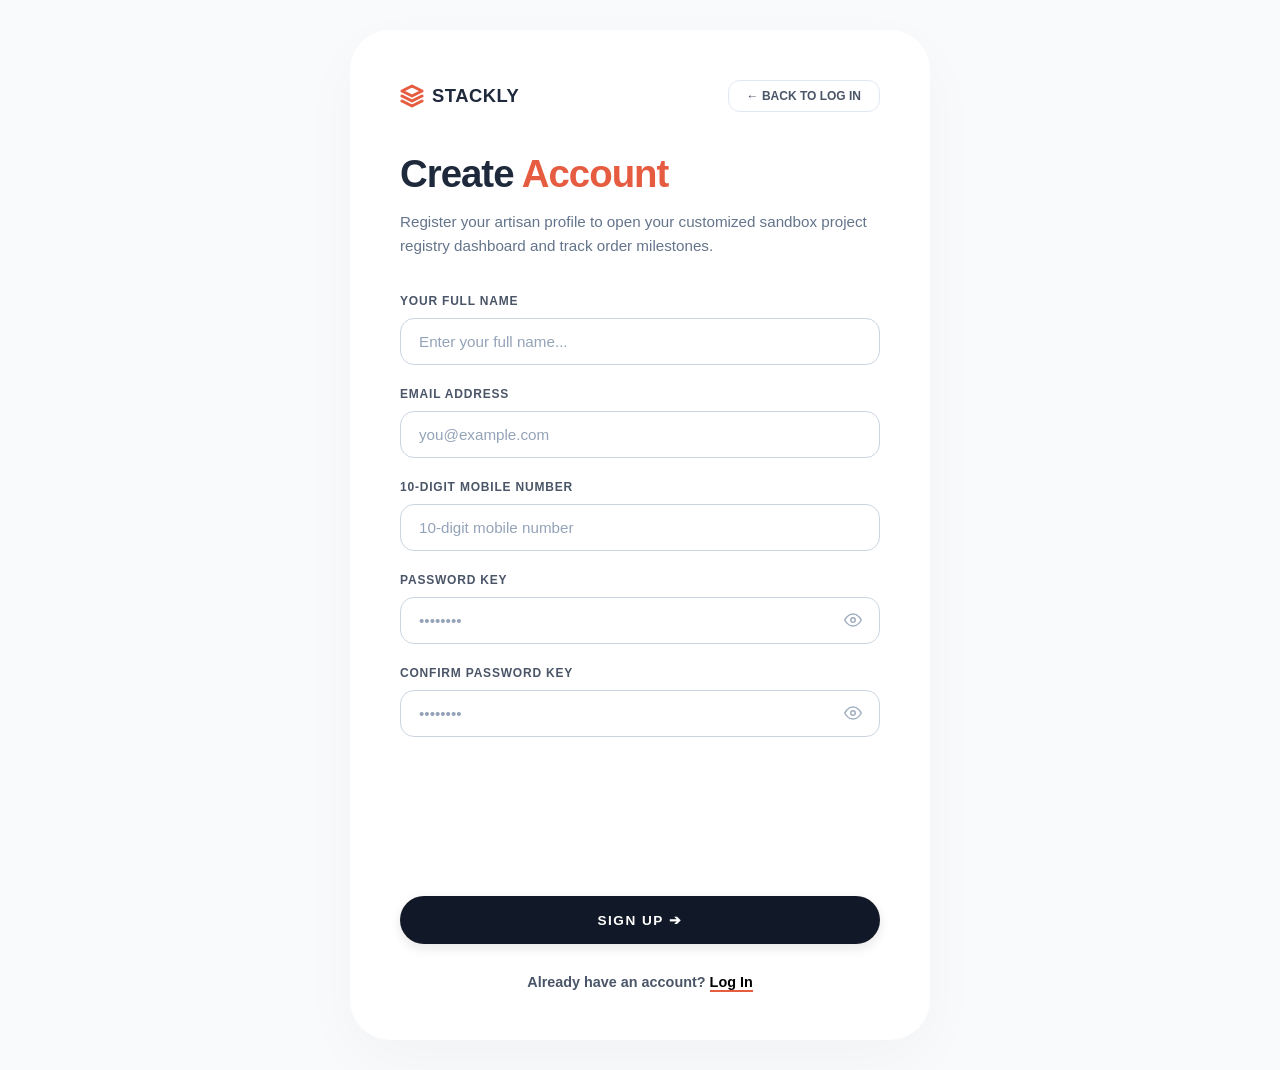
<file: signup.html>
<!DOCTYPE html>
<html lang="en">
<head>
    <meta charset="UTF-8">
    <meta name="viewport" content="width=device-width, initial-scale=1.0">
    <title>Create Account - Stackly</title>
    <link rel="stylesheet" href="style.css">
</head>
<body class="signup-page-body">

    <!-- CORE CARD CONTROLLER WRAPPER LAYER -->
    <main class="signup-card-wrapper">
        <div class="signup-card-inner">
            
            <!-- Top Logo & Navigation Header Row -->
            <header class="signup-card-header">
                <div class="signup-brand-logo">
                    <svg viewBox="0 0 24 24" fill="none" stroke="currentColor" stroke-width="3" stroke-linecap="round" stroke-linejoin="round"><path d="M12 2L2 7l10 5 10-5-10-5zM2 17l10 5 10-5M2 12l10 5 10-5"/></svg>
                    <span>STACKLY</span>
                </div>
                <a href="login.html" class="btn-back-login">← BACK TO LOG IN</a>
            </header>

            <!-- Main Heading Copy Stack -->
            <div class="signup-heading-stack">
                <h1 class="signup-main-title">Create <span class="accent-coral">Account</span></h1>
                <p class="signup-sub-title">Register your artisan profile to open your customized sandbox project registry dashboard and track order milestones.</p>
            </div>

            <!-- Registration Interactive Form -->
            <form id="stackly-secure-signup-form" novalidate>
                
                <!-- Input Block: Full Name -->
                <div class="signup-input-field-group">
                    <label for="signup-name-input" class="signup-field-label">YOUR FULL NAME</label>
                    <input type="text" id="signup-name-input" placeholder="Enter your full name..." autocomplete="off">
                </div>

                <!-- Input Block: Email Address -->
                <div class="signup-input-field-group">
                    <label for="signup-email-input" class="signup-field-label">EMAIL ADDRESS</label>
                    <input type="email" id="signup-email-input" placeholder="you@example.com" autocomplete="off">
                </div>

                <!-- Input Block: Phone Number -->
                <div class="signup-input-field-group">
                    <label for="signup-phone-input" class="signup-field-label">10-DIGIT MOBILE NUMBER</label>
                    <input type="text" id="signup-phone-input" placeholder="10-digit mobile number" maxlength="10" autocomplete="off">
                </div>

                <!-- Input Block: Password Key with Toggle Eye -->
                <div class="signup-input-field-group">
                    <label for="signup-password-input" class="signup-field-label">PASSWORD KEY</label>
                    <div class="signup-password-wrapper">
                        <input type="password" id="signup-password-input" placeholder="••••••••">
                        <button type="button" class="signup-password-eye" onclick="toggleFieldMasking('signup-password-input')" aria-label="Toggle password visibility">
                            <svg viewBox="0 0 24 24" fill="none" stroke="currentColor" stroke-width="2" stroke-linecap="round" stroke-linejoin="round"><path d="M1 12s4-8 11-8 11 8 11 8-4 8-11 8-11-8-11-8z"></path><circle cx="12" cy="12" r="3"></circle></svg>
                        </button>
                    </div>
                </div>

                <!-- Input Block: Confirm Password Key with Toggle Eye -->
                <div class="signup-input-field-group">
                    <label for="signup-confirm-input" class="signup-field-label">CONFIRM PASSWORD KEY</label>
                    <div class="signup-password-wrapper">
                        <input type="password" id="signup-confirm-input" placeholder="••••••••">
                        <button type="button" class="signup-password-eye" onclick="toggleFieldMasking('signup-confirm-input')" aria-label="Toggle password visibility">
                            <svg viewBox="0 0 24 24" fill="none" stroke="currentColor" stroke-width="2" stroke-linecap="round" stroke-linejoin="round"><path d="M1 12s4-8 11-8 11 8 11 8-4 8-11 8-11-8-11-8z"></path><circle cx="12" cy="12" r="3"></circle></svg>
                        </button>
                    </div>
                </div>

                <!-- Universal Warning Error Validation Bubble -->
                <div class="signup-validation-bubble" id="signup-error-bubble">Please fill the fields</div>
                
                <!-- Success Confirmation Banner Toast -->
                <div class="signup-success-toast" id="signup-success-banner">✓ Successfully signed up! Redirecting to login...</div>

                <!-- Primary Action Submit Trigger Button -->
                <button type="submit" class="btn-signup-submit-action">SIGN UP ➔</button>

            </form>

            <!-- Bottom Login Redirection Link Footer Component -->
            <footer class="signup-card-footer-anchor">
                <span>Already have an account?</span> <a href="login.html" class="login-redirect-link">Log In</a>
            </footer>

        </div>
    </main>

  <style>
    /* --- Stackly Minimalist Registration Form Layout --- */
.signup-page-body {
    background-color: #f8fafc; /* Ultra-light clean workspace backdrop */
    margin: 0;
    padding: 0;
    min-height: 100vh;
    display: flex;
    align-items: center;
    justify-content: center;
    font-family: -apple-system, BlinkMacSystemFont, "Segoe UI", Roboto, Helvetica, Arial, sans-serif;
}

.signup-card-wrapper {
    width: 100%;
    padding: 50px 20px 30px 20px; /* Precise top/bottom padding presets */
    display: flex;
    justify-content: center;
}

.signup-card-inner {
    background-color: #ffffff; /* Pristine white card canvas matching your domain styling */
    width: 100%;
    max-width: 580px; /* Exact proportional size mapped from image */
    border-radius: 40px;
    box-shadow: 0 20px 60px rgba(15, 23, 42, 0.03);
    padding: 50px;
    display: flex;
    flex-direction: column;
}

/* Card Header Components */
.signup-card-header {
    display: flex;
    justify-content: space-between;
    align-items: center;
    margin-bottom: 40px;
}

.signup-brand-logo {
    display: flex;
    align-items: center;
    gap: 8px;
    color: #1e293b;
}

.signup-brand-logo svg {
    width: 24px;
    height: 24px;
    color: #e65c40; /* Stackly Core Coral Token */
}

.signup-brand-logo span {
    font-size: 1.15rem;
    font-weight: 900;
    letter-spacing: 0.5px;
}

.btn-back-login {
    background-color: #ffffff;
    border: 1px solid #e2e8f0;
    border-radius: 12px;
    padding: 8px 18px;
    font-size: 0.75rem;
    font-weight: 800;
    color: #4a5568;
    text-decoration: none;
    transition: all 0.25s cubic-bezier(0.16, 1, 0.3, 1);
}

.btn-back-login:hover {
    background-color: #111827;
    color: #ffffff;
    border-color: #111827;
}

/* Header Typography Setup */
.signup-heading-stack {
    margin-bottom: 35px;
}

.signup-main-title {
    font-size: 2.4rem;
    font-weight: 800;
    color: #1e293b;
    margin: 0 0 14px 0;
    letter-spacing: -1px;
}

.signup-main-title .accent-coral {
    color: #e65c40; /* Stackly Brand Coral Accent */
}

.signup-sub-title {
    font-size: 0.95rem;
    color: #64748b;
    line-height: 1.6;
    margin: 0;
    font-weight: 500;
}

/* Form Input Block Structural Alignment Rows */
.signup-input-field-group {
    display: flex;
    flex-direction: column;
    margin-bottom: 22px;
}

.signup-field-label {
    font-size: 0.75rem;
    font-weight: 700;
    color: #4a5568;
    letter-spacing: 0.8px;
    margin-bottom: 10px;
    text-transform: uppercase;
}

.signup-input-field-group input {
    width: 100%;
    background-color: #ffffff;
    border: 1px solid #cbd5e1;
    border-radius: 14px;
    padding: 14px 18px;
    font-size: 0.95rem;
    font-weight: 500;
    color: #1e293b;
    outline: none;
    transition: all 0.25s ease;
}

.signup-input-field-group input:focus {
    border-color: #e65c40; /* Focus halo shifts to brand coral */
    box-shadow: 0 0 0 4px rgba(230, 92, 64, 0.08);
}

.signup-input-field-group input::placeholder {
    color: #94a3b8;
}

/* Password Eye Masking Layer Wrapper */
.signup-password-wrapper {
    position: relative;
    width: 100%;
}

.signup-password-wrapper input {
    padding-right: 50px;
}

.signup-password-eye {
    position: absolute;
    right: 18px;
    top: 50%;
    transform: translateY(-50%);
    background: transparent;
    border: none;
    color: #a0aec0;
    cursor: pointer;
    padding: 0;
    display: inline-flex;
    align-items: center;
}

.signup-password-eye svg {
    width: 18px;
    height: 18px;
    stroke: currentColor;
}

.signup-password-eye:hover {
    color: #e65c40;
}

/* --- Validation Error Warning Alert Bubble --- */
.signup-validation-bubble {
    background-color: #ff4d4d;
    color: #ffffff;
    font-size: 0.85rem;
    font-weight: 700;
    padding: 12px 18px;
    border-radius: 12px;
    box-shadow: 0 6px 16px rgba(255, 77, 77, 0.15);
    margin-bottom: 24px;
    width: 100%;
    text-align: center;
    opacity: 0;
    visibility: hidden;
    transform: translateY(10px);
    transition: opacity 0.3s ease, transform 0.3s ease;
}

.signup-validation-bubble.show-error {
    opacity: 1;
    visibility: visible;
    transform: translateY(0);
}

/* --- Dynamic Success Notification Banner --- */
.signup-success-toast {
    background-color: #22c55e;
    color: #ffffff;
    font-size: 0.9rem;
    font-weight: 700;
    padding: 12px 18px;
    border-radius: 12px;
    box-shadow: 0 6px 16px rgba(34, 197, 94, 0.2);
    margin-bottom: 24px;
    width: 100%;
    text-align: center;
    opacity: 0;
    visibility: hidden;
    transform: translateY(10px);
    transition: opacity 0.3s ease, transform 0.3s ease;
}

.signup-success-toast.show-success {
    opacity: 1;
    visibility: visible;
    transform: translateY(0);
}

@keyframes cardVibrate {
    0%, 100% { transform: translateX(0); }
    20%, 60% { transform: translateX(-6px); }
    40%, 80% { transform: translateX(6px); }
}
.signup-card-inner.vibrate { animation: cardVibrate 0.4s ease-in-out; }

/* Primary Submit Button Element Component */
.btn-signup-submit-action {
    width: 100%;
    background-color: #111827; /* Corporate absolute solid dark charcoal midnight blue */
    color: #ffffff;
    border: none;
    padding: 16px 20px;
    border-radius: 30px;
    font-size: 0.85rem;
    font-weight: 700;
    letter-spacing: 1.5px;
    cursor: pointer;
    margin-top: 10px;
    box-shadow: 0 4px 12px rgba(17, 24, 39, 0.1);
    transition: all 0.3s cubic-bezier(0.16, 1, 0.3, 1);
}

.btn-signup-submit-action:hover {
    background-color: #1f2937;
    transform: translateY(-2px);
    box-shadow: 0 10px 25px rgba(17, 24, 39, 0.15);
}

/* Bottom Redirection Links Footer Component */
.signup-card-footer-anchor {
    text-align: center;
    font-size: 0.9rem;
    font-weight: 600;
    color: #4a5568;
    margin-top: 30px;
}

.login-redirect-link {
    color: #000000;
    font-weight: 700;
    text-decoration: none;
    position: relative;
    padding-bottom: 2px;
}

.login-redirect-link::after {
    content: '';
    position: absolute;
    bottom: 0; left: 0; width: 100%; height: 1.5px;
    background-color: #e65c40; /* Custom solid red-coral underline brand bar line */
}

.login-redirect-link:hover { color: #e65c40; }

/* Full Layout Cross-Device Responsiveness Breakers */
@media (max-width: 580px) {
    .signup-card-inner { padding: 35px 20px; border-radius: 28px; }
    .signup-main-title { font-size: 1.95rem; }
    .btn-signup-submit-action { padding: 14px; font-size: 0.8rem; letter-spacing: 0.8px; }
}

/* ===== SIGNUP PAGE SCROLL FIX ===== */

html {
    height: auto !important;
    min-height: 100%;
    overflow-x: hidden !important;
    overflow-y: auto !important;
    scroll-behavior: auto;
}

body.signup-page-body {
    display: flex;
    flex-direction: column;
    align-items: stretch;
    justify-content: flex-start;

    width: 100%;
    height: auto !important;
    min-height: 100vh;

    margin: 0;
    overflow-x: hidden !important;
    overflow-y: auto !important;
    position: relative;
}

.signup-card-wrapper {
    display: flex;
    flex: 0 0 auto;
    align-items: center;
    justify-content: center;

    width: 100%;
    min-height: 100vh;
    height: auto !important;

    padding: 30px 20px;
    box-sizing: border-box;
}

.signup-card-inner {
    flex-shrink: 0;
    width: 100%;
    max-width: 580px;
    box-sizing: border-box;
}

/* ===== MOBILE SCROLL SUPPORT ===== */

@media (max-width: 580px) {
    .signup-card-wrapper {
        min-height: 100vh;
        height: auto !important;
        padding: 20px 12px;
        align-items: flex-start;
    }

    .signup-card-inner {
        padding: 30px 20px;
        border-radius: 24px;
    }
}

/* ===== SHORT SCREEN SUPPORT ===== */

@media (max-height: 700px) {
    .signup-card-wrapper {
        align-items: flex-start;
        padding-top: 20px;
        padding-bottom: 20px;
    }
}
  </style>

  <script>
    // --- Account Registration Input Filtering & Masking Trigger Controls Script ---
document.addEventListener("DOMContentLoaded", () => {
    
    const signupForm = document.getElementById("stackly-secure-signup-form");
    const nameInput = document.getElementById("signup-name-input");
    const emailInput = document.getElementById("signup-email-input");
    const phoneInput = document.getElementById("signup-phone-input");
    const passwordInput = document.getElementById("signup-password-input");
    const confirmInput = document.getElementById("signup-confirm-input");
    
    const errorBubble = document.getElementById("signup-error-bubble");
    const successToast = document.getElementById("signup-success-banner");
    const containerWrapper = document.querySelector(".signup-card-inner");

    // =============================================================
    // REGEX CHARACTER PROTECTION TRACKS (NATIVE INPUT FILTERING)
    // =============================================================
    
    // Guard A: Name Field - Disallow all numerical digits on key entry
    if (nameInput) {
        nameInput.addEventListener("input", function() {
            this.value = this.value.replace(/[0-9]/g, "");
        });
    }

    // Guard B: Phone Field - Disallow all alphabetical character strings text on key entry
    if (phoneInput) {
        phoneInput.addEventListener("input", function() {
            this.value = this.value.replace(/[^0-9]/g, "");
        });
    }

    // =============================================================
    // INTAKE CHECKS SUBMISSION VALIDATION ACCURACY MATRIX
    // =============================================================
    if (signupForm && errorBubble && successToast && containerWrapper) {
        signupForm.addEventListener("submit", (event) => {
            event.preventDefault(); // Hold original execution paths
            
            const nameVal = nameInput ? nameInput.value.trim() : "";
            const emailVal = emailInput ? emailInput.value.trim() : "";
            const phoneVal = phoneInput ? phoneInput.value.trim() : "";
            const passVal = passwordInput ? passwordInput.value : "";
            const confirmVal = confirmInput ? confirmInput.value : "";

            // Check if any field boundary context input remains empty
            if (nameVal === "" || emailVal === "" || phoneVal === "" || passVal === "" || confirmVal === "") {
                successToast.classList.remove("show-success");
                containerWrapper.classList.add("vibrate");
                errorBubble.classList.add("show-error");
                
                setTimeout(() => { containerWrapper.classList.remove("vibrate"); }, 400);
                return;
            }

            // Check if passwords pair balances exactly
            if (passVal !== confirmVal) {
                successToast.classList.remove("show-success");
                errorBubble.textContent = "Passwords do not match!";
                containerWrapper.classList.add("vibrate");
                errorBubble.classList.add("show-error");
                
                setTimeout(() => { containerWrapper.classList.remove("vibrate"); }, 400);
                return;
            }

            // All validation parameters check pass successfully -> fire success overlay toast banner
            errorBubble.classList.remove("show-error");
            successToast.classList.add("show-success");
            
            const submitBtn = signupForm.querySelector(".btn-signup-submit-action");
            if (submitBtn) submitBtn.disabled = true;

            // Route safely back to login layout page structure after 1.8 seconds delay
            setTimeout(() => {
                window.location.href = "login.html";
            }, 1800);
        });

        // Hide warning alert bubbles instantly the moment a user resumes input edits
        [nameInput, emailInput, phoneInput, passwordInput, confirmInput].forEach(inputNode => {
            if (inputNode) {
                inputNode.addEventListener("input", () => {
                    errorBubble.classList.remove("show-error");
                    errorBubble.textContent = "Please fill the fields"; // Reset message string back to default template rules
                });
            }
        });
    }
});

/**
 * Universal Masking Visibility Unmask Eye Icon Click Helper
 * @param {String} fieldId 
 */
function toggleFieldMasking(fieldId) {
    const specifiedField = document.getElementById(fieldId);
    if (specifiedField) {
        const isCurrentTypePassword = specifiedField.getAttribute("type") === "password";
        specifiedField.setAttribute("type", isCurrentTypePassword ? "text" : "password");
    }
}

  </script>
</body>
</html>
</file>
<file: style.css>
/* --- Core Reset & Styling --- */
* {
    margin: 0;
    padding: 0;
    box-sizing: border-box;
    font-family: 'Segoe UI', Tahoma, Geneva, Verdana, sans-serif;
}

body {
    background-color: #f7f9fc;
    overflow: hidden; /* Prevents scrolling while loading */
}

/* --- Subdued & Softer Premium Background Layout --- */
#preloader {
    position: fixed;
    top: 0;
    left: 0;
    width: 100vw;
    height: 100vh;
    /* Softened, deep pastel coral-terracotta gradient */
    background: linear-gradient(135deg, #e65c40, #cf3e5d); 
    display: flex;
    flex-direction: column;
    justify-content: center;
    align-items: center;
    z-index: 9999;
    transition: opacity 0.5s ease, visibility 0.5s ease;
    overflow: hidden;
}

/* --- Floating Background Icons --- */
.bg-icon {
    position: absolute;
    /* Subtle transparency so they don't overpower the screen */
    color: rgba(255, 255, 255, 0.1); 
    font-size: 2rem;
    animation: floatAround 6s ease-in-out infinite alternate;
    pointer-events: none;
}

/* Position floating elements responsively across the canvas */
.bg-icon:nth-child(1) { top: 15%; left: 15%; animation-delay: 0s; }
.bg-icon:nth-child(2) { top: 20%; right: 20%; animation-delay: 1s; }
.bg-icon:nth-child(3) { bottom: 20%; left: 20%; animation-delay: 2s; }
.bg-icon:nth-child(4) { bottom: 15%; right: 15%; animation-delay: 3s; }
.bg-icon:nth-child(5) { top: 50%; left: 8%; animation-delay: 1.5s; font-size: 1.5rem; }
.bg-icon:nth-child(6) { top: 45%; right: 8%; animation-delay: 2.5s; font-size: 1.5rem; }

@keyframes floatAround {
    0% { transform: translateY(0) rotate(0deg); }
    100% { transform: translateY(-20px) rotate(15deg); }
}

/* --- Main Animation Container --- */
.loader-content {
    text-align: center;
    position: relative;
    z-index: 10;
    width: 90%;
    max-width: 400px;
}

/* --- Vector Scooter Branding --- */
.scooter-wrapper {
    position: relative;
    width: 120px;
    height: 120px;
    margin: 0 auto 20px auto;
    animation: driveBounce 0.3s ease-in-out infinite alternate;
}

/* Inline SVG Vector Scooter for lightweight, sharp responsive scaling */
.scooter-svg {
    width: 100%;
    height: 100%;
    fill: #ffffff;
}

/* Speed lines behind the scooter */
.speed-lines {
    position: absolute;
    top: 50%;
    left: -30px;
    width: 30px;
    height: 2px;
    background: rgba(255, 255, 255, 0.6);
    box-shadow: 0 8px 0 rgba(255, 255, 255, 0.6), 0 -8px 0 rgba(255, 255, 255, 0.6);
    animation: wind 0.2s linear infinite;
}

@keyframes driveBounce {
    0% { transform: translateY(0); }
    100% { transform: translateY(-4px); }
}

@keyframes wind {
    0% { transform: translateX(0); opacity: 1; }
    100% { transform: translateX(-10px); opacity: 0; }
}

/* --- Brand Typography --- */
.brand-name {
    color: #ffffff;
    font-size: 2.5rem;
    font-weight: 800;
    letter-spacing: 2px;
    margin-bottom: 5px;
    text-shadow: 0 4px 10px rgba(0, 0, 0, 0.1);
}

.tagline {
    color: rgba(255, 255, 255, 0.9);
    font-size: 1rem;
    font-weight: 400;
    letter-spacing: 1px;
}

/* --- Progress Bar --- */
.progress-bar-container {
    width: 60%;
    height: 4px;
    background: rgba(255, 255, 255, 0.3);
    border-radius: 10px;
    margin: 25px auto 0 auto;
    overflow: hidden;
}

.progress-bar {
    width: 0%;
    height: 100%;
    background: #ffffff;
    border-radius: 10px;
    transition: width 2s linear; /* Matches the 2-second constraint exactly */
}

/* --- Hide State --- */
.hide-preloader {
    opacity: 0;
    visibility: hidden;
}

/* --- Responsive Tweaks --- */
@media (max-width: 480px) {
    .brand-name { font-size: 2rem; }
    .tagline { font-size: 0.9rem; }
    .scooter-wrapper { width: 100px; height: 100px; }
    .bg-icon { font-size: 1.5rem; }
}

/* --- Dummy Homepage Content Styling --- */
.main-content {
    padding: 40px 20px;
    text-align: center;
}

/* --- Global Theme & Variables --- */
:root {
    --primary-color: #e65c40; /* Soft premium coral tone */
    --text-dark: #2d3748;
    --text-light: #718096;
    --white: #ffffff;
    --transition-fast: 0.3s ease;
}

* {
    margin: 0;
    padding: 0;
    box-sizing: border-box;
    font-family: 'Segoe UI', Tahoma, Geneva, Verdana, sans-serif;
}

body {
    background-color: #f7f9fc;
}

/* Background lock configuration when mobile menu is active */
body.no-scroll {
    overflow: hidden !important;
}

/* --- Header Layout Structure --- */
.main-header {
    background-color: var(--white);
    box-shadow: 0 2px 10px rgba(0, 0, 0, 0.05);
    position: sticky;
    top: 0;
    left: 0;
    width: 100%;
    z-index: 100;
}

.header-container {
    max-width: 1200px;
    margin: 0 auto;
    padding: 15px 20px;
    display: flex;
    align-items: center;
    justify-content: space-between;
}

.logo-container {
    display: flex;
    align-items: center;
    text-decoration: none;
}

.brand-logo {
    height: 40px;
    object-fit: contain;
    cursor: pointer;
}

/* --- Desktop Nav Center Alignment --- */
.nav-menu {
    display: flex;
    gap: 30px;
    align-items: center;
}

.nav-link {
    text-decoration: none;
    color: var(--text-light);
    font-weight: 500;
    font-size: 1rem;
    transition: color var(--transition-fast);
}

.nav-link:hover, .nav-link.active {
    color: var(--primary-color);
}

/* --- Right Structural Actions Layout --- */
.header-actions {
    display: flex;
    align-items: center;
    gap: 20px;
}

.btn-auth {
    background-color: var(--primary-color);
    color: var(--white);
    border: none;
    padding: 10px 22px;
    border-radius: 25px;
    font-weight: 600;
    cursor: pointer;
    transition: transform var(--transition-fast), background-color var(--transition-fast);
}

.btn-auth:hover {
    background-color: #cf3e5d;
    transform: translateY(-1px);
}

/* --- Vector Icons Optimization --- */
.cart-icon-btn, .hamburger-btn, .close-drawer-btn {
    background: none;
    border: none;
    color: var(--text-dark);
    text-decoration: none;
    display: inline-flex;
    align-items: center;
    justify-content: center;
    cursor: pointer;
    transition: color var(--transition-fast);
}

.cart-icon-btn {
    position: relative;
    width: 32px;
    height: 32px;
}

.header-svg-icon {
    width: 24px;
    height: 24px;
    stroke: currentColor; /* Matches parent color tokens dynamically */
}

.cart-icon-btn:hover, .hamburger-btn:hover {
    color: var(--primary-color);
}

.cart-badge {
    position: absolute;
    top: -4px;
    right: -6px;
    background-color: var(--primary-color);
    color: var(--white);
    font-size: 0.7rem;
    font-weight: 700;
    width: 18px;
    height: 18px;
    border-radius: 50%;
    display: flex;
    align-items: center;
    justify-content: center;
}

.hamburger-btn {
    display: none; /* Hidden on desktop screens */
}

/* --- Responsive Mobile Side Drawer (75% Width) --- */
.mobile-drawer-overlay {
    position: fixed;
    top: 0;
    left: 0;
    width: 100vw;
    height: 100vh;
    background-color: rgba(0, 0, 0, 0.4);
    z-index: 998;
    opacity: 0;
    visibility: hidden;
    transition: opacity var(--transition-fast);
}

.mobile-drawer-overlay.active {
    opacity: 1;
    visibility: visible;
}

.mobile-drawer {
    position: fixed;
    top: 0;
    right: -75%; /* Completely hidden offscreen by default */
    width: 75%;  /* Constrained to exactly 75% screen width */
    height: 100vh;
    background-color: var(--white);
    z-index: 999;
    box-shadow: -4px 0 15px rgba(0, 0, 0, 0.1);
    display: flex;
    flex-direction: column;
    padding: 24px;
    transition: right var(--transition-fast);
}

.mobile-drawer.active {
    right: 0; /* Slide into viewport layout */
}

.drawer-header {
    display: flex;
    justify-content: space-between;
    align-items: center;
    margin-bottom: 40px;
}

.drawer-brand {
    font-size: 1.5rem;
    font-weight: 800;
    color: var(--primary-color);
}

.mobile-nav-menu {
    display: flex;
    flex-direction: column;
    gap: 20px;
}

.mobile-nav-link {
    text-decoration: none;
    color: var(--text-dark);
    font-size: 1.15rem;
    font-weight: 500;
    padding-bottom: 8px;
    border-bottom: 1px solid #f0f4f8;
}

.mobile-nav-link.active, .mobile-nav-link:hover {
    color: var(--primary-color);
}

.drawer-footer {
    margin-top: auto;
}

.btn-auth-mobile {
    width: 100%;
    background-color: var(--primary-color);
    color: var(--white);
    border: none;
    padding: 12px;
    border-radius: 8px;
    font-weight: 600;
    font-size: 1rem;
    cursor: pointer;
}

.main-content {
    max-width: 1200px;
    margin: 40px auto;
    padding: 0 20px;
    text-align: center;
}

/* --- Media Breakpoint --- */
@media (max-width: 768px) {
    .nav-menu, .btn-auth {
        display: none; /* Hide standard structural navigation components */
    }

    .hamburger-btn {
        display: inline-flex; /* Reveal drawer trigger */
    }
}
</file>
